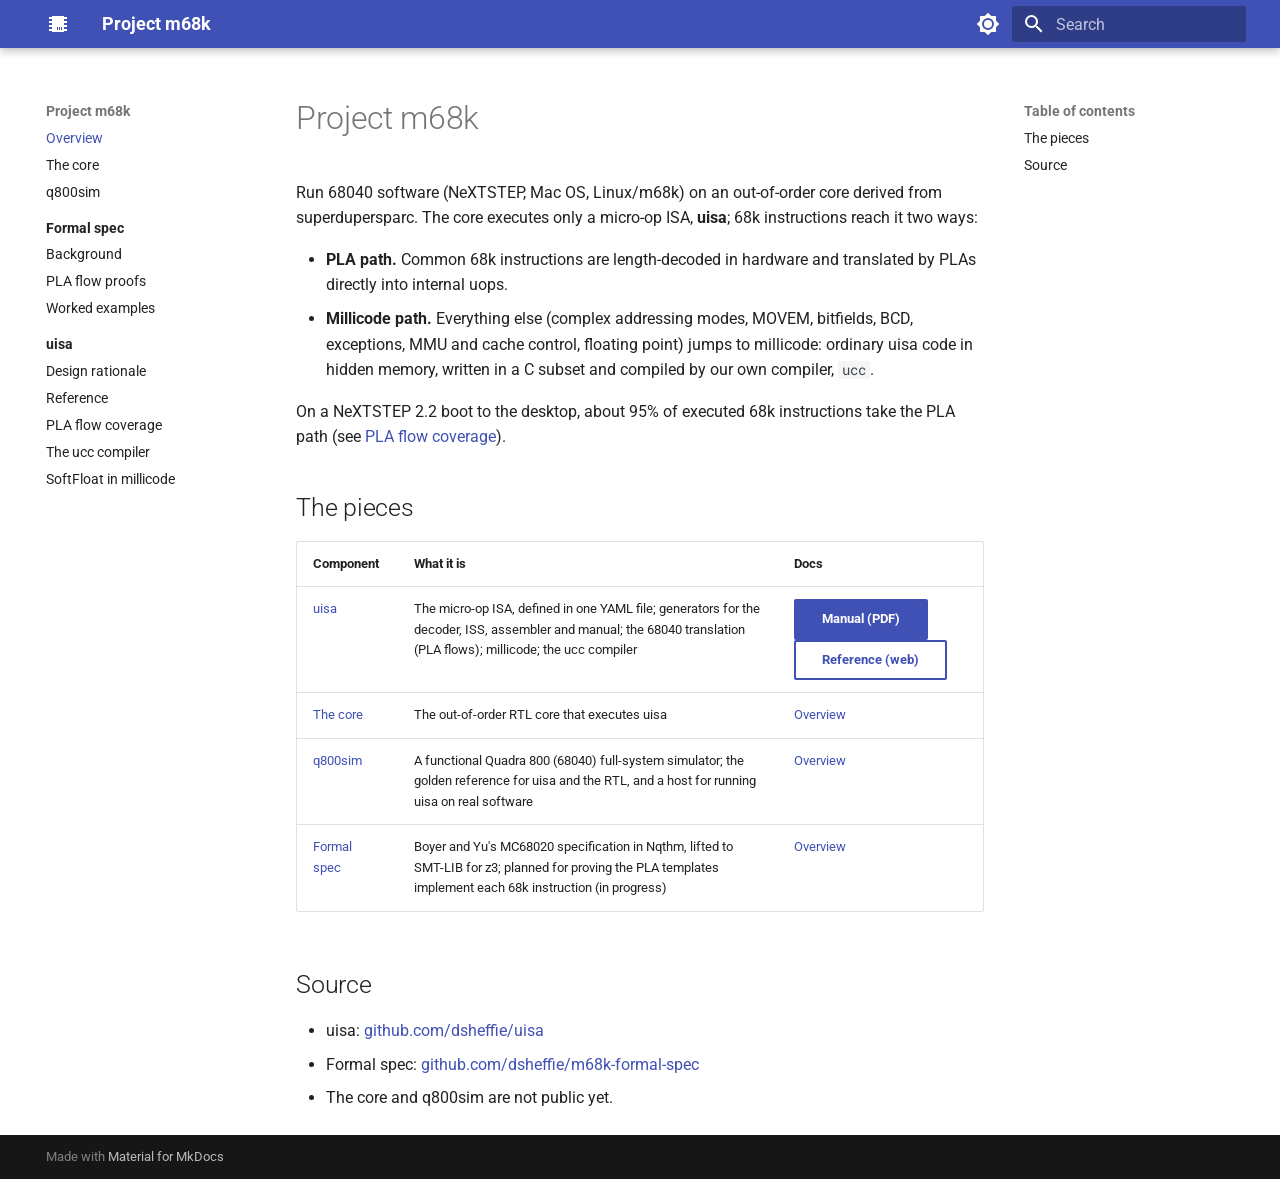
<file: index.html>
<!doctype html>
<html lang="en" class="no-js">
  <head>
    
      <meta charset="utf-8">
      <meta name="viewport" content="width=device-width,initial-scale=1">
      
        <meta name="description" content="A 68040 on an out-of-order core: the uisa micro-op ISA, its millicode and compiler, the core, and the q800sim reference simulator.">
      
      
      
        <link rel="canonical" href="https://dsheffie.github.io/m68k-project/">
      
      
      
        <link rel="next" href="core/">
      
      
        
      
      
      <link rel="icon" href="assets/images/favicon.png">
      <meta name="generator" content="mkdocs-1.6.1, mkdocs-material-9.8.2">
    
    
      
        <title>Project m68k</title>
      
    
    
      <link rel="stylesheet" href="assets/stylesheets/main.57a0d79d.min.css">
      
        
        <link rel="stylesheet" href="assets/stylesheets/palette.fb2fffe2.min.css">
      
      


    
    
      
    
    
      
        
        
        <link rel="preconnect" href="https://fonts.gstatic.com" crossorigin>
        <link rel="stylesheet" href="https://fonts.googleapis.com/css?family=Roboto:300,300i,400,400i,700,700i%7CRoboto+Mono:400,400i,700,700i&display=fallback">
        <style>:root{--md-text-font:"Roboto";--md-code-font:"Roboto Mono"}</style>
      
    
    
      <link rel="stylesheet" href="stylesheets/extra.css">
    
    <script>__md_scope=new URL(".",location),__md_hash=e=>[...e].reduce(((e,_)=>(e<<5)-e+_.charCodeAt(0)),0),__md_get=(e,_=localStorage,t=__md_scope)=>JSON.parse(_.getItem(t.pathname+"."+e)),__md_set=(e,_,t=localStorage,a=__md_scope)=>{try{t.setItem(a.pathname+"."+e,JSON.stringify(_))}catch(e){}}</script>
    
      

    
    
  </head>
  
  
    
    
      
    
    
    
    
    <body dir="ltr" data-md-color-scheme="default" data-md-color-primary="indigo" data-md-color-accent="amber">
  
    
    <input class="md-toggle" data-md-toggle="drawer" type="checkbox" id="__drawer" autocomplete="off">
    <input class="md-toggle" data-md-toggle="search" type="checkbox" id="__search" autocomplete="off">
    <label class="md-overlay" for="__drawer"></label>
    <div data-md-component="skip">
      
        
        <a href="#project-m68k" class="md-skip">
          Skip to content
        </a>
      
    </div>
    <div data-md-component="announce">
      
    </div>
    
    
      

  

<header class="md-header md-header--shadow" data-md-component="header">
  <nav class="md-header__inner md-grid" aria-label="Header">
    <a href="." title="Project m68k" class="md-header__button md-logo" aria-label="Project m68k" data-md-component="logo">
      
  
  <svg xmlns="http://www.w3.org/2000/svg" viewBox="0 0 24 24"><path d="M6 4h12v1h3v2h-3v2h3v2h-3v2h3v2h-3v2h3v2h-3v1H6v-1H3v-2h3v-2H3v-2h3v-2H3V9h3V7H3V5h3zm5 11v3h1v-3zm2 0v3h1v-3zm2 0v3h1v-3z"/></svg>

    </a>
    <label class="md-header__button md-icon" for="__drawer">
      
      <svg xmlns="http://www.w3.org/2000/svg" viewBox="0 0 24 24"><path d="M3 6h18v2H3zm0 5h18v2H3zm0 5h18v2H3z"/></svg>
    </label>
    <div class="md-header__title" data-md-component="header-title">
      <div class="md-header__ellipsis">
        <div class="md-header__topic">
          <span class="md-ellipsis">
            Project m68k
          </span>
        </div>
        <div class="md-header__topic" data-md-component="header-topic">
          <span class="md-ellipsis">
            
              Overview
            
          </span>
        </div>
      </div>
    </div>
    
      
        <form class="md-header__option" data-md-component="palette">
  
    
    
    
    <input class="md-option" data-md-color-media="" data-md-color-scheme="default" data-md-color-primary="indigo" data-md-color-accent="amber"  aria-label="Switch to dark mode"  type="radio" name="__palette" id="__palette_0">
    
      <label class="md-header__button md-icon" title="Switch to dark mode" for="__palette_1" hidden>
        <svg xmlns="http://www.w3.org/2000/svg" viewBox="0 0 24 24"><path d="M12 8a4 4 0 0 0-4 4 4 4 0 0 0 4 4 4 4 0 0 0 4-4 4 4 0 0 0-4-4m0 10a6 6 0 0 1-6-6 6 6 0 0 1 6-6 6 6 0 0 1 6 6 6 6 0 0 1-6 6m8-9.31V4h-4.69L12 .69 8.69 4H4v4.69L.69 12 4 15.31V20h4.69L12 23.31 15.31 20H20v-4.69L23.31 12z"/></svg>
      </label>
    
  
    
    
    
    <input class="md-option" data-md-color-media="" data-md-color-scheme="slate" data-md-color-primary="indigo" data-md-color-accent="amber"  aria-label="Switch to light mode"  type="radio" name="__palette" id="__palette_1">
    
      <label class="md-header__button md-icon" title="Switch to light mode" for="__palette_0" hidden>
        <svg xmlns="http://www.w3.org/2000/svg" viewBox="0 0 24 24"><path d="M12 18c-.89 0-1.74-.2-2.5-.55C11.56 16.5 13 14.42 13 12s-1.44-4.5-3.5-5.45C10.26 6.2 11.11 6 12 6a6 6 0 0 1 6 6 6 6 0 0 1-6 6m8-9.31V4h-4.69L12 .69 8.69 4H4v4.69L.69 12 4 15.31V20h4.69L12 23.31 15.31 20H20v-4.69L23.31 12z"/></svg>
      </label>
    
  
</form>
      
    
    
      <script>var palette=__md_get("__palette");if(palette&&palette.color){if("(prefers-color-scheme)"===palette.color.media){var media=matchMedia("(prefers-color-scheme: light)"),input=document.querySelector(media.matches?"[data-md-color-media='(prefers-color-scheme: light)']":"[data-md-color-media='(prefers-color-scheme: dark)']");palette.color.media=input.getAttribute("data-md-color-media"),palette.color.scheme=input.getAttribute("data-md-color-scheme"),palette.color.primary=input.getAttribute("data-md-color-primary"),palette.color.accent=input.getAttribute("data-md-color-accent")}for(var[key,value]of Object.entries(palette.color))document.body.setAttribute("data-md-color-"+key,value)}</script>
    
    
    
      
      
        <label class="md-header__button md-icon" for="__search">
          
          <svg xmlns="http://www.w3.org/2000/svg" viewBox="0 0 24 24"><path d="M9.5 3A6.5 6.5 0 0 1 16 9.5c0 1.61-.59 3.09-1.56 4.23l.27.27h.79l5 5-1.5 1.5-5-5v-.79l-.27-.27A6.52 6.52 0 0 1 9.5 16 6.5 6.5 0 0 1 3 9.5 6.5 6.5 0 0 1 9.5 3m0 2C7 5 5 7 5 9.5S7 14 9.5 14 14 12 14 9.5 12 5 9.5 5"/></svg>
        </label>
        <div class="md-search" data-md-component="search" role="dialog">
  <label class="md-search__overlay" for="__search"></label>
  <div class="md-search__inner" role="search">
    <form class="md-search__form" name="search">
      <input type="text" class="md-search__input" name="query" aria-label="Search" placeholder="Search" autocapitalize="off" autocorrect="off" autocomplete="off" spellcheck="false" data-md-component="search-query" required>
      <label class="md-search__icon md-icon" for="__search">
        
        <svg xmlns="http://www.w3.org/2000/svg" viewBox="0 0 24 24"><path d="M9.5 3A6.5 6.5 0 0 1 16 9.5c0 1.61-.59 3.09-1.56 4.23l.27.27h.79l5 5-1.5 1.5-5-5v-.79l-.27-.27A6.52 6.52 0 0 1 9.5 16 6.5 6.5 0 0 1 3 9.5 6.5 6.5 0 0 1 9.5 3m0 2C7 5 5 7 5 9.5S7 14 9.5 14 14 12 14 9.5 12 5 9.5 5"/></svg>
        
        <svg xmlns="http://www.w3.org/2000/svg" viewBox="0 0 24 24"><path d="M20 11v2H8l5.5 5.5-1.42 1.42L4.16 12l7.92-7.92L13.5 5.5 8 11z"/></svg>
      </label>
      <nav class="md-search__options" aria-label="Search">
        
        <button type="reset" class="md-search__icon md-icon" title="Clear" aria-label="Clear" tabindex="-1">
          
          <svg xmlns="http://www.w3.org/2000/svg" viewBox="0 0 24 24"><path d="M19 6.41 17.59 5 12 10.59 6.41 5 5 6.41 10.59 12 5 17.59 6.41 19 12 13.41 17.59 19 19 17.59 13.41 12z"/></svg>
        </button>
      </nav>
      
    </form>
    <div class="md-search__output">
      <div class="md-search__scrollwrap" tabindex="0" data-md-scrollfix>
        <div class="md-search-result" data-md-component="search-result">
          <div class="md-search-result__meta">
            Initializing search
          </div>
          <ol class="md-search-result__list" role="presentation"></ol>
        </div>
      </div>
    </div>
  </div>
</div>
      
    
    
  </nav>
  
</header>
    
    <div class="md-container" data-md-component="container">
      
      
        
          
        
      
      <main class="md-main" data-md-component="main">
        <div class="md-main__inner md-grid">
          
            
              
              <div class="md-sidebar md-sidebar--primary" data-md-component="sidebar" data-md-type="navigation" >
                <div class="md-sidebar__scrollwrap">
                  <div class="md-sidebar__inner">
                    



<nav class="md-nav md-nav--primary" aria-label="Navigation" data-md-level="0">
  <label class="md-nav__title" for="__drawer">
    <a href="." title="Project m68k" class="md-nav__button md-logo" aria-label="Project m68k" data-md-component="logo">
      
  
  <svg xmlns="http://www.w3.org/2000/svg" viewBox="0 0 24 24"><path d="M6 4h12v1h3v2h-3v2h3v2h-3v2h3v2h-3v2h3v2h-3v1H6v-1H3v-2h3v-2H3v-2h3v-2H3V9h3V7H3V5h3zm5 11v3h1v-3zm2 0v3h1v-3zm2 0v3h1v-3z"/></svg>

    </a>
    Project m68k
  </label>
  
  <ul class="md-nav__list" data-md-scrollfix>
    
      
      
  
  
    
  
  
  
    <li class="md-nav__item md-nav__item--active">
      
      <input class="md-nav__toggle md-toggle" type="checkbox" id="__toc">
      
      
        
      
      
        <label class="md-nav__link md-nav__link--active" for="__toc">
          
  
  
  <span class="md-ellipsis">
    
  
    Overview
  

    
  </span>
  
  

          <span class="md-nav__icon md-icon"></span>
        </label>
      
      <a href="." class="md-nav__link md-nav__link--active">
        
  
  
  <span class="md-ellipsis">
    
  
    Overview
  

    
  </span>
  
  

      </a>
      
        

<nav class="md-nav md-nav--secondary" aria-label="Table of contents">
  
  
  
    
  
  
    <label class="md-nav__title" for="__toc">
      <span class="md-nav__icon md-icon"></span>
      Table of contents
    </label>
    <ul class="md-nav__list" data-md-component="toc" data-md-scrollfix>
      
        <li class="md-nav__item">
  <a href="#the-pieces" class="md-nav__link">
    <span class="md-ellipsis">
      
        The pieces
      
    </span>
  </a>
  
</li>
      
        <li class="md-nav__item">
  <a href="#source" class="md-nav__link">
    <span class="md-ellipsis">
      
        Source
      
    </span>
  </a>
  
</li>
      
    </ul>
  
</nav>
      
    </li>
  

    
      
      
  
  
  
  
    <li class="md-nav__item">
      <a href="core/" class="md-nav__link">
        
  
  
  <span class="md-ellipsis">
    
  
    The core
  

    
  </span>
  
  

      </a>
    </li>
  

    
      
      
  
  
  
  
    <li class="md-nav__item">
      <a href="q800sim/" class="md-nav__link">
        
  
  
  <span class="md-ellipsis">
    
  
    q800sim
  

    
  </span>
  
  

      </a>
    </li>
  

    
      
      
  
  
  
  
    
    
      
        
          
        
      
        
      
        
      
        
      
    
    
    
      
        
        
      
    
    
    <li class="md-nav__item md-nav__item--section md-nav__item--nested">
      
        
        
        <input class="md-nav__toggle md-toggle " type="checkbox" id="__nav_4" >
        
          
          <div class="md-nav__link md-nav__container">
            <a href="formal-spec/" class="md-nav__link ">
              
  
  
  <span class="md-ellipsis">
    
  
    Formal spec
  

    
  </span>
  
  

            </a>
            
              
              <label class="md-nav__link " for="__nav_4" id="__nav_4_label" tabindex="">
                <span class="md-nav__icon md-icon"></span>
              </label>
            
          </div>
        
        <nav class="md-nav" data-md-level="1" aria-labelledby="__nav_4_label" aria-expanded="false">
          <label class="md-nav__title" for="__nav_4">
            <span class="md-nav__icon md-icon"></span>
            
  
    Formal spec
  

          </label>
          <ul class="md-nav__list" data-md-scrollfix>
            
              
            
              
                
  
  
  
  
    <li class="md-nav__item">
      <a href="formal-spec/background/" class="md-nav__link">
        
  
  
  <span class="md-ellipsis">
    
  
    Background
  

    
  </span>
  
  

      </a>
    </li>
  

              
            
              
                
  
  
  
  
    <li class="md-nav__item">
      <a href="formal-spec/pla/" class="md-nav__link">
        
  
  
  <span class="md-ellipsis">
    
  
    PLA flow proofs
  

    
  </span>
  
  

      </a>
    </li>
  

              
            
              
                
  
  
  
  
    <li class="md-nav__item">
      <a href="formal-spec/examples/" class="md-nav__link">
        
  
  
  <span class="md-ellipsis">
    
  
    Worked examples
  

    
  </span>
  
  

      </a>
    </li>
  

              
            
          </ul>
        </nav>
      
    </li>
  

    
      
      
  
  
  
  
    
    
      
        
          
        
      
        
      
        
      
        
      
        
      
        
      
    
    
    
      
        
        
      
    
    
    <li class="md-nav__item md-nav__item--section md-nav__item--nested">
      
        
        
        <input class="md-nav__toggle md-toggle " type="checkbox" id="__nav_5" >
        
          
          <div class="md-nav__link md-nav__container">
            <a href="uisa/" class="md-nav__link ">
              
  
  
  <span class="md-ellipsis">
    
  
    uisa
  

    
  </span>
  
  

            </a>
            
              
              <label class="md-nav__link " for="__nav_5" id="__nav_5_label" tabindex="">
                <span class="md-nav__icon md-icon"></span>
              </label>
            
          </div>
        
        <nav class="md-nav" data-md-level="1" aria-labelledby="__nav_5_label" aria-expanded="false">
          <label class="md-nav__title" for="__nav_5">
            <span class="md-nav__icon md-icon"></span>
            
  
    uisa
  

          </label>
          <ul class="md-nav__list" data-md-scrollfix>
            
              
            
              
                
  
  
  
  
    <li class="md-nav__item">
      <a href="uisa/rationale/" class="md-nav__link">
        
  
  
  <span class="md-ellipsis">
    
  
    Design rationale
  

    
  </span>
  
  

      </a>
    </li>
  

              
            
              
                
  
  
  
  
    <li class="md-nav__item">
      <a href="uisa/reference/" class="md-nav__link">
        
  
  
  <span class="md-ellipsis">
    
  
    Reference
  

    
  </span>
  
  

      </a>
    </li>
  

              
            
              
                
  
  
  
  
    <li class="md-nav__item">
      <a href="uisa/flows/" class="md-nav__link">
        
  
  
  <span class="md-ellipsis">
    
  
    PLA flow coverage
  

    
  </span>
  
  

      </a>
    </li>
  

              
            
              
                
  
  
  
  
    <li class="md-nav__item">
      <a href="uisa/ucc/" class="md-nav__link">
        
  
  
  <span class="md-ellipsis">
    
  
    The ucc compiler
  

    
  </span>
  
  

      </a>
    </li>
  

              
            
              
                
  
  
  
  
    <li class="md-nav__item">
      <a href="uisa/softfloat/" class="md-nav__link">
        
  
  
  <span class="md-ellipsis">
    
  
    SoftFloat in millicode
  

    
  </span>
  
  

      </a>
    </li>
  

              
            
          </ul>
        </nav>
      
    </li>
  

    
  </ul>
</nav>
                  </div>
                </div>
              </div>
            
            
              
              <div class="md-sidebar md-sidebar--secondary" data-md-component="sidebar" data-md-type="toc" >
                <div class="md-sidebar__scrollwrap">
                  <div class="md-sidebar__inner">
                    

<nav class="md-nav md-nav--secondary" aria-label="Table of contents">
  
  
  
    
  
  
    <label class="md-nav__title" for="__toc">
      <span class="md-nav__icon md-icon"></span>
      Table of contents
    </label>
    <ul class="md-nav__list" data-md-component="toc" data-md-scrollfix>
      
        <li class="md-nav__item">
  <a href="#the-pieces" class="md-nav__link">
    <span class="md-ellipsis">
      
        The pieces
      
    </span>
  </a>
  
</li>
      
        <li class="md-nav__item">
  <a href="#source" class="md-nav__link">
    <span class="md-ellipsis">
      
        Source
      
    </span>
  </a>
  
</li>
      
    </ul>
  
</nav>
                  </div>
                </div>
              </div>
            
          
          
            <div class="md-content" data-md-component="content">
              
              <article class="md-content__inner md-typeset">
                
                  



<h1 id="project-m68k">Project m68k<a class="headerlink" href="#project-m68k" title="Permanent link">&para;</a></h1>
<p>Run 68040 software (NeXTSTEP, Mac OS, Linux/m68k) on an out-of-order core
derived from superdupersparc. The core executes only a micro-op ISA, <strong>uisa</strong>;
68k instructions reach it two ways:</p>
<ul>
<li><strong>PLA path.</strong> Common 68k instructions are length-decoded in hardware and
  translated by PLAs directly into internal uops.</li>
<li><strong>Millicode path.</strong> Everything else (complex addressing modes, MOVEM,
  bitfields, BCD, exceptions, MMU and cache control, floating point) jumps to
  millicode: ordinary uisa code in hidden memory, written in a C subset and
  compiled by our own compiler, <code>ucc</code>.</li>
</ul>
<p>On a NeXTSTEP 2.2 boot to the desktop, about 95% of executed 68k instructions
take the PLA path (see <a href="uisa/flows/">PLA flow coverage</a>).</p>
<h2 id="the-pieces">The pieces<a class="headerlink" href="#the-pieces" title="Permanent link">&para;</a></h2>
<table>
<thead>
<tr>
<th>Component</th>
<th>What it is</th>
<th>Docs</th>
</tr>
</thead>
<tbody>
<tr>
<td><a href="uisa/">uisa</a></td>
<td>The micro-op ISA, defined in one YAML file; generators for the decoder, ISS, assembler and manual; the 68040 translation (PLA flows); millicode; the ucc compiler</td>
<td><a class="md-button md-button--primary" href="uisa/uisa.pdf">Manual (PDF)</a> <a class="md-button" href="uisa/reference/">Reference (web)</a></td>
</tr>
<tr>
<td><a href="core/">The core</a></td>
<td>The out-of-order RTL core that executes uisa</td>
<td><a href="core/">Overview</a></td>
</tr>
<tr>
<td><a href="q800sim/">q800sim</a></td>
<td>A functional Quadra 800 (68040) full-system simulator; the golden reference for uisa and the RTL, and a host for running uisa on real software</td>
<td><a href="q800sim/">Overview</a></td>
</tr>
<tr>
<td><a href="formal-spec/">Formal spec</a></td>
<td>Boyer and Yu's MC68020 specification in Nqthm, lifted to SMT-LIB for z3; planned for proving the PLA templates implement each 68k instruction (in progress)</td>
<td><a href="formal-spec/">Overview</a></td>
</tr>
</tbody>
</table>
<h2 id="source">Source<a class="headerlink" href="#source" title="Permanent link">&para;</a></h2>
<ul>
<li>uisa: <a href="https://github.com/dsheffie/uisa">github.com/dsheffie/uisa</a></li>
<li>Formal spec: <a href="https://github.com/dsheffie/m68k-formal-spec">github.com/dsheffie/m68k-formal-spec</a></li>
<li>The core and q800sim are not public yet.</li>
</ul>












                
              </article>
            </div>
          
          
<script>var target=document.getElementById(location.hash.slice(1));target&&target.name&&(target.checked=target.name.startsWith("__tabbed_"))</script>
        </div>
        
          <button type="button" class="md-top md-icon" data-md-component="top" hidden>
  
  <svg xmlns="http://www.w3.org/2000/svg" viewBox="0 0 24 24"><path d="M13 20h-2V8l-5.5 5.5-1.42-1.42L12 4.16l7.92 7.92-1.42 1.42L13 8z"/></svg>
  Back to top
</button>
        
      </main>
      
        <footer class="md-footer">
  
  <div class="md-footer-meta md-typeset">
    <div class="md-footer-meta__inner md-grid">
      <div class="md-copyright">
  
  
    Made with
    <a href="https://squidfunk.github.io/mkdocs-material/" target="_blank" rel="noopener">
      Material for MkDocs
    </a>
  
</div>
      
    </div>
  </div>
</footer>
      
    </div>
    <div class="md-dialog" data-md-component="dialog">
      <div class="md-dialog__inner md-typeset"></div>
    </div>
    
    
    
      
      
      <script id="__config" type="application/json">{"annotate": null, "base": ".", "features": ["navigation.sections", "navigation.top", "navigation.indexes", "navigation.tracking", "toc.follow", "content.code.copy"], "search": "assets/javascripts/workers/search.a7633da7.min.js", "tags": null, "translations": {"clipboard.copied": "Copied to clipboard", "clipboard.copy": "Copy to clipboard", "search.result.more.one": "1 more on this page", "search.result.more.other": "# more on this page", "search.result.none": "No matching documents", "search.result.one": "1 matching document", "search.result.other": "# matching documents", "search.result.placeholder": "Type to start searching", "search.result.term.missing": "Missing", "select.version": "Select version"}, "version": null}</script>
    
    
      <script src="assets/javascripts/bundle.a5f9d56c.min.js"></script>
      
    
  </body>
</html>
</file>
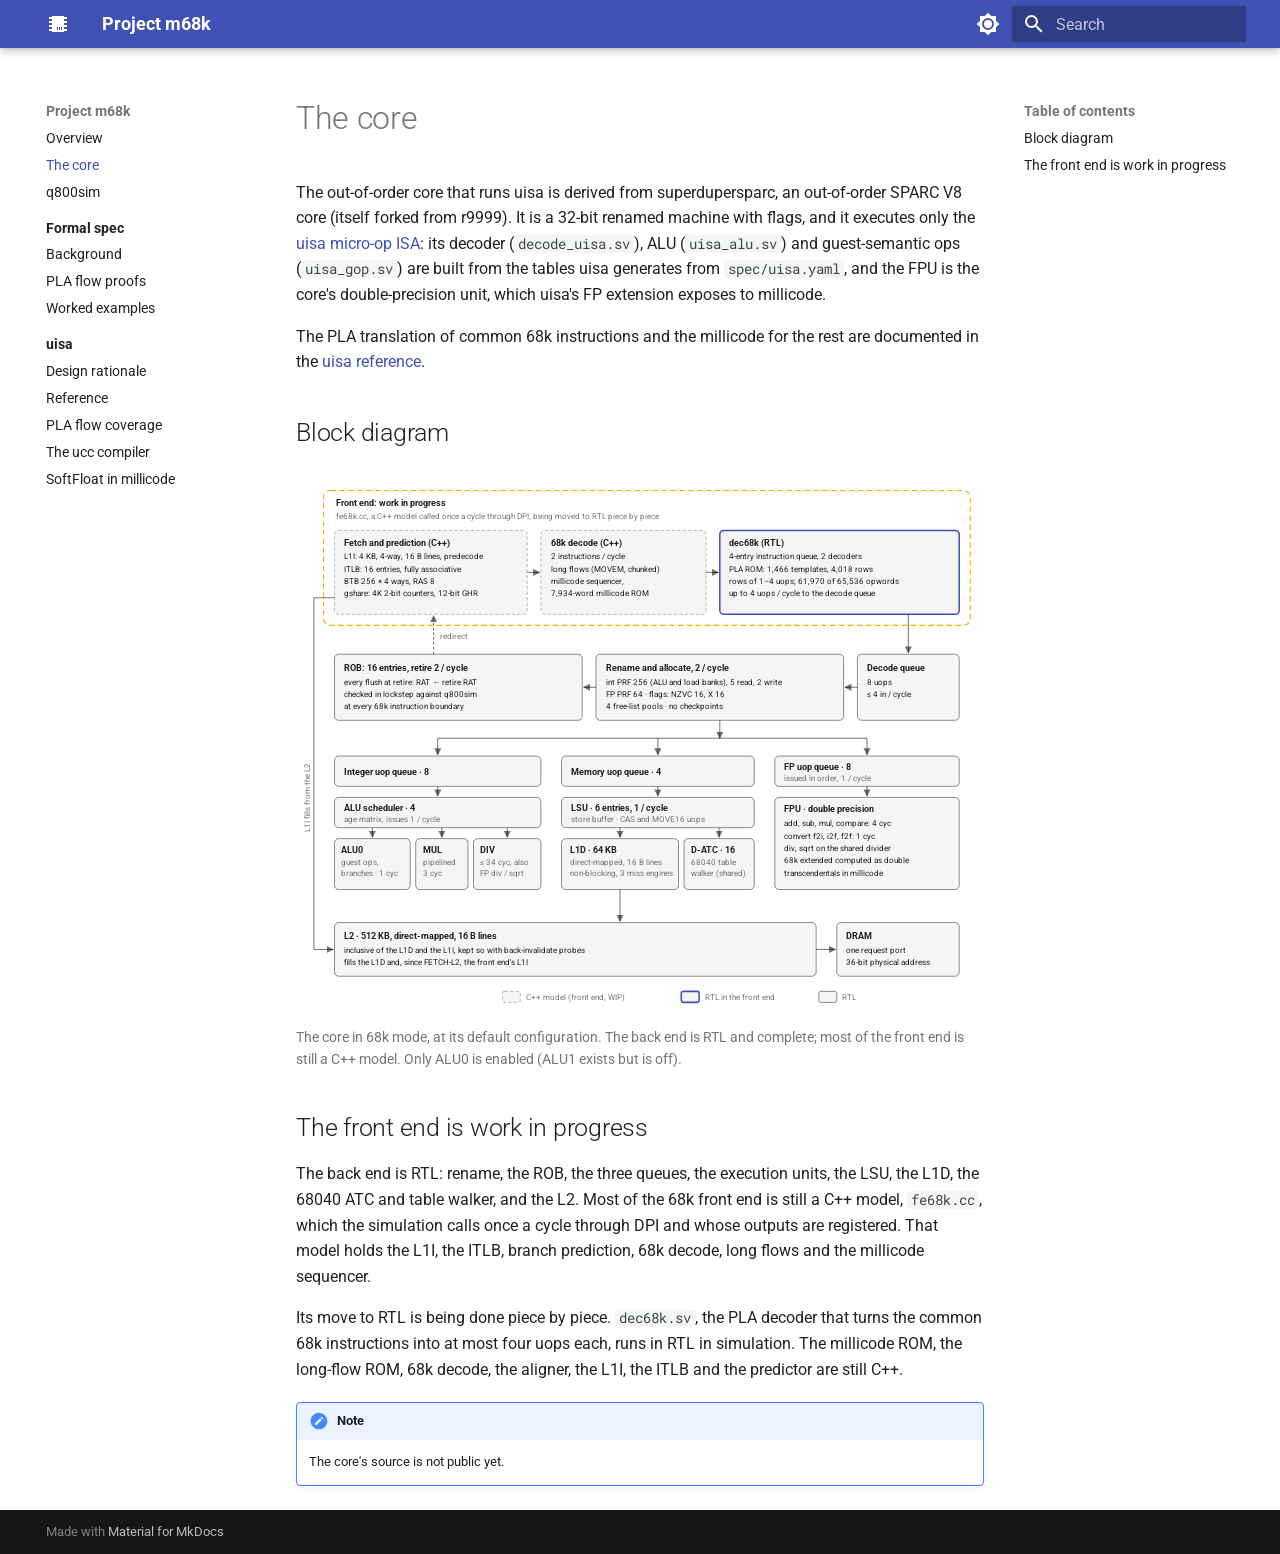
<file: core/index.html>
<!doctype html>
<html lang="en" class="no-js">
  <head>
    
      <meta charset="utf-8">
      <meta name="viewport" content="width=device-width,initial-scale=1">
      
        <meta name="description" content="A 68040 on an out-of-order core: the uisa micro-op ISA, its millicode and compiler, the core, and the q800sim reference simulator.">
      
      
      
        <link rel="canonical" href="https://dsheffie.github.io/m68k-project/core/">
      
      
        <link rel="prev" href="..">
      
      
        <link rel="next" href="../q800sim/">
      
      
        
      
      
      <link rel="icon" href="../assets/images/favicon.png">
      <meta name="generator" content="mkdocs-1.6.1, mkdocs-material-9.8.2">
    
    
      
        <title>The core - Project m68k</title>
      
    
    
      <link rel="stylesheet" href="../assets/stylesheets/main.57a0d79d.min.css">
      
        
        <link rel="stylesheet" href="../assets/stylesheets/palette.fb2fffe2.min.css">
      
      


    
    
      
    
    
      
        
        
        <link rel="preconnect" href="https://fonts.gstatic.com" crossorigin>
        <link rel="stylesheet" href="https://fonts.googleapis.com/css?family=Roboto:300,300i,400,400i,700,700i%7CRoboto+Mono:400,400i,700,700i&display=fallback">
        <style>:root{--md-text-font:"Roboto";--md-code-font:"Roboto Mono"}</style>
      
    
    
      <link rel="stylesheet" href="../stylesheets/extra.css">
    
    <script>__md_scope=new URL("..",location),__md_hash=e=>[...e].reduce(((e,_)=>(e<<5)-e+_.charCodeAt(0)),0),__md_get=(e,_=localStorage,t=__md_scope)=>JSON.parse(_.getItem(t.pathname+"."+e)),__md_set=(e,_,t=localStorage,a=__md_scope)=>{try{t.setItem(a.pathname+"."+e,JSON.stringify(_))}catch(e){}}</script>
    
      

    
    
  </head>
  
  
    
    
      
    
    
    
    
    <body dir="ltr" data-md-color-scheme="default" data-md-color-primary="indigo" data-md-color-accent="amber">
  
    
    <input class="md-toggle" data-md-toggle="drawer" type="checkbox" id="__drawer" autocomplete="off">
    <input class="md-toggle" data-md-toggle="search" type="checkbox" id="__search" autocomplete="off">
    <label class="md-overlay" for="__drawer"></label>
    <div data-md-component="skip">
      
        
        <a href="#the-core" class="md-skip">
          Skip to content
        </a>
      
    </div>
    <div data-md-component="announce">
      
    </div>
    
    
      

  

<header class="md-header md-header--shadow" data-md-component="header">
  <nav class="md-header__inner md-grid" aria-label="Header">
    <a href=".." title="Project m68k" class="md-header__button md-logo" aria-label="Project m68k" data-md-component="logo">
      
  
  <svg xmlns="http://www.w3.org/2000/svg" viewBox="0 0 24 24"><path d="M6 4h12v1h3v2h-3v2h3v2h-3v2h3v2h-3v2h3v2h-3v1H6v-1H3v-2h3v-2H3v-2h3v-2H3V9h3V7H3V5h3zm5 11v3h1v-3zm2 0v3h1v-3zm2 0v3h1v-3z"/></svg>

    </a>
    <label class="md-header__button md-icon" for="__drawer">
      
      <svg xmlns="http://www.w3.org/2000/svg" viewBox="0 0 24 24"><path d="M3 6h18v2H3zm0 5h18v2H3zm0 5h18v2H3z"/></svg>
    </label>
    <div class="md-header__title" data-md-component="header-title">
      <div class="md-header__ellipsis">
        <div class="md-header__topic">
          <span class="md-ellipsis">
            Project m68k
          </span>
        </div>
        <div class="md-header__topic" data-md-component="header-topic">
          <span class="md-ellipsis">
            
              The core
            
          </span>
        </div>
      </div>
    </div>
    
      
        <form class="md-header__option" data-md-component="palette">
  
    
    
    
    <input class="md-option" data-md-color-media="" data-md-color-scheme="default" data-md-color-primary="indigo" data-md-color-accent="amber"  aria-label="Switch to dark mode"  type="radio" name="__palette" id="__palette_0">
    
      <label class="md-header__button md-icon" title="Switch to dark mode" for="__palette_1" hidden>
        <svg xmlns="http://www.w3.org/2000/svg" viewBox="0 0 24 24"><path d="M12 8a4 4 0 0 0-4 4 4 4 0 0 0 4 4 4 4 0 0 0 4-4 4 4 0 0 0-4-4m0 10a6 6 0 0 1-6-6 6 6 0 0 1 6-6 6 6 0 0 1 6 6 6 6 0 0 1-6 6m8-9.31V4h-4.69L12 .69 8.69 4H4v4.69L.69 12 4 15.31V20h4.69L12 23.31 15.31 20H20v-4.69L23.31 12z"/></svg>
      </label>
    
  
    
    
    
    <input class="md-option" data-md-color-media="" data-md-color-scheme="slate" data-md-color-primary="indigo" data-md-color-accent="amber"  aria-label="Switch to light mode"  type="radio" name="__palette" id="__palette_1">
    
      <label class="md-header__button md-icon" title="Switch to light mode" for="__palette_0" hidden>
        <svg xmlns="http://www.w3.org/2000/svg" viewBox="0 0 24 24"><path d="M12 18c-.89 0-1.74-.2-2.5-.55C11.56 16.5 13 14.42 13 12s-1.44-4.5-3.5-5.45C10.26 6.2 11.11 6 12 6a6 6 0 0 1 6 6 6 6 0 0 1-6 6m8-9.31V4h-4.69L12 .69 8.69 4H4v4.69L.69 12 4 15.31V20h4.69L12 23.31 15.31 20H20v-4.69L23.31 12z"/></svg>
      </label>
    
  
</form>
      
    
    
      <script>var palette=__md_get("__palette");if(palette&&palette.color){if("(prefers-color-scheme)"===palette.color.media){var media=matchMedia("(prefers-color-scheme: light)"),input=document.querySelector(media.matches?"[data-md-color-media='(prefers-color-scheme: light)']":"[data-md-color-media='(prefers-color-scheme: dark)']");palette.color.media=input.getAttribute("data-md-color-media"),palette.color.scheme=input.getAttribute("data-md-color-scheme"),palette.color.primary=input.getAttribute("data-md-color-primary"),palette.color.accent=input.getAttribute("data-md-color-accent")}for(var[key,value]of Object.entries(palette.color))document.body.setAttribute("data-md-color-"+key,value)}</script>
    
    
    
      
      
        <label class="md-header__button md-icon" for="__search">
          
          <svg xmlns="http://www.w3.org/2000/svg" viewBox="0 0 24 24"><path d="M9.5 3A6.5 6.5 0 0 1 16 9.5c0 1.61-.59 3.09-1.56 4.23l.27.27h.79l5 5-1.5 1.5-5-5v-.79l-.27-.27A6.52 6.52 0 0 1 9.5 16 6.5 6.5 0 0 1 3 9.5 6.5 6.5 0 0 1 9.5 3m0 2C7 5 5 7 5 9.5S7 14 9.5 14 14 12 14 9.5 12 5 9.5 5"/></svg>
        </label>
        <div class="md-search" data-md-component="search" role="dialog">
  <label class="md-search__overlay" for="__search"></label>
  <div class="md-search__inner" role="search">
    <form class="md-search__form" name="search">
      <input type="text" class="md-search__input" name="query" aria-label="Search" placeholder="Search" autocapitalize="off" autocorrect="off" autocomplete="off" spellcheck="false" data-md-component="search-query" required>
      <label class="md-search__icon md-icon" for="__search">
        
        <svg xmlns="http://www.w3.org/2000/svg" viewBox="0 0 24 24"><path d="M9.5 3A6.5 6.5 0 0 1 16 9.5c0 1.61-.59 3.09-1.56 4.23l.27.27h.79l5 5-1.5 1.5-5-5v-.79l-.27-.27A6.52 6.52 0 0 1 9.5 16 6.5 6.5 0 0 1 3 9.5 6.5 6.5 0 0 1 9.5 3m0 2C7 5 5 7 5 9.5S7 14 9.5 14 14 12 14 9.5 12 5 9.5 5"/></svg>
        
        <svg xmlns="http://www.w3.org/2000/svg" viewBox="0 0 24 24"><path d="M20 11v2H8l5.5 5.5-1.42 1.42L4.16 12l7.92-7.92L13.5 5.5 8 11z"/></svg>
      </label>
      <nav class="md-search__options" aria-label="Search">
        
        <button type="reset" class="md-search__icon md-icon" title="Clear" aria-label="Clear" tabindex="-1">
          
          <svg xmlns="http://www.w3.org/2000/svg" viewBox="0 0 24 24"><path d="M19 6.41 17.59 5 12 10.59 6.41 5 5 6.41 10.59 12 5 17.59 6.41 19 12 13.41 17.59 19 19 17.59 13.41 12z"/></svg>
        </button>
      </nav>
      
    </form>
    <div class="md-search__output">
      <div class="md-search__scrollwrap" tabindex="0" data-md-scrollfix>
        <div class="md-search-result" data-md-component="search-result">
          <div class="md-search-result__meta">
            Initializing search
          </div>
          <ol class="md-search-result__list" role="presentation"></ol>
        </div>
      </div>
    </div>
  </div>
</div>
      
    
    
  </nav>
  
</header>
    
    <div class="md-container" data-md-component="container">
      
      
        
          
        
      
      <main class="md-main" data-md-component="main">
        <div class="md-main__inner md-grid">
          
            
              
              <div class="md-sidebar md-sidebar--primary" data-md-component="sidebar" data-md-type="navigation" >
                <div class="md-sidebar__scrollwrap">
                  <div class="md-sidebar__inner">
                    



<nav class="md-nav md-nav--primary" aria-label="Navigation" data-md-level="0">
  <label class="md-nav__title" for="__drawer">
    <a href=".." title="Project m68k" class="md-nav__button md-logo" aria-label="Project m68k" data-md-component="logo">
      
  
  <svg xmlns="http://www.w3.org/2000/svg" viewBox="0 0 24 24"><path d="M6 4h12v1h3v2h-3v2h3v2h-3v2h3v2h-3v2h3v2h-3v1H6v-1H3v-2h3v-2H3v-2h3v-2H3V9h3V7H3V5h3zm5 11v3h1v-3zm2 0v3h1v-3zm2 0v3h1v-3z"/></svg>

    </a>
    Project m68k
  </label>
  
  <ul class="md-nav__list" data-md-scrollfix>
    
      
      
  
  
  
  
    <li class="md-nav__item">
      <a href=".." class="md-nav__link">
        
  
  
  <span class="md-ellipsis">
    
  
    Overview
  

    
  </span>
  
  

      </a>
    </li>
  

    
      
      
  
  
    
  
  
  
    <li class="md-nav__item md-nav__item--active">
      
      <input class="md-nav__toggle md-toggle" type="checkbox" id="__toc">
      
      
        
      
      
        <label class="md-nav__link md-nav__link--active" for="__toc">
          
  
  
  <span class="md-ellipsis">
    
  
    The core
  

    
  </span>
  
  

          <span class="md-nav__icon md-icon"></span>
        </label>
      
      <a href="./" class="md-nav__link md-nav__link--active">
        
  
  
  <span class="md-ellipsis">
    
  
    The core
  

    
  </span>
  
  

      </a>
      
        

<nav class="md-nav md-nav--secondary" aria-label="Table of contents">
  
  
  
    
  
  
    <label class="md-nav__title" for="__toc">
      <span class="md-nav__icon md-icon"></span>
      Table of contents
    </label>
    <ul class="md-nav__list" data-md-component="toc" data-md-scrollfix>
      
        <li class="md-nav__item">
  <a href="#block-diagram" class="md-nav__link">
    <span class="md-ellipsis">
      
        Block diagram
      
    </span>
  </a>
  
</li>
      
        <li class="md-nav__item">
  <a href="#the-front-end-is-work-in-progress" class="md-nav__link">
    <span class="md-ellipsis">
      
        The front end is work in progress
      
    </span>
  </a>
  
</li>
      
    </ul>
  
</nav>
      
    </li>
  

    
      
      
  
  
  
  
    <li class="md-nav__item">
      <a href="../q800sim/" class="md-nav__link">
        
  
  
  <span class="md-ellipsis">
    
  
    q800sim
  

    
  </span>
  
  

      </a>
    </li>
  

    
      
      
  
  
  
  
    
    
      
        
          
        
      
        
      
        
      
        
      
    
    
    
      
        
        
      
    
    
    <li class="md-nav__item md-nav__item--section md-nav__item--nested">
      
        
        
        <input class="md-nav__toggle md-toggle " type="checkbox" id="__nav_4" >
        
          
          <div class="md-nav__link md-nav__container">
            <a href="../formal-spec/" class="md-nav__link ">
              
  
  
  <span class="md-ellipsis">
    
  
    Formal spec
  

    
  </span>
  
  

            </a>
            
              
              <label class="md-nav__link " for="__nav_4" id="__nav_4_label" tabindex="">
                <span class="md-nav__icon md-icon"></span>
              </label>
            
          </div>
        
        <nav class="md-nav" data-md-level="1" aria-labelledby="__nav_4_label" aria-expanded="false">
          <label class="md-nav__title" for="__nav_4">
            <span class="md-nav__icon md-icon"></span>
            
  
    Formal spec
  

          </label>
          <ul class="md-nav__list" data-md-scrollfix>
            
              
            
              
                
  
  
  
  
    <li class="md-nav__item">
      <a href="../formal-spec/background/" class="md-nav__link">
        
  
  
  <span class="md-ellipsis">
    
  
    Background
  

    
  </span>
  
  

      </a>
    </li>
  

              
            
              
                
  
  
  
  
    <li class="md-nav__item">
      <a href="../formal-spec/pla/" class="md-nav__link">
        
  
  
  <span class="md-ellipsis">
    
  
    PLA flow proofs
  

    
  </span>
  
  

      </a>
    </li>
  

              
            
              
                
  
  
  
  
    <li class="md-nav__item">
      <a href="../formal-spec/examples/" class="md-nav__link">
        
  
  
  <span class="md-ellipsis">
    
  
    Worked examples
  

    
  </span>
  
  

      </a>
    </li>
  

              
            
          </ul>
        </nav>
      
    </li>
  

    
      
      
  
  
  
  
    
    
      
        
          
        
      
        
      
        
      
        
      
        
      
        
      
    
    
    
      
        
        
      
    
    
    <li class="md-nav__item md-nav__item--section md-nav__item--nested">
      
        
        
        <input class="md-nav__toggle md-toggle " type="checkbox" id="__nav_5" >
        
          
          <div class="md-nav__link md-nav__container">
            <a href="../uisa/" class="md-nav__link ">
              
  
  
  <span class="md-ellipsis">
    
  
    uisa
  

    
  </span>
  
  

            </a>
            
              
              <label class="md-nav__link " for="__nav_5" id="__nav_5_label" tabindex="">
                <span class="md-nav__icon md-icon"></span>
              </label>
            
          </div>
        
        <nav class="md-nav" data-md-level="1" aria-labelledby="__nav_5_label" aria-expanded="false">
          <label class="md-nav__title" for="__nav_5">
            <span class="md-nav__icon md-icon"></span>
            
  
    uisa
  

          </label>
          <ul class="md-nav__list" data-md-scrollfix>
            
              
            
              
                
  
  
  
  
    <li class="md-nav__item">
      <a href="../uisa/rationale/" class="md-nav__link">
        
  
  
  <span class="md-ellipsis">
    
  
    Design rationale
  

    
  </span>
  
  

      </a>
    </li>
  

              
            
              
                
  
  
  
  
    <li class="md-nav__item">
      <a href="../uisa/reference/" class="md-nav__link">
        
  
  
  <span class="md-ellipsis">
    
  
    Reference
  

    
  </span>
  
  

      </a>
    </li>
  

              
            
              
                
  
  
  
  
    <li class="md-nav__item">
      <a href="../uisa/flows/" class="md-nav__link">
        
  
  
  <span class="md-ellipsis">
    
  
    PLA flow coverage
  

    
  </span>
  
  

      </a>
    </li>
  

              
            
              
                
  
  
  
  
    <li class="md-nav__item">
      <a href="../uisa/ucc/" class="md-nav__link">
        
  
  
  <span class="md-ellipsis">
    
  
    The ucc compiler
  

    
  </span>
  
  

      </a>
    </li>
  

              
            
              
                
  
  
  
  
    <li class="md-nav__item">
      <a href="../uisa/softfloat/" class="md-nav__link">
        
  
  
  <span class="md-ellipsis">
    
  
    SoftFloat in millicode
  

    
  </span>
  
  

      </a>
    </li>
  

              
            
          </ul>
        </nav>
      
    </li>
  

    
  </ul>
</nav>
                  </div>
                </div>
              </div>
            
            
              
              <div class="md-sidebar md-sidebar--secondary" data-md-component="sidebar" data-md-type="toc" >
                <div class="md-sidebar__scrollwrap">
                  <div class="md-sidebar__inner">
                    

<nav class="md-nav md-nav--secondary" aria-label="Table of contents">
  
  
  
    
  
  
    <label class="md-nav__title" for="__toc">
      <span class="md-nav__icon md-icon"></span>
      Table of contents
    </label>
    <ul class="md-nav__list" data-md-component="toc" data-md-scrollfix>
      
        <li class="md-nav__item">
  <a href="#block-diagram" class="md-nav__link">
    <span class="md-ellipsis">
      
        Block diagram
      
    </span>
  </a>
  
</li>
      
        <li class="md-nav__item">
  <a href="#the-front-end-is-work-in-progress" class="md-nav__link">
    <span class="md-ellipsis">
      
        The front end is work in progress
      
    </span>
  </a>
  
</li>
      
    </ul>
  
</nav>
                  </div>
                </div>
              </div>
            
          
          
            <div class="md-content" data-md-component="content">
              
              <article class="md-content__inner md-typeset">
                
                  



<h1 id="the-core">The core<a class="headerlink" href="#the-core" title="Permanent link">&para;</a></h1>
<p>The out-of-order core that runs uisa is derived from superdupersparc, an
out-of-order SPARC V8 core (itself forked from r9999). It is a 32-bit
renamed machine with flags, and it executes only the
<a href="../uisa/">uisa micro-op ISA</a>: its decoder (<code>decode_uisa.sv</code>), ALU
(<code>uisa_alu.sv</code>) and guest-semantic ops (<code>uisa_gop.sv</code>) are built from the
tables uisa generates from <code>spec/uisa.yaml</code>, and the FPU is the core's
double-precision unit, which uisa's FP extension exposes to millicode.</p>
<p>The PLA translation of common 68k instructions and the millicode for the
rest are documented in the <a href="../uisa/reference/">uisa reference</a>.</p>
<h2 id="block-diagram">Block diagram<a class="headerlink" href="#block-diagram" title="Permanent link">&para;</a></h2>
<figure class="core-fig" markdown="0">
<svg viewBox="0 0 1000 790" role="img" aria-labelledby="core-fig-title core-fig-desc" xmlns="http://www.w3.org/2000/svg">
<title id="core-fig-title">Block diagram of the out-of-order core in 68k mode</title>
<desc id="core-fig-desc">A front end, mostly a C++ model with the dec68k PLA decoder in RTL, feeds a decode queue, two-wide rename and a 16-entry ROB. Allocation fills integer, memory and FP queues, which feed ALU0, multiply and divide; the LSU and L1D; and the FPU. The L1D and the front end's L1I fill from an inclusive 512 KB L2 in front of DRAM.</desc>
<defs><marker id="core-arr" viewBox="0 0 10 10" refX="9" refY="5" markerWidth="7" markerHeight="7" orient="auto-start-reverse"><path class="head" d="M0,0 L10,5 L0,10 z"/></marker></defs>
<rect class="fe" x="40" y="24" width="940" height="196" rx="10"/>
<text class="t" x="58" y="47">Front end: work in progress</text>
<text class="s" x="58" y="66">fe68k.cc, a C++ model called once a cycle through DPI; being moved to RTL piece by piece</text>
<rect class="cxx" x="56" y="82" width="280" height="122" rx="6"/>
<text class="t" x="70" y="104">Fetch and prediction (C++)</text>
<text x="70" y="124">L1I: 4 KB, 4-way, 16 B lines, predecode</text>
<text x="70" y="142">ITLB: 16 entries, fully associative</text>
<text x="70" y="160">BTB 256 × 4 ways, RAS 8</text>
<text x="70" y="178">gshare: 4K 2-bit counters, 12-bit GHR</text>
<rect class="cxx" x="356" y="82" width="240" height="122" rx="6"/>
<text class="t" x="370" y="104">68k decode (C++)</text>
<text x="370" y="124">2 instructions / cycle</text>
<text x="370" y="142">long flows (MOVEM, chunked)</text>
<text x="370" y="160">millicode sequencer,</text>
<text x="370" y="178">7,934-word millicode ROM</text>
<rect class="box rtl" x="616" y="82" width="348" height="122" rx="6"/>
<text class="t" x="630" y="104">dec68k (RTL)</text>
<text x="630" y="124">4-entry instruction queue, 2 decoders</text>
<text x="630" y="142">PLA ROM: 1,466 templates, 4,018 rows</text>
<text x="630" y="160">rows of 1–4 uops; 61,970 of 65,536 opwords</text>
<text x="630" y="178">up to 4 uops / cycle to the decode queue</text>
<line class="wire" x1="336" y1="143" x2="354" y2="143"/>
<line class="wire" x1="596" y1="143" x2="614" y2="143"/>
<rect class="box" x="816" y="262" width="148" height="96" rx="6"/>
<text class="t" x="830" y="286">Decode queue</text>
<text x="830" y="306">8 uops</text>
<text x="830" y="324">≤ 4 in / cycle</text>
<rect class="box" x="436" y="262" width="360" height="96" rx="6"/>
<text class="t" x="450" y="286">Rename and allocate, 2 / cycle</text>
<text x="450" y="306">int PRF 256 (ALU and load banks), 5 read, 2 write</text>
<text x="450" y="324">FP PRF 64 · flags: NZVC 16, X 16</text>
<text x="450" y="342">4 free-list pools · no checkpoints</text>
<rect class="box" x="56" y="262" width="360" height="96" rx="6"/>
<text class="t" x="70" y="286">ROB: 16 entries, retire 2 / cycle</text>
<text x="70" y="306">every flush at retire: RAT ← retire RAT</text>
<text x="70" y="324">checked in lockstep against q800sim</text>
<text x="70" y="342">at every 68k instruction boundary</text>
<line class="wire" x1="890" y1="204" x2="890" y2="260"/>
<line class="wire" x1="816" y1="310" x2="798" y2="310"/>
<line class="wire" x1="436" y1="310" x2="418" y2="310"/>
<line class="wire dash" x1="200" y1="262" x2="200" y2="206"/>
<text class="s" x="210" y="240">redirect</text>
<path class="wire" d="M616,358 V384"/>
<path class="bus" d="M206,384 H830"/>
<line class="wire" x1="206" y1="384" x2="206" y2="408"/>
<line class="wire" x1="526" y1="384" x2="526" y2="408"/>
<line class="wire" x1="830" y1="384" x2="830" y2="408"/>
<rect class="box" x="56" y="410" width="300" height="44" rx="6"/>
<text class="t" x="70" y="437">Integer uop queue · 8</text>
<rect class="box" x="56" y="470" width="300" height="44" rx="6"/>
<text class="t" x="70" y="490">ALU scheduler · 4</text>
<text class="s" x="70" y="506">age matrix, issues 1 / cycle</text>
<rect class="box" x="56" y="530" width="110" height="74" rx="6"/>
<text class="t" x="66" y="551">ALU0</text>
<text class="s" x="66" y="569">guest ops,</text>
<text class="s" x="66" y="585">branches · 1 cyc</text>
<rect class="box" x="174" y="530" width="76" height="74" rx="6"/>
<text class="t" x="184" y="551">MUL</text>
<text class="s" x="184" y="569">pipelined</text>
<text class="s" x="184" y="585">3 cyc</text>
<rect class="box" x="258" y="530" width="98" height="74" rx="6"/>
<text class="t" x="268" y="551">DIV</text>
<text class="s" x="268" y="569">≤ 34 cyc, also</text>
<text class="s" x="268" y="585">FP div / sqrt</text>
<line class="wire" x1="206" y1="454" x2="206" y2="468"/>
<line class="wire" x1="111" y1="514" x2="111" y2="528"/>
<line class="wire" x1="212" y1="514" x2="212" y2="528"/>
<line class="wire" x1="307" y1="514" x2="307" y2="528"/>
<rect class="box" x="386" y="410" width="280" height="44" rx="6"/>
<text class="t" x="400" y="437">Memory uop queue · 4</text>
<rect class="box" x="386" y="470" width="280" height="44" rx="6"/>
<text class="t" x="400" y="490">LSU · 6 entries, 1 / cycle</text>
<text class="s" x="400" y="506">store buffer · CAS and MOVE16 uops</text>
<rect class="box" x="386" y="530" width="170" height="74" rx="6"/>
<text class="t" x="398" y="551">L1D · 64 KB</text>
<text class="s" x="398" y="569">direct-mapped, 16 B lines</text>
<text class="s" x="398" y="585">non-blocking, 3 miss engines</text>
<rect class="box" x="564" y="530" width="102" height="74" rx="6"/>
<text class="t" x="574" y="551">D-ATC · 16</text>
<text class="s" x="574" y="569">68040 table</text>
<text class="s" x="574" y="585">walker (shared)</text>
<line class="wire" x1="526" y1="454" x2="526" y2="468"/>
<line class="wire" x1="471" y1="514" x2="471" y2="528"/>
<line class="wire" x1="615" y1="514" x2="615" y2="528"/>
<rect class="box" x="696" y="410" width="268" height="44" rx="6"/>
<text class="t" x="710" y="430">FP uop queue · 8</text>
<text class="s" x="710" y="446">issued in order, 1 / cycle</text>
<rect class="box" x="696" y="470" width="268" height="134" rx="6"/>
<text class="t" x="710" y="492">FPU · double precision</text>
<text x="710" y="512">add, sub, mul, compare: 4 cyc</text>
<text x="710" y="530">convert f2i, i2f, f2f: 1 cyc</text>
<text x="710" y="548">div, sqrt on the shared divider</text>
<text x="710" y="566">68k extended computed as double</text>
<text x="710" y="584">transcendentals in millicode</text>
<line class="wire" x1="830" y1="454" x2="830" y2="468"/>
<rect class="box" x="56" y="652" width="700" height="78" rx="6"/>
<text class="t" x="70" y="676">L2 · 512 KB, direct-mapped, 16 B lines</text>
<text x="70" y="696">inclusive of the L1D and the L1I, kept so with back-invalidate probes</text>
<text x="70" y="714">fills the L1D and, since FETCH-L2, the front end's L1I</text>
<rect class="box" x="786" y="652" width="178" height="78" rx="6"/>
<text class="t" x="800" y="676">DRAM</text>
<text x="800" y="696">one request port</text>
<text x="800" y="714">36-bit physical address</text>
<line class="wire" x1="471" y1="604" x2="471" y2="650"/>
<line class="wire" x1="756" y1="691" x2="784" y2="691"/>
<path class="wire" d="M56,180 H26 V691 H54"/>
<text class="s" x="0" y="0" transform="translate(20,470) rotate(-90)" text-anchor="middle">L1I fills from the L2</text>
<rect class="cxx" x="300" y="752" width="26" height="16" rx="3"/>
<text class="s" x="334" y="765">C++ model (front end, WIP)</text>
<rect class="box rtl" x="560" y="752" width="26" height="16" rx="3"/>
<text class="s" x="594" y="765">RTL in the front end</text>
<rect class="box" x="760" y="752" width="26" height="16" rx="3"/>
<text class="s" x="794" y="765">RTL</text>
</svg>
<figcaption>The core in 68k mode, at its default configuration. The back end is
RTL and complete; most of the front end is still a C++ model. Only ALU0 is
enabled (ALU1 exists but is off).</figcaption>
</figure>

<h2 id="the-front-end-is-work-in-progress">The front end is work in progress<a class="headerlink" href="#the-front-end-is-work-in-progress" title="Permanent link">&para;</a></h2>
<p>The back end is RTL: rename, the ROB, the three queues, the execution
units, the LSU, the L1D, the 68040 ATC and table walker, and the L2. Most of
the 68k front end is still a C++ model, <code>fe68k.cc</code>, which the simulation
calls once a cycle through DPI and whose outputs are registered. That model
holds the L1I, the ITLB, branch prediction, 68k decode, long flows and the
millicode sequencer.</p>
<p>Its move to RTL is being done piece by piece. <code>dec68k.sv</code>, the PLA decoder
that turns the common 68k instructions into at most four uops each, runs in
RTL in simulation. The millicode ROM, the long-flow ROM, 68k decode, the
aligner, the L1I, the ITLB and the predictor are still C++.</p>
<div class="admonition note">
<p class="admonition-title">Note</p>
<p>The core's source is not public yet.</p>
</div>












                
              </article>
            </div>
          
          
<script>var target=document.getElementById(location.hash.slice(1));target&&target.name&&(target.checked=target.name.startsWith("__tabbed_"))</script>
        </div>
        
          <button type="button" class="md-top md-icon" data-md-component="top" hidden>
  
  <svg xmlns="http://www.w3.org/2000/svg" viewBox="0 0 24 24"><path d="M13 20h-2V8l-5.5 5.5-1.42-1.42L12 4.16l7.92 7.92-1.42 1.42L13 8z"/></svg>
  Back to top
</button>
        
      </main>
      
        <footer class="md-footer">
  
  <div class="md-footer-meta md-typeset">
    <div class="md-footer-meta__inner md-grid">
      <div class="md-copyright">
  
  
    Made with
    <a href="https://squidfunk.github.io/mkdocs-material/" target="_blank" rel="noopener">
      Material for MkDocs
    </a>
  
</div>
      
    </div>
  </div>
</footer>
      
    </div>
    <div class="md-dialog" data-md-component="dialog">
      <div class="md-dialog__inner md-typeset"></div>
    </div>
    
    
    
      
      
      <script id="__config" type="application/json">{"annotate": null, "base": "..", "features": ["navigation.sections", "navigation.top", "navigation.indexes", "navigation.tracking", "toc.follow", "content.code.copy"], "search": "../assets/javascripts/workers/search.a7633da7.min.js", "tags": null, "translations": {"clipboard.copied": "Copied to clipboard", "clipboard.copy": "Copy to clipboard", "search.result.more.one": "1 more on this page", "search.result.more.other": "# more on this page", "search.result.none": "No matching documents", "search.result.one": "1 matching document", "search.result.other": "# matching documents", "search.result.placeholder": "Type to start searching", "search.result.term.missing": "Missing", "select.version": "Select version"}, "version": null}</script>
    
    
      <script src="../assets/javascripts/bundle.a5f9d56c.min.js"></script>
      
    
  </body>
</html>
</file>
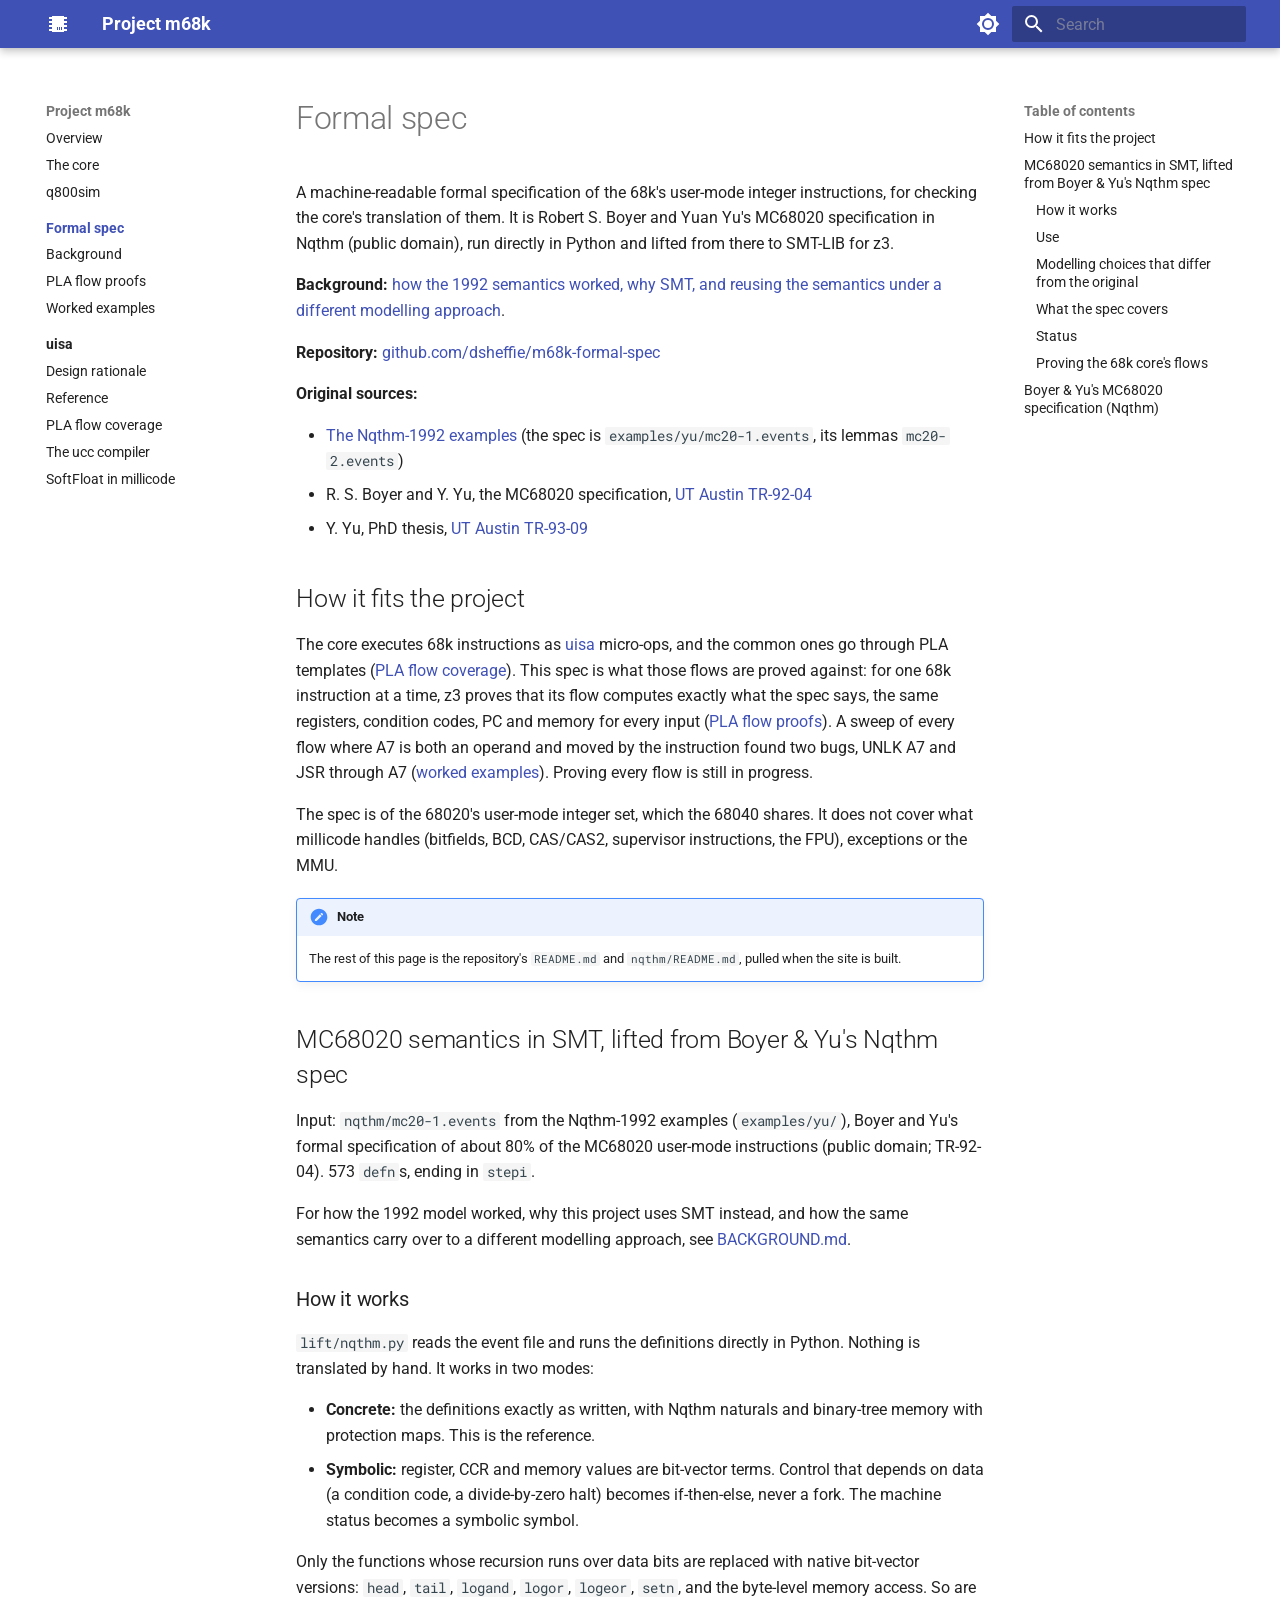
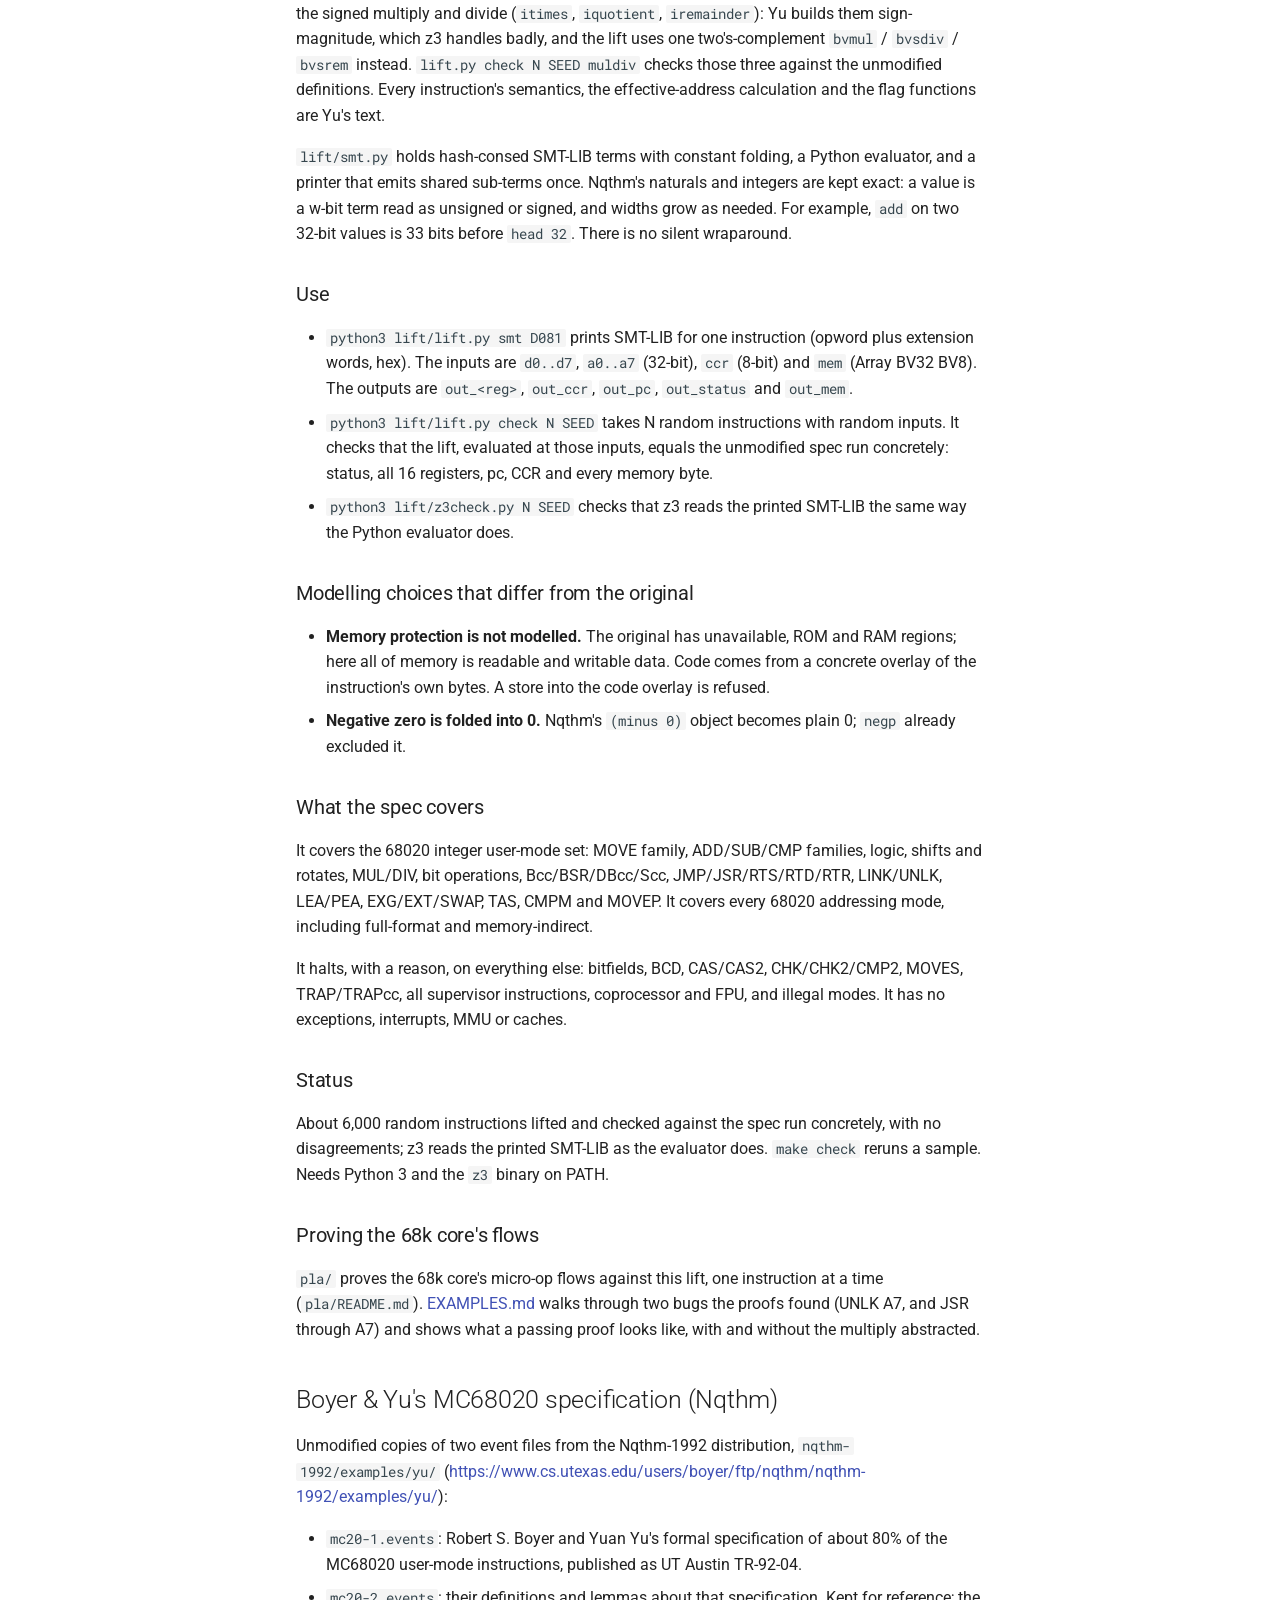
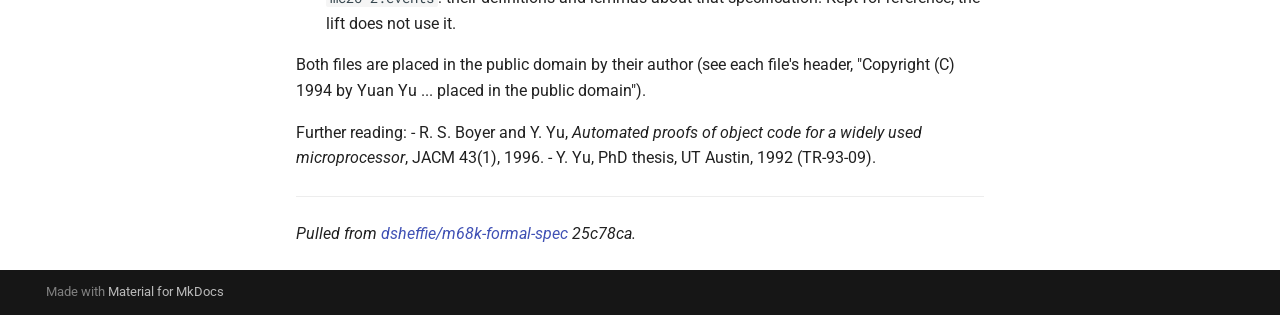
<file: formal-spec/index.html>
<!doctype html>
<html lang="en" class="no-js">
  <head>
    
      <meta charset="utf-8">
      <meta name="viewport" content="width=device-width,initial-scale=1">
      
        <meta name="description" content="A 68040 on an out-of-order core: the uisa micro-op ISA, its millicode and compiler, the core, and the q800sim reference simulator.">
      
      
      
        <link rel="canonical" href="https://dsheffie.github.io/m68k-project/formal-spec/">
      
      
        <link rel="prev" href="../q800sim/">
      
      
        <link rel="next" href="background/">
      
      
        
      
      
      <link rel="icon" href="../assets/images/favicon.png">
      <meta name="generator" content="mkdocs-1.6.1, mkdocs-material-9.8.2">
    
    
      
        <title>Formal spec - Project m68k</title>
      
    
    
      <link rel="stylesheet" href="../assets/stylesheets/main.57a0d79d.min.css">
      
        
        <link rel="stylesheet" href="../assets/stylesheets/palette.fb2fffe2.min.css">
      
      


    
    
      
    
    
      
        
        
        <link rel="preconnect" href="https://fonts.gstatic.com" crossorigin>
        <link rel="stylesheet" href="https://fonts.googleapis.com/css?family=Roboto:300,300i,400,400i,700,700i%7CRoboto+Mono:400,400i,700,700i&display=fallback">
        <style>:root{--md-text-font:"Roboto";--md-code-font:"Roboto Mono"}</style>
      
    
    
      <link rel="stylesheet" href="../stylesheets/extra.css">
    
    <script>__md_scope=new URL("..",location),__md_hash=e=>[...e].reduce(((e,_)=>(e<<5)-e+_.charCodeAt(0)),0),__md_get=(e,_=localStorage,t=__md_scope)=>JSON.parse(_.getItem(t.pathname+"."+e)),__md_set=(e,_,t=localStorage,a=__md_scope)=>{try{t.setItem(a.pathname+"."+e,JSON.stringify(_))}catch(e){}}</script>
    
      

    
    
  </head>
  
  
    
    
      
    
    
    
    
    <body dir="ltr" data-md-color-scheme="default" data-md-color-primary="indigo" data-md-color-accent="amber">
  
    
    <input class="md-toggle" data-md-toggle="drawer" type="checkbox" id="__drawer" autocomplete="off">
    <input class="md-toggle" data-md-toggle="search" type="checkbox" id="__search" autocomplete="off">
    <label class="md-overlay" for="__drawer"></label>
    <div data-md-component="skip">
      
        
        <a href="#formal-spec" class="md-skip">
          Skip to content
        </a>
      
    </div>
    <div data-md-component="announce">
      
    </div>
    
    
      

  

<header class="md-header md-header--shadow" data-md-component="header">
  <nav class="md-header__inner md-grid" aria-label="Header">
    <a href=".." title="Project m68k" class="md-header__button md-logo" aria-label="Project m68k" data-md-component="logo">
      
  
  <svg xmlns="http://www.w3.org/2000/svg" viewBox="0 0 24 24"><path d="M6 4h12v1h3v2h-3v2h3v2h-3v2h3v2h-3v2h3v2h-3v1H6v-1H3v-2h3v-2H3v-2h3v-2H3V9h3V7H3V5h3zm5 11v3h1v-3zm2 0v3h1v-3zm2 0v3h1v-3z"/></svg>

    </a>
    <label class="md-header__button md-icon" for="__drawer">
      
      <svg xmlns="http://www.w3.org/2000/svg" viewBox="0 0 24 24"><path d="M3 6h18v2H3zm0 5h18v2H3zm0 5h18v2H3z"/></svg>
    </label>
    <div class="md-header__title" data-md-component="header-title">
      <div class="md-header__ellipsis">
        <div class="md-header__topic">
          <span class="md-ellipsis">
            Project m68k
          </span>
        </div>
        <div class="md-header__topic" data-md-component="header-topic">
          <span class="md-ellipsis">
            
              Formal spec
            
          </span>
        </div>
      </div>
    </div>
    
      
        <form class="md-header__option" data-md-component="palette">
  
    
    
    
    <input class="md-option" data-md-color-media="" data-md-color-scheme="default" data-md-color-primary="indigo" data-md-color-accent="amber"  aria-label="Switch to dark mode"  type="radio" name="__palette" id="__palette_0">
    
      <label class="md-header__button md-icon" title="Switch to dark mode" for="__palette_1" hidden>
        <svg xmlns="http://www.w3.org/2000/svg" viewBox="0 0 24 24"><path d="M12 8a4 4 0 0 0-4 4 4 4 0 0 0 4 4 4 4 0 0 0 4-4 4 4 0 0 0-4-4m0 10a6 6 0 0 1-6-6 6 6 0 0 1 6-6 6 6 0 0 1 6 6 6 6 0 0 1-6 6m8-9.31V4h-4.69L12 .69 8.69 4H4v4.69L.69 12 4 15.31V20h4.69L12 23.31 15.31 20H20v-4.69L23.31 12z"/></svg>
      </label>
    
  
    
    
    
    <input class="md-option" data-md-color-media="" data-md-color-scheme="slate" data-md-color-primary="indigo" data-md-color-accent="amber"  aria-label="Switch to light mode"  type="radio" name="__palette" id="__palette_1">
    
      <label class="md-header__button md-icon" title="Switch to light mode" for="__palette_0" hidden>
        <svg xmlns="http://www.w3.org/2000/svg" viewBox="0 0 24 24"><path d="M12 18c-.89 0-1.74-.2-2.5-.55C11.56 16.5 13 14.42 13 12s-1.44-4.5-3.5-5.45C10.26 6.2 11.11 6 12 6a6 6 0 0 1 6 6 6 6 0 0 1-6 6m8-9.31V4h-4.69L12 .69 8.69 4H4v4.69L.69 12 4 15.31V20h4.69L12 23.31 15.31 20H20v-4.69L23.31 12z"/></svg>
      </label>
    
  
</form>
      
    
    
      <script>var palette=__md_get("__palette");if(palette&&palette.color){if("(prefers-color-scheme)"===palette.color.media){var media=matchMedia("(prefers-color-scheme: light)"),input=document.querySelector(media.matches?"[data-md-color-media='(prefers-color-scheme: light)']":"[data-md-color-media='(prefers-color-scheme: dark)']");palette.color.media=input.getAttribute("data-md-color-media"),palette.color.scheme=input.getAttribute("data-md-color-scheme"),palette.color.primary=input.getAttribute("data-md-color-primary"),palette.color.accent=input.getAttribute("data-md-color-accent")}for(var[key,value]of Object.entries(palette.color))document.body.setAttribute("data-md-color-"+key,value)}</script>
    
    
    
      
      
        <label class="md-header__button md-icon" for="__search">
          
          <svg xmlns="http://www.w3.org/2000/svg" viewBox="0 0 24 24"><path d="M9.5 3A6.5 6.5 0 0 1 16 9.5c0 1.61-.59 3.09-1.56 4.23l.27.27h.79l5 5-1.5 1.5-5-5v-.79l-.27-.27A6.52 6.52 0 0 1 9.5 16 6.5 6.5 0 0 1 3 9.5 6.5 6.5 0 0 1 9.5 3m0 2C7 5 5 7 5 9.5S7 14 9.5 14 14 12 14 9.5 12 5 9.5 5"/></svg>
        </label>
        <div class="md-search" data-md-component="search" role="dialog">
  <label class="md-search__overlay" for="__search"></label>
  <div class="md-search__inner" role="search">
    <form class="md-search__form" name="search">
      <input type="text" class="md-search__input" name="query" aria-label="Search" placeholder="Search" autocapitalize="off" autocorrect="off" autocomplete="off" spellcheck="false" data-md-component="search-query" required>
      <label class="md-search__icon md-icon" for="__search">
        
        <svg xmlns="http://www.w3.org/2000/svg" viewBox="0 0 24 24"><path d="M9.5 3A6.5 6.5 0 0 1 16 9.5c0 1.61-.59 3.09-1.56 4.23l.27.27h.79l5 5-1.5 1.5-5-5v-.79l-.27-.27A6.52 6.52 0 0 1 9.5 16 6.5 6.5 0 0 1 3 9.5 6.5 6.5 0 0 1 9.5 3m0 2C7 5 5 7 5 9.5S7 14 9.5 14 14 12 14 9.5 12 5 9.5 5"/></svg>
        
        <svg xmlns="http://www.w3.org/2000/svg" viewBox="0 0 24 24"><path d="M20 11v2H8l5.5 5.5-1.42 1.42L4.16 12l7.92-7.92L13.5 5.5 8 11z"/></svg>
      </label>
      <nav class="md-search__options" aria-label="Search">
        
        <button type="reset" class="md-search__icon md-icon" title="Clear" aria-label="Clear" tabindex="-1">
          
          <svg xmlns="http://www.w3.org/2000/svg" viewBox="0 0 24 24"><path d="M19 6.41 17.59 5 12 10.59 6.41 5 5 6.41 10.59 12 5 17.59 6.41 19 12 13.41 17.59 19 19 17.59 13.41 12z"/></svg>
        </button>
      </nav>
      
    </form>
    <div class="md-search__output">
      <div class="md-search__scrollwrap" tabindex="0" data-md-scrollfix>
        <div class="md-search-result" data-md-component="search-result">
          <div class="md-search-result__meta">
            Initializing search
          </div>
          <ol class="md-search-result__list" role="presentation"></ol>
        </div>
      </div>
    </div>
  </div>
</div>
      
    
    
  </nav>
  
</header>
    
    <div class="md-container" data-md-component="container">
      
      
        
          
        
      
      <main class="md-main" data-md-component="main">
        <div class="md-main__inner md-grid">
          
            
              
              <div class="md-sidebar md-sidebar--primary" data-md-component="sidebar" data-md-type="navigation" >
                <div class="md-sidebar__scrollwrap">
                  <div class="md-sidebar__inner">
                    



<nav class="md-nav md-nav--primary" aria-label="Navigation" data-md-level="0">
  <label class="md-nav__title" for="__drawer">
    <a href=".." title="Project m68k" class="md-nav__button md-logo" aria-label="Project m68k" data-md-component="logo">
      
  
  <svg xmlns="http://www.w3.org/2000/svg" viewBox="0 0 24 24"><path d="M6 4h12v1h3v2h-3v2h3v2h-3v2h3v2h-3v2h3v2h-3v1H6v-1H3v-2h3v-2H3v-2h3v-2H3V9h3V7H3V5h3zm5 11v3h1v-3zm2 0v3h1v-3zm2 0v3h1v-3z"/></svg>

    </a>
    Project m68k
  </label>
  
  <ul class="md-nav__list" data-md-scrollfix>
    
      
      
  
  
  
  
    <li class="md-nav__item">
      <a href=".." class="md-nav__link">
        
  
  
  <span class="md-ellipsis">
    
  
    Overview
  

    
  </span>
  
  

      </a>
    </li>
  

    
      
      
  
  
  
  
    <li class="md-nav__item">
      <a href="../core/" class="md-nav__link">
        
  
  
  <span class="md-ellipsis">
    
  
    The core
  

    
  </span>
  
  

      </a>
    </li>
  

    
      
      
  
  
  
  
    <li class="md-nav__item">
      <a href="../q800sim/" class="md-nav__link">
        
  
  
  <span class="md-ellipsis">
    
  
    q800sim
  

    
  </span>
  
  

      </a>
    </li>
  

    
      
      
  
  
    
  
  
  
    
    
      
        
          
        
      
        
      
        
      
        
      
    
    
    
      
        
        
      
    
    
    <li class="md-nav__item md-nav__item--active md-nav__item--section md-nav__item--nested">
      
        
        
        <input class="md-nav__toggle md-toggle " type="checkbox" id="__nav_4" checked>
        
          
          <div class="md-nav__link md-nav__container">
            <a href="./" class="md-nav__link md-nav__link--active">
              
  
  
  <span class="md-ellipsis">
    
  
    Formal spec
  

    
  </span>
  
  

            </a>
            
              
              <label class="md-nav__link md-nav__link--active" for="__nav_4" id="__nav_4_label" tabindex="">
                <span class="md-nav__icon md-icon"></span>
              </label>
            
          </div>
        
        <nav class="md-nav" data-md-level="1" aria-labelledby="__nav_4_label" aria-expanded="true">
          <label class="md-nav__title" for="__nav_4">
            <span class="md-nav__icon md-icon"></span>
            
  
    Formal spec
  

          </label>
          <ul class="md-nav__list" data-md-scrollfix>
            
              
            
              
                
  
  
  
  
    <li class="md-nav__item">
      <a href="background/" class="md-nav__link">
        
  
  
  <span class="md-ellipsis">
    
  
    Background
  

    
  </span>
  
  

      </a>
    </li>
  

              
            
              
                
  
  
  
  
    <li class="md-nav__item">
      <a href="pla/" class="md-nav__link">
        
  
  
  <span class="md-ellipsis">
    
  
    PLA flow proofs
  

    
  </span>
  
  

      </a>
    </li>
  

              
            
              
                
  
  
  
  
    <li class="md-nav__item">
      <a href="examples/" class="md-nav__link">
        
  
  
  <span class="md-ellipsis">
    
  
    Worked examples
  

    
  </span>
  
  

      </a>
    </li>
  

              
            
          </ul>
        </nav>
      
    </li>
  

    
      
      
  
  
  
  
    
    
      
        
          
        
      
        
      
        
      
        
      
        
      
        
      
    
    
    
      
        
        
      
    
    
    <li class="md-nav__item md-nav__item--section md-nav__item--nested">
      
        
        
        <input class="md-nav__toggle md-toggle " type="checkbox" id="__nav_5" >
        
          
          <div class="md-nav__link md-nav__container">
            <a href="../uisa/" class="md-nav__link ">
              
  
  
  <span class="md-ellipsis">
    
  
    uisa
  

    
  </span>
  
  

            </a>
            
              
              <label class="md-nav__link " for="__nav_5" id="__nav_5_label" tabindex="">
                <span class="md-nav__icon md-icon"></span>
              </label>
            
          </div>
        
        <nav class="md-nav" data-md-level="1" aria-labelledby="__nav_5_label" aria-expanded="false">
          <label class="md-nav__title" for="__nav_5">
            <span class="md-nav__icon md-icon"></span>
            
  
    uisa
  

          </label>
          <ul class="md-nav__list" data-md-scrollfix>
            
              
            
              
                
  
  
  
  
    <li class="md-nav__item">
      <a href="../uisa/rationale/" class="md-nav__link">
        
  
  
  <span class="md-ellipsis">
    
  
    Design rationale
  

    
  </span>
  
  

      </a>
    </li>
  

              
            
              
                
  
  
  
  
    <li class="md-nav__item">
      <a href="../uisa/reference/" class="md-nav__link">
        
  
  
  <span class="md-ellipsis">
    
  
    Reference
  

    
  </span>
  
  

      </a>
    </li>
  

              
            
              
                
  
  
  
  
    <li class="md-nav__item">
      <a href="../uisa/flows/" class="md-nav__link">
        
  
  
  <span class="md-ellipsis">
    
  
    PLA flow coverage
  

    
  </span>
  
  

      </a>
    </li>
  

              
            
              
                
  
  
  
  
    <li class="md-nav__item">
      <a href="../uisa/ucc/" class="md-nav__link">
        
  
  
  <span class="md-ellipsis">
    
  
    The ucc compiler
  

    
  </span>
  
  

      </a>
    </li>
  

              
            
              
                
  
  
  
  
    <li class="md-nav__item">
      <a href="../uisa/softfloat/" class="md-nav__link">
        
  
  
  <span class="md-ellipsis">
    
  
    SoftFloat in millicode
  

    
  </span>
  
  

      </a>
    </li>
  

              
            
          </ul>
        </nav>
      
    </li>
  

    
  </ul>
</nav>
                  </div>
                </div>
              </div>
            
            
              
              <div class="md-sidebar md-sidebar--secondary" data-md-component="sidebar" data-md-type="toc" >
                <div class="md-sidebar__scrollwrap">
                  <div class="md-sidebar__inner">
                    

<nav class="md-nav md-nav--secondary" aria-label="Table of contents">
  
  
  
    
  
  
    <label class="md-nav__title" for="__toc">
      <span class="md-nav__icon md-icon"></span>
      Table of contents
    </label>
    <ul class="md-nav__list" data-md-component="toc" data-md-scrollfix>
      
        <li class="md-nav__item">
  <a href="#how-it-fits-the-project" class="md-nav__link">
    <span class="md-ellipsis">
      
        How it fits the project
      
    </span>
  </a>
  
</li>
      
        <li class="md-nav__item">
  <a href="#mc68020-semantics-in-smt-lifted-from-boyer-yus-nqthm-spec" class="md-nav__link">
    <span class="md-ellipsis">
      
        MC68020 semantics in SMT, lifted from Boyer &amp; Yu's Nqthm spec
      
    </span>
  </a>
  
    <nav class="md-nav" aria-label="MC68020 semantics in SMT, lifted from Boyer &amp; Yu&#39;s Nqthm spec">
      <ul class="md-nav__list">
        
          <li class="md-nav__item">
  <a href="#how-it-works" class="md-nav__link">
    <span class="md-ellipsis">
      
        How it works
      
    </span>
  </a>
  
</li>
        
          <li class="md-nav__item">
  <a href="#use" class="md-nav__link">
    <span class="md-ellipsis">
      
        Use
      
    </span>
  </a>
  
</li>
        
          <li class="md-nav__item">
  <a href="#modelling-choices-that-differ-from-the-original" class="md-nav__link">
    <span class="md-ellipsis">
      
        Modelling choices that differ from the original
      
    </span>
  </a>
  
</li>
        
          <li class="md-nav__item">
  <a href="#what-the-spec-covers" class="md-nav__link">
    <span class="md-ellipsis">
      
        What the spec covers
      
    </span>
  </a>
  
</li>
        
          <li class="md-nav__item">
  <a href="#status" class="md-nav__link">
    <span class="md-ellipsis">
      
        Status
      
    </span>
  </a>
  
</li>
        
          <li class="md-nav__item">
  <a href="#proving-the-68k-cores-flows" class="md-nav__link">
    <span class="md-ellipsis">
      
        Proving the 68k core's flows
      
    </span>
  </a>
  
</li>
        
      </ul>
    </nav>
  
</li>
      
        <li class="md-nav__item">
  <a href="#boyer-yus-mc68020-specification-nqthm" class="md-nav__link">
    <span class="md-ellipsis">
      
        Boyer &amp; Yu's MC68020 specification (Nqthm)
      
    </span>
  </a>
  
</li>
      
    </ul>
  
</nav>
                  </div>
                </div>
              </div>
            
          
          
            <div class="md-content" data-md-component="content">
              
              <article class="md-content__inner md-typeset">
                
                  



<h1 id="formal-spec">Formal spec<a class="headerlink" href="#formal-spec" title="Permanent link">&para;</a></h1>
<p>A machine-readable formal specification of the 68k's user-mode integer
instructions, for checking the core's translation of them. It is Robert S.
Boyer and Yuan Yu's MC68020 specification in Nqthm (public domain), run
directly in Python and lifted from there to SMT-LIB for z3.</p>
<p><strong>Background:</strong> <a href="background/">how the 1992 semantics worked, why SMT, and reusing the
semantics under a different modelling approach</a>.</p>
<p><strong>Repository:</strong> <a href="https://github.com/dsheffie/m68k-formal-spec">github.com/dsheffie/m68k-formal-spec</a></p>
<p><strong>Original sources:</strong></p>
<ul>
<li><a href="https://www.cs.utexas.edu/~boyer/nqthm-1992-examples.html">The Nqthm-1992 examples</a>
  (the spec is <code>examples/yu/mc20-1.events</code>, its lemmas <code>mc20-2.events</code>)</li>
<li>R. S. Boyer and Y. Yu, the MC68020 specification,
  <a href="https://www.cs.utexas.edu/ftp/techreports/tr92-04.pdf">UT Austin TR-92-04</a></li>
<li>Y. Yu, PhD thesis,
  <a href="https://www.cs.utexas.edu/ftp/techreports/tr93-09.pdf">UT Austin TR-93-09</a></li>
</ul>
<h2 id="how-it-fits-the-project">How it fits the project<a class="headerlink" href="#how-it-fits-the-project" title="Permanent link">&para;</a></h2>
<p>The core executes 68k instructions as <a href="../uisa/">uisa</a> micro-ops, and
the common ones go through PLA templates
(<a href="../uisa/flows/">PLA flow coverage</a>). This spec is what those flows are
proved against: for one 68k instruction at a time, z3 proves that its flow
computes exactly what the spec says, the same registers, condition codes, PC
and memory for every input (<a href="pla/">PLA flow proofs</a>). A sweep of every flow
where A7 is both an operand and moved by the instruction found two bugs,
UNLK A7 and JSR through A7 (<a href="examples/">worked examples</a>). Proving every
flow is still in progress.</p>
<p>The spec is of the 68020's user-mode integer set, which the 68040 shares. It
does not cover what millicode handles (bitfields, BCD, CAS/CAS2, supervisor
instructions, the FPU), exceptions or the MMU.</p>
<div class="admonition note">
<p class="admonition-title">Note</p>
<p>The rest of this page is the repository's <code>README.md</code> and
<code>nqthm/README.md</code>, pulled when the site is built.</p>
</div>
<h2 id="mc68020-semantics-in-smt-lifted-from-boyer-yus-nqthm-spec">MC68020 semantics in SMT, lifted from Boyer &amp; Yu's Nqthm spec<a class="headerlink" href="#mc68020-semantics-in-smt-lifted-from-boyer-yus-nqthm-spec" title="Permanent link">&para;</a></h2>
<p>Input: <code>nqthm/mc20-1.events</code> from the Nqthm-1992 examples (<code>examples/yu/</code>), Boyer
and Yu's formal specification of about 80% of the MC68020 user-mode instructions
(public domain; TR-92-04). 573 <code>defn</code>s, ending in <code>stepi</code>.</p>
<p>For how the 1992 model worked, why this project uses SMT instead, and how
the same semantics carry over to a different modelling approach, see
<a href="background/">BACKGROUND.md</a>.</p>
<h3 id="how-it-works">How it works<a class="headerlink" href="#how-it-works" title="Permanent link">&para;</a></h3>
<p><code>lift/nqthm.py</code> reads the event file and runs the definitions directly in Python.
Nothing is translated by hand. It works in two modes:</p>
<ul>
<li><strong>Concrete:</strong> the definitions exactly as written, with Nqthm naturals and
  binary-tree memory with protection maps. This is the reference.</li>
<li><strong>Symbolic:</strong> register, CCR and memory values are bit-vector terms. Control
  that depends on data (a condition code, a divide-by-zero halt) becomes
  if-then-else, never a fork. The machine status becomes a symbolic symbol.</li>
</ul>
<p>Only the functions whose recursion runs over data bits are replaced with
native bit-vector versions: <code>head</code>, <code>tail</code>, <code>logand</code>, <code>logor</code>, <code>logeor</code>,
<code>setn</code>, and the byte-level memory access. So are the signed multiply and
divide (<code>itimes</code>, <code>iquotient</code>, <code>iremainder</code>): Yu builds them sign-magnitude,
which z3 handles badly, and the lift uses one two's-complement <code>bvmul</code> /
<code>bvsdiv</code> / <code>bvsrem</code> instead. <code>lift.py check N SEED muldiv</code> checks those three
against the unmodified definitions. Every instruction's semantics, the
effective-address calculation and the flag functions are Yu's text.</p>
<p><code>lift/smt.py</code> holds hash-consed SMT-LIB terms with constant folding, a Python
evaluator, and a printer that emits shared sub-terms once. Nqthm's naturals and
integers are kept exact: a value is a w-bit term read as unsigned or signed,
and widths grow as needed. For example, <code>add</code> on two 32-bit values is 33 bits
before <code>head 32</code>. There is no silent wraparound.</p>
<h3 id="use">Use<a class="headerlink" href="#use" title="Permanent link">&para;</a></h3>
<ul>
<li><code>python3 lift/lift.py smt D081</code> prints SMT-LIB for one instruction (opword plus
  extension words, hex). The inputs are <code>d0..d7</code>, <code>a0..a7</code> (32-bit), <code>ccr</code>
  (8-bit) and <code>mem</code> (Array BV32 BV8). The outputs are <code>out_&lt;reg&gt;</code>, <code>out_ccr</code>,
  <code>out_pc</code>, <code>out_status</code> and <code>out_mem</code>.</li>
<li><code>python3 lift/lift.py check N SEED</code> takes N random instructions with random
  inputs. It checks that the lift, evaluated at those inputs, equals the
  unmodified spec run concretely: status, all 16 registers, pc, CCR and every
  memory byte.</li>
<li><code>python3 lift/z3check.py N SEED</code> checks that z3 reads the printed SMT-LIB the
  same way the Python evaluator does.</li>
</ul>
<h3 id="modelling-choices-that-differ-from-the-original">Modelling choices that differ from the original<a class="headerlink" href="#modelling-choices-that-differ-from-the-original" title="Permanent link">&para;</a></h3>
<ul>
<li><strong>Memory protection is not modelled.</strong> The original has unavailable, ROM
  and RAM regions; here all of memory is readable and writable data. Code
  comes from a concrete overlay of the instruction's own bytes. A store into
  the code overlay is refused.</li>
<li><strong>Negative zero is folded into 0.</strong> Nqthm's <code>(minus 0)</code> object becomes plain
  0; <code>negp</code> already excluded it.</li>
</ul>
<h3 id="what-the-spec-covers">What the spec covers<a class="headerlink" href="#what-the-spec-covers" title="Permanent link">&para;</a></h3>
<p>It covers the 68020 integer user-mode set: MOVE family, ADD/SUB/CMP families,
logic, shifts and rotates, MUL/DIV, bit operations, Bcc/BSR/DBcc/Scc,
JMP/JSR/RTS/RTD/RTR, LINK/UNLK, LEA/PEA, EXG/EXT/SWAP, TAS, CMPM and MOVEP. It
covers every 68020 addressing mode, including full-format and memory-indirect.</p>
<p>It halts, with a reason, on everything else: bitfields, BCD, CAS/CAS2,
CHK/CHK2/CMP2, MOVES, TRAP/TRAPcc, all supervisor instructions, coprocessor
and FPU, and illegal modes. It has no exceptions, interrupts, MMU or caches.</p>
<h3 id="status">Status<a class="headerlink" href="#status" title="Permanent link">&para;</a></h3>
<p>About 6,000 random instructions lifted and checked against the spec run
concretely, with no disagreements; z3 reads the printed SMT-LIB as the
evaluator does. <code>make check</code> reruns a sample. Needs Python 3 and the <code>z3</code>
binary on PATH.</p>
<h3 id="proving-the-68k-cores-flows">Proving the 68k core's flows<a class="headerlink" href="#proving-the-68k-cores-flows" title="Permanent link">&para;</a></h3>
<p><code>pla/</code> proves the 68k core's micro-op flows against this lift, one
instruction at a time (<code>pla/README.md</code>). <a href="examples/">EXAMPLES.md</a> walks
through two bugs the proofs found (UNLK A7, and JSR through A7) and shows
what a passing proof looks like, with and without the multiply abstracted.</p>
<h2 id="boyer-yus-mc68020-specification-nqthm">Boyer &amp; Yu's MC68020 specification (Nqthm)<a class="headerlink" href="#boyer-yus-mc68020-specification-nqthm" title="Permanent link">&para;</a></h2>
<p>Unmodified copies of two event files from the Nqthm-1992 distribution,
<code>nqthm-1992/examples/yu/</code>
(<a href="https://www.cs.utexas.edu/users/boyer/ftp/nqthm/nqthm-1992/examples/yu/">https://www.cs.utexas.edu/users/boyer/ftp/nqthm/nqthm-1992/examples/yu/</a>):</p>
<ul>
<li><code>mc20-1.events</code>: Robert S. Boyer and Yuan Yu's formal specification of about
  80% of the MC68020 user-mode instructions, published as UT Austin
  TR-92-04.</li>
<li><code>mc20-2.events</code>: their definitions and lemmas about that specification.
  Kept for reference; the lift does not use it.</li>
</ul>
<p>Both files are placed in the public domain by their author (see each file's
header, "Copyright (C) 1994 by Yuan Yu ... placed in the public domain").</p>
<p>Further reading:
- R. S. Boyer and Y. Yu, <em>Automated proofs of object code for a widely used
  microprocessor</em>, JACM 43(1), 1996.
- Y. Yu, PhD thesis, UT Austin, 1992 (TR-93-09).</p>
<hr />
<p><em>Pulled from <a href="https://github.com/dsheffie/m68k-formal-spec/tree/25c78ca">dsheffie/m68k-formal-spec</a> 25c78ca.</em></p>












                
              </article>
            </div>
          
          
<script>var target=document.getElementById(location.hash.slice(1));target&&target.name&&(target.checked=target.name.startsWith("__tabbed_"))</script>
        </div>
        
          <button type="button" class="md-top md-icon" data-md-component="top" hidden>
  
  <svg xmlns="http://www.w3.org/2000/svg" viewBox="0 0 24 24"><path d="M13 20h-2V8l-5.5 5.5-1.42-1.42L12 4.16l7.92 7.92-1.42 1.42L13 8z"/></svg>
  Back to top
</button>
        
      </main>
      
        <footer class="md-footer">
  
  <div class="md-footer-meta md-typeset">
    <div class="md-footer-meta__inner md-grid">
      <div class="md-copyright">
  
  
    Made with
    <a href="https://squidfunk.github.io/mkdocs-material/" target="_blank" rel="noopener">
      Material for MkDocs
    </a>
  
</div>
      
    </div>
  </div>
</footer>
      
    </div>
    <div class="md-dialog" data-md-component="dialog">
      <div class="md-dialog__inner md-typeset"></div>
    </div>
    
    
    
      
      
      <script id="__config" type="application/json">{"annotate": null, "base": "..", "features": ["navigation.sections", "navigation.top", "navigation.indexes", "navigation.tracking", "toc.follow", "content.code.copy"], "search": "../assets/javascripts/workers/search.a7633da7.min.js", "tags": null, "translations": {"clipboard.copied": "Copied to clipboard", "clipboard.copy": "Copy to clipboard", "search.result.more.one": "1 more on this page", "search.result.more.other": "# more on this page", "search.result.none": "No matching documents", "search.result.one": "1 matching document", "search.result.other": "# matching documents", "search.result.placeholder": "Type to start searching", "search.result.term.missing": "Missing", "select.version": "Select version"}, "version": null}</script>
    
    
      <script src="../assets/javascripts/bundle.a5f9d56c.min.js"></script>
      
    
  </body>
</html>
</file>
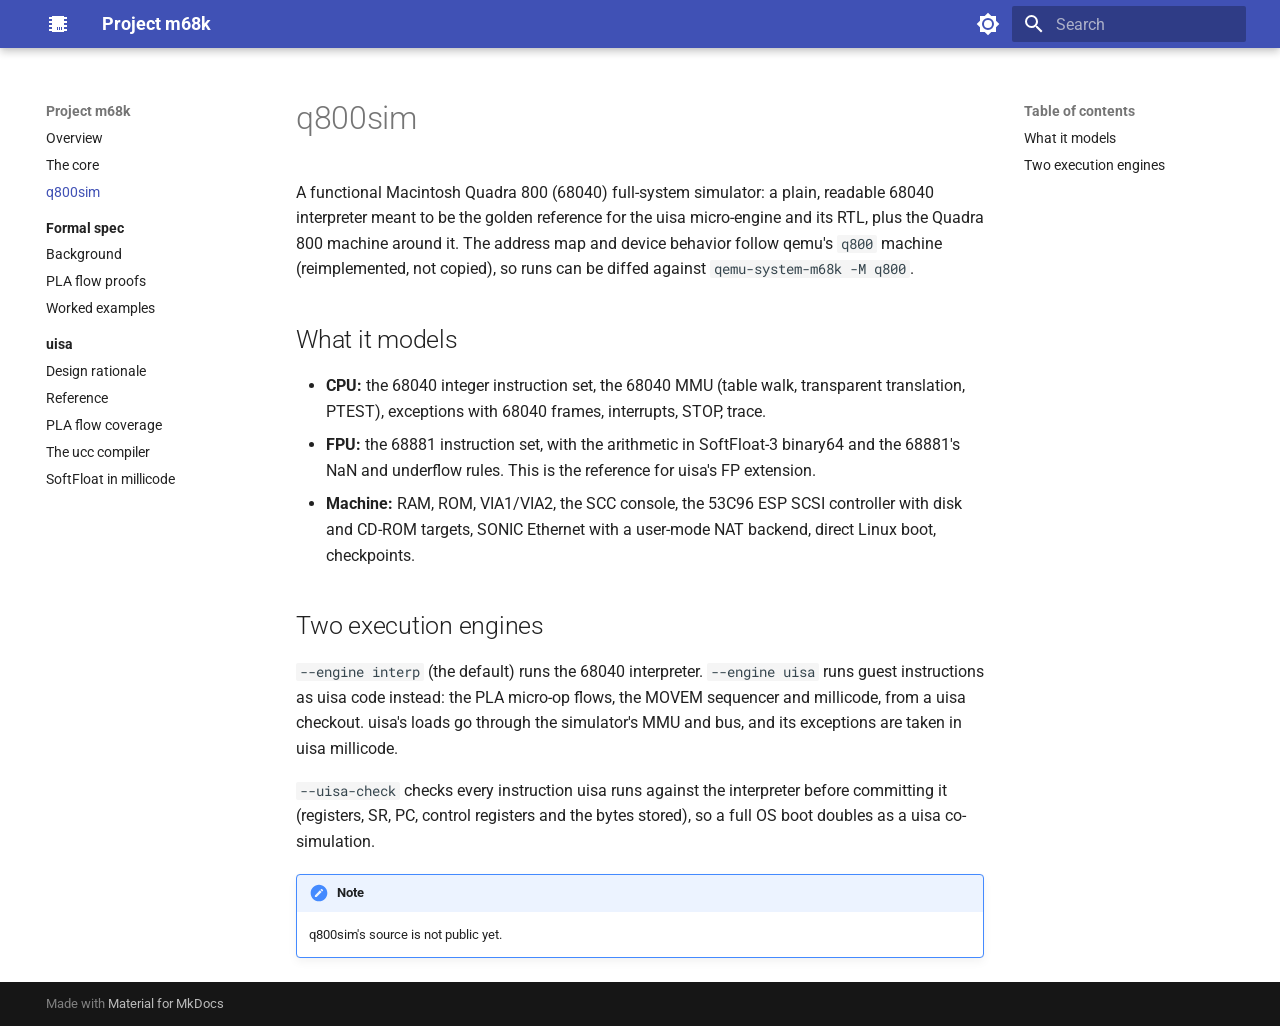
<file: q800sim/index.html>
<!doctype html>
<html lang="en" class="no-js">
  <head>
    
      <meta charset="utf-8">
      <meta name="viewport" content="width=device-width,initial-scale=1">
      
        <meta name="description" content="A 68040 on an out-of-order core: the uisa micro-op ISA, its millicode and compiler, the core, and the q800sim reference simulator.">
      
      
      
        <link rel="canonical" href="https://dsheffie.github.io/m68k-project/q800sim/">
      
      
        <link rel="prev" href="../core/">
      
      
        <link rel="next" href="../formal-spec/">
      
      
        
      
      
      <link rel="icon" href="../assets/images/favicon.png">
      <meta name="generator" content="mkdocs-1.6.1, mkdocs-material-9.8.2">
    
    
      
        <title>q800sim - Project m68k</title>
      
    
    
      <link rel="stylesheet" href="../assets/stylesheets/main.57a0d79d.min.css">
      
        
        <link rel="stylesheet" href="../assets/stylesheets/palette.fb2fffe2.min.css">
      
      


    
    
      
    
    
      
        
        
        <link rel="preconnect" href="https://fonts.gstatic.com" crossorigin>
        <link rel="stylesheet" href="https://fonts.googleapis.com/css?family=Roboto:300,300i,400,400i,700,700i%7CRoboto+Mono:400,400i,700,700i&display=fallback">
        <style>:root{--md-text-font:"Roboto";--md-code-font:"Roboto Mono"}</style>
      
    
    
      <link rel="stylesheet" href="../stylesheets/extra.css">
    
    <script>__md_scope=new URL("..",location),__md_hash=e=>[...e].reduce(((e,_)=>(e<<5)-e+_.charCodeAt(0)),0),__md_get=(e,_=localStorage,t=__md_scope)=>JSON.parse(_.getItem(t.pathname+"."+e)),__md_set=(e,_,t=localStorage,a=__md_scope)=>{try{t.setItem(a.pathname+"."+e,JSON.stringify(_))}catch(e){}}</script>
    
      

    
    
  </head>
  
  
    
    
      
    
    
    
    
    <body dir="ltr" data-md-color-scheme="default" data-md-color-primary="indigo" data-md-color-accent="amber">
  
    
    <input class="md-toggle" data-md-toggle="drawer" type="checkbox" id="__drawer" autocomplete="off">
    <input class="md-toggle" data-md-toggle="search" type="checkbox" id="__search" autocomplete="off">
    <label class="md-overlay" for="__drawer"></label>
    <div data-md-component="skip">
      
        
        <a href="#q800sim" class="md-skip">
          Skip to content
        </a>
      
    </div>
    <div data-md-component="announce">
      
    </div>
    
    
      

  

<header class="md-header md-header--shadow" data-md-component="header">
  <nav class="md-header__inner md-grid" aria-label="Header">
    <a href=".." title="Project m68k" class="md-header__button md-logo" aria-label="Project m68k" data-md-component="logo">
      
  
  <svg xmlns="http://www.w3.org/2000/svg" viewBox="0 0 24 24"><path d="M6 4h12v1h3v2h-3v2h3v2h-3v2h3v2h-3v2h3v2h-3v1H6v-1H3v-2h3v-2H3v-2h3v-2H3V9h3V7H3V5h3zm5 11v3h1v-3zm2 0v3h1v-3zm2 0v3h1v-3z"/></svg>

    </a>
    <label class="md-header__button md-icon" for="__drawer">
      
      <svg xmlns="http://www.w3.org/2000/svg" viewBox="0 0 24 24"><path d="M3 6h18v2H3zm0 5h18v2H3zm0 5h18v2H3z"/></svg>
    </label>
    <div class="md-header__title" data-md-component="header-title">
      <div class="md-header__ellipsis">
        <div class="md-header__topic">
          <span class="md-ellipsis">
            Project m68k
          </span>
        </div>
        <div class="md-header__topic" data-md-component="header-topic">
          <span class="md-ellipsis">
            
              q800sim
            
          </span>
        </div>
      </div>
    </div>
    
      
        <form class="md-header__option" data-md-component="palette">
  
    
    
    
    <input class="md-option" data-md-color-media="" data-md-color-scheme="default" data-md-color-primary="indigo" data-md-color-accent="amber"  aria-label="Switch to dark mode"  type="radio" name="__palette" id="__palette_0">
    
      <label class="md-header__button md-icon" title="Switch to dark mode" for="__palette_1" hidden>
        <svg xmlns="http://www.w3.org/2000/svg" viewBox="0 0 24 24"><path d="M12 8a4 4 0 0 0-4 4 4 4 0 0 0 4 4 4 4 0 0 0 4-4 4 4 0 0 0-4-4m0 10a6 6 0 0 1-6-6 6 6 0 0 1 6-6 6 6 0 0 1 6 6 6 6 0 0 1-6 6m8-9.31V4h-4.69L12 .69 8.69 4H4v4.69L.69 12 4 15.31V20h4.69L12 23.31 15.31 20H20v-4.69L23.31 12z"/></svg>
      </label>
    
  
    
    
    
    <input class="md-option" data-md-color-media="" data-md-color-scheme="slate" data-md-color-primary="indigo" data-md-color-accent="amber"  aria-label="Switch to light mode"  type="radio" name="__palette" id="__palette_1">
    
      <label class="md-header__button md-icon" title="Switch to light mode" for="__palette_0" hidden>
        <svg xmlns="http://www.w3.org/2000/svg" viewBox="0 0 24 24"><path d="M12 18c-.89 0-1.74-.2-2.5-.55C11.56 16.5 13 14.42 13 12s-1.44-4.5-3.5-5.45C10.26 6.2 11.11 6 12 6a6 6 0 0 1 6 6 6 6 0 0 1-6 6m8-9.31V4h-4.69L12 .69 8.69 4H4v4.69L.69 12 4 15.31V20h4.69L12 23.31 15.31 20H20v-4.69L23.31 12z"/></svg>
      </label>
    
  
</form>
      
    
    
      <script>var palette=__md_get("__palette");if(palette&&palette.color){if("(prefers-color-scheme)"===palette.color.media){var media=matchMedia("(prefers-color-scheme: light)"),input=document.querySelector(media.matches?"[data-md-color-media='(prefers-color-scheme: light)']":"[data-md-color-media='(prefers-color-scheme: dark)']");palette.color.media=input.getAttribute("data-md-color-media"),palette.color.scheme=input.getAttribute("data-md-color-scheme"),palette.color.primary=input.getAttribute("data-md-color-primary"),palette.color.accent=input.getAttribute("data-md-color-accent")}for(var[key,value]of Object.entries(palette.color))document.body.setAttribute("data-md-color-"+key,value)}</script>
    
    
    
      
      
        <label class="md-header__button md-icon" for="__search">
          
          <svg xmlns="http://www.w3.org/2000/svg" viewBox="0 0 24 24"><path d="M9.5 3A6.5 6.5 0 0 1 16 9.5c0 1.61-.59 3.09-1.56 4.23l.27.27h.79l5 5-1.5 1.5-5-5v-.79l-.27-.27A6.52 6.52 0 0 1 9.5 16 6.5 6.5 0 0 1 3 9.5 6.5 6.5 0 0 1 9.5 3m0 2C7 5 5 7 5 9.5S7 14 9.5 14 14 12 14 9.5 12 5 9.5 5"/></svg>
        </label>
        <div class="md-search" data-md-component="search" role="dialog">
  <label class="md-search__overlay" for="__search"></label>
  <div class="md-search__inner" role="search">
    <form class="md-search__form" name="search">
      <input type="text" class="md-search__input" name="query" aria-label="Search" placeholder="Search" autocapitalize="off" autocorrect="off" autocomplete="off" spellcheck="false" data-md-component="search-query" required>
      <label class="md-search__icon md-icon" for="__search">
        
        <svg xmlns="http://www.w3.org/2000/svg" viewBox="0 0 24 24"><path d="M9.5 3A6.5 6.5 0 0 1 16 9.5c0 1.61-.59 3.09-1.56 4.23l.27.27h.79l5 5-1.5 1.5-5-5v-.79l-.27-.27A6.52 6.52 0 0 1 9.5 16 6.5 6.5 0 0 1 3 9.5 6.5 6.5 0 0 1 9.5 3m0 2C7 5 5 7 5 9.5S7 14 9.5 14 14 12 14 9.5 12 5 9.5 5"/></svg>
        
        <svg xmlns="http://www.w3.org/2000/svg" viewBox="0 0 24 24"><path d="M20 11v2H8l5.5 5.5-1.42 1.42L4.16 12l7.92-7.92L13.5 5.5 8 11z"/></svg>
      </label>
      <nav class="md-search__options" aria-label="Search">
        
        <button type="reset" class="md-search__icon md-icon" title="Clear" aria-label="Clear" tabindex="-1">
          
          <svg xmlns="http://www.w3.org/2000/svg" viewBox="0 0 24 24"><path d="M19 6.41 17.59 5 12 10.59 6.41 5 5 6.41 10.59 12 5 17.59 6.41 19 12 13.41 17.59 19 19 17.59 13.41 12z"/></svg>
        </button>
      </nav>
      
    </form>
    <div class="md-search__output">
      <div class="md-search__scrollwrap" tabindex="0" data-md-scrollfix>
        <div class="md-search-result" data-md-component="search-result">
          <div class="md-search-result__meta">
            Initializing search
          </div>
          <ol class="md-search-result__list" role="presentation"></ol>
        </div>
      </div>
    </div>
  </div>
</div>
      
    
    
  </nav>
  
</header>
    
    <div class="md-container" data-md-component="container">
      
      
        
          
        
      
      <main class="md-main" data-md-component="main">
        <div class="md-main__inner md-grid">
          
            
              
              <div class="md-sidebar md-sidebar--primary" data-md-component="sidebar" data-md-type="navigation" >
                <div class="md-sidebar__scrollwrap">
                  <div class="md-sidebar__inner">
                    



<nav class="md-nav md-nav--primary" aria-label="Navigation" data-md-level="0">
  <label class="md-nav__title" for="__drawer">
    <a href=".." title="Project m68k" class="md-nav__button md-logo" aria-label="Project m68k" data-md-component="logo">
      
  
  <svg xmlns="http://www.w3.org/2000/svg" viewBox="0 0 24 24"><path d="M6 4h12v1h3v2h-3v2h3v2h-3v2h3v2h-3v2h3v2h-3v1H6v-1H3v-2h3v-2H3v-2h3v-2H3V9h3V7H3V5h3zm5 11v3h1v-3zm2 0v3h1v-3zm2 0v3h1v-3z"/></svg>

    </a>
    Project m68k
  </label>
  
  <ul class="md-nav__list" data-md-scrollfix>
    
      
      
  
  
  
  
    <li class="md-nav__item">
      <a href=".." class="md-nav__link">
        
  
  
  <span class="md-ellipsis">
    
  
    Overview
  

    
  </span>
  
  

      </a>
    </li>
  

    
      
      
  
  
  
  
    <li class="md-nav__item">
      <a href="../core/" class="md-nav__link">
        
  
  
  <span class="md-ellipsis">
    
  
    The core
  

    
  </span>
  
  

      </a>
    </li>
  

    
      
      
  
  
    
  
  
  
    <li class="md-nav__item md-nav__item--active">
      
      <input class="md-nav__toggle md-toggle" type="checkbox" id="__toc">
      
      
        
      
      
        <label class="md-nav__link md-nav__link--active" for="__toc">
          
  
  
  <span class="md-ellipsis">
    
  
    q800sim
  

    
  </span>
  
  

          <span class="md-nav__icon md-icon"></span>
        </label>
      
      <a href="./" class="md-nav__link md-nav__link--active">
        
  
  
  <span class="md-ellipsis">
    
  
    q800sim
  

    
  </span>
  
  

      </a>
      
        

<nav class="md-nav md-nav--secondary" aria-label="Table of contents">
  
  
  
    
  
  
    <label class="md-nav__title" for="__toc">
      <span class="md-nav__icon md-icon"></span>
      Table of contents
    </label>
    <ul class="md-nav__list" data-md-component="toc" data-md-scrollfix>
      
        <li class="md-nav__item">
  <a href="#what-it-models" class="md-nav__link">
    <span class="md-ellipsis">
      
        What it models
      
    </span>
  </a>
  
</li>
      
        <li class="md-nav__item">
  <a href="#two-execution-engines" class="md-nav__link">
    <span class="md-ellipsis">
      
        Two execution engines
      
    </span>
  </a>
  
</li>
      
    </ul>
  
</nav>
      
    </li>
  

    
      
      
  
  
  
  
    
    
      
        
          
        
      
        
      
        
      
        
      
    
    
    
      
        
        
      
    
    
    <li class="md-nav__item md-nav__item--section md-nav__item--nested">
      
        
        
        <input class="md-nav__toggle md-toggle " type="checkbox" id="__nav_4" >
        
          
          <div class="md-nav__link md-nav__container">
            <a href="../formal-spec/" class="md-nav__link ">
              
  
  
  <span class="md-ellipsis">
    
  
    Formal spec
  

    
  </span>
  
  

            </a>
            
              
              <label class="md-nav__link " for="__nav_4" id="__nav_4_label" tabindex="">
                <span class="md-nav__icon md-icon"></span>
              </label>
            
          </div>
        
        <nav class="md-nav" data-md-level="1" aria-labelledby="__nav_4_label" aria-expanded="false">
          <label class="md-nav__title" for="__nav_4">
            <span class="md-nav__icon md-icon"></span>
            
  
    Formal spec
  

          </label>
          <ul class="md-nav__list" data-md-scrollfix>
            
              
            
              
                
  
  
  
  
    <li class="md-nav__item">
      <a href="../formal-spec/background/" class="md-nav__link">
        
  
  
  <span class="md-ellipsis">
    
  
    Background
  

    
  </span>
  
  

      </a>
    </li>
  

              
            
              
                
  
  
  
  
    <li class="md-nav__item">
      <a href="../formal-spec/pla/" class="md-nav__link">
        
  
  
  <span class="md-ellipsis">
    
  
    PLA flow proofs
  

    
  </span>
  
  

      </a>
    </li>
  

              
            
              
                
  
  
  
  
    <li class="md-nav__item">
      <a href="../formal-spec/examples/" class="md-nav__link">
        
  
  
  <span class="md-ellipsis">
    
  
    Worked examples
  

    
  </span>
  
  

      </a>
    </li>
  

              
            
          </ul>
        </nav>
      
    </li>
  

    
      
      
  
  
  
  
    
    
      
        
          
        
      
        
      
        
      
        
      
        
      
        
      
    
    
    
      
        
        
      
    
    
    <li class="md-nav__item md-nav__item--section md-nav__item--nested">
      
        
        
        <input class="md-nav__toggle md-toggle " type="checkbox" id="__nav_5" >
        
          
          <div class="md-nav__link md-nav__container">
            <a href="../uisa/" class="md-nav__link ">
              
  
  
  <span class="md-ellipsis">
    
  
    uisa
  

    
  </span>
  
  

            </a>
            
              
              <label class="md-nav__link " for="__nav_5" id="__nav_5_label" tabindex="">
                <span class="md-nav__icon md-icon"></span>
              </label>
            
          </div>
        
        <nav class="md-nav" data-md-level="1" aria-labelledby="__nav_5_label" aria-expanded="false">
          <label class="md-nav__title" for="__nav_5">
            <span class="md-nav__icon md-icon"></span>
            
  
    uisa
  

          </label>
          <ul class="md-nav__list" data-md-scrollfix>
            
              
            
              
                
  
  
  
  
    <li class="md-nav__item">
      <a href="../uisa/rationale/" class="md-nav__link">
        
  
  
  <span class="md-ellipsis">
    
  
    Design rationale
  

    
  </span>
  
  

      </a>
    </li>
  

              
            
              
                
  
  
  
  
    <li class="md-nav__item">
      <a href="../uisa/reference/" class="md-nav__link">
        
  
  
  <span class="md-ellipsis">
    
  
    Reference
  

    
  </span>
  
  

      </a>
    </li>
  

              
            
              
                
  
  
  
  
    <li class="md-nav__item">
      <a href="../uisa/flows/" class="md-nav__link">
        
  
  
  <span class="md-ellipsis">
    
  
    PLA flow coverage
  

    
  </span>
  
  

      </a>
    </li>
  

              
            
              
                
  
  
  
  
    <li class="md-nav__item">
      <a href="../uisa/ucc/" class="md-nav__link">
        
  
  
  <span class="md-ellipsis">
    
  
    The ucc compiler
  

    
  </span>
  
  

      </a>
    </li>
  

              
            
              
                
  
  
  
  
    <li class="md-nav__item">
      <a href="../uisa/softfloat/" class="md-nav__link">
        
  
  
  <span class="md-ellipsis">
    
  
    SoftFloat in millicode
  

    
  </span>
  
  

      </a>
    </li>
  

              
            
          </ul>
        </nav>
      
    </li>
  

    
  </ul>
</nav>
                  </div>
                </div>
              </div>
            
            
              
              <div class="md-sidebar md-sidebar--secondary" data-md-component="sidebar" data-md-type="toc" >
                <div class="md-sidebar__scrollwrap">
                  <div class="md-sidebar__inner">
                    

<nav class="md-nav md-nav--secondary" aria-label="Table of contents">
  
  
  
    
  
  
    <label class="md-nav__title" for="__toc">
      <span class="md-nav__icon md-icon"></span>
      Table of contents
    </label>
    <ul class="md-nav__list" data-md-component="toc" data-md-scrollfix>
      
        <li class="md-nav__item">
  <a href="#what-it-models" class="md-nav__link">
    <span class="md-ellipsis">
      
        What it models
      
    </span>
  </a>
  
</li>
      
        <li class="md-nav__item">
  <a href="#two-execution-engines" class="md-nav__link">
    <span class="md-ellipsis">
      
        Two execution engines
      
    </span>
  </a>
  
</li>
      
    </ul>
  
</nav>
                  </div>
                </div>
              </div>
            
          
          
            <div class="md-content" data-md-component="content">
              
              <article class="md-content__inner md-typeset">
                
                  



<h1 id="q800sim">q800sim<a class="headerlink" href="#q800sim" title="Permanent link">&para;</a></h1>
<p>A functional Macintosh Quadra 800 (68040) full-system simulator: a plain,
readable 68040 interpreter meant to be the golden reference for the uisa
micro-engine and its RTL, plus the Quadra 800 machine around it. The address
map and device behavior follow qemu's <code>q800</code> machine (reimplemented, not
copied), so runs can be diffed against <code>qemu-system-m68k -M q800</code>.</p>
<h2 id="what-it-models">What it models<a class="headerlink" href="#what-it-models" title="Permanent link">&para;</a></h2>
<ul>
<li><strong>CPU:</strong> the 68040 integer instruction set, the 68040 MMU (table walk,
  transparent translation, PTEST), exceptions with 68040 frames, interrupts,
  STOP, trace.</li>
<li><strong>FPU:</strong> the 68881 instruction set, with the arithmetic in SoftFloat-3
  binary64 and the 68881's NaN and underflow rules. This is the reference for
  uisa's FP extension.</li>
<li><strong>Machine:</strong> RAM, ROM, VIA1/VIA2, the SCC console, the 53C96 ESP SCSI
  controller with disk and CD-ROM targets, SONIC Ethernet with a user-mode NAT
  backend, direct Linux boot, checkpoints.</li>
</ul>
<h2 id="two-execution-engines">Two execution engines<a class="headerlink" href="#two-execution-engines" title="Permanent link">&para;</a></h2>
<p><code>--engine interp</code> (the default) runs the 68040 interpreter.
<code>--engine uisa</code> runs guest instructions as uisa code instead: the PLA
micro-op flows, the MOVEM sequencer and millicode, from a uisa checkout.
uisa's loads go through the simulator's MMU and bus, and its exceptions are
taken in uisa millicode.</p>
<p><code>--uisa-check</code> checks every instruction uisa runs against the interpreter
before committing it (registers, SR, PC, control registers and the bytes
stored), so a full OS boot doubles as a uisa co-simulation.</p>
<div class="admonition note">
<p class="admonition-title">Note</p>
<p>q800sim's source is not public yet.</p>
</div>












                
              </article>
            </div>
          
          
<script>var target=document.getElementById(location.hash.slice(1));target&&target.name&&(target.checked=target.name.startsWith("__tabbed_"))</script>
        </div>
        
          <button type="button" class="md-top md-icon" data-md-component="top" hidden>
  
  <svg xmlns="http://www.w3.org/2000/svg" viewBox="0 0 24 24"><path d="M13 20h-2V8l-5.5 5.5-1.42-1.42L12 4.16l7.92 7.92-1.42 1.42L13 8z"/></svg>
  Back to top
</button>
        
      </main>
      
        <footer class="md-footer">
  
  <div class="md-footer-meta md-typeset">
    <div class="md-footer-meta__inner md-grid">
      <div class="md-copyright">
  
  
    Made with
    <a href="https://squidfunk.github.io/mkdocs-material/" target="_blank" rel="noopener">
      Material for MkDocs
    </a>
  
</div>
      
    </div>
  </div>
</footer>
      
    </div>
    <div class="md-dialog" data-md-component="dialog">
      <div class="md-dialog__inner md-typeset"></div>
    </div>
    
    
    
      
      
      <script id="__config" type="application/json">{"annotate": null, "base": "..", "features": ["navigation.sections", "navigation.top", "navigation.indexes", "navigation.tracking", "toc.follow", "content.code.copy"], "search": "../assets/javascripts/workers/search.a7633da7.min.js", "tags": null, "translations": {"clipboard.copied": "Copied to clipboard", "clipboard.copy": "Copy to clipboard", "search.result.more.one": "1 more on this page", "search.result.more.other": "# more on this page", "search.result.none": "No matching documents", "search.result.one": "1 matching document", "search.result.other": "# matching documents", "search.result.placeholder": "Type to start searching", "search.result.term.missing": "Missing", "select.version": "Select version"}, "version": null}</script>
    
    
      <script src="../assets/javascripts/bundle.a5f9d56c.min.js"></script>
      
    
  </body>
</html>
</file>
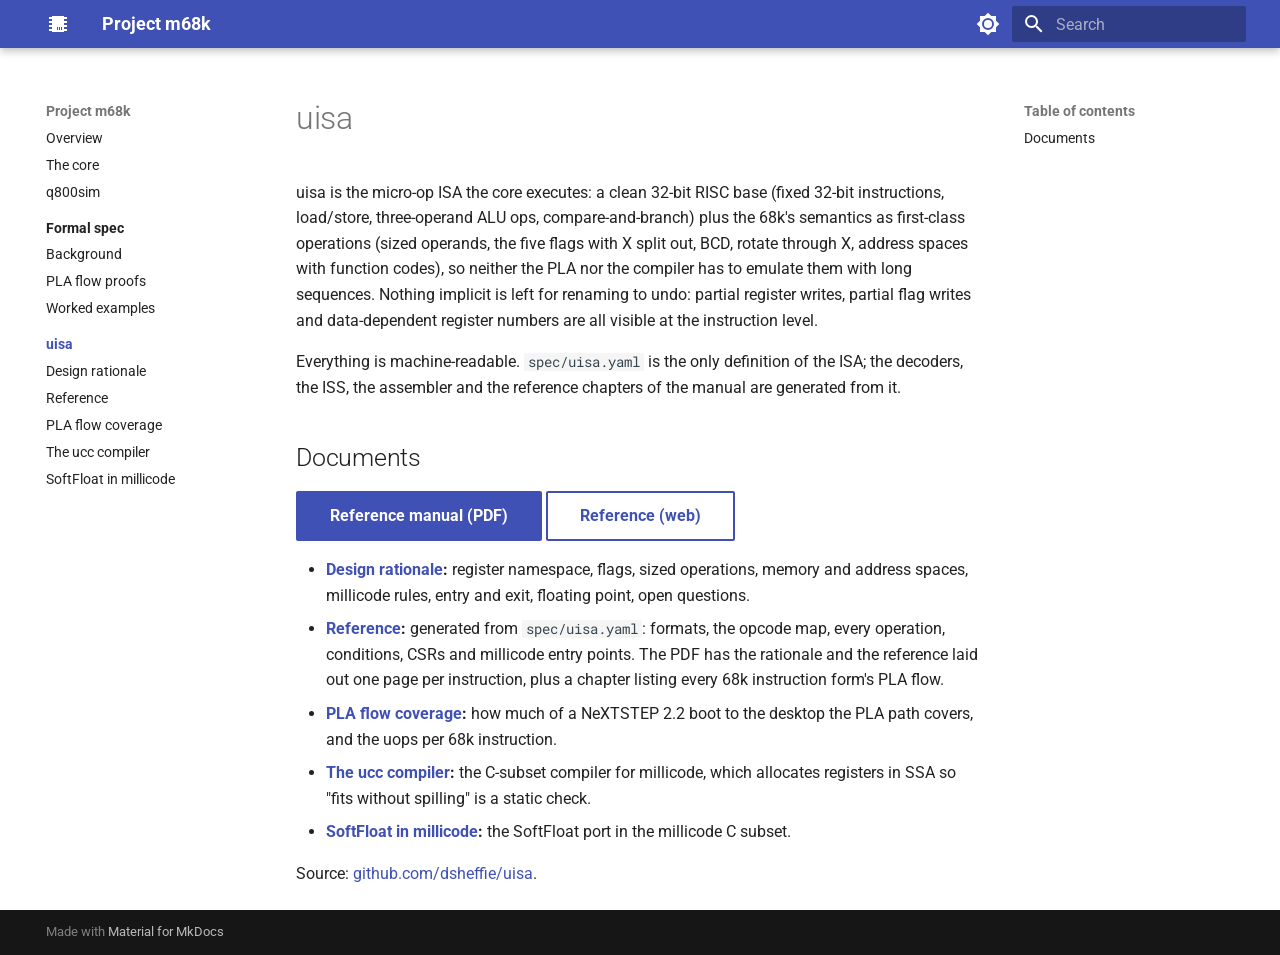
<file: uisa/index.html>
<!doctype html>
<html lang="en" class="no-js">
  <head>
    
      <meta charset="utf-8">
      <meta name="viewport" content="width=device-width,initial-scale=1">
      
        <meta name="description" content="A 68040 on an out-of-order core: the uisa micro-op ISA, its millicode and compiler, the core, and the q800sim reference simulator.">
      
      
      
        <link rel="canonical" href="https://dsheffie.github.io/m68k-project/uisa/">
      
      
        <link rel="prev" href="../formal-spec/examples/">
      
      
        <link rel="next" href="rationale/">
      
      
        
      
      
      <link rel="icon" href="../assets/images/favicon.png">
      <meta name="generator" content="mkdocs-1.6.1, mkdocs-material-9.8.2">
    
    
      
        <title>uisa - Project m68k</title>
      
    
    
      <link rel="stylesheet" href="../assets/stylesheets/main.57a0d79d.min.css">
      
        
        <link rel="stylesheet" href="../assets/stylesheets/palette.fb2fffe2.min.css">
      
      


    
    
      
    
    
      
        
        
        <link rel="preconnect" href="https://fonts.gstatic.com" crossorigin>
        <link rel="stylesheet" href="https://fonts.googleapis.com/css?family=Roboto:300,300i,400,400i,700,700i%7CRoboto+Mono:400,400i,700,700i&display=fallback">
        <style>:root{--md-text-font:"Roboto";--md-code-font:"Roboto Mono"}</style>
      
    
    
      <link rel="stylesheet" href="../stylesheets/extra.css">
    
    <script>__md_scope=new URL("..",location),__md_hash=e=>[...e].reduce(((e,_)=>(e<<5)-e+_.charCodeAt(0)),0),__md_get=(e,_=localStorage,t=__md_scope)=>JSON.parse(_.getItem(t.pathname+"."+e)),__md_set=(e,_,t=localStorage,a=__md_scope)=>{try{t.setItem(a.pathname+"."+e,JSON.stringify(_))}catch(e){}}</script>
    
      

    
    
  </head>
  
  
    
    
      
    
    
    
    
    <body dir="ltr" data-md-color-scheme="default" data-md-color-primary="indigo" data-md-color-accent="amber">
  
    
    <input class="md-toggle" data-md-toggle="drawer" type="checkbox" id="__drawer" autocomplete="off">
    <input class="md-toggle" data-md-toggle="search" type="checkbox" id="__search" autocomplete="off">
    <label class="md-overlay" for="__drawer"></label>
    <div data-md-component="skip">
      
        
        <a href="#uisa" class="md-skip">
          Skip to content
        </a>
      
    </div>
    <div data-md-component="announce">
      
    </div>
    
    
      

  

<header class="md-header md-header--shadow" data-md-component="header">
  <nav class="md-header__inner md-grid" aria-label="Header">
    <a href=".." title="Project m68k" class="md-header__button md-logo" aria-label="Project m68k" data-md-component="logo">
      
  
  <svg xmlns="http://www.w3.org/2000/svg" viewBox="0 0 24 24"><path d="M6 4h12v1h3v2h-3v2h3v2h-3v2h3v2h-3v2h3v2h-3v1H6v-1H3v-2h3v-2H3v-2h3v-2H3V9h3V7H3V5h3zm5 11v3h1v-3zm2 0v3h1v-3zm2 0v3h1v-3z"/></svg>

    </a>
    <label class="md-header__button md-icon" for="__drawer">
      
      <svg xmlns="http://www.w3.org/2000/svg" viewBox="0 0 24 24"><path d="M3 6h18v2H3zm0 5h18v2H3zm0 5h18v2H3z"/></svg>
    </label>
    <div class="md-header__title" data-md-component="header-title">
      <div class="md-header__ellipsis">
        <div class="md-header__topic">
          <span class="md-ellipsis">
            Project m68k
          </span>
        </div>
        <div class="md-header__topic" data-md-component="header-topic">
          <span class="md-ellipsis">
            
              uisa
            
          </span>
        </div>
      </div>
    </div>
    
      
        <form class="md-header__option" data-md-component="palette">
  
    
    
    
    <input class="md-option" data-md-color-media="" data-md-color-scheme="default" data-md-color-primary="indigo" data-md-color-accent="amber"  aria-label="Switch to dark mode"  type="radio" name="__palette" id="__palette_0">
    
      <label class="md-header__button md-icon" title="Switch to dark mode" for="__palette_1" hidden>
        <svg xmlns="http://www.w3.org/2000/svg" viewBox="0 0 24 24"><path d="M12 8a4 4 0 0 0-4 4 4 4 0 0 0 4 4 4 4 0 0 0 4-4 4 4 0 0 0-4-4m0 10a6 6 0 0 1-6-6 6 6 0 0 1 6-6 6 6 0 0 1 6 6 6 6 0 0 1-6 6m8-9.31V4h-4.69L12 .69 8.69 4H4v4.69L.69 12 4 15.31V20h4.69L12 23.31 15.31 20H20v-4.69L23.31 12z"/></svg>
      </label>
    
  
    
    
    
    <input class="md-option" data-md-color-media="" data-md-color-scheme="slate" data-md-color-primary="indigo" data-md-color-accent="amber"  aria-label="Switch to light mode"  type="radio" name="__palette" id="__palette_1">
    
      <label class="md-header__button md-icon" title="Switch to light mode" for="__palette_0" hidden>
        <svg xmlns="http://www.w3.org/2000/svg" viewBox="0 0 24 24"><path d="M12 18c-.89 0-1.74-.2-2.5-.55C11.56 16.5 13 14.42 13 12s-1.44-4.5-3.5-5.45C10.26 6.2 11.11 6 12 6a6 6 0 0 1 6 6 6 6 0 0 1-6 6m8-9.31V4h-4.69L12 .69 8.69 4H4v4.69L.69 12 4 15.31V20h4.69L12 23.31 15.31 20H20v-4.69L23.31 12z"/></svg>
      </label>
    
  
</form>
      
    
    
      <script>var palette=__md_get("__palette");if(palette&&palette.color){if("(prefers-color-scheme)"===palette.color.media){var media=matchMedia("(prefers-color-scheme: light)"),input=document.querySelector(media.matches?"[data-md-color-media='(prefers-color-scheme: light)']":"[data-md-color-media='(prefers-color-scheme: dark)']");palette.color.media=input.getAttribute("data-md-color-media"),palette.color.scheme=input.getAttribute("data-md-color-scheme"),palette.color.primary=input.getAttribute("data-md-color-primary"),palette.color.accent=input.getAttribute("data-md-color-accent")}for(var[key,value]of Object.entries(palette.color))document.body.setAttribute("data-md-color-"+key,value)}</script>
    
    
    
      
      
        <label class="md-header__button md-icon" for="__search">
          
          <svg xmlns="http://www.w3.org/2000/svg" viewBox="0 0 24 24"><path d="M9.5 3A6.5 6.5 0 0 1 16 9.5c0 1.61-.59 3.09-1.56 4.23l.27.27h.79l5 5-1.5 1.5-5-5v-.79l-.27-.27A6.52 6.52 0 0 1 9.5 16 6.5 6.5 0 0 1 3 9.5 6.5 6.5 0 0 1 9.5 3m0 2C7 5 5 7 5 9.5S7 14 9.5 14 14 12 14 9.5 12 5 9.5 5"/></svg>
        </label>
        <div class="md-search" data-md-component="search" role="dialog">
  <label class="md-search__overlay" for="__search"></label>
  <div class="md-search__inner" role="search">
    <form class="md-search__form" name="search">
      <input type="text" class="md-search__input" name="query" aria-label="Search" placeholder="Search" autocapitalize="off" autocorrect="off" autocomplete="off" spellcheck="false" data-md-component="search-query" required>
      <label class="md-search__icon md-icon" for="__search">
        
        <svg xmlns="http://www.w3.org/2000/svg" viewBox="0 0 24 24"><path d="M9.5 3A6.5 6.5 0 0 1 16 9.5c0 1.61-.59 3.09-1.56 4.23l.27.27h.79l5 5-1.5 1.5-5-5v-.79l-.27-.27A6.52 6.52 0 0 1 9.5 16 6.5 6.5 0 0 1 3 9.5 6.5 6.5 0 0 1 9.5 3m0 2C7 5 5 7 5 9.5S7 14 9.5 14 14 12 14 9.5 12 5 9.5 5"/></svg>
        
        <svg xmlns="http://www.w3.org/2000/svg" viewBox="0 0 24 24"><path d="M20 11v2H8l5.5 5.5-1.42 1.42L4.16 12l7.92-7.92L13.5 5.5 8 11z"/></svg>
      </label>
      <nav class="md-search__options" aria-label="Search">
        
        <button type="reset" class="md-search__icon md-icon" title="Clear" aria-label="Clear" tabindex="-1">
          
          <svg xmlns="http://www.w3.org/2000/svg" viewBox="0 0 24 24"><path d="M19 6.41 17.59 5 12 10.59 6.41 5 5 6.41 10.59 12 5 17.59 6.41 19 12 13.41 17.59 19 19 17.59 13.41 12z"/></svg>
        </button>
      </nav>
      
    </form>
    <div class="md-search__output">
      <div class="md-search__scrollwrap" tabindex="0" data-md-scrollfix>
        <div class="md-search-result" data-md-component="search-result">
          <div class="md-search-result__meta">
            Initializing search
          </div>
          <ol class="md-search-result__list" role="presentation"></ol>
        </div>
      </div>
    </div>
  </div>
</div>
      
    
    
  </nav>
  
</header>
    
    <div class="md-container" data-md-component="container">
      
      
        
          
        
      
      <main class="md-main" data-md-component="main">
        <div class="md-main__inner md-grid">
          
            
              
              <div class="md-sidebar md-sidebar--primary" data-md-component="sidebar" data-md-type="navigation" >
                <div class="md-sidebar__scrollwrap">
                  <div class="md-sidebar__inner">
                    



<nav class="md-nav md-nav--primary" aria-label="Navigation" data-md-level="0">
  <label class="md-nav__title" for="__drawer">
    <a href=".." title="Project m68k" class="md-nav__button md-logo" aria-label="Project m68k" data-md-component="logo">
      
  
  <svg xmlns="http://www.w3.org/2000/svg" viewBox="0 0 24 24"><path d="M6 4h12v1h3v2h-3v2h3v2h-3v2h3v2h-3v2h3v2h-3v1H6v-1H3v-2h3v-2H3v-2h3v-2H3V9h3V7H3V5h3zm5 11v3h1v-3zm2 0v3h1v-3zm2 0v3h1v-3z"/></svg>

    </a>
    Project m68k
  </label>
  
  <ul class="md-nav__list" data-md-scrollfix>
    
      
      
  
  
  
  
    <li class="md-nav__item">
      <a href=".." class="md-nav__link">
        
  
  
  <span class="md-ellipsis">
    
  
    Overview
  

    
  </span>
  
  

      </a>
    </li>
  

    
      
      
  
  
  
  
    <li class="md-nav__item">
      <a href="../core/" class="md-nav__link">
        
  
  
  <span class="md-ellipsis">
    
  
    The core
  

    
  </span>
  
  

      </a>
    </li>
  

    
      
      
  
  
  
  
    <li class="md-nav__item">
      <a href="../q800sim/" class="md-nav__link">
        
  
  
  <span class="md-ellipsis">
    
  
    q800sim
  

    
  </span>
  
  

      </a>
    </li>
  

    
      
      
  
  
  
  
    
    
      
        
          
        
      
        
      
        
      
        
      
    
    
    
      
        
        
      
    
    
    <li class="md-nav__item md-nav__item--section md-nav__item--nested">
      
        
        
        <input class="md-nav__toggle md-toggle " type="checkbox" id="__nav_4" >
        
          
          <div class="md-nav__link md-nav__container">
            <a href="../formal-spec/" class="md-nav__link ">
              
  
  
  <span class="md-ellipsis">
    
  
    Formal spec
  

    
  </span>
  
  

            </a>
            
              
              <label class="md-nav__link " for="__nav_4" id="__nav_4_label" tabindex="">
                <span class="md-nav__icon md-icon"></span>
              </label>
            
          </div>
        
        <nav class="md-nav" data-md-level="1" aria-labelledby="__nav_4_label" aria-expanded="false">
          <label class="md-nav__title" for="__nav_4">
            <span class="md-nav__icon md-icon"></span>
            
  
    Formal spec
  

          </label>
          <ul class="md-nav__list" data-md-scrollfix>
            
              
            
              
                
  
  
  
  
    <li class="md-nav__item">
      <a href="../formal-spec/background/" class="md-nav__link">
        
  
  
  <span class="md-ellipsis">
    
  
    Background
  

    
  </span>
  
  

      </a>
    </li>
  

              
            
              
                
  
  
  
  
    <li class="md-nav__item">
      <a href="../formal-spec/pla/" class="md-nav__link">
        
  
  
  <span class="md-ellipsis">
    
  
    PLA flow proofs
  

    
  </span>
  
  

      </a>
    </li>
  

              
            
              
                
  
  
  
  
    <li class="md-nav__item">
      <a href="../formal-spec/examples/" class="md-nav__link">
        
  
  
  <span class="md-ellipsis">
    
  
    Worked examples
  

    
  </span>
  
  

      </a>
    </li>
  

              
            
          </ul>
        </nav>
      
    </li>
  

    
      
      
  
  
    
  
  
  
    
    
      
        
          
        
      
        
      
        
      
        
      
        
      
        
      
    
    
    
      
        
        
      
    
    
    <li class="md-nav__item md-nav__item--active md-nav__item--section md-nav__item--nested">
      
        
        
        <input class="md-nav__toggle md-toggle " type="checkbox" id="__nav_5" checked>
        
          
          <div class="md-nav__link md-nav__container">
            <a href="./" class="md-nav__link md-nav__link--active">
              
  
  
  <span class="md-ellipsis">
    
  
    uisa
  

    
  </span>
  
  

            </a>
            
              
              <label class="md-nav__link md-nav__link--active" for="__nav_5" id="__nav_5_label" tabindex="">
                <span class="md-nav__icon md-icon"></span>
              </label>
            
          </div>
        
        <nav class="md-nav" data-md-level="1" aria-labelledby="__nav_5_label" aria-expanded="true">
          <label class="md-nav__title" for="__nav_5">
            <span class="md-nav__icon md-icon"></span>
            
  
    uisa
  

          </label>
          <ul class="md-nav__list" data-md-scrollfix>
            
              
            
              
                
  
  
  
  
    <li class="md-nav__item">
      <a href="rationale/" class="md-nav__link">
        
  
  
  <span class="md-ellipsis">
    
  
    Design rationale
  

    
  </span>
  
  

      </a>
    </li>
  

              
            
              
                
  
  
  
  
    <li class="md-nav__item">
      <a href="reference/" class="md-nav__link">
        
  
  
  <span class="md-ellipsis">
    
  
    Reference
  

    
  </span>
  
  

      </a>
    </li>
  

              
            
              
                
  
  
  
  
    <li class="md-nav__item">
      <a href="flows/" class="md-nav__link">
        
  
  
  <span class="md-ellipsis">
    
  
    PLA flow coverage
  

    
  </span>
  
  

      </a>
    </li>
  

              
            
              
                
  
  
  
  
    <li class="md-nav__item">
      <a href="ucc/" class="md-nav__link">
        
  
  
  <span class="md-ellipsis">
    
  
    The ucc compiler
  

    
  </span>
  
  

      </a>
    </li>
  

              
            
              
                
  
  
  
  
    <li class="md-nav__item">
      <a href="softfloat/" class="md-nav__link">
        
  
  
  <span class="md-ellipsis">
    
  
    SoftFloat in millicode
  

    
  </span>
  
  

      </a>
    </li>
  

              
            
          </ul>
        </nav>
      
    </li>
  

    
  </ul>
</nav>
                  </div>
                </div>
              </div>
            
            
              
              <div class="md-sidebar md-sidebar--secondary" data-md-component="sidebar" data-md-type="toc" >
                <div class="md-sidebar__scrollwrap">
                  <div class="md-sidebar__inner">
                    

<nav class="md-nav md-nav--secondary" aria-label="Table of contents">
  
  
  
    
  
  
    <label class="md-nav__title" for="__toc">
      <span class="md-nav__icon md-icon"></span>
      Table of contents
    </label>
    <ul class="md-nav__list" data-md-component="toc" data-md-scrollfix>
      
        <li class="md-nav__item">
  <a href="#documents" class="md-nav__link">
    <span class="md-ellipsis">
      
        Documents
      
    </span>
  </a>
  
</li>
      
    </ul>
  
</nav>
                  </div>
                </div>
              </div>
            
          
          
            <div class="md-content" data-md-component="content">
              
              <article class="md-content__inner md-typeset">
                
                  



<h1 id="uisa">uisa<a class="headerlink" href="#uisa" title="Permanent link">&para;</a></h1>
<p>uisa is the micro-op ISA the core executes: a clean 32-bit RISC base (fixed
32-bit instructions, load/store, three-operand ALU ops, compare-and-branch)
plus the 68k's semantics as first-class operations (sized operands, the five
flags with X split out, BCD, rotate through X, address spaces with function
codes), so neither the PLA nor the compiler has to emulate them with long
sequences. Nothing implicit is left for renaming to undo: partial register
writes, partial flag writes and data-dependent register numbers are all
visible at the instruction level.</p>
<p>Everything is machine-readable. <code>spec/uisa.yaml</code> is the only definition of
the ISA; the decoders, the ISS, the assembler and the reference chapters of
the manual are generated from it.</p>
<h2 id="documents">Documents<a class="headerlink" href="#documents" title="Permanent link">&para;</a></h2>
<p><a class="md-button md-button--primary" href="uisa.pdf">Reference manual (PDF)</a>
<a class="md-button" href="reference/">Reference (web)</a></p>
<ul>
<li><strong><a href="rationale/">Design rationale</a>:</strong> register namespace, flags, sized
  operations, memory and address spaces, millicode rules, entry and exit,
  floating point, open questions.</li>
<li><strong><a href="reference/">Reference</a>:</strong> generated from <code>spec/uisa.yaml</code>: formats,
  the opcode map, every operation, conditions, CSRs and millicode entry
  points. The PDF has the rationale and the reference laid out one page per
  instruction, plus a chapter listing every 68k instruction form's PLA flow.</li>
<li><strong><a href="flows/">PLA flow coverage</a>:</strong> how much of a NeXTSTEP 2.2 boot to the
  desktop the PLA path covers, and the uops per 68k instruction.</li>
<li><strong><a href="ucc/">The ucc compiler</a>:</strong> the C-subset compiler for millicode, which
  allocates registers in SSA so "fits without spilling" is a static check.</li>
<li><strong><a href="softfloat/">SoftFloat in millicode</a>:</strong> the SoftFloat port in the
  millicode C subset.</li>
</ul>
<p>Source: <a href="https://github.com/dsheffie/uisa">github.com/dsheffie/uisa</a>.</p>












                
              </article>
            </div>
          
          
<script>var target=document.getElementById(location.hash.slice(1));target&&target.name&&(target.checked=target.name.startsWith("__tabbed_"))</script>
        </div>
        
          <button type="button" class="md-top md-icon" data-md-component="top" hidden>
  
  <svg xmlns="http://www.w3.org/2000/svg" viewBox="0 0 24 24"><path d="M13 20h-2V8l-5.5 5.5-1.42-1.42L12 4.16l7.92 7.92-1.42 1.42L13 8z"/></svg>
  Back to top
</button>
        
      </main>
      
        <footer class="md-footer">
  
  <div class="md-footer-meta md-typeset">
    <div class="md-footer-meta__inner md-grid">
      <div class="md-copyright">
  
  
    Made with
    <a href="https://squidfunk.github.io/mkdocs-material/" target="_blank" rel="noopener">
      Material for MkDocs
    </a>
  
</div>
      
    </div>
  </div>
</footer>
      
    </div>
    <div class="md-dialog" data-md-component="dialog">
      <div class="md-dialog__inner md-typeset"></div>
    </div>
    
    
    
      
      
      <script id="__config" type="application/json">{"annotate": null, "base": "..", "features": ["navigation.sections", "navigation.top", "navigation.indexes", "navigation.tracking", "toc.follow", "content.code.copy"], "search": "../assets/javascripts/workers/search.a7633da7.min.js", "tags": null, "translations": {"clipboard.copied": "Copied to clipboard", "clipboard.copy": "Copy to clipboard", "search.result.more.one": "1 more on this page", "search.result.more.other": "# more on this page", "search.result.none": "No matching documents", "search.result.one": "1 matching document", "search.result.other": "# matching documents", "search.result.placeholder": "Type to start searching", "search.result.term.missing": "Missing", "select.version": "Select version"}, "version": null}</script>
    
    
      <script src="../assets/javascripts/bundle.a5f9d56c.min.js"></script>
      
    
  </body>
</html>
</file>
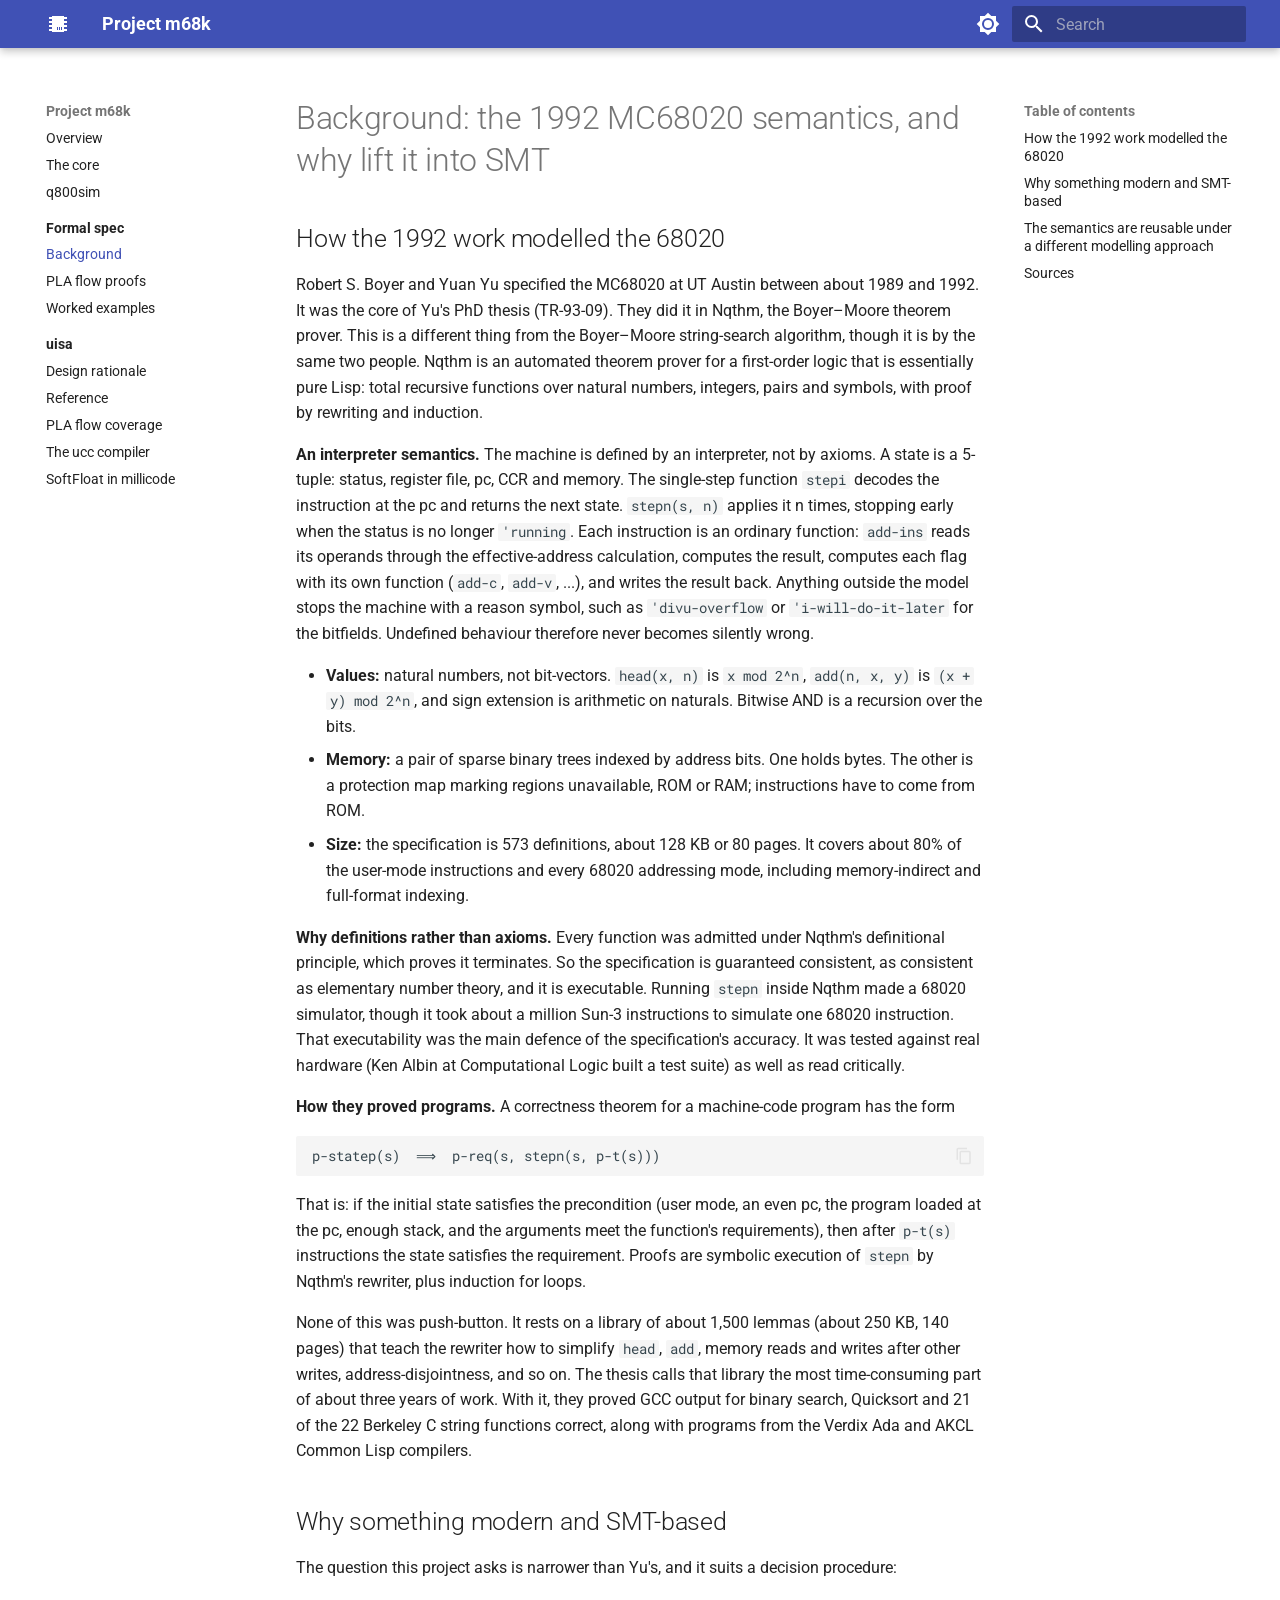
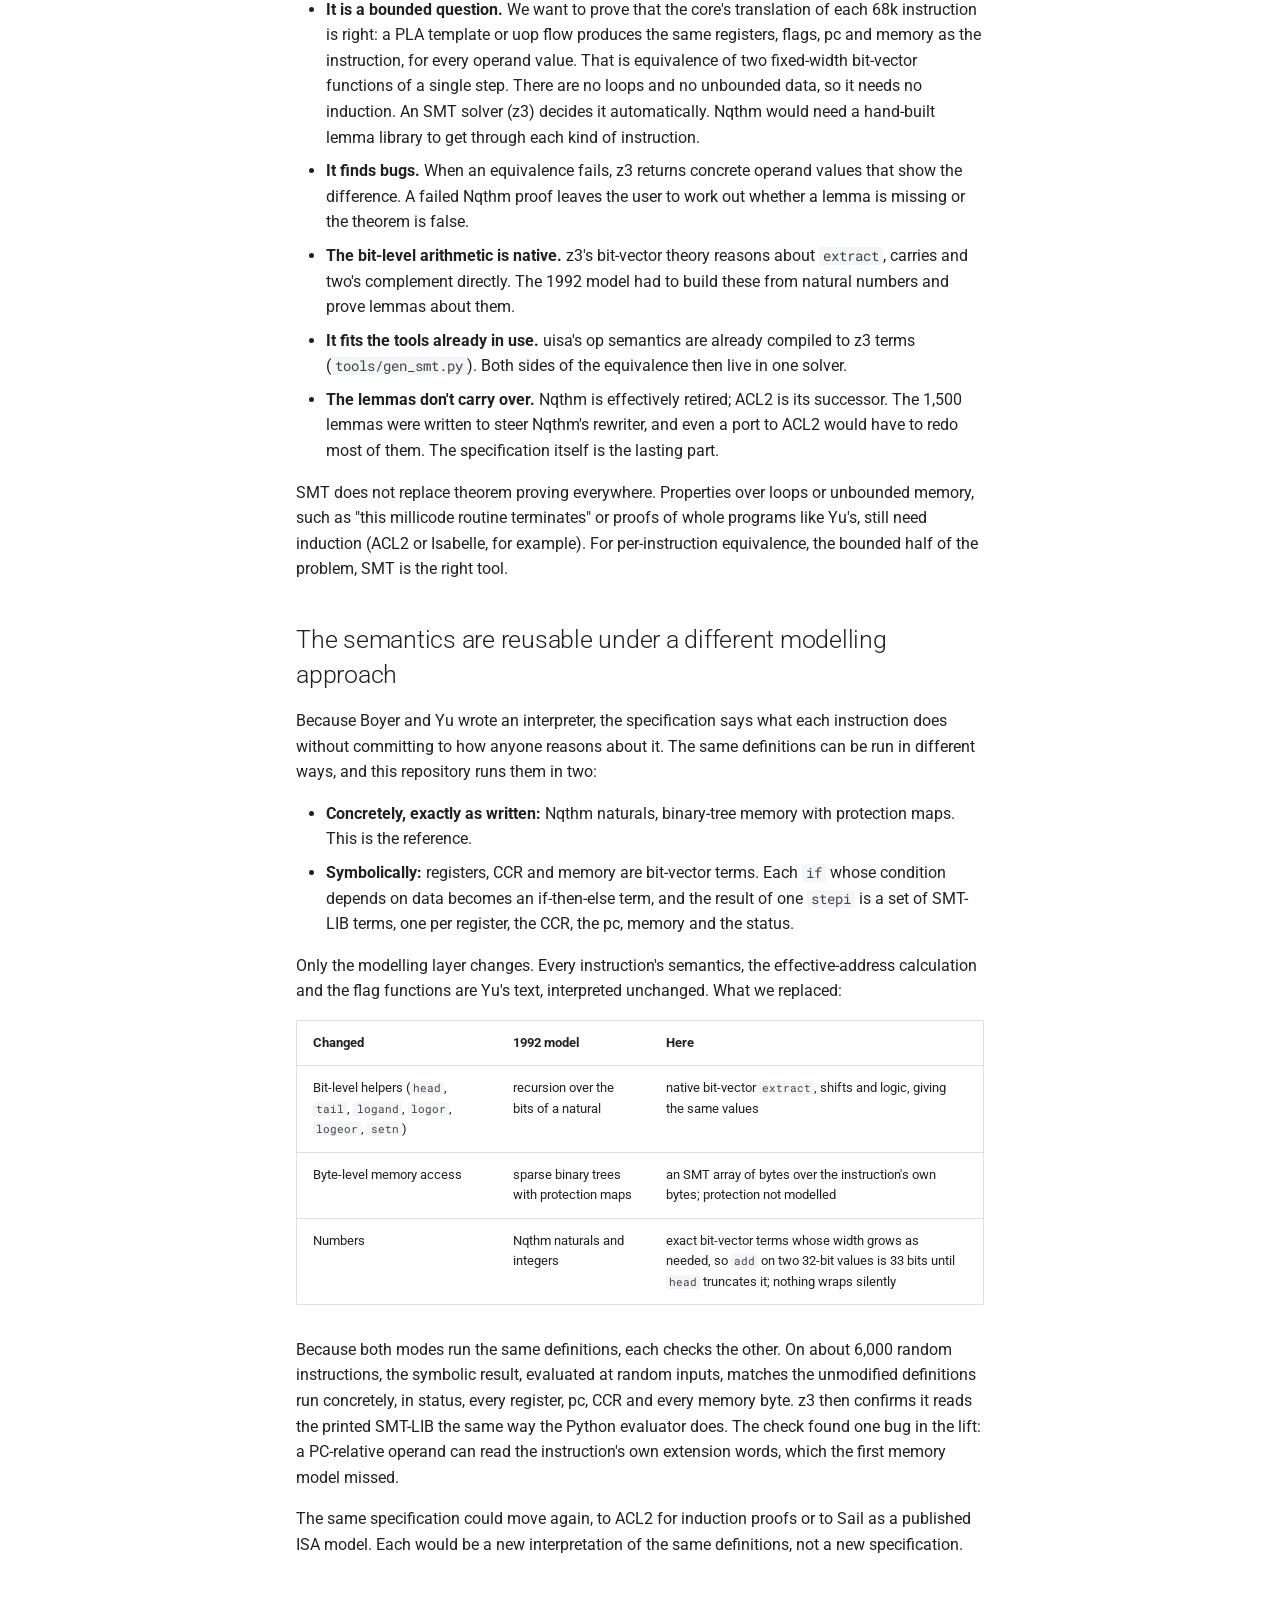
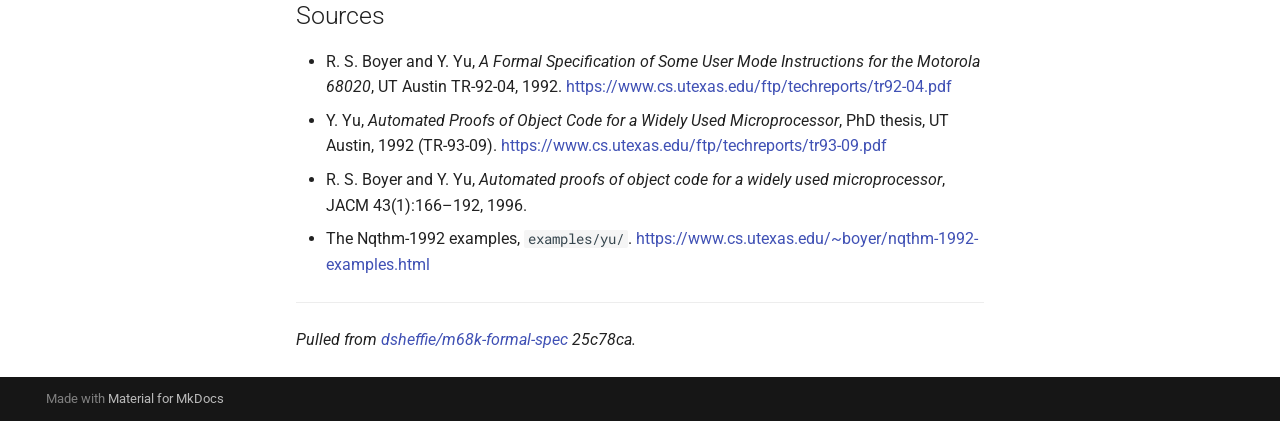
<file: formal-spec/background/index.html>
<!doctype html>
<html lang="en" class="no-js">
  <head>
    
      <meta charset="utf-8">
      <meta name="viewport" content="width=device-width,initial-scale=1">
      
        <meta name="description" content="A 68040 on an out-of-order core: the uisa micro-op ISA, its millicode and compiler, the core, and the q800sim reference simulator.">
      
      
      
        <link rel="canonical" href="https://dsheffie.github.io/m68k-project/formal-spec/background/">
      
      
        <link rel="prev" href="../">
      
      
        <link rel="next" href="../pla/">
      
      
        
      
      
      <link rel="icon" href="../../assets/images/favicon.png">
      <meta name="generator" content="mkdocs-1.6.1, mkdocs-material-9.8.2">
    
    
      
        <title>Background - Project m68k</title>
      
    
    
      <link rel="stylesheet" href="../../assets/stylesheets/main.57a0d79d.min.css">
      
        
        <link rel="stylesheet" href="../../assets/stylesheets/palette.fb2fffe2.min.css">
      
      


    
    
      
    
    
      
        
        
        <link rel="preconnect" href="https://fonts.gstatic.com" crossorigin>
        <link rel="stylesheet" href="https://fonts.googleapis.com/css?family=Roboto:300,300i,400,400i,700,700i%7CRoboto+Mono:400,400i,700,700i&display=fallback">
        <style>:root{--md-text-font:"Roboto";--md-code-font:"Roboto Mono"}</style>
      
    
    
      <link rel="stylesheet" href="../../stylesheets/extra.css">
    
    <script>__md_scope=new URL("../..",location),__md_hash=e=>[...e].reduce(((e,_)=>(e<<5)-e+_.charCodeAt(0)),0),__md_get=(e,_=localStorage,t=__md_scope)=>JSON.parse(_.getItem(t.pathname+"."+e)),__md_set=(e,_,t=localStorage,a=__md_scope)=>{try{t.setItem(a.pathname+"."+e,JSON.stringify(_))}catch(e){}}</script>
    
      

    
    
  </head>
  
  
    
    
      
    
    
    
    
    <body dir="ltr" data-md-color-scheme="default" data-md-color-primary="indigo" data-md-color-accent="amber">
  
    
    <input class="md-toggle" data-md-toggle="drawer" type="checkbox" id="__drawer" autocomplete="off">
    <input class="md-toggle" data-md-toggle="search" type="checkbox" id="__search" autocomplete="off">
    <label class="md-overlay" for="__drawer"></label>
    <div data-md-component="skip">
      
        
        <a href="#background-the-1992-mc68020-semantics-and-why-lift-it-into-smt" class="md-skip">
          Skip to content
        </a>
      
    </div>
    <div data-md-component="announce">
      
    </div>
    
    
      

  

<header class="md-header md-header--shadow" data-md-component="header">
  <nav class="md-header__inner md-grid" aria-label="Header">
    <a href="../.." title="Project m68k" class="md-header__button md-logo" aria-label="Project m68k" data-md-component="logo">
      
  
  <svg xmlns="http://www.w3.org/2000/svg" viewBox="0 0 24 24"><path d="M6 4h12v1h3v2h-3v2h3v2h-3v2h3v2h-3v2h3v2h-3v1H6v-1H3v-2h3v-2H3v-2h3v-2H3V9h3V7H3V5h3zm5 11v3h1v-3zm2 0v3h1v-3zm2 0v3h1v-3z"/></svg>

    </a>
    <label class="md-header__button md-icon" for="__drawer">
      
      <svg xmlns="http://www.w3.org/2000/svg" viewBox="0 0 24 24"><path d="M3 6h18v2H3zm0 5h18v2H3zm0 5h18v2H3z"/></svg>
    </label>
    <div class="md-header__title" data-md-component="header-title">
      <div class="md-header__ellipsis">
        <div class="md-header__topic">
          <span class="md-ellipsis">
            Project m68k
          </span>
        </div>
        <div class="md-header__topic" data-md-component="header-topic">
          <span class="md-ellipsis">
            
              Background
            
          </span>
        </div>
      </div>
    </div>
    
      
        <form class="md-header__option" data-md-component="palette">
  
    
    
    
    <input class="md-option" data-md-color-media="" data-md-color-scheme="default" data-md-color-primary="indigo" data-md-color-accent="amber"  aria-label="Switch to dark mode"  type="radio" name="__palette" id="__palette_0">
    
      <label class="md-header__button md-icon" title="Switch to dark mode" for="__palette_1" hidden>
        <svg xmlns="http://www.w3.org/2000/svg" viewBox="0 0 24 24"><path d="M12 8a4 4 0 0 0-4 4 4 4 0 0 0 4 4 4 4 0 0 0 4-4 4 4 0 0 0-4-4m0 10a6 6 0 0 1-6-6 6 6 0 0 1 6-6 6 6 0 0 1 6 6 6 6 0 0 1-6 6m8-9.31V4h-4.69L12 .69 8.69 4H4v4.69L.69 12 4 15.31V20h4.69L12 23.31 15.31 20H20v-4.69L23.31 12z"/></svg>
      </label>
    
  
    
    
    
    <input class="md-option" data-md-color-media="" data-md-color-scheme="slate" data-md-color-primary="indigo" data-md-color-accent="amber"  aria-label="Switch to light mode"  type="radio" name="__palette" id="__palette_1">
    
      <label class="md-header__button md-icon" title="Switch to light mode" for="__palette_0" hidden>
        <svg xmlns="http://www.w3.org/2000/svg" viewBox="0 0 24 24"><path d="M12 18c-.89 0-1.74-.2-2.5-.55C11.56 16.5 13 14.42 13 12s-1.44-4.5-3.5-5.45C10.26 6.2 11.11 6 12 6a6 6 0 0 1 6 6 6 6 0 0 1-6 6m8-9.31V4h-4.69L12 .69 8.69 4H4v4.69L.69 12 4 15.31V20h4.69L12 23.31 15.31 20H20v-4.69L23.31 12z"/></svg>
      </label>
    
  
</form>
      
    
    
      <script>var palette=__md_get("__palette");if(palette&&palette.color){if("(prefers-color-scheme)"===palette.color.media){var media=matchMedia("(prefers-color-scheme: light)"),input=document.querySelector(media.matches?"[data-md-color-media='(prefers-color-scheme: light)']":"[data-md-color-media='(prefers-color-scheme: dark)']");palette.color.media=input.getAttribute("data-md-color-media"),palette.color.scheme=input.getAttribute("data-md-color-scheme"),palette.color.primary=input.getAttribute("data-md-color-primary"),palette.color.accent=input.getAttribute("data-md-color-accent")}for(var[key,value]of Object.entries(palette.color))document.body.setAttribute("data-md-color-"+key,value)}</script>
    
    
    
      
      
        <label class="md-header__button md-icon" for="__search">
          
          <svg xmlns="http://www.w3.org/2000/svg" viewBox="0 0 24 24"><path d="M9.5 3A6.5 6.5 0 0 1 16 9.5c0 1.61-.59 3.09-1.56 4.23l.27.27h.79l5 5-1.5 1.5-5-5v-.79l-.27-.27A6.52 6.52 0 0 1 9.5 16 6.5 6.5 0 0 1 3 9.5 6.5 6.5 0 0 1 9.5 3m0 2C7 5 5 7 5 9.5S7 14 9.5 14 14 12 14 9.5 12 5 9.5 5"/></svg>
        </label>
        <div class="md-search" data-md-component="search" role="dialog">
  <label class="md-search__overlay" for="__search"></label>
  <div class="md-search__inner" role="search">
    <form class="md-search__form" name="search">
      <input type="text" class="md-search__input" name="query" aria-label="Search" placeholder="Search" autocapitalize="off" autocorrect="off" autocomplete="off" spellcheck="false" data-md-component="search-query" required>
      <label class="md-search__icon md-icon" for="__search">
        
        <svg xmlns="http://www.w3.org/2000/svg" viewBox="0 0 24 24"><path d="M9.5 3A6.5 6.5 0 0 1 16 9.5c0 1.61-.59 3.09-1.56 4.23l.27.27h.79l5 5-1.5 1.5-5-5v-.79l-.27-.27A6.52 6.52 0 0 1 9.5 16 6.5 6.5 0 0 1 3 9.5 6.5 6.5 0 0 1 9.5 3m0 2C7 5 5 7 5 9.5S7 14 9.5 14 14 12 14 9.5 12 5 9.5 5"/></svg>
        
        <svg xmlns="http://www.w3.org/2000/svg" viewBox="0 0 24 24"><path d="M20 11v2H8l5.5 5.5-1.42 1.42L4.16 12l7.92-7.92L13.5 5.5 8 11z"/></svg>
      </label>
      <nav class="md-search__options" aria-label="Search">
        
        <button type="reset" class="md-search__icon md-icon" title="Clear" aria-label="Clear" tabindex="-1">
          
          <svg xmlns="http://www.w3.org/2000/svg" viewBox="0 0 24 24"><path d="M19 6.41 17.59 5 12 10.59 6.41 5 5 6.41 10.59 12 5 17.59 6.41 19 12 13.41 17.59 19 19 17.59 13.41 12z"/></svg>
        </button>
      </nav>
      
    </form>
    <div class="md-search__output">
      <div class="md-search__scrollwrap" tabindex="0" data-md-scrollfix>
        <div class="md-search-result" data-md-component="search-result">
          <div class="md-search-result__meta">
            Initializing search
          </div>
          <ol class="md-search-result__list" role="presentation"></ol>
        </div>
      </div>
    </div>
  </div>
</div>
      
    
    
  </nav>
  
</header>
    
    <div class="md-container" data-md-component="container">
      
      
        
          
        
      
      <main class="md-main" data-md-component="main">
        <div class="md-main__inner md-grid">
          
            
              
              <div class="md-sidebar md-sidebar--primary" data-md-component="sidebar" data-md-type="navigation" >
                <div class="md-sidebar__scrollwrap">
                  <div class="md-sidebar__inner">
                    



<nav class="md-nav md-nav--primary" aria-label="Navigation" data-md-level="0">
  <label class="md-nav__title" for="__drawer">
    <a href="../.." title="Project m68k" class="md-nav__button md-logo" aria-label="Project m68k" data-md-component="logo">
      
  
  <svg xmlns="http://www.w3.org/2000/svg" viewBox="0 0 24 24"><path d="M6 4h12v1h3v2h-3v2h3v2h-3v2h3v2h-3v2h3v2h-3v1H6v-1H3v-2h3v-2H3v-2h3v-2H3V9h3V7H3V5h3zm5 11v3h1v-3zm2 0v3h1v-3zm2 0v3h1v-3z"/></svg>

    </a>
    Project m68k
  </label>
  
  <ul class="md-nav__list" data-md-scrollfix>
    
      
      
  
  
  
  
    <li class="md-nav__item">
      <a href="../.." class="md-nav__link">
        
  
  
  <span class="md-ellipsis">
    
  
    Overview
  

    
  </span>
  
  

      </a>
    </li>
  

    
      
      
  
  
  
  
    <li class="md-nav__item">
      <a href="../../core/" class="md-nav__link">
        
  
  
  <span class="md-ellipsis">
    
  
    The core
  

    
  </span>
  
  

      </a>
    </li>
  

    
      
      
  
  
  
  
    <li class="md-nav__item">
      <a href="../../q800sim/" class="md-nav__link">
        
  
  
  <span class="md-ellipsis">
    
  
    q800sim
  

    
  </span>
  
  

      </a>
    </li>
  

    
      
      
  
  
    
  
  
  
    
    
      
        
          
        
      
        
      
        
      
        
      
    
    
    
      
        
        
      
    
    
    <li class="md-nav__item md-nav__item--active md-nav__item--section md-nav__item--nested">
      
        
        
        <input class="md-nav__toggle md-toggle " type="checkbox" id="__nav_4" checked>
        
          
          <div class="md-nav__link md-nav__container">
            <a href="../" class="md-nav__link ">
              
  
  
  <span class="md-ellipsis">
    
  
    Formal spec
  

    
  </span>
  
  

            </a>
            
              
              <label class="md-nav__link " for="__nav_4" id="__nav_4_label" tabindex="">
                <span class="md-nav__icon md-icon"></span>
              </label>
            
          </div>
        
        <nav class="md-nav" data-md-level="1" aria-labelledby="__nav_4_label" aria-expanded="true">
          <label class="md-nav__title" for="__nav_4">
            <span class="md-nav__icon md-icon"></span>
            
  
    Formal spec
  

          </label>
          <ul class="md-nav__list" data-md-scrollfix>
            
              
            
              
                
  
  
    
  
  
  
    <li class="md-nav__item md-nav__item--active">
      
      <input class="md-nav__toggle md-toggle" type="checkbox" id="__toc">
      
      
        
      
      
        <label class="md-nav__link md-nav__link--active" for="__toc">
          
  
  
  <span class="md-ellipsis">
    
  
    Background
  

    
  </span>
  
  

          <span class="md-nav__icon md-icon"></span>
        </label>
      
      <a href="./" class="md-nav__link md-nav__link--active">
        
  
  
  <span class="md-ellipsis">
    
  
    Background
  

    
  </span>
  
  

      </a>
      
        

<nav class="md-nav md-nav--secondary" aria-label="Table of contents">
  
  
  
    
  
  
    <label class="md-nav__title" for="__toc">
      <span class="md-nav__icon md-icon"></span>
      Table of contents
    </label>
    <ul class="md-nav__list" data-md-component="toc" data-md-scrollfix>
      
        <li class="md-nav__item">
  <a href="#how-the-1992-work-modelled-the-68020" class="md-nav__link">
    <span class="md-ellipsis">
      
        How the 1992 work modelled the 68020
      
    </span>
  </a>
  
</li>
      
        <li class="md-nav__item">
  <a href="#why-something-modern-and-smt-based" class="md-nav__link">
    <span class="md-ellipsis">
      
        Why something modern and SMT-based
      
    </span>
  </a>
  
</li>
      
        <li class="md-nav__item">
  <a href="#the-semantics-are-reusable-under-a-different-modelling-approach" class="md-nav__link">
    <span class="md-ellipsis">
      
        The semantics are reusable under a different modelling approach
      
    </span>
  </a>
  
</li>
      
        <li class="md-nav__item">
  <a href="#sources" class="md-nav__link">
    <span class="md-ellipsis">
      
        Sources
      
    </span>
  </a>
  
</li>
      
    </ul>
  
</nav>
      
    </li>
  

              
            
              
                
  
  
  
  
    <li class="md-nav__item">
      <a href="../pla/" class="md-nav__link">
        
  
  
  <span class="md-ellipsis">
    
  
    PLA flow proofs
  

    
  </span>
  
  

      </a>
    </li>
  

              
            
              
                
  
  
  
  
    <li class="md-nav__item">
      <a href="../examples/" class="md-nav__link">
        
  
  
  <span class="md-ellipsis">
    
  
    Worked examples
  

    
  </span>
  
  

      </a>
    </li>
  

              
            
          </ul>
        </nav>
      
    </li>
  

    
      
      
  
  
  
  
    
    
      
        
          
        
      
        
      
        
      
        
      
        
      
        
      
    
    
    
      
        
        
      
    
    
    <li class="md-nav__item md-nav__item--section md-nav__item--nested">
      
        
        
        <input class="md-nav__toggle md-toggle " type="checkbox" id="__nav_5" >
        
          
          <div class="md-nav__link md-nav__container">
            <a href="../../uisa/" class="md-nav__link ">
              
  
  
  <span class="md-ellipsis">
    
  
    uisa
  

    
  </span>
  
  

            </a>
            
              
              <label class="md-nav__link " for="__nav_5" id="__nav_5_label" tabindex="">
                <span class="md-nav__icon md-icon"></span>
              </label>
            
          </div>
        
        <nav class="md-nav" data-md-level="1" aria-labelledby="__nav_5_label" aria-expanded="false">
          <label class="md-nav__title" for="__nav_5">
            <span class="md-nav__icon md-icon"></span>
            
  
    uisa
  

          </label>
          <ul class="md-nav__list" data-md-scrollfix>
            
              
            
              
                
  
  
  
  
    <li class="md-nav__item">
      <a href="../../uisa/rationale/" class="md-nav__link">
        
  
  
  <span class="md-ellipsis">
    
  
    Design rationale
  

    
  </span>
  
  

      </a>
    </li>
  

              
            
              
                
  
  
  
  
    <li class="md-nav__item">
      <a href="../../uisa/reference/" class="md-nav__link">
        
  
  
  <span class="md-ellipsis">
    
  
    Reference
  

    
  </span>
  
  

      </a>
    </li>
  

              
            
              
                
  
  
  
  
    <li class="md-nav__item">
      <a href="../../uisa/flows/" class="md-nav__link">
        
  
  
  <span class="md-ellipsis">
    
  
    PLA flow coverage
  

    
  </span>
  
  

      </a>
    </li>
  

              
            
              
                
  
  
  
  
    <li class="md-nav__item">
      <a href="../../uisa/ucc/" class="md-nav__link">
        
  
  
  <span class="md-ellipsis">
    
  
    The ucc compiler
  

    
  </span>
  
  

      </a>
    </li>
  

              
            
              
                
  
  
  
  
    <li class="md-nav__item">
      <a href="../../uisa/softfloat/" class="md-nav__link">
        
  
  
  <span class="md-ellipsis">
    
  
    SoftFloat in millicode
  

    
  </span>
  
  

      </a>
    </li>
  

              
            
          </ul>
        </nav>
      
    </li>
  

    
  </ul>
</nav>
                  </div>
                </div>
              </div>
            
            
              
              <div class="md-sidebar md-sidebar--secondary" data-md-component="sidebar" data-md-type="toc" >
                <div class="md-sidebar__scrollwrap">
                  <div class="md-sidebar__inner">
                    

<nav class="md-nav md-nav--secondary" aria-label="Table of contents">
  
  
  
    
  
  
    <label class="md-nav__title" for="__toc">
      <span class="md-nav__icon md-icon"></span>
      Table of contents
    </label>
    <ul class="md-nav__list" data-md-component="toc" data-md-scrollfix>
      
        <li class="md-nav__item">
  <a href="#how-the-1992-work-modelled-the-68020" class="md-nav__link">
    <span class="md-ellipsis">
      
        How the 1992 work modelled the 68020
      
    </span>
  </a>
  
</li>
      
        <li class="md-nav__item">
  <a href="#why-something-modern-and-smt-based" class="md-nav__link">
    <span class="md-ellipsis">
      
        Why something modern and SMT-based
      
    </span>
  </a>
  
</li>
      
        <li class="md-nav__item">
  <a href="#the-semantics-are-reusable-under-a-different-modelling-approach" class="md-nav__link">
    <span class="md-ellipsis">
      
        The semantics are reusable under a different modelling approach
      
    </span>
  </a>
  
</li>
      
        <li class="md-nav__item">
  <a href="#sources" class="md-nav__link">
    <span class="md-ellipsis">
      
        Sources
      
    </span>
  </a>
  
</li>
      
    </ul>
  
</nav>
                  </div>
                </div>
              </div>
            
          
          
            <div class="md-content" data-md-component="content">
              
              <article class="md-content__inner md-typeset">
                
                  



<h1 id="background-the-1992-mc68020-semantics-and-why-lift-it-into-smt">Background: the 1992 MC68020 semantics, and why lift it into SMT<a class="headerlink" href="#background-the-1992-mc68020-semantics-and-why-lift-it-into-smt" title="Permanent link">&para;</a></h1>
<h2 id="how-the-1992-work-modelled-the-68020">How the 1992 work modelled the 68020<a class="headerlink" href="#how-the-1992-work-modelled-the-68020" title="Permanent link">&para;</a></h2>
<p>Robert S. Boyer and Yuan Yu specified the MC68020 at UT Austin between about
1989 and 1992. It was the core of Yu's PhD thesis (TR-93-09). They did it in
Nqthm, the Boyer–Moore theorem prover. This is a different thing from the
Boyer–Moore string-search algorithm, though it is by the same two people.
Nqthm is an automated theorem prover for a first-order logic that is
essentially pure Lisp: total recursive functions over natural numbers,
integers, pairs and symbols, with proof by rewriting and induction.</p>
<p><strong>An interpreter semantics.</strong> The machine is defined by an interpreter, not
by axioms. A state is a 5-tuple: status, register file, pc, CCR and memory.
The single-step function <code>stepi</code> decodes the instruction at the pc and returns
the next state. <code>stepn(s, n)</code> applies it n times, stopping early when the
status is no longer <code>'running</code>. Each instruction is an ordinary function:
<code>add-ins</code> reads its operands through the effective-address calculation,
computes the result, computes each flag with its own function (<code>add-c</code>,
<code>add-v</code>, ...), and writes the result back. Anything outside the model stops
the machine with a reason symbol, such as <code>'divu-overflow</code> or
<code>'i-will-do-it-later</code> for the bitfields. Undefined behaviour therefore never
becomes silently wrong.</p>
<ul>
<li><strong>Values:</strong> natural numbers, not bit-vectors. <code>head(x, n)</code> is
  <code>x mod 2^n</code>, <code>add(n, x, y)</code> is <code>(x + y) mod 2^n</code>, and sign extension is
  arithmetic on naturals. Bitwise AND is a recursion over the bits.</li>
<li><strong>Memory:</strong> a pair of sparse binary trees indexed by address bits. One holds
  bytes. The other is a protection map marking regions unavailable, ROM or RAM;
  instructions have to come from ROM.</li>
<li><strong>Size:</strong> the specification is 573 definitions, about 128 KB or 80 pages.
  It covers about 80% of the user-mode instructions and every 68020
  addressing mode, including memory-indirect and full-format indexing.</li>
</ul>
<p><strong>Why definitions rather than axioms.</strong> Every function was admitted under
Nqthm's definitional principle, which proves it terminates. So the
specification is guaranteed consistent, as consistent as elementary number
theory, and it is executable. Running <code>stepn</code> inside Nqthm made a 68020
simulator, though it took about a million Sun-3 instructions to simulate one
68020 instruction. That executability was the main defence of the
specification's accuracy. It was tested against real hardware (Ken Albin at
Computational Logic built a test suite) as well as read critically.</p>
<p><strong>How they proved programs.</strong> A correctness theorem for a machine-code
program has the form</p>
<div class="highlight"><pre><span></span><code>p-statep(s)  ⟹  p-req(s, stepn(s, p-t(s)))
</code></pre></div>
<p>That is: if the initial state satisfies the precondition (user mode, an even
pc, the program loaded at the pc, enough stack, and the arguments meet the
function's requirements), then after <code>p-t(s)</code> instructions the state satisfies
the requirement. Proofs are symbolic execution of <code>stepn</code> by Nqthm's
rewriter, plus induction for loops.</p>
<p>None of this was push-button. It rests on a library of about 1,500 lemmas
(about 250 KB, 140 pages) that teach the rewriter how to simplify <code>head</code>,
<code>add</code>, memory reads and writes after other writes, address-disjointness, and
so on. The thesis calls that library the most time-consuming part of about
three years of work. With it, they proved GCC output for binary search,
Quicksort and 21 of the 22 Berkeley C string functions correct, along with
programs from the Verdix Ada and AKCL Common Lisp compilers.</p>
<h2 id="why-something-modern-and-smt-based">Why something modern and SMT-based<a class="headerlink" href="#why-something-modern-and-smt-based" title="Permanent link">&para;</a></h2>
<p>The question this project asks is narrower than Yu's, and it suits a
decision procedure:</p>
<ul>
<li><strong>It is a bounded question.</strong> We want to prove that the core's
  translation of each 68k instruction is right: a PLA template or uop flow
  produces the same registers, flags, pc and memory as the instruction, for
  every operand value. That is equivalence of two fixed-width bit-vector
  functions of a single step. There are no loops and no unbounded data, so it
  needs no induction. An SMT solver (z3) decides it automatically. Nqthm would
  need a hand-built lemma library to get through each kind of instruction.</li>
<li><strong>It finds bugs.</strong> When an equivalence fails, z3 returns concrete operand
  values that show the difference. A failed Nqthm proof leaves the user to
  work out whether a lemma is missing or the theorem is false.</li>
<li><strong>The bit-level arithmetic is native.</strong> z3's bit-vector theory reasons
  about <code>extract</code>, carries and two's complement directly. The 1992 model had
  to build these from natural numbers and prove lemmas about them.</li>
<li><strong>It fits the tools already in use.</strong> uisa's op semantics are already
  compiled to z3 terms (<code>tools/gen_smt.py</code>). Both sides of the equivalence
  then live in one solver.</li>
<li><strong>The lemmas don't carry over.</strong> Nqthm is effectively retired; ACL2 is
  its successor. The 1,500 lemmas were written to steer Nqthm's rewriter, and
  even a port to ACL2 would have to redo most of them. The specification
  itself is the lasting part.</li>
</ul>
<p>SMT does not replace theorem proving everywhere. Properties over loops or
unbounded memory, such as "this millicode routine terminates" or proofs of
whole programs like Yu's, still need induction (ACL2 or Isabelle, for
example). For per-instruction equivalence, the bounded half of the problem,
SMT is the right tool.</p>
<h2 id="the-semantics-are-reusable-under-a-different-modelling-approach">The semantics are reusable under a different modelling approach<a class="headerlink" href="#the-semantics-are-reusable-under-a-different-modelling-approach" title="Permanent link">&para;</a></h2>
<p>Because Boyer and Yu wrote an interpreter, the specification says what each
instruction does without committing to how anyone reasons about it. The same
definitions can be run in different ways, and this repository runs them in
two:</p>
<ul>
<li><strong>Concretely, exactly as written:</strong> Nqthm naturals, binary-tree memory with
  protection maps. This is the reference.</li>
<li><strong>Symbolically:</strong> registers, CCR and memory are bit-vector terms. Each
  <code>if</code> whose condition depends on data becomes an if-then-else term, and the
  result of one <code>stepi</code> is a set of SMT-LIB terms, one per register, the CCR,
  the pc, memory and the status.</li>
</ul>
<p>Only the modelling layer changes. Every instruction's semantics, the
effective-address calculation and the flag functions are Yu's text,
interpreted unchanged. What we replaced:</p>
<table>
<thead>
<tr>
<th>Changed</th>
<th>1992 model</th>
<th>Here</th>
</tr>
</thead>
<tbody>
<tr>
<td>Bit-level helpers (<code>head</code>, <code>tail</code>, <code>logand</code>, <code>logor</code>, <code>logeor</code>, <code>setn</code>)</td>
<td>recursion over the bits of a natural</td>
<td>native bit-vector <code>extract</code>, shifts and logic, giving the same values</td>
</tr>
<tr>
<td>Byte-level memory access</td>
<td>sparse binary trees with protection maps</td>
<td>an SMT array of bytes over the instruction's own bytes; protection not modelled</td>
</tr>
<tr>
<td>Numbers</td>
<td>Nqthm naturals and integers</td>
<td>exact bit-vector terms whose width grows as needed, so <code>add</code> on two 32-bit values is 33 bits until <code>head</code> truncates it; nothing wraps silently</td>
</tr>
</tbody>
</table>
<p>Because both modes run the same definitions, each checks the other. On about
6,000 random instructions, the symbolic result, evaluated at random inputs,
matches the unmodified definitions run concretely, in status, every register,
pc, CCR and every memory byte. z3 then confirms it reads the printed SMT-LIB
the same way the Python evaluator does. The check found one bug in the lift:
a PC-relative operand can read the instruction's own extension words, which
the first memory model missed.</p>
<p>The same specification could move again, to ACL2 for induction proofs or to
Sail as a published ISA model. Each would be a new interpretation of the same
definitions, not a new specification.</p>
<h2 id="sources">Sources<a class="headerlink" href="#sources" title="Permanent link">&para;</a></h2>
<ul>
<li>R. S. Boyer and Y. Yu, <em>A Formal Specification of Some User Mode
  Instructions for the Motorola 68020</em>, UT Austin TR-92-04, 1992.
  <a href="https://www.cs.utexas.edu/ftp/techreports/tr92-04.pdf">https://www.cs.utexas.edu/ftp/techreports/tr92-04.pdf</a></li>
<li>Y. Yu, <em>Automated Proofs of Object Code for a Widely Used Microprocessor</em>,
  PhD thesis, UT Austin, 1992 (TR-93-09).
  <a href="https://www.cs.utexas.edu/ftp/techreports/tr93-09.pdf">https://www.cs.utexas.edu/ftp/techreports/tr93-09.pdf</a></li>
<li>R. S. Boyer and Y. Yu, <em>Automated proofs of object code for a widely used
  microprocessor</em>, JACM 43(1):166–192, 1996.</li>
<li>The Nqthm-1992 examples, <code>examples/yu/</code>.
  <a href="https://www.cs.utexas.edu/~boyer/nqthm-1992-examples.html">https://www.cs.utexas.edu/~boyer/nqthm-1992-examples.html</a></li>
</ul>
<hr />
<p><em>Pulled from <a href="https://github.com/dsheffie/m68k-formal-spec/tree/25c78ca">dsheffie/m68k-formal-spec</a> 25c78ca.</em></p>












                
              </article>
            </div>
          
          
<script>var target=document.getElementById(location.hash.slice(1));target&&target.name&&(target.checked=target.name.startsWith("__tabbed_"))</script>
        </div>
        
          <button type="button" class="md-top md-icon" data-md-component="top" hidden>
  
  <svg xmlns="http://www.w3.org/2000/svg" viewBox="0 0 24 24"><path d="M13 20h-2V8l-5.5 5.5-1.42-1.42L12 4.16l7.92 7.92-1.42 1.42L13 8z"/></svg>
  Back to top
</button>
        
      </main>
      
        <footer class="md-footer">
  
  <div class="md-footer-meta md-typeset">
    <div class="md-footer-meta__inner md-grid">
      <div class="md-copyright">
  
  
    Made with
    <a href="https://squidfunk.github.io/mkdocs-material/" target="_blank" rel="noopener">
      Material for MkDocs
    </a>
  
</div>
      
    </div>
  </div>
</footer>
      
    </div>
    <div class="md-dialog" data-md-component="dialog">
      <div class="md-dialog__inner md-typeset"></div>
    </div>
    
    
    
      
      
      <script id="__config" type="application/json">{"annotate": null, "base": "../..", "features": ["navigation.sections", "navigation.top", "navigation.indexes", "navigation.tracking", "toc.follow", "content.code.copy"], "search": "../../assets/javascripts/workers/search.a7633da7.min.js", "tags": null, "translations": {"clipboard.copied": "Copied to clipboard", "clipboard.copy": "Copy to clipboard", "search.result.more.one": "1 more on this page", "search.result.more.other": "# more on this page", "search.result.none": "No matching documents", "search.result.one": "1 matching document", "search.result.other": "# matching documents", "search.result.placeholder": "Type to start searching", "search.result.term.missing": "Missing", "select.version": "Select version"}, "version": null}</script>
    
    
      <script src="../../assets/javascripts/bundle.a5f9d56c.min.js"></script>
      
    
  </body>
</html>
</file>
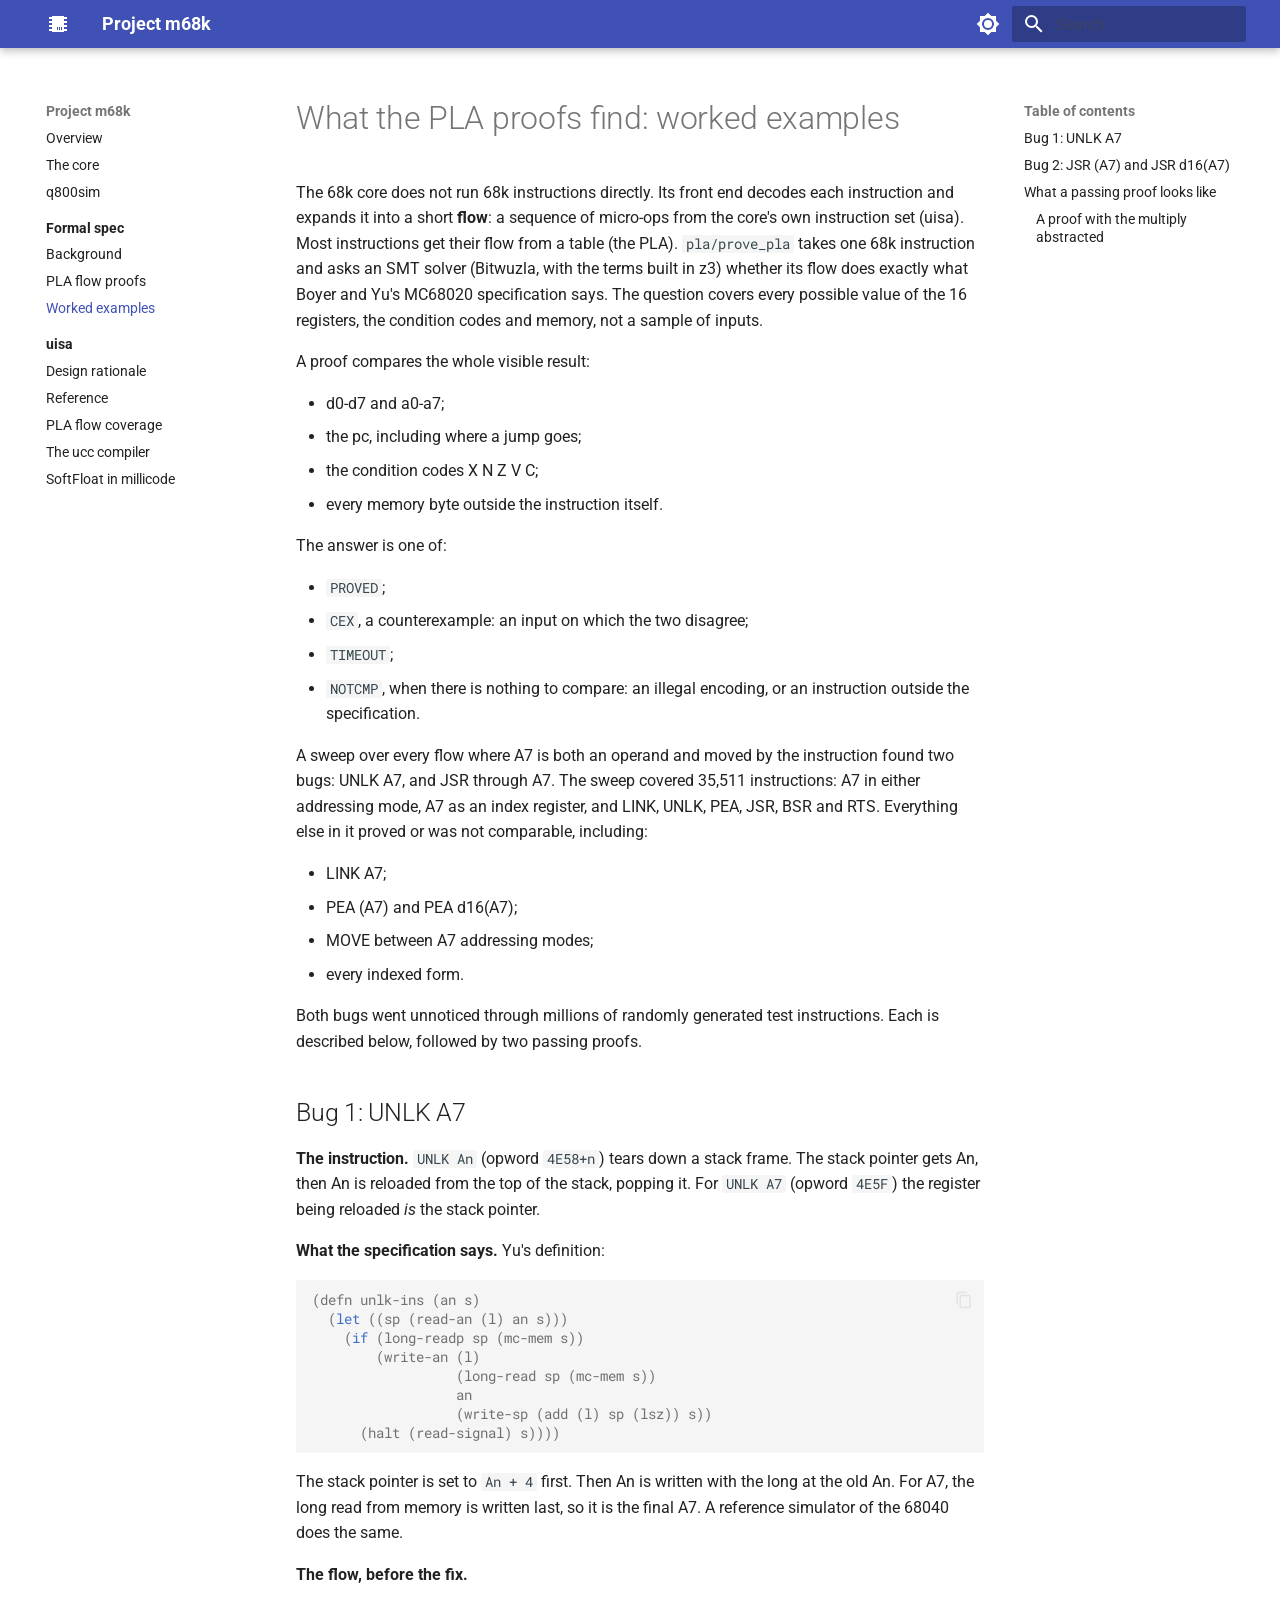
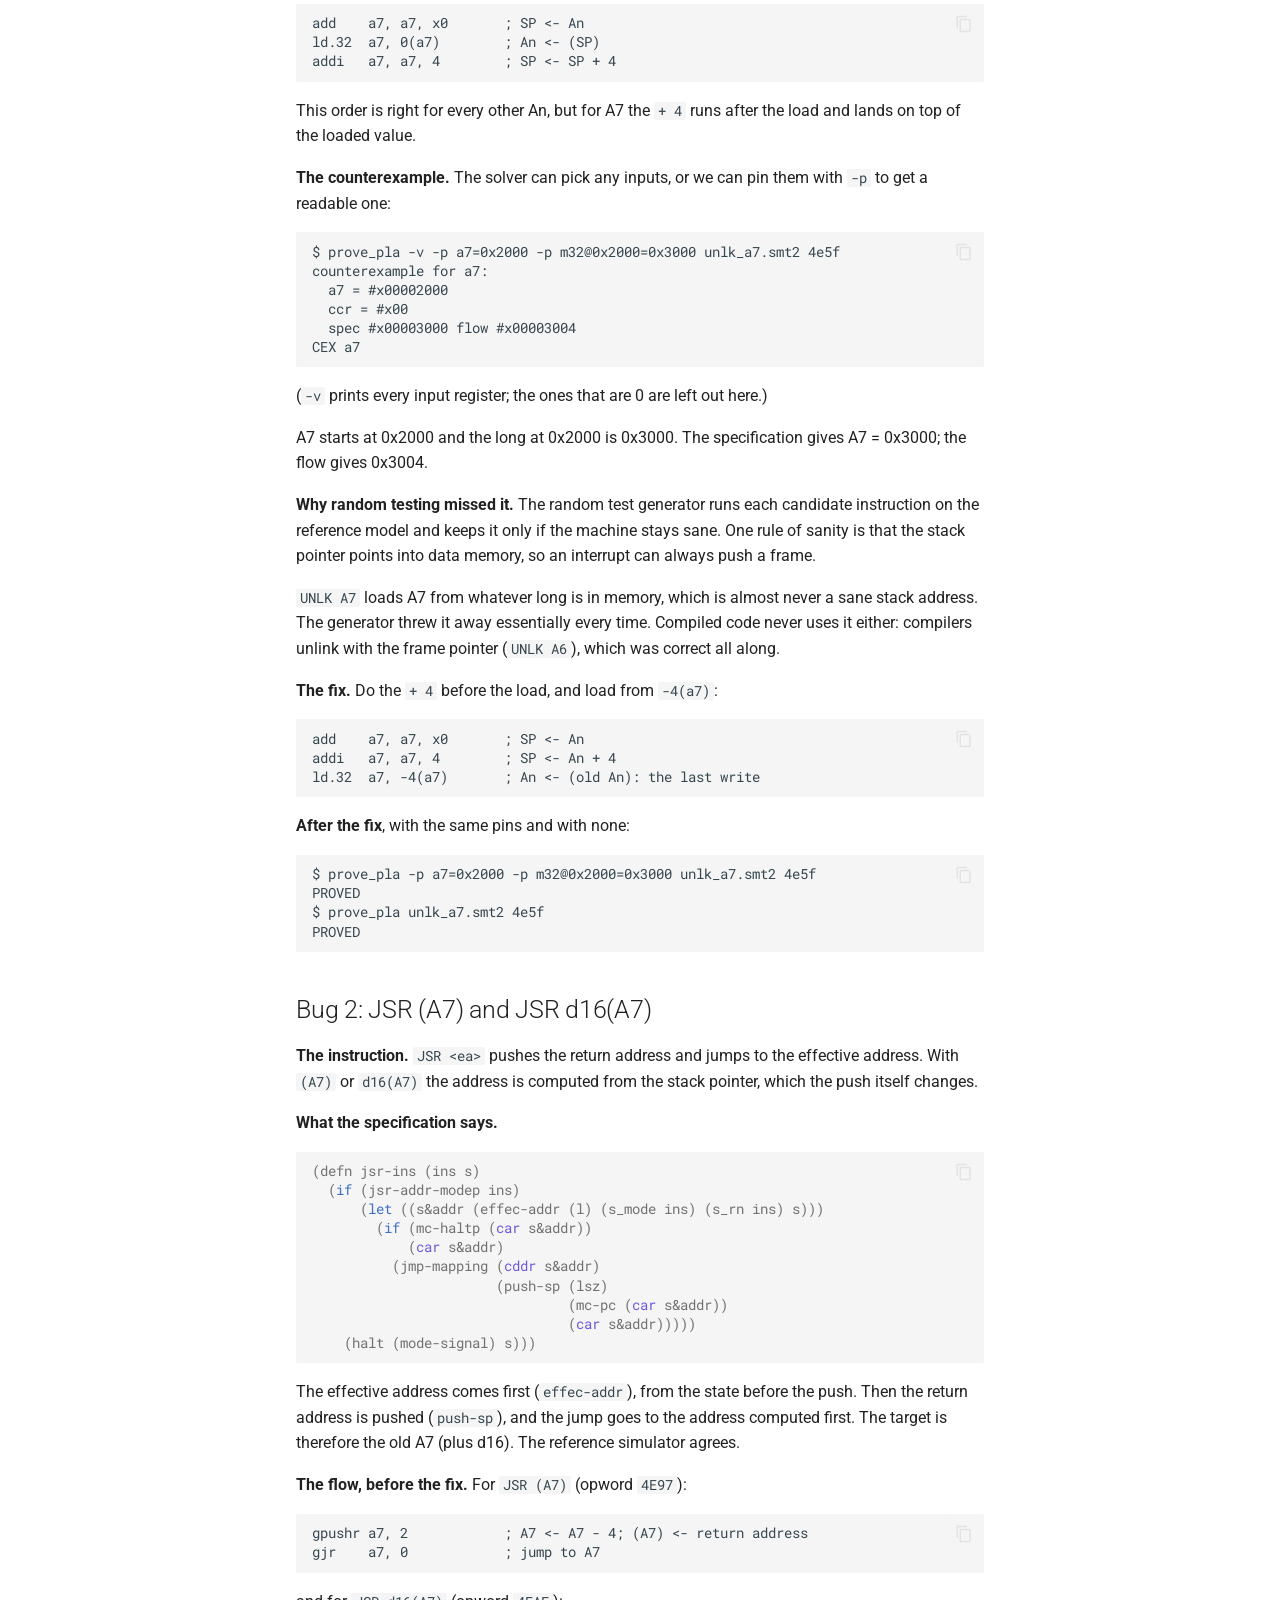
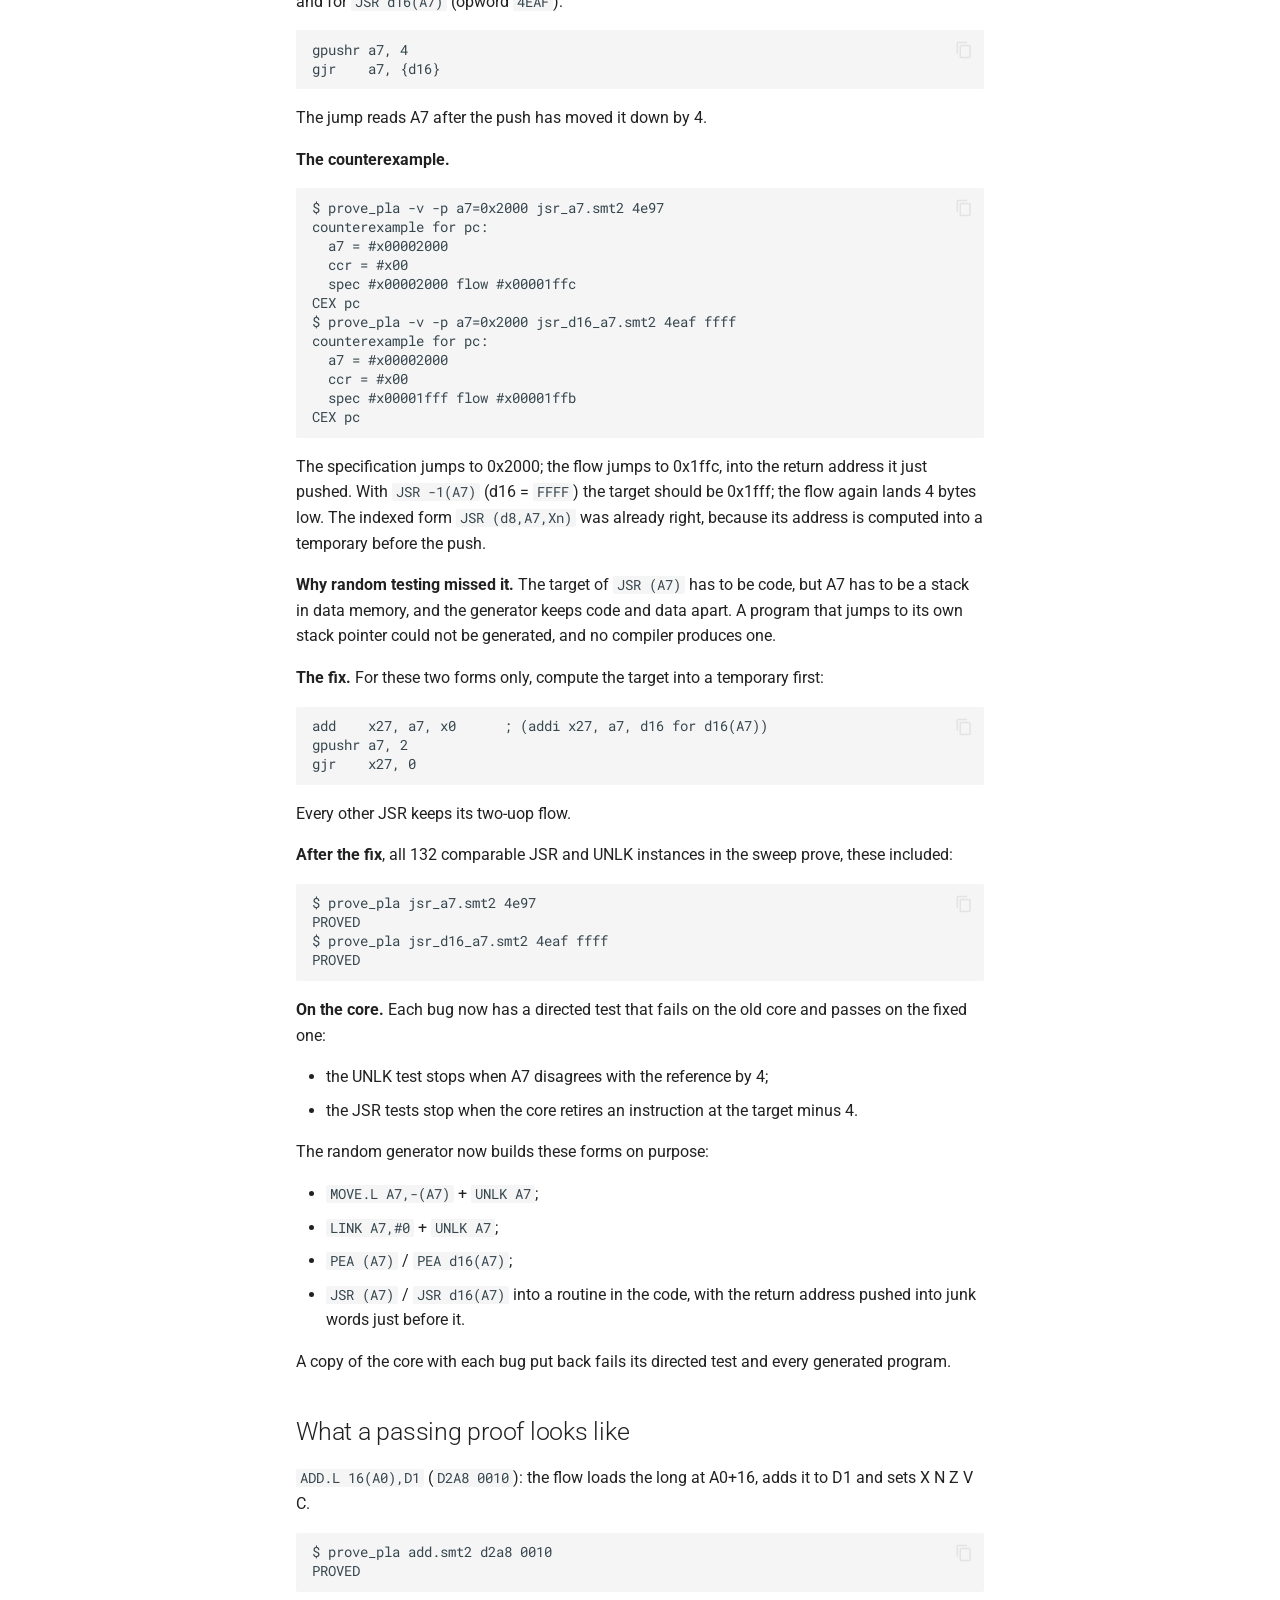
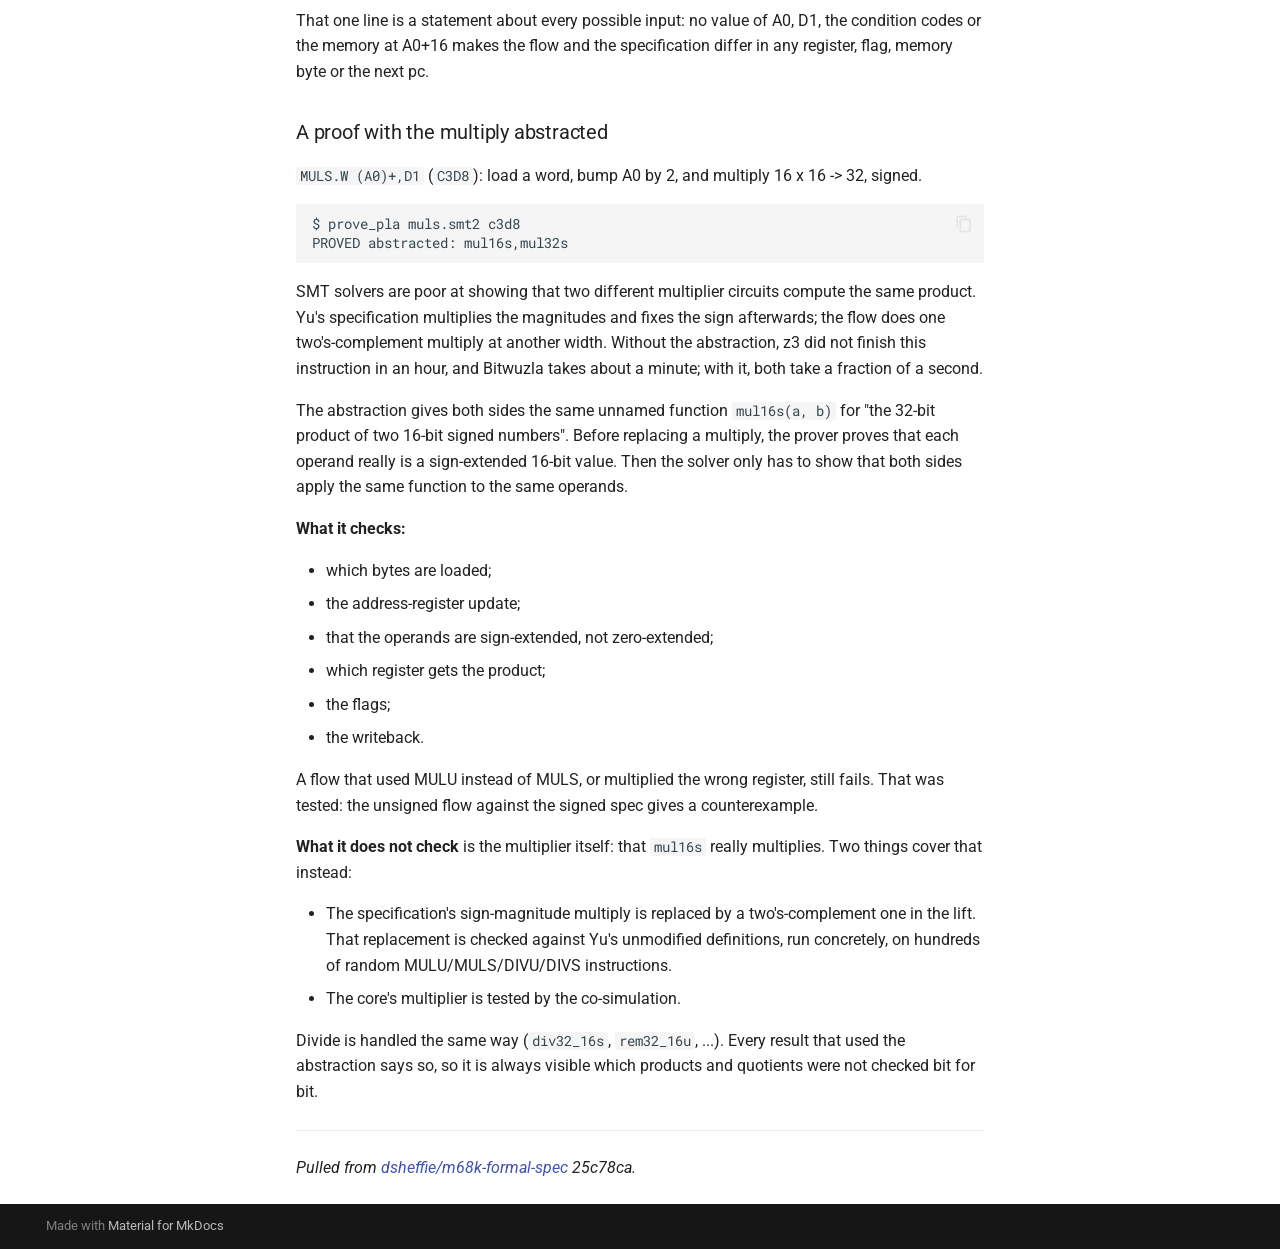
<file: formal-spec/examples/index.html>
<!doctype html>
<html lang="en" class="no-js">
  <head>
    
      <meta charset="utf-8">
      <meta name="viewport" content="width=device-width,initial-scale=1">
      
        <meta name="description" content="A 68040 on an out-of-order core: the uisa micro-op ISA, its millicode and compiler, the core, and the q800sim reference simulator.">
      
      
      
        <link rel="canonical" href="https://dsheffie.github.io/m68k-project/formal-spec/examples/">
      
      
        <link rel="prev" href="../pla/">
      
      
        <link rel="next" href="../../uisa/">
      
      
        
      
      
      <link rel="icon" href="../../assets/images/favicon.png">
      <meta name="generator" content="mkdocs-1.6.1, mkdocs-material-9.8.2">
    
    
      
        <title>Worked examples - Project m68k</title>
      
    
    
      <link rel="stylesheet" href="../../assets/stylesheets/main.57a0d79d.min.css">
      
        
        <link rel="stylesheet" href="../../assets/stylesheets/palette.fb2fffe2.min.css">
      
      


    
    
      
    
    
      
        
        
        <link rel="preconnect" href="https://fonts.gstatic.com" crossorigin>
        <link rel="stylesheet" href="https://fonts.googleapis.com/css?family=Roboto:300,300i,400,400i,700,700i%7CRoboto+Mono:400,400i,700,700i&display=fallback">
        <style>:root{--md-text-font:"Roboto";--md-code-font:"Roboto Mono"}</style>
      
    
    
      <link rel="stylesheet" href="../../stylesheets/extra.css">
    
    <script>__md_scope=new URL("../..",location),__md_hash=e=>[...e].reduce(((e,_)=>(e<<5)-e+_.charCodeAt(0)),0),__md_get=(e,_=localStorage,t=__md_scope)=>JSON.parse(_.getItem(t.pathname+"."+e)),__md_set=(e,_,t=localStorage,a=__md_scope)=>{try{t.setItem(a.pathname+"."+e,JSON.stringify(_))}catch(e){}}</script>
    
      

    
    
  </head>
  
  
    
    
      
    
    
    
    
    <body dir="ltr" data-md-color-scheme="default" data-md-color-primary="indigo" data-md-color-accent="amber">
  
    
    <input class="md-toggle" data-md-toggle="drawer" type="checkbox" id="__drawer" autocomplete="off">
    <input class="md-toggle" data-md-toggle="search" type="checkbox" id="__search" autocomplete="off">
    <label class="md-overlay" for="__drawer"></label>
    <div data-md-component="skip">
      
        
        <a href="#what-the-pla-proofs-find-worked-examples" class="md-skip">
          Skip to content
        </a>
      
    </div>
    <div data-md-component="announce">
      
    </div>
    
    
      

  

<header class="md-header md-header--shadow" data-md-component="header">
  <nav class="md-header__inner md-grid" aria-label="Header">
    <a href="../.." title="Project m68k" class="md-header__button md-logo" aria-label="Project m68k" data-md-component="logo">
      
  
  <svg xmlns="http://www.w3.org/2000/svg" viewBox="0 0 24 24"><path d="M6 4h12v1h3v2h-3v2h3v2h-3v2h3v2h-3v2h3v2h-3v1H6v-1H3v-2h3v-2H3v-2h3v-2H3V9h3V7H3V5h3zm5 11v3h1v-3zm2 0v3h1v-3zm2 0v3h1v-3z"/></svg>

    </a>
    <label class="md-header__button md-icon" for="__drawer">
      
      <svg xmlns="http://www.w3.org/2000/svg" viewBox="0 0 24 24"><path d="M3 6h18v2H3zm0 5h18v2H3zm0 5h18v2H3z"/></svg>
    </label>
    <div class="md-header__title" data-md-component="header-title">
      <div class="md-header__ellipsis">
        <div class="md-header__topic">
          <span class="md-ellipsis">
            Project m68k
          </span>
        </div>
        <div class="md-header__topic" data-md-component="header-topic">
          <span class="md-ellipsis">
            
              Worked examples
            
          </span>
        </div>
      </div>
    </div>
    
      
        <form class="md-header__option" data-md-component="palette">
  
    
    
    
    <input class="md-option" data-md-color-media="" data-md-color-scheme="default" data-md-color-primary="indigo" data-md-color-accent="amber"  aria-label="Switch to dark mode"  type="radio" name="__palette" id="__palette_0">
    
      <label class="md-header__button md-icon" title="Switch to dark mode" for="__palette_1" hidden>
        <svg xmlns="http://www.w3.org/2000/svg" viewBox="0 0 24 24"><path d="M12 8a4 4 0 0 0-4 4 4 4 0 0 0 4 4 4 4 0 0 0 4-4 4 4 0 0 0-4-4m0 10a6 6 0 0 1-6-6 6 6 0 0 1 6-6 6 6 0 0 1 6 6 6 6 0 0 1-6 6m8-9.31V4h-4.69L12 .69 8.69 4H4v4.69L.69 12 4 15.31V20h4.69L12 23.31 15.31 20H20v-4.69L23.31 12z"/></svg>
      </label>
    
  
    
    
    
    <input class="md-option" data-md-color-media="" data-md-color-scheme="slate" data-md-color-primary="indigo" data-md-color-accent="amber"  aria-label="Switch to light mode"  type="radio" name="__palette" id="__palette_1">
    
      <label class="md-header__button md-icon" title="Switch to light mode" for="__palette_0" hidden>
        <svg xmlns="http://www.w3.org/2000/svg" viewBox="0 0 24 24"><path d="M12 18c-.89 0-1.74-.2-2.5-.55C11.56 16.5 13 14.42 13 12s-1.44-4.5-3.5-5.45C10.26 6.2 11.11 6 12 6a6 6 0 0 1 6 6 6 6 0 0 1-6 6m8-9.31V4h-4.69L12 .69 8.69 4H4v4.69L.69 12 4 15.31V20h4.69L12 23.31 15.31 20H20v-4.69L23.31 12z"/></svg>
      </label>
    
  
</form>
      
    
    
      <script>var palette=__md_get("__palette");if(palette&&palette.color){if("(prefers-color-scheme)"===palette.color.media){var media=matchMedia("(prefers-color-scheme: light)"),input=document.querySelector(media.matches?"[data-md-color-media='(prefers-color-scheme: light)']":"[data-md-color-media='(prefers-color-scheme: dark)']");palette.color.media=input.getAttribute("data-md-color-media"),palette.color.scheme=input.getAttribute("data-md-color-scheme"),palette.color.primary=input.getAttribute("data-md-color-primary"),palette.color.accent=input.getAttribute("data-md-color-accent")}for(var[key,value]of Object.entries(palette.color))document.body.setAttribute("data-md-color-"+key,value)}</script>
    
    
    
      
      
        <label class="md-header__button md-icon" for="__search">
          
          <svg xmlns="http://www.w3.org/2000/svg" viewBox="0 0 24 24"><path d="M9.5 3A6.5 6.5 0 0 1 16 9.5c0 1.61-.59 3.09-1.56 4.23l.27.27h.79l5 5-1.5 1.5-5-5v-.79l-.27-.27A6.52 6.52 0 0 1 9.5 16 6.5 6.5 0 0 1 3 9.5 6.5 6.5 0 0 1 9.5 3m0 2C7 5 5 7 5 9.5S7 14 9.5 14 14 12 14 9.5 12 5 9.5 5"/></svg>
        </label>
        <div class="md-search" data-md-component="search" role="dialog">
  <label class="md-search__overlay" for="__search"></label>
  <div class="md-search__inner" role="search">
    <form class="md-search__form" name="search">
      <input type="text" class="md-search__input" name="query" aria-label="Search" placeholder="Search" autocapitalize="off" autocorrect="off" autocomplete="off" spellcheck="false" data-md-component="search-query" required>
      <label class="md-search__icon md-icon" for="__search">
        
        <svg xmlns="http://www.w3.org/2000/svg" viewBox="0 0 24 24"><path d="M9.5 3A6.5 6.5 0 0 1 16 9.5c0 1.61-.59 3.09-1.56 4.23l.27.27h.79l5 5-1.5 1.5-5-5v-.79l-.27-.27A6.52 6.52 0 0 1 9.5 16 6.5 6.5 0 0 1 3 9.5 6.5 6.5 0 0 1 9.5 3m0 2C7 5 5 7 5 9.5S7 14 9.5 14 14 12 14 9.5 12 5 9.5 5"/></svg>
        
        <svg xmlns="http://www.w3.org/2000/svg" viewBox="0 0 24 24"><path d="M20 11v2H8l5.5 5.5-1.42 1.42L4.16 12l7.92-7.92L13.5 5.5 8 11z"/></svg>
      </label>
      <nav class="md-search__options" aria-label="Search">
        
        <button type="reset" class="md-search__icon md-icon" title="Clear" aria-label="Clear" tabindex="-1">
          
          <svg xmlns="http://www.w3.org/2000/svg" viewBox="0 0 24 24"><path d="M19 6.41 17.59 5 12 10.59 6.41 5 5 6.41 10.59 12 5 17.59 6.41 19 12 13.41 17.59 19 19 17.59 13.41 12z"/></svg>
        </button>
      </nav>
      
    </form>
    <div class="md-search__output">
      <div class="md-search__scrollwrap" tabindex="0" data-md-scrollfix>
        <div class="md-search-result" data-md-component="search-result">
          <div class="md-search-result__meta">
            Initializing search
          </div>
          <ol class="md-search-result__list" role="presentation"></ol>
        </div>
      </div>
    </div>
  </div>
</div>
      
    
    
  </nav>
  
</header>
    
    <div class="md-container" data-md-component="container">
      
      
        
          
        
      
      <main class="md-main" data-md-component="main">
        <div class="md-main__inner md-grid">
          
            
              
              <div class="md-sidebar md-sidebar--primary" data-md-component="sidebar" data-md-type="navigation" >
                <div class="md-sidebar__scrollwrap">
                  <div class="md-sidebar__inner">
                    



<nav class="md-nav md-nav--primary" aria-label="Navigation" data-md-level="0">
  <label class="md-nav__title" for="__drawer">
    <a href="../.." title="Project m68k" class="md-nav__button md-logo" aria-label="Project m68k" data-md-component="logo">
      
  
  <svg xmlns="http://www.w3.org/2000/svg" viewBox="0 0 24 24"><path d="M6 4h12v1h3v2h-3v2h3v2h-3v2h3v2h-3v2h3v2h-3v1H6v-1H3v-2h3v-2H3v-2h3v-2H3V9h3V7H3V5h3zm5 11v3h1v-3zm2 0v3h1v-3zm2 0v3h1v-3z"/></svg>

    </a>
    Project m68k
  </label>
  
  <ul class="md-nav__list" data-md-scrollfix>
    
      
      
  
  
  
  
    <li class="md-nav__item">
      <a href="../.." class="md-nav__link">
        
  
  
  <span class="md-ellipsis">
    
  
    Overview
  

    
  </span>
  
  

      </a>
    </li>
  

    
      
      
  
  
  
  
    <li class="md-nav__item">
      <a href="../../core/" class="md-nav__link">
        
  
  
  <span class="md-ellipsis">
    
  
    The core
  

    
  </span>
  
  

      </a>
    </li>
  

    
      
      
  
  
  
  
    <li class="md-nav__item">
      <a href="../../q800sim/" class="md-nav__link">
        
  
  
  <span class="md-ellipsis">
    
  
    q800sim
  

    
  </span>
  
  

      </a>
    </li>
  

    
      
      
  
  
    
  
  
  
    
    
      
        
          
        
      
        
      
        
      
        
      
    
    
    
      
        
        
      
    
    
    <li class="md-nav__item md-nav__item--active md-nav__item--section md-nav__item--nested">
      
        
        
        <input class="md-nav__toggle md-toggle " type="checkbox" id="__nav_4" checked>
        
          
          <div class="md-nav__link md-nav__container">
            <a href="../" class="md-nav__link ">
              
  
  
  <span class="md-ellipsis">
    
  
    Formal spec
  

    
  </span>
  
  

            </a>
            
              
              <label class="md-nav__link " for="__nav_4" id="__nav_4_label" tabindex="">
                <span class="md-nav__icon md-icon"></span>
              </label>
            
          </div>
        
        <nav class="md-nav" data-md-level="1" aria-labelledby="__nav_4_label" aria-expanded="true">
          <label class="md-nav__title" for="__nav_4">
            <span class="md-nav__icon md-icon"></span>
            
  
    Formal spec
  

          </label>
          <ul class="md-nav__list" data-md-scrollfix>
            
              
            
              
                
  
  
  
  
    <li class="md-nav__item">
      <a href="../background/" class="md-nav__link">
        
  
  
  <span class="md-ellipsis">
    
  
    Background
  

    
  </span>
  
  

      </a>
    </li>
  

              
            
              
                
  
  
  
  
    <li class="md-nav__item">
      <a href="../pla/" class="md-nav__link">
        
  
  
  <span class="md-ellipsis">
    
  
    PLA flow proofs
  

    
  </span>
  
  

      </a>
    </li>
  

              
            
              
                
  
  
    
  
  
  
    <li class="md-nav__item md-nav__item--active">
      
      <input class="md-nav__toggle md-toggle" type="checkbox" id="__toc">
      
      
        
      
      
        <label class="md-nav__link md-nav__link--active" for="__toc">
          
  
  
  <span class="md-ellipsis">
    
  
    Worked examples
  

    
  </span>
  
  

          <span class="md-nav__icon md-icon"></span>
        </label>
      
      <a href="./" class="md-nav__link md-nav__link--active">
        
  
  
  <span class="md-ellipsis">
    
  
    Worked examples
  

    
  </span>
  
  

      </a>
      
        

<nav class="md-nav md-nav--secondary" aria-label="Table of contents">
  
  
  
    
  
  
    <label class="md-nav__title" for="__toc">
      <span class="md-nav__icon md-icon"></span>
      Table of contents
    </label>
    <ul class="md-nav__list" data-md-component="toc" data-md-scrollfix>
      
        <li class="md-nav__item">
  <a href="#bug-1-unlk-a7" class="md-nav__link">
    <span class="md-ellipsis">
      
        Bug 1: UNLK A7
      
    </span>
  </a>
  
</li>
      
        <li class="md-nav__item">
  <a href="#bug-2-jsr-a7-and-jsr-d16a7" class="md-nav__link">
    <span class="md-ellipsis">
      
        Bug 2: JSR (A7) and JSR d16(A7)
      
    </span>
  </a>
  
</li>
      
        <li class="md-nav__item">
  <a href="#what-a-passing-proof-looks-like" class="md-nav__link">
    <span class="md-ellipsis">
      
        What a passing proof looks like
      
    </span>
  </a>
  
    <nav class="md-nav" aria-label="What a passing proof looks like">
      <ul class="md-nav__list">
        
          <li class="md-nav__item">
  <a href="#a-proof-with-the-multiply-abstracted" class="md-nav__link">
    <span class="md-ellipsis">
      
        A proof with the multiply abstracted
      
    </span>
  </a>
  
</li>
        
      </ul>
    </nav>
  
</li>
      
    </ul>
  
</nav>
      
    </li>
  

              
            
          </ul>
        </nav>
      
    </li>
  

    
      
      
  
  
  
  
    
    
      
        
          
        
      
        
      
        
      
        
      
        
      
        
      
    
    
    
      
        
        
      
    
    
    <li class="md-nav__item md-nav__item--section md-nav__item--nested">
      
        
        
        <input class="md-nav__toggle md-toggle " type="checkbox" id="__nav_5" >
        
          
          <div class="md-nav__link md-nav__container">
            <a href="../../uisa/" class="md-nav__link ">
              
  
  
  <span class="md-ellipsis">
    
  
    uisa
  

    
  </span>
  
  

            </a>
            
              
              <label class="md-nav__link " for="__nav_5" id="__nav_5_label" tabindex="">
                <span class="md-nav__icon md-icon"></span>
              </label>
            
          </div>
        
        <nav class="md-nav" data-md-level="1" aria-labelledby="__nav_5_label" aria-expanded="false">
          <label class="md-nav__title" for="__nav_5">
            <span class="md-nav__icon md-icon"></span>
            
  
    uisa
  

          </label>
          <ul class="md-nav__list" data-md-scrollfix>
            
              
            
              
                
  
  
  
  
    <li class="md-nav__item">
      <a href="../../uisa/rationale/" class="md-nav__link">
        
  
  
  <span class="md-ellipsis">
    
  
    Design rationale
  

    
  </span>
  
  

      </a>
    </li>
  

              
            
              
                
  
  
  
  
    <li class="md-nav__item">
      <a href="../../uisa/reference/" class="md-nav__link">
        
  
  
  <span class="md-ellipsis">
    
  
    Reference
  

    
  </span>
  
  

      </a>
    </li>
  

              
            
              
                
  
  
  
  
    <li class="md-nav__item">
      <a href="../../uisa/flows/" class="md-nav__link">
        
  
  
  <span class="md-ellipsis">
    
  
    PLA flow coverage
  

    
  </span>
  
  

      </a>
    </li>
  

              
            
              
                
  
  
  
  
    <li class="md-nav__item">
      <a href="../../uisa/ucc/" class="md-nav__link">
        
  
  
  <span class="md-ellipsis">
    
  
    The ucc compiler
  

    
  </span>
  
  

      </a>
    </li>
  

              
            
              
                
  
  
  
  
    <li class="md-nav__item">
      <a href="../../uisa/softfloat/" class="md-nav__link">
        
  
  
  <span class="md-ellipsis">
    
  
    SoftFloat in millicode
  

    
  </span>
  
  

      </a>
    </li>
  

              
            
          </ul>
        </nav>
      
    </li>
  

    
  </ul>
</nav>
                  </div>
                </div>
              </div>
            
            
              
              <div class="md-sidebar md-sidebar--secondary" data-md-component="sidebar" data-md-type="toc" >
                <div class="md-sidebar__scrollwrap">
                  <div class="md-sidebar__inner">
                    

<nav class="md-nav md-nav--secondary" aria-label="Table of contents">
  
  
  
    
  
  
    <label class="md-nav__title" for="__toc">
      <span class="md-nav__icon md-icon"></span>
      Table of contents
    </label>
    <ul class="md-nav__list" data-md-component="toc" data-md-scrollfix>
      
        <li class="md-nav__item">
  <a href="#bug-1-unlk-a7" class="md-nav__link">
    <span class="md-ellipsis">
      
        Bug 1: UNLK A7
      
    </span>
  </a>
  
</li>
      
        <li class="md-nav__item">
  <a href="#bug-2-jsr-a7-and-jsr-d16a7" class="md-nav__link">
    <span class="md-ellipsis">
      
        Bug 2: JSR (A7) and JSR d16(A7)
      
    </span>
  </a>
  
</li>
      
        <li class="md-nav__item">
  <a href="#what-a-passing-proof-looks-like" class="md-nav__link">
    <span class="md-ellipsis">
      
        What a passing proof looks like
      
    </span>
  </a>
  
    <nav class="md-nav" aria-label="What a passing proof looks like">
      <ul class="md-nav__list">
        
          <li class="md-nav__item">
  <a href="#a-proof-with-the-multiply-abstracted" class="md-nav__link">
    <span class="md-ellipsis">
      
        A proof with the multiply abstracted
      
    </span>
  </a>
  
</li>
        
      </ul>
    </nav>
  
</li>
      
    </ul>
  
</nav>
                  </div>
                </div>
              </div>
            
          
          
            <div class="md-content" data-md-component="content">
              
              <article class="md-content__inner md-typeset">
                
                  



<h1 id="what-the-pla-proofs-find-worked-examples">What the PLA proofs find: worked examples<a class="headerlink" href="#what-the-pla-proofs-find-worked-examples" title="Permanent link">&para;</a></h1>
<p>The 68k core does not run 68k instructions directly. Its front end decodes
each instruction and expands it into a short <strong>flow</strong>: a sequence of
micro-ops from the core's own instruction set (uisa). Most instructions get
their flow from a table (the PLA). <code>pla/prove_pla</code> takes one 68k instruction
and asks an SMT solver (Bitwuzla, with the terms built in z3) whether its
flow does exactly what Boyer and Yu's MC68020 specification says. The question covers every possible value of the 16
registers, the condition codes and memory, not a sample of inputs.</p>
<p>A proof compares the whole visible result:</p>
<ul>
<li>d0-d7 and a0-a7;</li>
<li>the pc, including where a jump goes;</li>
<li>the condition codes X N Z V C;</li>
<li>every memory byte outside the instruction itself.</li>
</ul>
<p>The answer is one of:</p>
<ul>
<li><code>PROVED</code>;</li>
<li><code>CEX</code>, a counterexample: an input on which the two disagree;</li>
<li><code>TIMEOUT</code>;</li>
<li><code>NOTCMP</code>, when there is nothing to compare: an illegal encoding, or an
  instruction outside the specification.</li>
</ul>
<p>A sweep over every flow where A7 is both an operand and moved by the
instruction found two bugs: UNLK A7, and JSR through A7. The sweep covered
35,511 instructions: A7 in either addressing mode, A7 as an index register,
and LINK, UNLK, PEA, JSR, BSR and RTS. Everything else in it proved or was
not comparable, including:</p>
<ul>
<li>LINK A7;</li>
<li>PEA (A7) and PEA d16(A7);</li>
<li>MOVE between A7 addressing modes;</li>
<li>every indexed form.</li>
</ul>
<p>Both bugs went unnoticed through millions of randomly generated test
instructions. Each is described below, followed by two passing proofs.</p>
<h2 id="bug-1-unlk-a7">Bug 1: UNLK A7<a class="headerlink" href="#bug-1-unlk-a7" title="Permanent link">&para;</a></h2>
<p><strong>The instruction.</strong> <code>UNLK An</code> (opword <code>4E58+n</code>) tears down a stack frame.
The stack pointer gets An, then An is reloaded from the top of the stack,
popping it. For <code>UNLK A7</code> (opword <code>4E5F</code>) the register being reloaded <em>is</em>
the stack pointer.</p>
<p><strong>What the specification says.</strong> Yu's definition:</p>
<div class="highlight"><pre><span></span><code><a id="__codelineno-0-1" name="__codelineno-0-1" href="#__codelineno-0-1"></a><span class="p">(</span><span class="nv">defn</span><span class="w"> </span><span class="nv">unlk-ins</span><span class="w"> </span><span class="p">(</span><span class="nv">an</span><span class="w"> </span><span class="nv">s</span><span class="p">)</span>
<a id="__codelineno-0-2" name="__codelineno-0-2" href="#__codelineno-0-2"></a><span class="w">  </span><span class="p">(</span><span class="k">let</span><span class="w"> </span><span class="p">((</span><span class="nv">sp</span><span class="w"> </span><span class="p">(</span><span class="nv">read-an</span><span class="w"> </span><span class="p">(</span><span class="nv">l</span><span class="p">)</span><span class="w"> </span><span class="nv">an</span><span class="w"> </span><span class="nv">s</span><span class="p">)))</span>
<a id="__codelineno-0-3" name="__codelineno-0-3" href="#__codelineno-0-3"></a><span class="w">    </span><span class="p">(</span><span class="k">if</span><span class="w"> </span><span class="p">(</span><span class="nv">long-readp</span><span class="w"> </span><span class="nv">sp</span><span class="w"> </span><span class="p">(</span><span class="nv">mc-mem</span><span class="w"> </span><span class="nv">s</span><span class="p">))</span>
<a id="__codelineno-0-4" name="__codelineno-0-4" href="#__codelineno-0-4"></a><span class="w">        </span><span class="p">(</span><span class="nv">write-an</span><span class="w"> </span><span class="p">(</span><span class="nv">l</span><span class="p">)</span>
<a id="__codelineno-0-5" name="__codelineno-0-5" href="#__codelineno-0-5"></a><span class="w">                  </span><span class="p">(</span><span class="nv">long-read</span><span class="w"> </span><span class="nv">sp</span><span class="w"> </span><span class="p">(</span><span class="nv">mc-mem</span><span class="w"> </span><span class="nv">s</span><span class="p">))</span>
<a id="__codelineno-0-6" name="__codelineno-0-6" href="#__codelineno-0-6"></a><span class="w">                  </span><span class="nv">an</span>
<a id="__codelineno-0-7" name="__codelineno-0-7" href="#__codelineno-0-7"></a><span class="w">                  </span><span class="p">(</span><span class="nv">write-sp</span><span class="w"> </span><span class="p">(</span><span class="nv">add</span><span class="w"> </span><span class="p">(</span><span class="nv">l</span><span class="p">)</span><span class="w"> </span><span class="nv">sp</span><span class="w"> </span><span class="p">(</span><span class="nv">lsz</span><span class="p">))</span><span class="w"> </span><span class="nv">s</span><span class="p">))</span>
<a id="__codelineno-0-8" name="__codelineno-0-8" href="#__codelineno-0-8"></a><span class="w">      </span><span class="p">(</span><span class="nv">halt</span><span class="w"> </span><span class="p">(</span><span class="nv">read-signal</span><span class="p">)</span><span class="w"> </span><span class="nv">s</span><span class="p">))))</span>
</code></pre></div>
<p>The stack pointer is set to <code>An + 4</code> first. Then An is written with the long
at the old An. For A7, the long read from memory is written last, so it is
the final A7. A reference simulator of the 68040 does the same.</p>
<p><strong>The flow, before the fix.</strong></p>
<div class="highlight"><pre><span></span><code><a id="__codelineno-1-1" name="__codelineno-1-1" href="#__codelineno-1-1"></a>add    a7, a7, x0       ; SP &lt;- An
<a id="__codelineno-1-2" name="__codelineno-1-2" href="#__codelineno-1-2"></a>ld.32  a7, 0(a7)        ; An &lt;- (SP)
<a id="__codelineno-1-3" name="__codelineno-1-3" href="#__codelineno-1-3"></a>addi   a7, a7, 4        ; SP &lt;- SP + 4
</code></pre></div>
<p>This order is right for every other An, but for A7 the <code>+ 4</code> runs after the
load and lands on top of the loaded value.</p>
<p><strong>The counterexample.</strong> The solver can pick any inputs, or we can pin them with
<code>-p</code> to get a readable one:</p>
<div class="highlight"><pre><span></span><code><a id="__codelineno-2-1" name="__codelineno-2-1" href="#__codelineno-2-1"></a>$ prove_pla -v -p a7=0x2000 -p m32@0x2000=0x3000 unlk_a7.smt2 4e5f
<a id="__codelineno-2-2" name="__codelineno-2-2" href="#__codelineno-2-2"></a>counterexample for a7:
<a id="__codelineno-2-3" name="__codelineno-2-3" href="#__codelineno-2-3"></a>  a7 = #x00002000
<a id="__codelineno-2-4" name="__codelineno-2-4" href="#__codelineno-2-4"></a>  ccr = #x00
<a id="__codelineno-2-5" name="__codelineno-2-5" href="#__codelineno-2-5"></a>  spec #x00003000 flow #x00003004
<a id="__codelineno-2-6" name="__codelineno-2-6" href="#__codelineno-2-6"></a>CEX a7
</code></pre></div>
<p>(<code>-v</code> prints every input register; the ones that are 0 are left out here.)</p>
<p>A7 starts at 0x2000 and the long at 0x2000 is 0x3000. The specification
gives A7 = 0x3000; the flow gives 0x3004.</p>
<p><strong>Why random testing missed it.</strong> The random test generator runs each
candidate instruction on the reference model and keeps it only if the
machine stays sane. One rule of sanity is that the stack pointer points into
data memory, so an interrupt can always push a frame.</p>
<p><code>UNLK A7</code> loads A7 from whatever long is in memory, which is almost never a
sane stack address. The generator threw it away essentially every time.
Compiled code never uses it either: compilers unlink with the frame pointer
(<code>UNLK A6</code>), which was correct all along.</p>
<p><strong>The fix.</strong> Do the <code>+ 4</code> before the load, and load from <code>-4(a7)</code>:</p>
<div class="highlight"><pre><span></span><code><a id="__codelineno-3-1" name="__codelineno-3-1" href="#__codelineno-3-1"></a>add    a7, a7, x0       ; SP &lt;- An
<a id="__codelineno-3-2" name="__codelineno-3-2" href="#__codelineno-3-2"></a>addi   a7, a7, 4        ; SP &lt;- An + 4
<a id="__codelineno-3-3" name="__codelineno-3-3" href="#__codelineno-3-3"></a>ld.32  a7, -4(a7)       ; An &lt;- (old An): the last write
</code></pre></div>
<p><strong>After the fix</strong>, with the same pins and with none:</p>
<div class="highlight"><pre><span></span><code><a id="__codelineno-4-1" name="__codelineno-4-1" href="#__codelineno-4-1"></a>$ prove_pla -p a7=0x2000 -p m32@0x2000=0x3000 unlk_a7.smt2 4e5f
<a id="__codelineno-4-2" name="__codelineno-4-2" href="#__codelineno-4-2"></a>PROVED
<a id="__codelineno-4-3" name="__codelineno-4-3" href="#__codelineno-4-3"></a>$ prove_pla unlk_a7.smt2 4e5f
<a id="__codelineno-4-4" name="__codelineno-4-4" href="#__codelineno-4-4"></a>PROVED
</code></pre></div>
<h2 id="bug-2-jsr-a7-and-jsr-d16a7">Bug 2: JSR (A7) and JSR d16(A7)<a class="headerlink" href="#bug-2-jsr-a7-and-jsr-d16a7" title="Permanent link">&para;</a></h2>
<p><strong>The instruction.</strong> <code>JSR &lt;ea&gt;</code> pushes the return address and jumps to the
effective address. With <code>(A7)</code> or <code>d16(A7)</code> the address is computed from the
stack pointer, which the push itself changes.</p>
<p><strong>What the specification says.</strong></p>
<div class="highlight"><pre><span></span><code><a id="__codelineno-5-1" name="__codelineno-5-1" href="#__codelineno-5-1"></a><span class="p">(</span><span class="nv">defn</span><span class="w"> </span><span class="nv">jsr-ins</span><span class="w"> </span><span class="p">(</span><span class="nv">ins</span><span class="w"> </span><span class="nv">s</span><span class="p">)</span>
<a id="__codelineno-5-2" name="__codelineno-5-2" href="#__codelineno-5-2"></a><span class="w">  </span><span class="p">(</span><span class="k">if</span><span class="w"> </span><span class="p">(</span><span class="nv">jsr-addr-modep</span><span class="w"> </span><span class="nv">ins</span><span class="p">)</span>
<a id="__codelineno-5-3" name="__codelineno-5-3" href="#__codelineno-5-3"></a><span class="w">      </span><span class="p">(</span><span class="k">let</span><span class="w"> </span><span class="p">((</span><span class="nv">s&amp;addr</span><span class="w"> </span><span class="p">(</span><span class="nv">effec-addr</span><span class="w"> </span><span class="p">(</span><span class="nv">l</span><span class="p">)</span><span class="w"> </span><span class="p">(</span><span class="nv">s_mode</span><span class="w"> </span><span class="nv">ins</span><span class="p">)</span><span class="w"> </span><span class="p">(</span><span class="nv">s_rn</span><span class="w"> </span><span class="nv">ins</span><span class="p">)</span><span class="w"> </span><span class="nv">s</span><span class="p">)))</span>
<a id="__codelineno-5-4" name="__codelineno-5-4" href="#__codelineno-5-4"></a><span class="w">        </span><span class="p">(</span><span class="k">if</span><span class="w"> </span><span class="p">(</span><span class="nv">mc-haltp</span><span class="w"> </span><span class="p">(</span><span class="nb">car</span><span class="w"> </span><span class="nv">s&amp;addr</span><span class="p">))</span>
<a id="__codelineno-5-5" name="__codelineno-5-5" href="#__codelineno-5-5"></a><span class="w">            </span><span class="p">(</span><span class="nb">car</span><span class="w"> </span><span class="nv">s&amp;addr</span><span class="p">)</span>
<a id="__codelineno-5-6" name="__codelineno-5-6" href="#__codelineno-5-6"></a><span class="w">          </span><span class="p">(</span><span class="nv">jmp-mapping</span><span class="w"> </span><span class="p">(</span><span class="nb">cddr</span><span class="w"> </span><span class="nv">s&amp;addr</span><span class="p">)</span>
<a id="__codelineno-5-7" name="__codelineno-5-7" href="#__codelineno-5-7"></a><span class="w">                       </span><span class="p">(</span><span class="nv">push-sp</span><span class="w"> </span><span class="p">(</span><span class="nv">lsz</span><span class="p">)</span>
<a id="__codelineno-5-8" name="__codelineno-5-8" href="#__codelineno-5-8"></a><span class="w">                                </span><span class="p">(</span><span class="nv">mc-pc</span><span class="w"> </span><span class="p">(</span><span class="nb">car</span><span class="w"> </span><span class="nv">s&amp;addr</span><span class="p">))</span>
<a id="__codelineno-5-9" name="__codelineno-5-9" href="#__codelineno-5-9"></a><span class="w">                                </span><span class="p">(</span><span class="nb">car</span><span class="w"> </span><span class="nv">s&amp;addr</span><span class="p">)))))</span>
<a id="__codelineno-5-10" name="__codelineno-5-10" href="#__codelineno-5-10"></a><span class="w">    </span><span class="p">(</span><span class="nv">halt</span><span class="w"> </span><span class="p">(</span><span class="nv">mode-signal</span><span class="p">)</span><span class="w"> </span><span class="nv">s</span><span class="p">)))</span>
</code></pre></div>
<p>The effective address comes first (<code>effec-addr</code>), from the state before the
push. Then the return address is pushed (<code>push-sp</code>), and the jump goes to
the address computed first. The target is therefore the old A7 (plus d16).
The reference simulator agrees.</p>
<p><strong>The flow, before the fix.</strong> For <code>JSR (A7)</code> (opword <code>4E97</code>):</p>
<div class="highlight"><pre><span></span><code><a id="__codelineno-6-1" name="__codelineno-6-1" href="#__codelineno-6-1"></a>gpushr a7, 2            ; A7 &lt;- A7 - 4; (A7) &lt;- return address
<a id="__codelineno-6-2" name="__codelineno-6-2" href="#__codelineno-6-2"></a>gjr    a7, 0            ; jump to A7
</code></pre></div>
<p>and for <code>JSR d16(A7)</code> (opword <code>4EAF</code>):</p>
<div class="highlight"><pre><span></span><code><a id="__codelineno-7-1" name="__codelineno-7-1" href="#__codelineno-7-1"></a>gpushr a7, 4
<a id="__codelineno-7-2" name="__codelineno-7-2" href="#__codelineno-7-2"></a>gjr    a7, {d16}
</code></pre></div>
<p>The jump reads A7 after the push has moved it down by 4.</p>
<p><strong>The counterexample.</strong></p>
<div class="highlight"><pre><span></span><code><a id="__codelineno-8-1" name="__codelineno-8-1" href="#__codelineno-8-1"></a>$ prove_pla -v -p a7=0x2000 jsr_a7.smt2 4e97
<a id="__codelineno-8-2" name="__codelineno-8-2" href="#__codelineno-8-2"></a>counterexample for pc:
<a id="__codelineno-8-3" name="__codelineno-8-3" href="#__codelineno-8-3"></a>  a7 = #x00002000
<a id="__codelineno-8-4" name="__codelineno-8-4" href="#__codelineno-8-4"></a>  ccr = #x00
<a id="__codelineno-8-5" name="__codelineno-8-5" href="#__codelineno-8-5"></a>  spec #x00002000 flow #x00001ffc
<a id="__codelineno-8-6" name="__codelineno-8-6" href="#__codelineno-8-6"></a>CEX pc
<a id="__codelineno-8-7" name="__codelineno-8-7" href="#__codelineno-8-7"></a>$ prove_pla -v -p a7=0x2000 jsr_d16_a7.smt2 4eaf ffff
<a id="__codelineno-8-8" name="__codelineno-8-8" href="#__codelineno-8-8"></a>counterexample for pc:
<a id="__codelineno-8-9" name="__codelineno-8-9" href="#__codelineno-8-9"></a>  a7 = #x00002000
<a id="__codelineno-8-10" name="__codelineno-8-10" href="#__codelineno-8-10"></a>  ccr = #x00
<a id="__codelineno-8-11" name="__codelineno-8-11" href="#__codelineno-8-11"></a>  spec #x00001fff flow #x00001ffb
<a id="__codelineno-8-12" name="__codelineno-8-12" href="#__codelineno-8-12"></a>CEX pc
</code></pre></div>
<p>The specification jumps to 0x2000; the flow jumps to 0x1ffc, into the return
address it just pushed. With <code>JSR -1(A7)</code> (d16 = <code>FFFF</code>) the target should
be 0x1fff; the flow again lands 4 bytes low. The indexed
form <code>JSR (d8,A7,Xn)</code> was already right, because its address is computed
into a temporary before the push.</p>
<p><strong>Why random testing missed it.</strong> The target of <code>JSR (A7)</code> has to be code,
but A7 has to be a stack in data memory, and the generator keeps code and
data apart. A program that jumps to its own stack pointer could not be
generated, and no compiler produces one.</p>
<p><strong>The fix.</strong> For these two forms only, compute the target into a temporary
first:</p>
<div class="highlight"><pre><span></span><code><a id="__codelineno-9-1" name="__codelineno-9-1" href="#__codelineno-9-1"></a>add    x27, a7, x0      ; (addi x27, a7, d16 for d16(A7))
<a id="__codelineno-9-2" name="__codelineno-9-2" href="#__codelineno-9-2"></a>gpushr a7, 2
<a id="__codelineno-9-3" name="__codelineno-9-3" href="#__codelineno-9-3"></a>gjr    x27, 0
</code></pre></div>
<p>Every other JSR keeps its two-uop flow.</p>
<p><strong>After the fix</strong>, all 132 comparable JSR and UNLK instances in the sweep
prove, these included:</p>
<div class="highlight"><pre><span></span><code><a id="__codelineno-10-1" name="__codelineno-10-1" href="#__codelineno-10-1"></a>$ prove_pla jsr_a7.smt2 4e97
<a id="__codelineno-10-2" name="__codelineno-10-2" href="#__codelineno-10-2"></a>PROVED
<a id="__codelineno-10-3" name="__codelineno-10-3" href="#__codelineno-10-3"></a>$ prove_pla jsr_d16_a7.smt2 4eaf ffff
<a id="__codelineno-10-4" name="__codelineno-10-4" href="#__codelineno-10-4"></a>PROVED
</code></pre></div>
<p><strong>On the core.</strong> Each bug now has a directed test that fails on the old core
and passes on the fixed one:</p>
<ul>
<li>the UNLK test stops when A7 disagrees with the reference by 4;</li>
<li>the JSR tests stop when the core retires an instruction at the target
  minus 4.</li>
</ul>
<p>The random generator now builds these forms on purpose:</p>
<ul>
<li><code>MOVE.L A7,-(A7)</code> + <code>UNLK A7</code>;</li>
<li><code>LINK A7,#0</code> + <code>UNLK A7</code>;</li>
<li><code>PEA (A7)</code> / <code>PEA d16(A7)</code>;</li>
<li><code>JSR (A7)</code> / <code>JSR d16(A7)</code> into a routine in the code, with the return
  address pushed into junk words just before it.</li>
</ul>
<p>A copy of the core with each bug put back fails its directed test and every
generated program.</p>
<h2 id="what-a-passing-proof-looks-like">What a passing proof looks like<a class="headerlink" href="#what-a-passing-proof-looks-like" title="Permanent link">&para;</a></h2>
<p><code>ADD.L 16(A0),D1</code> (<code>D2A8 0010</code>): the flow loads the long at A0+16, adds it to
D1 and sets X N Z V C.</p>
<div class="highlight"><pre><span></span><code><a id="__codelineno-11-1" name="__codelineno-11-1" href="#__codelineno-11-1"></a>$ prove_pla add.smt2 d2a8 0010
<a id="__codelineno-11-2" name="__codelineno-11-2" href="#__codelineno-11-2"></a>PROVED
</code></pre></div>
<p>That one line is a statement about every possible input: no value of A0, D1,
the condition codes or the memory at A0+16 makes the flow and the
specification differ in any register, flag, memory byte or the next pc.</p>
<h3 id="a-proof-with-the-multiply-abstracted">A proof with the multiply abstracted<a class="headerlink" href="#a-proof-with-the-multiply-abstracted" title="Permanent link">&para;</a></h3>
<p><code>MULS.W (A0)+,D1</code> (<code>C3D8</code>): load a word, bump A0 by 2, and multiply 16 x 16
-&gt; 32, signed.</p>
<div class="highlight"><pre><span></span><code><a id="__codelineno-12-1" name="__codelineno-12-1" href="#__codelineno-12-1"></a>$ prove_pla muls.smt2 c3d8
<a id="__codelineno-12-2" name="__codelineno-12-2" href="#__codelineno-12-2"></a>PROVED abstracted: mul16s,mul32s
</code></pre></div>
<p>SMT solvers are poor at showing that two different multiplier circuits
compute the same product. Yu's specification multiplies the magnitudes and
fixes the sign afterwards; the flow does one two's-complement multiply at
another width. Without the abstraction, z3 did not finish this instruction
in an hour, and Bitwuzla takes about a minute; with it, both take a
fraction of a second.</p>
<p>The abstraction gives both sides the same unnamed function <code>mul16s(a, b)</code>
for "the 32-bit product of two 16-bit signed numbers". Before replacing a
multiply, the prover proves that each operand really is a sign-extended
16-bit value. Then the solver only has to show that both sides apply the same
function to the same operands.</p>
<p><strong>What it checks:</strong></p>
<ul>
<li>which bytes are loaded;</li>
<li>the address-register update;</li>
<li>that the operands are sign-extended, not zero-extended;</li>
<li>which register gets the product;</li>
<li>the flags;</li>
<li>the writeback.</li>
</ul>
<p>A flow that used MULU instead of MULS, or multiplied the wrong register,
still fails. That was tested: the unsigned flow against the signed spec
gives a counterexample.</p>
<p><strong>What it does not check</strong> is the multiplier itself: that <code>mul16s</code> really
multiplies. Two things cover that instead:</p>
<ul>
<li>The specification's sign-magnitude multiply is replaced by a
  two's-complement one in the lift. That replacement is checked against
  Yu's unmodified definitions, run concretely, on hundreds of random
  MULU/MULS/DIVU/DIVS instructions.</li>
<li>The core's multiplier is tested by the co-simulation.</li>
</ul>
<p>Divide is handled the same way (<code>div32_16s</code>, <code>rem32_16u</code>, ...). Every result
that used the abstraction says so, so it is always visible which products
and quotients were not checked bit for bit.</p>
<hr />
<p><em>Pulled from <a href="https://github.com/dsheffie/m68k-formal-spec/tree/25c78ca">dsheffie/m68k-formal-spec</a> 25c78ca.</em></p>












                
              </article>
            </div>
          
          
<script>var target=document.getElementById(location.hash.slice(1));target&&target.name&&(target.checked=target.name.startsWith("__tabbed_"))</script>
        </div>
        
          <button type="button" class="md-top md-icon" data-md-component="top" hidden>
  
  <svg xmlns="http://www.w3.org/2000/svg" viewBox="0 0 24 24"><path d="M13 20h-2V8l-5.5 5.5-1.42-1.42L12 4.16l7.92 7.92-1.42 1.42L13 8z"/></svg>
  Back to top
</button>
        
      </main>
      
        <footer class="md-footer">
  
  <div class="md-footer-meta md-typeset">
    <div class="md-footer-meta__inner md-grid">
      <div class="md-copyright">
  
  
    Made with
    <a href="https://squidfunk.github.io/mkdocs-material/" target="_blank" rel="noopener">
      Material for MkDocs
    </a>
  
</div>
      
    </div>
  </div>
</footer>
      
    </div>
    <div class="md-dialog" data-md-component="dialog">
      <div class="md-dialog__inner md-typeset"></div>
    </div>
    
    
    
      
      
      <script id="__config" type="application/json">{"annotate": null, "base": "../..", "features": ["navigation.sections", "navigation.top", "navigation.indexes", "navigation.tracking", "toc.follow", "content.code.copy"], "search": "../../assets/javascripts/workers/search.a7633da7.min.js", "tags": null, "translations": {"clipboard.copied": "Copied to clipboard", "clipboard.copy": "Copy to clipboard", "search.result.more.one": "1 more on this page", "search.result.more.other": "# more on this page", "search.result.none": "No matching documents", "search.result.one": "1 matching document", "search.result.other": "# matching documents", "search.result.placeholder": "Type to start searching", "search.result.term.missing": "Missing", "select.version": "Select version"}, "version": null}</script>
    
    
      <script src="../../assets/javascripts/bundle.a5f9d56c.min.js"></script>
      
    
  </body>
</html>
</file>
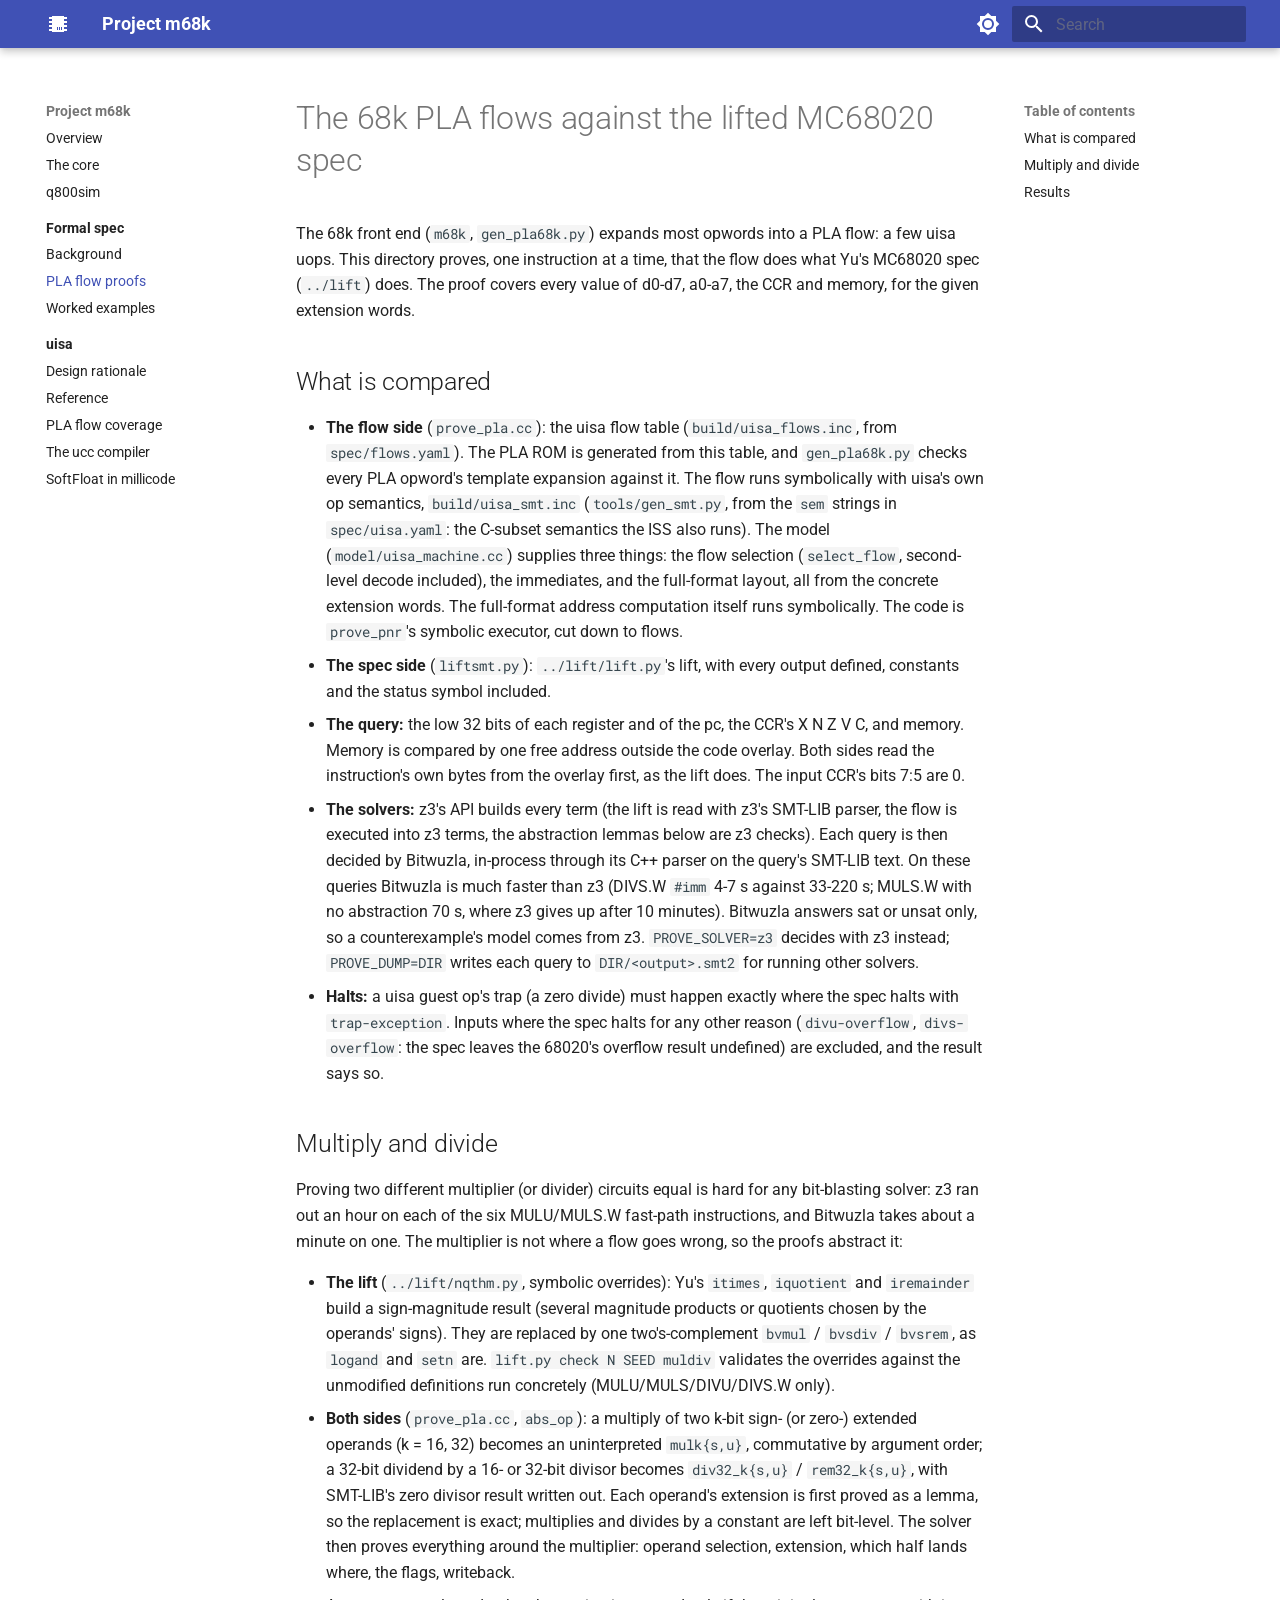
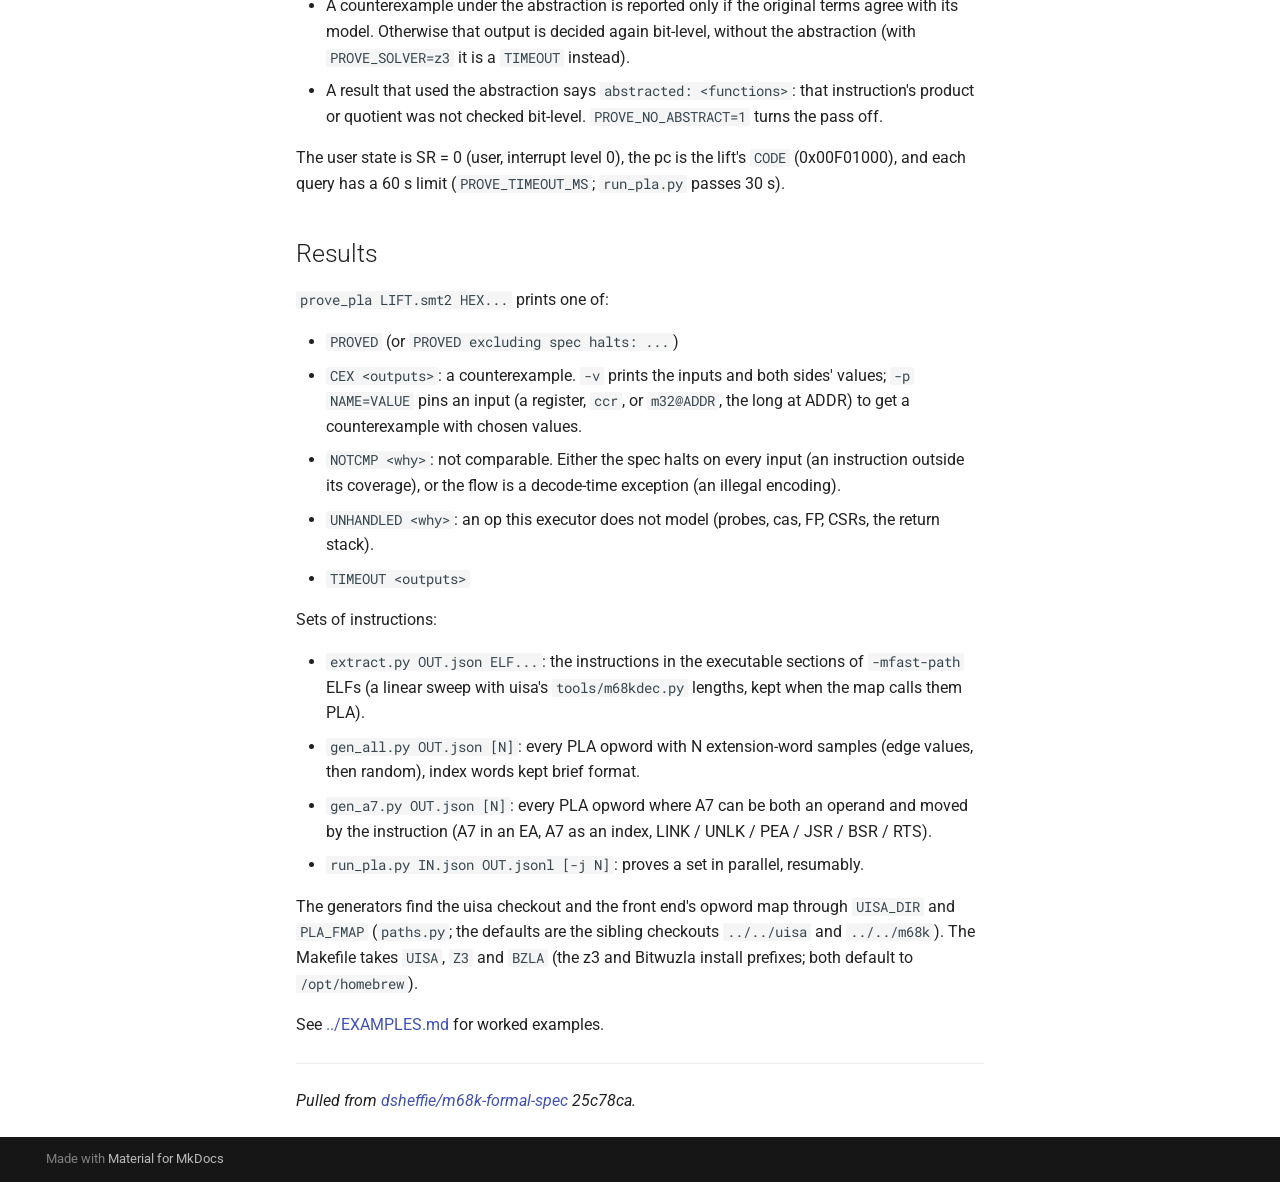
<file: formal-spec/pla/index.html>
<!doctype html>
<html lang="en" class="no-js">
  <head>
    
      <meta charset="utf-8">
      <meta name="viewport" content="width=device-width,initial-scale=1">
      
        <meta name="description" content="A 68040 on an out-of-order core: the uisa micro-op ISA, its millicode and compiler, the core, and the q800sim reference simulator.">
      
      
      
        <link rel="canonical" href="https://dsheffie.github.io/m68k-project/formal-spec/pla/">
      
      
        <link rel="prev" href="../background/">
      
      
        <link rel="next" href="../examples/">
      
      
        
      
      
      <link rel="icon" href="../../assets/images/favicon.png">
      <meta name="generator" content="mkdocs-1.6.1, mkdocs-material-9.8.2">
    
    
      
        <title>PLA flow proofs - Project m68k</title>
      
    
    
      <link rel="stylesheet" href="../../assets/stylesheets/main.57a0d79d.min.css">
      
        
        <link rel="stylesheet" href="../../assets/stylesheets/palette.fb2fffe2.min.css">
      
      


    
    
      
    
    
      
        
        
        <link rel="preconnect" href="https://fonts.gstatic.com" crossorigin>
        <link rel="stylesheet" href="https://fonts.googleapis.com/css?family=Roboto:300,300i,400,400i,700,700i%7CRoboto+Mono:400,400i,700,700i&display=fallback">
        <style>:root{--md-text-font:"Roboto";--md-code-font:"Roboto Mono"}</style>
      
    
    
      <link rel="stylesheet" href="../../stylesheets/extra.css">
    
    <script>__md_scope=new URL("../..",location),__md_hash=e=>[...e].reduce(((e,_)=>(e<<5)-e+_.charCodeAt(0)),0),__md_get=(e,_=localStorage,t=__md_scope)=>JSON.parse(_.getItem(t.pathname+"."+e)),__md_set=(e,_,t=localStorage,a=__md_scope)=>{try{t.setItem(a.pathname+"."+e,JSON.stringify(_))}catch(e){}}</script>
    
      

    
    
  </head>
  
  
    
    
      
    
    
    
    
    <body dir="ltr" data-md-color-scheme="default" data-md-color-primary="indigo" data-md-color-accent="amber">
  
    
    <input class="md-toggle" data-md-toggle="drawer" type="checkbox" id="__drawer" autocomplete="off">
    <input class="md-toggle" data-md-toggle="search" type="checkbox" id="__search" autocomplete="off">
    <label class="md-overlay" for="__drawer"></label>
    <div data-md-component="skip">
      
        
        <a href="#the-68k-pla-flows-against-the-lifted-mc68020-spec" class="md-skip">
          Skip to content
        </a>
      
    </div>
    <div data-md-component="announce">
      
    </div>
    
    
      

  

<header class="md-header md-header--shadow" data-md-component="header">
  <nav class="md-header__inner md-grid" aria-label="Header">
    <a href="../.." title="Project m68k" class="md-header__button md-logo" aria-label="Project m68k" data-md-component="logo">
      
  
  <svg xmlns="http://www.w3.org/2000/svg" viewBox="0 0 24 24"><path d="M6 4h12v1h3v2h-3v2h3v2h-3v2h3v2h-3v2h3v2h-3v1H6v-1H3v-2h3v-2H3v-2h3v-2H3V9h3V7H3V5h3zm5 11v3h1v-3zm2 0v3h1v-3zm2 0v3h1v-3z"/></svg>

    </a>
    <label class="md-header__button md-icon" for="__drawer">
      
      <svg xmlns="http://www.w3.org/2000/svg" viewBox="0 0 24 24"><path d="M3 6h18v2H3zm0 5h18v2H3zm0 5h18v2H3z"/></svg>
    </label>
    <div class="md-header__title" data-md-component="header-title">
      <div class="md-header__ellipsis">
        <div class="md-header__topic">
          <span class="md-ellipsis">
            Project m68k
          </span>
        </div>
        <div class="md-header__topic" data-md-component="header-topic">
          <span class="md-ellipsis">
            
              PLA flow proofs
            
          </span>
        </div>
      </div>
    </div>
    
      
        <form class="md-header__option" data-md-component="palette">
  
    
    
    
    <input class="md-option" data-md-color-media="" data-md-color-scheme="default" data-md-color-primary="indigo" data-md-color-accent="amber"  aria-label="Switch to dark mode"  type="radio" name="__palette" id="__palette_0">
    
      <label class="md-header__button md-icon" title="Switch to dark mode" for="__palette_1" hidden>
        <svg xmlns="http://www.w3.org/2000/svg" viewBox="0 0 24 24"><path d="M12 8a4 4 0 0 0-4 4 4 4 0 0 0 4 4 4 4 0 0 0 4-4 4 4 0 0 0-4-4m0 10a6 6 0 0 1-6-6 6 6 0 0 1 6-6 6 6 0 0 1 6 6 6 6 0 0 1-6 6m8-9.31V4h-4.69L12 .69 8.69 4H4v4.69L.69 12 4 15.31V20h4.69L12 23.31 15.31 20H20v-4.69L23.31 12z"/></svg>
      </label>
    
  
    
    
    
    <input class="md-option" data-md-color-media="" data-md-color-scheme="slate" data-md-color-primary="indigo" data-md-color-accent="amber"  aria-label="Switch to light mode"  type="radio" name="__palette" id="__palette_1">
    
      <label class="md-header__button md-icon" title="Switch to light mode" for="__palette_0" hidden>
        <svg xmlns="http://www.w3.org/2000/svg" viewBox="0 0 24 24"><path d="M12 18c-.89 0-1.74-.2-2.5-.55C11.56 16.5 13 14.42 13 12s-1.44-4.5-3.5-5.45C10.26 6.2 11.11 6 12 6a6 6 0 0 1 6 6 6 6 0 0 1-6 6m8-9.31V4h-4.69L12 .69 8.69 4H4v4.69L.69 12 4 15.31V20h4.69L12 23.31 15.31 20H20v-4.69L23.31 12z"/></svg>
      </label>
    
  
</form>
      
    
    
      <script>var palette=__md_get("__palette");if(palette&&palette.color){if("(prefers-color-scheme)"===palette.color.media){var media=matchMedia("(prefers-color-scheme: light)"),input=document.querySelector(media.matches?"[data-md-color-media='(prefers-color-scheme: light)']":"[data-md-color-media='(prefers-color-scheme: dark)']");palette.color.media=input.getAttribute("data-md-color-media"),palette.color.scheme=input.getAttribute("data-md-color-scheme"),palette.color.primary=input.getAttribute("data-md-color-primary"),palette.color.accent=input.getAttribute("data-md-color-accent")}for(var[key,value]of Object.entries(palette.color))document.body.setAttribute("data-md-color-"+key,value)}</script>
    
    
    
      
      
        <label class="md-header__button md-icon" for="__search">
          
          <svg xmlns="http://www.w3.org/2000/svg" viewBox="0 0 24 24"><path d="M9.5 3A6.5 6.5 0 0 1 16 9.5c0 1.61-.59 3.09-1.56 4.23l.27.27h.79l5 5-1.5 1.5-5-5v-.79l-.27-.27A6.52 6.52 0 0 1 9.5 16 6.5 6.5 0 0 1 3 9.5 6.5 6.5 0 0 1 9.5 3m0 2C7 5 5 7 5 9.5S7 14 9.5 14 14 12 14 9.5 12 5 9.5 5"/></svg>
        </label>
        <div class="md-search" data-md-component="search" role="dialog">
  <label class="md-search__overlay" for="__search"></label>
  <div class="md-search__inner" role="search">
    <form class="md-search__form" name="search">
      <input type="text" class="md-search__input" name="query" aria-label="Search" placeholder="Search" autocapitalize="off" autocorrect="off" autocomplete="off" spellcheck="false" data-md-component="search-query" required>
      <label class="md-search__icon md-icon" for="__search">
        
        <svg xmlns="http://www.w3.org/2000/svg" viewBox="0 0 24 24"><path d="M9.5 3A6.5 6.5 0 0 1 16 9.5c0 1.61-.59 3.09-1.56 4.23l.27.27h.79l5 5-1.5 1.5-5-5v-.79l-.27-.27A6.52 6.52 0 0 1 9.5 16 6.5 6.5 0 0 1 3 9.5 6.5 6.5 0 0 1 9.5 3m0 2C7 5 5 7 5 9.5S7 14 9.5 14 14 12 14 9.5 12 5 9.5 5"/></svg>
        
        <svg xmlns="http://www.w3.org/2000/svg" viewBox="0 0 24 24"><path d="M20 11v2H8l5.5 5.5-1.42 1.42L4.16 12l7.92-7.92L13.5 5.5 8 11z"/></svg>
      </label>
      <nav class="md-search__options" aria-label="Search">
        
        <button type="reset" class="md-search__icon md-icon" title="Clear" aria-label="Clear" tabindex="-1">
          
          <svg xmlns="http://www.w3.org/2000/svg" viewBox="0 0 24 24"><path d="M19 6.41 17.59 5 12 10.59 6.41 5 5 6.41 10.59 12 5 17.59 6.41 19 12 13.41 17.59 19 19 17.59 13.41 12z"/></svg>
        </button>
      </nav>
      
    </form>
    <div class="md-search__output">
      <div class="md-search__scrollwrap" tabindex="0" data-md-scrollfix>
        <div class="md-search-result" data-md-component="search-result">
          <div class="md-search-result__meta">
            Initializing search
          </div>
          <ol class="md-search-result__list" role="presentation"></ol>
        </div>
      </div>
    </div>
  </div>
</div>
      
    
    
  </nav>
  
</header>
    
    <div class="md-container" data-md-component="container">
      
      
        
          
        
      
      <main class="md-main" data-md-component="main">
        <div class="md-main__inner md-grid">
          
            
              
              <div class="md-sidebar md-sidebar--primary" data-md-component="sidebar" data-md-type="navigation" >
                <div class="md-sidebar__scrollwrap">
                  <div class="md-sidebar__inner">
                    



<nav class="md-nav md-nav--primary" aria-label="Navigation" data-md-level="0">
  <label class="md-nav__title" for="__drawer">
    <a href="../.." title="Project m68k" class="md-nav__button md-logo" aria-label="Project m68k" data-md-component="logo">
      
  
  <svg xmlns="http://www.w3.org/2000/svg" viewBox="0 0 24 24"><path d="M6 4h12v1h3v2h-3v2h3v2h-3v2h3v2h-3v2h3v2h-3v1H6v-1H3v-2h3v-2H3v-2h3v-2H3V9h3V7H3V5h3zm5 11v3h1v-3zm2 0v3h1v-3zm2 0v3h1v-3z"/></svg>

    </a>
    Project m68k
  </label>
  
  <ul class="md-nav__list" data-md-scrollfix>
    
      
      
  
  
  
  
    <li class="md-nav__item">
      <a href="../.." class="md-nav__link">
        
  
  
  <span class="md-ellipsis">
    
  
    Overview
  

    
  </span>
  
  

      </a>
    </li>
  

    
      
      
  
  
  
  
    <li class="md-nav__item">
      <a href="../../core/" class="md-nav__link">
        
  
  
  <span class="md-ellipsis">
    
  
    The core
  

    
  </span>
  
  

      </a>
    </li>
  

    
      
      
  
  
  
  
    <li class="md-nav__item">
      <a href="../../q800sim/" class="md-nav__link">
        
  
  
  <span class="md-ellipsis">
    
  
    q800sim
  

    
  </span>
  
  

      </a>
    </li>
  

    
      
      
  
  
    
  
  
  
    
    
      
        
          
        
      
        
      
        
      
        
      
    
    
    
      
        
        
      
    
    
    <li class="md-nav__item md-nav__item--active md-nav__item--section md-nav__item--nested">
      
        
        
        <input class="md-nav__toggle md-toggle " type="checkbox" id="__nav_4" checked>
        
          
          <div class="md-nav__link md-nav__container">
            <a href="../" class="md-nav__link ">
              
  
  
  <span class="md-ellipsis">
    
  
    Formal spec
  

    
  </span>
  
  

            </a>
            
              
              <label class="md-nav__link " for="__nav_4" id="__nav_4_label" tabindex="">
                <span class="md-nav__icon md-icon"></span>
              </label>
            
          </div>
        
        <nav class="md-nav" data-md-level="1" aria-labelledby="__nav_4_label" aria-expanded="true">
          <label class="md-nav__title" for="__nav_4">
            <span class="md-nav__icon md-icon"></span>
            
  
    Formal spec
  

          </label>
          <ul class="md-nav__list" data-md-scrollfix>
            
              
            
              
                
  
  
  
  
    <li class="md-nav__item">
      <a href="../background/" class="md-nav__link">
        
  
  
  <span class="md-ellipsis">
    
  
    Background
  

    
  </span>
  
  

      </a>
    </li>
  

              
            
              
                
  
  
    
  
  
  
    <li class="md-nav__item md-nav__item--active">
      
      <input class="md-nav__toggle md-toggle" type="checkbox" id="__toc">
      
      
        
      
      
        <label class="md-nav__link md-nav__link--active" for="__toc">
          
  
  
  <span class="md-ellipsis">
    
  
    PLA flow proofs
  

    
  </span>
  
  

          <span class="md-nav__icon md-icon"></span>
        </label>
      
      <a href="./" class="md-nav__link md-nav__link--active">
        
  
  
  <span class="md-ellipsis">
    
  
    PLA flow proofs
  

    
  </span>
  
  

      </a>
      
        

<nav class="md-nav md-nav--secondary" aria-label="Table of contents">
  
  
  
    
  
  
    <label class="md-nav__title" for="__toc">
      <span class="md-nav__icon md-icon"></span>
      Table of contents
    </label>
    <ul class="md-nav__list" data-md-component="toc" data-md-scrollfix>
      
        <li class="md-nav__item">
  <a href="#what-is-compared" class="md-nav__link">
    <span class="md-ellipsis">
      
        What is compared
      
    </span>
  </a>
  
</li>
      
        <li class="md-nav__item">
  <a href="#multiply-and-divide" class="md-nav__link">
    <span class="md-ellipsis">
      
        Multiply and divide
      
    </span>
  </a>
  
</li>
      
        <li class="md-nav__item">
  <a href="#results" class="md-nav__link">
    <span class="md-ellipsis">
      
        Results
      
    </span>
  </a>
  
</li>
      
    </ul>
  
</nav>
      
    </li>
  

              
            
              
                
  
  
  
  
    <li class="md-nav__item">
      <a href="../examples/" class="md-nav__link">
        
  
  
  <span class="md-ellipsis">
    
  
    Worked examples
  

    
  </span>
  
  

      </a>
    </li>
  

              
            
          </ul>
        </nav>
      
    </li>
  

    
      
      
  
  
  
  
    
    
      
        
          
        
      
        
      
        
      
        
      
        
      
        
      
    
    
    
      
        
        
      
    
    
    <li class="md-nav__item md-nav__item--section md-nav__item--nested">
      
        
        
        <input class="md-nav__toggle md-toggle " type="checkbox" id="__nav_5" >
        
          
          <div class="md-nav__link md-nav__container">
            <a href="../../uisa/" class="md-nav__link ">
              
  
  
  <span class="md-ellipsis">
    
  
    uisa
  

    
  </span>
  
  

            </a>
            
              
              <label class="md-nav__link " for="__nav_5" id="__nav_5_label" tabindex="">
                <span class="md-nav__icon md-icon"></span>
              </label>
            
          </div>
        
        <nav class="md-nav" data-md-level="1" aria-labelledby="__nav_5_label" aria-expanded="false">
          <label class="md-nav__title" for="__nav_5">
            <span class="md-nav__icon md-icon"></span>
            
  
    uisa
  

          </label>
          <ul class="md-nav__list" data-md-scrollfix>
            
              
            
              
                
  
  
  
  
    <li class="md-nav__item">
      <a href="../../uisa/rationale/" class="md-nav__link">
        
  
  
  <span class="md-ellipsis">
    
  
    Design rationale
  

    
  </span>
  
  

      </a>
    </li>
  

              
            
              
                
  
  
  
  
    <li class="md-nav__item">
      <a href="../../uisa/reference/" class="md-nav__link">
        
  
  
  <span class="md-ellipsis">
    
  
    Reference
  

    
  </span>
  
  

      </a>
    </li>
  

              
            
              
                
  
  
  
  
    <li class="md-nav__item">
      <a href="../../uisa/flows/" class="md-nav__link">
        
  
  
  <span class="md-ellipsis">
    
  
    PLA flow coverage
  

    
  </span>
  
  

      </a>
    </li>
  

              
            
              
                
  
  
  
  
    <li class="md-nav__item">
      <a href="../../uisa/ucc/" class="md-nav__link">
        
  
  
  <span class="md-ellipsis">
    
  
    The ucc compiler
  

    
  </span>
  
  

      </a>
    </li>
  

              
            
              
                
  
  
  
  
    <li class="md-nav__item">
      <a href="../../uisa/softfloat/" class="md-nav__link">
        
  
  
  <span class="md-ellipsis">
    
  
    SoftFloat in millicode
  

    
  </span>
  
  

      </a>
    </li>
  

              
            
          </ul>
        </nav>
      
    </li>
  

    
  </ul>
</nav>
                  </div>
                </div>
              </div>
            
            
              
              <div class="md-sidebar md-sidebar--secondary" data-md-component="sidebar" data-md-type="toc" >
                <div class="md-sidebar__scrollwrap">
                  <div class="md-sidebar__inner">
                    

<nav class="md-nav md-nav--secondary" aria-label="Table of contents">
  
  
  
    
  
  
    <label class="md-nav__title" for="__toc">
      <span class="md-nav__icon md-icon"></span>
      Table of contents
    </label>
    <ul class="md-nav__list" data-md-component="toc" data-md-scrollfix>
      
        <li class="md-nav__item">
  <a href="#what-is-compared" class="md-nav__link">
    <span class="md-ellipsis">
      
        What is compared
      
    </span>
  </a>
  
</li>
      
        <li class="md-nav__item">
  <a href="#multiply-and-divide" class="md-nav__link">
    <span class="md-ellipsis">
      
        Multiply and divide
      
    </span>
  </a>
  
</li>
      
        <li class="md-nav__item">
  <a href="#results" class="md-nav__link">
    <span class="md-ellipsis">
      
        Results
      
    </span>
  </a>
  
</li>
      
    </ul>
  
</nav>
                  </div>
                </div>
              </div>
            
          
          
            <div class="md-content" data-md-component="content">
              
              <article class="md-content__inner md-typeset">
                
                  



<h1 id="the-68k-pla-flows-against-the-lifted-mc68020-spec">The 68k PLA flows against the lifted MC68020 spec<a class="headerlink" href="#the-68k-pla-flows-against-the-lifted-mc68020-spec" title="Permanent link">&para;</a></h1>
<p>The 68k front end (<code>m68k</code>, <code>gen_pla68k.py</code>) expands most opwords into a PLA
flow: a few uisa uops. This directory proves, one instruction at a time,
that the flow does what Yu's MC68020 spec (<code>../lift</code>) does. The proof
covers every value of d0-d7, a0-a7, the CCR and memory, for the given
extension words.</p>
<h2 id="what-is-compared">What is compared<a class="headerlink" href="#what-is-compared" title="Permanent link">&para;</a></h2>
<ul>
<li><strong>The flow side</strong> (<code>prove_pla.cc</code>): the uisa flow table
  (<code>build/uisa_flows.inc</code>, from <code>spec/flows.yaml</code>). The PLA ROM is generated
  from this table, and <code>gen_pla68k.py</code> checks every PLA opword's template
  expansion against it. The flow runs symbolically with uisa's own op
  semantics, <code>build/uisa_smt.inc</code> (<code>tools/gen_smt.py</code>, from the <code>sem</code>
  strings in <code>spec/uisa.yaml</code>: the C-subset semantics the ISS also runs).
  The model (<code>model/uisa_machine.cc</code>) supplies three things: the flow
  selection (<code>select_flow</code>, second-level decode included), the immediates,
  and the full-format layout, all from the concrete extension words. The
  full-format address computation itself runs symbolically. The code is
  <code>prove_pnr</code>'s symbolic executor, cut down to flows.</li>
<li><strong>The spec side</strong> (<code>liftsmt.py</code>): <code>../lift/lift.py</code>'s lift, with every
  output defined, constants and the status symbol included.</li>
<li><strong>The query:</strong> the low 32 bits of each register and of the pc, the CCR's
  X N Z V C, and memory. Memory is compared by one free address outside the
  code overlay. Both sides read the instruction's own bytes from the overlay
  first, as the lift does. The input CCR's bits 7:5 are 0.</li>
<li><strong>The solvers:</strong> z3's API builds every term (the lift is read with z3's
  SMT-LIB parser, the flow is executed into z3 terms, the abstraction lemmas
  below are z3 checks). Each query is then decided by Bitwuzla, in-process
  through its C++ parser on the query's SMT-LIB text. On these queries
  Bitwuzla is much faster than z3 (DIVS.W <code>#imm</code> 4-7 s against 33-220 s;
  MULS.W with no abstraction 70 s, where z3 gives up after 10 minutes).
  Bitwuzla answers sat or unsat only, so a counterexample's model comes from
  z3. <code>PROVE_SOLVER=z3</code> decides with z3 instead; <code>PROVE_DUMP=DIR</code> writes each
  query to <code>DIR/&lt;output&gt;.smt2</code> for running other solvers.</li>
<li><strong>Halts:</strong> a uisa guest op's trap (a zero divide) must happen exactly
  where the spec halts with <code>trap-exception</code>. Inputs where the spec halts
  for any other reason (<code>divu-overflow</code>, <code>divs-overflow</code>: the spec leaves
  the 68020's overflow result undefined) are excluded, and the result says
  so.</li>
</ul>
<h2 id="multiply-and-divide">Multiply and divide<a class="headerlink" href="#multiply-and-divide" title="Permanent link">&para;</a></h2>
<p>Proving two different multiplier (or divider) circuits equal is hard for
any bit-blasting solver: z3 ran out an hour on each of the six MULU/MULS.W
fast-path instructions, and Bitwuzla takes about a minute on one. The
multiplier is not where a flow goes wrong, so the proofs abstract it:</p>
<ul>
<li><strong>The lift</strong> (<code>../lift/nqthm.py</code>, symbolic overrides): Yu's <code>itimes</code>,
  <code>iquotient</code> and <code>iremainder</code> build a sign-magnitude result (several
  magnitude products or quotients chosen by the operands' signs). They are
  replaced by one two's-complement <code>bvmul</code> / <code>bvsdiv</code> / <code>bvsrem</code>, as <code>logand</code>
  and <code>setn</code> are. <code>lift.py check N SEED muldiv</code> validates the overrides against
  the unmodified definitions run concretely (MULU/MULS/DIVU/DIVS.W only).</li>
<li><strong>Both sides</strong> (<code>prove_pla.cc</code>, <code>abs_op</code>): a multiply of two k-bit
  sign- (or zero-) extended operands (k = 16, 32) becomes an uninterpreted
  <code>mulk{s,u}</code>, commutative by argument order; a 32-bit dividend by a 16- or
  32-bit divisor becomes <code>div32_k{s,u}</code> / <code>rem32_k{s,u}</code>, with SMT-LIB's zero
  divisor result written out. Each operand's extension is first proved as a
  lemma, so the replacement is exact; multiplies and divides by a constant are
  left bit-level. The solver then proves everything around the multiplier: operand
  selection, extension, which half lands where, the flags, writeback.</li>
<li>A counterexample under the abstraction is reported only if the original
  terms agree with its model. Otherwise that output is decided again
  bit-level, without the abstraction (with <code>PROVE_SOLVER=z3</code> it is a
  <code>TIMEOUT</code> instead).</li>
<li>A result that used the abstraction says <code>abstracted: &lt;functions&gt;</code>: that
  instruction's product or quotient was not checked bit-level.
  <code>PROVE_NO_ABSTRACT=1</code> turns the pass off.</li>
</ul>
<p>The user state is SR = 0 (user, interrupt level 0), the pc is the lift's
<code>CODE</code> (0x00F01000), and each query has a 60 s limit (<code>PROVE_TIMEOUT_MS</code>;
<code>run_pla.py</code> passes 30 s).</p>
<h2 id="results">Results<a class="headerlink" href="#results" title="Permanent link">&para;</a></h2>
<p><code>prove_pla LIFT.smt2 HEX...</code> prints one of:</p>
<ul>
<li><code>PROVED</code> (or <code>PROVED excluding spec halts: ...</code>)</li>
<li><code>CEX &lt;outputs&gt;</code>: a counterexample. <code>-v</code> prints the inputs and both sides'
  values; <code>-p NAME=VALUE</code> pins an input (a register, <code>ccr</code>, or <code>m32@ADDR</code>, the
  long at ADDR) to get a counterexample with chosen values.</li>
<li><code>NOTCMP &lt;why&gt;</code>: not comparable. Either the spec halts on every input (an
  instruction outside its coverage), or the flow is a decode-time exception
  (an illegal encoding).</li>
<li><code>UNHANDLED &lt;why&gt;</code>: an op this executor does not model (probes, cas, FP,
  CSRs, the return stack).</li>
<li><code>TIMEOUT &lt;outputs&gt;</code></li>
</ul>
<p>Sets of instructions:</p>
<ul>
<li><code>extract.py OUT.json ELF...</code>: the instructions in the executable sections
  of <code>-mfast-path</code> ELFs (a linear sweep with uisa's <code>tools/m68kdec.py</code>
  lengths, kept when the map calls them PLA).</li>
<li><code>gen_all.py OUT.json [N]</code>: every PLA opword with N extension-word samples
  (edge values, then random), index words kept brief format.</li>
<li><code>gen_a7.py OUT.json [N]</code>: every PLA opword where A7 can be both an operand
  and moved by the instruction (A7 in an EA, A7 as an index, LINK / UNLK / PEA
  / JSR / BSR / RTS).</li>
<li><code>run_pla.py IN.json OUT.jsonl [-j N]</code>: proves a set in parallel, resumably.</li>
</ul>
<p>The generators find the uisa checkout and the front end's opword map through
<code>UISA_DIR</code> and <code>PLA_FMAP</code> (<code>paths.py</code>; the defaults are the sibling checkouts
<code>../../uisa</code> and <code>../../m68k</code>). The Makefile takes <code>UISA</code>, <code>Z3</code> and <code>BZLA</code> (the z3 and Bitwuzla install
prefixes; both default to <code>/opt/homebrew</code>).</p>
<p>See <a href="../examples/">../EXAMPLES.md</a> for worked examples.</p>
<hr />
<p><em>Pulled from <a href="https://github.com/dsheffie/m68k-formal-spec/tree/25c78ca">dsheffie/m68k-formal-spec</a> 25c78ca.</em></p>












                
              </article>
            </div>
          
          
<script>var target=document.getElementById(location.hash.slice(1));target&&target.name&&(target.checked=target.name.startsWith("__tabbed_"))</script>
        </div>
        
          <button type="button" class="md-top md-icon" data-md-component="top" hidden>
  
  <svg xmlns="http://www.w3.org/2000/svg" viewBox="0 0 24 24"><path d="M13 20h-2V8l-5.5 5.5-1.42-1.42L12 4.16l7.92 7.92-1.42 1.42L13 8z"/></svg>
  Back to top
</button>
        
      </main>
      
        <footer class="md-footer">
  
  <div class="md-footer-meta md-typeset">
    <div class="md-footer-meta__inner md-grid">
      <div class="md-copyright">
  
  
    Made with
    <a href="https://squidfunk.github.io/mkdocs-material/" target="_blank" rel="noopener">
      Material for MkDocs
    </a>
  
</div>
      
    </div>
  </div>
</footer>
      
    </div>
    <div class="md-dialog" data-md-component="dialog">
      <div class="md-dialog__inner md-typeset"></div>
    </div>
    
    
    
      
      
      <script id="__config" type="application/json">{"annotate": null, "base": "../..", "features": ["navigation.sections", "navigation.top", "navigation.indexes", "navigation.tracking", "toc.follow", "content.code.copy"], "search": "../../assets/javascripts/workers/search.a7633da7.min.js", "tags": null, "translations": {"clipboard.copied": "Copied to clipboard", "clipboard.copy": "Copy to clipboard", "search.result.more.one": "1 more on this page", "search.result.more.other": "# more on this page", "search.result.none": "No matching documents", "search.result.one": "1 matching document", "search.result.other": "# matching documents", "search.result.placeholder": "Type to start searching", "search.result.term.missing": "Missing", "select.version": "Select version"}, "version": null}</script>
    
    
      <script src="../../assets/javascripts/bundle.a5f9d56c.min.js"></script>
      
    
  </body>
</html>
</file>
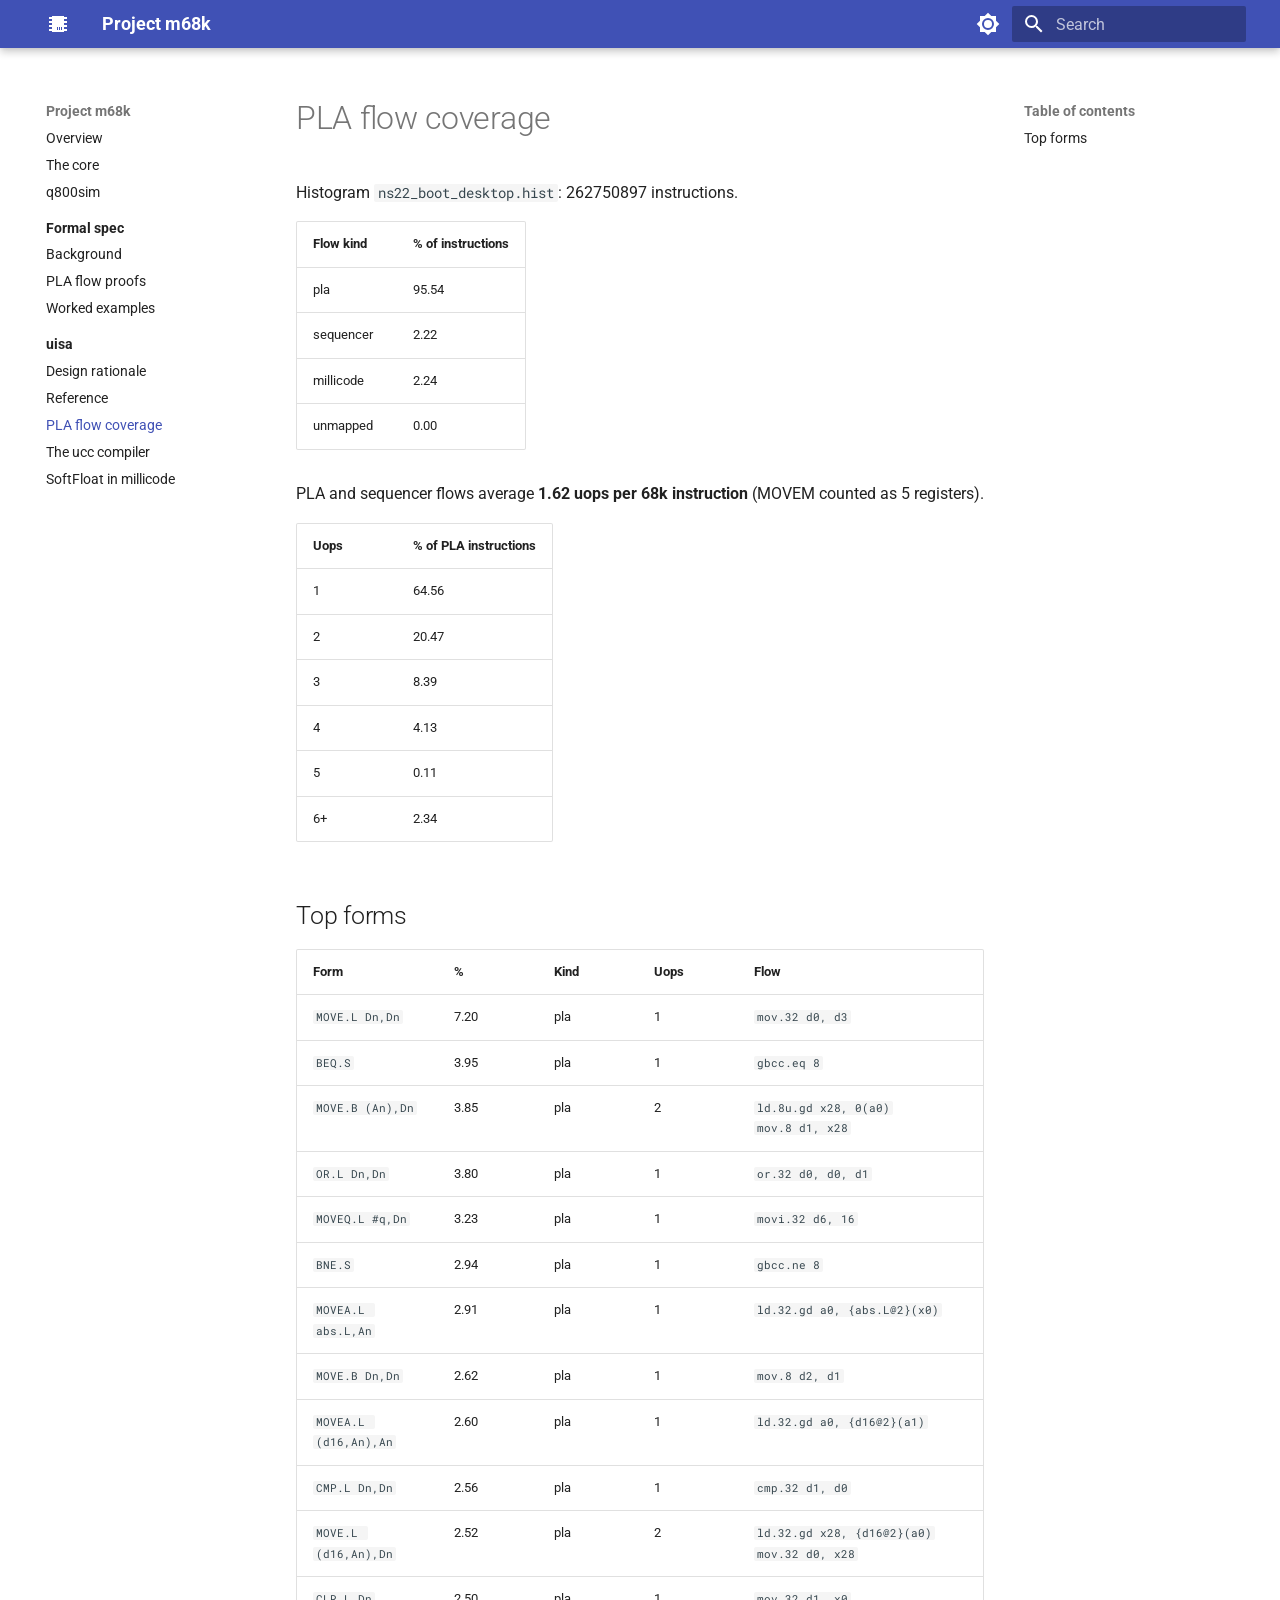
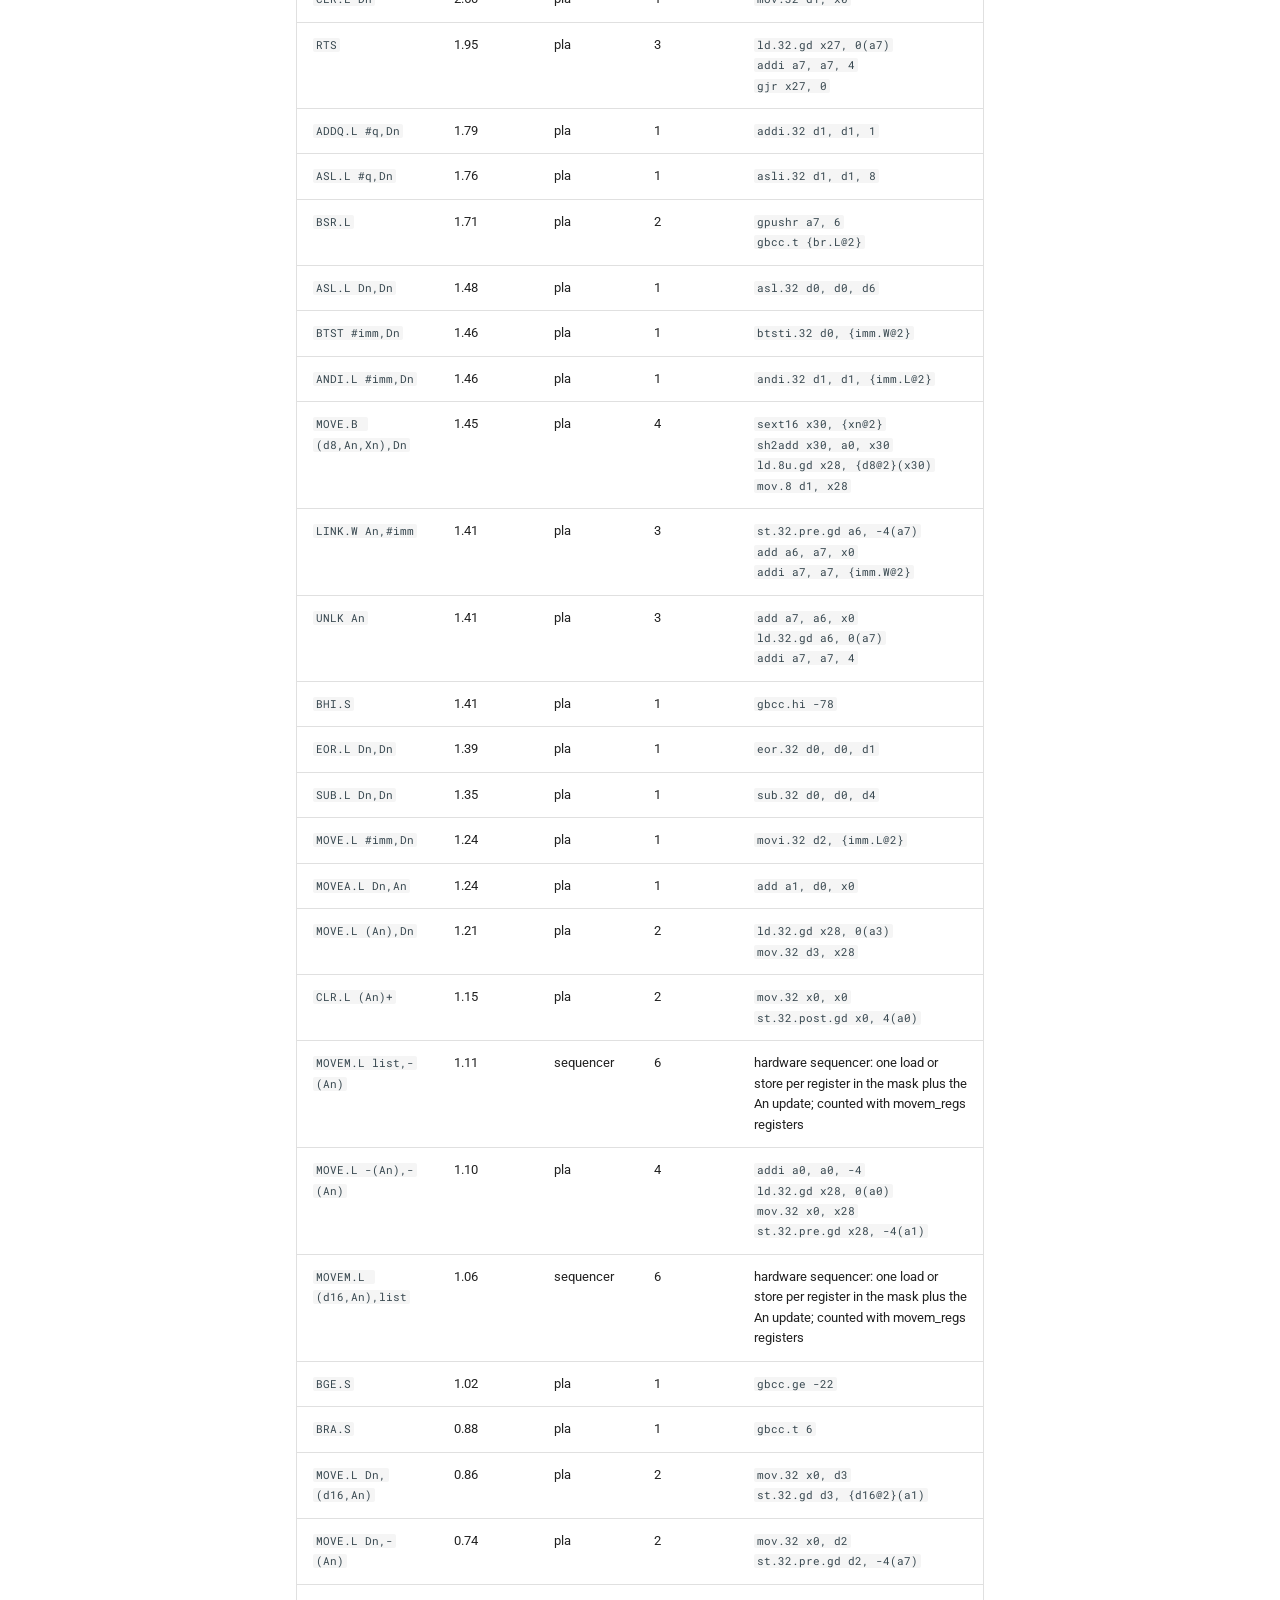
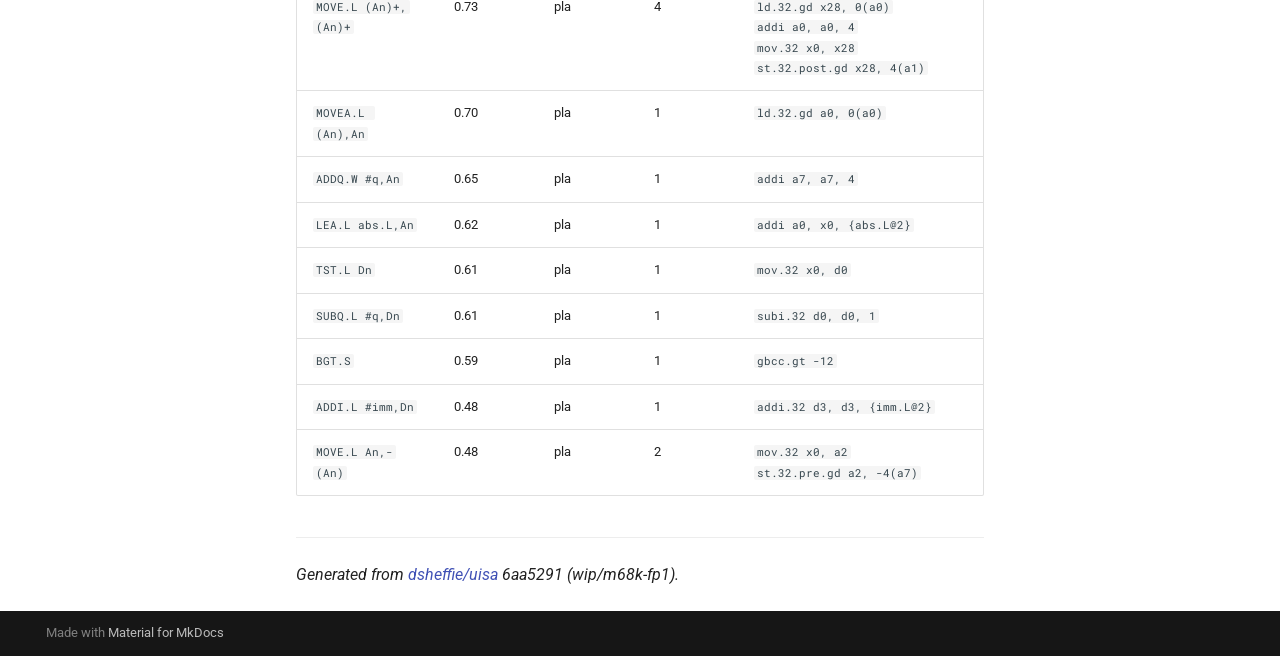
<file: uisa/flows/index.html>
<!doctype html>
<html lang="en" class="no-js">
  <head>
    
      <meta charset="utf-8">
      <meta name="viewport" content="width=device-width,initial-scale=1">
      
        <meta name="description" content="A 68040 on an out-of-order core: the uisa micro-op ISA, its millicode and compiler, the core, and the q800sim reference simulator.">
      
      
      
        <link rel="canonical" href="https://dsheffie.github.io/m68k-project/uisa/flows/">
      
      
        <link rel="prev" href="../reference/">
      
      
        <link rel="next" href="../ucc/">
      
      
        
      
      
      <link rel="icon" href="../../assets/images/favicon.png">
      <meta name="generator" content="mkdocs-1.6.1, mkdocs-material-9.8.2">
    
    
      
        <title>PLA flow coverage - Project m68k</title>
      
    
    
      <link rel="stylesheet" href="../../assets/stylesheets/main.57a0d79d.min.css">
      
        
        <link rel="stylesheet" href="../../assets/stylesheets/palette.fb2fffe2.min.css">
      
      


    
    
      
    
    
      
        
        
        <link rel="preconnect" href="https://fonts.gstatic.com" crossorigin>
        <link rel="stylesheet" href="https://fonts.googleapis.com/css?family=Roboto:300,300i,400,400i,700,700i%7CRoboto+Mono:400,400i,700,700i&display=fallback">
        <style>:root{--md-text-font:"Roboto";--md-code-font:"Roboto Mono"}</style>
      
    
    
      <link rel="stylesheet" href="../../stylesheets/extra.css">
    
    <script>__md_scope=new URL("../..",location),__md_hash=e=>[...e].reduce(((e,_)=>(e<<5)-e+_.charCodeAt(0)),0),__md_get=(e,_=localStorage,t=__md_scope)=>JSON.parse(_.getItem(t.pathname+"."+e)),__md_set=(e,_,t=localStorage,a=__md_scope)=>{try{t.setItem(a.pathname+"."+e,JSON.stringify(_))}catch(e){}}</script>
    
      

    
    
  </head>
  
  
    
    
      
    
    
    
    
    <body dir="ltr" data-md-color-scheme="default" data-md-color-primary="indigo" data-md-color-accent="amber">
  
    
    <input class="md-toggle" data-md-toggle="drawer" type="checkbox" id="__drawer" autocomplete="off">
    <input class="md-toggle" data-md-toggle="search" type="checkbox" id="__search" autocomplete="off">
    <label class="md-overlay" for="__drawer"></label>
    <div data-md-component="skip">
      
        
        <a href="#pla-flow-coverage" class="md-skip">
          Skip to content
        </a>
      
    </div>
    <div data-md-component="announce">
      
    </div>
    
    
      

  

<header class="md-header md-header--shadow" data-md-component="header">
  <nav class="md-header__inner md-grid" aria-label="Header">
    <a href="../.." title="Project m68k" class="md-header__button md-logo" aria-label="Project m68k" data-md-component="logo">
      
  
  <svg xmlns="http://www.w3.org/2000/svg" viewBox="0 0 24 24"><path d="M6 4h12v1h3v2h-3v2h3v2h-3v2h3v2h-3v2h3v2h-3v1H6v-1H3v-2h3v-2H3v-2h3v-2H3V9h3V7H3V5h3zm5 11v3h1v-3zm2 0v3h1v-3zm2 0v3h1v-3z"/></svg>

    </a>
    <label class="md-header__button md-icon" for="__drawer">
      
      <svg xmlns="http://www.w3.org/2000/svg" viewBox="0 0 24 24"><path d="M3 6h18v2H3zm0 5h18v2H3zm0 5h18v2H3z"/></svg>
    </label>
    <div class="md-header__title" data-md-component="header-title">
      <div class="md-header__ellipsis">
        <div class="md-header__topic">
          <span class="md-ellipsis">
            Project m68k
          </span>
        </div>
        <div class="md-header__topic" data-md-component="header-topic">
          <span class="md-ellipsis">
            
              PLA flow coverage
            
          </span>
        </div>
      </div>
    </div>
    
      
        <form class="md-header__option" data-md-component="palette">
  
    
    
    
    <input class="md-option" data-md-color-media="" data-md-color-scheme="default" data-md-color-primary="indigo" data-md-color-accent="amber"  aria-label="Switch to dark mode"  type="radio" name="__palette" id="__palette_0">
    
      <label class="md-header__button md-icon" title="Switch to dark mode" for="__palette_1" hidden>
        <svg xmlns="http://www.w3.org/2000/svg" viewBox="0 0 24 24"><path d="M12 8a4 4 0 0 0-4 4 4 4 0 0 0 4 4 4 4 0 0 0 4-4 4 4 0 0 0-4-4m0 10a6 6 0 0 1-6-6 6 6 0 0 1 6-6 6 6 0 0 1 6 6 6 6 0 0 1-6 6m8-9.31V4h-4.69L12 .69 8.69 4H4v4.69L.69 12 4 15.31V20h4.69L12 23.31 15.31 20H20v-4.69L23.31 12z"/></svg>
      </label>
    
  
    
    
    
    <input class="md-option" data-md-color-media="" data-md-color-scheme="slate" data-md-color-primary="indigo" data-md-color-accent="amber"  aria-label="Switch to light mode"  type="radio" name="__palette" id="__palette_1">
    
      <label class="md-header__button md-icon" title="Switch to light mode" for="__palette_0" hidden>
        <svg xmlns="http://www.w3.org/2000/svg" viewBox="0 0 24 24"><path d="M12 18c-.89 0-1.74-.2-2.5-.55C11.56 16.5 13 14.42 13 12s-1.44-4.5-3.5-5.45C10.26 6.2 11.11 6 12 6a6 6 0 0 1 6 6 6 6 0 0 1-6 6m8-9.31V4h-4.69L12 .69 8.69 4H4v4.69L.69 12 4 15.31V20h4.69L12 23.31 15.31 20H20v-4.69L23.31 12z"/></svg>
      </label>
    
  
</form>
      
    
    
      <script>var palette=__md_get("__palette");if(palette&&palette.color){if("(prefers-color-scheme)"===palette.color.media){var media=matchMedia("(prefers-color-scheme: light)"),input=document.querySelector(media.matches?"[data-md-color-media='(prefers-color-scheme: light)']":"[data-md-color-media='(prefers-color-scheme: dark)']");palette.color.media=input.getAttribute("data-md-color-media"),palette.color.scheme=input.getAttribute("data-md-color-scheme"),palette.color.primary=input.getAttribute("data-md-color-primary"),palette.color.accent=input.getAttribute("data-md-color-accent")}for(var[key,value]of Object.entries(palette.color))document.body.setAttribute("data-md-color-"+key,value)}</script>
    
    
    
      
      
        <label class="md-header__button md-icon" for="__search">
          
          <svg xmlns="http://www.w3.org/2000/svg" viewBox="0 0 24 24"><path d="M9.5 3A6.5 6.5 0 0 1 16 9.5c0 1.61-.59 3.09-1.56 4.23l.27.27h.79l5 5-1.5 1.5-5-5v-.79l-.27-.27A6.52 6.52 0 0 1 9.5 16 6.5 6.5 0 0 1 3 9.5 6.5 6.5 0 0 1 9.5 3m0 2C7 5 5 7 5 9.5S7 14 9.5 14 14 12 14 9.5 12 5 9.5 5"/></svg>
        </label>
        <div class="md-search" data-md-component="search" role="dialog">
  <label class="md-search__overlay" for="__search"></label>
  <div class="md-search__inner" role="search">
    <form class="md-search__form" name="search">
      <input type="text" class="md-search__input" name="query" aria-label="Search" placeholder="Search" autocapitalize="off" autocorrect="off" autocomplete="off" spellcheck="false" data-md-component="search-query" required>
      <label class="md-search__icon md-icon" for="__search">
        
        <svg xmlns="http://www.w3.org/2000/svg" viewBox="0 0 24 24"><path d="M9.5 3A6.5 6.5 0 0 1 16 9.5c0 1.61-.59 3.09-1.56 4.23l.27.27h.79l5 5-1.5 1.5-5-5v-.79l-.27-.27A6.52 6.52 0 0 1 9.5 16 6.5 6.5 0 0 1 3 9.5 6.5 6.5 0 0 1 9.5 3m0 2C7 5 5 7 5 9.5S7 14 9.5 14 14 12 14 9.5 12 5 9.5 5"/></svg>
        
        <svg xmlns="http://www.w3.org/2000/svg" viewBox="0 0 24 24"><path d="M20 11v2H8l5.5 5.5-1.42 1.42L4.16 12l7.92-7.92L13.5 5.5 8 11z"/></svg>
      </label>
      <nav class="md-search__options" aria-label="Search">
        
        <button type="reset" class="md-search__icon md-icon" title="Clear" aria-label="Clear" tabindex="-1">
          
          <svg xmlns="http://www.w3.org/2000/svg" viewBox="0 0 24 24"><path d="M19 6.41 17.59 5 12 10.59 6.41 5 5 6.41 10.59 12 5 17.59 6.41 19 12 13.41 17.59 19 19 17.59 13.41 12z"/></svg>
        </button>
      </nav>
      
    </form>
    <div class="md-search__output">
      <div class="md-search__scrollwrap" tabindex="0" data-md-scrollfix>
        <div class="md-search-result" data-md-component="search-result">
          <div class="md-search-result__meta">
            Initializing search
          </div>
          <ol class="md-search-result__list" role="presentation"></ol>
        </div>
      </div>
    </div>
  </div>
</div>
      
    
    
  </nav>
  
</header>
    
    <div class="md-container" data-md-component="container">
      
      
        
          
        
      
      <main class="md-main" data-md-component="main">
        <div class="md-main__inner md-grid">
          
            
              
              <div class="md-sidebar md-sidebar--primary" data-md-component="sidebar" data-md-type="navigation" >
                <div class="md-sidebar__scrollwrap">
                  <div class="md-sidebar__inner">
                    



<nav class="md-nav md-nav--primary" aria-label="Navigation" data-md-level="0">
  <label class="md-nav__title" for="__drawer">
    <a href="../.." title="Project m68k" class="md-nav__button md-logo" aria-label="Project m68k" data-md-component="logo">
      
  
  <svg xmlns="http://www.w3.org/2000/svg" viewBox="0 0 24 24"><path d="M6 4h12v1h3v2h-3v2h3v2h-3v2h3v2h-3v2h3v2h-3v1H6v-1H3v-2h3v-2H3v-2h3v-2H3V9h3V7H3V5h3zm5 11v3h1v-3zm2 0v3h1v-3zm2 0v3h1v-3z"/></svg>

    </a>
    Project m68k
  </label>
  
  <ul class="md-nav__list" data-md-scrollfix>
    
      
      
  
  
  
  
    <li class="md-nav__item">
      <a href="../.." class="md-nav__link">
        
  
  
  <span class="md-ellipsis">
    
  
    Overview
  

    
  </span>
  
  

      </a>
    </li>
  

    
      
      
  
  
  
  
    <li class="md-nav__item">
      <a href="../../core/" class="md-nav__link">
        
  
  
  <span class="md-ellipsis">
    
  
    The core
  

    
  </span>
  
  

      </a>
    </li>
  

    
      
      
  
  
  
  
    <li class="md-nav__item">
      <a href="../../q800sim/" class="md-nav__link">
        
  
  
  <span class="md-ellipsis">
    
  
    q800sim
  

    
  </span>
  
  

      </a>
    </li>
  

    
      
      
  
  
  
  
    
    
      
        
          
        
      
        
      
        
      
        
      
    
    
    
      
        
        
      
    
    
    <li class="md-nav__item md-nav__item--section md-nav__item--nested">
      
        
        
        <input class="md-nav__toggle md-toggle " type="checkbox" id="__nav_4" >
        
          
          <div class="md-nav__link md-nav__container">
            <a href="../../formal-spec/" class="md-nav__link ">
              
  
  
  <span class="md-ellipsis">
    
  
    Formal spec
  

    
  </span>
  
  

            </a>
            
              
              <label class="md-nav__link " for="__nav_4" id="__nav_4_label" tabindex="">
                <span class="md-nav__icon md-icon"></span>
              </label>
            
          </div>
        
        <nav class="md-nav" data-md-level="1" aria-labelledby="__nav_4_label" aria-expanded="false">
          <label class="md-nav__title" for="__nav_4">
            <span class="md-nav__icon md-icon"></span>
            
  
    Formal spec
  

          </label>
          <ul class="md-nav__list" data-md-scrollfix>
            
              
            
              
                
  
  
  
  
    <li class="md-nav__item">
      <a href="../../formal-spec/background/" class="md-nav__link">
        
  
  
  <span class="md-ellipsis">
    
  
    Background
  

    
  </span>
  
  

      </a>
    </li>
  

              
            
              
                
  
  
  
  
    <li class="md-nav__item">
      <a href="../../formal-spec/pla/" class="md-nav__link">
        
  
  
  <span class="md-ellipsis">
    
  
    PLA flow proofs
  

    
  </span>
  
  

      </a>
    </li>
  

              
            
              
                
  
  
  
  
    <li class="md-nav__item">
      <a href="../../formal-spec/examples/" class="md-nav__link">
        
  
  
  <span class="md-ellipsis">
    
  
    Worked examples
  

    
  </span>
  
  

      </a>
    </li>
  

              
            
          </ul>
        </nav>
      
    </li>
  

    
      
      
  
  
    
  
  
  
    
    
      
        
          
        
      
        
      
        
      
        
      
        
      
        
      
    
    
    
      
        
        
      
    
    
    <li class="md-nav__item md-nav__item--active md-nav__item--section md-nav__item--nested">
      
        
        
        <input class="md-nav__toggle md-toggle " type="checkbox" id="__nav_5" checked>
        
          
          <div class="md-nav__link md-nav__container">
            <a href="../" class="md-nav__link ">
              
  
  
  <span class="md-ellipsis">
    
  
    uisa
  

    
  </span>
  
  

            </a>
            
              
              <label class="md-nav__link " for="__nav_5" id="__nav_5_label" tabindex="">
                <span class="md-nav__icon md-icon"></span>
              </label>
            
          </div>
        
        <nav class="md-nav" data-md-level="1" aria-labelledby="__nav_5_label" aria-expanded="true">
          <label class="md-nav__title" for="__nav_5">
            <span class="md-nav__icon md-icon"></span>
            
  
    uisa
  

          </label>
          <ul class="md-nav__list" data-md-scrollfix>
            
              
            
              
                
  
  
  
  
    <li class="md-nav__item">
      <a href="../rationale/" class="md-nav__link">
        
  
  
  <span class="md-ellipsis">
    
  
    Design rationale
  

    
  </span>
  
  

      </a>
    </li>
  

              
            
              
                
  
  
  
  
    <li class="md-nav__item">
      <a href="../reference/" class="md-nav__link">
        
  
  
  <span class="md-ellipsis">
    
  
    Reference
  

    
  </span>
  
  

      </a>
    </li>
  

              
            
              
                
  
  
    
  
  
  
    <li class="md-nav__item md-nav__item--active">
      
      <input class="md-nav__toggle md-toggle" type="checkbox" id="__toc">
      
      
        
      
      
        <label class="md-nav__link md-nav__link--active" for="__toc">
          
  
  
  <span class="md-ellipsis">
    
  
    PLA flow coverage
  

    
  </span>
  
  

          <span class="md-nav__icon md-icon"></span>
        </label>
      
      <a href="./" class="md-nav__link md-nav__link--active">
        
  
  
  <span class="md-ellipsis">
    
  
    PLA flow coverage
  

    
  </span>
  
  

      </a>
      
        

<nav class="md-nav md-nav--secondary" aria-label="Table of contents">
  
  
  
    
  
  
    <label class="md-nav__title" for="__toc">
      <span class="md-nav__icon md-icon"></span>
      Table of contents
    </label>
    <ul class="md-nav__list" data-md-component="toc" data-md-scrollfix>
      
        <li class="md-nav__item">
  <a href="#top-forms" class="md-nav__link">
    <span class="md-ellipsis">
      
        Top forms
      
    </span>
  </a>
  
</li>
      
    </ul>
  
</nav>
      
    </li>
  

              
            
              
                
  
  
  
  
    <li class="md-nav__item">
      <a href="../ucc/" class="md-nav__link">
        
  
  
  <span class="md-ellipsis">
    
  
    The ucc compiler
  

    
  </span>
  
  

      </a>
    </li>
  

              
            
              
                
  
  
  
  
    <li class="md-nav__item">
      <a href="../softfloat/" class="md-nav__link">
        
  
  
  <span class="md-ellipsis">
    
  
    SoftFloat in millicode
  

    
  </span>
  
  

      </a>
    </li>
  

              
            
          </ul>
        </nav>
      
    </li>
  

    
  </ul>
</nav>
                  </div>
                </div>
              </div>
            
            
              
              <div class="md-sidebar md-sidebar--secondary" data-md-component="sidebar" data-md-type="toc" >
                <div class="md-sidebar__scrollwrap">
                  <div class="md-sidebar__inner">
                    

<nav class="md-nav md-nav--secondary" aria-label="Table of contents">
  
  
  
    
  
  
    <label class="md-nav__title" for="__toc">
      <span class="md-nav__icon md-icon"></span>
      Table of contents
    </label>
    <ul class="md-nav__list" data-md-component="toc" data-md-scrollfix>
      
        <li class="md-nav__item">
  <a href="#top-forms" class="md-nav__link">
    <span class="md-ellipsis">
      
        Top forms
      
    </span>
  </a>
  
</li>
      
    </ul>
  
</nav>
                  </div>
                </div>
              </div>
            
          
          
            <div class="md-content" data-md-component="content">
              
              <article class="md-content__inner md-typeset">
                
                  



<h1 id="pla-flow-coverage">PLA flow coverage<a class="headerlink" href="#pla-flow-coverage" title="Permanent link">&para;</a></h1>
<p>Histogram <code>ns22_boot_desktop.hist</code>: 262750897 instructions.</p>
<table>
<thead>
<tr>
<th>Flow kind</th>
<th>% of instructions</th>
</tr>
</thead>
<tbody>
<tr>
<td>pla</td>
<td>95.54</td>
</tr>
<tr>
<td>sequencer</td>
<td>2.22</td>
</tr>
<tr>
<td>millicode</td>
<td>2.24</td>
</tr>
<tr>
<td>unmapped</td>
<td>0.00</td>
</tr>
</tbody>
</table>
<p>PLA and sequencer flows average <strong>1.62 uops per 68k instruction</strong> (MOVEM counted as 5 registers).</p>
<table>
<thead>
<tr>
<th>Uops</th>
<th>% of PLA instructions</th>
</tr>
</thead>
<tbody>
<tr>
<td>1</td>
<td>64.56</td>
</tr>
<tr>
<td>2</td>
<td>20.47</td>
</tr>
<tr>
<td>3</td>
<td>8.39</td>
</tr>
<tr>
<td>4</td>
<td>4.13</td>
</tr>
<tr>
<td>5</td>
<td>0.11</td>
</tr>
<tr>
<td>6+</td>
<td>2.34</td>
</tr>
</tbody>
</table>
<h2 id="top-forms">Top forms<a class="headerlink" href="#top-forms" title="Permanent link">&para;</a></h2>
<table>
<thead>
<tr>
<th>Form</th>
<th>%</th>
<th>Kind</th>
<th>Uops</th>
<th>Flow</th>
</tr>
</thead>
<tbody>
<tr>
<td><code>MOVE.L Dn,Dn</code></td>
<td>7.20</td>
<td>pla</td>
<td>1</td>
<td><code>mov.32 d0, d3</code></td>
</tr>
<tr>
<td><code>BEQ.S</code></td>
<td>3.95</td>
<td>pla</td>
<td>1</td>
<td><code>gbcc.eq 8</code></td>
</tr>
<tr>
<td><code>MOVE.B (An),Dn</code></td>
<td>3.85</td>
<td>pla</td>
<td>2</td>
<td><code>ld.8u.gd x28, 0(a0)</code><br><code>mov.8 d1, x28</code></td>
</tr>
<tr>
<td><code>OR.L Dn,Dn</code></td>
<td>3.80</td>
<td>pla</td>
<td>1</td>
<td><code>or.32 d0, d0, d1</code></td>
</tr>
<tr>
<td><code>MOVEQ.L #q,Dn</code></td>
<td>3.23</td>
<td>pla</td>
<td>1</td>
<td><code>movi.32 d6, 16</code></td>
</tr>
<tr>
<td><code>BNE.S</code></td>
<td>2.94</td>
<td>pla</td>
<td>1</td>
<td><code>gbcc.ne 8</code></td>
</tr>
<tr>
<td><code>MOVEA.L abs.L,An</code></td>
<td>2.91</td>
<td>pla</td>
<td>1</td>
<td><code>ld.32.gd a0, {abs.L@2}(x0)</code></td>
</tr>
<tr>
<td><code>MOVE.B Dn,Dn</code></td>
<td>2.62</td>
<td>pla</td>
<td>1</td>
<td><code>mov.8 d2, d1</code></td>
</tr>
<tr>
<td><code>MOVEA.L (d16,An),An</code></td>
<td>2.60</td>
<td>pla</td>
<td>1</td>
<td><code>ld.32.gd a0, {d16@2}(a1)</code></td>
</tr>
<tr>
<td><code>CMP.L Dn,Dn</code></td>
<td>2.56</td>
<td>pla</td>
<td>1</td>
<td><code>cmp.32 d1, d0</code></td>
</tr>
<tr>
<td><code>MOVE.L (d16,An),Dn</code></td>
<td>2.52</td>
<td>pla</td>
<td>2</td>
<td><code>ld.32.gd x28, {d16@2}(a0)</code><br><code>mov.32 d0, x28</code></td>
</tr>
<tr>
<td><code>CLR.L Dn</code></td>
<td>2.50</td>
<td>pla</td>
<td>1</td>
<td><code>mov.32 d1, x0</code></td>
</tr>
<tr>
<td><code>RTS</code></td>
<td>1.95</td>
<td>pla</td>
<td>3</td>
<td><code>ld.32.gd x27, 0(a7)</code><br><code>addi a7, a7, 4</code><br><code>gjr x27, 0</code></td>
</tr>
<tr>
<td><code>ADDQ.L #q,Dn</code></td>
<td>1.79</td>
<td>pla</td>
<td>1</td>
<td><code>addi.32 d1, d1, 1</code></td>
</tr>
<tr>
<td><code>ASL.L #q,Dn</code></td>
<td>1.76</td>
<td>pla</td>
<td>1</td>
<td><code>asli.32 d1, d1, 8</code></td>
</tr>
<tr>
<td><code>BSR.L</code></td>
<td>1.71</td>
<td>pla</td>
<td>2</td>
<td><code>gpushr a7, 6</code><br><code>gbcc.t {br.L@2}</code></td>
</tr>
<tr>
<td><code>ASL.L Dn,Dn</code></td>
<td>1.48</td>
<td>pla</td>
<td>1</td>
<td><code>asl.32 d0, d0, d6</code></td>
</tr>
<tr>
<td><code>BTST #imm,Dn</code></td>
<td>1.46</td>
<td>pla</td>
<td>1</td>
<td><code>btsti.32 d0, {imm.W@2}</code></td>
</tr>
<tr>
<td><code>ANDI.L #imm,Dn</code></td>
<td>1.46</td>
<td>pla</td>
<td>1</td>
<td><code>andi.32 d1, d1, {imm.L@2}</code></td>
</tr>
<tr>
<td><code>MOVE.B (d8,An,Xn),Dn</code></td>
<td>1.45</td>
<td>pla</td>
<td>4</td>
<td><code>sext16 x30, {xn@2}</code><br><code>sh2add x30, a0, x30</code><br><code>ld.8u.gd x28, {d8@2}(x30)</code><br><code>mov.8 d1, x28</code></td>
</tr>
<tr>
<td><code>LINK.W An,#imm</code></td>
<td>1.41</td>
<td>pla</td>
<td>3</td>
<td><code>st.32.pre.gd a6, -4(a7)</code><br><code>add a6, a7, x0</code><br><code>addi a7, a7, {imm.W@2}</code></td>
</tr>
<tr>
<td><code>UNLK An</code></td>
<td>1.41</td>
<td>pla</td>
<td>3</td>
<td><code>add a7, a6, x0</code><br><code>ld.32.gd a6, 0(a7)</code><br><code>addi a7, a7, 4</code></td>
</tr>
<tr>
<td><code>BHI.S</code></td>
<td>1.41</td>
<td>pla</td>
<td>1</td>
<td><code>gbcc.hi -78</code></td>
</tr>
<tr>
<td><code>EOR.L Dn,Dn</code></td>
<td>1.39</td>
<td>pla</td>
<td>1</td>
<td><code>eor.32 d0, d0, d1</code></td>
</tr>
<tr>
<td><code>SUB.L Dn,Dn</code></td>
<td>1.35</td>
<td>pla</td>
<td>1</td>
<td><code>sub.32 d0, d0, d4</code></td>
</tr>
<tr>
<td><code>MOVE.L #imm,Dn</code></td>
<td>1.24</td>
<td>pla</td>
<td>1</td>
<td><code>movi.32 d2, {imm.L@2}</code></td>
</tr>
<tr>
<td><code>MOVEA.L Dn,An</code></td>
<td>1.24</td>
<td>pla</td>
<td>1</td>
<td><code>add a1, d0, x0</code></td>
</tr>
<tr>
<td><code>MOVE.L (An),Dn</code></td>
<td>1.21</td>
<td>pla</td>
<td>2</td>
<td><code>ld.32.gd x28, 0(a3)</code><br><code>mov.32 d3, x28</code></td>
</tr>
<tr>
<td><code>CLR.L (An)+</code></td>
<td>1.15</td>
<td>pla</td>
<td>2</td>
<td><code>mov.32 x0, x0</code><br><code>st.32.post.gd x0, 4(a0)</code></td>
</tr>
<tr>
<td><code>MOVEM.L list,-(An)</code></td>
<td>1.11</td>
<td>sequencer</td>
<td>6</td>
<td>hardware sequencer: one load or store per register in the mask plus the An update; counted with movem_regs registers</td>
</tr>
<tr>
<td><code>MOVE.L -(An),-(An)</code></td>
<td>1.10</td>
<td>pla</td>
<td>4</td>
<td><code>addi a0, a0, -4</code><br><code>ld.32.gd x28, 0(a0)</code><br><code>mov.32 x0, x28</code><br><code>st.32.pre.gd x28, -4(a1)</code></td>
</tr>
<tr>
<td><code>MOVEM.L (d16,An),list</code></td>
<td>1.06</td>
<td>sequencer</td>
<td>6</td>
<td>hardware sequencer: one load or store per register in the mask plus the An update; counted with movem_regs registers</td>
</tr>
<tr>
<td><code>BGE.S</code></td>
<td>1.02</td>
<td>pla</td>
<td>1</td>
<td><code>gbcc.ge -22</code></td>
</tr>
<tr>
<td><code>BRA.S</code></td>
<td>0.88</td>
<td>pla</td>
<td>1</td>
<td><code>gbcc.t 6</code></td>
</tr>
<tr>
<td><code>MOVE.L Dn,(d16,An)</code></td>
<td>0.86</td>
<td>pla</td>
<td>2</td>
<td><code>mov.32 x0, d3</code><br><code>st.32.gd d3, {d16@2}(a1)</code></td>
</tr>
<tr>
<td><code>MOVE.L Dn,-(An)</code></td>
<td>0.74</td>
<td>pla</td>
<td>2</td>
<td><code>mov.32 x0, d2</code><br><code>st.32.pre.gd d2, -4(a7)</code></td>
</tr>
<tr>
<td><code>MOVE.L (An)+,(An)+</code></td>
<td>0.73</td>
<td>pla</td>
<td>4</td>
<td><code>ld.32.gd x28, 0(a0)</code><br><code>addi a0, a0, 4</code><br><code>mov.32 x0, x28</code><br><code>st.32.post.gd x28, 4(a1)</code></td>
</tr>
<tr>
<td><code>MOVEA.L (An),An</code></td>
<td>0.70</td>
<td>pla</td>
<td>1</td>
<td><code>ld.32.gd a0, 0(a0)</code></td>
</tr>
<tr>
<td><code>ADDQ.W #q,An</code></td>
<td>0.65</td>
<td>pla</td>
<td>1</td>
<td><code>addi a7, a7, 4</code></td>
</tr>
<tr>
<td><code>LEA.L abs.L,An</code></td>
<td>0.62</td>
<td>pla</td>
<td>1</td>
<td><code>addi a0, x0, {abs.L@2}</code></td>
</tr>
<tr>
<td><code>TST.L Dn</code></td>
<td>0.61</td>
<td>pla</td>
<td>1</td>
<td><code>mov.32 x0, d0</code></td>
</tr>
<tr>
<td><code>SUBQ.L #q,Dn</code></td>
<td>0.61</td>
<td>pla</td>
<td>1</td>
<td><code>subi.32 d0, d0, 1</code></td>
</tr>
<tr>
<td><code>BGT.S</code></td>
<td>0.59</td>
<td>pla</td>
<td>1</td>
<td><code>gbcc.gt -12</code></td>
</tr>
<tr>
<td><code>ADDI.L #imm,Dn</code></td>
<td>0.48</td>
<td>pla</td>
<td>1</td>
<td><code>addi.32 d3, d3, {imm.L@2}</code></td>
</tr>
<tr>
<td><code>MOVE.L An,-(An)</code></td>
<td>0.48</td>
<td>pla</td>
<td>2</td>
<td><code>mov.32 x0, a2</code><br><code>st.32.pre.gd a2, -4(a7)</code></td>
</tr>
</tbody>
</table>
<hr />
<p><em>Generated from <a href="https://github.com/dsheffie/uisa/tree/6aa5291">dsheffie/uisa</a> 6aa5291 (wip/m68k-fp1).</em></p>












                
              </article>
            </div>
          
          
<script>var target=document.getElementById(location.hash.slice(1));target&&target.name&&(target.checked=target.name.startsWith("__tabbed_"))</script>
        </div>
        
          <button type="button" class="md-top md-icon" data-md-component="top" hidden>
  
  <svg xmlns="http://www.w3.org/2000/svg" viewBox="0 0 24 24"><path d="M13 20h-2V8l-5.5 5.5-1.42-1.42L12 4.16l7.92 7.92-1.42 1.42L13 8z"/></svg>
  Back to top
</button>
        
      </main>
      
        <footer class="md-footer">
  
  <div class="md-footer-meta md-typeset">
    <div class="md-footer-meta__inner md-grid">
      <div class="md-copyright">
  
  
    Made with
    <a href="https://squidfunk.github.io/mkdocs-material/" target="_blank" rel="noopener">
      Material for MkDocs
    </a>
  
</div>
      
    </div>
  </div>
</footer>
      
    </div>
    <div class="md-dialog" data-md-component="dialog">
      <div class="md-dialog__inner md-typeset"></div>
    </div>
    
    
    
      
      
      <script id="__config" type="application/json">{"annotate": null, "base": "../..", "features": ["navigation.sections", "navigation.top", "navigation.indexes", "navigation.tracking", "toc.follow", "content.code.copy"], "search": "../../assets/javascripts/workers/search.a7633da7.min.js", "tags": null, "translations": {"clipboard.copied": "Copied to clipboard", "clipboard.copy": "Copy to clipboard", "search.result.more.one": "1 more on this page", "search.result.more.other": "# more on this page", "search.result.none": "No matching documents", "search.result.one": "1 matching document", "search.result.other": "# matching documents", "search.result.placeholder": "Type to start searching", "search.result.term.missing": "Missing", "select.version": "Select version"}, "version": null}</script>
    
    
      <script src="../../assets/javascripts/bundle.a5f9d56c.min.js"></script>
      
    
  </body>
</html>
</file>
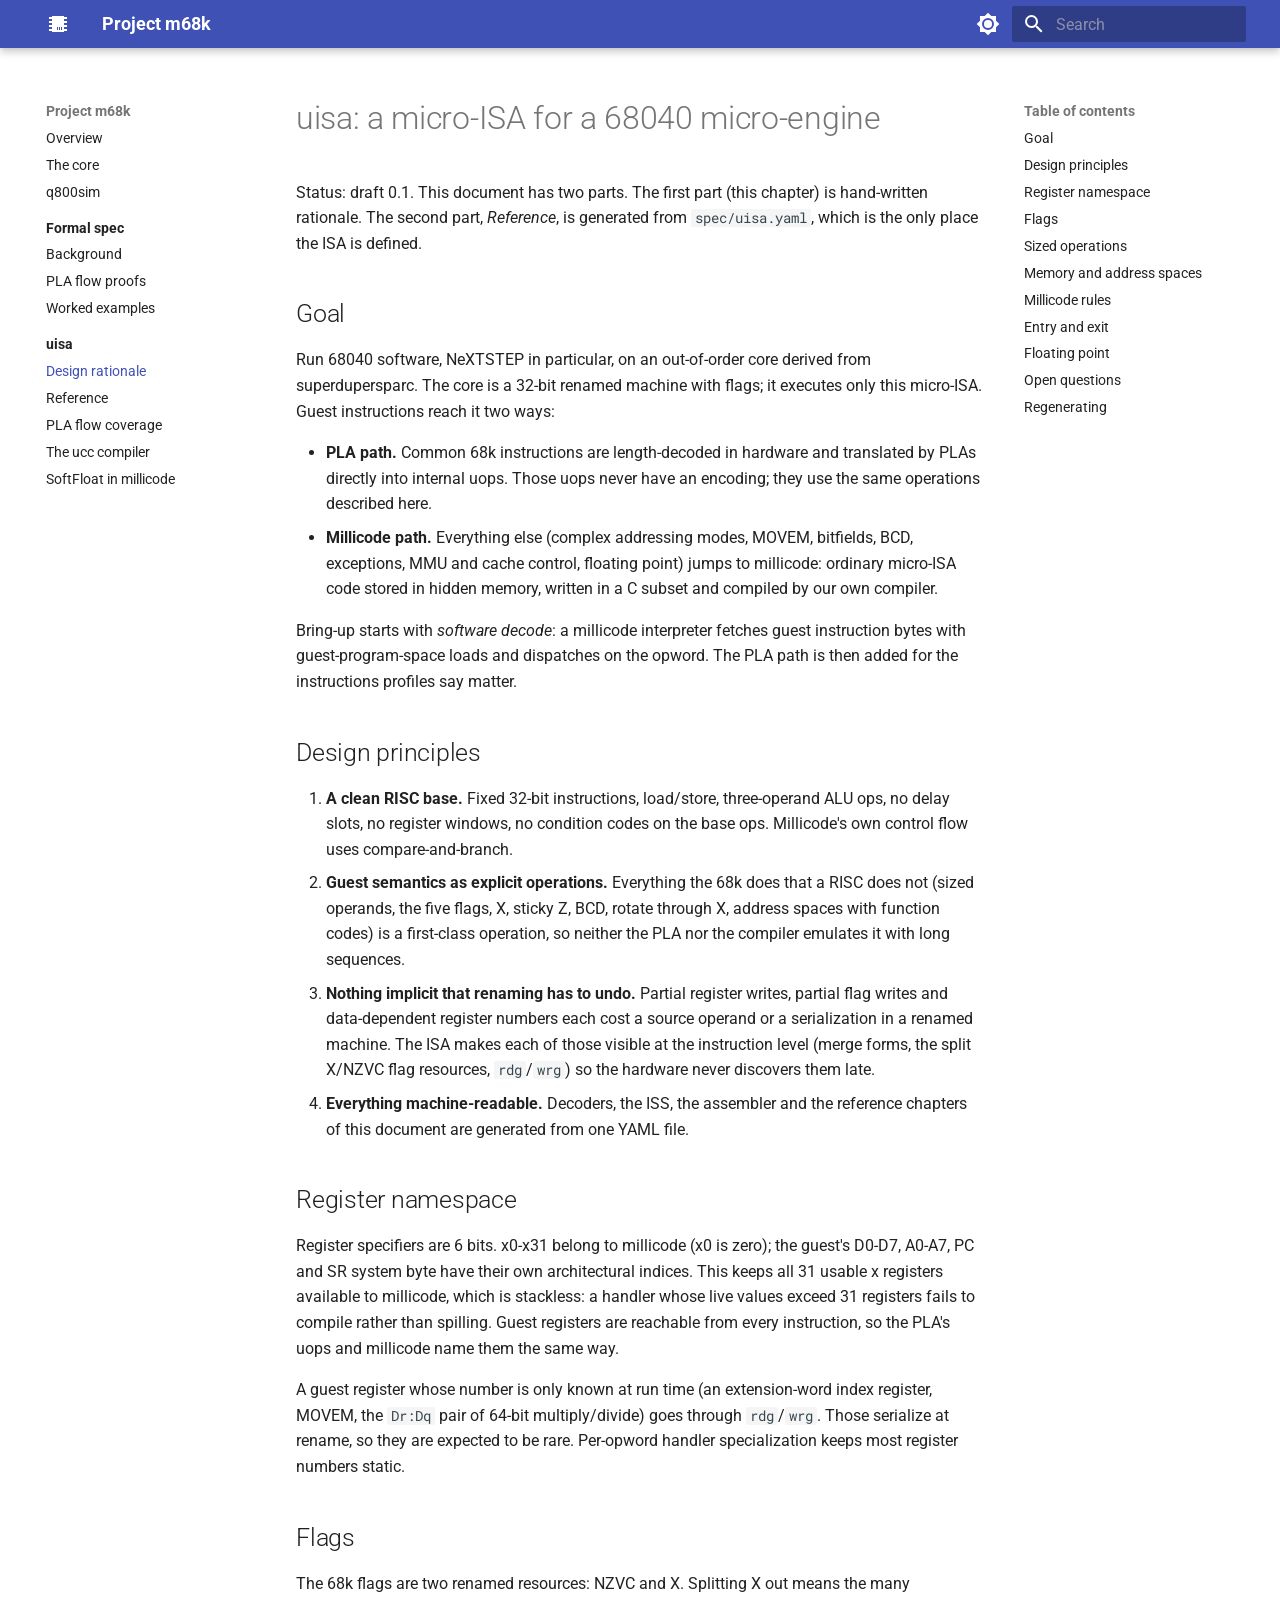
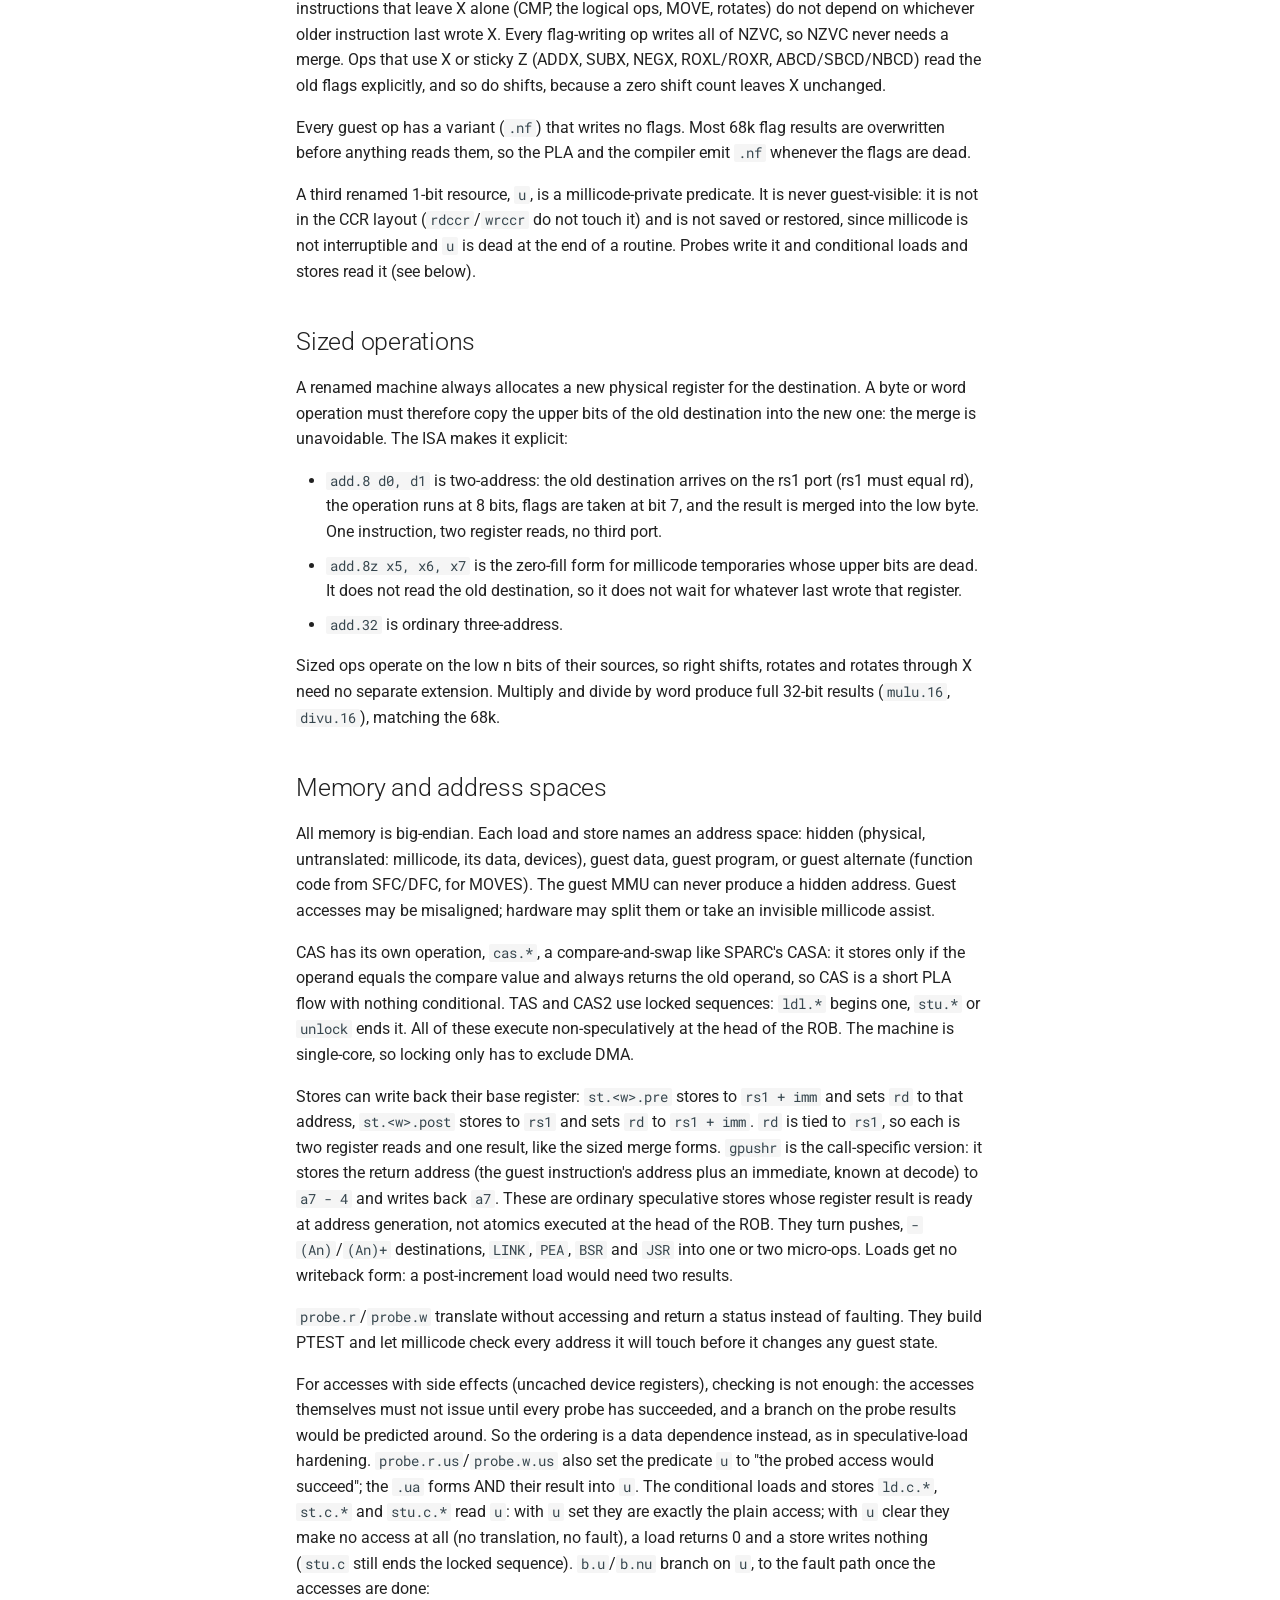
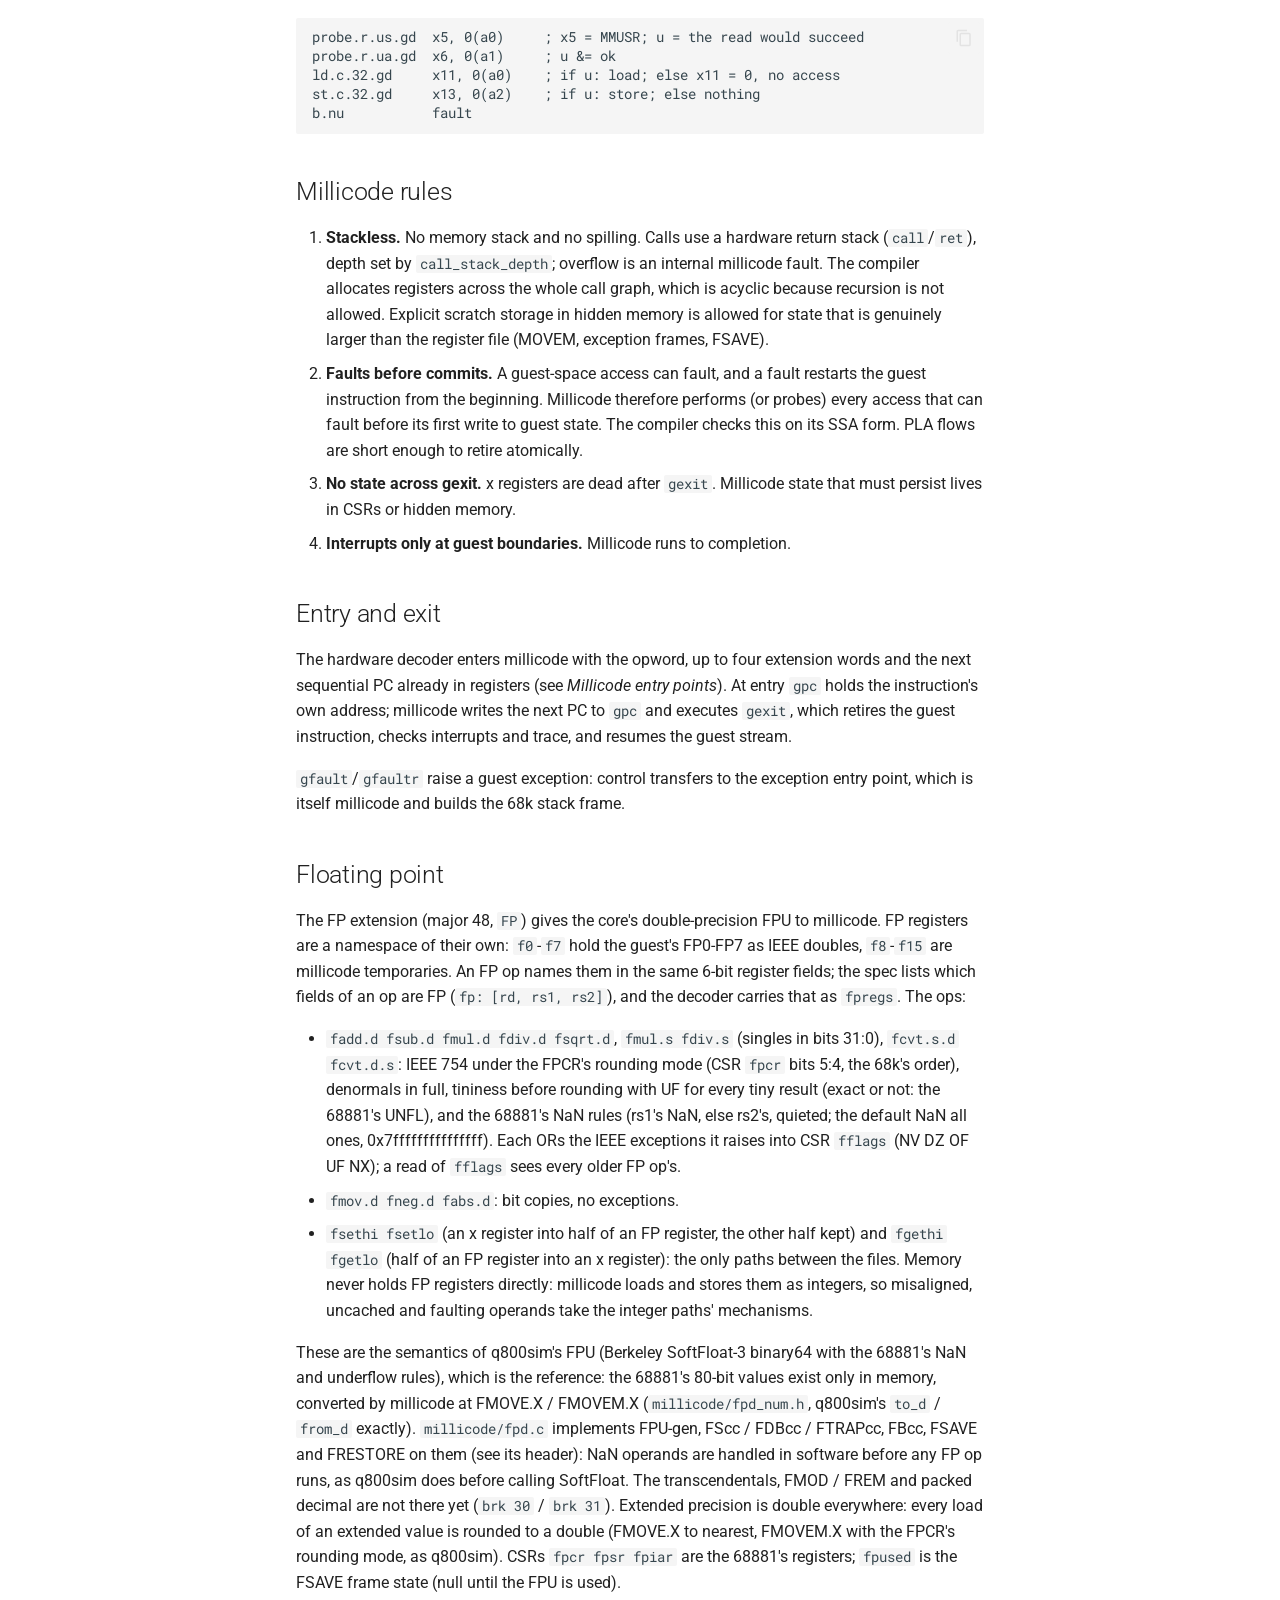
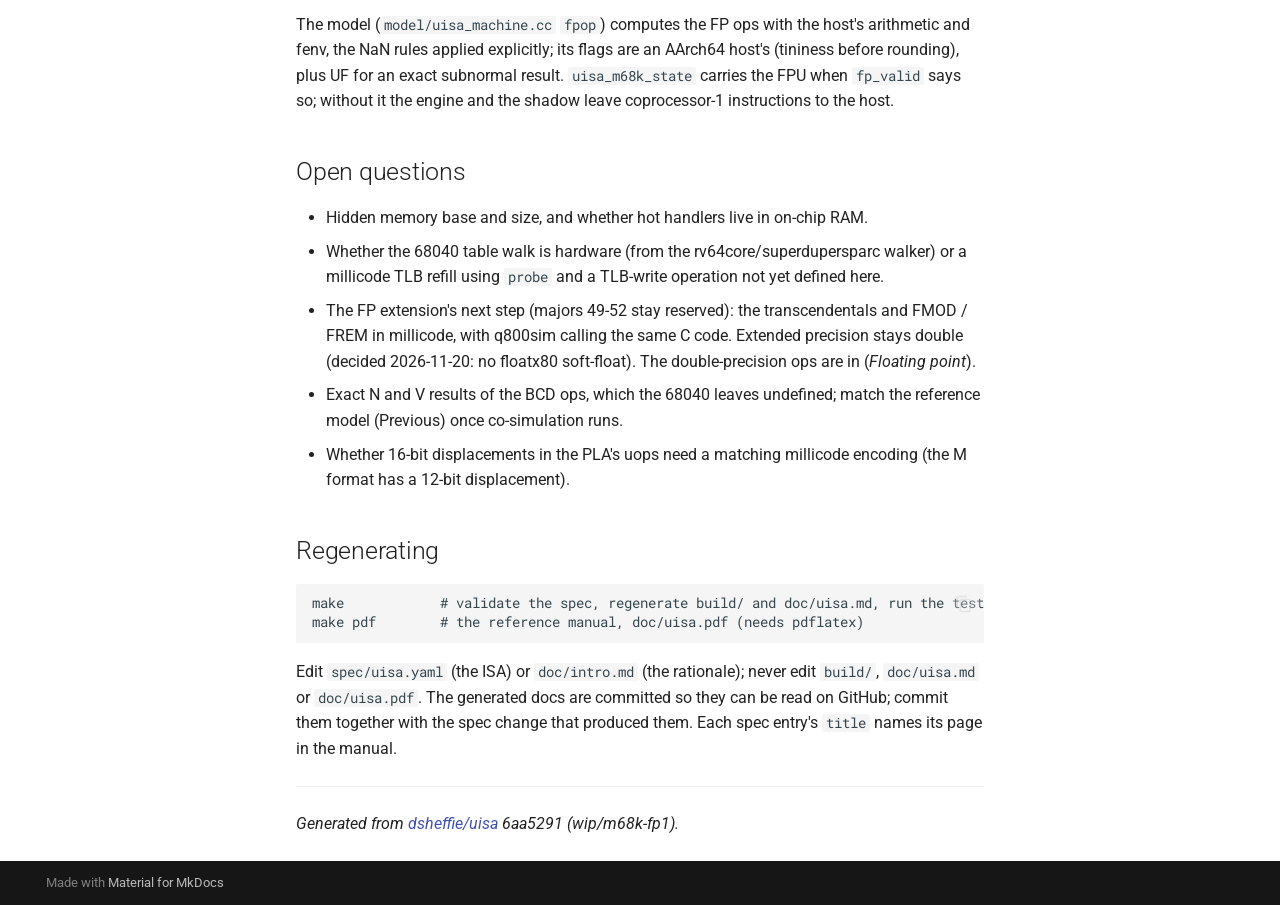
<file: uisa/rationale/index.html>
<!doctype html>
<html lang="en" class="no-js">
  <head>
    
      <meta charset="utf-8">
      <meta name="viewport" content="width=device-width,initial-scale=1">
      
        <meta name="description" content="A 68040 on an out-of-order core: the uisa micro-op ISA, its millicode and compiler, the core, and the q800sim reference simulator.">
      
      
      
        <link rel="canonical" href="https://dsheffie.github.io/m68k-project/uisa/rationale/">
      
      
        <link rel="prev" href="../">
      
      
        <link rel="next" href="../reference/">
      
      
        
      
      
      <link rel="icon" href="../../assets/images/favicon.png">
      <meta name="generator" content="mkdocs-1.6.1, mkdocs-material-9.8.2">
    
    
      
        <title>Design rationale - Project m68k</title>
      
    
    
      <link rel="stylesheet" href="../../assets/stylesheets/main.57a0d79d.min.css">
      
        
        <link rel="stylesheet" href="../../assets/stylesheets/palette.fb2fffe2.min.css">
      
      


    
    
      
    
    
      
        
        
        <link rel="preconnect" href="https://fonts.gstatic.com" crossorigin>
        <link rel="stylesheet" href="https://fonts.googleapis.com/css?family=Roboto:300,300i,400,400i,700,700i%7CRoboto+Mono:400,400i,700,700i&display=fallback">
        <style>:root{--md-text-font:"Roboto";--md-code-font:"Roboto Mono"}</style>
      
    
    
      <link rel="stylesheet" href="../../stylesheets/extra.css">
    
    <script>__md_scope=new URL("../..",location),__md_hash=e=>[...e].reduce(((e,_)=>(e<<5)-e+_.charCodeAt(0)),0),__md_get=(e,_=localStorage,t=__md_scope)=>JSON.parse(_.getItem(t.pathname+"."+e)),__md_set=(e,_,t=localStorage,a=__md_scope)=>{try{t.setItem(a.pathname+"."+e,JSON.stringify(_))}catch(e){}}</script>
    
      

    
    
  </head>
  
  
    
    
      
    
    
    
    
    <body dir="ltr" data-md-color-scheme="default" data-md-color-primary="indigo" data-md-color-accent="amber">
  
    
    <input class="md-toggle" data-md-toggle="drawer" type="checkbox" id="__drawer" autocomplete="off">
    <input class="md-toggle" data-md-toggle="search" type="checkbox" id="__search" autocomplete="off">
    <label class="md-overlay" for="__drawer"></label>
    <div data-md-component="skip">
      
        
        <a href="#uisa-a-micro-isa-for-a-68040-micro-engine" class="md-skip">
          Skip to content
        </a>
      
    </div>
    <div data-md-component="announce">
      
    </div>
    
    
      

  

<header class="md-header md-header--shadow" data-md-component="header">
  <nav class="md-header__inner md-grid" aria-label="Header">
    <a href="../.." title="Project m68k" class="md-header__button md-logo" aria-label="Project m68k" data-md-component="logo">
      
  
  <svg xmlns="http://www.w3.org/2000/svg" viewBox="0 0 24 24"><path d="M6 4h12v1h3v2h-3v2h3v2h-3v2h3v2h-3v2h3v2h-3v1H6v-1H3v-2h3v-2H3v-2h3v-2H3V9h3V7H3V5h3zm5 11v3h1v-3zm2 0v3h1v-3zm2 0v3h1v-3z"/></svg>

    </a>
    <label class="md-header__button md-icon" for="__drawer">
      
      <svg xmlns="http://www.w3.org/2000/svg" viewBox="0 0 24 24"><path d="M3 6h18v2H3zm0 5h18v2H3zm0 5h18v2H3z"/></svg>
    </label>
    <div class="md-header__title" data-md-component="header-title">
      <div class="md-header__ellipsis">
        <div class="md-header__topic">
          <span class="md-ellipsis">
            Project m68k
          </span>
        </div>
        <div class="md-header__topic" data-md-component="header-topic">
          <span class="md-ellipsis">
            
              Design rationale
            
          </span>
        </div>
      </div>
    </div>
    
      
        <form class="md-header__option" data-md-component="palette">
  
    
    
    
    <input class="md-option" data-md-color-media="" data-md-color-scheme="default" data-md-color-primary="indigo" data-md-color-accent="amber"  aria-label="Switch to dark mode"  type="radio" name="__palette" id="__palette_0">
    
      <label class="md-header__button md-icon" title="Switch to dark mode" for="__palette_1" hidden>
        <svg xmlns="http://www.w3.org/2000/svg" viewBox="0 0 24 24"><path d="M12 8a4 4 0 0 0-4 4 4 4 0 0 0 4 4 4 4 0 0 0 4-4 4 4 0 0 0-4-4m0 10a6 6 0 0 1-6-6 6 6 0 0 1 6-6 6 6 0 0 1 6 6 6 6 0 0 1-6 6m8-9.31V4h-4.69L12 .69 8.69 4H4v4.69L.69 12 4 15.31V20h4.69L12 23.31 15.31 20H20v-4.69L23.31 12z"/></svg>
      </label>
    
  
    
    
    
    <input class="md-option" data-md-color-media="" data-md-color-scheme="slate" data-md-color-primary="indigo" data-md-color-accent="amber"  aria-label="Switch to light mode"  type="radio" name="__palette" id="__palette_1">
    
      <label class="md-header__button md-icon" title="Switch to light mode" for="__palette_0" hidden>
        <svg xmlns="http://www.w3.org/2000/svg" viewBox="0 0 24 24"><path d="M12 18c-.89 0-1.74-.2-2.5-.55C11.56 16.5 13 14.42 13 12s-1.44-4.5-3.5-5.45C10.26 6.2 11.11 6 12 6a6 6 0 0 1 6 6 6 6 0 0 1-6 6m8-9.31V4h-4.69L12 .69 8.69 4H4v4.69L.69 12 4 15.31V20h4.69L12 23.31 15.31 20H20v-4.69L23.31 12z"/></svg>
      </label>
    
  
</form>
      
    
    
      <script>var palette=__md_get("__palette");if(palette&&palette.color){if("(prefers-color-scheme)"===palette.color.media){var media=matchMedia("(prefers-color-scheme: light)"),input=document.querySelector(media.matches?"[data-md-color-media='(prefers-color-scheme: light)']":"[data-md-color-media='(prefers-color-scheme: dark)']");palette.color.media=input.getAttribute("data-md-color-media"),palette.color.scheme=input.getAttribute("data-md-color-scheme"),palette.color.primary=input.getAttribute("data-md-color-primary"),palette.color.accent=input.getAttribute("data-md-color-accent")}for(var[key,value]of Object.entries(palette.color))document.body.setAttribute("data-md-color-"+key,value)}</script>
    
    
    
      
      
        <label class="md-header__button md-icon" for="__search">
          
          <svg xmlns="http://www.w3.org/2000/svg" viewBox="0 0 24 24"><path d="M9.5 3A6.5 6.5 0 0 1 16 9.5c0 1.61-.59 3.09-1.56 4.23l.27.27h.79l5 5-1.5 1.5-5-5v-.79l-.27-.27A6.52 6.52 0 0 1 9.5 16 6.5 6.5 0 0 1 3 9.5 6.5 6.5 0 0 1 9.5 3m0 2C7 5 5 7 5 9.5S7 14 9.5 14 14 12 14 9.5 12 5 9.5 5"/></svg>
        </label>
        <div class="md-search" data-md-component="search" role="dialog">
  <label class="md-search__overlay" for="__search"></label>
  <div class="md-search__inner" role="search">
    <form class="md-search__form" name="search">
      <input type="text" class="md-search__input" name="query" aria-label="Search" placeholder="Search" autocapitalize="off" autocorrect="off" autocomplete="off" spellcheck="false" data-md-component="search-query" required>
      <label class="md-search__icon md-icon" for="__search">
        
        <svg xmlns="http://www.w3.org/2000/svg" viewBox="0 0 24 24"><path d="M9.5 3A6.5 6.5 0 0 1 16 9.5c0 1.61-.59 3.09-1.56 4.23l.27.27h.79l5 5-1.5 1.5-5-5v-.79l-.27-.27A6.52 6.52 0 0 1 9.5 16 6.5 6.5 0 0 1 3 9.5 6.5 6.5 0 0 1 9.5 3m0 2C7 5 5 7 5 9.5S7 14 9.5 14 14 12 14 9.5 12 5 9.5 5"/></svg>
        
        <svg xmlns="http://www.w3.org/2000/svg" viewBox="0 0 24 24"><path d="M20 11v2H8l5.5 5.5-1.42 1.42L4.16 12l7.92-7.92L13.5 5.5 8 11z"/></svg>
      </label>
      <nav class="md-search__options" aria-label="Search">
        
        <button type="reset" class="md-search__icon md-icon" title="Clear" aria-label="Clear" tabindex="-1">
          
          <svg xmlns="http://www.w3.org/2000/svg" viewBox="0 0 24 24"><path d="M19 6.41 17.59 5 12 10.59 6.41 5 5 6.41 10.59 12 5 17.59 6.41 19 12 13.41 17.59 19 19 17.59 13.41 12z"/></svg>
        </button>
      </nav>
      
    </form>
    <div class="md-search__output">
      <div class="md-search__scrollwrap" tabindex="0" data-md-scrollfix>
        <div class="md-search-result" data-md-component="search-result">
          <div class="md-search-result__meta">
            Initializing search
          </div>
          <ol class="md-search-result__list" role="presentation"></ol>
        </div>
      </div>
    </div>
  </div>
</div>
      
    
    
  </nav>
  
</header>
    
    <div class="md-container" data-md-component="container">
      
      
        
          
        
      
      <main class="md-main" data-md-component="main">
        <div class="md-main__inner md-grid">
          
            
              
              <div class="md-sidebar md-sidebar--primary" data-md-component="sidebar" data-md-type="navigation" >
                <div class="md-sidebar__scrollwrap">
                  <div class="md-sidebar__inner">
                    



<nav class="md-nav md-nav--primary" aria-label="Navigation" data-md-level="0">
  <label class="md-nav__title" for="__drawer">
    <a href="../.." title="Project m68k" class="md-nav__button md-logo" aria-label="Project m68k" data-md-component="logo">
      
  
  <svg xmlns="http://www.w3.org/2000/svg" viewBox="0 0 24 24"><path d="M6 4h12v1h3v2h-3v2h3v2h-3v2h3v2h-3v2h3v2h-3v1H6v-1H3v-2h3v-2H3v-2h3v-2H3V9h3V7H3V5h3zm5 11v3h1v-3zm2 0v3h1v-3zm2 0v3h1v-3z"/></svg>

    </a>
    Project m68k
  </label>
  
  <ul class="md-nav__list" data-md-scrollfix>
    
      
      
  
  
  
  
    <li class="md-nav__item">
      <a href="../.." class="md-nav__link">
        
  
  
  <span class="md-ellipsis">
    
  
    Overview
  

    
  </span>
  
  

      </a>
    </li>
  

    
      
      
  
  
  
  
    <li class="md-nav__item">
      <a href="../../core/" class="md-nav__link">
        
  
  
  <span class="md-ellipsis">
    
  
    The core
  

    
  </span>
  
  

      </a>
    </li>
  

    
      
      
  
  
  
  
    <li class="md-nav__item">
      <a href="../../q800sim/" class="md-nav__link">
        
  
  
  <span class="md-ellipsis">
    
  
    q800sim
  

    
  </span>
  
  

      </a>
    </li>
  

    
      
      
  
  
  
  
    
    
      
        
          
        
      
        
      
        
      
        
      
    
    
    
      
        
        
      
    
    
    <li class="md-nav__item md-nav__item--section md-nav__item--nested">
      
        
        
        <input class="md-nav__toggle md-toggle " type="checkbox" id="__nav_4" >
        
          
          <div class="md-nav__link md-nav__container">
            <a href="../../formal-spec/" class="md-nav__link ">
              
  
  
  <span class="md-ellipsis">
    
  
    Formal spec
  

    
  </span>
  
  

            </a>
            
              
              <label class="md-nav__link " for="__nav_4" id="__nav_4_label" tabindex="">
                <span class="md-nav__icon md-icon"></span>
              </label>
            
          </div>
        
        <nav class="md-nav" data-md-level="1" aria-labelledby="__nav_4_label" aria-expanded="false">
          <label class="md-nav__title" for="__nav_4">
            <span class="md-nav__icon md-icon"></span>
            
  
    Formal spec
  

          </label>
          <ul class="md-nav__list" data-md-scrollfix>
            
              
            
              
                
  
  
  
  
    <li class="md-nav__item">
      <a href="../../formal-spec/background/" class="md-nav__link">
        
  
  
  <span class="md-ellipsis">
    
  
    Background
  

    
  </span>
  
  

      </a>
    </li>
  

              
            
              
                
  
  
  
  
    <li class="md-nav__item">
      <a href="../../formal-spec/pla/" class="md-nav__link">
        
  
  
  <span class="md-ellipsis">
    
  
    PLA flow proofs
  

    
  </span>
  
  

      </a>
    </li>
  

              
            
              
                
  
  
  
  
    <li class="md-nav__item">
      <a href="../../formal-spec/examples/" class="md-nav__link">
        
  
  
  <span class="md-ellipsis">
    
  
    Worked examples
  

    
  </span>
  
  

      </a>
    </li>
  

              
            
          </ul>
        </nav>
      
    </li>
  

    
      
      
  
  
    
  
  
  
    
    
      
        
          
        
      
        
      
        
      
        
      
        
      
        
      
    
    
    
      
        
        
      
    
    
    <li class="md-nav__item md-nav__item--active md-nav__item--section md-nav__item--nested">
      
        
        
        <input class="md-nav__toggle md-toggle " type="checkbox" id="__nav_5" checked>
        
          
          <div class="md-nav__link md-nav__container">
            <a href="../" class="md-nav__link ">
              
  
  
  <span class="md-ellipsis">
    
  
    uisa
  

    
  </span>
  
  

            </a>
            
              
              <label class="md-nav__link " for="__nav_5" id="__nav_5_label" tabindex="">
                <span class="md-nav__icon md-icon"></span>
              </label>
            
          </div>
        
        <nav class="md-nav" data-md-level="1" aria-labelledby="__nav_5_label" aria-expanded="true">
          <label class="md-nav__title" for="__nav_5">
            <span class="md-nav__icon md-icon"></span>
            
  
    uisa
  

          </label>
          <ul class="md-nav__list" data-md-scrollfix>
            
              
            
              
                
  
  
    
  
  
  
    <li class="md-nav__item md-nav__item--active">
      
      <input class="md-nav__toggle md-toggle" type="checkbox" id="__toc">
      
      
        
      
      
        <label class="md-nav__link md-nav__link--active" for="__toc">
          
  
  
  <span class="md-ellipsis">
    
  
    Design rationale
  

    
  </span>
  
  

          <span class="md-nav__icon md-icon"></span>
        </label>
      
      <a href="./" class="md-nav__link md-nav__link--active">
        
  
  
  <span class="md-ellipsis">
    
  
    Design rationale
  

    
  </span>
  
  

      </a>
      
        

<nav class="md-nav md-nav--secondary" aria-label="Table of contents">
  
  
  
    
  
  
    <label class="md-nav__title" for="__toc">
      <span class="md-nav__icon md-icon"></span>
      Table of contents
    </label>
    <ul class="md-nav__list" data-md-component="toc" data-md-scrollfix>
      
        <li class="md-nav__item">
  <a href="#goal" class="md-nav__link">
    <span class="md-ellipsis">
      
        Goal
      
    </span>
  </a>
  
</li>
      
        <li class="md-nav__item">
  <a href="#design-principles" class="md-nav__link">
    <span class="md-ellipsis">
      
        Design principles
      
    </span>
  </a>
  
</li>
      
        <li class="md-nav__item">
  <a href="#register-namespace" class="md-nav__link">
    <span class="md-ellipsis">
      
        Register namespace
      
    </span>
  </a>
  
</li>
      
        <li class="md-nav__item">
  <a href="#flags" class="md-nav__link">
    <span class="md-ellipsis">
      
        Flags
      
    </span>
  </a>
  
</li>
      
        <li class="md-nav__item">
  <a href="#sized-operations" class="md-nav__link">
    <span class="md-ellipsis">
      
        Sized operations
      
    </span>
  </a>
  
</li>
      
        <li class="md-nav__item">
  <a href="#memory-and-address-spaces" class="md-nav__link">
    <span class="md-ellipsis">
      
        Memory and address spaces
      
    </span>
  </a>
  
</li>
      
        <li class="md-nav__item">
  <a href="#millicode-rules" class="md-nav__link">
    <span class="md-ellipsis">
      
        Millicode rules
      
    </span>
  </a>
  
</li>
      
        <li class="md-nav__item">
  <a href="#entry-and-exit" class="md-nav__link">
    <span class="md-ellipsis">
      
        Entry and exit
      
    </span>
  </a>
  
</li>
      
        <li class="md-nav__item">
  <a href="#floating-point" class="md-nav__link">
    <span class="md-ellipsis">
      
        Floating point
      
    </span>
  </a>
  
</li>
      
        <li class="md-nav__item">
  <a href="#open-questions" class="md-nav__link">
    <span class="md-ellipsis">
      
        Open questions
      
    </span>
  </a>
  
</li>
      
        <li class="md-nav__item">
  <a href="#regenerating" class="md-nav__link">
    <span class="md-ellipsis">
      
        Regenerating
      
    </span>
  </a>
  
</li>
      
    </ul>
  
</nav>
      
    </li>
  

              
            
              
                
  
  
  
  
    <li class="md-nav__item">
      <a href="../reference/" class="md-nav__link">
        
  
  
  <span class="md-ellipsis">
    
  
    Reference
  

    
  </span>
  
  

      </a>
    </li>
  

              
            
              
                
  
  
  
  
    <li class="md-nav__item">
      <a href="../flows/" class="md-nav__link">
        
  
  
  <span class="md-ellipsis">
    
  
    PLA flow coverage
  

    
  </span>
  
  

      </a>
    </li>
  

              
            
              
                
  
  
  
  
    <li class="md-nav__item">
      <a href="../ucc/" class="md-nav__link">
        
  
  
  <span class="md-ellipsis">
    
  
    The ucc compiler
  

    
  </span>
  
  

      </a>
    </li>
  

              
            
              
                
  
  
  
  
    <li class="md-nav__item">
      <a href="../softfloat/" class="md-nav__link">
        
  
  
  <span class="md-ellipsis">
    
  
    SoftFloat in millicode
  

    
  </span>
  
  

      </a>
    </li>
  

              
            
          </ul>
        </nav>
      
    </li>
  

    
  </ul>
</nav>
                  </div>
                </div>
              </div>
            
            
              
              <div class="md-sidebar md-sidebar--secondary" data-md-component="sidebar" data-md-type="toc" >
                <div class="md-sidebar__scrollwrap">
                  <div class="md-sidebar__inner">
                    

<nav class="md-nav md-nav--secondary" aria-label="Table of contents">
  
  
  
    
  
  
    <label class="md-nav__title" for="__toc">
      <span class="md-nav__icon md-icon"></span>
      Table of contents
    </label>
    <ul class="md-nav__list" data-md-component="toc" data-md-scrollfix>
      
        <li class="md-nav__item">
  <a href="#goal" class="md-nav__link">
    <span class="md-ellipsis">
      
        Goal
      
    </span>
  </a>
  
</li>
      
        <li class="md-nav__item">
  <a href="#design-principles" class="md-nav__link">
    <span class="md-ellipsis">
      
        Design principles
      
    </span>
  </a>
  
</li>
      
        <li class="md-nav__item">
  <a href="#register-namespace" class="md-nav__link">
    <span class="md-ellipsis">
      
        Register namespace
      
    </span>
  </a>
  
</li>
      
        <li class="md-nav__item">
  <a href="#flags" class="md-nav__link">
    <span class="md-ellipsis">
      
        Flags
      
    </span>
  </a>
  
</li>
      
        <li class="md-nav__item">
  <a href="#sized-operations" class="md-nav__link">
    <span class="md-ellipsis">
      
        Sized operations
      
    </span>
  </a>
  
</li>
      
        <li class="md-nav__item">
  <a href="#memory-and-address-spaces" class="md-nav__link">
    <span class="md-ellipsis">
      
        Memory and address spaces
      
    </span>
  </a>
  
</li>
      
        <li class="md-nav__item">
  <a href="#millicode-rules" class="md-nav__link">
    <span class="md-ellipsis">
      
        Millicode rules
      
    </span>
  </a>
  
</li>
      
        <li class="md-nav__item">
  <a href="#entry-and-exit" class="md-nav__link">
    <span class="md-ellipsis">
      
        Entry and exit
      
    </span>
  </a>
  
</li>
      
        <li class="md-nav__item">
  <a href="#floating-point" class="md-nav__link">
    <span class="md-ellipsis">
      
        Floating point
      
    </span>
  </a>
  
</li>
      
        <li class="md-nav__item">
  <a href="#open-questions" class="md-nav__link">
    <span class="md-ellipsis">
      
        Open questions
      
    </span>
  </a>
  
</li>
      
        <li class="md-nav__item">
  <a href="#regenerating" class="md-nav__link">
    <span class="md-ellipsis">
      
        Regenerating
      
    </span>
  </a>
  
</li>
      
    </ul>
  
</nav>
                  </div>
                </div>
              </div>
            
          
          
            <div class="md-content" data-md-component="content">
              
              <article class="md-content__inner md-typeset">
                
                  



<h1 id="uisa-a-micro-isa-for-a-68040-micro-engine">uisa: a micro-ISA for a 68040 micro-engine<a class="headerlink" href="#uisa-a-micro-isa-for-a-68040-micro-engine" title="Permanent link">&para;</a></h1>
<p>Status: draft 0.1. This document has two parts. The first part (this
chapter) is hand-written rationale. The second part, <em>Reference</em>, is generated
from <code>spec/uisa.yaml</code>, which is the only place the ISA is defined.</p>
<h2 id="goal">Goal<a class="headerlink" href="#goal" title="Permanent link">&para;</a></h2>
<p>Run 68040 software, NeXTSTEP in particular, on an out-of-order core derived
from superdupersparc. The core is a 32-bit renamed machine with flags; it
executes only this micro-ISA. Guest instructions reach it two ways:</p>
<ul>
<li><strong>PLA path.</strong> Common 68k instructions are length-decoded in hardware and
  translated by PLAs directly into internal uops. Those uops never have an
  encoding; they use the same operations described here.</li>
<li><strong>Millicode path.</strong> Everything else (complex addressing modes, MOVEM,
  bitfields, BCD, exceptions, MMU and cache control, floating point) jumps to
  millicode: ordinary micro-ISA code stored in hidden memory, written in a
  C subset and compiled by our own compiler.</li>
</ul>
<p>Bring-up starts with <em>software decode</em>: a millicode interpreter fetches guest
instruction bytes with guest-program-space loads and dispatches on the opword.
The PLA path is then added for the instructions profiles say matter.</p>
<h2 id="design-principles">Design principles<a class="headerlink" href="#design-principles" title="Permanent link">&para;</a></h2>
<ol>
<li><strong>A clean RISC base.</strong> Fixed 32-bit instructions, load/store, three-operand
   ALU ops, no delay slots, no register windows, no condition codes on the
   base ops. Millicode's own control flow uses compare-and-branch.</li>
<li><strong>Guest semantics as explicit operations.</strong> Everything the 68k does that a
   RISC does not (sized operands, the five flags, X, sticky Z, BCD, rotate
   through X, address spaces with function codes) is a first-class operation,
   so neither the PLA nor the compiler emulates it with long sequences.</li>
<li><strong>Nothing implicit that renaming has to undo.</strong> Partial register writes,
   partial flag writes and data-dependent register numbers each cost a source
   operand or a serialization in a renamed machine. The ISA makes each of those
   visible at the instruction level (merge forms, the split X/NZVC flag
   resources, <code>rdg</code>/<code>wrg</code>) so the hardware never discovers them late.</li>
<li><strong>Everything machine-readable.</strong> Decoders, the ISS, the assembler and the
   reference chapters of this document are generated from one YAML file.</li>
</ol>
<h2 id="register-namespace">Register namespace<a class="headerlink" href="#register-namespace" title="Permanent link">&para;</a></h2>
<p>Register specifiers are 6 bits. x0-x31 belong to millicode (x0 is zero); the
guest's D0-D7, A0-A7, PC and SR system byte have their own architectural
indices. This keeps all 31 usable x registers available to millicode, which is
stackless: a handler whose live values exceed 31 registers fails to compile
rather than spilling. Guest registers are reachable from every instruction,
so the PLA's uops and millicode name them the same way.</p>
<p>A guest register whose number is only known at run time (an extension-word
index register, MOVEM, the <code>Dr:Dq</code> pair of 64-bit multiply/divide) goes
through <code>rdg</code>/<code>wrg</code>. Those serialize at rename, so they are expected to be
rare. Per-opword handler specialization keeps most register numbers static.</p>
<h2 id="flags">Flags<a class="headerlink" href="#flags" title="Permanent link">&para;</a></h2>
<p>The 68k flags are two renamed resources: NZVC and X. Splitting X out means the
many instructions that leave X alone (CMP, the logical ops, MOVE, rotates) do
not depend on whichever older instruction last wrote X. Every flag-writing op
writes all of NZVC, so NZVC never needs a merge. Ops that use X or sticky Z
(ADDX, SUBX, NEGX, ROXL/ROXR, ABCD/SBCD/NBCD) read the old flags explicitly,
and so do shifts, because a zero shift count leaves X unchanged.</p>
<p>Every guest op has a variant (<code>.nf</code>) that writes no flags. Most 68k flag
results are overwritten before anything reads them, so the PLA and the
compiler emit <code>.nf</code> whenever the flags are dead.</p>
<p>A third renamed 1-bit resource, <code>u</code>, is a millicode-private predicate. It is
never guest-visible: it is not in the CCR layout (<code>rdccr</code>/<code>wrccr</code> do not touch
it) and is not saved or restored, since millicode is not interruptible and <code>u</code>
is dead at the end of a routine. Probes write it and conditional loads and
stores read it (see below).</p>
<h2 id="sized-operations">Sized operations<a class="headerlink" href="#sized-operations" title="Permanent link">&para;</a></h2>
<p>A renamed machine always allocates a new physical register for the
destination. A byte or word operation must therefore copy the upper bits of
the old destination into the new one: the merge is unavoidable. The ISA makes
it explicit:</p>
<ul>
<li><code>add.8 d0, d1</code> is two-address: the old destination arrives on the rs1 port
  (rs1 must equal rd), the operation runs at 8 bits, flags are taken at bit 7,
  and the result is merged into the low byte. One instruction, two register
  reads, no third port.</li>
<li><code>add.8z x5, x6, x7</code> is the zero-fill form for millicode temporaries whose
  upper bits are dead. It does not read the old destination, so it does not
  wait for whatever last wrote that register.</li>
<li><code>add.32</code> is ordinary three-address.</li>
</ul>
<p>Sized ops operate on the low n bits of their sources, so right shifts,
rotates and rotates through X need no separate extension. Multiply and divide
by word produce full 32-bit results (<code>mulu.16</code>, <code>divu.16</code>), matching the 68k.</p>
<h2 id="memory-and-address-spaces">Memory and address spaces<a class="headerlink" href="#memory-and-address-spaces" title="Permanent link">&para;</a></h2>
<p>All memory is big-endian. Each load and store names an address space:
hidden (physical, untranslated: millicode, its data, devices), guest data,
guest program, or guest alternate (function code from SFC/DFC, for MOVES).
The guest MMU can never produce a hidden address. Guest accesses may be
misaligned; hardware may split them or take an invisible millicode assist.</p>
<p>CAS has its own operation, <code>cas.*</code>, a compare-and-swap like SPARC's CASA:
it stores only if the operand equals the compare value and always returns
the old operand, so CAS is a short PLA flow with nothing conditional. TAS and
CAS2 use locked sequences: <code>ldl.*</code> begins one, <code>stu.*</code> or <code>unlock</code> ends it.
All of these execute non-speculatively at the head of the ROB. The machine is
single-core, so locking only has to exclude DMA.</p>
<p>Stores can write back their base register: <code>st.&lt;w&gt;.pre</code> stores to <code>rs1 + imm</code>
and sets <code>rd</code> to that address, <code>st.&lt;w&gt;.post</code> stores to <code>rs1</code> and sets <code>rd</code> to
<code>rs1 + imm</code>. <code>rd</code> is tied to <code>rs1</code>, so each is two register reads and one
result, like the sized merge forms. <code>gpushr</code> is the call-specific version: it
stores the return address (the guest instruction's address plus an immediate,
known at decode) to <code>a7 - 4</code> and writes back <code>a7</code>. These are ordinary
speculative stores whose register result is ready at address generation, not
atomics executed at the head of the ROB. They turn pushes, <code>-(An)</code>/<code>(An)+</code>
destinations, <code>LINK</code>, <code>PEA</code>, <code>BSR</code> and <code>JSR</code> into one or two micro-ops. Loads
get no writeback form: a post-increment load would need two results.</p>
<p><code>probe.r</code>/<code>probe.w</code> translate without accessing and return a status instead
of faulting. They build PTEST and let millicode check every address it will
touch before it changes any guest state.</p>
<p>For accesses with side effects (uncached device registers), checking is not
enough: the accesses themselves must not issue until every probe has
succeeded, and a branch on the probe results would be predicted around. So
the ordering is a data dependence instead, as in speculative-load hardening.
<code>probe.r.us</code>/<code>probe.w.us</code> also set the predicate <code>u</code> to "the probed access
would succeed"; the <code>.ua</code> forms AND their result into <code>u</code>. The conditional
loads and stores <code>ld.c.*</code>, <code>st.c.*</code> and <code>stu.c.*</code> read <code>u</code>: with <code>u</code> set they
are exactly the plain access; with <code>u</code> clear they make no access at all (no
translation, no fault), a load returns 0 and a store writes nothing (<code>stu.c</code>
still ends the locked sequence). <code>b.u</code>/<code>b.nu</code> branch on <code>u</code>, to the fault
path once the accesses are done:</p>
<div class="highlight"><pre><span></span><code><a id="__codelineno-0-1" name="__codelineno-0-1" href="#__codelineno-0-1"></a>probe.r.us.gd  x5, 0(a0)     ; x5 = MMUSR; u = the read would succeed
<a id="__codelineno-0-2" name="__codelineno-0-2" href="#__codelineno-0-2"></a>probe.r.ua.gd  x6, 0(a1)     ; u &amp;= ok
<a id="__codelineno-0-3" name="__codelineno-0-3" href="#__codelineno-0-3"></a>ld.c.32.gd     x11, 0(a0)    ; if u: load; else x11 = 0, no access
<a id="__codelineno-0-4" name="__codelineno-0-4" href="#__codelineno-0-4"></a>st.c.32.gd     x13, 0(a2)    ; if u: store; else nothing
<a id="__codelineno-0-5" name="__codelineno-0-5" href="#__codelineno-0-5"></a>b.nu           fault
</code></pre></div>
<h2 id="millicode-rules">Millicode rules<a class="headerlink" href="#millicode-rules" title="Permanent link">&para;</a></h2>
<ol>
<li><strong>Stackless.</strong> No memory stack and no spilling. Calls use a hardware return
   stack (<code>call</code>/<code>ret</code>), depth set by <code>call_stack_depth</code>; overflow is an
   internal millicode fault. The compiler allocates registers across the whole
   call graph, which is acyclic because recursion is not allowed. Explicit
   scratch storage in hidden memory is allowed for state that is genuinely
   larger than the register file (MOVEM, exception frames, FSAVE).</li>
<li><strong>Faults before commits.</strong> A guest-space access can fault, and a fault
   restarts the guest instruction from the beginning. Millicode therefore
   performs (or probes) every access that can fault before its first write to
   guest state. The compiler checks this on its SSA form. PLA flows are short
   enough to retire atomically.</li>
<li><strong>No state across gexit.</strong> x registers are dead after <code>gexit</code>. Millicode
   state that must persist lives in CSRs or hidden memory.</li>
<li><strong>Interrupts only at guest boundaries.</strong> Millicode runs to completion.</li>
</ol>
<h2 id="entry-and-exit">Entry and exit<a class="headerlink" href="#entry-and-exit" title="Permanent link">&para;</a></h2>
<p>The hardware decoder enters millicode with the opword, up to four extension
words and the next sequential PC already in registers (see <em>Millicode entry
points</em>). At entry <code>gpc</code> holds the instruction's own address; millicode writes
the next PC to <code>gpc</code> and executes <code>gexit</code>, which retires the guest
instruction, checks interrupts and trace, and resumes the guest stream.</p>
<p><code>gfault</code>/<code>gfaultr</code> raise a guest exception: control transfers to the
exception entry point, which is itself millicode and builds the 68k stack
frame.</p>
<h2 id="floating-point">Floating point<a class="headerlink" href="#floating-point" title="Permanent link">&para;</a></h2>
<p>The FP extension (major 48, <code>FP</code>) gives the core's double-precision FPU to
millicode. FP registers are a namespace of their own: <code>f0</code>-<code>f7</code> hold the
guest's FP0-FP7 as IEEE doubles, <code>f8</code>-<code>f15</code> are millicode temporaries. An FP
op names them in the same 6-bit register fields; the spec lists which fields
of an op are FP (<code>fp: [rd, rs1, rs2]</code>), and the decoder carries that as
<code>fpregs</code>. The ops:</p>
<ul>
<li><code>fadd.d fsub.d fmul.d fdiv.d fsqrt.d</code>, <code>fmul.s fdiv.s</code> (singles in bits
  31:0), <code>fcvt.s.d fcvt.d.s</code>: IEEE 754 under the FPCR's rounding mode (CSR
  <code>fpcr</code> bits 5:4, the 68k's order), denormals in full, tininess before
  rounding with UF for every tiny result (exact or not: the 68881's UNFL),
  and the 68881's NaN rules (rs1's NaN, else rs2's, quieted; the default NaN
  all ones, 0x7fffffffffffffff). Each ORs the IEEE
  exceptions it raises into CSR <code>fflags</code> (NV DZ OF UF NX); a read of <code>fflags</code>
  sees every older FP op's.</li>
<li><code>fmov.d fneg.d fabs.d</code>: bit copies, no exceptions.</li>
<li><code>fsethi fsetlo</code> (an x register into half of an FP register, the other half
  kept) and <code>fgethi fgetlo</code> (half of an FP register into an x register): the
  only paths between the files. Memory never holds FP registers directly:
  millicode loads and stores them as integers, so misaligned, uncached and
  faulting operands take the integer paths' mechanisms.</li>
</ul>
<p>These are the semantics of q800sim's FPU (Berkeley SoftFloat-3 binary64
with the 68881's NaN and underflow rules), which is the reference: the
68881's 80-bit values exist only in memory, converted by millicode at
FMOVE.X / FMOVEM.X (<code>millicode/fpd_num.h</code>, q800sim's <code>to_d</code> / <code>from_d</code>
exactly). <code>millicode/fpd.c</code> implements FPU-gen, FScc / FDBcc / FTRAPcc,
FBcc, FSAVE and FRESTORE on them (see its header): NaN operands are handled
in software before any FP op runs, as q800sim does before calling
SoftFloat. The transcendentals, FMOD / FREM and packed decimal are not
there yet (<code>brk 30</code> / <code>brk 31</code>). Extended precision is double everywhere:
every load of an extended value is rounded to a double (FMOVE.X to nearest,
FMOVEM.X with the FPCR's rounding mode, as q800sim). CSRs <code>fpcr fpsr fpiar</code> are the 68881's registers; <code>fpused</code> is the
FSAVE frame state (null until the FPU is used).</p>
<p>The model (<code>model/uisa_machine.cc</code> <code>fpop</code>) computes the FP ops with the
host's arithmetic and fenv, the NaN rules applied explicitly; its flags are
an AArch64 host's (tininess before rounding), plus UF for an exact subnormal
result.
<code>uisa_m68k_state</code> carries the FPU when <code>fp_valid</code> says so; without it the
engine and the shadow leave coprocessor-1 instructions to the host.</p>
<h2 id="open-questions">Open questions<a class="headerlink" href="#open-questions" title="Permanent link">&para;</a></h2>
<ul>
<li>Hidden memory base and size, and whether hot handlers live in on-chip RAM.</li>
<li>Whether the 68040 table walk is hardware (from the rv64core/superdupersparc
  walker) or a millicode TLB refill using <code>probe</code> and a TLB-write operation
  not yet defined here.</li>
<li>The FP extension's next step (majors 49-52 stay reserved): the
  transcendentals and FMOD / FREM in millicode, with q800sim calling the same
  C code. Extended precision stays double (decided 2026-11-20: no floatx80
  soft-float). The double-precision ops are in (<em>Floating point</em>).</li>
<li>Exact N and V results of the BCD ops, which the 68040 leaves undefined;
  match the reference model (Previous) once co-simulation runs.</li>
<li>Whether 16-bit displacements in the PLA's uops need a matching millicode
  encoding (the M format has a 12-bit displacement).</li>
</ul>
<h2 id="regenerating">Regenerating<a class="headerlink" href="#regenerating" title="Permanent link">&para;</a></h2>
<div class="highlight"><pre><span></span><code><a id="__codelineno-1-1" name="__codelineno-1-1" href="#__codelineno-1-1"></a>make            # validate the spec, regenerate build/ and doc/uisa.md, run the tests
<a id="__codelineno-1-2" name="__codelineno-1-2" href="#__codelineno-1-2"></a>make pdf        # the reference manual, doc/uisa.pdf (needs pdflatex)
</code></pre></div>
<p>Edit <code>spec/uisa.yaml</code> (the ISA) or <code>doc/intro.md</code> (the rationale); never edit
<code>build/</code>, <code>doc/uisa.md</code> or <code>doc/uisa.pdf</code>. The generated docs are committed so
they can be read on GitHub; commit them together with the spec change that
produced them. Each spec entry's <code>title</code> names its page in the manual.</p>
<hr />
<p><em>Generated from <a href="https://github.com/dsheffie/uisa/tree/6aa5291">dsheffie/uisa</a> 6aa5291 (wip/m68k-fp1).</em></p>












                
              </article>
            </div>
          
          
<script>var target=document.getElementById(location.hash.slice(1));target&&target.name&&(target.checked=target.name.startsWith("__tabbed_"))</script>
        </div>
        
          <button type="button" class="md-top md-icon" data-md-component="top" hidden>
  
  <svg xmlns="http://www.w3.org/2000/svg" viewBox="0 0 24 24"><path d="M13 20h-2V8l-5.5 5.5-1.42-1.42L12 4.16l7.92 7.92-1.42 1.42L13 8z"/></svg>
  Back to top
</button>
        
      </main>
      
        <footer class="md-footer">
  
  <div class="md-footer-meta md-typeset">
    <div class="md-footer-meta__inner md-grid">
      <div class="md-copyright">
  
  
    Made with
    <a href="https://squidfunk.github.io/mkdocs-material/" target="_blank" rel="noopener">
      Material for MkDocs
    </a>
  
</div>
      
    </div>
  </div>
</footer>
      
    </div>
    <div class="md-dialog" data-md-component="dialog">
      <div class="md-dialog__inner md-typeset"></div>
    </div>
    
    
    
      
      
      <script id="__config" type="application/json">{"annotate": null, "base": "../..", "features": ["navigation.sections", "navigation.top", "navigation.indexes", "navigation.tracking", "toc.follow", "content.code.copy"], "search": "../../assets/javascripts/workers/search.a7633da7.min.js", "tags": null, "translations": {"clipboard.copied": "Copied to clipboard", "clipboard.copy": "Copy to clipboard", "search.result.more.one": "1 more on this page", "search.result.more.other": "# more on this page", "search.result.none": "No matching documents", "search.result.one": "1 matching document", "search.result.other": "# matching documents", "search.result.placeholder": "Type to start searching", "search.result.term.missing": "Missing", "select.version": "Select version"}, "version": null}</script>
    
    
      <script src="../../assets/javascripts/bundle.a5f9d56c.min.js"></script>
      
    
  </body>
</html>
</file>
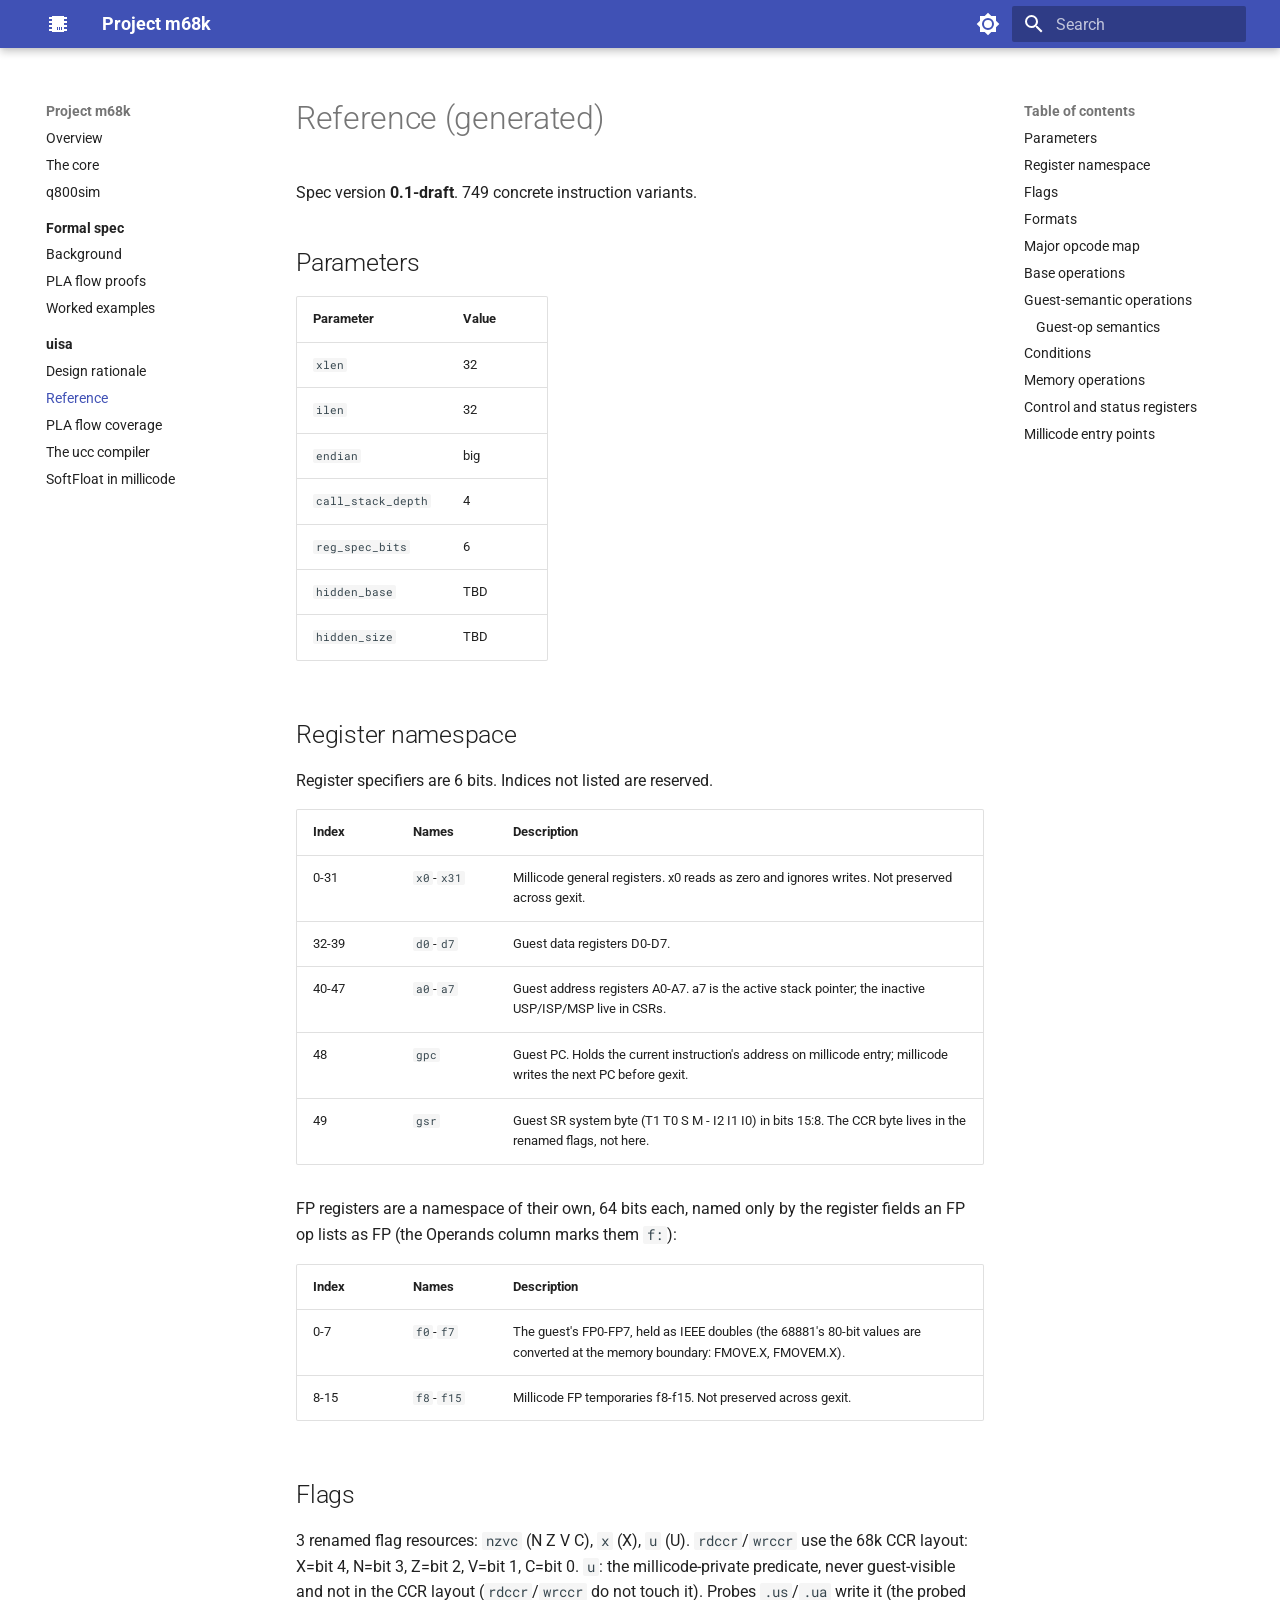
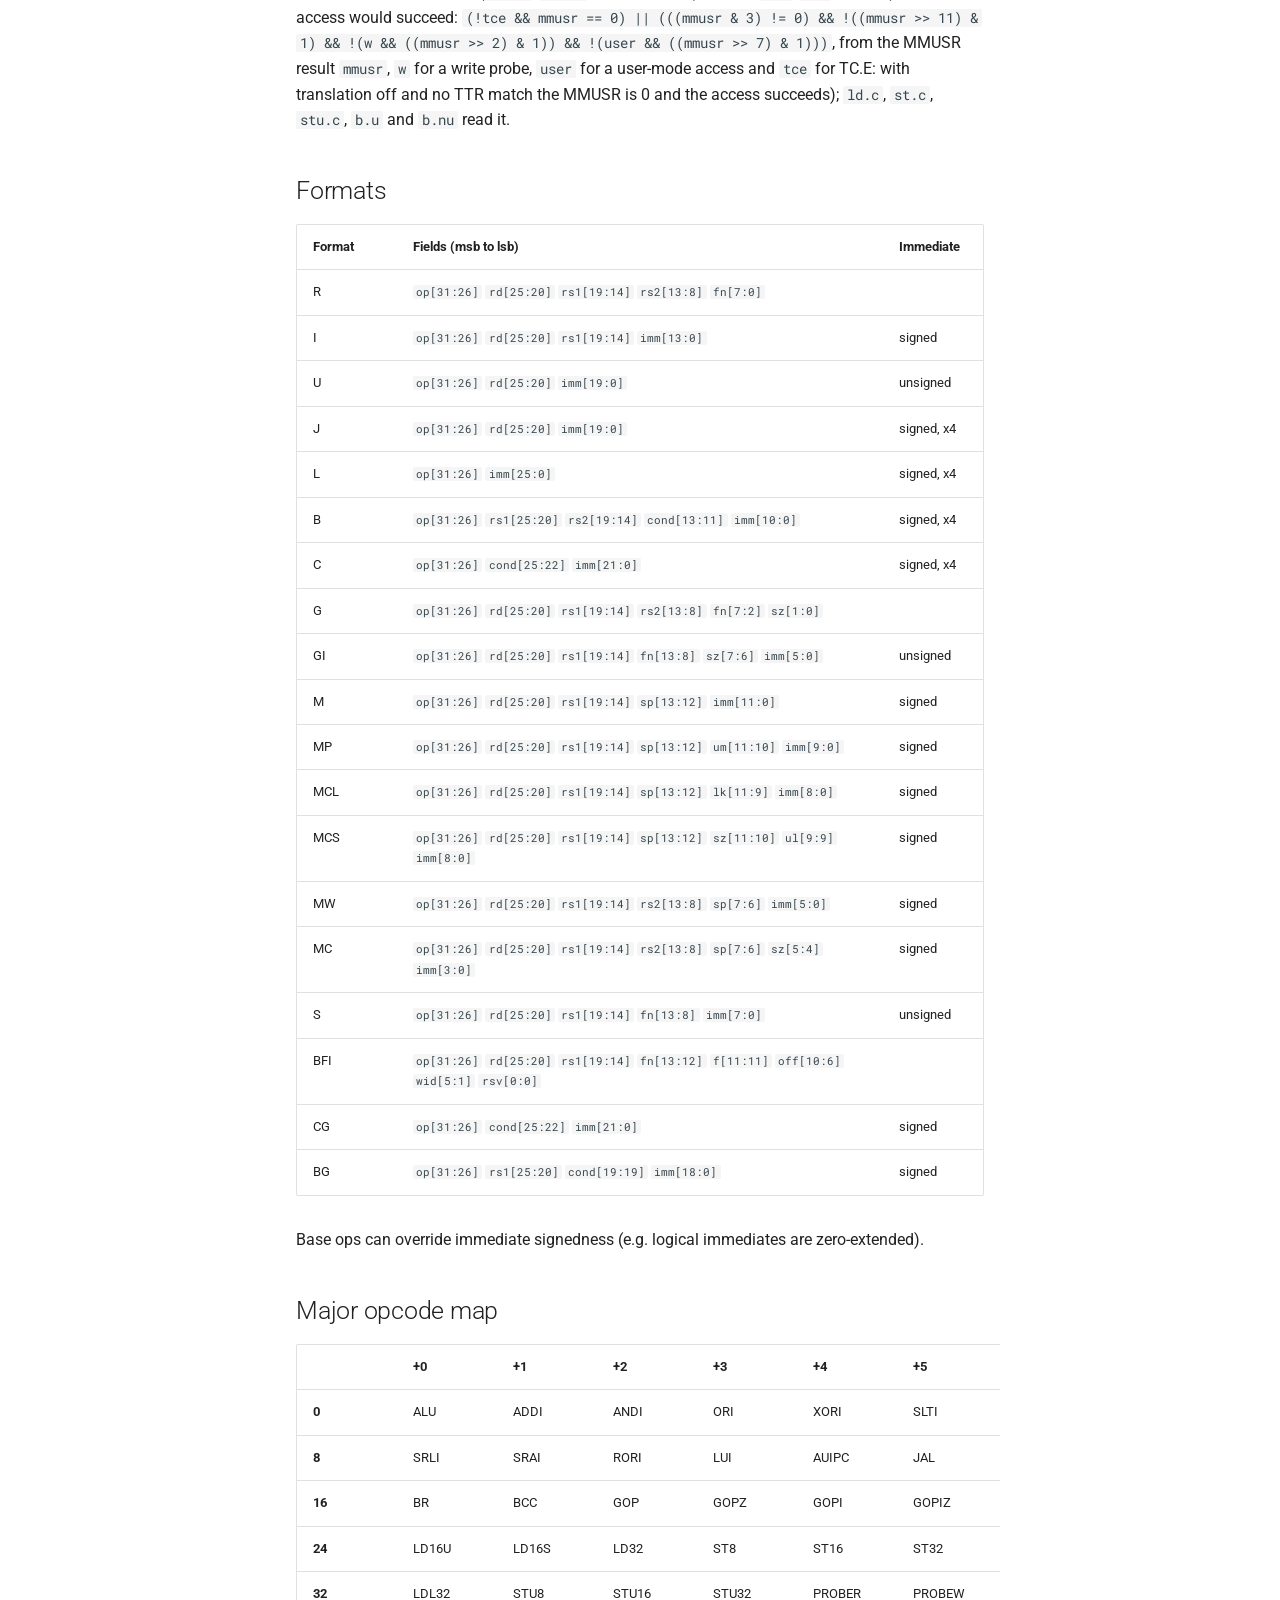
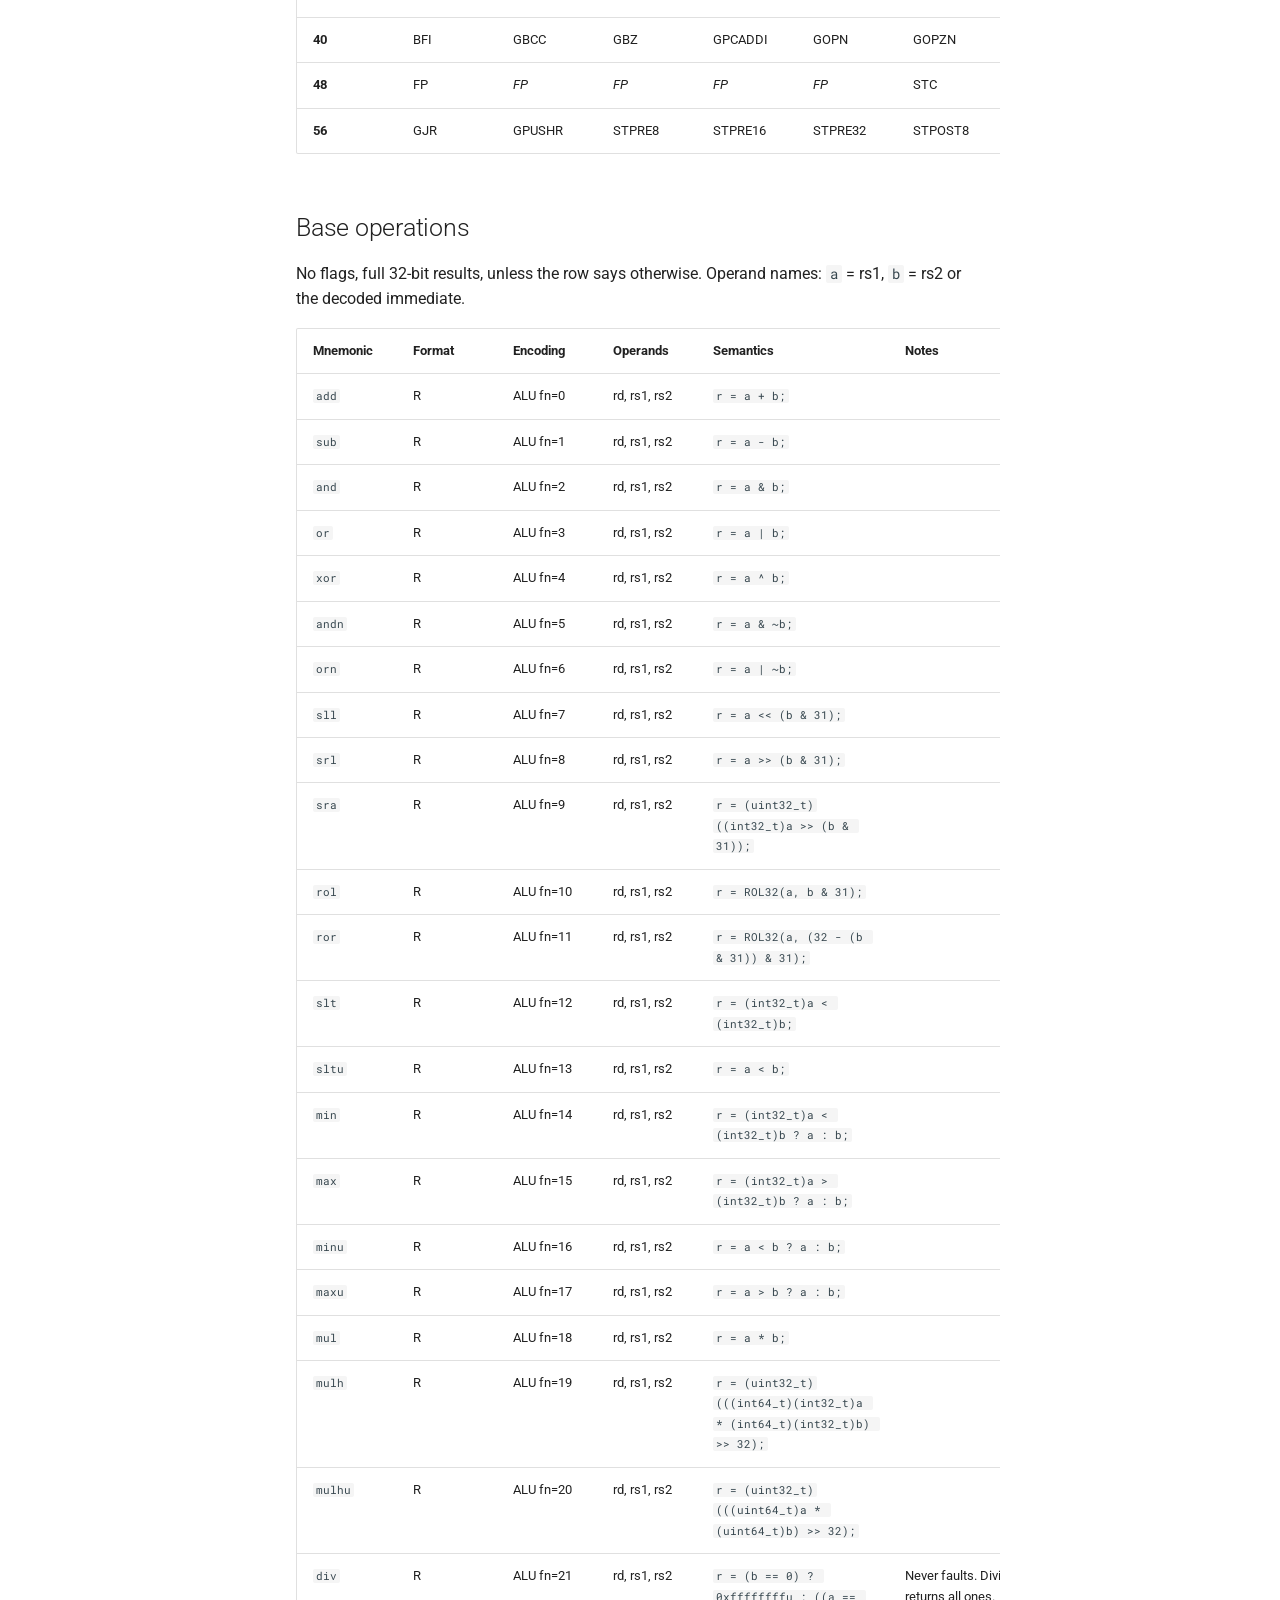
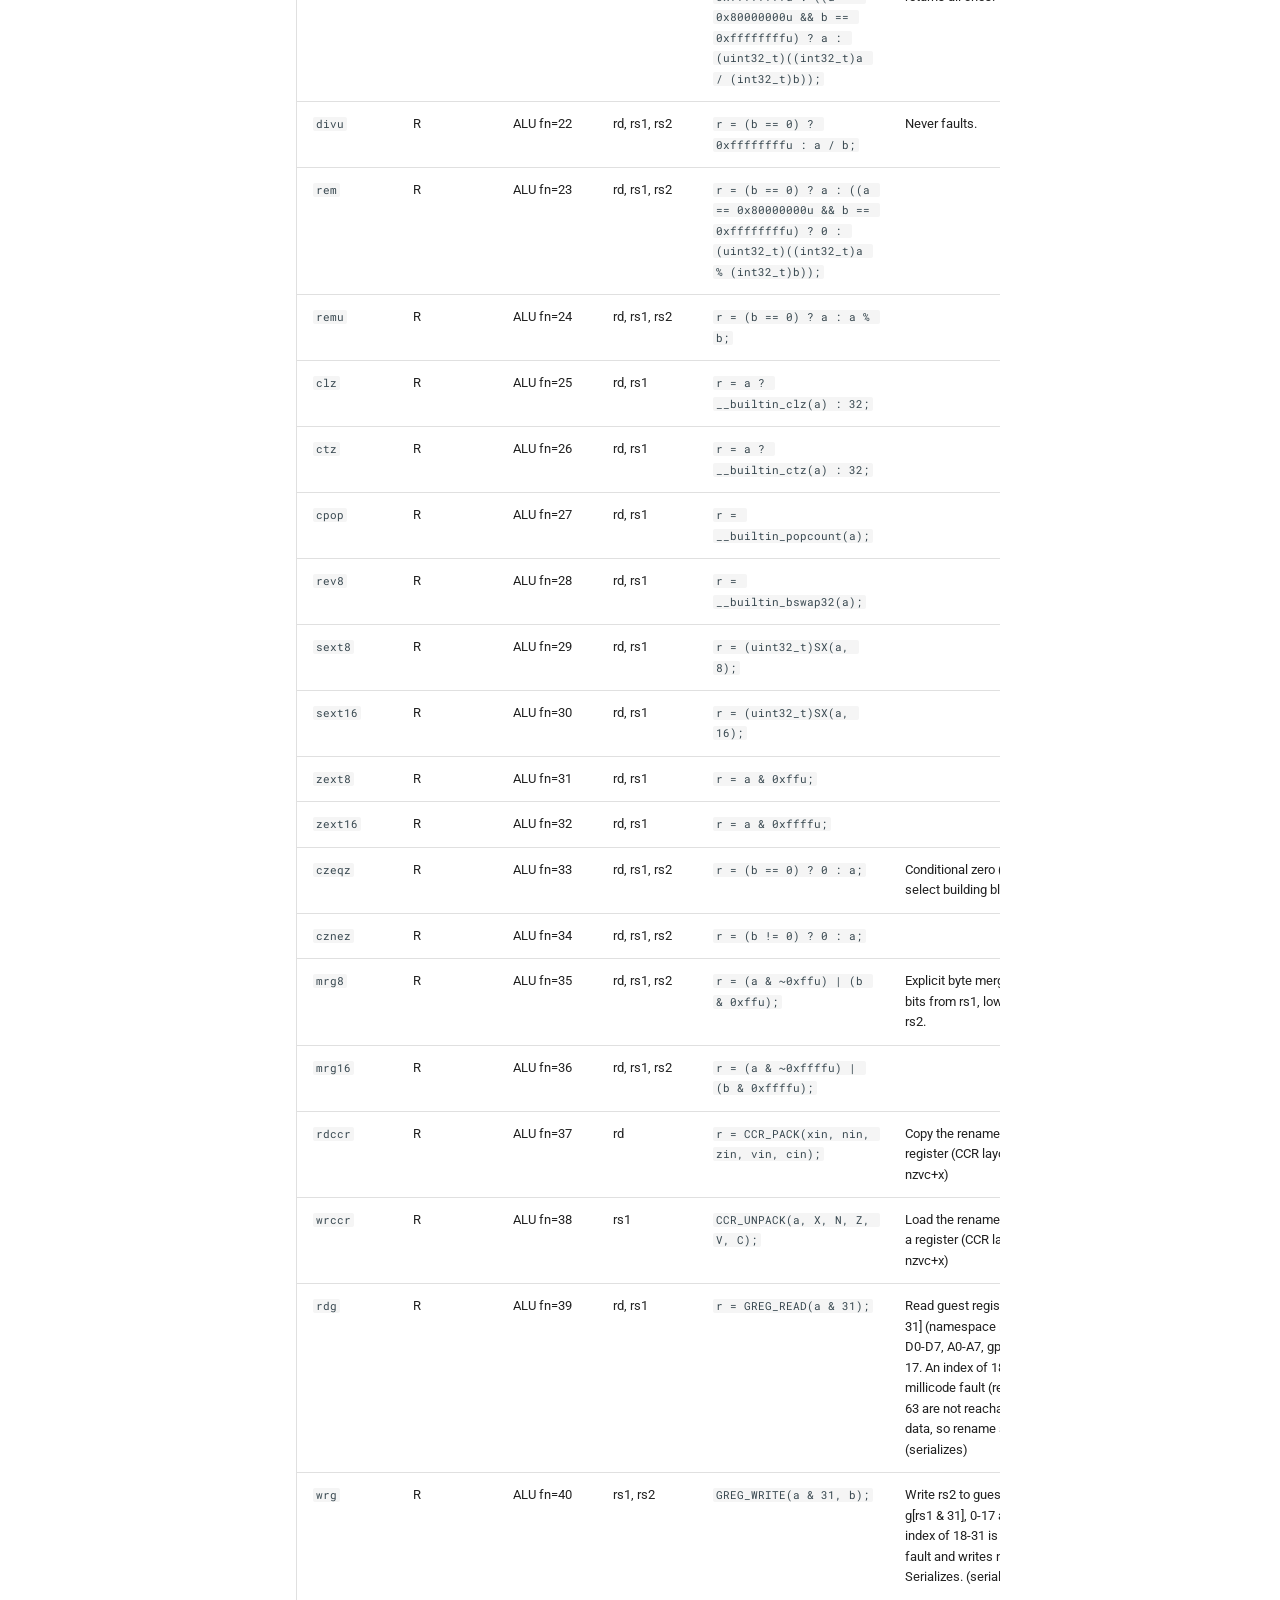
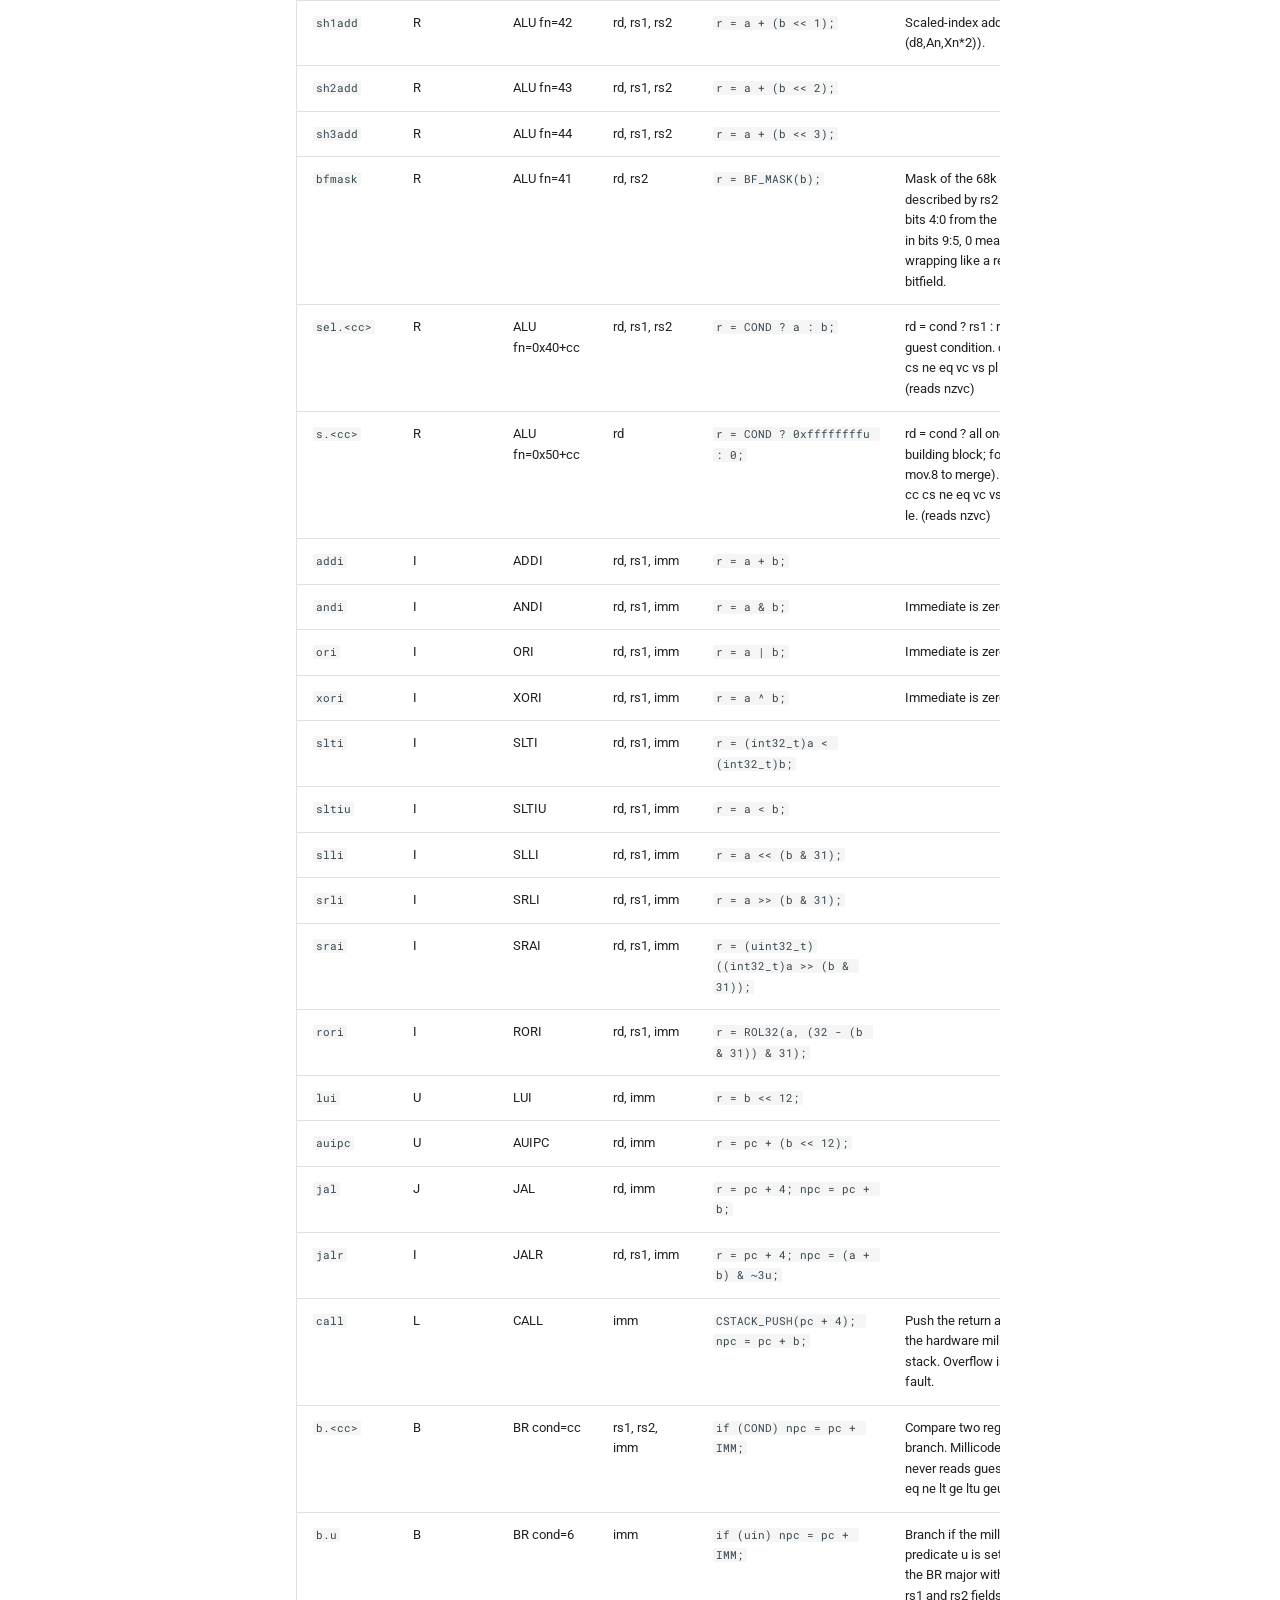
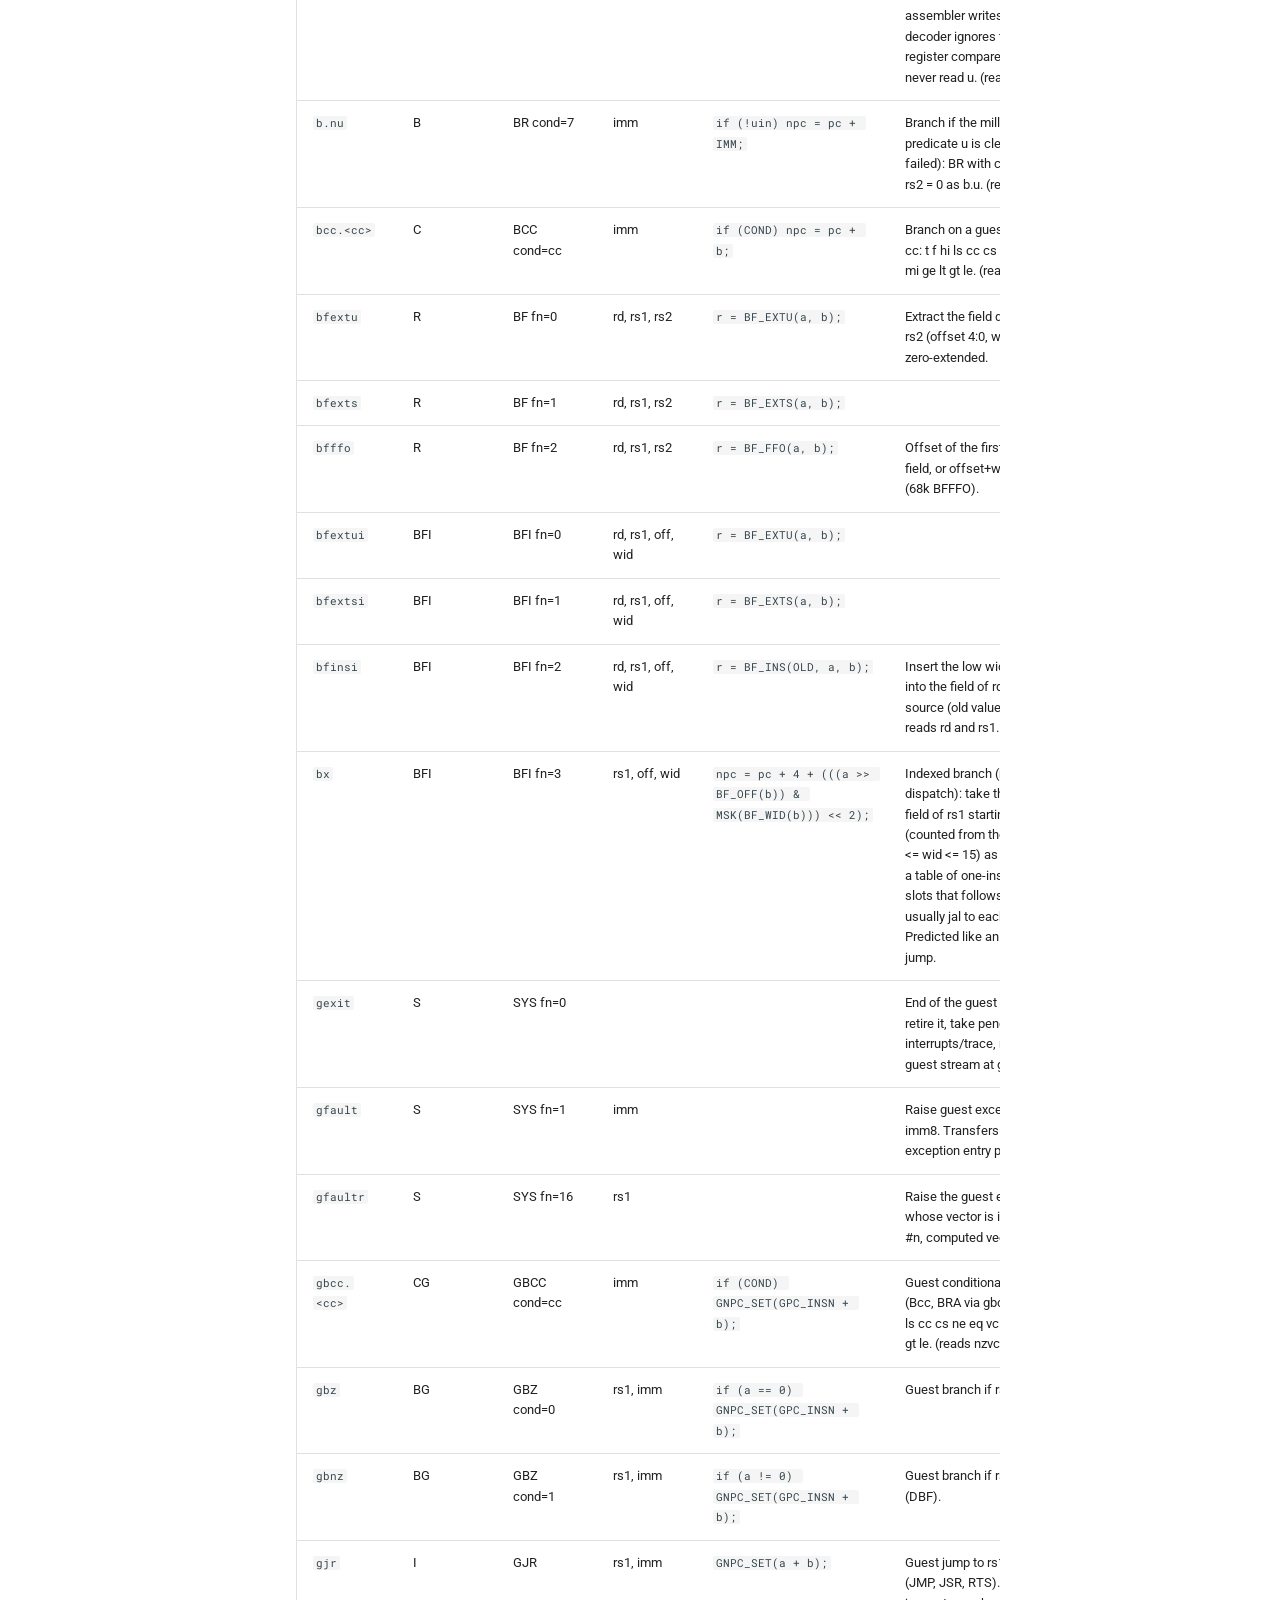
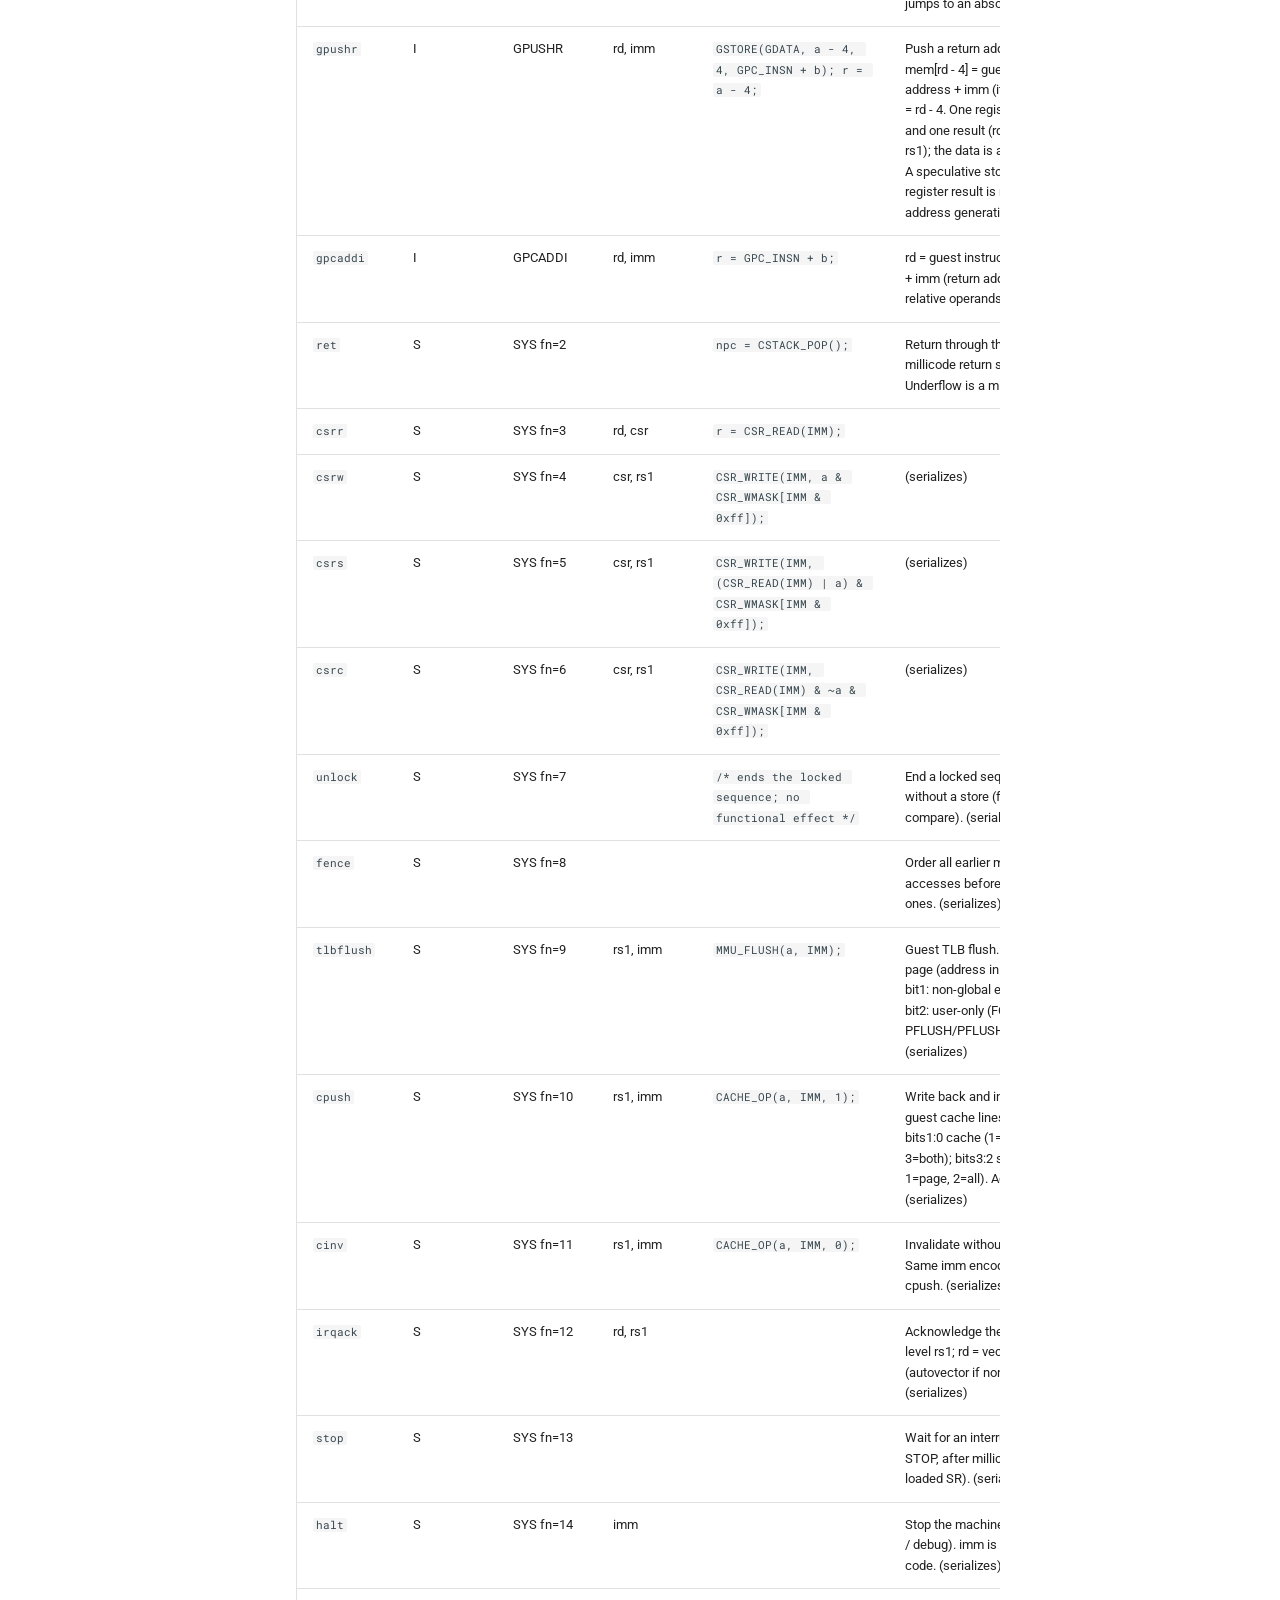
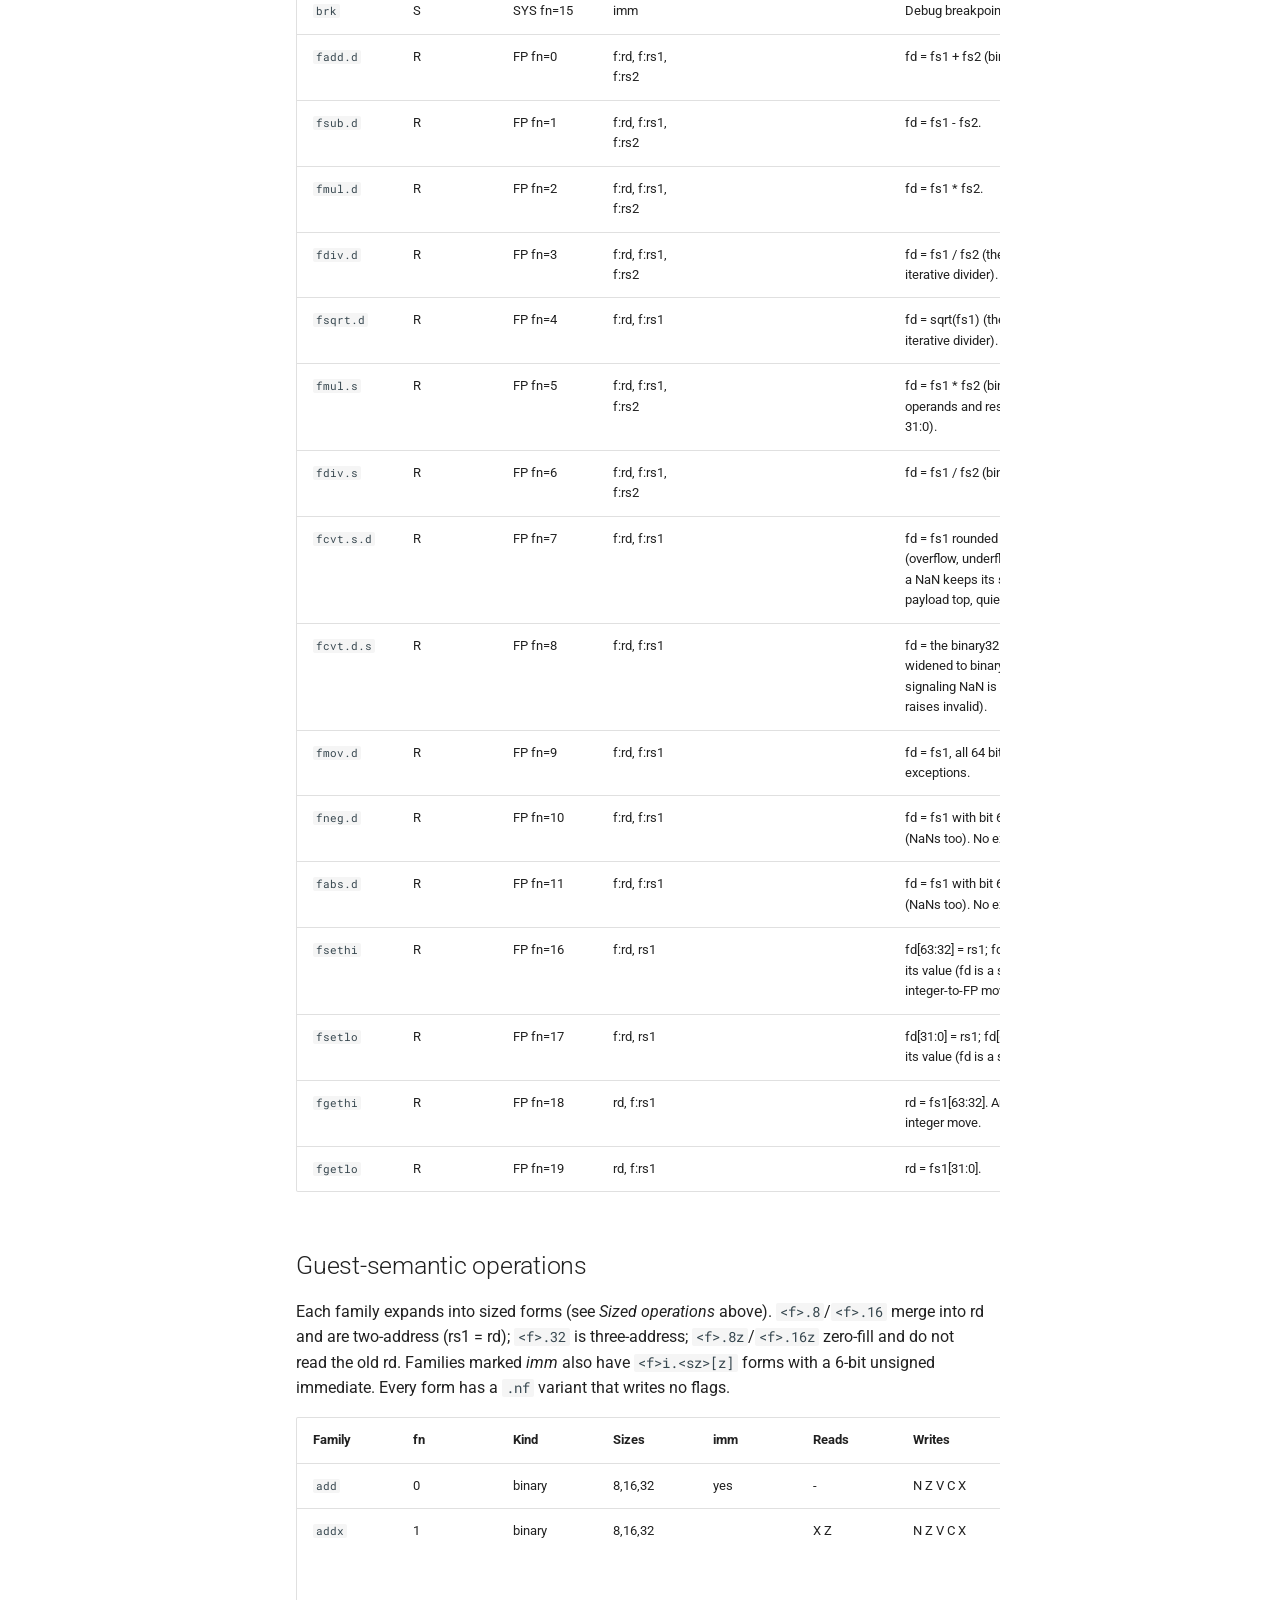
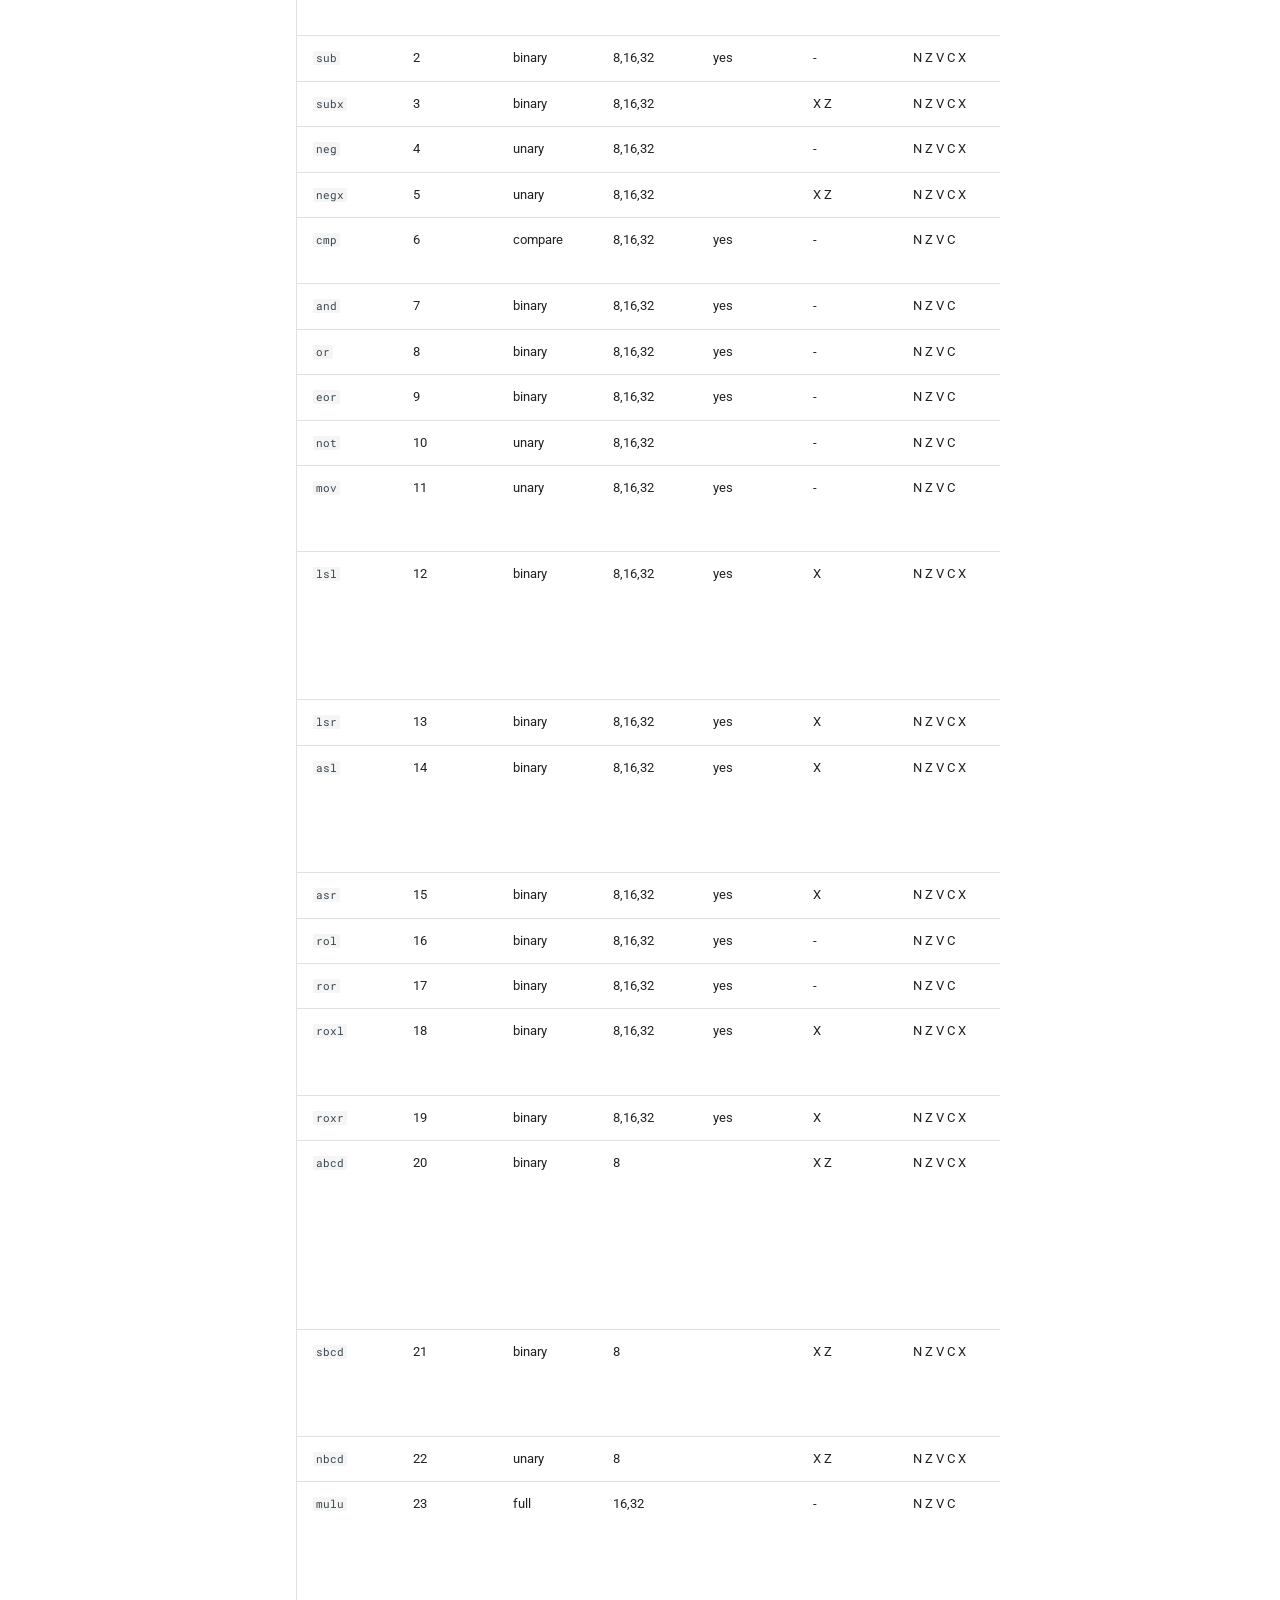
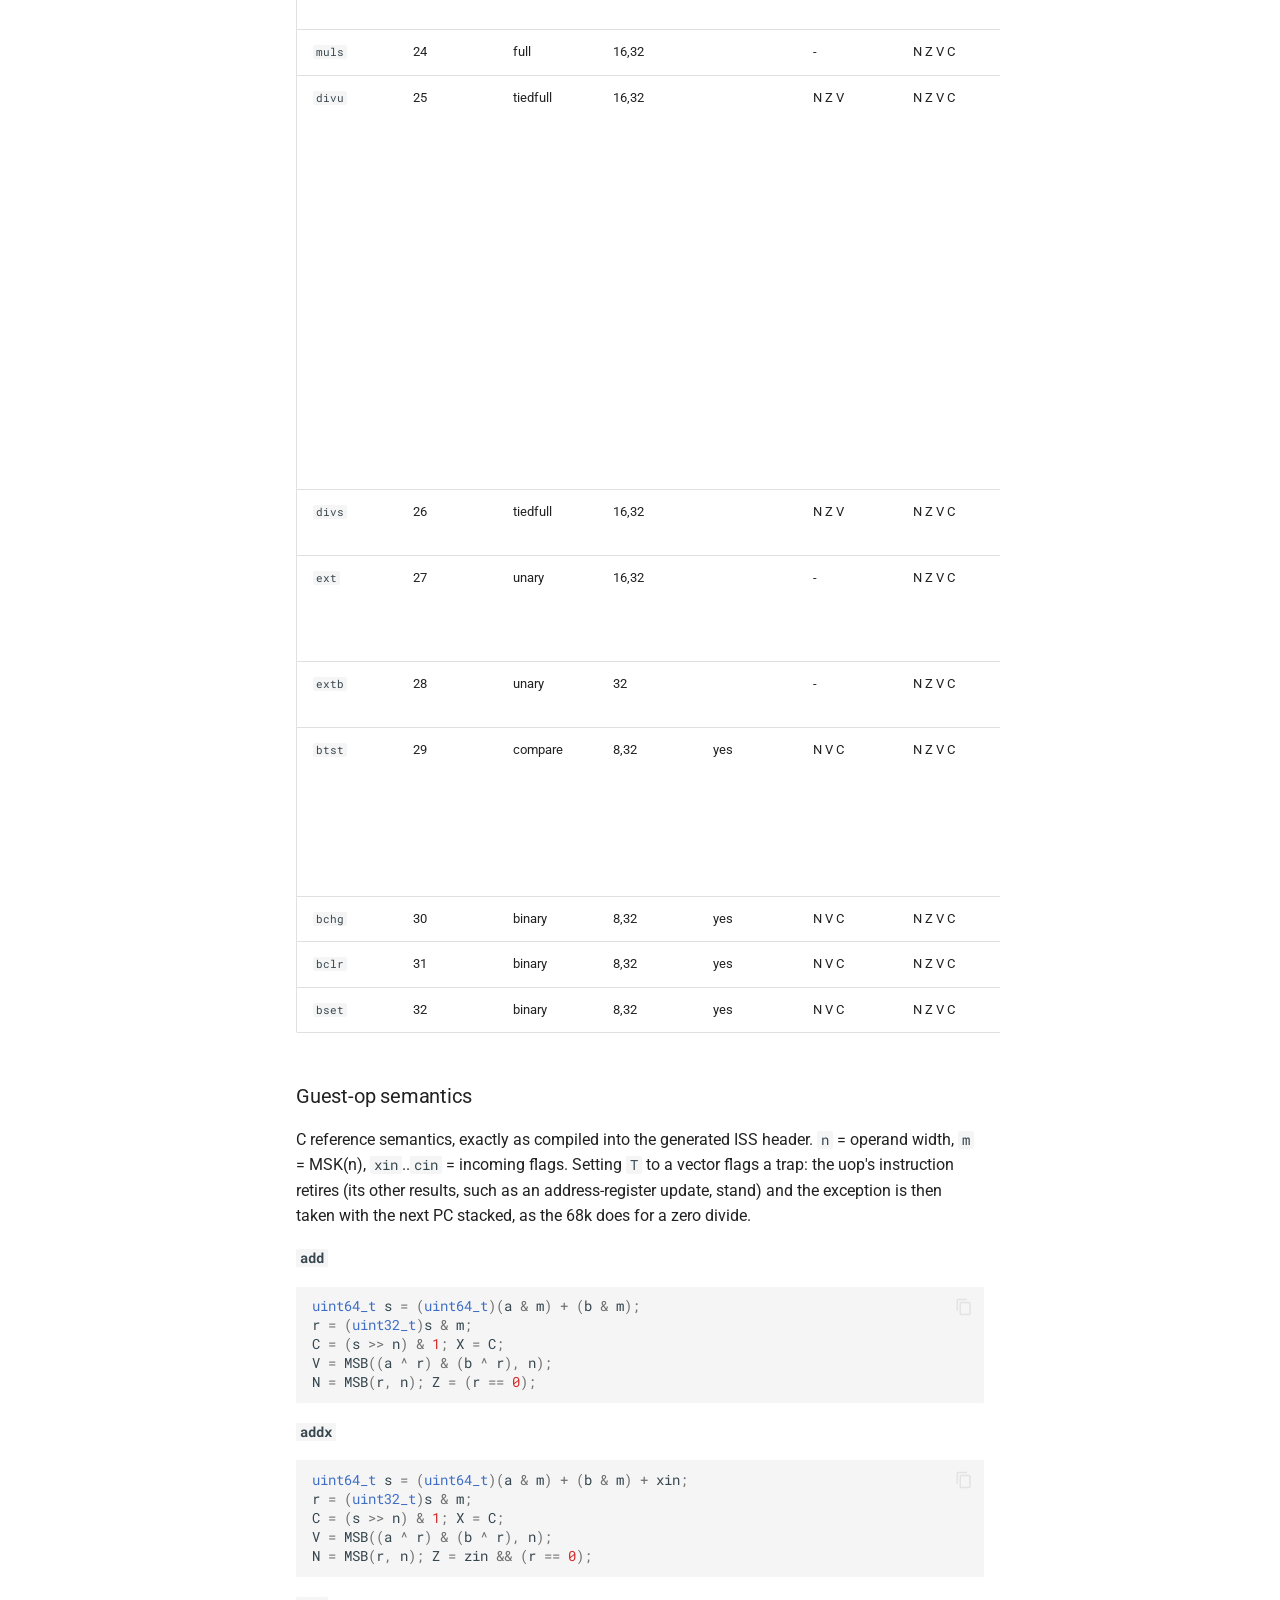
<file: uisa/reference/index.html>
<!doctype html>
<html lang="en" class="no-js">
  <head>
    
      <meta charset="utf-8">
      <meta name="viewport" content="width=device-width,initial-scale=1">
      
        <meta name="description" content="A 68040 on an out-of-order core: the uisa micro-op ISA, its millicode and compiler, the core, and the q800sim reference simulator.">
      
      
      
        <link rel="canonical" href="https://dsheffie.github.io/m68k-project/uisa/reference/">
      
      
        <link rel="prev" href="../rationale/">
      
      
        <link rel="next" href="../flows/">
      
      
        
      
      
      <link rel="icon" href="../../assets/images/favicon.png">
      <meta name="generator" content="mkdocs-1.6.1, mkdocs-material-9.8.2">
    
    
      
        <title>Reference - Project m68k</title>
      
    
    
      <link rel="stylesheet" href="../../assets/stylesheets/main.57a0d79d.min.css">
      
        
        <link rel="stylesheet" href="../../assets/stylesheets/palette.fb2fffe2.min.css">
      
      


    
    
      
    
    
      
        
        
        <link rel="preconnect" href="https://fonts.gstatic.com" crossorigin>
        <link rel="stylesheet" href="https://fonts.googleapis.com/css?family=Roboto:300,300i,400,400i,700,700i%7CRoboto+Mono:400,400i,700,700i&display=fallback">
        <style>:root{--md-text-font:"Roboto";--md-code-font:"Roboto Mono"}</style>
      
    
    
      <link rel="stylesheet" href="../../stylesheets/extra.css">
    
    <script>__md_scope=new URL("../..",location),__md_hash=e=>[...e].reduce(((e,_)=>(e<<5)-e+_.charCodeAt(0)),0),__md_get=(e,_=localStorage,t=__md_scope)=>JSON.parse(_.getItem(t.pathname+"."+e)),__md_set=(e,_,t=localStorage,a=__md_scope)=>{try{t.setItem(a.pathname+"."+e,JSON.stringify(_))}catch(e){}}</script>
    
      

    
    
  </head>
  
  
    
    
      
    
    
    
    
    <body dir="ltr" data-md-color-scheme="default" data-md-color-primary="indigo" data-md-color-accent="amber">
  
    
    <input class="md-toggle" data-md-toggle="drawer" type="checkbox" id="__drawer" autocomplete="off">
    <input class="md-toggle" data-md-toggle="search" type="checkbox" id="__search" autocomplete="off">
    <label class="md-overlay" for="__drawer"></label>
    <div data-md-component="skip">
      
        
        <a href="#reference-generated" class="md-skip">
          Skip to content
        </a>
      
    </div>
    <div data-md-component="announce">
      
    </div>
    
    
      

  

<header class="md-header md-header--shadow" data-md-component="header">
  <nav class="md-header__inner md-grid" aria-label="Header">
    <a href="../.." title="Project m68k" class="md-header__button md-logo" aria-label="Project m68k" data-md-component="logo">
      
  
  <svg xmlns="http://www.w3.org/2000/svg" viewBox="0 0 24 24"><path d="M6 4h12v1h3v2h-3v2h3v2h-3v2h3v2h-3v2h3v2h-3v1H6v-1H3v-2h3v-2H3v-2h3v-2H3V9h3V7H3V5h3zm5 11v3h1v-3zm2 0v3h1v-3zm2 0v3h1v-3z"/></svg>

    </a>
    <label class="md-header__button md-icon" for="__drawer">
      
      <svg xmlns="http://www.w3.org/2000/svg" viewBox="0 0 24 24"><path d="M3 6h18v2H3zm0 5h18v2H3zm0 5h18v2H3z"/></svg>
    </label>
    <div class="md-header__title" data-md-component="header-title">
      <div class="md-header__ellipsis">
        <div class="md-header__topic">
          <span class="md-ellipsis">
            Project m68k
          </span>
        </div>
        <div class="md-header__topic" data-md-component="header-topic">
          <span class="md-ellipsis">
            
              Reference
            
          </span>
        </div>
      </div>
    </div>
    
      
        <form class="md-header__option" data-md-component="palette">
  
    
    
    
    <input class="md-option" data-md-color-media="" data-md-color-scheme="default" data-md-color-primary="indigo" data-md-color-accent="amber"  aria-label="Switch to dark mode"  type="radio" name="__palette" id="__palette_0">
    
      <label class="md-header__button md-icon" title="Switch to dark mode" for="__palette_1" hidden>
        <svg xmlns="http://www.w3.org/2000/svg" viewBox="0 0 24 24"><path d="M12 8a4 4 0 0 0-4 4 4 4 0 0 0 4 4 4 4 0 0 0 4-4 4 4 0 0 0-4-4m0 10a6 6 0 0 1-6-6 6 6 0 0 1 6-6 6 6 0 0 1 6 6 6 6 0 0 1-6 6m8-9.31V4h-4.69L12 .69 8.69 4H4v4.69L.69 12 4 15.31V20h4.69L12 23.31 15.31 20H20v-4.69L23.31 12z"/></svg>
      </label>
    
  
    
    
    
    <input class="md-option" data-md-color-media="" data-md-color-scheme="slate" data-md-color-primary="indigo" data-md-color-accent="amber"  aria-label="Switch to light mode"  type="radio" name="__palette" id="__palette_1">
    
      <label class="md-header__button md-icon" title="Switch to light mode" for="__palette_0" hidden>
        <svg xmlns="http://www.w3.org/2000/svg" viewBox="0 0 24 24"><path d="M12 18c-.89 0-1.74-.2-2.5-.55C11.56 16.5 13 14.42 13 12s-1.44-4.5-3.5-5.45C10.26 6.2 11.11 6 12 6a6 6 0 0 1 6 6 6 6 0 0 1-6 6m8-9.31V4h-4.69L12 .69 8.69 4H4v4.69L.69 12 4 15.31V20h4.69L12 23.31 15.31 20H20v-4.69L23.31 12z"/></svg>
      </label>
    
  
</form>
      
    
    
      <script>var palette=__md_get("__palette");if(palette&&palette.color){if("(prefers-color-scheme)"===palette.color.media){var media=matchMedia("(prefers-color-scheme: light)"),input=document.querySelector(media.matches?"[data-md-color-media='(prefers-color-scheme: light)']":"[data-md-color-media='(prefers-color-scheme: dark)']");palette.color.media=input.getAttribute("data-md-color-media"),palette.color.scheme=input.getAttribute("data-md-color-scheme"),palette.color.primary=input.getAttribute("data-md-color-primary"),palette.color.accent=input.getAttribute("data-md-color-accent")}for(var[key,value]of Object.entries(palette.color))document.body.setAttribute("data-md-color-"+key,value)}</script>
    
    
    
      
      
        <label class="md-header__button md-icon" for="__search">
          
          <svg xmlns="http://www.w3.org/2000/svg" viewBox="0 0 24 24"><path d="M9.5 3A6.5 6.5 0 0 1 16 9.5c0 1.61-.59 3.09-1.56 4.23l.27.27h.79l5 5-1.5 1.5-5-5v-.79l-.27-.27A6.52 6.52 0 0 1 9.5 16 6.5 6.5 0 0 1 3 9.5 6.5 6.5 0 0 1 9.5 3m0 2C7 5 5 7 5 9.5S7 14 9.5 14 14 12 14 9.5 12 5 9.5 5"/></svg>
        </label>
        <div class="md-search" data-md-component="search" role="dialog">
  <label class="md-search__overlay" for="__search"></label>
  <div class="md-search__inner" role="search">
    <form class="md-search__form" name="search">
      <input type="text" class="md-search__input" name="query" aria-label="Search" placeholder="Search" autocapitalize="off" autocorrect="off" autocomplete="off" spellcheck="false" data-md-component="search-query" required>
      <label class="md-search__icon md-icon" for="__search">
        
        <svg xmlns="http://www.w3.org/2000/svg" viewBox="0 0 24 24"><path d="M9.5 3A6.5 6.5 0 0 1 16 9.5c0 1.61-.59 3.09-1.56 4.23l.27.27h.79l5 5-1.5 1.5-5-5v-.79l-.27-.27A6.52 6.52 0 0 1 9.5 16 6.5 6.5 0 0 1 3 9.5 6.5 6.5 0 0 1 9.5 3m0 2C7 5 5 7 5 9.5S7 14 9.5 14 14 12 14 9.5 12 5 9.5 5"/></svg>
        
        <svg xmlns="http://www.w3.org/2000/svg" viewBox="0 0 24 24"><path d="M20 11v2H8l5.5 5.5-1.42 1.42L4.16 12l7.92-7.92L13.5 5.5 8 11z"/></svg>
      </label>
      <nav class="md-search__options" aria-label="Search">
        
        <button type="reset" class="md-search__icon md-icon" title="Clear" aria-label="Clear" tabindex="-1">
          
          <svg xmlns="http://www.w3.org/2000/svg" viewBox="0 0 24 24"><path d="M19 6.41 17.59 5 12 10.59 6.41 5 5 6.41 10.59 12 5 17.59 6.41 19 12 13.41 17.59 19 19 17.59 13.41 12z"/></svg>
        </button>
      </nav>
      
    </form>
    <div class="md-search__output">
      <div class="md-search__scrollwrap" tabindex="0" data-md-scrollfix>
        <div class="md-search-result" data-md-component="search-result">
          <div class="md-search-result__meta">
            Initializing search
          </div>
          <ol class="md-search-result__list" role="presentation"></ol>
        </div>
      </div>
    </div>
  </div>
</div>
      
    
    
  </nav>
  
</header>
    
    <div class="md-container" data-md-component="container">
      
      
        
          
        
      
      <main class="md-main" data-md-component="main">
        <div class="md-main__inner md-grid">
          
            
              
              <div class="md-sidebar md-sidebar--primary" data-md-component="sidebar" data-md-type="navigation" >
                <div class="md-sidebar__scrollwrap">
                  <div class="md-sidebar__inner">
                    



<nav class="md-nav md-nav--primary" aria-label="Navigation" data-md-level="0">
  <label class="md-nav__title" for="__drawer">
    <a href="../.." title="Project m68k" class="md-nav__button md-logo" aria-label="Project m68k" data-md-component="logo">
      
  
  <svg xmlns="http://www.w3.org/2000/svg" viewBox="0 0 24 24"><path d="M6 4h12v1h3v2h-3v2h3v2h-3v2h3v2h-3v2h3v2h-3v1H6v-1H3v-2h3v-2H3v-2h3v-2H3V9h3V7H3V5h3zm5 11v3h1v-3zm2 0v3h1v-3zm2 0v3h1v-3z"/></svg>

    </a>
    Project m68k
  </label>
  
  <ul class="md-nav__list" data-md-scrollfix>
    
      
      
  
  
  
  
    <li class="md-nav__item">
      <a href="../.." class="md-nav__link">
        
  
  
  <span class="md-ellipsis">
    
  
    Overview
  

    
  </span>
  
  

      </a>
    </li>
  

    
      
      
  
  
  
  
    <li class="md-nav__item">
      <a href="../../core/" class="md-nav__link">
        
  
  
  <span class="md-ellipsis">
    
  
    The core
  

    
  </span>
  
  

      </a>
    </li>
  

    
      
      
  
  
  
  
    <li class="md-nav__item">
      <a href="../../q800sim/" class="md-nav__link">
        
  
  
  <span class="md-ellipsis">
    
  
    q800sim
  

    
  </span>
  
  

      </a>
    </li>
  

    
      
      
  
  
  
  
    
    
      
        
          
        
      
        
      
        
      
        
      
    
    
    
      
        
        
      
    
    
    <li class="md-nav__item md-nav__item--section md-nav__item--nested">
      
        
        
        <input class="md-nav__toggle md-toggle " type="checkbox" id="__nav_4" >
        
          
          <div class="md-nav__link md-nav__container">
            <a href="../../formal-spec/" class="md-nav__link ">
              
  
  
  <span class="md-ellipsis">
    
  
    Formal spec
  

    
  </span>
  
  

            </a>
            
              
              <label class="md-nav__link " for="__nav_4" id="__nav_4_label" tabindex="">
                <span class="md-nav__icon md-icon"></span>
              </label>
            
          </div>
        
        <nav class="md-nav" data-md-level="1" aria-labelledby="__nav_4_label" aria-expanded="false">
          <label class="md-nav__title" for="__nav_4">
            <span class="md-nav__icon md-icon"></span>
            
  
    Formal spec
  

          </label>
          <ul class="md-nav__list" data-md-scrollfix>
            
              
            
              
                
  
  
  
  
    <li class="md-nav__item">
      <a href="../../formal-spec/background/" class="md-nav__link">
        
  
  
  <span class="md-ellipsis">
    
  
    Background
  

    
  </span>
  
  

      </a>
    </li>
  

              
            
              
                
  
  
  
  
    <li class="md-nav__item">
      <a href="../../formal-spec/pla/" class="md-nav__link">
        
  
  
  <span class="md-ellipsis">
    
  
    PLA flow proofs
  

    
  </span>
  
  

      </a>
    </li>
  

              
            
              
                
  
  
  
  
    <li class="md-nav__item">
      <a href="../../formal-spec/examples/" class="md-nav__link">
        
  
  
  <span class="md-ellipsis">
    
  
    Worked examples
  

    
  </span>
  
  

      </a>
    </li>
  

              
            
          </ul>
        </nav>
      
    </li>
  

    
      
      
  
  
    
  
  
  
    
    
      
        
          
        
      
        
      
        
      
        
      
        
      
        
      
    
    
    
      
        
        
      
    
    
    <li class="md-nav__item md-nav__item--active md-nav__item--section md-nav__item--nested">
      
        
        
        <input class="md-nav__toggle md-toggle " type="checkbox" id="__nav_5" checked>
        
          
          <div class="md-nav__link md-nav__container">
            <a href="../" class="md-nav__link ">
              
  
  
  <span class="md-ellipsis">
    
  
    uisa
  

    
  </span>
  
  

            </a>
            
              
              <label class="md-nav__link " for="__nav_5" id="__nav_5_label" tabindex="">
                <span class="md-nav__icon md-icon"></span>
              </label>
            
          </div>
        
        <nav class="md-nav" data-md-level="1" aria-labelledby="__nav_5_label" aria-expanded="true">
          <label class="md-nav__title" for="__nav_5">
            <span class="md-nav__icon md-icon"></span>
            
  
    uisa
  

          </label>
          <ul class="md-nav__list" data-md-scrollfix>
            
              
            
              
                
  
  
  
  
    <li class="md-nav__item">
      <a href="../rationale/" class="md-nav__link">
        
  
  
  <span class="md-ellipsis">
    
  
    Design rationale
  

    
  </span>
  
  

      </a>
    </li>
  

              
            
              
                
  
  
    
  
  
  
    <li class="md-nav__item md-nav__item--active">
      
      <input class="md-nav__toggle md-toggle" type="checkbox" id="__toc">
      
      
        
      
      
        <label class="md-nav__link md-nav__link--active" for="__toc">
          
  
  
  <span class="md-ellipsis">
    
  
    Reference
  

    
  </span>
  
  

          <span class="md-nav__icon md-icon"></span>
        </label>
      
      <a href="./" class="md-nav__link md-nav__link--active">
        
  
  
  <span class="md-ellipsis">
    
  
    Reference
  

    
  </span>
  
  

      </a>
      
        

<nav class="md-nav md-nav--secondary" aria-label="Table of contents">
  
  
  
    
  
  
    <label class="md-nav__title" for="__toc">
      <span class="md-nav__icon md-icon"></span>
      Table of contents
    </label>
    <ul class="md-nav__list" data-md-component="toc" data-md-scrollfix>
      
        <li class="md-nav__item">
  <a href="#parameters" class="md-nav__link">
    <span class="md-ellipsis">
      
        Parameters
      
    </span>
  </a>
  
</li>
      
        <li class="md-nav__item">
  <a href="#register-namespace" class="md-nav__link">
    <span class="md-ellipsis">
      
        Register namespace
      
    </span>
  </a>
  
</li>
      
        <li class="md-nav__item">
  <a href="#flags" class="md-nav__link">
    <span class="md-ellipsis">
      
        Flags
      
    </span>
  </a>
  
</li>
      
        <li class="md-nav__item">
  <a href="#formats" class="md-nav__link">
    <span class="md-ellipsis">
      
        Formats
      
    </span>
  </a>
  
</li>
      
        <li class="md-nav__item">
  <a href="#major-opcode-map" class="md-nav__link">
    <span class="md-ellipsis">
      
        Major opcode map
      
    </span>
  </a>
  
</li>
      
        <li class="md-nav__item">
  <a href="#base-operations" class="md-nav__link">
    <span class="md-ellipsis">
      
        Base operations
      
    </span>
  </a>
  
</li>
      
        <li class="md-nav__item">
  <a href="#guest-semantic-operations" class="md-nav__link">
    <span class="md-ellipsis">
      
        Guest-semantic operations
      
    </span>
  </a>
  
    <nav class="md-nav" aria-label="Guest-semantic operations">
      <ul class="md-nav__list">
        
          <li class="md-nav__item">
  <a href="#guest-op-semantics" class="md-nav__link">
    <span class="md-ellipsis">
      
        Guest-op semantics
      
    </span>
  </a>
  
</li>
        
      </ul>
    </nav>
  
</li>
      
        <li class="md-nav__item">
  <a href="#conditions" class="md-nav__link">
    <span class="md-ellipsis">
      
        Conditions
      
    </span>
  </a>
  
</li>
      
        <li class="md-nav__item">
  <a href="#memory-operations" class="md-nav__link">
    <span class="md-ellipsis">
      
        Memory operations
      
    </span>
  </a>
  
</li>
      
        <li class="md-nav__item">
  <a href="#control-and-status-registers" class="md-nav__link">
    <span class="md-ellipsis">
      
        Control and status registers
      
    </span>
  </a>
  
</li>
      
        <li class="md-nav__item">
  <a href="#millicode-entry-points" class="md-nav__link">
    <span class="md-ellipsis">
      
        Millicode entry points
      
    </span>
  </a>
  
</li>
      
    </ul>
  
</nav>
      
    </li>
  

              
            
              
                
  
  
  
  
    <li class="md-nav__item">
      <a href="../flows/" class="md-nav__link">
        
  
  
  <span class="md-ellipsis">
    
  
    PLA flow coverage
  

    
  </span>
  
  

      </a>
    </li>
  

              
            
              
                
  
  
  
  
    <li class="md-nav__item">
      <a href="../ucc/" class="md-nav__link">
        
  
  
  <span class="md-ellipsis">
    
  
    The ucc compiler
  

    
  </span>
  
  

      </a>
    </li>
  

              
            
              
                
  
  
  
  
    <li class="md-nav__item">
      <a href="../softfloat/" class="md-nav__link">
        
  
  
  <span class="md-ellipsis">
    
  
    SoftFloat in millicode
  

    
  </span>
  
  

      </a>
    </li>
  

              
            
          </ul>
        </nav>
      
    </li>
  

    
  </ul>
</nav>
                  </div>
                </div>
              </div>
            
            
              
              <div class="md-sidebar md-sidebar--secondary" data-md-component="sidebar" data-md-type="toc" >
                <div class="md-sidebar__scrollwrap">
                  <div class="md-sidebar__inner">
                    

<nav class="md-nav md-nav--secondary" aria-label="Table of contents">
  
  
  
    
  
  
    <label class="md-nav__title" for="__toc">
      <span class="md-nav__icon md-icon"></span>
      Table of contents
    </label>
    <ul class="md-nav__list" data-md-component="toc" data-md-scrollfix>
      
        <li class="md-nav__item">
  <a href="#parameters" class="md-nav__link">
    <span class="md-ellipsis">
      
        Parameters
      
    </span>
  </a>
  
</li>
      
        <li class="md-nav__item">
  <a href="#register-namespace" class="md-nav__link">
    <span class="md-ellipsis">
      
        Register namespace
      
    </span>
  </a>
  
</li>
      
        <li class="md-nav__item">
  <a href="#flags" class="md-nav__link">
    <span class="md-ellipsis">
      
        Flags
      
    </span>
  </a>
  
</li>
      
        <li class="md-nav__item">
  <a href="#formats" class="md-nav__link">
    <span class="md-ellipsis">
      
        Formats
      
    </span>
  </a>
  
</li>
      
        <li class="md-nav__item">
  <a href="#major-opcode-map" class="md-nav__link">
    <span class="md-ellipsis">
      
        Major opcode map
      
    </span>
  </a>
  
</li>
      
        <li class="md-nav__item">
  <a href="#base-operations" class="md-nav__link">
    <span class="md-ellipsis">
      
        Base operations
      
    </span>
  </a>
  
</li>
      
        <li class="md-nav__item">
  <a href="#guest-semantic-operations" class="md-nav__link">
    <span class="md-ellipsis">
      
        Guest-semantic operations
      
    </span>
  </a>
  
    <nav class="md-nav" aria-label="Guest-semantic operations">
      <ul class="md-nav__list">
        
          <li class="md-nav__item">
  <a href="#guest-op-semantics" class="md-nav__link">
    <span class="md-ellipsis">
      
        Guest-op semantics
      
    </span>
  </a>
  
</li>
        
      </ul>
    </nav>
  
</li>
      
        <li class="md-nav__item">
  <a href="#conditions" class="md-nav__link">
    <span class="md-ellipsis">
      
        Conditions
      
    </span>
  </a>
  
</li>
      
        <li class="md-nav__item">
  <a href="#memory-operations" class="md-nav__link">
    <span class="md-ellipsis">
      
        Memory operations
      
    </span>
  </a>
  
</li>
      
        <li class="md-nav__item">
  <a href="#control-and-status-registers" class="md-nav__link">
    <span class="md-ellipsis">
      
        Control and status registers
      
    </span>
  </a>
  
</li>
      
        <li class="md-nav__item">
  <a href="#millicode-entry-points" class="md-nav__link">
    <span class="md-ellipsis">
      
        Millicode entry points
      
    </span>
  </a>
  
</li>
      
    </ul>
  
</nav>
                  </div>
                </div>
              </div>
            
          
          
            <div class="md-content" data-md-component="content">
              
              <article class="md-content__inner md-typeset">
                
                  



<h1 id="reference-generated">Reference (generated)<a class="headerlink" href="#reference-generated" title="Permanent link">&para;</a></h1>
<p>Spec version <strong>0.1-draft</strong>. 749 concrete instruction variants.</p>
<h2 id="parameters">Parameters<a class="headerlink" href="#parameters" title="Permanent link">&para;</a></h2>
<table>
<thead>
<tr>
<th>Parameter</th>
<th>Value</th>
</tr>
</thead>
<tbody>
<tr>
<td><code>xlen</code></td>
<td>32</td>
</tr>
<tr>
<td><code>ilen</code></td>
<td>32</td>
</tr>
<tr>
<td><code>endian</code></td>
<td>big</td>
</tr>
<tr>
<td><code>call_stack_depth</code></td>
<td>4</td>
</tr>
<tr>
<td><code>reg_spec_bits</code></td>
<td>6</td>
</tr>
<tr>
<td><code>hidden_base</code></td>
<td>TBD</td>
</tr>
<tr>
<td><code>hidden_size</code></td>
<td>TBD</td>
</tr>
</tbody>
</table>
<h2 id="register-namespace">Register namespace<a class="headerlink" href="#register-namespace" title="Permanent link">&para;</a></h2>
<p>Register specifiers are 6 bits. Indices not listed are reserved.</p>
<table>
<thead>
<tr>
<th>Index</th>
<th>Names</th>
<th>Description</th>
</tr>
</thead>
<tbody>
<tr>
<td>0-31</td>
<td><code>x0</code>-<code>x31</code></td>
<td>Millicode general registers. x0 reads as zero and ignores writes. Not preserved across gexit.</td>
</tr>
<tr>
<td>32-39</td>
<td><code>d0</code>-<code>d7</code></td>
<td>Guest data registers D0-D7.</td>
</tr>
<tr>
<td>40-47</td>
<td><code>a0</code>-<code>a7</code></td>
<td>Guest address registers A0-A7. a7 is the active stack pointer; the inactive USP/ISP/MSP live in CSRs.</td>
</tr>
<tr>
<td>48</td>
<td><code>gpc</code></td>
<td>Guest PC. Holds the current instruction's address on millicode entry; millicode writes the next PC before gexit.</td>
</tr>
<tr>
<td>49</td>
<td><code>gsr</code></td>
<td>Guest SR system byte (T1 T0 S M - I2 I1 I0) in bits 15:8. The CCR byte lives in the renamed flags, not here.</td>
</tr>
</tbody>
</table>
<p>FP registers are a namespace of their own, 64 bits each, named only by the register fields an FP op lists as FP (the Operands column marks them <code>f:</code>):</p>
<table>
<thead>
<tr>
<th>Index</th>
<th>Names</th>
<th>Description</th>
</tr>
</thead>
<tbody>
<tr>
<td>0-7</td>
<td><code>f0</code>-<code>f7</code></td>
<td>The guest's FP0-FP7, held as IEEE doubles (the 68881's 80-bit values are converted at the memory boundary: FMOVE.X, FMOVEM.X).</td>
</tr>
<tr>
<td>8-15</td>
<td><code>f8</code>-<code>f15</code></td>
<td>Millicode FP temporaries f8-f15. Not preserved across gexit.</td>
</tr>
</tbody>
</table>
<h2 id="flags">Flags<a class="headerlink" href="#flags" title="Permanent link">&para;</a></h2>
<p>3 renamed flag resources: <code>nzvc</code> (N Z V C), <code>x</code> (X), <code>u</code> (U).
<code>rdccr</code>/<code>wrccr</code> use the 68k CCR layout: X=bit 4, N=bit 3, Z=bit 2, V=bit 1, C=bit 0.
<code>u</code>: the millicode-private predicate, never guest-visible and not in the CCR layout (<code>rdccr</code>/<code>wrccr</code> do not touch it). Probes <code>.us</code>/<code>.ua</code> write it (the probed access would succeed: <code>(!tce &amp;&amp; mmusr == 0) || (((mmusr &amp; 3) != 0) &amp;&amp; !((mmusr &gt;&gt; 11) &amp; 1) &amp;&amp; !(w &amp;&amp; ((mmusr &gt;&gt; 2) &amp; 1)) &amp;&amp; !(user &amp;&amp; ((mmusr &gt;&gt; 7) &amp; 1)))</code>, from the MMUSR result <code>mmusr</code>, <code>w</code> for a write probe, <code>user</code> for a user-mode access and <code>tce</code> for TC.E: with translation off and no TTR match the MMUSR is 0 and the access succeeds); <code>ld.c</code>, <code>st.c</code>, <code>stu.c</code>, <code>b.u</code> and <code>b.nu</code> read it.</p>
<h2 id="formats">Formats<a class="headerlink" href="#formats" title="Permanent link">&para;</a></h2>
<table>
<thead>
<tr>
<th>Format</th>
<th>Fields (msb to lsb)</th>
<th>Immediate</th>
</tr>
</thead>
<tbody>
<tr>
<td>R</td>
<td><code>op[31:26]</code> <code>rd[25:20]</code> <code>rs1[19:14]</code> <code>rs2[13:8]</code> <code>fn[7:0]</code></td>
<td></td>
</tr>
<tr>
<td>I</td>
<td><code>op[31:26]</code> <code>rd[25:20]</code> <code>rs1[19:14]</code> <code>imm[13:0]</code></td>
<td>signed</td>
</tr>
<tr>
<td>U</td>
<td><code>op[31:26]</code> <code>rd[25:20]</code> <code>imm[19:0]</code></td>
<td>unsigned</td>
</tr>
<tr>
<td>J</td>
<td><code>op[31:26]</code> <code>rd[25:20]</code> <code>imm[19:0]</code></td>
<td>signed, x4</td>
</tr>
<tr>
<td>L</td>
<td><code>op[31:26]</code> <code>imm[25:0]</code></td>
<td>signed, x4</td>
</tr>
<tr>
<td>B</td>
<td><code>op[31:26]</code> <code>rs1[25:20]</code> <code>rs2[19:14]</code> <code>cond[13:11]</code> <code>imm[10:0]</code></td>
<td>signed, x4</td>
</tr>
<tr>
<td>C</td>
<td><code>op[31:26]</code> <code>cond[25:22]</code> <code>imm[21:0]</code></td>
<td>signed, x4</td>
</tr>
<tr>
<td>G</td>
<td><code>op[31:26]</code> <code>rd[25:20]</code> <code>rs1[19:14]</code> <code>rs2[13:8]</code> <code>fn[7:2]</code> <code>sz[1:0]</code></td>
<td></td>
</tr>
<tr>
<td>GI</td>
<td><code>op[31:26]</code> <code>rd[25:20]</code> <code>rs1[19:14]</code> <code>fn[13:8]</code> <code>sz[7:6]</code> <code>imm[5:0]</code></td>
<td>unsigned</td>
</tr>
<tr>
<td>M</td>
<td><code>op[31:26]</code> <code>rd[25:20]</code> <code>rs1[19:14]</code> <code>sp[13:12]</code> <code>imm[11:0]</code></td>
<td>signed</td>
</tr>
<tr>
<td>MP</td>
<td><code>op[31:26]</code> <code>rd[25:20]</code> <code>rs1[19:14]</code> <code>sp[13:12]</code> <code>um[11:10]</code> <code>imm[9:0]</code></td>
<td>signed</td>
</tr>
<tr>
<td>MCL</td>
<td><code>op[31:26]</code> <code>rd[25:20]</code> <code>rs1[19:14]</code> <code>sp[13:12]</code> <code>lk[11:9]</code> <code>imm[8:0]</code></td>
<td>signed</td>
</tr>
<tr>
<td>MCS</td>
<td><code>op[31:26]</code> <code>rd[25:20]</code> <code>rs1[19:14]</code> <code>sp[13:12]</code> <code>sz[11:10]</code> <code>ul[9:9]</code> <code>imm[8:0]</code></td>
<td>signed</td>
</tr>
<tr>
<td>MW</td>
<td><code>op[31:26]</code> <code>rd[25:20]</code> <code>rs1[19:14]</code> <code>rs2[13:8]</code> <code>sp[7:6]</code> <code>imm[5:0]</code></td>
<td>signed</td>
</tr>
<tr>
<td>MC</td>
<td><code>op[31:26]</code> <code>rd[25:20]</code> <code>rs1[19:14]</code> <code>rs2[13:8]</code> <code>sp[7:6]</code> <code>sz[5:4]</code> <code>imm[3:0]</code></td>
<td>signed</td>
</tr>
<tr>
<td>S</td>
<td><code>op[31:26]</code> <code>rd[25:20]</code> <code>rs1[19:14]</code> <code>fn[13:8]</code> <code>imm[7:0]</code></td>
<td>unsigned</td>
</tr>
<tr>
<td>BFI</td>
<td><code>op[31:26]</code> <code>rd[25:20]</code> <code>rs1[19:14]</code> <code>fn[13:12]</code> <code>f[11:11]</code> <code>off[10:6]</code> <code>wid[5:1]</code> <code>rsv[0:0]</code></td>
<td></td>
</tr>
<tr>
<td>CG</td>
<td><code>op[31:26]</code> <code>cond[25:22]</code> <code>imm[21:0]</code></td>
<td>signed</td>
</tr>
<tr>
<td>BG</td>
<td><code>op[31:26]</code> <code>rs1[25:20]</code> <code>cond[19:19]</code> <code>imm[18:0]</code></td>
<td>signed</td>
</tr>
</tbody>
</table>
<p>Base ops can override immediate signedness (e.g. logical immediates are zero-extended).</p>
<h2 id="major-opcode-map">Major opcode map<a class="headerlink" href="#major-opcode-map" title="Permanent link">&para;</a></h2>
<table>
<thead>
<tr>
<th></th>
<th>+0</th>
<th>+1</th>
<th>+2</th>
<th>+3</th>
<th>+4</th>
<th>+5</th>
<th>+6</th>
<th>+7</th>
</tr>
</thead>
<tbody>
<tr>
<td><strong>0</strong></td>
<td>ALU</td>
<td>ADDI</td>
<td>ANDI</td>
<td>ORI</td>
<td>XORI</td>
<td>SLTI</td>
<td>SLTIU</td>
<td>SLLI</td>
</tr>
<tr>
<td><strong>8</strong></td>
<td>SRLI</td>
<td>SRAI</td>
<td>RORI</td>
<td>LUI</td>
<td>AUIPC</td>
<td>JAL</td>
<td>JALR</td>
<td>CALL</td>
</tr>
<tr>
<td><strong>16</strong></td>
<td>BR</td>
<td>BCC</td>
<td>GOP</td>
<td>GOPZ</td>
<td>GOPI</td>
<td>GOPIZ</td>
<td>LD8U</td>
<td>LD8S</td>
</tr>
<tr>
<td><strong>24</strong></td>
<td>LD16U</td>
<td>LD16S</td>
<td>LD32</td>
<td>ST8</td>
<td>ST16</td>
<td>ST32</td>
<td>LDL8</td>
<td>LDL16</td>
</tr>
<tr>
<td><strong>32</strong></td>
<td>LDL32</td>
<td>STU8</td>
<td>STU16</td>
<td>STU32</td>
<td>PROBER</td>
<td>PROBEW</td>
<td>SYS</td>
<td>BF</td>
</tr>
<tr>
<td><strong>40</strong></td>
<td>BFI</td>
<td>GBCC</td>
<td>GBZ</td>
<td>GPCADDI</td>
<td>GOPN</td>
<td>GOPZN</td>
<td>GOPIN</td>
<td>GOPIZN</td>
</tr>
<tr>
<td><strong>48</strong></td>
<td>FP</td>
<td><em>FP</em></td>
<td><em>FP</em></td>
<td><em>FP</em></td>
<td><em>FP</em></td>
<td>STC</td>
<td>LDC</td>
<td>CAS</td>
</tr>
<tr>
<td><strong>56</strong></td>
<td>GJR</td>
<td>GPUSHR</td>
<td>STPRE8</td>
<td>STPRE16</td>
<td>STPRE32</td>
<td>STPOST8</td>
<td>STPOST16</td>
<td>STPOST32</td>
</tr>
</tbody>
</table>
<h2 id="base-operations">Base operations<a class="headerlink" href="#base-operations" title="Permanent link">&para;</a></h2>
<p>No flags, full 32-bit results, unless the row says otherwise. Operand names: <code>a</code> = rs1, <code>b</code> = rs2 or the decoded immediate.</p>
<table>
<thead>
<tr>
<th>Mnemonic</th>
<th>Format</th>
<th>Encoding</th>
<th>Operands</th>
<th>Semantics</th>
<th>Notes</th>
</tr>
</thead>
<tbody>
<tr>
<td><code>add</code></td>
<td>R</td>
<td>ALU fn=0</td>
<td>rd, rs1, rs2</td>
<td><code>r = a + b;</code></td>
<td></td>
</tr>
<tr>
<td><code>sub</code></td>
<td>R</td>
<td>ALU fn=1</td>
<td>rd, rs1, rs2</td>
<td><code>r = a - b;</code></td>
<td></td>
</tr>
<tr>
<td><code>and</code></td>
<td>R</td>
<td>ALU fn=2</td>
<td>rd, rs1, rs2</td>
<td><code>r = a &amp; b;</code></td>
<td></td>
</tr>
<tr>
<td><code>or</code></td>
<td>R</td>
<td>ALU fn=3</td>
<td>rd, rs1, rs2</td>
<td><code>r = a | b;</code></td>
<td></td>
</tr>
<tr>
<td><code>xor</code></td>
<td>R</td>
<td>ALU fn=4</td>
<td>rd, rs1, rs2</td>
<td><code>r = a ^ b;</code></td>
<td></td>
</tr>
<tr>
<td><code>andn</code></td>
<td>R</td>
<td>ALU fn=5</td>
<td>rd, rs1, rs2</td>
<td><code>r = a &amp; ~b;</code></td>
<td></td>
</tr>
<tr>
<td><code>orn</code></td>
<td>R</td>
<td>ALU fn=6</td>
<td>rd, rs1, rs2</td>
<td><code>r = a | ~b;</code></td>
<td></td>
</tr>
<tr>
<td><code>sll</code></td>
<td>R</td>
<td>ALU fn=7</td>
<td>rd, rs1, rs2</td>
<td><code>r = a &lt;&lt; (b &amp; 31);</code></td>
<td></td>
</tr>
<tr>
<td><code>srl</code></td>
<td>R</td>
<td>ALU fn=8</td>
<td>rd, rs1, rs2</td>
<td><code>r = a &gt;&gt; (b &amp; 31);</code></td>
<td></td>
</tr>
<tr>
<td><code>sra</code></td>
<td>R</td>
<td>ALU fn=9</td>
<td>rd, rs1, rs2</td>
<td><code>r = (uint32_t)((int32_t)a &gt;&gt; (b &amp; 31));</code></td>
<td></td>
</tr>
<tr>
<td><code>rol</code></td>
<td>R</td>
<td>ALU fn=10</td>
<td>rd, rs1, rs2</td>
<td><code>r = ROL32(a, b &amp; 31);</code></td>
<td></td>
</tr>
<tr>
<td><code>ror</code></td>
<td>R</td>
<td>ALU fn=11</td>
<td>rd, rs1, rs2</td>
<td><code>r = ROL32(a, (32 - (b &amp; 31)) &amp; 31);</code></td>
<td></td>
</tr>
<tr>
<td><code>slt</code></td>
<td>R</td>
<td>ALU fn=12</td>
<td>rd, rs1, rs2</td>
<td><code>r = (int32_t)a &lt; (int32_t)b;</code></td>
<td></td>
</tr>
<tr>
<td><code>sltu</code></td>
<td>R</td>
<td>ALU fn=13</td>
<td>rd, rs1, rs2</td>
<td><code>r = a &lt; b;</code></td>
<td></td>
</tr>
<tr>
<td><code>min</code></td>
<td>R</td>
<td>ALU fn=14</td>
<td>rd, rs1, rs2</td>
<td><code>r = (int32_t)a &lt; (int32_t)b ? a : b;</code></td>
<td></td>
</tr>
<tr>
<td><code>max</code></td>
<td>R</td>
<td>ALU fn=15</td>
<td>rd, rs1, rs2</td>
<td><code>r = (int32_t)a &gt; (int32_t)b ? a : b;</code></td>
<td></td>
</tr>
<tr>
<td><code>minu</code></td>
<td>R</td>
<td>ALU fn=16</td>
<td>rd, rs1, rs2</td>
<td><code>r = a &lt; b ? a : b;</code></td>
<td></td>
</tr>
<tr>
<td><code>maxu</code></td>
<td>R</td>
<td>ALU fn=17</td>
<td>rd, rs1, rs2</td>
<td><code>r = a &gt; b ? a : b;</code></td>
<td></td>
</tr>
<tr>
<td><code>mul</code></td>
<td>R</td>
<td>ALU fn=18</td>
<td>rd, rs1, rs2</td>
<td><code>r = a * b;</code></td>
<td></td>
</tr>
<tr>
<td><code>mulh</code></td>
<td>R</td>
<td>ALU fn=19</td>
<td>rd, rs1, rs2</td>
<td><code>r = (uint32_t)(((int64_t)(int32_t)a * (int64_t)(int32_t)b) &gt;&gt; 32);</code></td>
<td></td>
</tr>
<tr>
<td><code>mulhu</code></td>
<td>R</td>
<td>ALU fn=20</td>
<td>rd, rs1, rs2</td>
<td><code>r = (uint32_t)(((uint64_t)a * (uint64_t)b) &gt;&gt; 32);</code></td>
<td></td>
</tr>
<tr>
<td><code>div</code></td>
<td>R</td>
<td>ALU fn=21</td>
<td>rd, rs1, rs2</td>
<td><code>r = (b == 0) ? 0xffffffffu : ((a == 0x80000000u &amp;&amp; b == 0xffffffffu) ? a : (uint32_t)((int32_t)a / (int32_t)b));</code></td>
<td>Never faults. Division by zero returns all ones.</td>
</tr>
<tr>
<td><code>divu</code></td>
<td>R</td>
<td>ALU fn=22</td>
<td>rd, rs1, rs2</td>
<td><code>r = (b == 0) ? 0xffffffffu : a / b;</code></td>
<td>Never faults.</td>
</tr>
<tr>
<td><code>rem</code></td>
<td>R</td>
<td>ALU fn=23</td>
<td>rd, rs1, rs2</td>
<td><code>r = (b == 0) ? a : ((a == 0x80000000u &amp;&amp; b == 0xffffffffu) ? 0 : (uint32_t)((int32_t)a % (int32_t)b));</code></td>
<td></td>
</tr>
<tr>
<td><code>remu</code></td>
<td>R</td>
<td>ALU fn=24</td>
<td>rd, rs1, rs2</td>
<td><code>r = (b == 0) ? a : a % b;</code></td>
<td></td>
</tr>
<tr>
<td><code>clz</code></td>
<td>R</td>
<td>ALU fn=25</td>
<td>rd, rs1</td>
<td><code>r = a ? __builtin_clz(a) : 32;</code></td>
<td></td>
</tr>
<tr>
<td><code>ctz</code></td>
<td>R</td>
<td>ALU fn=26</td>
<td>rd, rs1</td>
<td><code>r = a ? __builtin_ctz(a) : 32;</code></td>
<td></td>
</tr>
<tr>
<td><code>cpop</code></td>
<td>R</td>
<td>ALU fn=27</td>
<td>rd, rs1</td>
<td><code>r = __builtin_popcount(a);</code></td>
<td></td>
</tr>
<tr>
<td><code>rev8</code></td>
<td>R</td>
<td>ALU fn=28</td>
<td>rd, rs1</td>
<td><code>r = __builtin_bswap32(a);</code></td>
<td></td>
</tr>
<tr>
<td><code>sext8</code></td>
<td>R</td>
<td>ALU fn=29</td>
<td>rd, rs1</td>
<td><code>r = (uint32_t)SX(a, 8);</code></td>
<td></td>
</tr>
<tr>
<td><code>sext16</code></td>
<td>R</td>
<td>ALU fn=30</td>
<td>rd, rs1</td>
<td><code>r = (uint32_t)SX(a, 16);</code></td>
<td></td>
</tr>
<tr>
<td><code>zext8</code></td>
<td>R</td>
<td>ALU fn=31</td>
<td>rd, rs1</td>
<td><code>r = a &amp; 0xffu;</code></td>
<td></td>
</tr>
<tr>
<td><code>zext16</code></td>
<td>R</td>
<td>ALU fn=32</td>
<td>rd, rs1</td>
<td><code>r = a &amp; 0xffffu;</code></td>
<td></td>
</tr>
<tr>
<td><code>czeqz</code></td>
<td>R</td>
<td>ALU fn=33</td>
<td>rd, rs1, rs2</td>
<td><code>r = (b == 0) ? 0 : a;</code></td>
<td>Conditional zero (branch-free select building block).</td>
</tr>
<tr>
<td><code>cznez</code></td>
<td>R</td>
<td>ALU fn=34</td>
<td>rd, rs1, rs2</td>
<td><code>r = (b != 0) ? 0 : a;</code></td>
<td></td>
</tr>
<tr>
<td><code>mrg8</code></td>
<td>R</td>
<td>ALU fn=35</td>
<td>rd, rs1, rs2</td>
<td><code>r = (a &amp; ~0xffu) | (b &amp; 0xffu);</code></td>
<td>Explicit byte merge: upper 24 bits from rs1, low byte from rs2.</td>
</tr>
<tr>
<td><code>mrg16</code></td>
<td>R</td>
<td>ALU fn=36</td>
<td>rd, rs1, rs2</td>
<td><code>r = (a &amp; ~0xffffu) | (b &amp; 0xffffu);</code></td>
<td></td>
</tr>
<tr>
<td><code>rdccr</code></td>
<td>R</td>
<td>ALU fn=37</td>
<td>rd</td>
<td><code>r = CCR_PACK(xin, nin, zin, vin, cin);</code></td>
<td>Copy the renamed flags into a register (CCR layout). (reads nzvc+x)</td>
</tr>
<tr>
<td><code>wrccr</code></td>
<td>R</td>
<td>ALU fn=38</td>
<td>rs1</td>
<td><code>CCR_UNPACK(a, X, N, Z, V, C);</code></td>
<td>Load the renamed flags from a register (CCR layout). (writes nzvc+x)</td>
</tr>
<tr>
<td><code>rdg</code></td>
<td>R</td>
<td>ALU fn=39</td>
<td>rd, rs1</td>
<td><code>r = GREG_READ(a &amp; 31);</code></td>
<td>Read guest register g[rs1 &amp; 31] (namespace index 32 + n): D0-D7, A0-A7, gpc, gsr are 0-17. An index of 18-31 is a millicode fault (registers 50-63 are not reachable). Index is data, so rename serializes. (serializes)</td>
</tr>
<tr>
<td><code>wrg</code></td>
<td>R</td>
<td>ALU fn=40</td>
<td>rs1, rs2</td>
<td><code>GREG_WRITE(a &amp; 31, b);</code></td>
<td>Write rs2 to guest register g[rs1 &amp; 31], 0-17 as rdg; an index of 18-31 is a millicode fault and writes nothing. Serializes. (serializes)</td>
</tr>
<tr>
<td><code>sh1add</code></td>
<td>R</td>
<td>ALU fn=42</td>
<td>rd, rs1, rs2</td>
<td><code>r = a + (b &lt;&lt; 1);</code></td>
<td>Scaled-index add (68k (d8,An,Xn*2)).</td>
</tr>
<tr>
<td><code>sh2add</code></td>
<td>R</td>
<td>ALU fn=43</td>
<td>rd, rs1, rs2</td>
<td><code>r = a + (b &lt;&lt; 2);</code></td>
<td></td>
</tr>
<tr>
<td><code>sh3add</code></td>
<td>R</td>
<td>ALU fn=44</td>
<td>rd, rs1, rs2</td>
<td><code>r = a + (b &lt;&lt; 3);</code></td>
<td></td>
</tr>
<tr>
<td><code>bfmask</code></td>
<td>R</td>
<td>ALU fn=41</td>
<td>rd, rs2</td>
<td><code>r = BF_MASK(b);</code></td>
<td>Mask of the 68k bitfield described by rs2 (offset in bits 4:0 from the MSB, width in bits 9:5, 0 means 32), wrapping like a register bitfield.</td>
</tr>
<tr>
<td><code>sel.&lt;cc&gt;</code></td>
<td>R</td>
<td>ALU fn=0x40+cc</td>
<td>rd, rs1, rs2</td>
<td><code>r = COND ? a : b;</code></td>
<td>rd = cond ? rs1 : rs2, on the guest condition. cc: t f hi ls cc cs ne eq vc vs pl mi ge lt gt le. (reads nzvc)</td>
</tr>
<tr>
<td><code>s.&lt;cc&gt;</code></td>
<td>R</td>
<td>ALU fn=0x50+cc</td>
<td>rd</td>
<td><code>r = COND ? 0xffffffffu : 0;</code></td>
<td>rd = cond ? all ones : 0 (Scc building block; follow with mov.8 to merge). cc: t f hi ls cc cs ne eq vc vs pl mi ge lt gt le. (reads nzvc)</td>
</tr>
<tr>
<td><code>addi</code></td>
<td>I</td>
<td>ADDI</td>
<td>rd, rs1, imm</td>
<td><code>r = a + b;</code></td>
<td></td>
</tr>
<tr>
<td><code>andi</code></td>
<td>I</td>
<td>ANDI</td>
<td>rd, rs1, imm</td>
<td><code>r = a &amp; b;</code></td>
<td>Immediate is zero-extended.</td>
</tr>
<tr>
<td><code>ori</code></td>
<td>I</td>
<td>ORI</td>
<td>rd, rs1, imm</td>
<td><code>r = a | b;</code></td>
<td>Immediate is zero-extended.</td>
</tr>
<tr>
<td><code>xori</code></td>
<td>I</td>
<td>XORI</td>
<td>rd, rs1, imm</td>
<td><code>r = a ^ b;</code></td>
<td>Immediate is zero-extended.</td>
</tr>
<tr>
<td><code>slti</code></td>
<td>I</td>
<td>SLTI</td>
<td>rd, rs1, imm</td>
<td><code>r = (int32_t)a &lt; (int32_t)b;</code></td>
<td></td>
</tr>
<tr>
<td><code>sltiu</code></td>
<td>I</td>
<td>SLTIU</td>
<td>rd, rs1, imm</td>
<td><code>r = a &lt; b;</code></td>
<td></td>
</tr>
<tr>
<td><code>slli</code></td>
<td>I</td>
<td>SLLI</td>
<td>rd, rs1, imm</td>
<td><code>r = a &lt;&lt; (b &amp; 31);</code></td>
<td></td>
</tr>
<tr>
<td><code>srli</code></td>
<td>I</td>
<td>SRLI</td>
<td>rd, rs1, imm</td>
<td><code>r = a &gt;&gt; (b &amp; 31);</code></td>
<td></td>
</tr>
<tr>
<td><code>srai</code></td>
<td>I</td>
<td>SRAI</td>
<td>rd, rs1, imm</td>
<td><code>r = (uint32_t)((int32_t)a &gt;&gt; (b &amp; 31));</code></td>
<td></td>
</tr>
<tr>
<td><code>rori</code></td>
<td>I</td>
<td>RORI</td>
<td>rd, rs1, imm</td>
<td><code>r = ROL32(a, (32 - (b &amp; 31)) &amp; 31);</code></td>
<td></td>
</tr>
<tr>
<td><code>lui</code></td>
<td>U</td>
<td>LUI</td>
<td>rd, imm</td>
<td><code>r = b &lt;&lt; 12;</code></td>
<td></td>
</tr>
<tr>
<td><code>auipc</code></td>
<td>U</td>
<td>AUIPC</td>
<td>rd, imm</td>
<td><code>r = pc + (b &lt;&lt; 12);</code></td>
<td></td>
</tr>
<tr>
<td><code>jal</code></td>
<td>J</td>
<td>JAL</td>
<td>rd, imm</td>
<td><code>r = pc + 4; npc = pc + b;</code></td>
<td></td>
</tr>
<tr>
<td><code>jalr</code></td>
<td>I</td>
<td>JALR</td>
<td>rd, rs1, imm</td>
<td><code>r = pc + 4; npc = (a + b) &amp; ~3u;</code></td>
<td></td>
</tr>
<tr>
<td><code>call</code></td>
<td>L</td>
<td>CALL</td>
<td>imm</td>
<td><code>CSTACK_PUSH(pc + 4); npc = pc + b;</code></td>
<td>Push the return address on the hardware millicode return stack. Overflow is a millicode fault.</td>
</tr>
<tr>
<td><code>b.&lt;cc&gt;</code></td>
<td>B</td>
<td>BR cond=cc</td>
<td>rs1, rs2, imm</td>
<td><code>if (COND) npc = pc + IMM;</code></td>
<td>Compare two registers and branch. Millicode control flow; never reads guest flags. cc: eq ne lt ge ltu geu.</td>
</tr>
<tr>
<td><code>b.u</code></td>
<td>B</td>
<td>BR cond=6</td>
<td>imm</td>
<td><code>if (uin) npc = pc + IMM;</code></td>
<td>Branch if the millicode predicate u is set. Encoded in the BR major with cond 6; the rs1 and rs2 fields are zero (the assembler writes zeros; the decoder ignores them). The register compare branches never read u. (reads u)</td>
</tr>
<tr>
<td><code>b.nu</code></td>
<td>B</td>
<td>BR cond=7</td>
<td>imm</td>
<td><code>if (!uin) npc = pc + IMM;</code></td>
<td>Branch if the millicode predicate u is clear (a probe failed): BR with cond 7, rs1 = rs2 = 0 as b.u. (reads u)</td>
</tr>
<tr>
<td><code>bcc.&lt;cc&gt;</code></td>
<td>C</td>
<td>BCC cond=cc</td>
<td>imm</td>
<td><code>if (COND) npc = pc + b;</code></td>
<td>Branch on a guest condition. cc: t f hi ls cc cs ne eq vc vs pl mi ge lt gt le. (reads nzvc)</td>
</tr>
<tr>
<td><code>bfextu</code></td>
<td>R</td>
<td>BF fn=0</td>
<td>rd, rs1, rs2</td>
<td><code>r = BF_EXTU(a, b);</code></td>
<td>Extract the field described by rs2 (offset 4:0, width 9:5), zero-extended.</td>
</tr>
<tr>
<td><code>bfexts</code></td>
<td>R</td>
<td>BF fn=1</td>
<td>rd, rs1, rs2</td>
<td><code>r = BF_EXTS(a, b);</code></td>
<td></td>
</tr>
<tr>
<td><code>bfffo</code></td>
<td>R</td>
<td>BF fn=2</td>
<td>rd, rs1, rs2</td>
<td><code>r = BF_FFO(a, b);</code></td>
<td>Offset of the first 1 bit in the field, or offset+width if none (68k BFFFO).</td>
</tr>
<tr>
<td><code>bfextui</code></td>
<td>BFI</td>
<td>BFI fn=0</td>
<td>rd, rs1, off, wid</td>
<td><code>r = BF_EXTU(a, b);</code></td>
<td></td>
</tr>
<tr>
<td><code>bfextsi</code></td>
<td>BFI</td>
<td>BFI fn=1</td>
<td>rd, rs1, off, wid</td>
<td><code>r = BF_EXTS(a, b);</code></td>
<td></td>
</tr>
<tr>
<td><code>bfinsi</code></td>
<td>BFI</td>
<td>BFI fn=2</td>
<td>rd, rs1, off, wid</td>
<td><code>r = BF_INS(OLD, a, b);</code></td>
<td>Insert the low wid bits of rs1 into the field of rd. rd is also a source (old value), so the op reads rd and rs1.</td>
</tr>
<tr>
<td><code>bx</code></td>
<td>BFI</td>
<td>BFI fn=3</td>
<td>rs1, off, wid</td>
<td><code>npc = pc + 4 + (((a &gt;&gt; BF_OFF(b)) &amp; MSK(BF_WID(b))) &lt;&lt; 2);</code></td>
<td>Indexed branch (n-way dispatch): take the wid-bit field of rs1 starting at bit off (counted from the LSB here, 1 &lt;= wid &lt;= 15) as an index into a table of one-instruction slots that follows the bx, usually jal to each case. Predicted like an indirect jump.</td>
</tr>
<tr>
<td><code>gexit</code></td>
<td>S</td>
<td>SYS fn=0</td>
<td></td>
<td></td>
<td>End of the guest instruction: retire it, take pending interrupts/trace, resume the guest stream at gpc.</td>
</tr>
<tr>
<td><code>gfault</code></td>
<td>S</td>
<td>SYS fn=1</td>
<td>imm</td>
<td></td>
<td>Raise guest exception vector imm8. Transfers to the exception entry point.</td>
</tr>
<tr>
<td><code>gfaultr</code></td>
<td>S</td>
<td>SYS fn=16</td>
<td>rs1</td>
<td></td>
<td>Raise the guest exception whose vector is in rs1 (TRAP #n, computed vectors).</td>
</tr>
<tr>
<td><code>gbcc.&lt;cc&gt;</code></td>
<td>CG</td>
<td>GBCC cond=cc</td>
<td>imm</td>
<td><code>if (COND) GNPC_SET(GPC_INSN + b);</code></td>
<td>Guest conditional branch (Bcc, BRA via gbcc.t). cc: t f hi ls cc cs ne eq vc vs pl mi ge lt gt le. (reads nzvc)</td>
</tr>
<tr>
<td><code>gbz</code></td>
<td>BG</td>
<td>GBZ cond=0</td>
<td>rs1, imm</td>
<td><code>if (a == 0) GNPC_SET(GPC_INSN + b);</code></td>
<td>Guest branch if rs1 is zero.</td>
</tr>
<tr>
<td><code>gbnz</code></td>
<td>BG</td>
<td>GBZ cond=1</td>
<td>rs1, imm</td>
<td><code>if (a != 0) GNPC_SET(GPC_INSN + b);</code></td>
<td>Guest branch if rs1 is nonzero (DBF).</td>
</tr>
<tr>
<td><code>gjr</code></td>
<td>I</td>
<td>GJR</td>
<td>rs1, imm</td>
<td><code>GNPC_SET(a + b);</code></td>
<td>Guest jump to rs1 + imm (JMP, JSR, RTS). gjr x0, abs jumps to an absolute address.</td>
</tr>
<tr>
<td><code>gpushr</code></td>
<td>I</td>
<td>GPUSHR</td>
<td>rd, imm</td>
<td><code>GSTORE(GDATA, a - 4, 4, GPC_INSN + b); r = a - 4;</code></td>
<td>Push a return address: mem[rd - 4] = guest instruction address + imm (its length); rd = rd - 4. One register source and one result (rd is tied to rs1); the data is an immediate. A speculative store whose register result is ready at address generation.</td>
</tr>
<tr>
<td><code>gpcaddi</code></td>
<td>I</td>
<td>GPCADDI</td>
<td>rd, imm</td>
<td><code>r = GPC_INSN + b;</code></td>
<td>rd = guest instruction address + imm (return addresses, PC-relative operands).</td>
</tr>
<tr>
<td><code>ret</code></td>
<td>S</td>
<td>SYS fn=2</td>
<td></td>
<td><code>npc = CSTACK_POP();</code></td>
<td>Return through the hardware millicode return stack. Underflow is a millicode fault.</td>
</tr>
<tr>
<td><code>csrr</code></td>
<td>S</td>
<td>SYS fn=3</td>
<td>rd, csr</td>
<td><code>r = CSR_READ(IMM);</code></td>
<td></td>
</tr>
<tr>
<td><code>csrw</code></td>
<td>S</td>
<td>SYS fn=4</td>
<td>csr, rs1</td>
<td><code>CSR_WRITE(IMM, a &amp; CSR_WMASK[IMM &amp; 0xff]);</code></td>
<td>(serializes)</td>
</tr>
<tr>
<td><code>csrs</code></td>
<td>S</td>
<td>SYS fn=5</td>
<td>csr, rs1</td>
<td><code>CSR_WRITE(IMM, (CSR_READ(IMM) | a) &amp; CSR_WMASK[IMM &amp; 0xff]);</code></td>
<td>(serializes)</td>
</tr>
<tr>
<td><code>csrc</code></td>
<td>S</td>
<td>SYS fn=6</td>
<td>csr, rs1</td>
<td><code>CSR_WRITE(IMM, CSR_READ(IMM) &amp; ~a &amp; CSR_WMASK[IMM &amp; 0xff]);</code></td>
<td>(serializes)</td>
</tr>
<tr>
<td><code>unlock</code></td>
<td>S</td>
<td>SYS fn=7</td>
<td></td>
<td><code>/* ends the locked sequence; no functional effect */</code></td>
<td>End a locked sequence without a store (failed CAS compare). (serializes)</td>
</tr>
<tr>
<td><code>fence</code></td>
<td>S</td>
<td>SYS fn=8</td>
<td></td>
<td></td>
<td>Order all earlier memory accesses before all later ones. (serializes)</td>
</tr>
<tr>
<td><code>tlbflush</code></td>
<td>S</td>
<td>SYS fn=9</td>
<td>rs1, imm</td>
<td><code>MMU_FLUSH(a, IMM);</code></td>
<td>Guest TLB flush. imm bit0: page (address in rs1) vs all; bit1: non-global entries only; bit2: user-only (FC). Covers PFLUSH/PFLUSHN/PFLUSHA. (serializes)</td>
</tr>
<tr>
<td><code>cpush</code></td>
<td>S</td>
<td>SYS fn=10</td>
<td>rs1, imm</td>
<td><code>CACHE_OP(a, IMM, 1);</code></td>
<td>Write back and invalidate guest cache lines. imm bits1:0 cache (1=D, 2=I, 3=both); bits3:2 scope (0=line, 1=page, 2=all). Address in rs1. (serializes)</td>
</tr>
<tr>
<td><code>cinv</code></td>
<td>S</td>
<td>SYS fn=11</td>
<td>rs1, imm</td>
<td><code>CACHE_OP(a, IMM, 0);</code></td>
<td>Invalidate without write back. Same imm encoding as cpush. (serializes)</td>
</tr>
<tr>
<td><code>irqack</code></td>
<td>S</td>
<td>SYS fn=12</td>
<td>rd, rs1</td>
<td></td>
<td>Acknowledge the interrupt at level rs1; rd = vector (autovector if none supplied). (serializes)</td>
</tr>
<tr>
<td><code>stop</code></td>
<td>S</td>
<td>SYS fn=13</td>
<td></td>
<td></td>
<td>Wait for an interrupt (68k STOP, after millicode has loaded SR). (serializes)</td>
</tr>
<tr>
<td><code>halt</code></td>
<td>S</td>
<td>SYS fn=14</td>
<td>imm</td>
<td></td>
<td>Stop the machine (simulation / debug). imm is a status code. (serializes)</td>
</tr>
<tr>
<td><code>brk</code></td>
<td>S</td>
<td>SYS fn=15</td>
<td>imm</td>
<td></td>
<td>Debug breakpoint. (serializes)</td>
</tr>
<tr>
<td><code>fadd.d</code></td>
<td>R</td>
<td>FP fn=0</td>
<td>f:rd, f:rs1, f:rs2</td>
<td></td>
<td>fd = fs1 + fs2 (binary64).</td>
</tr>
<tr>
<td><code>fsub.d</code></td>
<td>R</td>
<td>FP fn=1</td>
<td>f:rd, f:rs1, f:rs2</td>
<td></td>
<td>fd = fs1 - fs2.</td>
</tr>
<tr>
<td><code>fmul.d</code></td>
<td>R</td>
<td>FP fn=2</td>
<td>f:rd, f:rs1, f:rs2</td>
<td></td>
<td>fd = fs1 * fs2.</td>
</tr>
<tr>
<td><code>fdiv.d</code></td>
<td>R</td>
<td>FP fn=3</td>
<td>f:rd, f:rs1, f:rs2</td>
<td></td>
<td>fd = fs1 / fs2 (the shared iterative divider).</td>
</tr>
<tr>
<td><code>fsqrt.d</code></td>
<td>R</td>
<td>FP fn=4</td>
<td>f:rd, f:rs1</td>
<td></td>
<td>fd = sqrt(fs1) (the shared iterative divider).</td>
</tr>
<tr>
<td><code>fmul.s</code></td>
<td>R</td>
<td>FP fn=5</td>
<td>f:rd, f:rs1, f:rs2</td>
<td></td>
<td>fd = fs1 * fs2 (binary32, operands and result in bits 31:0).</td>
</tr>
<tr>
<td><code>fdiv.s</code></td>
<td>R</td>
<td>FP fn=6</td>
<td>f:rd, f:rs1, f:rs2</td>
<td></td>
<td>fd = fs1 / fs2 (binary32).</td>
</tr>
<tr>
<td><code>fcvt.s.d</code></td>
<td>R</td>
<td>FP fn=7</td>
<td>f:rd, f:rs1</td>
<td></td>
<td>fd = fs1 rounded to binary32 (overflow, underflow, inexact; a NaN keeps its sign and payload top, quieted).</td>
</tr>
<tr>
<td><code>fcvt.d.s</code></td>
<td>R</td>
<td>FP fn=8</td>
<td>f:rd, f:rs1</td>
<td></td>
<td>fd = the binary32 in fs1 widened to binary64 (exact; a signaling NaN is quieted and raises invalid).</td>
</tr>
<tr>
<td><code>fmov.d</code></td>
<td>R</td>
<td>FP fn=9</td>
<td>f:rd, f:rs1</td>
<td></td>
<td>fd = fs1, all 64 bits. No exceptions.</td>
</tr>
<tr>
<td><code>fneg.d</code></td>
<td>R</td>
<td>FP fn=10</td>
<td>f:rd, f:rs1</td>
<td></td>
<td>fd = fs1 with bit 63 inverted (NaNs too). No exceptions.</td>
</tr>
<tr>
<td><code>fabs.d</code></td>
<td>R</td>
<td>FP fn=11</td>
<td>f:rd, f:rs1</td>
<td></td>
<td>fd = fs1 with bit 63 cleared (NaNs too). No exceptions.</td>
</tr>
<tr>
<td><code>fsethi</code></td>
<td>R</td>
<td>FP fn=16</td>
<td>f:rd, rs1</td>
<td></td>
<td>fd[63:32] = rs1; fd[31:0] keeps its value (fd is a source). An integer-to-FP move.</td>
</tr>
<tr>
<td><code>fsetlo</code></td>
<td>R</td>
<td>FP fn=17</td>
<td>f:rd, rs1</td>
<td></td>
<td>fd[31:0] = rs1; fd[63:32] keeps its value (fd is a source).</td>
</tr>
<tr>
<td><code>fgethi</code></td>
<td>R</td>
<td>FP fn=18</td>
<td>rd, f:rs1</td>
<td></td>
<td>rd = fs1[63:32]. An FP-to-integer move.</td>
</tr>
<tr>
<td><code>fgetlo</code></td>
<td>R</td>
<td>FP fn=19</td>
<td>rd, f:rs1</td>
<td></td>
<td>rd = fs1[31:0].</td>
</tr>
</tbody>
</table>
<h2 id="guest-semantic-operations">Guest-semantic operations<a class="headerlink" href="#guest-semantic-operations" title="Permanent link">&para;</a></h2>
<p>Each family expands into sized forms (see <em>Sized operations</em> above). <code>&lt;f&gt;.8</code>/<code>&lt;f&gt;.16</code> merge into rd and are two-address (rs1 = rd); <code>&lt;f&gt;.32</code> is three-address; <code>&lt;f&gt;.8z</code>/<code>&lt;f&gt;.16z</code> zero-fill and do not read the old rd. Families marked <em>imm</em> also have <code>&lt;f&gt;i.&lt;sz&gt;[z]</code> forms with a 6-bit unsigned immediate. Every form has a <code>.nf</code> variant that writes no flags.</p>
<table>
<thead>
<tr>
<th>Family</th>
<th>fn</th>
<th>Kind</th>
<th>Sizes</th>
<th>imm</th>
<th>Reads</th>
<th>Writes</th>
<th>Notes</th>
</tr>
</thead>
<tbody>
<tr>
<td><code>add</code></td>
<td>0</td>
<td>binary</td>
<td>8,16,32</td>
<td>yes</td>
<td>-</td>
<td>N Z V C X</td>
<td></td>
</tr>
<tr>
<td><code>addx</code></td>
<td>1</td>
<td>binary</td>
<td>8,16,32</td>
<td></td>
<td>X Z</td>
<td>N Z V C X</td>
<td>Z is sticky: cleared if the result is nonzero, otherwise unchanged.</td>
</tr>
<tr>
<td><code>sub</code></td>
<td>2</td>
<td>binary</td>
<td>8,16,32</td>
<td>yes</td>
<td>-</td>
<td>N Z V C X</td>
<td></td>
</tr>
<tr>
<td><code>subx</code></td>
<td>3</td>
<td>binary</td>
<td>8,16,32</td>
<td></td>
<td>X Z</td>
<td>N Z V C X</td>
<td></td>
</tr>
<tr>
<td><code>neg</code></td>
<td>4</td>
<td>unary</td>
<td>8,16,32</td>
<td></td>
<td>-</td>
<td>N Z V C X</td>
<td></td>
</tr>
<tr>
<td><code>negx</code></td>
<td>5</td>
<td>unary</td>
<td>8,16,32</td>
<td></td>
<td>X Z</td>
<td>N Z V C X</td>
<td></td>
</tr>
<tr>
<td><code>cmp</code></td>
<td>6</td>
<td>compare</td>
<td>8,16,32</td>
<td>yes</td>
<td>-</td>
<td>N Z V C</td>
<td>Flags of rs1 - rs2. X unaffected.</td>
</tr>
<tr>
<td><code>and</code></td>
<td>7</td>
<td>binary</td>
<td>8,16,32</td>
<td>yes</td>
<td>-</td>
<td>N Z V C</td>
<td></td>
</tr>
<tr>
<td><code>or</code></td>
<td>8</td>
<td>binary</td>
<td>8,16,32</td>
<td>yes</td>
<td>-</td>
<td>N Z V C</td>
<td></td>
</tr>
<tr>
<td><code>eor</code></td>
<td>9</td>
<td>binary</td>
<td>8,16,32</td>
<td>yes</td>
<td>-</td>
<td>N Z V C</td>
<td></td>
</tr>
<tr>
<td><code>not</code></td>
<td>10</td>
<td>unary</td>
<td>8,16,32</td>
<td></td>
<td>-</td>
<td>N Z V C</td>
<td></td>
</tr>
<tr>
<td><code>mov</code></td>
<td>11</td>
<td>unary</td>
<td>8,16,32</td>
<td>yes</td>
<td>-</td>
<td>N Z V C</td>
<td>MOVE / TST. mov.8z x0, rs gives TST.B.</td>
</tr>
<tr>
<td><code>lsl</code></td>
<td>12</td>
<td>binary</td>
<td>8,16,32</td>
<td>yes</td>
<td>X</td>
<td>N Z V C X</td>
<td>Count is rs2 mod 64. A zero count clears C and leaves X; X is therefore always read.</td>
</tr>
<tr>
<td><code>lsr</code></td>
<td>13</td>
<td>binary</td>
<td>8,16,32</td>
<td>yes</td>
<td>X</td>
<td>N Z V C X</td>
<td></td>
</tr>
<tr>
<td><code>asl</code></td>
<td>14</td>
<td>binary</td>
<td>8,16,32</td>
<td>yes</td>
<td>X</td>
<td>N Z V C X</td>
<td>V is set if the most significant bit changes at any time during the shift.</td>
</tr>
<tr>
<td><code>asr</code></td>
<td>15</td>
<td>binary</td>
<td>8,16,32</td>
<td>yes</td>
<td>X</td>
<td>N Z V C X</td>
<td></td>
</tr>
<tr>
<td><code>rol</code></td>
<td>16</td>
<td>binary</td>
<td>8,16,32</td>
<td>yes</td>
<td>-</td>
<td>N Z V C</td>
<td>X unaffected.</td>
</tr>
<tr>
<td><code>ror</code></td>
<td>17</td>
<td>binary</td>
<td>8,16,32</td>
<td>yes</td>
<td>-</td>
<td>N Z V C</td>
<td></td>
</tr>
<tr>
<td><code>roxl</code></td>
<td>18</td>
<td>binary</td>
<td>8,16,32</td>
<td>yes</td>
<td>X</td>
<td>N Z V C X</td>
<td>Rotate through X (n+1 bits). A zero count sets C to X.</td>
</tr>
<tr>
<td><code>roxr</code></td>
<td>19</td>
<td>binary</td>
<td>8,16,32</td>
<td>yes</td>
<td>X</td>
<td>N Z V C X</td>
<td></td>
</tr>
<tr>
<td><code>abcd</code></td>
<td>20</td>
<td>binary</td>
<td>8</td>
<td></td>
<td>X Z</td>
<td>N Z V C X</td>
<td>Packed BCD add with X. N and V are undefined on the 68040; the values here are placeholders to be matched to the reference model.</td>
</tr>
<tr>
<td><code>sbcd</code></td>
<td>21</td>
<td>binary</td>
<td>8</td>
<td></td>
<td>X Z</td>
<td>N Z V C X</td>
<td>Packed BCD rs1 - rs2 - X. N and V undefined (placeholders).</td>
</tr>
<tr>
<td><code>nbcd</code></td>
<td>22</td>
<td>unary</td>
<td>8</td>
<td></td>
<td>X Z</td>
<td>N Z V C X</td>
<td></td>
</tr>
<tr>
<td><code>mulu</code></td>
<td>23</td>
<td>full</td>
<td>16,32</td>
<td></td>
<td>-</td>
<td>N Z V C</td>
<td>.16: 16x16-&gt;32 (MULU.W). .32: low 32 bits, V on overflow (MULU.L 32-bit result). High half: base mulhu.</td>
</tr>
<tr>
<td><code>muls</code></td>
<td>24</td>
<td>full</td>
<td>16,32</td>
<td></td>
<td>-</td>
<td>N Z V C</td>
<td></td>
</tr>
<tr>
<td><code>divu</code></td>
<td>25</td>
<td>tiedfull</td>
<td>16,32</td>
<td></td>
<td>N Z V</td>
<td>N Z V C</td>
<td>.16: 32/16 -&gt; remainder:quotient (DIVU.W); on overflow rd, N and Z are unchanged, V is set and C cleared (as the 68040 does). .32: quotient only; remainder via base remu. Trap: zero divisor: rd, N, Z and V unchanged, C cleared, and the zero-divide trap (vector 5) taken once the instruction retires</td>
</tr>
<tr>
<td><code>divs</code></td>
<td>26</td>
<td>tiedfull</td>
<td>16,32</td>
<td></td>
<td>N Z V</td>
<td>N Z V C</td>
<td>Trap: zero divisor: as divu</td>
</tr>
<tr>
<td><code>ext</code></td>
<td>27</td>
<td>unary</td>
<td>16,32</td>
<td></td>
<td>-</td>
<td>N Z V C</td>
<td>.16: EXT.W (byte to word, merged). .32: EXT.L (word to long).</td>
</tr>
<tr>
<td><code>extb</code></td>
<td>28</td>
<td>unary</td>
<td>32</td>
<td></td>
<td>-</td>
<td>N Z V C</td>
<td>EXTB.L (byte to long).</td>
</tr>
<tr>
<td><code>btst</code></td>
<td>29</td>
<td>compare</td>
<td>8,32</td>
<td>yes</td>
<td>N V C</td>
<td>N Z V C</td>
<td>Bit test: only Z changes, so NZVC is read and merged. .8 for memory operands (bit mod 8), .32 for Dn (bit mod 32).</td>
</tr>
<tr>
<td><code>bchg</code></td>
<td>30</td>
<td>binary</td>
<td>8,32</td>
<td>yes</td>
<td>N V C</td>
<td>N Z V C</td>
<td></td>
</tr>
<tr>
<td><code>bclr</code></td>
<td>31</td>
<td>binary</td>
<td>8,32</td>
<td>yes</td>
<td>N V C</td>
<td>N Z V C</td>
<td></td>
</tr>
<tr>
<td><code>bset</code></td>
<td>32</td>
<td>binary</td>
<td>8,32</td>
<td>yes</td>
<td>N V C</td>
<td>N Z V C</td>
<td></td>
</tr>
</tbody>
</table>
<h3 id="guest-op-semantics">Guest-op semantics<a class="headerlink" href="#guest-op-semantics" title="Permanent link">&para;</a></h3>
<p>C reference semantics, exactly as compiled into the generated ISS header. <code>n</code> = operand width, <code>m</code> = MSK(n), <code>xin</code>..<code>cin</code> = incoming flags. Setting <code>T</code> to a vector flags a trap: the uop's instruction retires (its other results, such as an address-register update, stand) and the exception is then taken with the next PC stacked, as the 68k does for a zero divide.</p>
<p><strong><code>add</code></strong></p>
<div class="highlight"><pre><span></span><code><a id="__codelineno-0-1" name="__codelineno-0-1" href="#__codelineno-0-1"></a><span class="kt">uint64_t</span><span class="w"> </span><span class="n">s</span><span class="w"> </span><span class="o">=</span><span class="w"> </span><span class="p">(</span><span class="kt">uint64_t</span><span class="p">)(</span><span class="n">a</span><span class="w"> </span><span class="o">&amp;</span><span class="w"> </span><span class="n">m</span><span class="p">)</span><span class="w"> </span><span class="o">+</span><span class="w"> </span><span class="p">(</span><span class="n">b</span><span class="w"> </span><span class="o">&amp;</span><span class="w"> </span><span class="n">m</span><span class="p">);</span>
<a id="__codelineno-0-2" name="__codelineno-0-2" href="#__codelineno-0-2"></a><span class="n">r</span><span class="w"> </span><span class="o">=</span><span class="w"> </span><span class="p">(</span><span class="kt">uint32_t</span><span class="p">)</span><span class="n">s</span><span class="w"> </span><span class="o">&amp;</span><span class="w"> </span><span class="n">m</span><span class="p">;</span>
<a id="__codelineno-0-3" name="__codelineno-0-3" href="#__codelineno-0-3"></a><span class="n">C</span><span class="w"> </span><span class="o">=</span><span class="w"> </span><span class="p">(</span><span class="n">s</span><span class="w"> </span><span class="o">&gt;&gt;</span><span class="w"> </span><span class="n">n</span><span class="p">)</span><span class="w"> </span><span class="o">&amp;</span><span class="w"> </span><span class="mi">1</span><span class="p">;</span><span class="w"> </span><span class="n">X</span><span class="w"> </span><span class="o">=</span><span class="w"> </span><span class="n">C</span><span class="p">;</span>
<a id="__codelineno-0-4" name="__codelineno-0-4" href="#__codelineno-0-4"></a><span class="n">V</span><span class="w"> </span><span class="o">=</span><span class="w"> </span><span class="n">MSB</span><span class="p">((</span><span class="n">a</span><span class="w"> </span><span class="o">^</span><span class="w"> </span><span class="n">r</span><span class="p">)</span><span class="w"> </span><span class="o">&amp;</span><span class="w"> </span><span class="p">(</span><span class="n">b</span><span class="w"> </span><span class="o">^</span><span class="w"> </span><span class="n">r</span><span class="p">),</span><span class="w"> </span><span class="n">n</span><span class="p">);</span>
<a id="__codelineno-0-5" name="__codelineno-0-5" href="#__codelineno-0-5"></a><span class="n">N</span><span class="w"> </span><span class="o">=</span><span class="w"> </span><span class="n">MSB</span><span class="p">(</span><span class="n">r</span><span class="p">,</span><span class="w"> </span><span class="n">n</span><span class="p">);</span><span class="w"> </span><span class="n">Z</span><span class="w"> </span><span class="o">=</span><span class="w"> </span><span class="p">(</span><span class="n">r</span><span class="w"> </span><span class="o">==</span><span class="w"> </span><span class="mi">0</span><span class="p">);</span>
</code></pre></div>
<p><strong><code>addx</code></strong></p>
<div class="highlight"><pre><span></span><code><a id="__codelineno-1-1" name="__codelineno-1-1" href="#__codelineno-1-1"></a><span class="kt">uint64_t</span><span class="w"> </span><span class="n">s</span><span class="w"> </span><span class="o">=</span><span class="w"> </span><span class="p">(</span><span class="kt">uint64_t</span><span class="p">)(</span><span class="n">a</span><span class="w"> </span><span class="o">&amp;</span><span class="w"> </span><span class="n">m</span><span class="p">)</span><span class="w"> </span><span class="o">+</span><span class="w"> </span><span class="p">(</span><span class="n">b</span><span class="w"> </span><span class="o">&amp;</span><span class="w"> </span><span class="n">m</span><span class="p">)</span><span class="w"> </span><span class="o">+</span><span class="w"> </span><span class="n">xin</span><span class="p">;</span>
<a id="__codelineno-1-2" name="__codelineno-1-2" href="#__codelineno-1-2"></a><span class="n">r</span><span class="w"> </span><span class="o">=</span><span class="w"> </span><span class="p">(</span><span class="kt">uint32_t</span><span class="p">)</span><span class="n">s</span><span class="w"> </span><span class="o">&amp;</span><span class="w"> </span><span class="n">m</span><span class="p">;</span>
<a id="__codelineno-1-3" name="__codelineno-1-3" href="#__codelineno-1-3"></a><span class="n">C</span><span class="w"> </span><span class="o">=</span><span class="w"> </span><span class="p">(</span><span class="n">s</span><span class="w"> </span><span class="o">&gt;&gt;</span><span class="w"> </span><span class="n">n</span><span class="p">)</span><span class="w"> </span><span class="o">&amp;</span><span class="w"> </span><span class="mi">1</span><span class="p">;</span><span class="w"> </span><span class="n">X</span><span class="w"> </span><span class="o">=</span><span class="w"> </span><span class="n">C</span><span class="p">;</span>
<a id="__codelineno-1-4" name="__codelineno-1-4" href="#__codelineno-1-4"></a><span class="n">V</span><span class="w"> </span><span class="o">=</span><span class="w"> </span><span class="n">MSB</span><span class="p">((</span><span class="n">a</span><span class="w"> </span><span class="o">^</span><span class="w"> </span><span class="n">r</span><span class="p">)</span><span class="w"> </span><span class="o">&amp;</span><span class="w"> </span><span class="p">(</span><span class="n">b</span><span class="w"> </span><span class="o">^</span><span class="w"> </span><span class="n">r</span><span class="p">),</span><span class="w"> </span><span class="n">n</span><span class="p">);</span>
<a id="__codelineno-1-5" name="__codelineno-1-5" href="#__codelineno-1-5"></a><span class="n">N</span><span class="w"> </span><span class="o">=</span><span class="w"> </span><span class="n">MSB</span><span class="p">(</span><span class="n">r</span><span class="p">,</span><span class="w"> </span><span class="n">n</span><span class="p">);</span><span class="w"> </span><span class="n">Z</span><span class="w"> </span><span class="o">=</span><span class="w"> </span><span class="n">zin</span><span class="w"> </span><span class="o">&amp;&amp;</span><span class="w"> </span><span class="p">(</span><span class="n">r</span><span class="w"> </span><span class="o">==</span><span class="w"> </span><span class="mi">0</span><span class="p">);</span>
</code></pre></div>
<p><strong><code>sub</code></strong></p>
<div class="highlight"><pre><span></span><code><a id="__codelineno-2-1" name="__codelineno-2-1" href="#__codelineno-2-1"></a><span class="n">r</span><span class="w"> </span><span class="o">=</span><span class="w"> </span><span class="p">(</span><span class="n">a</span><span class="w"> </span><span class="o">-</span><span class="w"> </span><span class="n">b</span><span class="p">)</span><span class="w"> </span><span class="o">&amp;</span><span class="w"> </span><span class="n">m</span><span class="p">;</span>
<a id="__codelineno-2-2" name="__codelineno-2-2" href="#__codelineno-2-2"></a><span class="n">C</span><span class="w"> </span><span class="o">=</span><span class="w"> </span><span class="p">(</span><span class="n">b</span><span class="w"> </span><span class="o">&amp;</span><span class="w"> </span><span class="n">m</span><span class="p">)</span><span class="w"> </span><span class="o">&gt;</span><span class="w"> </span><span class="p">(</span><span class="n">a</span><span class="w"> </span><span class="o">&amp;</span><span class="w"> </span><span class="n">m</span><span class="p">);</span><span class="w"> </span><span class="n">X</span><span class="w"> </span><span class="o">=</span><span class="w"> </span><span class="n">C</span><span class="p">;</span>
<a id="__codelineno-2-3" name="__codelineno-2-3" href="#__codelineno-2-3"></a><span class="n">V</span><span class="w"> </span><span class="o">=</span><span class="w"> </span><span class="n">MSB</span><span class="p">((</span><span class="n">a</span><span class="w"> </span><span class="o">^</span><span class="w"> </span><span class="n">b</span><span class="p">)</span><span class="w"> </span><span class="o">&amp;</span><span class="w"> </span><span class="p">(</span><span class="n">a</span><span class="w"> </span><span class="o">^</span><span class="w"> </span><span class="n">r</span><span class="p">),</span><span class="w"> </span><span class="n">n</span><span class="p">);</span>
<a id="__codelineno-2-4" name="__codelineno-2-4" href="#__codelineno-2-4"></a><span class="n">N</span><span class="w"> </span><span class="o">=</span><span class="w"> </span><span class="n">MSB</span><span class="p">(</span><span class="n">r</span><span class="p">,</span><span class="w"> </span><span class="n">n</span><span class="p">);</span><span class="w"> </span><span class="n">Z</span><span class="w"> </span><span class="o">=</span><span class="w"> </span><span class="p">(</span><span class="n">r</span><span class="w"> </span><span class="o">==</span><span class="w"> </span><span class="mi">0</span><span class="p">);</span>
</code></pre></div>
<p><strong><code>subx</code></strong></p>
<div class="highlight"><pre><span></span><code><a id="__codelineno-3-1" name="__codelineno-3-1" href="#__codelineno-3-1"></a><span class="n">r</span><span class="w"> </span><span class="o">=</span><span class="w"> </span><span class="p">(</span><span class="n">a</span><span class="w"> </span><span class="o">-</span><span class="w"> </span><span class="n">b</span><span class="w"> </span><span class="o">-</span><span class="w"> </span><span class="n">xin</span><span class="p">)</span><span class="w"> </span><span class="o">&amp;</span><span class="w"> </span><span class="n">m</span><span class="p">;</span>
<a id="__codelineno-3-2" name="__codelineno-3-2" href="#__codelineno-3-2"></a><span class="n">C</span><span class="w"> </span><span class="o">=</span><span class="w"> </span><span class="p">(</span><span class="kt">uint64_t</span><span class="p">)(</span><span class="n">b</span><span class="w"> </span><span class="o">&amp;</span><span class="w"> </span><span class="n">m</span><span class="p">)</span><span class="w"> </span><span class="o">+</span><span class="w"> </span><span class="n">xin</span><span class="w"> </span><span class="o">&gt;</span><span class="w"> </span><span class="p">(</span><span class="n">a</span><span class="w"> </span><span class="o">&amp;</span><span class="w"> </span><span class="n">m</span><span class="p">);</span><span class="w"> </span><span class="n">X</span><span class="w"> </span><span class="o">=</span><span class="w"> </span><span class="n">C</span><span class="p">;</span>
<a id="__codelineno-3-3" name="__codelineno-3-3" href="#__codelineno-3-3"></a><span class="n">V</span><span class="w"> </span><span class="o">=</span><span class="w"> </span><span class="n">MSB</span><span class="p">((</span><span class="n">a</span><span class="w"> </span><span class="o">^</span><span class="w"> </span><span class="n">b</span><span class="p">)</span><span class="w"> </span><span class="o">&amp;</span><span class="w"> </span><span class="p">(</span><span class="n">a</span><span class="w"> </span><span class="o">^</span><span class="w"> </span><span class="n">r</span><span class="p">),</span><span class="w"> </span><span class="n">n</span><span class="p">);</span>
<a id="__codelineno-3-4" name="__codelineno-3-4" href="#__codelineno-3-4"></a><span class="n">N</span><span class="w"> </span><span class="o">=</span><span class="w"> </span><span class="n">MSB</span><span class="p">(</span><span class="n">r</span><span class="p">,</span><span class="w"> </span><span class="n">n</span><span class="p">);</span><span class="w"> </span><span class="n">Z</span><span class="w"> </span><span class="o">=</span><span class="w"> </span><span class="n">zin</span><span class="w"> </span><span class="o">&amp;&amp;</span><span class="w"> </span><span class="p">(</span><span class="n">r</span><span class="w"> </span><span class="o">==</span><span class="w"> </span><span class="mi">0</span><span class="p">);</span>
</code></pre></div>
<p><strong><code>neg</code></strong></p>
<div class="highlight"><pre><span></span><code><a id="__codelineno-4-1" name="__codelineno-4-1" href="#__codelineno-4-1"></a><span class="n">r</span><span class="w"> </span><span class="o">=</span><span class="w"> </span><span class="p">(</span><span class="mi">0u</span><span class="w"> </span><span class="o">-</span><span class="w"> </span><span class="n">b</span><span class="p">)</span><span class="w"> </span><span class="o">&amp;</span><span class="w"> </span><span class="n">m</span><span class="p">;</span>
<a id="__codelineno-4-2" name="__codelineno-4-2" href="#__codelineno-4-2"></a><span class="n">C</span><span class="w"> </span><span class="o">=</span><span class="w"> </span><span class="p">(</span><span class="n">b</span><span class="w"> </span><span class="o">&amp;</span><span class="w"> </span><span class="n">m</span><span class="p">)</span><span class="w"> </span><span class="o">!=</span><span class="w"> </span><span class="mi">0</span><span class="p">;</span><span class="w"> </span><span class="n">X</span><span class="w"> </span><span class="o">=</span><span class="w"> </span><span class="n">C</span><span class="p">;</span>
<a id="__codelineno-4-3" name="__codelineno-4-3" href="#__codelineno-4-3"></a><span class="n">V</span><span class="w"> </span><span class="o">=</span><span class="w"> </span><span class="n">MSB</span><span class="p">(</span><span class="n">b</span><span class="w"> </span><span class="o">&amp;</span><span class="w"> </span><span class="n">r</span><span class="p">,</span><span class="w"> </span><span class="n">n</span><span class="p">);</span>
<a id="__codelineno-4-4" name="__codelineno-4-4" href="#__codelineno-4-4"></a><span class="n">N</span><span class="w"> </span><span class="o">=</span><span class="w"> </span><span class="n">MSB</span><span class="p">(</span><span class="n">r</span><span class="p">,</span><span class="w"> </span><span class="n">n</span><span class="p">);</span><span class="w"> </span><span class="n">Z</span><span class="w"> </span><span class="o">=</span><span class="w"> </span><span class="p">(</span><span class="n">r</span><span class="w"> </span><span class="o">==</span><span class="w"> </span><span class="mi">0</span><span class="p">);</span>
</code></pre></div>
<p><strong><code>negx</code></strong></p>
<div class="highlight"><pre><span></span><code><a id="__codelineno-5-1" name="__codelineno-5-1" href="#__codelineno-5-1"></a><span class="n">r</span><span class="w"> </span><span class="o">=</span><span class="w"> </span><span class="p">(</span><span class="mi">0u</span><span class="w"> </span><span class="o">-</span><span class="w"> </span><span class="n">b</span><span class="w"> </span><span class="o">-</span><span class="w"> </span><span class="n">xin</span><span class="p">)</span><span class="w"> </span><span class="o">&amp;</span><span class="w"> </span><span class="n">m</span><span class="p">;</span>
<a id="__codelineno-5-2" name="__codelineno-5-2" href="#__codelineno-5-2"></a><span class="n">C</span><span class="w"> </span><span class="o">=</span><span class="w"> </span><span class="p">((</span><span class="kt">uint64_t</span><span class="p">)(</span><span class="n">b</span><span class="w"> </span><span class="o">&amp;</span><span class="w"> </span><span class="n">m</span><span class="p">)</span><span class="w"> </span><span class="o">+</span><span class="w"> </span><span class="n">xin</span><span class="p">)</span><span class="w"> </span><span class="o">!=</span><span class="w"> </span><span class="mi">0</span><span class="p">;</span><span class="w"> </span><span class="n">X</span><span class="w"> </span><span class="o">=</span><span class="w"> </span><span class="n">C</span><span class="p">;</span>
<a id="__codelineno-5-3" name="__codelineno-5-3" href="#__codelineno-5-3"></a><span class="n">V</span><span class="w"> </span><span class="o">=</span><span class="w"> </span><span class="n">MSB</span><span class="p">(</span><span class="n">b</span><span class="w"> </span><span class="o">&amp;</span><span class="w"> </span><span class="n">r</span><span class="p">,</span><span class="w"> </span><span class="n">n</span><span class="p">);</span>
<a id="__codelineno-5-4" name="__codelineno-5-4" href="#__codelineno-5-4"></a><span class="n">N</span><span class="w"> </span><span class="o">=</span><span class="w"> </span><span class="n">MSB</span><span class="p">(</span><span class="n">r</span><span class="p">,</span><span class="w"> </span><span class="n">n</span><span class="p">);</span><span class="w"> </span><span class="n">Z</span><span class="w"> </span><span class="o">=</span><span class="w"> </span><span class="n">zin</span><span class="w"> </span><span class="o">&amp;&amp;</span><span class="w"> </span><span class="p">(</span><span class="n">r</span><span class="w"> </span><span class="o">==</span><span class="w"> </span><span class="mi">0</span><span class="p">);</span>
</code></pre></div>
<p><strong><code>cmp</code></strong></p>
<div class="highlight"><pre><span></span><code><a id="__codelineno-6-1" name="__codelineno-6-1" href="#__codelineno-6-1"></a><span class="n">r</span><span class="w"> </span><span class="o">=</span><span class="w"> </span><span class="p">(</span><span class="n">a</span><span class="w"> </span><span class="o">-</span><span class="w"> </span><span class="n">b</span><span class="p">)</span><span class="w"> </span><span class="o">&amp;</span><span class="w"> </span><span class="n">m</span><span class="p">;</span>
<a id="__codelineno-6-2" name="__codelineno-6-2" href="#__codelineno-6-2"></a><span class="n">C</span><span class="w"> </span><span class="o">=</span><span class="w"> </span><span class="p">(</span><span class="n">b</span><span class="w"> </span><span class="o">&amp;</span><span class="w"> </span><span class="n">m</span><span class="p">)</span><span class="w"> </span><span class="o">&gt;</span><span class="w"> </span><span class="p">(</span><span class="n">a</span><span class="w"> </span><span class="o">&amp;</span><span class="w"> </span><span class="n">m</span><span class="p">);</span>
<a id="__codelineno-6-3" name="__codelineno-6-3" href="#__codelineno-6-3"></a><span class="n">V</span><span class="w"> </span><span class="o">=</span><span class="w"> </span><span class="n">MSB</span><span class="p">((</span><span class="n">a</span><span class="w"> </span><span class="o">^</span><span class="w"> </span><span class="n">b</span><span class="p">)</span><span class="w"> </span><span class="o">&amp;</span><span class="w"> </span><span class="p">(</span><span class="n">a</span><span class="w"> </span><span class="o">^</span><span class="w"> </span><span class="n">r</span><span class="p">),</span><span class="w"> </span><span class="n">n</span><span class="p">);</span>
<a id="__codelineno-6-4" name="__codelineno-6-4" href="#__codelineno-6-4"></a><span class="n">N</span><span class="w"> </span><span class="o">=</span><span class="w"> </span><span class="n">MSB</span><span class="p">(</span><span class="n">r</span><span class="p">,</span><span class="w"> </span><span class="n">n</span><span class="p">);</span><span class="w"> </span><span class="n">Z</span><span class="w"> </span><span class="o">=</span><span class="w"> </span><span class="p">(</span><span class="n">r</span><span class="w"> </span><span class="o">==</span><span class="w"> </span><span class="mi">0</span><span class="p">);</span>
</code></pre></div>
<p><strong><code>and</code></strong></p>
<div class="highlight"><pre><span></span><code><a id="__codelineno-7-1" name="__codelineno-7-1" href="#__codelineno-7-1"></a><span class="n">r</span><span class="w"> </span><span class="o">=</span><span class="w"> </span><span class="p">(</span><span class="n">a</span><span class="w"> </span><span class="o">&amp;</span><span class="w"> </span><span class="n">b</span><span class="p">)</span><span class="w"> </span><span class="o">&amp;</span><span class="w"> </span><span class="n">m</span><span class="p">;</span><span class="w"> </span><span class="n">N</span><span class="w"> </span><span class="o">=</span><span class="w"> </span><span class="n">MSB</span><span class="p">(</span><span class="n">r</span><span class="p">,</span><span class="w"> </span><span class="n">n</span><span class="p">);</span><span class="w"> </span><span class="n">Z</span><span class="w"> </span><span class="o">=</span><span class="w"> </span><span class="p">(</span><span class="n">r</span><span class="w"> </span><span class="o">==</span><span class="w"> </span><span class="mi">0</span><span class="p">);</span><span class="w"> </span><span class="n">V</span><span class="w"> </span><span class="o">=</span><span class="w"> </span><span class="mi">0</span><span class="p">;</span><span class="w"> </span><span class="n">C</span><span class="w"> </span><span class="o">=</span><span class="w"> </span><span class="mi">0</span><span class="p">;</span>
</code></pre></div>
<p><strong><code>or</code></strong></p>
<div class="highlight"><pre><span></span><code><a id="__codelineno-8-1" name="__codelineno-8-1" href="#__codelineno-8-1"></a><span class="n">r</span><span class="w"> </span><span class="o">=</span><span class="w"> </span><span class="p">(</span><span class="n">a</span><span class="w"> </span><span class="o">|</span><span class="w"> </span><span class="n">b</span><span class="p">)</span><span class="w"> </span><span class="o">&amp;</span><span class="w"> </span><span class="n">m</span><span class="p">;</span><span class="w"> </span><span class="n">N</span><span class="w"> </span><span class="o">=</span><span class="w"> </span><span class="n">MSB</span><span class="p">(</span><span class="n">r</span><span class="p">,</span><span class="w"> </span><span class="n">n</span><span class="p">);</span><span class="w"> </span><span class="n">Z</span><span class="w"> </span><span class="o">=</span><span class="w"> </span><span class="p">(</span><span class="n">r</span><span class="w"> </span><span class="o">==</span><span class="w"> </span><span class="mi">0</span><span class="p">);</span><span class="w"> </span><span class="n">V</span><span class="w"> </span><span class="o">=</span><span class="w"> </span><span class="mi">0</span><span class="p">;</span><span class="w"> </span><span class="n">C</span><span class="w"> </span><span class="o">=</span><span class="w"> </span><span class="mi">0</span><span class="p">;</span>
</code></pre></div>
<p><strong><code>eor</code></strong></p>
<div class="highlight"><pre><span></span><code><a id="__codelineno-9-1" name="__codelineno-9-1" href="#__codelineno-9-1"></a><span class="n">r</span><span class="w"> </span><span class="o">=</span><span class="w"> </span><span class="p">(</span><span class="n">a</span><span class="w"> </span><span class="o">^</span><span class="w"> </span><span class="n">b</span><span class="p">)</span><span class="w"> </span><span class="o">&amp;</span><span class="w"> </span><span class="n">m</span><span class="p">;</span><span class="w"> </span><span class="n">N</span><span class="w"> </span><span class="o">=</span><span class="w"> </span><span class="n">MSB</span><span class="p">(</span><span class="n">r</span><span class="p">,</span><span class="w"> </span><span class="n">n</span><span class="p">);</span><span class="w"> </span><span class="n">Z</span><span class="w"> </span><span class="o">=</span><span class="w"> </span><span class="p">(</span><span class="n">r</span><span class="w"> </span><span class="o">==</span><span class="w"> </span><span class="mi">0</span><span class="p">);</span><span class="w"> </span><span class="n">V</span><span class="w"> </span><span class="o">=</span><span class="w"> </span><span class="mi">0</span><span class="p">;</span><span class="w"> </span><span class="n">C</span><span class="w"> </span><span class="o">=</span><span class="w"> </span><span class="mi">0</span><span class="p">;</span>
</code></pre></div>
<p><strong><code>not</code></strong></p>
<div class="highlight"><pre><span></span><code><a id="__codelineno-10-1" name="__codelineno-10-1" href="#__codelineno-10-1"></a><span class="n">r</span><span class="w"> </span><span class="o">=</span><span class="w"> </span><span class="o">~</span><span class="n">b</span><span class="w"> </span><span class="o">&amp;</span><span class="w"> </span><span class="n">m</span><span class="p">;</span><span class="w"> </span><span class="n">N</span><span class="w"> </span><span class="o">=</span><span class="w"> </span><span class="n">MSB</span><span class="p">(</span><span class="n">r</span><span class="p">,</span><span class="w"> </span><span class="n">n</span><span class="p">);</span><span class="w"> </span><span class="n">Z</span><span class="w"> </span><span class="o">=</span><span class="w"> </span><span class="p">(</span><span class="n">r</span><span class="w"> </span><span class="o">==</span><span class="w"> </span><span class="mi">0</span><span class="p">);</span><span class="w"> </span><span class="n">V</span><span class="w"> </span><span class="o">=</span><span class="w"> </span><span class="mi">0</span><span class="p">;</span><span class="w"> </span><span class="n">C</span><span class="w"> </span><span class="o">=</span><span class="w"> </span><span class="mi">0</span><span class="p">;</span>
</code></pre></div>
<p><strong><code>mov</code></strong></p>
<div class="highlight"><pre><span></span><code><a id="__codelineno-11-1" name="__codelineno-11-1" href="#__codelineno-11-1"></a><span class="n">r</span><span class="w"> </span><span class="o">=</span><span class="w"> </span><span class="n">b</span><span class="w"> </span><span class="o">&amp;</span><span class="w"> </span><span class="n">m</span><span class="p">;</span><span class="w"> </span><span class="n">N</span><span class="w"> </span><span class="o">=</span><span class="w"> </span><span class="n">MSB</span><span class="p">(</span><span class="n">r</span><span class="p">,</span><span class="w"> </span><span class="n">n</span><span class="p">);</span><span class="w"> </span><span class="n">Z</span><span class="w"> </span><span class="o">=</span><span class="w"> </span><span class="p">(</span><span class="n">r</span><span class="w"> </span><span class="o">==</span><span class="w"> </span><span class="mi">0</span><span class="p">);</span><span class="w"> </span><span class="n">V</span><span class="w"> </span><span class="o">=</span><span class="w"> </span><span class="mi">0</span><span class="p">;</span><span class="w"> </span><span class="n">C</span><span class="w"> </span><span class="o">=</span><span class="w"> </span><span class="mi">0</span><span class="p">;</span>
</code></pre></div>
<p><strong><code>lsl</code></strong></p>
<div class="highlight"><pre><span></span><code><a id="__codelineno-12-1" name="__codelineno-12-1" href="#__codelineno-12-1"></a><span class="kt">unsigned</span><span class="w"> </span><span class="n">k</span><span class="w"> </span><span class="o">=</span><span class="w"> </span><span class="n">b</span><span class="w"> </span><span class="o">&amp;</span><span class="w"> </span><span class="mi">63</span><span class="p">;</span><span class="w"> </span><span class="kt">uint64_t</span><span class="w"> </span><span class="n">v</span><span class="w"> </span><span class="o">=</span><span class="w"> </span><span class="n">a</span><span class="w"> </span><span class="o">&amp;</span><span class="w"> </span><span class="n">m</span><span class="p">;</span>
<a id="__codelineno-12-2" name="__codelineno-12-2" href="#__codelineno-12-2"></a><span class="k">if</span><span class="w"> </span><span class="p">(</span><span class="n">k</span><span class="w"> </span><span class="o">==</span><span class="w"> </span><span class="mi">0</span><span class="p">)</span><span class="w"> </span><span class="p">{</span><span class="w"> </span><span class="n">r</span><span class="w"> </span><span class="o">=</span><span class="w"> </span><span class="p">(</span><span class="kt">uint32_t</span><span class="p">)</span><span class="n">v</span><span class="p">;</span><span class="w"> </span><span class="n">C</span><span class="w"> </span><span class="o">=</span><span class="w"> </span><span class="mi">0</span><span class="p">;</span><span class="w"> </span><span class="n">X</span><span class="w"> </span><span class="o">=</span><span class="w"> </span><span class="n">xin</span><span class="p">;</span><span class="w"> </span><span class="p">}</span>
<a id="__codelineno-12-3" name="__codelineno-12-3" href="#__codelineno-12-3"></a><span class="k">else</span><span class="w"> </span><span class="p">{</span><span class="w"> </span><span class="n">C</span><span class="w"> </span><span class="o">=</span><span class="w"> </span><span class="p">(</span><span class="n">k</span><span class="w"> </span><span class="o">&lt;=</span><span class="w"> </span><span class="n">n</span><span class="p">)</span><span class="w"> </span><span class="o">?</span><span class="w"> </span><span class="p">((</span><span class="n">v</span><span class="w"> </span><span class="o">&gt;&gt;</span><span class="w"> </span><span class="p">(</span><span class="n">n</span><span class="w"> </span><span class="o">-</span><span class="w"> </span><span class="n">k</span><span class="p">))</span><span class="w"> </span><span class="o">&amp;</span><span class="w"> </span><span class="mi">1</span><span class="p">)</span><span class="w"> </span><span class="o">:</span><span class="w"> </span><span class="mi">0</span><span class="p">;</span><span class="w"> </span><span class="n">X</span><span class="w"> </span><span class="o">=</span><span class="w"> </span><span class="n">C</span><span class="p">;</span><span class="w"> </span><span class="n">r</span><span class="w"> </span><span class="o">=</span><span class="w"> </span><span class="p">(</span><span class="n">k</span><span class="w"> </span><span class="o">&lt;</span><span class="w"> </span><span class="n">n</span><span class="p">)</span><span class="w"> </span><span class="o">?</span><span class="w"> </span><span class="p">(</span><span class="kt">uint32_t</span><span class="p">)((</span><span class="n">v</span><span class="w"> </span><span class="o">&lt;&lt;</span><span class="w"> </span><span class="n">k</span><span class="p">)</span><span class="w"> </span><span class="o">&amp;</span><span class="w"> </span><span class="n">m</span><span class="p">)</span><span class="w"> </span><span class="o">:</span><span class="w"> </span><span class="mi">0</span><span class="p">;</span><span class="w"> </span><span class="p">}</span>
<a id="__codelineno-12-4" name="__codelineno-12-4" href="#__codelineno-12-4"></a><span class="n">V</span><span class="w"> </span><span class="o">=</span><span class="w"> </span><span class="mi">0</span><span class="p">;</span><span class="w"> </span><span class="n">N</span><span class="w"> </span><span class="o">=</span><span class="w"> </span><span class="n">MSB</span><span class="p">(</span><span class="n">r</span><span class="p">,</span><span class="w"> </span><span class="n">n</span><span class="p">);</span><span class="w"> </span><span class="n">Z</span><span class="w"> </span><span class="o">=</span><span class="w"> </span><span class="p">(</span><span class="n">r</span><span class="w"> </span><span class="o">==</span><span class="w"> </span><span class="mi">0</span><span class="p">);</span>
</code></pre></div>
<p><strong><code>lsr</code></strong></p>
<div class="highlight"><pre><span></span><code><a id="__codelineno-13-1" name="__codelineno-13-1" href="#__codelineno-13-1"></a><span class="kt">unsigned</span><span class="w"> </span><span class="n">k</span><span class="w"> </span><span class="o">=</span><span class="w"> </span><span class="n">b</span><span class="w"> </span><span class="o">&amp;</span><span class="w"> </span><span class="mi">63</span><span class="p">;</span><span class="w"> </span><span class="kt">uint64_t</span><span class="w"> </span><span class="n">v</span><span class="w"> </span><span class="o">=</span><span class="w"> </span><span class="n">a</span><span class="w"> </span><span class="o">&amp;</span><span class="w"> </span><span class="n">m</span><span class="p">;</span>
<a id="__codelineno-13-2" name="__codelineno-13-2" href="#__codelineno-13-2"></a><span class="k">if</span><span class="w"> </span><span class="p">(</span><span class="n">k</span><span class="w"> </span><span class="o">==</span><span class="w"> </span><span class="mi">0</span><span class="p">)</span><span class="w"> </span><span class="p">{</span><span class="w"> </span><span class="n">r</span><span class="w"> </span><span class="o">=</span><span class="w"> </span><span class="p">(</span><span class="kt">uint32_t</span><span class="p">)</span><span class="n">v</span><span class="p">;</span><span class="w"> </span><span class="n">C</span><span class="w"> </span><span class="o">=</span><span class="w"> </span><span class="mi">0</span><span class="p">;</span><span class="w"> </span><span class="n">X</span><span class="w"> </span><span class="o">=</span><span class="w"> </span><span class="n">xin</span><span class="p">;</span><span class="w"> </span><span class="p">}</span>
<a id="__codelineno-13-3" name="__codelineno-13-3" href="#__codelineno-13-3"></a><span class="k">else</span><span class="w"> </span><span class="p">{</span><span class="w"> </span><span class="n">C</span><span class="w"> </span><span class="o">=</span><span class="w"> </span><span class="p">(</span><span class="n">k</span><span class="w"> </span><span class="o">&lt;=</span><span class="w"> </span><span class="n">n</span><span class="p">)</span><span class="w"> </span><span class="o">?</span><span class="w"> </span><span class="p">((</span><span class="n">v</span><span class="w"> </span><span class="o">&gt;&gt;</span><span class="w"> </span><span class="p">(</span><span class="n">k</span><span class="w"> </span><span class="o">-</span><span class="w"> </span><span class="mi">1</span><span class="p">))</span><span class="w"> </span><span class="o">&amp;</span><span class="w"> </span><span class="mi">1</span><span class="p">)</span><span class="w"> </span><span class="o">:</span><span class="w"> </span><span class="mi">0</span><span class="p">;</span><span class="w"> </span><span class="n">X</span><span class="w"> </span><span class="o">=</span><span class="w"> </span><span class="n">C</span><span class="p">;</span><span class="w"> </span><span class="n">r</span><span class="w"> </span><span class="o">=</span><span class="w"> </span><span class="p">(</span><span class="n">k</span><span class="w"> </span><span class="o">&lt;</span><span class="w"> </span><span class="n">n</span><span class="p">)</span><span class="w"> </span><span class="o">?</span><span class="w"> </span><span class="p">(</span><span class="kt">uint32_t</span><span class="p">)(</span><span class="n">v</span><span class="w"> </span><span class="o">&gt;&gt;</span><span class="w"> </span><span class="n">k</span><span class="p">)</span><span class="w"> </span><span class="o">:</span><span class="w"> </span><span class="mi">0</span><span class="p">;</span><span class="w"> </span><span class="p">}</span>
<a id="__codelineno-13-4" name="__codelineno-13-4" href="#__codelineno-13-4"></a><span class="n">V</span><span class="w"> </span><span class="o">=</span><span class="w"> </span><span class="mi">0</span><span class="p">;</span><span class="w"> </span><span class="n">N</span><span class="w"> </span><span class="o">=</span><span class="w"> </span><span class="n">MSB</span><span class="p">(</span><span class="n">r</span><span class="p">,</span><span class="w"> </span><span class="n">n</span><span class="p">);</span><span class="w"> </span><span class="n">Z</span><span class="w"> </span><span class="o">=</span><span class="w"> </span><span class="p">(</span><span class="n">r</span><span class="w"> </span><span class="o">==</span><span class="w"> </span><span class="mi">0</span><span class="p">);</span>
</code></pre></div>
<p><strong><code>asl</code></strong></p>
<div class="highlight"><pre><span></span><code><a id="__codelineno-14-1" name="__codelineno-14-1" href="#__codelineno-14-1"></a><span class="kt">unsigned</span><span class="w"> </span><span class="n">k</span><span class="w"> </span><span class="o">=</span><span class="w"> </span><span class="n">b</span><span class="w"> </span><span class="o">&amp;</span><span class="w"> </span><span class="mi">63</span><span class="p">;</span><span class="w"> </span><span class="kt">uint64_t</span><span class="w"> </span><span class="n">v</span><span class="w"> </span><span class="o">=</span><span class="w"> </span><span class="n">a</span><span class="w"> </span><span class="o">&amp;</span><span class="w"> </span><span class="n">m</span><span class="p">;</span>
<a id="__codelineno-14-2" name="__codelineno-14-2" href="#__codelineno-14-2"></a><span class="k">if</span><span class="w"> </span><span class="p">(</span><span class="n">k</span><span class="w"> </span><span class="o">==</span><span class="w"> </span><span class="mi">0</span><span class="p">)</span><span class="w"> </span><span class="p">{</span><span class="w"> </span><span class="n">r</span><span class="w"> </span><span class="o">=</span><span class="w"> </span><span class="p">(</span><span class="kt">uint32_t</span><span class="p">)</span><span class="n">v</span><span class="p">;</span><span class="w"> </span><span class="n">C</span><span class="w"> </span><span class="o">=</span><span class="w"> </span><span class="mi">0</span><span class="p">;</span><span class="w"> </span><span class="n">X</span><span class="w"> </span><span class="o">=</span><span class="w"> </span><span class="n">xin</span><span class="p">;</span><span class="w"> </span><span class="n">V</span><span class="w"> </span><span class="o">=</span><span class="w"> </span><span class="mi">0</span><span class="p">;</span><span class="w"> </span><span class="p">}</span>
<a id="__codelineno-14-3" name="__codelineno-14-3" href="#__codelineno-14-3"></a><span class="k">else</span><span class="w"> </span><span class="p">{</span>
<a id="__codelineno-14-4" name="__codelineno-14-4" href="#__codelineno-14-4"></a><span class="w">  </span><span class="n">C</span><span class="w"> </span><span class="o">=</span><span class="w"> </span><span class="p">(</span><span class="n">k</span><span class="w"> </span><span class="o">&lt;=</span><span class="w"> </span><span class="n">n</span><span class="p">)</span><span class="w"> </span><span class="o">?</span><span class="w"> </span><span class="p">((</span><span class="n">v</span><span class="w"> </span><span class="o">&gt;&gt;</span><span class="w"> </span><span class="p">(</span><span class="n">n</span><span class="w"> </span><span class="o">-</span><span class="w"> </span><span class="n">k</span><span class="p">))</span><span class="w"> </span><span class="o">&amp;</span><span class="w"> </span><span class="mi">1</span><span class="p">)</span><span class="w"> </span><span class="o">:</span><span class="w"> </span><span class="mi">0</span><span class="p">;</span><span class="w"> </span><span class="n">X</span><span class="w"> </span><span class="o">=</span><span class="w"> </span><span class="n">C</span><span class="p">;</span>
<a id="__codelineno-14-5" name="__codelineno-14-5" href="#__codelineno-14-5"></a><span class="w">  </span><span class="n">r</span><span class="w"> </span><span class="o">=</span><span class="w"> </span><span class="p">(</span><span class="n">k</span><span class="w"> </span><span class="o">&lt;</span><span class="w"> </span><span class="n">n</span><span class="p">)</span><span class="w"> </span><span class="o">?</span><span class="w"> </span><span class="p">(</span><span class="kt">uint32_t</span><span class="p">)((</span><span class="n">v</span><span class="w"> </span><span class="o">&lt;&lt;</span><span class="w"> </span><span class="n">k</span><span class="p">)</span><span class="w"> </span><span class="o">&amp;</span><span class="w"> </span><span class="n">m</span><span class="p">)</span><span class="w"> </span><span class="o">:</span><span class="w"> </span><span class="mi">0</span><span class="p">;</span>
<a id="__codelineno-14-6" name="__codelineno-14-6" href="#__codelineno-14-6"></a><span class="w">  </span><span class="k">if</span><span class="w"> </span><span class="p">(</span><span class="n">k</span><span class="w"> </span><span class="o">&gt;=</span><span class="w"> </span><span class="n">n</span><span class="p">)</span><span class="w"> </span><span class="n">V</span><span class="w"> </span><span class="o">=</span><span class="w"> </span><span class="p">(</span><span class="n">v</span><span class="w"> </span><span class="o">!=</span><span class="w"> </span><span class="mi">0</span><span class="p">);</span>
<a id="__codelineno-14-7" name="__codelineno-14-7" href="#__codelineno-14-7"></a><span class="w">  </span><span class="k">else</span><span class="w"> </span><span class="p">{</span><span class="w"> </span><span class="kt">uint64_t</span><span class="w"> </span><span class="n">hm</span><span class="w"> </span><span class="o">=</span><span class="w"> </span><span class="n">MSK</span><span class="p">(</span><span class="n">k</span><span class="w"> </span><span class="o">+</span><span class="w"> </span><span class="mi">1</span><span class="p">)</span><span class="w"> </span><span class="o">&lt;&lt;</span><span class="w"> </span><span class="p">(</span><span class="n">n</span><span class="w"> </span><span class="o">-</span><span class="w"> </span><span class="mi">1</span><span class="w"> </span><span class="o">-</span><span class="w"> </span><span class="n">k</span><span class="p">);</span><span class="w"> </span><span class="kt">uint64_t</span><span class="w"> </span><span class="n">t</span><span class="w"> </span><span class="o">=</span><span class="w"> </span><span class="n">v</span><span class="w"> </span><span class="o">&amp;</span><span class="w"> </span><span class="n">hm</span><span class="p">;</span><span class="w"> </span><span class="n">V</span><span class="w"> </span><span class="o">=</span><span class="w"> </span><span class="o">!</span><span class="p">(</span><span class="n">t</span><span class="w"> </span><span class="o">==</span><span class="w"> </span><span class="mi">0</span><span class="w"> </span><span class="o">||</span><span class="w"> </span><span class="n">t</span><span class="w"> </span><span class="o">==</span><span class="w"> </span><span class="n">hm</span><span class="p">);</span><span class="w"> </span><span class="p">}</span>
<a id="__codelineno-14-8" name="__codelineno-14-8" href="#__codelineno-14-8"></a><span class="p">}</span>
<a id="__codelineno-14-9" name="__codelineno-14-9" href="#__codelineno-14-9"></a><span class="n">N</span><span class="w"> </span><span class="o">=</span><span class="w"> </span><span class="n">MSB</span><span class="p">(</span><span class="n">r</span><span class="p">,</span><span class="w"> </span><span class="n">n</span><span class="p">);</span><span class="w"> </span><span class="n">Z</span><span class="w"> </span><span class="o">=</span><span class="w"> </span><span class="p">(</span><span class="n">r</span><span class="w"> </span><span class="o">==</span><span class="w"> </span><span class="mi">0</span><span class="p">);</span>
</code></pre></div>
<p><strong><code>asr</code></strong></p>
<div class="highlight"><pre><span></span><code><a id="__codelineno-15-1" name="__codelineno-15-1" href="#__codelineno-15-1"></a><span class="kt">unsigned</span><span class="w"> </span><span class="n">k</span><span class="w"> </span><span class="o">=</span><span class="w"> </span><span class="n">b</span><span class="w"> </span><span class="o">&amp;</span><span class="w"> </span><span class="mi">63</span><span class="p">;</span><span class="w"> </span><span class="kt">int64_t</span><span class="w"> </span><span class="n">sv</span><span class="w"> </span><span class="o">=</span><span class="w"> </span><span class="n">SX</span><span class="p">(</span><span class="n">a</span><span class="p">,</span><span class="w"> </span><span class="n">n</span><span class="p">);</span>
<a id="__codelineno-15-2" name="__codelineno-15-2" href="#__codelineno-15-2"></a><span class="k">if</span><span class="w"> </span><span class="p">(</span><span class="n">k</span><span class="w"> </span><span class="o">==</span><span class="w"> </span><span class="mi">0</span><span class="p">)</span><span class="w"> </span><span class="p">{</span><span class="w"> </span><span class="n">r</span><span class="w"> </span><span class="o">=</span><span class="w"> </span><span class="n">a</span><span class="w"> </span><span class="o">&amp;</span><span class="w"> </span><span class="n">m</span><span class="p">;</span><span class="w"> </span><span class="n">C</span><span class="w"> </span><span class="o">=</span><span class="w"> </span><span class="mi">0</span><span class="p">;</span><span class="w"> </span><span class="n">X</span><span class="w"> </span><span class="o">=</span><span class="w"> </span><span class="n">xin</span><span class="p">;</span><span class="w"> </span><span class="p">}</span>
<a id="__codelineno-15-3" name="__codelineno-15-3" href="#__codelineno-15-3"></a><span class="k">else</span><span class="w"> </span><span class="p">{</span><span class="w"> </span><span class="n">C</span><span class="w"> </span><span class="o">=</span><span class="w"> </span><span class="p">(</span><span class="n">k</span><span class="w"> </span><span class="o">&lt;=</span><span class="w"> </span><span class="n">n</span><span class="p">)</span><span class="w"> </span><span class="o">?</span><span class="w"> </span><span class="p">((</span><span class="n">sv</span><span class="w"> </span><span class="o">&gt;&gt;</span><span class="w"> </span><span class="p">(</span><span class="n">k</span><span class="w"> </span><span class="o">-</span><span class="w"> </span><span class="mi">1</span><span class="p">))</span><span class="w"> </span><span class="o">&amp;</span><span class="w"> </span><span class="mi">1</span><span class="p">)</span><span class="w"> </span><span class="o">:</span><span class="w"> </span><span class="n">MSB</span><span class="p">(</span><span class="n">a</span><span class="p">,</span><span class="w"> </span><span class="n">n</span><span class="p">);</span><span class="w"> </span><span class="n">X</span><span class="w"> </span><span class="o">=</span><span class="w"> </span><span class="n">C</span><span class="p">;</span><span class="w"> </span><span class="n">r</span><span class="w"> </span><span class="o">=</span><span class="w"> </span><span class="p">(</span><span class="kt">uint32_t</span><span class="p">)(</span><span class="n">sv</span><span class="w"> </span><span class="o">&gt;&gt;</span><span class="w"> </span><span class="p">(</span><span class="n">k</span><span class="w"> </span><span class="o">&lt;</span><span class="w"> </span><span class="mi">63</span><span class="w"> </span><span class="o">?</span><span class="w"> </span><span class="n">k</span><span class="w"> </span><span class="o">:</span><span class="w"> </span><span class="mi">63</span><span class="p">))</span><span class="w"> </span><span class="o">&amp;</span><span class="w"> </span><span class="n">m</span><span class="p">;</span><span class="w"> </span><span class="p">}</span>
<a id="__codelineno-15-4" name="__codelineno-15-4" href="#__codelineno-15-4"></a><span class="n">V</span><span class="w"> </span><span class="o">=</span><span class="w"> </span><span class="mi">0</span><span class="p">;</span><span class="w"> </span><span class="n">N</span><span class="w"> </span><span class="o">=</span><span class="w"> </span><span class="n">MSB</span><span class="p">(</span><span class="n">r</span><span class="p">,</span><span class="w"> </span><span class="n">n</span><span class="p">);</span><span class="w"> </span><span class="n">Z</span><span class="w"> </span><span class="o">=</span><span class="w"> </span><span class="p">(</span><span class="n">r</span><span class="w"> </span><span class="o">==</span><span class="w"> </span><span class="mi">0</span><span class="p">);</span>
</code></pre></div>
<p><strong><code>rol</code></strong></p>
<div class="highlight"><pre><span></span><code><a id="__codelineno-16-1" name="__codelineno-16-1" href="#__codelineno-16-1"></a><span class="kt">unsigned</span><span class="w"> </span><span class="n">k</span><span class="w"> </span><span class="o">=</span><span class="w"> </span><span class="n">b</span><span class="w"> </span><span class="o">&amp;</span><span class="w"> </span><span class="mi">63</span><span class="p">;</span><span class="w"> </span><span class="kt">uint64_t</span><span class="w"> </span><span class="n">v</span><span class="w"> </span><span class="o">=</span><span class="w"> </span><span class="n">a</span><span class="w"> </span><span class="o">&amp;</span><span class="w"> </span><span class="n">m</span><span class="p">;</span>
<a id="__codelineno-16-2" name="__codelineno-16-2" href="#__codelineno-16-2"></a><span class="k">if</span><span class="w"> </span><span class="p">(</span><span class="n">k</span><span class="w"> </span><span class="o">==</span><span class="w"> </span><span class="mi">0</span><span class="p">)</span><span class="w"> </span><span class="p">{</span><span class="w"> </span><span class="n">r</span><span class="w"> </span><span class="o">=</span><span class="w"> </span><span class="p">(</span><span class="kt">uint32_t</span><span class="p">)</span><span class="n">v</span><span class="p">;</span><span class="w"> </span><span class="n">C</span><span class="w"> </span><span class="o">=</span><span class="w"> </span><span class="mi">0</span><span class="p">;</span><span class="w"> </span><span class="p">}</span>
<a id="__codelineno-16-3" name="__codelineno-16-3" href="#__codelineno-16-3"></a><span class="k">else</span><span class="w"> </span><span class="p">{</span><span class="w"> </span><span class="kt">unsigned</span><span class="w"> </span><span class="n">s</span><span class="w"> </span><span class="o">=</span><span class="w"> </span><span class="n">k</span><span class="w"> </span><span class="o">%</span><span class="w"> </span><span class="n">n</span><span class="p">;</span><span class="w"> </span><span class="n">r</span><span class="w"> </span><span class="o">=</span><span class="w"> </span><span class="p">(</span><span class="kt">uint32_t</span><span class="p">)(</span><span class="n">s</span><span class="w"> </span><span class="o">?</span><span class="w"> </span><span class="p">(((</span><span class="n">v</span><span class="w"> </span><span class="o">&lt;&lt;</span><span class="w"> </span><span class="n">s</span><span class="p">)</span><span class="w"> </span><span class="o">|</span><span class="w"> </span><span class="p">(</span><span class="n">v</span><span class="w"> </span><span class="o">&gt;&gt;</span><span class="w"> </span><span class="p">(</span><span class="n">n</span><span class="w"> </span><span class="o">-</span><span class="w"> </span><span class="n">s</span><span class="p">)))</span><span class="w"> </span><span class="o">&amp;</span><span class="w"> </span><span class="n">m</span><span class="p">)</span><span class="w"> </span><span class="o">:</span><span class="w"> </span><span class="n">v</span><span class="p">);</span><span class="w"> </span><span class="n">C</span><span class="w"> </span><span class="o">=</span><span class="w"> </span><span class="n">r</span><span class="w"> </span><span class="o">&amp;</span><span class="w"> </span><span class="mi">1</span><span class="p">;</span><span class="w"> </span><span class="p">}</span>
<a id="__codelineno-16-4" name="__codelineno-16-4" href="#__codelineno-16-4"></a><span class="n">V</span><span class="w"> </span><span class="o">=</span><span class="w"> </span><span class="mi">0</span><span class="p">;</span><span class="w"> </span><span class="n">N</span><span class="w"> </span><span class="o">=</span><span class="w"> </span><span class="n">MSB</span><span class="p">(</span><span class="n">r</span><span class="p">,</span><span class="w"> </span><span class="n">n</span><span class="p">);</span><span class="w"> </span><span class="n">Z</span><span class="w"> </span><span class="o">=</span><span class="w"> </span><span class="p">(</span><span class="n">r</span><span class="w"> </span><span class="o">==</span><span class="w"> </span><span class="mi">0</span><span class="p">);</span>
</code></pre></div>
<p><strong><code>ror</code></strong></p>
<div class="highlight"><pre><span></span><code><a id="__codelineno-17-1" name="__codelineno-17-1" href="#__codelineno-17-1"></a><span class="kt">unsigned</span><span class="w"> </span><span class="n">k</span><span class="w"> </span><span class="o">=</span><span class="w"> </span><span class="n">b</span><span class="w"> </span><span class="o">&amp;</span><span class="w"> </span><span class="mi">63</span><span class="p">;</span><span class="w"> </span><span class="kt">uint64_t</span><span class="w"> </span><span class="n">v</span><span class="w"> </span><span class="o">=</span><span class="w"> </span><span class="n">a</span><span class="w"> </span><span class="o">&amp;</span><span class="w"> </span><span class="n">m</span><span class="p">;</span>
<a id="__codelineno-17-2" name="__codelineno-17-2" href="#__codelineno-17-2"></a><span class="k">if</span><span class="w"> </span><span class="p">(</span><span class="n">k</span><span class="w"> </span><span class="o">==</span><span class="w"> </span><span class="mi">0</span><span class="p">)</span><span class="w"> </span><span class="p">{</span><span class="w"> </span><span class="n">r</span><span class="w"> </span><span class="o">=</span><span class="w"> </span><span class="p">(</span><span class="kt">uint32_t</span><span class="p">)</span><span class="n">v</span><span class="p">;</span><span class="w"> </span><span class="n">C</span><span class="w"> </span><span class="o">=</span><span class="w"> </span><span class="mi">0</span><span class="p">;</span><span class="w"> </span><span class="p">}</span>
<a id="__codelineno-17-3" name="__codelineno-17-3" href="#__codelineno-17-3"></a><span class="k">else</span><span class="w"> </span><span class="p">{</span><span class="w"> </span><span class="kt">unsigned</span><span class="w"> </span><span class="n">s</span><span class="w"> </span><span class="o">=</span><span class="w"> </span><span class="n">k</span><span class="w"> </span><span class="o">%</span><span class="w"> </span><span class="n">n</span><span class="p">;</span><span class="w"> </span><span class="n">r</span><span class="w"> </span><span class="o">=</span><span class="w"> </span><span class="p">(</span><span class="kt">uint32_t</span><span class="p">)(</span><span class="n">s</span><span class="w"> </span><span class="o">?</span><span class="w"> </span><span class="p">(((</span><span class="n">v</span><span class="w"> </span><span class="o">&gt;&gt;</span><span class="w"> </span><span class="n">s</span><span class="p">)</span><span class="w"> </span><span class="o">|</span><span class="w"> </span><span class="p">(</span><span class="n">v</span><span class="w"> </span><span class="o">&lt;&lt;</span><span class="w"> </span><span class="p">(</span><span class="n">n</span><span class="w"> </span><span class="o">-</span><span class="w"> </span><span class="n">s</span><span class="p">)))</span><span class="w"> </span><span class="o">&amp;</span><span class="w"> </span><span class="n">m</span><span class="p">)</span><span class="w"> </span><span class="o">:</span><span class="w"> </span><span class="n">v</span><span class="p">);</span><span class="w"> </span><span class="n">C</span><span class="w"> </span><span class="o">=</span><span class="w"> </span><span class="n">MSB</span><span class="p">(</span><span class="n">r</span><span class="p">,</span><span class="w"> </span><span class="n">n</span><span class="p">);</span><span class="w"> </span><span class="p">}</span>
<a id="__codelineno-17-4" name="__codelineno-17-4" href="#__codelineno-17-4"></a><span class="n">V</span><span class="w"> </span><span class="o">=</span><span class="w"> </span><span class="mi">0</span><span class="p">;</span><span class="w"> </span><span class="n">N</span><span class="w"> </span><span class="o">=</span><span class="w"> </span><span class="n">MSB</span><span class="p">(</span><span class="n">r</span><span class="p">,</span><span class="w"> </span><span class="n">n</span><span class="p">);</span><span class="w"> </span><span class="n">Z</span><span class="w"> </span><span class="o">=</span><span class="w"> </span><span class="p">(</span><span class="n">r</span><span class="w"> </span><span class="o">==</span><span class="w"> </span><span class="mi">0</span><span class="p">);</span>
</code></pre></div>
<p><strong><code>roxl</code></strong></p>
<div class="highlight"><pre><span></span><code><a id="__codelineno-18-1" name="__codelineno-18-1" href="#__codelineno-18-1"></a><span class="kt">unsigned</span><span class="w"> </span><span class="n">k</span><span class="w"> </span><span class="o">=</span><span class="w"> </span><span class="p">(</span><span class="n">b</span><span class="w"> </span><span class="o">&amp;</span><span class="w"> </span><span class="mi">63</span><span class="p">)</span><span class="w"> </span><span class="o">%</span><span class="w"> </span><span class="p">(</span><span class="n">n</span><span class="w"> </span><span class="o">+</span><span class="w"> </span><span class="mi">1</span><span class="p">);</span><span class="w"> </span><span class="kt">uint64_t</span><span class="w"> </span><span class="n">w</span><span class="w"> </span><span class="o">=</span><span class="w"> </span><span class="p">((</span><span class="kt">uint64_t</span><span class="p">)</span><span class="n">xin</span><span class="w"> </span><span class="o">&lt;&lt;</span><span class="w"> </span><span class="n">n</span><span class="p">)</span><span class="w"> </span><span class="o">|</span><span class="w"> </span><span class="p">(</span><span class="n">a</span><span class="w"> </span><span class="o">&amp;</span><span class="w"> </span><span class="n">m</span><span class="p">);</span><span class="w"> </span><span class="kt">uint64_t</span><span class="w"> </span><span class="n">wm</span><span class="w"> </span><span class="o">=</span><span class="w"> </span><span class="p">(</span><span class="mi">1ull</span><span class="w"> </span><span class="o">&lt;&lt;</span><span class="w"> </span><span class="p">(</span><span class="n">n</span><span class="w"> </span><span class="o">+</span><span class="w"> </span><span class="mi">1</span><span class="p">))</span><span class="w"> </span><span class="o">-</span><span class="w"> </span><span class="mi">1</span><span class="p">;</span><span class="w">   </span><span class="cm">/* n + 1 bits: MSK() saturates at 32 */</span>
<a id="__codelineno-18-2" name="__codelineno-18-2" href="#__codelineno-18-2"></a><span class="k">if</span><span class="w"> </span><span class="p">(</span><span class="n">k</span><span class="p">)</span><span class="w"> </span><span class="n">w</span><span class="w"> </span><span class="o">=</span><span class="w"> </span><span class="p">((</span><span class="n">w</span><span class="w"> </span><span class="o">&lt;&lt;</span><span class="w"> </span><span class="n">k</span><span class="p">)</span><span class="w"> </span><span class="o">|</span><span class="w"> </span><span class="p">(</span><span class="n">w</span><span class="w"> </span><span class="o">&gt;&gt;</span><span class="w"> </span><span class="p">(</span><span class="n">n</span><span class="w"> </span><span class="o">+</span><span class="w"> </span><span class="mi">1</span><span class="w"> </span><span class="o">-</span><span class="w"> </span><span class="n">k</span><span class="p">)))</span><span class="w"> </span><span class="o">&amp;</span><span class="w"> </span><span class="n">wm</span><span class="p">;</span>
<a id="__codelineno-18-3" name="__codelineno-18-3" href="#__codelineno-18-3"></a><span class="n">r</span><span class="w"> </span><span class="o">=</span><span class="w"> </span><span class="p">(</span><span class="kt">uint32_t</span><span class="p">)(</span><span class="n">w</span><span class="w"> </span><span class="o">&amp;</span><span class="w"> </span><span class="n">m</span><span class="p">);</span><span class="w"> </span><span class="n">X</span><span class="w"> </span><span class="o">=</span><span class="w"> </span><span class="p">(</span><span class="n">w</span><span class="w"> </span><span class="o">&gt;&gt;</span><span class="w"> </span><span class="n">n</span><span class="p">)</span><span class="w"> </span><span class="o">&amp;</span><span class="w"> </span><span class="mi">1</span><span class="p">;</span><span class="w"> </span><span class="n">C</span><span class="w"> </span><span class="o">=</span><span class="w"> </span><span class="n">X</span><span class="p">;</span>
<a id="__codelineno-18-4" name="__codelineno-18-4" href="#__codelineno-18-4"></a><span class="n">V</span><span class="w"> </span><span class="o">=</span><span class="w"> </span><span class="mi">0</span><span class="p">;</span><span class="w"> </span><span class="n">N</span><span class="w"> </span><span class="o">=</span><span class="w"> </span><span class="n">MSB</span><span class="p">(</span><span class="n">r</span><span class="p">,</span><span class="w"> </span><span class="n">n</span><span class="p">);</span><span class="w"> </span><span class="n">Z</span><span class="w"> </span><span class="o">=</span><span class="w"> </span><span class="p">(</span><span class="n">r</span><span class="w"> </span><span class="o">==</span><span class="w"> </span><span class="mi">0</span><span class="p">);</span>
</code></pre></div>
<p><strong><code>roxr</code></strong></p>
<div class="highlight"><pre><span></span><code><a id="__codelineno-19-1" name="__codelineno-19-1" href="#__codelineno-19-1"></a><span class="kt">unsigned</span><span class="w"> </span><span class="n">k</span><span class="w"> </span><span class="o">=</span><span class="w"> </span><span class="p">(</span><span class="n">b</span><span class="w"> </span><span class="o">&amp;</span><span class="w"> </span><span class="mi">63</span><span class="p">)</span><span class="w"> </span><span class="o">%</span><span class="w"> </span><span class="p">(</span><span class="n">n</span><span class="w"> </span><span class="o">+</span><span class="w"> </span><span class="mi">1</span><span class="p">);</span><span class="w"> </span><span class="kt">uint64_t</span><span class="w"> </span><span class="n">w</span><span class="w"> </span><span class="o">=</span><span class="w"> </span><span class="p">((</span><span class="kt">uint64_t</span><span class="p">)</span><span class="n">xin</span><span class="w"> </span><span class="o">&lt;&lt;</span><span class="w"> </span><span class="n">n</span><span class="p">)</span><span class="w"> </span><span class="o">|</span><span class="w"> </span><span class="p">(</span><span class="n">a</span><span class="w"> </span><span class="o">&amp;</span><span class="w"> </span><span class="n">m</span><span class="p">);</span><span class="w"> </span><span class="kt">uint64_t</span><span class="w"> </span><span class="n">wm</span><span class="w"> </span><span class="o">=</span><span class="w"> </span><span class="p">(</span><span class="mi">1ull</span><span class="w"> </span><span class="o">&lt;&lt;</span><span class="w"> </span><span class="p">(</span><span class="n">n</span><span class="w"> </span><span class="o">+</span><span class="w"> </span><span class="mi">1</span><span class="p">))</span><span class="w"> </span><span class="o">-</span><span class="w"> </span><span class="mi">1</span><span class="p">;</span><span class="w">   </span><span class="cm">/* n + 1 bits: MSK() saturates at 32 */</span>
<a id="__codelineno-19-2" name="__codelineno-19-2" href="#__codelineno-19-2"></a><span class="k">if</span><span class="w"> </span><span class="p">(</span><span class="n">k</span><span class="p">)</span><span class="w"> </span><span class="n">w</span><span class="w"> </span><span class="o">=</span><span class="w"> </span><span class="p">((</span><span class="n">w</span><span class="w"> </span><span class="o">&gt;&gt;</span><span class="w"> </span><span class="n">k</span><span class="p">)</span><span class="w"> </span><span class="o">|</span><span class="w"> </span><span class="p">(</span><span class="n">w</span><span class="w"> </span><span class="o">&lt;&lt;</span><span class="w"> </span><span class="p">(</span><span class="n">n</span><span class="w"> </span><span class="o">+</span><span class="w"> </span><span class="mi">1</span><span class="w"> </span><span class="o">-</span><span class="w"> </span><span class="n">k</span><span class="p">)))</span><span class="w"> </span><span class="o">&amp;</span><span class="w"> </span><span class="n">wm</span><span class="p">;</span>
<a id="__codelineno-19-3" name="__codelineno-19-3" href="#__codelineno-19-3"></a><span class="n">r</span><span class="w"> </span><span class="o">=</span><span class="w"> </span><span class="p">(</span><span class="kt">uint32_t</span><span class="p">)(</span><span class="n">w</span><span class="w"> </span><span class="o">&amp;</span><span class="w"> </span><span class="n">m</span><span class="p">);</span><span class="w"> </span><span class="n">X</span><span class="w"> </span><span class="o">=</span><span class="w"> </span><span class="p">(</span><span class="n">w</span><span class="w"> </span><span class="o">&gt;&gt;</span><span class="w"> </span><span class="n">n</span><span class="p">)</span><span class="w"> </span><span class="o">&amp;</span><span class="w"> </span><span class="mi">1</span><span class="p">;</span><span class="w"> </span><span class="n">C</span><span class="w"> </span><span class="o">=</span><span class="w"> </span><span class="n">X</span><span class="p">;</span>
<a id="__codelineno-19-4" name="__codelineno-19-4" href="#__codelineno-19-4"></a><span class="n">V</span><span class="w"> </span><span class="o">=</span><span class="w"> </span><span class="mi">0</span><span class="p">;</span><span class="w"> </span><span class="n">N</span><span class="w"> </span><span class="o">=</span><span class="w"> </span><span class="n">MSB</span><span class="p">(</span><span class="n">r</span><span class="p">,</span><span class="w"> </span><span class="n">n</span><span class="p">);</span><span class="w"> </span><span class="n">Z</span><span class="w"> </span><span class="o">=</span><span class="w"> </span><span class="p">(</span><span class="n">r</span><span class="w"> </span><span class="o">==</span><span class="w"> </span><span class="mi">0</span><span class="p">);</span>
</code></pre></div>
<p><strong><code>abcd</code></strong></p>
<div class="highlight"><pre><span></span><code><a id="__codelineno-20-1" name="__codelineno-20-1" href="#__codelineno-20-1"></a><span class="kt">int</span><span class="w"> </span><span class="n">lo</span><span class="w"> </span><span class="o">=</span><span class="w"> </span><span class="p">(</span><span class="n">a</span><span class="w"> </span><span class="o">&amp;</span><span class="w"> </span><span class="mi">15</span><span class="p">)</span><span class="w"> </span><span class="o">+</span><span class="w"> </span><span class="p">(</span><span class="n">b</span><span class="w"> </span><span class="o">&amp;</span><span class="w"> </span><span class="mi">15</span><span class="p">)</span><span class="w"> </span><span class="o">+</span><span class="w"> </span><span class="n">xin</span><span class="p">;</span>
<a id="__codelineno-20-2" name="__codelineno-20-2" href="#__codelineno-20-2"></a><span class="k">if</span><span class="w"> </span><span class="p">(</span><span class="n">lo</span><span class="w"> </span><span class="o">&gt;</span><span class="w"> </span><span class="mi">9</span><span class="p">)</span><span class="w"> </span><span class="n">lo</span><span class="w"> </span><span class="o">+=</span><span class="w"> </span><span class="mi">6</span><span class="p">;</span>
<a id="__codelineno-20-3" name="__codelineno-20-3" href="#__codelineno-20-3"></a><span class="kt">int</span><span class="w"> </span><span class="n">s</span><span class="w"> </span><span class="o">=</span><span class="w"> </span><span class="n">lo</span><span class="w"> </span><span class="o">+</span><span class="w"> </span><span class="p">(</span><span class="n">a</span><span class="w"> </span><span class="o">&amp;</span><span class="w"> </span><span class="mh">0xf0</span><span class="p">)</span><span class="w"> </span><span class="o">+</span><span class="w"> </span><span class="p">(</span><span class="n">b</span><span class="w"> </span><span class="o">&amp;</span><span class="w"> </span><span class="mh">0xf0</span><span class="p">);</span>
<a id="__codelineno-20-4" name="__codelineno-20-4" href="#__codelineno-20-4"></a><span class="n">C</span><span class="w"> </span><span class="o">=</span><span class="w"> </span><span class="n">s</span><span class="w"> </span><span class="o">&gt;</span><span class="w"> </span><span class="mh">0x99</span><span class="p">;</span><span class="w"> </span><span class="n">X</span><span class="w"> </span><span class="o">=</span><span class="w"> </span><span class="n">C</span><span class="p">;</span>
<a id="__codelineno-20-5" name="__codelineno-20-5" href="#__codelineno-20-5"></a><span class="k">if</span><span class="w"> </span><span class="p">(</span><span class="n">C</span><span class="p">)</span><span class="w"> </span><span class="n">s</span><span class="w"> </span><span class="o">-=</span><span class="w"> </span><span class="mh">0xa0</span><span class="p">;</span>
<a id="__codelineno-20-6" name="__codelineno-20-6" href="#__codelineno-20-6"></a><span class="n">r</span><span class="w"> </span><span class="o">=</span><span class="w"> </span><span class="p">(</span><span class="kt">uint32_t</span><span class="p">)</span><span class="n">s</span><span class="w"> </span><span class="o">&amp;</span><span class="w"> </span><span class="mh">0xff</span><span class="p">;</span>
<a id="__codelineno-20-7" name="__codelineno-20-7" href="#__codelineno-20-7"></a><span class="n">Z</span><span class="w"> </span><span class="o">=</span><span class="w"> </span><span class="n">zin</span><span class="w"> </span><span class="o">&amp;&amp;</span><span class="w"> </span><span class="p">(</span><span class="n">r</span><span class="w"> </span><span class="o">==</span><span class="w"> </span><span class="mi">0</span><span class="p">);</span><span class="w"> </span><span class="n">N</span><span class="w"> </span><span class="o">=</span><span class="w"> </span><span class="n">MSB</span><span class="p">(</span><span class="n">r</span><span class="p">,</span><span class="w"> </span><span class="mi">8</span><span class="p">);</span><span class="w"> </span><span class="n">V</span><span class="w"> </span><span class="o">=</span><span class="w"> </span><span class="mi">0</span><span class="p">;</span>
</code></pre></div>
<p><strong><code>sbcd</code></strong></p>
<div class="highlight"><pre><span></span><code><a id="__codelineno-21-1" name="__codelineno-21-1" href="#__codelineno-21-1"></a><span class="kt">int</span><span class="w"> </span><span class="n">lo</span><span class="w"> </span><span class="o">=</span><span class="w"> </span><span class="p">(</span><span class="kt">int</span><span class="p">)(</span><span class="n">a</span><span class="w"> </span><span class="o">&amp;</span><span class="w"> </span><span class="mi">15</span><span class="p">)</span><span class="w"> </span><span class="o">-</span><span class="w"> </span><span class="p">(</span><span class="kt">int</span><span class="p">)(</span><span class="n">b</span><span class="w"> </span><span class="o">&amp;</span><span class="w"> </span><span class="mi">15</span><span class="p">)</span><span class="w"> </span><span class="o">-</span><span class="w"> </span><span class="p">(</span><span class="kt">int</span><span class="p">)</span><span class="n">xin</span><span class="p">;</span>
<a id="__codelineno-21-2" name="__codelineno-21-2" href="#__codelineno-21-2"></a><span class="kt">int</span><span class="w"> </span><span class="n">s</span><span class="w"> </span><span class="o">=</span><span class="w"> </span><span class="p">(</span><span class="kt">int</span><span class="p">)(</span><span class="n">a</span><span class="w"> </span><span class="o">&amp;</span><span class="w"> </span><span class="mh">0xf0</span><span class="p">)</span><span class="w"> </span><span class="o">-</span><span class="w"> </span><span class="p">(</span><span class="kt">int</span><span class="p">)(</span><span class="n">b</span><span class="w"> </span><span class="o">&amp;</span><span class="w"> </span><span class="mh">0xf0</span><span class="p">)</span><span class="w"> </span><span class="o">+</span><span class="w"> </span><span class="n">lo</span><span class="p">;</span>
<a id="__codelineno-21-3" name="__codelineno-21-3" href="#__codelineno-21-3"></a><span class="k">if</span><span class="w"> </span><span class="p">(</span><span class="n">lo</span><span class="w"> </span><span class="o">&lt;</span><span class="w"> </span><span class="mi">0</span><span class="p">)</span><span class="w"> </span><span class="n">s</span><span class="w"> </span><span class="o">-=</span><span class="w"> </span><span class="mi">6</span><span class="p">;</span>
<a id="__codelineno-21-4" name="__codelineno-21-4" href="#__codelineno-21-4"></a><span class="n">C</span><span class="w"> </span><span class="o">=</span><span class="w"> </span><span class="n">s</span><span class="w"> </span><span class="o">&lt;</span><span class="w"> </span><span class="mi">0</span><span class="p">;</span><span class="w"> </span><span class="n">X</span><span class="w"> </span><span class="o">=</span><span class="w"> </span><span class="n">C</span><span class="p">;</span>
<a id="__codelineno-21-5" name="__codelineno-21-5" href="#__codelineno-21-5"></a><span class="k">if</span><span class="w"> </span><span class="p">(</span><span class="n">C</span><span class="p">)</span><span class="w"> </span><span class="n">s</span><span class="w"> </span><span class="o">+=</span><span class="w"> </span><span class="mh">0xa0</span><span class="p">;</span>
<a id="__codelineno-21-6" name="__codelineno-21-6" href="#__codelineno-21-6"></a><span class="n">r</span><span class="w"> </span><span class="o">=</span><span class="w"> </span><span class="p">(</span><span class="kt">uint32_t</span><span class="p">)</span><span class="n">s</span><span class="w"> </span><span class="o">&amp;</span><span class="w"> </span><span class="mh">0xff</span><span class="p">;</span>
<a id="__codelineno-21-7" name="__codelineno-21-7" href="#__codelineno-21-7"></a><span class="n">Z</span><span class="w"> </span><span class="o">=</span><span class="w"> </span><span class="n">zin</span><span class="w"> </span><span class="o">&amp;&amp;</span><span class="w"> </span><span class="p">(</span><span class="n">r</span><span class="w"> </span><span class="o">==</span><span class="w"> </span><span class="mi">0</span><span class="p">);</span><span class="w"> </span><span class="n">N</span><span class="w"> </span><span class="o">=</span><span class="w"> </span><span class="n">MSB</span><span class="p">(</span><span class="n">r</span><span class="p">,</span><span class="w"> </span><span class="mi">8</span><span class="p">);</span><span class="w"> </span><span class="n">V</span><span class="w"> </span><span class="o">=</span><span class="w"> </span><span class="mi">0</span><span class="p">;</span>
</code></pre></div>
<p><strong><code>nbcd</code></strong></p>
<div class="highlight"><pre><span></span><code><a id="__codelineno-22-1" name="__codelineno-22-1" href="#__codelineno-22-1"></a><span class="kt">int</span><span class="w"> </span><span class="n">lo</span><span class="w"> </span><span class="o">=</span><span class="w"> </span><span class="mi">0</span><span class="w"> </span><span class="o">-</span><span class="w"> </span><span class="p">(</span><span class="kt">int</span><span class="p">)(</span><span class="n">b</span><span class="w"> </span><span class="o">&amp;</span><span class="w"> </span><span class="mi">15</span><span class="p">)</span><span class="w"> </span><span class="o">-</span><span class="w"> </span><span class="p">(</span><span class="kt">int</span><span class="p">)</span><span class="n">xin</span><span class="p">;</span>
<a id="__codelineno-22-2" name="__codelineno-22-2" href="#__codelineno-22-2"></a><span class="kt">int</span><span class="w"> </span><span class="n">s</span><span class="w"> </span><span class="o">=</span><span class="w"> </span><span class="mi">0</span><span class="w"> </span><span class="o">-</span><span class="w"> </span><span class="p">(</span><span class="kt">int</span><span class="p">)(</span><span class="n">b</span><span class="w"> </span><span class="o">&amp;</span><span class="w"> </span><span class="mh">0xf0</span><span class="p">)</span><span class="w"> </span><span class="o">+</span><span class="w"> </span><span class="n">lo</span><span class="p">;</span>
<a id="__codelineno-22-3" name="__codelineno-22-3" href="#__codelineno-22-3"></a><span class="k">if</span><span class="w"> </span><span class="p">(</span><span class="n">lo</span><span class="w"> </span><span class="o">&lt;</span><span class="w"> </span><span class="mi">0</span><span class="p">)</span><span class="w"> </span><span class="n">s</span><span class="w"> </span><span class="o">-=</span><span class="w"> </span><span class="mi">6</span><span class="p">;</span>
<a id="__codelineno-22-4" name="__codelineno-22-4" href="#__codelineno-22-4"></a><span class="n">C</span><span class="w"> </span><span class="o">=</span><span class="w"> </span><span class="n">s</span><span class="w"> </span><span class="o">&lt;</span><span class="w"> </span><span class="mi">0</span><span class="p">;</span><span class="w"> </span><span class="n">X</span><span class="w"> </span><span class="o">=</span><span class="w"> </span><span class="n">C</span><span class="p">;</span>
<a id="__codelineno-22-5" name="__codelineno-22-5" href="#__codelineno-22-5"></a><span class="k">if</span><span class="w"> </span><span class="p">(</span><span class="n">C</span><span class="p">)</span><span class="w"> </span><span class="n">s</span><span class="w"> </span><span class="o">+=</span><span class="w"> </span><span class="mh">0xa0</span><span class="p">;</span>
<a id="__codelineno-22-6" name="__codelineno-22-6" href="#__codelineno-22-6"></a><span class="n">r</span><span class="w"> </span><span class="o">=</span><span class="w"> </span><span class="p">(</span><span class="kt">uint32_t</span><span class="p">)</span><span class="n">s</span><span class="w"> </span><span class="o">&amp;</span><span class="w"> </span><span class="mh">0xff</span><span class="p">;</span>
<a id="__codelineno-22-7" name="__codelineno-22-7" href="#__codelineno-22-7"></a><span class="n">Z</span><span class="w"> </span><span class="o">=</span><span class="w"> </span><span class="n">zin</span><span class="w"> </span><span class="o">&amp;&amp;</span><span class="w"> </span><span class="p">(</span><span class="n">r</span><span class="w"> </span><span class="o">==</span><span class="w"> </span><span class="mi">0</span><span class="p">);</span><span class="w"> </span><span class="n">N</span><span class="w"> </span><span class="o">=</span><span class="w"> </span><span class="n">MSB</span><span class="p">(</span><span class="n">r</span><span class="p">,</span><span class="w"> </span><span class="mi">8</span><span class="p">);</span><span class="w"> </span><span class="n">V</span><span class="w"> </span><span class="o">=</span><span class="w"> </span><span class="mi">0</span><span class="p">;</span>
</code></pre></div>
<p><strong><code>mulu</code></strong></p>
<div class="highlight"><pre><span></span><code><a id="__codelineno-23-1" name="__codelineno-23-1" href="#__codelineno-23-1"></a><span class="k">if</span><span class="w"> </span><span class="p">(</span><span class="n">n</span><span class="w"> </span><span class="o">==</span><span class="w"> </span><span class="mi">16</span><span class="p">)</span><span class="w"> </span><span class="p">{</span><span class="w"> </span><span class="n">r</span><span class="w"> </span><span class="o">=</span><span class="w"> </span><span class="p">(</span><span class="n">a</span><span class="w"> </span><span class="o">&amp;</span><span class="w"> </span><span class="mh">0xffff</span><span class="p">)</span><span class="w"> </span><span class="o">*</span><span class="w"> </span><span class="p">(</span><span class="n">b</span><span class="w"> </span><span class="o">&amp;</span><span class="w"> </span><span class="mh">0xffff</span><span class="p">);</span><span class="w"> </span><span class="n">V</span><span class="w"> </span><span class="o">=</span><span class="w"> </span><span class="mi">0</span><span class="p">;</span><span class="w"> </span><span class="p">}</span>
<a id="__codelineno-23-2" name="__codelineno-23-2" href="#__codelineno-23-2"></a><span class="k">else</span><span class="w"> </span><span class="p">{</span><span class="w"> </span><span class="kt">uint64_t</span><span class="w"> </span><span class="n">p</span><span class="w"> </span><span class="o">=</span><span class="w"> </span><span class="p">(</span><span class="kt">uint64_t</span><span class="p">)</span><span class="n">a</span><span class="w"> </span><span class="o">*</span><span class="w"> </span><span class="n">b</span><span class="p">;</span><span class="w"> </span><span class="n">r</span><span class="w"> </span><span class="o">=</span><span class="w"> </span><span class="p">(</span><span class="kt">uint32_t</span><span class="p">)</span><span class="n">p</span><span class="p">;</span><span class="w"> </span><span class="n">V</span><span class="w"> </span><span class="o">=</span><span class="w"> </span><span class="p">(</span><span class="n">p</span><span class="w"> </span><span class="o">&gt;&gt;</span><span class="w"> </span><span class="mi">32</span><span class="p">)</span><span class="w"> </span><span class="o">!=</span><span class="w"> </span><span class="mi">0</span><span class="p">;</span><span class="w"> </span><span class="p">}</span>
<a id="__codelineno-23-3" name="__codelineno-23-3" href="#__codelineno-23-3"></a><span class="n">N</span><span class="w"> </span><span class="o">=</span><span class="w"> </span><span class="n">MSB</span><span class="p">(</span><span class="n">r</span><span class="p">,</span><span class="w"> </span><span class="mi">32</span><span class="p">);</span><span class="w"> </span><span class="n">Z</span><span class="w"> </span><span class="o">=</span><span class="w"> </span><span class="p">(</span><span class="n">r</span><span class="w"> </span><span class="o">==</span><span class="w"> </span><span class="mi">0</span><span class="p">);</span><span class="w"> </span><span class="n">C</span><span class="w"> </span><span class="o">=</span><span class="w"> </span><span class="mi">0</span><span class="p">;</span>
</code></pre></div>
<p><strong><code>muls</code></strong></p>
<div class="highlight"><pre><span></span><code><a id="__codelineno-24-1" name="__codelineno-24-1" href="#__codelineno-24-1"></a><span class="k">if</span><span class="w"> </span><span class="p">(</span><span class="n">n</span><span class="w"> </span><span class="o">==</span><span class="w"> </span><span class="mi">16</span><span class="p">)</span><span class="w"> </span><span class="p">{</span><span class="w"> </span><span class="n">r</span><span class="w"> </span><span class="o">=</span><span class="w"> </span><span class="p">(</span><span class="kt">uint32_t</span><span class="p">)(</span><span class="n">SX</span><span class="p">(</span><span class="n">a</span><span class="p">,</span><span class="w"> </span><span class="mi">16</span><span class="p">)</span><span class="w"> </span><span class="o">*</span><span class="w"> </span><span class="n">SX</span><span class="p">(</span><span class="n">b</span><span class="p">,</span><span class="w"> </span><span class="mi">16</span><span class="p">));</span><span class="w"> </span><span class="n">V</span><span class="w"> </span><span class="o">=</span><span class="w"> </span><span class="mi">0</span><span class="p">;</span><span class="w"> </span><span class="p">}</span>
<a id="__codelineno-24-2" name="__codelineno-24-2" href="#__codelineno-24-2"></a><span class="k">else</span><span class="w"> </span><span class="p">{</span><span class="w"> </span><span class="kt">int64_t</span><span class="w"> </span><span class="n">p</span><span class="w"> </span><span class="o">=</span><span class="w"> </span><span class="p">(</span><span class="kt">int64_t</span><span class="p">)(</span><span class="kt">int32_t</span><span class="p">)</span><span class="n">a</span><span class="w"> </span><span class="o">*</span><span class="w"> </span><span class="p">(</span><span class="kt">int32_t</span><span class="p">)</span><span class="n">b</span><span class="p">;</span><span class="w"> </span><span class="n">r</span><span class="w"> </span><span class="o">=</span><span class="w"> </span><span class="p">(</span><span class="kt">uint32_t</span><span class="p">)</span><span class="n">p</span><span class="p">;</span><span class="w"> </span><span class="n">V</span><span class="w"> </span><span class="o">=</span><span class="w"> </span><span class="n">p</span><span class="w"> </span><span class="o">!=</span><span class="w"> </span><span class="p">(</span><span class="kt">int64_t</span><span class="p">)(</span><span class="kt">int32_t</span><span class="p">)</span><span class="n">r</span><span class="p">;</span><span class="w"> </span><span class="p">}</span>
<a id="__codelineno-24-3" name="__codelineno-24-3" href="#__codelineno-24-3"></a><span class="n">N</span><span class="w"> </span><span class="o">=</span><span class="w"> </span><span class="n">MSB</span><span class="p">(</span><span class="n">r</span><span class="p">,</span><span class="w"> </span><span class="mi">32</span><span class="p">);</span><span class="w"> </span><span class="n">Z</span><span class="w"> </span><span class="o">=</span><span class="w"> </span><span class="p">(</span><span class="n">r</span><span class="w"> </span><span class="o">==</span><span class="w"> </span><span class="mi">0</span><span class="p">);</span><span class="w"> </span><span class="n">C</span><span class="w"> </span><span class="o">=</span><span class="w"> </span><span class="mi">0</span><span class="p">;</span>
</code></pre></div>
<p><strong><code>divu</code></strong></p>
<div class="highlight"><pre><span></span><code><a id="__codelineno-25-1" name="__codelineno-25-1" href="#__codelineno-25-1"></a><span class="k">if</span><span class="w"> </span><span class="p">((</span><span class="n">n</span><span class="w"> </span><span class="o">==</span><span class="w"> </span><span class="mi">16</span><span class="w"> </span><span class="o">?</span><span class="w"> </span><span class="p">(</span><span class="n">b</span><span class="w"> </span><span class="o">&amp;</span><span class="w"> </span><span class="mh">0xffff</span><span class="p">)</span><span class="w"> </span><span class="o">:</span><span class="w"> </span><span class="n">b</span><span class="p">)</span><span class="w"> </span><span class="o">==</span><span class="w"> </span><span class="mi">0</span><span class="p">)</span><span class="w"> </span><span class="p">{</span><span class="w"> </span><span class="n">r</span><span class="w"> </span><span class="o">=</span><span class="w"> </span><span class="n">a</span><span class="p">;</span><span class="w"> </span><span class="n">T</span><span class="w"> </span><span class="o">=</span><span class="w"> </span><span class="mi">5</span><span class="p">;</span><span class="w"> </span><span class="p">}</span>
<a id="__codelineno-25-2" name="__codelineno-25-2" href="#__codelineno-25-2"></a><span class="k">else</span><span class="w"> </span><span class="k">if</span><span class="w"> </span><span class="p">(</span><span class="n">n</span><span class="w"> </span><span class="o">==</span><span class="w"> </span><span class="mi">16</span><span class="p">)</span><span class="w"> </span><span class="p">{</span>
<a id="__codelineno-25-3" name="__codelineno-25-3" href="#__codelineno-25-3"></a><span class="w">  </span><span class="kt">uint32_t</span><span class="w"> </span><span class="n">d</span><span class="w"> </span><span class="o">=</span><span class="w"> </span><span class="n">b</span><span class="w"> </span><span class="o">&amp;</span><span class="w"> </span><span class="mh">0xffff</span><span class="p">,</span><span class="w"> </span><span class="n">q</span><span class="w"> </span><span class="o">=</span><span class="w"> </span><span class="n">a</span><span class="w"> </span><span class="o">/</span><span class="w"> </span><span class="n">d</span><span class="p">,</span><span class="w"> </span><span class="n">rm</span><span class="w"> </span><span class="o">=</span><span class="w"> </span><span class="n">a</span><span class="w"> </span><span class="o">%</span><span class="w"> </span><span class="n">d</span><span class="p">;</span>
<a id="__codelineno-25-4" name="__codelineno-25-4" href="#__codelineno-25-4"></a><span class="w">  </span><span class="k">if</span><span class="w"> </span><span class="p">(</span><span class="n">q</span><span class="w"> </span><span class="o">&gt;</span><span class="w"> </span><span class="mh">0xffff</span><span class="p">)</span><span class="w"> </span><span class="p">{</span><span class="w"> </span><span class="n">r</span><span class="w"> </span><span class="o">=</span><span class="w"> </span><span class="n">a</span><span class="p">;</span><span class="w"> </span><span class="n">V</span><span class="w"> </span><span class="o">=</span><span class="w"> </span><span class="mi">1</span><span class="p">;</span><span class="w"> </span><span class="p">}</span>
<a id="__codelineno-25-5" name="__codelineno-25-5" href="#__codelineno-25-5"></a><span class="w">  </span><span class="k">else</span><span class="w"> </span><span class="p">{</span><span class="w"> </span><span class="n">r</span><span class="w"> </span><span class="o">=</span><span class="w"> </span><span class="p">(</span><span class="n">rm</span><span class="w"> </span><span class="o">&lt;&lt;</span><span class="w"> </span><span class="mi">16</span><span class="p">)</span><span class="w"> </span><span class="o">|</span><span class="w"> </span><span class="n">q</span><span class="p">;</span><span class="w"> </span><span class="n">V</span><span class="w"> </span><span class="o">=</span><span class="w"> </span><span class="mi">0</span><span class="p">;</span><span class="w"> </span><span class="n">N</span><span class="w"> </span><span class="o">=</span><span class="w"> </span><span class="n">MSB</span><span class="p">(</span><span class="n">q</span><span class="p">,</span><span class="w"> </span><span class="mi">16</span><span class="p">);</span><span class="w"> </span><span class="n">Z</span><span class="w"> </span><span class="o">=</span><span class="w"> </span><span class="p">(</span><span class="n">q</span><span class="w"> </span><span class="o">==</span><span class="w"> </span><span class="mi">0</span><span class="p">);</span><span class="w"> </span><span class="p">}</span>
<a id="__codelineno-25-6" name="__codelineno-25-6" href="#__codelineno-25-6"></a><span class="p">}</span><span class="w"> </span><span class="k">else</span><span class="w"> </span><span class="p">{</span><span class="w"> </span><span class="n">r</span><span class="w"> </span><span class="o">=</span><span class="w"> </span><span class="n">a</span><span class="w"> </span><span class="o">/</span><span class="w"> </span><span class="n">b</span><span class="p">;</span><span class="w"> </span><span class="n">V</span><span class="w"> </span><span class="o">=</span><span class="w"> </span><span class="mi">0</span><span class="p">;</span><span class="w"> </span><span class="n">N</span><span class="w"> </span><span class="o">=</span><span class="w"> </span><span class="n">MSB</span><span class="p">(</span><span class="n">r</span><span class="p">,</span><span class="w"> </span><span class="mi">32</span><span class="p">);</span><span class="w"> </span><span class="n">Z</span><span class="w"> </span><span class="o">=</span><span class="w"> </span><span class="p">(</span><span class="n">r</span><span class="w"> </span><span class="o">==</span><span class="w"> </span><span class="mi">0</span><span class="p">);</span><span class="w"> </span><span class="p">}</span>
<a id="__codelineno-25-7" name="__codelineno-25-7" href="#__codelineno-25-7"></a><span class="n">C</span><span class="w"> </span><span class="o">=</span><span class="w"> </span><span class="mi">0</span><span class="p">;</span>
</code></pre></div>
<p><strong><code>divs</code></strong></p>
<div class="highlight"><pre><span></span><code><a id="__codelineno-26-1" name="__codelineno-26-1" href="#__codelineno-26-1"></a><span class="k">if</span><span class="w"> </span><span class="p">((</span><span class="n">n</span><span class="w"> </span><span class="o">==</span><span class="w"> </span><span class="mi">16</span><span class="w"> </span><span class="o">?</span><span class="w"> </span><span class="p">(</span><span class="n">b</span><span class="w"> </span><span class="o">&amp;</span><span class="w"> </span><span class="mh">0xffff</span><span class="p">)</span><span class="w"> </span><span class="o">:</span><span class="w"> </span><span class="n">b</span><span class="p">)</span><span class="w"> </span><span class="o">==</span><span class="w"> </span><span class="mi">0</span><span class="p">)</span><span class="w"> </span><span class="p">{</span><span class="w"> </span><span class="n">r</span><span class="w"> </span><span class="o">=</span><span class="w"> </span><span class="n">a</span><span class="p">;</span><span class="w"> </span><span class="n">T</span><span class="w"> </span><span class="o">=</span><span class="w"> </span><span class="mi">5</span><span class="p">;</span><span class="w"> </span><span class="p">}</span>
<a id="__codelineno-26-2" name="__codelineno-26-2" href="#__codelineno-26-2"></a><span class="k">else</span><span class="w"> </span><span class="k">if</span><span class="w"> </span><span class="p">(</span><span class="n">n</span><span class="w"> </span><span class="o">==</span><span class="w"> </span><span class="mi">16</span><span class="p">)</span><span class="w"> </span><span class="p">{</span>
<a id="__codelineno-26-3" name="__codelineno-26-3" href="#__codelineno-26-3"></a><span class="w">  </span><span class="kt">int64_t</span><span class="w"> </span><span class="n">d</span><span class="w"> </span><span class="o">=</span><span class="w"> </span><span class="n">SX</span><span class="p">(</span><span class="n">b</span><span class="p">,</span><span class="w"> </span><span class="mi">16</span><span class="p">),</span><span class="w"> </span><span class="n">q</span><span class="w"> </span><span class="o">=</span><span class="w"> </span><span class="p">(</span><span class="kt">int64_t</span><span class="p">)(</span><span class="kt">int32_t</span><span class="p">)</span><span class="n">a</span><span class="w"> </span><span class="o">/</span><span class="w"> </span><span class="n">d</span><span class="p">,</span><span class="w"> </span><span class="n">rm</span><span class="w"> </span><span class="o">=</span><span class="w"> </span><span class="p">(</span><span class="kt">int64_t</span><span class="p">)(</span><span class="kt">int32_t</span><span class="p">)</span><span class="n">a</span><span class="w"> </span><span class="o">%</span><span class="w"> </span><span class="n">d</span><span class="p">;</span>
<a id="__codelineno-26-4" name="__codelineno-26-4" href="#__codelineno-26-4"></a><span class="w">  </span><span class="k">if</span><span class="w"> </span><span class="p">(</span><span class="n">q</span><span class="w"> </span><span class="o">&gt;</span><span class="w"> </span><span class="mi">32767</span><span class="w"> </span><span class="o">||</span><span class="w"> </span><span class="n">q</span><span class="w"> </span><span class="o">&lt;</span><span class="w"> </span><span class="mi">-32768</span><span class="p">)</span><span class="w"> </span><span class="p">{</span><span class="w"> </span><span class="n">r</span><span class="w"> </span><span class="o">=</span><span class="w"> </span><span class="n">a</span><span class="p">;</span><span class="w"> </span><span class="n">V</span><span class="w"> </span><span class="o">=</span><span class="w"> </span><span class="mi">1</span><span class="p">;</span><span class="w"> </span><span class="p">}</span>
<a id="__codelineno-26-5" name="__codelineno-26-5" href="#__codelineno-26-5"></a><span class="w">  </span><span class="k">else</span><span class="w"> </span><span class="p">{</span><span class="w"> </span><span class="n">r</span><span class="w"> </span><span class="o">=</span><span class="w"> </span><span class="p">(((</span><span class="kt">uint32_t</span><span class="p">)</span><span class="n">rm</span><span class="w"> </span><span class="o">&amp;</span><span class="w"> </span><span class="mh">0xffff</span><span class="p">)</span><span class="w"> </span><span class="o">&lt;&lt;</span><span class="w"> </span><span class="mi">16</span><span class="p">)</span><span class="w"> </span><span class="o">|</span><span class="w"> </span><span class="p">((</span><span class="kt">uint32_t</span><span class="p">)</span><span class="n">q</span><span class="w"> </span><span class="o">&amp;</span><span class="w"> </span><span class="mh">0xffff</span><span class="p">);</span><span class="w"> </span><span class="n">V</span><span class="w"> </span><span class="o">=</span><span class="w"> </span><span class="mi">0</span><span class="p">;</span><span class="w"> </span><span class="n">N</span><span class="w"> </span><span class="o">=</span><span class="w"> </span><span class="n">MSB</span><span class="p">((</span><span class="kt">uint32_t</span><span class="p">)</span><span class="n">q</span><span class="p">,</span><span class="w"> </span><span class="mi">16</span><span class="p">);</span><span class="w"> </span><span class="n">Z</span><span class="w"> </span><span class="o">=</span><span class="w"> </span><span class="p">(</span><span class="n">q</span><span class="w"> </span><span class="o">==</span><span class="w"> </span><span class="mi">0</span><span class="p">);</span><span class="w"> </span><span class="p">}</span>
<a id="__codelineno-26-6" name="__codelineno-26-6" href="#__codelineno-26-6"></a><span class="p">}</span><span class="w"> </span><span class="k">else</span><span class="w"> </span><span class="k">if</span><span class="w"> </span><span class="p">(</span><span class="n">a</span><span class="w"> </span><span class="o">==</span><span class="w"> </span><span class="mh">0x80000000u</span><span class="w"> </span><span class="o">&amp;&amp;</span><span class="w"> </span><span class="n">b</span><span class="w"> </span><span class="o">==</span><span class="w"> </span><span class="mh">0xffffffffu</span><span class="p">)</span><span class="w"> </span><span class="p">{</span><span class="w"> </span><span class="n">r</span><span class="w"> </span><span class="o">=</span><span class="w"> </span><span class="n">a</span><span class="p">;</span><span class="w"> </span><span class="n">V</span><span class="w"> </span><span class="o">=</span><span class="w"> </span><span class="mi">1</span><span class="p">;</span><span class="w"> </span><span class="p">}</span>
<a id="__codelineno-26-7" name="__codelineno-26-7" href="#__codelineno-26-7"></a><span class="k">else</span><span class="w"> </span><span class="p">{</span><span class="w"> </span><span class="n">r</span><span class="w"> </span><span class="o">=</span><span class="w"> </span><span class="p">(</span><span class="kt">uint32_t</span><span class="p">)((</span><span class="kt">int32_t</span><span class="p">)</span><span class="n">a</span><span class="w"> </span><span class="o">/</span><span class="w"> </span><span class="p">(</span><span class="kt">int32_t</span><span class="p">)</span><span class="n">b</span><span class="p">);</span><span class="w"> </span><span class="n">V</span><span class="w"> </span><span class="o">=</span><span class="w"> </span><span class="mi">0</span><span class="p">;</span><span class="w"> </span><span class="n">N</span><span class="w"> </span><span class="o">=</span><span class="w"> </span><span class="n">MSB</span><span class="p">(</span><span class="n">r</span><span class="p">,</span><span class="w"> </span><span class="mi">32</span><span class="p">);</span><span class="w"> </span><span class="n">Z</span><span class="w"> </span><span class="o">=</span><span class="w"> </span><span class="p">(</span><span class="n">r</span><span class="w"> </span><span class="o">==</span><span class="w"> </span><span class="mi">0</span><span class="p">);</span><span class="w"> </span><span class="p">}</span>
<a id="__codelineno-26-8" name="__codelineno-26-8" href="#__codelineno-26-8"></a><span class="n">C</span><span class="w"> </span><span class="o">=</span><span class="w"> </span><span class="mi">0</span><span class="p">;</span>
</code></pre></div>
<p><strong><code>ext</code></strong></p>
<div class="highlight"><pre><span></span><code><a id="__codelineno-27-1" name="__codelineno-27-1" href="#__codelineno-27-1"></a><span class="n">r</span><span class="w"> </span><span class="o">=</span><span class="w"> </span><span class="p">(</span><span class="kt">uint32_t</span><span class="p">)</span><span class="n">SX</span><span class="p">(</span><span class="n">b</span><span class="p">,</span><span class="w"> </span><span class="n">n</span><span class="w"> </span><span class="o">/</span><span class="w"> </span><span class="mi">2</span><span class="p">)</span><span class="w"> </span><span class="o">&amp;</span><span class="w"> </span><span class="n">m</span><span class="p">;</span><span class="w"> </span><span class="n">N</span><span class="w"> </span><span class="o">=</span><span class="w"> </span><span class="n">MSB</span><span class="p">(</span><span class="n">r</span><span class="p">,</span><span class="w"> </span><span class="n">n</span><span class="p">);</span><span class="w"> </span><span class="n">Z</span><span class="w"> </span><span class="o">=</span><span class="w"> </span><span class="p">(</span><span class="n">r</span><span class="w"> </span><span class="o">==</span><span class="w"> </span><span class="mi">0</span><span class="p">);</span><span class="w"> </span><span class="n">V</span><span class="w"> </span><span class="o">=</span><span class="w"> </span><span class="mi">0</span><span class="p">;</span><span class="w"> </span><span class="n">C</span><span class="w"> </span><span class="o">=</span><span class="w"> </span><span class="mi">0</span><span class="p">;</span>
</code></pre></div>
<p><strong><code>extb</code></strong></p>
<div class="highlight"><pre><span></span><code><a id="__codelineno-28-1" name="__codelineno-28-1" href="#__codelineno-28-1"></a><span class="n">r</span><span class="w"> </span><span class="o">=</span><span class="w"> </span><span class="p">(</span><span class="kt">uint32_t</span><span class="p">)</span><span class="n">SX</span><span class="p">(</span><span class="n">b</span><span class="p">,</span><span class="w"> </span><span class="mi">8</span><span class="p">);</span><span class="w"> </span><span class="n">N</span><span class="w"> </span><span class="o">=</span><span class="w"> </span><span class="n">MSB</span><span class="p">(</span><span class="n">r</span><span class="p">,</span><span class="w"> </span><span class="mi">32</span><span class="p">);</span><span class="w"> </span><span class="n">Z</span><span class="w"> </span><span class="o">=</span><span class="w"> </span><span class="p">(</span><span class="n">r</span><span class="w"> </span><span class="o">==</span><span class="w"> </span><span class="mi">0</span><span class="p">);</span><span class="w"> </span><span class="n">V</span><span class="w"> </span><span class="o">=</span><span class="w"> </span><span class="mi">0</span><span class="p">;</span><span class="w"> </span><span class="n">C</span><span class="w"> </span><span class="o">=</span><span class="w"> </span><span class="mi">0</span><span class="p">;</span>
</code></pre></div>
<p><strong><code>btst</code></strong></p>
<div class="highlight"><pre><span></span><code><a id="__codelineno-29-1" name="__codelineno-29-1" href="#__codelineno-29-1"></a><span class="n">Z</span><span class="w"> </span><span class="o">=</span><span class="w"> </span><span class="o">!</span><span class="p">((</span><span class="n">a</span><span class="w"> </span><span class="o">&gt;&gt;</span><span class="w"> </span><span class="p">(</span><span class="n">b</span><span class="w"> </span><span class="o">&amp;</span><span class="w"> </span><span class="p">(</span><span class="n">n</span><span class="w"> </span><span class="o">-</span><span class="w"> </span><span class="mi">1</span><span class="p">)))</span><span class="w"> </span><span class="o">&amp;</span><span class="w"> </span><span class="mi">1</span><span class="p">);</span><span class="w"> </span><span class="n">N</span><span class="w"> </span><span class="o">=</span><span class="w"> </span><span class="n">nin</span><span class="p">;</span><span class="w"> </span><span class="n">V</span><span class="w"> </span><span class="o">=</span><span class="w"> </span><span class="n">vin</span><span class="p">;</span><span class="w"> </span><span class="n">C</span><span class="w"> </span><span class="o">=</span><span class="w"> </span><span class="n">cin</span><span class="p">;</span>
</code></pre></div>
<p><strong><code>bchg</code></strong></p>
<div class="highlight"><pre><span></span><code><a id="__codelineno-30-1" name="__codelineno-30-1" href="#__codelineno-30-1"></a><span class="kt">unsigned</span><span class="w"> </span><span class="n">k</span><span class="w"> </span><span class="o">=</span><span class="w"> </span><span class="n">b</span><span class="w"> </span><span class="o">&amp;</span><span class="w"> </span><span class="p">(</span><span class="n">n</span><span class="w"> </span><span class="o">-</span><span class="w"> </span><span class="mi">1</span><span class="p">);</span><span class="w"> </span><span class="n">Z</span><span class="w"> </span><span class="o">=</span><span class="w"> </span><span class="o">!</span><span class="p">((</span><span class="n">a</span><span class="w"> </span><span class="o">&gt;&gt;</span><span class="w"> </span><span class="n">k</span><span class="p">)</span><span class="w"> </span><span class="o">&amp;</span><span class="w"> </span><span class="mi">1</span><span class="p">);</span><span class="w"> </span><span class="n">r</span><span class="w"> </span><span class="o">=</span><span class="w"> </span><span class="p">(</span><span class="n">a</span><span class="w"> </span><span class="o">^</span><span class="w"> </span><span class="p">(</span><span class="mi">1u</span><span class="w"> </span><span class="o">&lt;&lt;</span><span class="w"> </span><span class="n">k</span><span class="p">))</span><span class="w"> </span><span class="o">&amp;</span><span class="w"> </span><span class="n">m</span><span class="p">;</span><span class="w"> </span><span class="n">N</span><span class="w"> </span><span class="o">=</span><span class="w"> </span><span class="n">nin</span><span class="p">;</span><span class="w"> </span><span class="n">V</span><span class="w"> </span><span class="o">=</span><span class="w"> </span><span class="n">vin</span><span class="p">;</span><span class="w"> </span><span class="n">C</span><span class="w"> </span><span class="o">=</span><span class="w"> </span><span class="n">cin</span><span class="p">;</span>
</code></pre></div>
<p><strong><code>bclr</code></strong></p>
<div class="highlight"><pre><span></span><code><a id="__codelineno-31-1" name="__codelineno-31-1" href="#__codelineno-31-1"></a><span class="kt">unsigned</span><span class="w"> </span><span class="n">k</span><span class="w"> </span><span class="o">=</span><span class="w"> </span><span class="n">b</span><span class="w"> </span><span class="o">&amp;</span><span class="w"> </span><span class="p">(</span><span class="n">n</span><span class="w"> </span><span class="o">-</span><span class="w"> </span><span class="mi">1</span><span class="p">);</span><span class="w"> </span><span class="n">Z</span><span class="w"> </span><span class="o">=</span><span class="w"> </span><span class="o">!</span><span class="p">((</span><span class="n">a</span><span class="w"> </span><span class="o">&gt;&gt;</span><span class="w"> </span><span class="n">k</span><span class="p">)</span><span class="w"> </span><span class="o">&amp;</span><span class="w"> </span><span class="mi">1</span><span class="p">);</span><span class="w"> </span><span class="n">r</span><span class="w"> </span><span class="o">=</span><span class="w"> </span><span class="p">(</span><span class="n">a</span><span class="w"> </span><span class="o">&amp;</span><span class="w"> </span><span class="o">~</span><span class="p">(</span><span class="mi">1u</span><span class="w"> </span><span class="o">&lt;&lt;</span><span class="w"> </span><span class="n">k</span><span class="p">))</span><span class="w"> </span><span class="o">&amp;</span><span class="w"> </span><span class="n">m</span><span class="p">;</span><span class="w"> </span><span class="n">N</span><span class="w"> </span><span class="o">=</span><span class="w"> </span><span class="n">nin</span><span class="p">;</span><span class="w"> </span><span class="n">V</span><span class="w"> </span><span class="o">=</span><span class="w"> </span><span class="n">vin</span><span class="p">;</span><span class="w"> </span><span class="n">C</span><span class="w"> </span><span class="o">=</span><span class="w"> </span><span class="n">cin</span><span class="p">;</span>
</code></pre></div>
<p><strong><code>bset</code></strong></p>
<div class="highlight"><pre><span></span><code><a id="__codelineno-32-1" name="__codelineno-32-1" href="#__codelineno-32-1"></a><span class="kt">unsigned</span><span class="w"> </span><span class="n">k</span><span class="w"> </span><span class="o">=</span><span class="w"> </span><span class="n">b</span><span class="w"> </span><span class="o">&amp;</span><span class="w"> </span><span class="p">(</span><span class="n">n</span><span class="w"> </span><span class="o">-</span><span class="w"> </span><span class="mi">1</span><span class="p">);</span><span class="w"> </span><span class="n">Z</span><span class="w"> </span><span class="o">=</span><span class="w"> </span><span class="o">!</span><span class="p">((</span><span class="n">a</span><span class="w"> </span><span class="o">&gt;&gt;</span><span class="w"> </span><span class="n">k</span><span class="p">)</span><span class="w"> </span><span class="o">&amp;</span><span class="w"> </span><span class="mi">1</span><span class="p">);</span><span class="w"> </span><span class="n">r</span><span class="w"> </span><span class="o">=</span><span class="w"> </span><span class="p">(</span><span class="n">a</span><span class="w"> </span><span class="o">|</span><span class="w"> </span><span class="p">(</span><span class="mi">1u</span><span class="w"> </span><span class="o">&lt;&lt;</span><span class="w"> </span><span class="n">k</span><span class="p">))</span><span class="w"> </span><span class="o">&amp;</span><span class="w"> </span><span class="n">m</span><span class="p">;</span><span class="w"> </span><span class="n">N</span><span class="w"> </span><span class="o">=</span><span class="w"> </span><span class="n">nin</span><span class="p">;</span><span class="w"> </span><span class="n">V</span><span class="w"> </span><span class="o">=</span><span class="w"> </span><span class="n">vin</span><span class="p">;</span><span class="w"> </span><span class="n">C</span><span class="w"> </span><span class="o">=</span><span class="w"> </span><span class="n">cin</span><span class="p">;</span>
</code></pre></div>
<h2 id="conditions">Conditions<a class="headerlink" href="#conditions" title="Permanent link">&para;</a></h2>
<table>
<thead>
<tr>
<th>Code</th>
<th>Guest (<code>bcc</code>, <code>sel</code>, <code>s</code>)</th>
<th>Expression</th>
<th>Base (<code>b</code>)</th>
<th>Expression</th>
</tr>
</thead>
<tbody>
<tr>
<td>0</td>
<td><code>t</code></td>
<td><code>1</code></td>
<td><code>eq</code></td>
<td><code>a == b</code></td>
</tr>
<tr>
<td>1</td>
<td><code>f</code></td>
<td><code>0</code></td>
<td><code>ne</code></td>
<td><code>a != b</code></td>
</tr>
<tr>
<td>2</td>
<td><code>hi</code></td>
<td><code>!C &amp;&amp; !Z</code></td>
<td><code>lt</code></td>
<td><code>(int32_t)a &lt; (int32_t)b</code></td>
</tr>
<tr>
<td>3</td>
<td><code>ls</code></td>
<td><code>C || Z</code></td>
<td><code>ge</code></td>
<td><code>(int32_t)a &gt;= (int32_t)b</code></td>
</tr>
<tr>
<td>4</td>
<td><code>cc</code></td>
<td><code>!C</code></td>
<td><code>ltu</code></td>
<td><code>a &lt; b</code></td>
</tr>
<tr>
<td>5</td>
<td><code>cs</code></td>
<td><code>C</code></td>
<td><code>geu</code></td>
<td><code>a &gt;= b</code></td>
</tr>
<tr>
<td>6</td>
<td><code>ne</code></td>
<td><code>!Z</code></td>
<td><code>u</code></td>
<td><code>if (uin) npc = pc + IMM;</code> (the <code>b.u</code> op)</td>
</tr>
<tr>
<td>7</td>
<td><code>eq</code></td>
<td><code>Z</code></td>
<td><code>nu</code></td>
<td><code>if (!uin) npc = pc + IMM;</code> (the <code>b.nu</code> op)</td>
</tr>
<tr>
<td>8</td>
<td><code>vc</code></td>
<td><code>!V</code></td>
<td></td>
<td></td>
</tr>
<tr>
<td>9</td>
<td><code>vs</code></td>
<td><code>V</code></td>
<td></td>
<td></td>
</tr>
<tr>
<td>10</td>
<td><code>pl</code></td>
<td><code>!N</code></td>
<td></td>
<td></td>
</tr>
<tr>
<td>11</td>
<td><code>mi</code></td>
<td><code>N</code></td>
<td></td>
<td></td>
</tr>
<tr>
<td>12</td>
<td><code>ge</code></td>
<td><code>N == V</code></td>
<td></td>
<td></td>
</tr>
<tr>
<td>13</td>
<td><code>lt</code></td>
<td><code>N != V</code></td>
<td></td>
<td></td>
</tr>
<tr>
<td>14</td>
<td><code>gt</code></td>
<td><code>!Z &amp;&amp; (N == V)</code></td>
<td></td>
<td></td>
</tr>
<tr>
<td>15</td>
<td><code>le</code></td>
<td><code>Z || (N != V)</code></td>
<td></td>
<td></td>
</tr>
</tbody>
</table>
<h2 id="memory-operations">Memory operations<a class="headerlink" href="#memory-operations" title="Permanent link">&para;</a></h2>
<p>Mnemonic suffix selects the address space: <code>.h</code> hidden, <code>.gd</code> gdata, <code>.gp</code> gprog, <code>.ga</code> galt.
Syntax: <code>ld.32.gd rd, disp(rs1)</code>; stores take the data register in the rd position.</p>
<table>
<thead>
<tr>
<th>Space</th>
<th>Code</th>
<th>Description</th>
</tr>
</thead>
<tbody>
<tr>
<td><code>.h</code></td>
<td>0</td>
<td>Physical, untranslated. Hidden memory and devices. The guest MMU can never produce these addresses.</td>
</tr>
<tr>
<td><code>.gd</code></td>
<td>1</td>
<td>Guest data space: translated with the guest's current privilege (S bit); data function code.</td>
</tr>
<tr>
<td><code>.gp</code></td>
<td>2</td>
<td>Guest program space: as gdata with the program function code (PC-relative operands, extension words).</td>
</tr>
<tr>
<td><code>.ga</code></td>
<td>3</td>
<td>Guest alternate space: function code from SFC (loads) or DFC (stores and probes), for MOVES and PTEST.</td>
</tr>
</tbody>
</table>
<table>
<thead>
<tr>
<th>Op</th>
<th>Major</th>
<th>Kind</th>
<th>Bytes</th>
<th>Notes</th>
</tr>
</thead>
<tbody>
<tr>
<td><code>ld.8u</code></td>
<td>LD8U</td>
<td>load</td>
<td>1</td>
<td></td>
</tr>
<tr>
<td><code>ld.8s</code></td>
<td>LD8S</td>
<td>load (signed)</td>
<td>1</td>
<td></td>
</tr>
<tr>
<td><code>ld.16u</code></td>
<td>LD16U</td>
<td>load</td>
<td>2</td>
<td></td>
</tr>
<tr>
<td><code>ld.16s</code></td>
<td>LD16S</td>
<td>load (signed)</td>
<td>2</td>
<td></td>
</tr>
<tr>
<td><code>ld.32</code></td>
<td>LD32</td>
<td>load</td>
<td>4</td>
<td></td>
</tr>
<tr>
<td><code>st.8</code></td>
<td>ST8</td>
<td>store</td>
<td>1</td>
<td></td>
</tr>
<tr>
<td><code>st.16</code></td>
<td>ST16</td>
<td>store</td>
<td>2</td>
<td></td>
</tr>
<tr>
<td><code>st.32</code></td>
<td>ST32</td>
<td>store</td>
<td>4</td>
<td></td>
</tr>
<tr>
<td><code>ldl.8</code></td>
<td>LDL8</td>
<td>load lock-begin</td>
<td>1</td>
<td>Locked load: begins an atomic sequence (TAS, CAS, CAS2). Executes non-speculatively.</td>
</tr>
<tr>
<td><code>ldl.16</code></td>
<td>LDL16</td>
<td>load lock-begin</td>
<td>2</td>
<td></td>
</tr>
<tr>
<td><code>ldl.32</code></td>
<td>LDL32</td>
<td>load lock-begin</td>
<td>4</td>
<td></td>
</tr>
<tr>
<td><code>stu.8</code></td>
<td>STU8</td>
<td>store lock-end</td>
<td>1</td>
<td>Unlocking store: ends the atomic sequence.</td>
</tr>
<tr>
<td><code>stu.16</code></td>
<td>STU16</td>
<td>store lock-end</td>
<td>2</td>
<td></td>
</tr>
<tr>
<td><code>stu.32</code></td>
<td>STU32</td>
<td>store lock-end</td>
<td>4</td>
<td></td>
</tr>
<tr>
<td><code>cas.8</code></td>
<td>CAS</td>
<td>cas</td>
<td>1</td>
<td>Compare-and-swap byte: if [rs1 + imm] == rs2[7:0], store rd[7:0]; rd = the old byte. Atomic (as SPARC CASA); 68k CAS on the PLA path.</td>
</tr>
<tr>
<td><code>cas.16</code></td>
<td>CAS</td>
<td>cas</td>
<td>2</td>
<td></td>
</tr>
<tr>
<td><code>cas.32</code></td>
<td>CAS</td>
<td>cas</td>
<td>4</td>
<td></td>
</tr>
<tr>
<td><code>probe.r</code></td>
<td>PROBER</td>
<td>probe, forms .us/.ua write u</td>
<td>0</td>
<td>Translate rs1 + imm for a read without accessing memory, using the hardware table walker (transparent translation registers, then the tables; loads the ATC). rd = the 68040 MMUSR value for the translation: physical page in 31:12, then B(11) G(10) U1 U0 S(7) CM(6:5) M(4) W(2) T(1) R(0). With translation disabled (TC.E = 0) and no TTR matching, rd = 0 (the access is untranslated). The access would succeed (ok, spec probe_ok) if translation is disabled and no TTR matched (rd = 0), or if T or R is set and B is clear (and, for probe.w, W is clear; for a user-mode access, S is clear). Never faults. PTESTR/PTESTW are probe.r.ga/probe.w.ga. probe.r.us also sets the millicode predicate u to that success (ok); probe.r.ua sets u = u &amp;&amp; ok, so a chain of probes leaves u set only if every probed access would succeed.</td>
</tr>
<tr>
<td><code>probe.w</code></td>
<td>PROBEW</td>
<td>probe, forms .us/.ua write u</td>
<td>0</td>
<td>As probe.r, translating for a write (ok also needs W clear); probe.w.us / probe.w.ua write u as probe.r.us / probe.r.ua.</td>
</tr>
<tr>
<td><code>ld.c.8u</code></td>
<td>LDC</td>
<td>load, reads u</td>
<td>1</td>
<td>Conditional load: if u is set, exactly ld.8u; if u is clear, rd = 0 and no access is made (no translation, no fault).</td>
</tr>
<tr>
<td><code>ld.c.8s</code></td>
<td>LDC</td>
<td>load (signed), reads u</td>
<td>1</td>
<td>Conditional load: if u is set, exactly ld.8s; if u is clear, rd = 0 and no access is made.</td>
</tr>
<tr>
<td><code>ld.c.16u</code></td>
<td>LDC</td>
<td>load, reads u</td>
<td>2</td>
<td>Conditional load: if u is set, exactly ld.16u; if u is clear, rd = 0 and no access is made.</td>
</tr>
<tr>
<td><code>ld.c.16s</code></td>
<td>LDC</td>
<td>load (signed), reads u</td>
<td>2</td>
<td>Conditional load: if u is set, exactly ld.16s; if u is clear, rd = 0 and no access is made.</td>
</tr>
<tr>
<td><code>ld.c.32</code></td>
<td>LDC</td>
<td>load, reads u</td>
<td>4</td>
<td>Conditional load: if u is set, exactly ld.32; if u is clear, rd = 0 and no access is made.</td>
</tr>
<tr>
<td><code>st.c.8</code></td>
<td>STC</td>
<td>store, reads u</td>
<td>1</td>
<td>Conditional store: if u is set, exactly st.8 (the data is in rd); if u is clear, nothing is stored and no access is made. Only a store that happens is a guest-visible write.</td>
</tr>
<tr>
<td><code>st.c.16</code></td>
<td>STC</td>
<td>store, reads u</td>
<td>2</td>
<td>Conditional store: if u is set, exactly st.16; if u is clear, nothing is stored.</td>
</tr>
<tr>
<td><code>st.c.32</code></td>
<td>STC</td>
<td>store, reads u</td>
<td>4</td>
<td>Conditional store: if u is set, exactly st.32; if u is clear, nothing is stored.</td>
</tr>
<tr>
<td><code>stu.c.8</code></td>
<td>STC</td>
<td>store lock-end, reads u</td>
<td>1</td>
<td>Conditional unlocking store: if u is set, exactly stu.8; if u is clear, nothing is stored. It releases the lock (ends the locked sequence) either way.</td>
</tr>
<tr>
<td><code>stu.c.16</code></td>
<td>STC</td>
<td>store lock-end, reads u</td>
<td>2</td>
<td>Conditional unlocking store: if u is set, exactly stu.16; if u is clear, nothing is stored. It releases the lock either way.</td>
</tr>
<tr>
<td><code>stu.c.32</code></td>
<td>STC</td>
<td>store lock-end, reads u</td>
<td>4</td>
<td>Conditional unlocking store: if u is set, exactly stu.32; if u is clear, nothing is stored. It releases the lock either way.</td>
</tr>
<tr>
<td><code>st.8.pre</code></td>
<td>STPRE8</td>
<td>store</td>
<td>1</td>
<td></td>
</tr>
<tr>
<td><code>st.16.pre</code></td>
<td>STPRE16</td>
<td>store</td>
<td>2</td>
<td></td>
</tr>
<tr>
<td><code>st.32.pre</code></td>
<td>STPRE32</td>
<td>store</td>
<td>4</td>
<td></td>
</tr>
<tr>
<td><code>st.8.post</code></td>
<td>STPOST8</td>
<td>store</td>
<td>1</td>
<td></td>
</tr>
<tr>
<td><code>st.16.post</code></td>
<td>STPOST16</td>
<td>store</td>
<td>2</td>
<td></td>
</tr>
<tr>
<td><code>st.32.post</code></td>
<td>STPOST32</td>
<td>store</td>
<td>4</td>
<td></td>
</tr>
</tbody>
</table>
<h2 id="control-and-status-registers">Control and status registers<a class="headerlink" href="#control-and-status-registers" title="Permanent link">&para;</a></h2>
<table>
<thead>
<tr>
<th>Number</th>
<th>Name</th>
<th>Implemented bits</th>
<th>Description</th>
</tr>
</thead>
<tbody>
<tr>
<td>0x00</td>
<td><code>vbr</code></td>
<td>all</td>
<td>68k vector base register.</td>
</tr>
<tr>
<td>0x01</td>
<td><code>sfc</code></td>
<td><code>0x00000007</code></td>
<td>Source function code (galt loads).</td>
</tr>
<tr>
<td>0x02</td>
<td><code>dfc</code></td>
<td><code>0x00000007</code></td>
<td>Destination function code (galt stores and probes).</td>
</tr>
<tr>
<td>0x03</td>
<td><code>cacr</code></td>
<td><code>0x80008000</code></td>
<td>68040 cache control.</td>
</tr>
<tr>
<td>0x04</td>
<td><code>tc</code></td>
<td><code>0x0000c000</code></td>
<td>68040 MMU translation control.</td>
</tr>
<tr>
<td>0x05</td>
<td><code>itt0</code></td>
<td><code>0xffffe364</code></td>
<td>Instruction transparent translation 0.</td>
</tr>
<tr>
<td>0x06</td>
<td><code>itt1</code></td>
<td><code>0xffffe364</code></td>
<td>Instruction transparent translation 1.</td>
</tr>
<tr>
<td>0x07</td>
<td><code>dtt0</code></td>
<td><code>0xffffe364</code></td>
<td>Data transparent translation 0.</td>
</tr>
<tr>
<td>0x08</td>
<td><code>dtt1</code></td>
<td><code>0xffffe364</code></td>
<td>Data transparent translation 1.</td>
</tr>
<tr>
<td>0x09</td>
<td><code>mmusr</code></td>
<td>all</td>
<td>MMU status (PTEST result, from probe).</td>
</tr>
<tr>
<td>0x0a</td>
<td><code>urp</code></td>
<td><code>0xfffffe00</code></td>
<td>User root pointer.</td>
</tr>
<tr>
<td>0x0b</td>
<td><code>srp</code></td>
<td><code>0xfffffe00</code></td>
<td>Supervisor root pointer.</td>
</tr>
<tr>
<td>0x0c</td>
<td><code>usp</code></td>
<td>all</td>
<td>Inactive user stack pointer.</td>
</tr>
<tr>
<td>0x0d</td>
<td><code>isp</code></td>
<td>all</td>
<td>Inactive interrupt stack pointer.</td>
</tr>
<tr>
<td>0x0e</td>
<td><code>msp</code></td>
<td>all</td>
<td>Inactive master stack pointer.</td>
</tr>
<tr>
<td>0x20</td>
<td><code>fpcr</code></td>
<td>all</td>
<td>68881 FPCR: exception enables 15:8, rounding precision 7:6, rounding mode 5:4 (the FP ops' dynamic rounding mode). All 32 bits are kept (millicode masks what a 68k FMOVE writes).</td>
</tr>
<tr>
<td>0x21</td>
<td><code>fpsr</code></td>
<td><code>0x0ffffff8</code></td>
<td>68881 FPSR: condition codes 27:24, quotient 23:16, exception status 15:8, accrued exceptions 7:3.</td>
</tr>
<tr>
<td>0x22</td>
<td><code>fpiar</code></td>
<td>all</td>
<td>68881 FPIAR: the address of the last FP instruction that set it.</td>
</tr>
<tr>
<td>0x23</td>
<td><code>fflags</code></td>
<td><code>0x0000001f</code></td>
<td>IEEE exceptions accrued by the FP ops: NV 4, DZ 3, OF 2, UF 1, NX 0. Every FP arithmetic or conversion op ORs in what it raises; a read sees every older FP op's flags (an implementation orders it after them).</td>
</tr>
<tr>
<td>0x24</td>
<td><code>fpused</code></td>
<td><code>0x00000001</code></td>
<td>Bit 0: the FPU has been used since its last reset (68040 FSAVE: an idle frame; clear: a null frame). Not 68k-visible.</td>
</tr>
<tr>
<td>0x40</td>
<td><code>mstatus</code></td>
<td>all</td>
<td>Micro-engine status: pending interrupt level, trace pending, locked-sequence active.</td>
</tr>
<tr>
<td>0x41</td>
<td><code>fault_addr</code></td>
<td>all</td>
<td>Guest access fault: faulting address (68040 frame FA and WB3A).</td>
</tr>
<tr>
<td>0x42</td>
<td><code>fault_status</code></td>
<td>all</td>
<td>Guest access fault: 68040 special status word (SSW): read/write, size, transfer type and modifier, continuation bits.</td>
</tr>
<tr>
<td>0x43</td>
<td><code>fault_pc</code></td>
<td>all</td>
<td>Guest PC of the instruction that faulted.</td>
</tr>
<tr>
<td>0x44</td>
<td><code>mcycle</code></td>
<td>all</td>
<td>Cycle counter.</td>
</tr>
<tr>
<td>0x45</td>
<td><code>ginstret</code></td>
<td>all</td>
<td>Guest instructions retired.</td>
</tr>
<tr>
<td>0x46</td>
<td><code>dispatch_base</code></td>
<td>all</td>
<td>Hidden-memory base of the opword dispatch table.</td>
</tr>
<tr>
<td>0x47</td>
<td><code>scratch_base</code></td>
<td>all</td>
<td>Hidden-memory base of millicode scratch storage.</td>
</tr>
<tr>
<td>0x48</td>
<td><code>fault_ea</code></td>
<td>all</td>
<td>Guest access fault: effective address of the faulting instruction (68040 frame EA).</td>
</tr>
<tr>
<td>0x49</td>
<td><code>wb2_status</code></td>
<td>all</td>
<td>Guest access fault: pending writeback 2 status (68040 frame WB2S).</td>
</tr>
<tr>
<td>0x4a</td>
<td><code>wb2_addr</code></td>
<td>all</td>
<td>Guest access fault: pending writeback 2 address (WB2A).</td>
</tr>
<tr>
<td>0x4b</td>
<td><code>wb3_status</code></td>
<td>all</td>
<td>Guest access fault: pending writeback 3 status (WB3S); WB3 is the faulting store.</td>
</tr>
<tr>
<td>0x4c</td>
<td><code>wb3_data</code></td>
<td>all</td>
<td>Guest access fault: pending writeback 3 data (WB3D).</td>
</tr>
<tr>
<td>0x4d</td>
<td><code>fault_pd0</code></td>
<td>all</td>
<td>Guest access fault: MOVE16 line data 0 / writeback 1 data (PD0, WB1D).</td>
</tr>
<tr>
<td>0x4e</td>
<td><code>fault_pd1</code></td>
<td>all</td>
<td>Guest access fault: MOVE16 line data 1 (PD1).</td>
</tr>
<tr>
<td>0x4f</td>
<td><code>fault_pd2</code></td>
<td>all</td>
<td>Guest access fault: MOVE16 line data 2 (PD2).</td>
</tr>
<tr>
<td>0x50</td>
<td><code>fault_pd3</code></td>
<td>all</td>
<td>Guest access fault: MOVE16 line data 3 (PD3).</td>
</tr>
</tbody>
</table>
<h2 id="millicode-entry-points">Millicode entry points<a class="headerlink" href="#millicode-entry-points" title="Permanent link">&para;</a></h2>
<p><strong>insn</strong>: Guest instruction not handled by the PLA. Target = dispatch_base[opword].</p>
<ul>
<li><code>x1</code>: opword (zero-extended)</li>
<li><code>x2</code>: extension words 0:1 (word 0 in bits 31:16)</li>
<li><code>x3</code>: extension words 2:3</li>
<li><code>x4</code>: address of the next sequential guest instruction</li>
</ul>
<p><strong>exception</strong>: Guest exception raised by a guest access fault, gfault, or a decode-time condition (illegal, privilege, line A/F).</p>
<ul>
<li><code>x1</code>: vector number (2 for an access fault)</li>
<li><code>x2</code>: guest PC to stack (gpc when raised; the faulting instruction for access faults)</li>
<li><code>x3</code>: address of the instruction that raised it (format 2 frames)</li>
</ul>
<p>Access faults (vector 2) leave the 68040 frame fields in the fault_* and wb* CSRs.</p>
<p><strong>interrupt</strong>: Taken at a guest instruction boundary when the pending level exceeds the SR mask.</p>
<ul>
<li><code>x1</code>: interrupt level</li>
<li><code>x2</code>: vector number (from the interrupt acknowledge; 24 + level when autovectored)</li>
</ul>
<p><strong>trace</strong>: Taken after gexit when trace is pending.</p>
<ul>
<li><code>x1</code>: address of the traced instruction</li>
</ul>
<p><strong>reset</strong>: Power-on and RESET. All registers undefined.</p>
<p><strong>mfault</strong>: Internal millicode error (misaligned hidden access, return-stack overflow/underflow, illegal micro-instruction). Halts for debug.</p>
<ul>
<li><code>x1</code>: cause</li>
<li><code>x2</code>: millicode PC</li>
</ul>
<hr />
<p><em>Generated from <a href="https://github.com/dsheffie/uisa/tree/6aa5291">dsheffie/uisa</a> 6aa5291 (wip/m68k-fp1).</em></p>












                
              </article>
            </div>
          
          
<script>var target=document.getElementById(location.hash.slice(1));target&&target.name&&(target.checked=target.name.startsWith("__tabbed_"))</script>
        </div>
        
          <button type="button" class="md-top md-icon" data-md-component="top" hidden>
  
  <svg xmlns="http://www.w3.org/2000/svg" viewBox="0 0 24 24"><path d="M13 20h-2V8l-5.5 5.5-1.42-1.42L12 4.16l7.92 7.92-1.42 1.42L13 8z"/></svg>
  Back to top
</button>
        
      </main>
      
        <footer class="md-footer">
  
  <div class="md-footer-meta md-typeset">
    <div class="md-footer-meta__inner md-grid">
      <div class="md-copyright">
  
  
    Made with
    <a href="https://squidfunk.github.io/mkdocs-material/" target="_blank" rel="noopener">
      Material for MkDocs
    </a>
  
</div>
      
    </div>
  </div>
</footer>
      
    </div>
    <div class="md-dialog" data-md-component="dialog">
      <div class="md-dialog__inner md-typeset"></div>
    </div>
    
    
    
      
      
      <script id="__config" type="application/json">{"annotate": null, "base": "../..", "features": ["navigation.sections", "navigation.top", "navigation.indexes", "navigation.tracking", "toc.follow", "content.code.copy"], "search": "../../assets/javascripts/workers/search.a7633da7.min.js", "tags": null, "translations": {"clipboard.copied": "Copied to clipboard", "clipboard.copy": "Copy to clipboard", "search.result.more.one": "1 more on this page", "search.result.more.other": "# more on this page", "search.result.none": "No matching documents", "search.result.one": "1 matching document", "search.result.other": "# matching documents", "search.result.placeholder": "Type to start searching", "search.result.term.missing": "Missing", "select.version": "Select version"}, "version": null}</script>
    
    
      <script src="../../assets/javascripts/bundle.a5f9d56c.min.js"></script>
      
    
  </body>
</html>
</file>
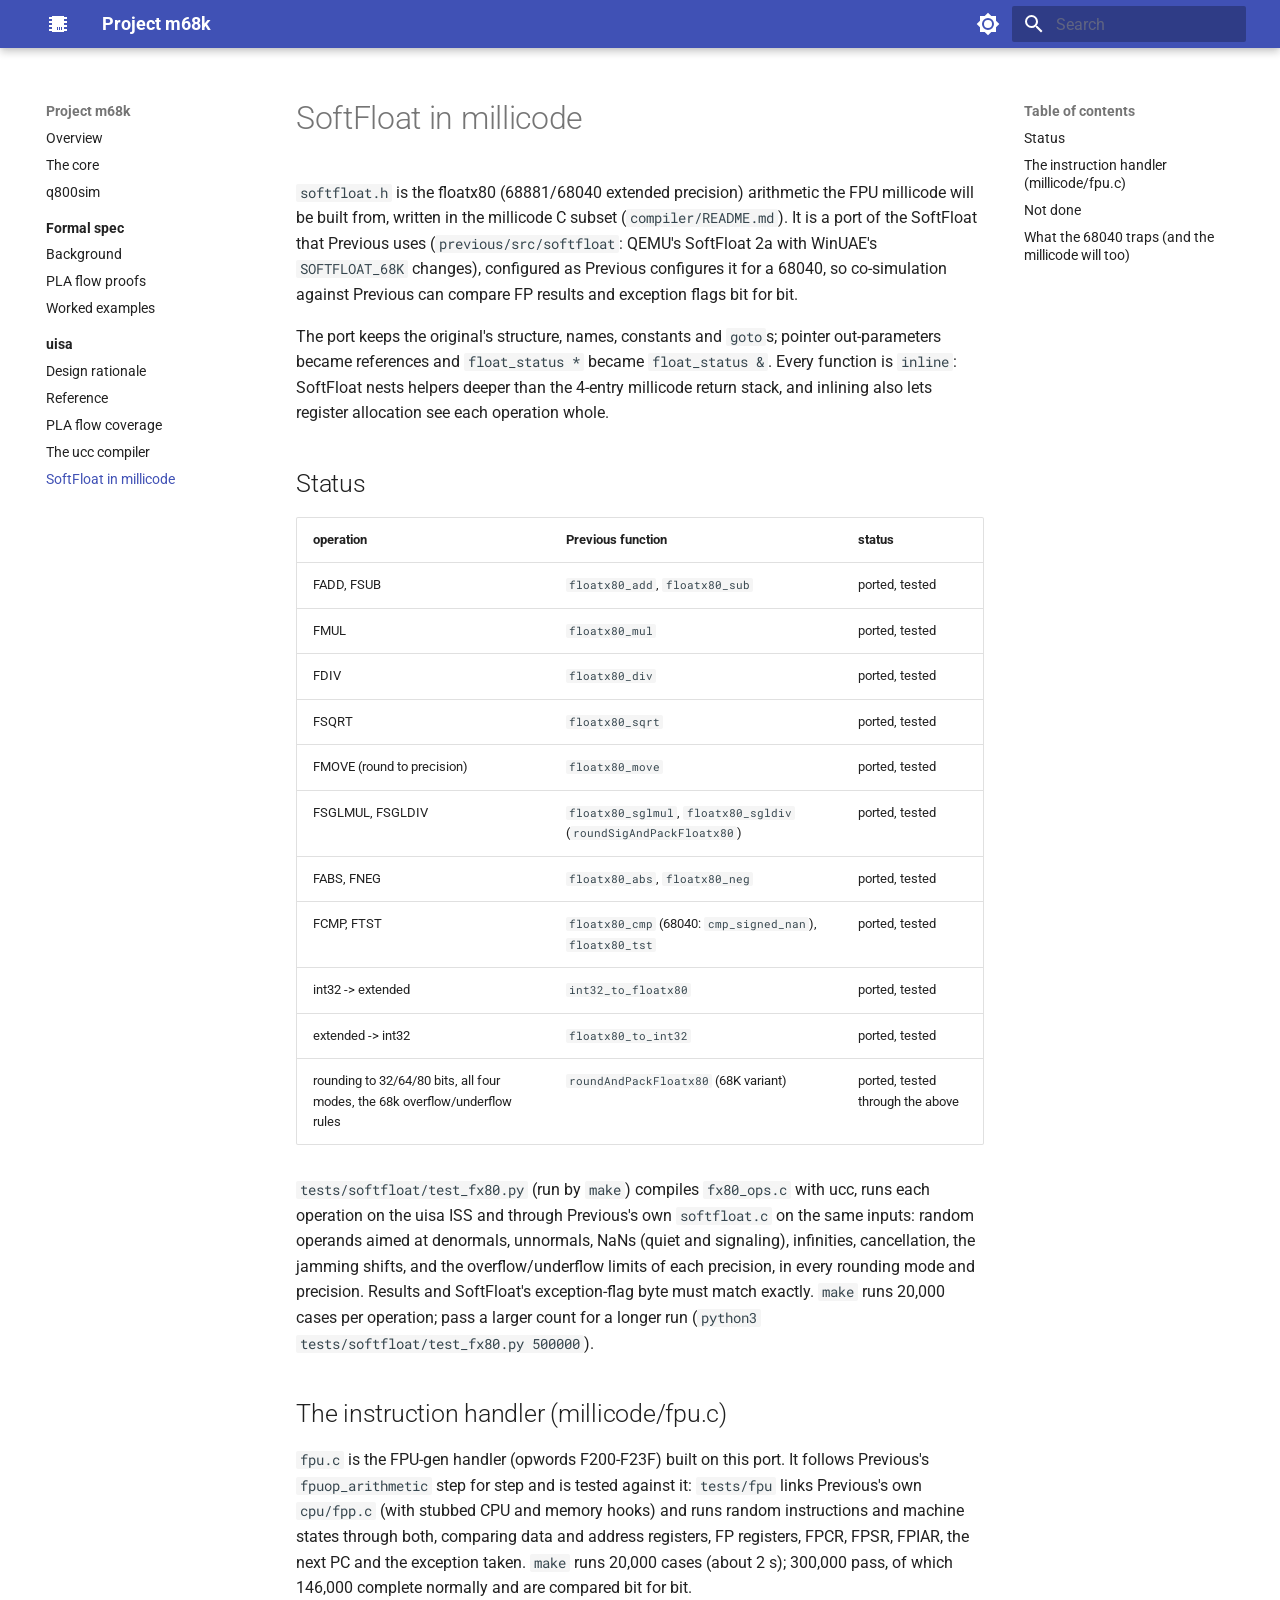
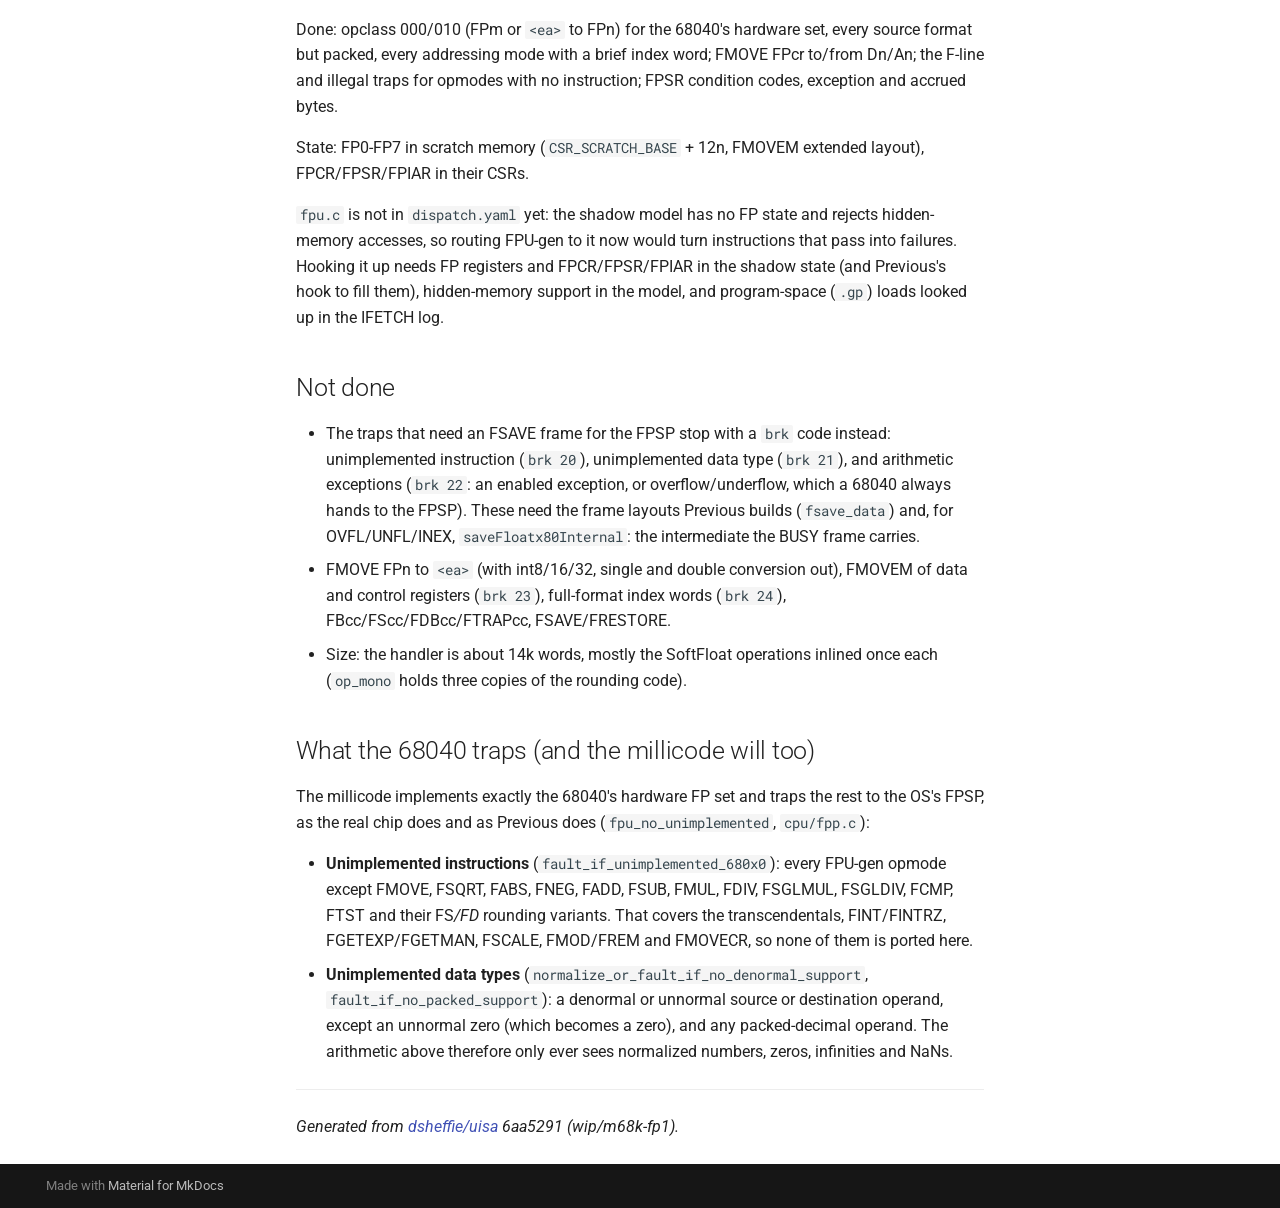
<file: uisa/softfloat/index.html>
<!doctype html>
<html lang="en" class="no-js">
  <head>
    
      <meta charset="utf-8">
      <meta name="viewport" content="width=device-width,initial-scale=1">
      
        <meta name="description" content="A 68040 on an out-of-order core: the uisa micro-op ISA, its millicode and compiler, the core, and the q800sim reference simulator.">
      
      
      
        <link rel="canonical" href="https://dsheffie.github.io/m68k-project/uisa/softfloat/">
      
      
        <link rel="prev" href="../ucc/">
      
      
      
        
      
      
      <link rel="icon" href="../../assets/images/favicon.png">
      <meta name="generator" content="mkdocs-1.6.1, mkdocs-material-9.8.2">
    
    
      
        <title>SoftFloat in millicode - Project m68k</title>
      
    
    
      <link rel="stylesheet" href="../../assets/stylesheets/main.57a0d79d.min.css">
      
        
        <link rel="stylesheet" href="../../assets/stylesheets/palette.fb2fffe2.min.css">
      
      


    
    
      
    
    
      
        
        
        <link rel="preconnect" href="https://fonts.gstatic.com" crossorigin>
        <link rel="stylesheet" href="https://fonts.googleapis.com/css?family=Roboto:300,300i,400,400i,700,700i%7CRoboto+Mono:400,400i,700,700i&display=fallback">
        <style>:root{--md-text-font:"Roboto";--md-code-font:"Roboto Mono"}</style>
      
    
    
      <link rel="stylesheet" href="../../stylesheets/extra.css">
    
    <script>__md_scope=new URL("../..",location),__md_hash=e=>[...e].reduce(((e,_)=>(e<<5)-e+_.charCodeAt(0)),0),__md_get=(e,_=localStorage,t=__md_scope)=>JSON.parse(_.getItem(t.pathname+"."+e)),__md_set=(e,_,t=localStorage,a=__md_scope)=>{try{t.setItem(a.pathname+"."+e,JSON.stringify(_))}catch(e){}}</script>
    
      

    
    
  </head>
  
  
    
    
      
    
    
    
    
    <body dir="ltr" data-md-color-scheme="default" data-md-color-primary="indigo" data-md-color-accent="amber">
  
    
    <input class="md-toggle" data-md-toggle="drawer" type="checkbox" id="__drawer" autocomplete="off">
    <input class="md-toggle" data-md-toggle="search" type="checkbox" id="__search" autocomplete="off">
    <label class="md-overlay" for="__drawer"></label>
    <div data-md-component="skip">
      
        
        <a href="#softfloat-in-millicode" class="md-skip">
          Skip to content
        </a>
      
    </div>
    <div data-md-component="announce">
      
    </div>
    
    
      

  

<header class="md-header md-header--shadow" data-md-component="header">
  <nav class="md-header__inner md-grid" aria-label="Header">
    <a href="../.." title="Project m68k" class="md-header__button md-logo" aria-label="Project m68k" data-md-component="logo">
      
  
  <svg xmlns="http://www.w3.org/2000/svg" viewBox="0 0 24 24"><path d="M6 4h12v1h3v2h-3v2h3v2h-3v2h3v2h-3v2h3v2h-3v1H6v-1H3v-2h3v-2H3v-2h3v-2H3V9h3V7H3V5h3zm5 11v3h1v-3zm2 0v3h1v-3zm2 0v3h1v-3z"/></svg>

    </a>
    <label class="md-header__button md-icon" for="__drawer">
      
      <svg xmlns="http://www.w3.org/2000/svg" viewBox="0 0 24 24"><path d="M3 6h18v2H3zm0 5h18v2H3zm0 5h18v2H3z"/></svg>
    </label>
    <div class="md-header__title" data-md-component="header-title">
      <div class="md-header__ellipsis">
        <div class="md-header__topic">
          <span class="md-ellipsis">
            Project m68k
          </span>
        </div>
        <div class="md-header__topic" data-md-component="header-topic">
          <span class="md-ellipsis">
            
              SoftFloat in millicode
            
          </span>
        </div>
      </div>
    </div>
    
      
        <form class="md-header__option" data-md-component="palette">
  
    
    
    
    <input class="md-option" data-md-color-media="" data-md-color-scheme="default" data-md-color-primary="indigo" data-md-color-accent="amber"  aria-label="Switch to dark mode"  type="radio" name="__palette" id="__palette_0">
    
      <label class="md-header__button md-icon" title="Switch to dark mode" for="__palette_1" hidden>
        <svg xmlns="http://www.w3.org/2000/svg" viewBox="0 0 24 24"><path d="M12 8a4 4 0 0 0-4 4 4 4 0 0 0 4 4 4 4 0 0 0 4-4 4 4 0 0 0-4-4m0 10a6 6 0 0 1-6-6 6 6 0 0 1 6-6 6 6 0 0 1 6 6 6 6 0 0 1-6 6m8-9.31V4h-4.69L12 .69 8.69 4H4v4.69L.69 12 4 15.31V20h4.69L12 23.31 15.31 20H20v-4.69L23.31 12z"/></svg>
      </label>
    
  
    
    
    
    <input class="md-option" data-md-color-media="" data-md-color-scheme="slate" data-md-color-primary="indigo" data-md-color-accent="amber"  aria-label="Switch to light mode"  type="radio" name="__palette" id="__palette_1">
    
      <label class="md-header__button md-icon" title="Switch to light mode" for="__palette_0" hidden>
        <svg xmlns="http://www.w3.org/2000/svg" viewBox="0 0 24 24"><path d="M12 18c-.89 0-1.74-.2-2.5-.55C11.56 16.5 13 14.42 13 12s-1.44-4.5-3.5-5.45C10.26 6.2 11.11 6 12 6a6 6 0 0 1 6 6 6 6 0 0 1-6 6m8-9.31V4h-4.69L12 .69 8.69 4H4v4.69L.69 12 4 15.31V20h4.69L12 23.31 15.31 20H20v-4.69L23.31 12z"/></svg>
      </label>
    
  
</form>
      
    
    
      <script>var palette=__md_get("__palette");if(palette&&palette.color){if("(prefers-color-scheme)"===palette.color.media){var media=matchMedia("(prefers-color-scheme: light)"),input=document.querySelector(media.matches?"[data-md-color-media='(prefers-color-scheme: light)']":"[data-md-color-media='(prefers-color-scheme: dark)']");palette.color.media=input.getAttribute("data-md-color-media"),palette.color.scheme=input.getAttribute("data-md-color-scheme"),palette.color.primary=input.getAttribute("data-md-color-primary"),palette.color.accent=input.getAttribute("data-md-color-accent")}for(var[key,value]of Object.entries(palette.color))document.body.setAttribute("data-md-color-"+key,value)}</script>
    
    
    
      
      
        <label class="md-header__button md-icon" for="__search">
          
          <svg xmlns="http://www.w3.org/2000/svg" viewBox="0 0 24 24"><path d="M9.5 3A6.5 6.5 0 0 1 16 9.5c0 1.61-.59 3.09-1.56 4.23l.27.27h.79l5 5-1.5 1.5-5-5v-.79l-.27-.27A6.52 6.52 0 0 1 9.5 16 6.5 6.5 0 0 1 3 9.5 6.5 6.5 0 0 1 9.5 3m0 2C7 5 5 7 5 9.5S7 14 9.5 14 14 12 14 9.5 12 5 9.5 5"/></svg>
        </label>
        <div class="md-search" data-md-component="search" role="dialog">
  <label class="md-search__overlay" for="__search"></label>
  <div class="md-search__inner" role="search">
    <form class="md-search__form" name="search">
      <input type="text" class="md-search__input" name="query" aria-label="Search" placeholder="Search" autocapitalize="off" autocorrect="off" autocomplete="off" spellcheck="false" data-md-component="search-query" required>
      <label class="md-search__icon md-icon" for="__search">
        
        <svg xmlns="http://www.w3.org/2000/svg" viewBox="0 0 24 24"><path d="M9.5 3A6.5 6.5 0 0 1 16 9.5c0 1.61-.59 3.09-1.56 4.23l.27.27h.79l5 5-1.5 1.5-5-5v-.79l-.27-.27A6.52 6.52 0 0 1 9.5 16 6.5 6.5 0 0 1 3 9.5 6.5 6.5 0 0 1 9.5 3m0 2C7 5 5 7 5 9.5S7 14 9.5 14 14 12 14 9.5 12 5 9.5 5"/></svg>
        
        <svg xmlns="http://www.w3.org/2000/svg" viewBox="0 0 24 24"><path d="M20 11v2H8l5.5 5.5-1.42 1.42L4.16 12l7.92-7.92L13.5 5.5 8 11z"/></svg>
      </label>
      <nav class="md-search__options" aria-label="Search">
        
        <button type="reset" class="md-search__icon md-icon" title="Clear" aria-label="Clear" tabindex="-1">
          
          <svg xmlns="http://www.w3.org/2000/svg" viewBox="0 0 24 24"><path d="M19 6.41 17.59 5 12 10.59 6.41 5 5 6.41 10.59 12 5 17.59 6.41 19 12 13.41 17.59 19 19 17.59 13.41 12z"/></svg>
        </button>
      </nav>
      
    </form>
    <div class="md-search__output">
      <div class="md-search__scrollwrap" tabindex="0" data-md-scrollfix>
        <div class="md-search-result" data-md-component="search-result">
          <div class="md-search-result__meta">
            Initializing search
          </div>
          <ol class="md-search-result__list" role="presentation"></ol>
        </div>
      </div>
    </div>
  </div>
</div>
      
    
    
  </nav>
  
</header>
    
    <div class="md-container" data-md-component="container">
      
      
        
          
        
      
      <main class="md-main" data-md-component="main">
        <div class="md-main__inner md-grid">
          
            
              
              <div class="md-sidebar md-sidebar--primary" data-md-component="sidebar" data-md-type="navigation" >
                <div class="md-sidebar__scrollwrap">
                  <div class="md-sidebar__inner">
                    



<nav class="md-nav md-nav--primary" aria-label="Navigation" data-md-level="0">
  <label class="md-nav__title" for="__drawer">
    <a href="../.." title="Project m68k" class="md-nav__button md-logo" aria-label="Project m68k" data-md-component="logo">
      
  
  <svg xmlns="http://www.w3.org/2000/svg" viewBox="0 0 24 24"><path d="M6 4h12v1h3v2h-3v2h3v2h-3v2h3v2h-3v2h3v2h-3v1H6v-1H3v-2h3v-2H3v-2h3v-2H3V9h3V7H3V5h3zm5 11v3h1v-3zm2 0v3h1v-3zm2 0v3h1v-3z"/></svg>

    </a>
    Project m68k
  </label>
  
  <ul class="md-nav__list" data-md-scrollfix>
    
      
      
  
  
  
  
    <li class="md-nav__item">
      <a href="../.." class="md-nav__link">
        
  
  
  <span class="md-ellipsis">
    
  
    Overview
  

    
  </span>
  
  

      </a>
    </li>
  

    
      
      
  
  
  
  
    <li class="md-nav__item">
      <a href="../../core/" class="md-nav__link">
        
  
  
  <span class="md-ellipsis">
    
  
    The core
  

    
  </span>
  
  

      </a>
    </li>
  

    
      
      
  
  
  
  
    <li class="md-nav__item">
      <a href="../../q800sim/" class="md-nav__link">
        
  
  
  <span class="md-ellipsis">
    
  
    q800sim
  

    
  </span>
  
  

      </a>
    </li>
  

    
      
      
  
  
  
  
    
    
      
        
          
        
      
        
      
        
      
        
      
    
    
    
      
        
        
      
    
    
    <li class="md-nav__item md-nav__item--section md-nav__item--nested">
      
        
        
        <input class="md-nav__toggle md-toggle " type="checkbox" id="__nav_4" >
        
          
          <div class="md-nav__link md-nav__container">
            <a href="../../formal-spec/" class="md-nav__link ">
              
  
  
  <span class="md-ellipsis">
    
  
    Formal spec
  

    
  </span>
  
  

            </a>
            
              
              <label class="md-nav__link " for="__nav_4" id="__nav_4_label" tabindex="">
                <span class="md-nav__icon md-icon"></span>
              </label>
            
          </div>
        
        <nav class="md-nav" data-md-level="1" aria-labelledby="__nav_4_label" aria-expanded="false">
          <label class="md-nav__title" for="__nav_4">
            <span class="md-nav__icon md-icon"></span>
            
  
    Formal spec
  

          </label>
          <ul class="md-nav__list" data-md-scrollfix>
            
              
            
              
                
  
  
  
  
    <li class="md-nav__item">
      <a href="../../formal-spec/background/" class="md-nav__link">
        
  
  
  <span class="md-ellipsis">
    
  
    Background
  

    
  </span>
  
  

      </a>
    </li>
  

              
            
              
                
  
  
  
  
    <li class="md-nav__item">
      <a href="../../formal-spec/pla/" class="md-nav__link">
        
  
  
  <span class="md-ellipsis">
    
  
    PLA flow proofs
  

    
  </span>
  
  

      </a>
    </li>
  

              
            
              
                
  
  
  
  
    <li class="md-nav__item">
      <a href="../../formal-spec/examples/" class="md-nav__link">
        
  
  
  <span class="md-ellipsis">
    
  
    Worked examples
  

    
  </span>
  
  

      </a>
    </li>
  

              
            
          </ul>
        </nav>
      
    </li>
  

    
      
      
  
  
    
  
  
  
    
    
      
        
          
        
      
        
      
        
      
        
      
        
      
        
      
    
    
    
      
        
        
      
    
    
    <li class="md-nav__item md-nav__item--active md-nav__item--section md-nav__item--nested">
      
        
        
        <input class="md-nav__toggle md-toggle " type="checkbox" id="__nav_5" checked>
        
          
          <div class="md-nav__link md-nav__container">
            <a href="../" class="md-nav__link ">
              
  
  
  <span class="md-ellipsis">
    
  
    uisa
  

    
  </span>
  
  

            </a>
            
              
              <label class="md-nav__link " for="__nav_5" id="__nav_5_label" tabindex="">
                <span class="md-nav__icon md-icon"></span>
              </label>
            
          </div>
        
        <nav class="md-nav" data-md-level="1" aria-labelledby="__nav_5_label" aria-expanded="true">
          <label class="md-nav__title" for="__nav_5">
            <span class="md-nav__icon md-icon"></span>
            
  
    uisa
  

          </label>
          <ul class="md-nav__list" data-md-scrollfix>
            
              
            
              
                
  
  
  
  
    <li class="md-nav__item">
      <a href="../rationale/" class="md-nav__link">
        
  
  
  <span class="md-ellipsis">
    
  
    Design rationale
  

    
  </span>
  
  

      </a>
    </li>
  

              
            
              
                
  
  
  
  
    <li class="md-nav__item">
      <a href="../reference/" class="md-nav__link">
        
  
  
  <span class="md-ellipsis">
    
  
    Reference
  

    
  </span>
  
  

      </a>
    </li>
  

              
            
              
                
  
  
  
  
    <li class="md-nav__item">
      <a href="../flows/" class="md-nav__link">
        
  
  
  <span class="md-ellipsis">
    
  
    PLA flow coverage
  

    
  </span>
  
  

      </a>
    </li>
  

              
            
              
                
  
  
  
  
    <li class="md-nav__item">
      <a href="../ucc/" class="md-nav__link">
        
  
  
  <span class="md-ellipsis">
    
  
    The ucc compiler
  

    
  </span>
  
  

      </a>
    </li>
  

              
            
              
                
  
  
    
  
  
  
    <li class="md-nav__item md-nav__item--active">
      
      <input class="md-nav__toggle md-toggle" type="checkbox" id="__toc">
      
      
        
      
      
        <label class="md-nav__link md-nav__link--active" for="__toc">
          
  
  
  <span class="md-ellipsis">
    
  
    SoftFloat in millicode
  

    
  </span>
  
  

          <span class="md-nav__icon md-icon"></span>
        </label>
      
      <a href="./" class="md-nav__link md-nav__link--active">
        
  
  
  <span class="md-ellipsis">
    
  
    SoftFloat in millicode
  

    
  </span>
  
  

      </a>
      
        

<nav class="md-nav md-nav--secondary" aria-label="Table of contents">
  
  
  
    
  
  
    <label class="md-nav__title" for="__toc">
      <span class="md-nav__icon md-icon"></span>
      Table of contents
    </label>
    <ul class="md-nav__list" data-md-component="toc" data-md-scrollfix>
      
        <li class="md-nav__item">
  <a href="#status" class="md-nav__link">
    <span class="md-ellipsis">
      
        Status
      
    </span>
  </a>
  
</li>
      
        <li class="md-nav__item">
  <a href="#the-instruction-handler-millicodefpuc" class="md-nav__link">
    <span class="md-ellipsis">
      
        The instruction handler (millicode/fpu.c)
      
    </span>
  </a>
  
</li>
      
        <li class="md-nav__item">
  <a href="#not-done" class="md-nav__link">
    <span class="md-ellipsis">
      
        Not done
      
    </span>
  </a>
  
</li>
      
        <li class="md-nav__item">
  <a href="#what-the-68040-traps-and-the-millicode-will-too" class="md-nav__link">
    <span class="md-ellipsis">
      
        What the 68040 traps (and the millicode will too)
      
    </span>
  </a>
  
</li>
      
    </ul>
  
</nav>
      
    </li>
  

              
            
          </ul>
        </nav>
      
    </li>
  

    
  </ul>
</nav>
                  </div>
                </div>
              </div>
            
            
              
              <div class="md-sidebar md-sidebar--secondary" data-md-component="sidebar" data-md-type="toc" >
                <div class="md-sidebar__scrollwrap">
                  <div class="md-sidebar__inner">
                    

<nav class="md-nav md-nav--secondary" aria-label="Table of contents">
  
  
  
    
  
  
    <label class="md-nav__title" for="__toc">
      <span class="md-nav__icon md-icon"></span>
      Table of contents
    </label>
    <ul class="md-nav__list" data-md-component="toc" data-md-scrollfix>
      
        <li class="md-nav__item">
  <a href="#status" class="md-nav__link">
    <span class="md-ellipsis">
      
        Status
      
    </span>
  </a>
  
</li>
      
        <li class="md-nav__item">
  <a href="#the-instruction-handler-millicodefpuc" class="md-nav__link">
    <span class="md-ellipsis">
      
        The instruction handler (millicode/fpu.c)
      
    </span>
  </a>
  
</li>
      
        <li class="md-nav__item">
  <a href="#not-done" class="md-nav__link">
    <span class="md-ellipsis">
      
        Not done
      
    </span>
  </a>
  
</li>
      
        <li class="md-nav__item">
  <a href="#what-the-68040-traps-and-the-millicode-will-too" class="md-nav__link">
    <span class="md-ellipsis">
      
        What the 68040 traps (and the millicode will too)
      
    </span>
  </a>
  
</li>
      
    </ul>
  
</nav>
                  </div>
                </div>
              </div>
            
          
          
            <div class="md-content" data-md-component="content">
              
              <article class="md-content__inner md-typeset">
                
                  



<h1 id="softfloat-in-millicode">SoftFloat in millicode<a class="headerlink" href="#softfloat-in-millicode" title="Permanent link">&para;</a></h1>
<p><code>softfloat.h</code> is the floatx80 (68881/68040 extended precision) arithmetic the
FPU millicode will be built from, written in the millicode C subset
(<code>compiler/README.md</code>). It is a port of the SoftFloat that Previous uses
(<code>previous/src/softfloat</code>: QEMU's SoftFloat 2a with WinUAE's <code>SOFTFLOAT_68K</code>
changes), configured as Previous configures it for a 68040, so co-simulation
against Previous can compare FP results and exception flags bit for bit.</p>
<p>The port keeps the original's structure, names, constants and <code>goto</code>s;
pointer out-parameters became references and <code>float_status *</code> became
<code>float_status &amp;</code>. Every function is <code>inline</code>: SoftFloat nests helpers deeper
than the 4-entry millicode return stack, and inlining also lets register
allocation see each operation whole.</p>
<h2 id="status">Status<a class="headerlink" href="#status" title="Permanent link">&para;</a></h2>
<table>
<thead>
<tr>
<th>operation</th>
<th>Previous function</th>
<th>status</th>
</tr>
</thead>
<tbody>
<tr>
<td>FADD, FSUB</td>
<td><code>floatx80_add</code>, <code>floatx80_sub</code></td>
<td>ported, tested</td>
</tr>
<tr>
<td>FMUL</td>
<td><code>floatx80_mul</code></td>
<td>ported, tested</td>
</tr>
<tr>
<td>FDIV</td>
<td><code>floatx80_div</code></td>
<td>ported, tested</td>
</tr>
<tr>
<td>FSQRT</td>
<td><code>floatx80_sqrt</code></td>
<td>ported, tested</td>
</tr>
<tr>
<td>FMOVE (round to precision)</td>
<td><code>floatx80_move</code></td>
<td>ported, tested</td>
</tr>
<tr>
<td>FSGLMUL, FSGLDIV</td>
<td><code>floatx80_sglmul</code>, <code>floatx80_sgldiv</code> (<code>roundSigAndPackFloatx80</code>)</td>
<td>ported, tested</td>
</tr>
<tr>
<td>FABS, FNEG</td>
<td><code>floatx80_abs</code>, <code>floatx80_neg</code></td>
<td>ported, tested</td>
</tr>
<tr>
<td>FCMP, FTST</td>
<td><code>floatx80_cmp</code> (68040: <code>cmp_signed_nan</code>), <code>floatx80_tst</code></td>
<td>ported, tested</td>
</tr>
<tr>
<td>int32 -&gt; extended</td>
<td><code>int32_to_floatx80</code></td>
<td>ported, tested</td>
</tr>
<tr>
<td>extended -&gt; int32</td>
<td><code>floatx80_to_int32</code></td>
<td>ported, tested</td>
</tr>
<tr>
<td>rounding to 32/64/80 bits, all four modes, the 68k overflow/underflow rules</td>
<td><code>roundAndPackFloatx80</code> (68K variant)</td>
<td>ported, tested through the above</td>
</tr>
</tbody>
</table>
<p><code>tests/softfloat/test_fx80.py</code> (run by <code>make</code>) compiles <code>fx80_ops.c</code> with
ucc, runs each operation on the uisa ISS and through Previous's own
<code>softfloat.c</code> on the same inputs: random operands aimed at denormals,
unnormals, NaNs (quiet and signaling), infinities, cancellation, the jamming
shifts, and the overflow/underflow limits of each precision, in every
rounding mode and precision. Results and SoftFloat's exception-flag byte must
match exactly. <code>make</code> runs 20,000 cases per operation; pass a larger count
for a longer run (<code>python3 tests/softfloat/test_fx80.py 500000</code>).</p>
<h2 id="the-instruction-handler-millicodefpuc">The instruction handler (millicode/fpu.c)<a class="headerlink" href="#the-instruction-handler-millicodefpuc" title="Permanent link">&para;</a></h2>
<p><code>fpu.c</code> is the FPU-gen handler (opwords F200-F23F) built on this port. It
follows Previous's <code>fpuop_arithmetic</code> step for step and is tested against it:
<code>tests/fpu</code> links Previous's own <code>cpu/fpp.c</code> (with stubbed CPU and memory
hooks) and runs random instructions and machine states through both, comparing
data and address registers, FP registers, FPCR, FPSR, FPIAR, the next PC and
the exception taken. <code>make</code> runs 20,000 cases (about 2 s); 300,000 pass, of
which 146,000 complete normally and are compared bit for bit.</p>
<p>Done: opclass 000/010 (FPm or <code>&lt;ea&gt;</code> to FPn) for the 68040's hardware set,
every source format but packed, every addressing mode with a brief index
word; FMOVE FPcr to/from Dn/An; the F-line and illegal traps for opmodes
with no instruction; FPSR condition codes, exception and accrued bytes.</p>
<p>State: FP0-FP7 in scratch memory (<code>CSR_SCRATCH_BASE</code> + 12n, FMOVEM extended
layout), FPCR/FPSR/FPIAR in their CSRs.</p>
<p><code>fpu.c</code> is not in <code>dispatch.yaml</code> yet: the shadow model has no FP state and
rejects hidden-memory accesses, so routing FPU-gen to it now would turn
instructions that pass into failures. Hooking it up needs FP registers and
FPCR/FPSR/FPIAR in the shadow state (and Previous's hook to fill them),
hidden-memory support in the model, and program-space (<code>.gp</code>) loads looked
up in the IFETCH log.</p>
<h2 id="not-done">Not done<a class="headerlink" href="#not-done" title="Permanent link">&para;</a></h2>
<ul>
<li>The traps that need an FSAVE frame for the FPSP stop with a <code>brk</code> code
  instead: unimplemented instruction (<code>brk 20</code>), unimplemented data type
  (<code>brk 21</code>), and arithmetic exceptions (<code>brk 22</code>: an enabled exception, or
  overflow/underflow, which a 68040 always hands to the FPSP). These need the
  frame layouts Previous builds (<code>fsave_data</code>) and, for OVFL/UNFL/INEX,
  <code>saveFloatx80Internal</code>: the intermediate the BUSY frame carries.</li>
<li>FMOVE FPn to <code>&lt;ea&gt;</code> (with int8/16/32, single and double conversion out),
  FMOVEM of data and control registers (<code>brk 23</code>), full-format index words
  (<code>brk 24</code>), FBcc/FScc/FDBcc/FTRAPcc, FSAVE/FRESTORE.</li>
<li>Size: the handler is about 14k words, mostly the SoftFloat operations
  inlined once each (<code>op_mono</code> holds three copies of the rounding code).</li>
</ul>
<h2 id="what-the-68040-traps-and-the-millicode-will-too">What the 68040 traps (and the millicode will too)<a class="headerlink" href="#what-the-68040-traps-and-the-millicode-will-too" title="Permanent link">&para;</a></h2>
<p>The millicode implements exactly the 68040's hardware FP set and traps the
rest to the OS's FPSP, as the real chip does and as Previous does
(<code>fpu_no_unimplemented</code>, <code>cpu/fpp.c</code>):</p>
<ul>
<li><strong>Unimplemented instructions</strong> (<code>fault_if_unimplemented_680x0</code>): every
  FPU-gen opmode except FMOVE, FSQRT, FABS, FNEG, FADD, FSUB, FMUL, FDIV,
  FSGLMUL, FSGLDIV, FCMP, FTST and their FS<em>/FD</em> rounding variants. That
  covers the transcendentals, FINT/FINTRZ, FGETEXP/FGETMAN, FSCALE,
  FMOD/FREM and FMOVECR, so none of them is ported here.</li>
<li><strong>Unimplemented data types</strong> (<code>normalize_or_fault_if_no_denormal_support</code>,
  <code>fault_if_no_packed_support</code>): a denormal or unnormal source or
  destination operand, except an unnormal zero (which becomes a zero), and
  any packed-decimal operand. The arithmetic above therefore only ever sees
  normalized numbers, zeros, infinities and NaNs.</li>
</ul>
<hr />
<p><em>Generated from <a href="https://github.com/dsheffie/uisa/tree/6aa5291">dsheffie/uisa</a> 6aa5291 (wip/m68k-fp1).</em></p>












                
              </article>
            </div>
          
          
<script>var target=document.getElementById(location.hash.slice(1));target&&target.name&&(target.checked=target.name.startsWith("__tabbed_"))</script>
        </div>
        
          <button type="button" class="md-top md-icon" data-md-component="top" hidden>
  
  <svg xmlns="http://www.w3.org/2000/svg" viewBox="0 0 24 24"><path d="M13 20h-2V8l-5.5 5.5-1.42-1.42L12 4.16l7.92 7.92-1.42 1.42L13 8z"/></svg>
  Back to top
</button>
        
      </main>
      
        <footer class="md-footer">
  
  <div class="md-footer-meta md-typeset">
    <div class="md-footer-meta__inner md-grid">
      <div class="md-copyright">
  
  
    Made with
    <a href="https://squidfunk.github.io/mkdocs-material/" target="_blank" rel="noopener">
      Material for MkDocs
    </a>
  
</div>
      
    </div>
  </div>
</footer>
      
    </div>
    <div class="md-dialog" data-md-component="dialog">
      <div class="md-dialog__inner md-typeset"></div>
    </div>
    
    
    
      
      
      <script id="__config" type="application/json">{"annotate": null, "base": "../..", "features": ["navigation.sections", "navigation.top", "navigation.indexes", "navigation.tracking", "toc.follow", "content.code.copy"], "search": "../../assets/javascripts/workers/search.a7633da7.min.js", "tags": null, "translations": {"clipboard.copied": "Copied to clipboard", "clipboard.copy": "Copy to clipboard", "search.result.more.one": "1 more on this page", "search.result.more.other": "# more on this page", "search.result.none": "No matching documents", "search.result.one": "1 matching document", "search.result.other": "# matching documents", "search.result.placeholder": "Type to start searching", "search.result.term.missing": "Missing", "select.version": "Select version"}, "version": null}</script>
    
    
      <script src="../../assets/javascripts/bundle.a5f9d56c.min.js"></script>
      
    
  </body>
</html>
</file>
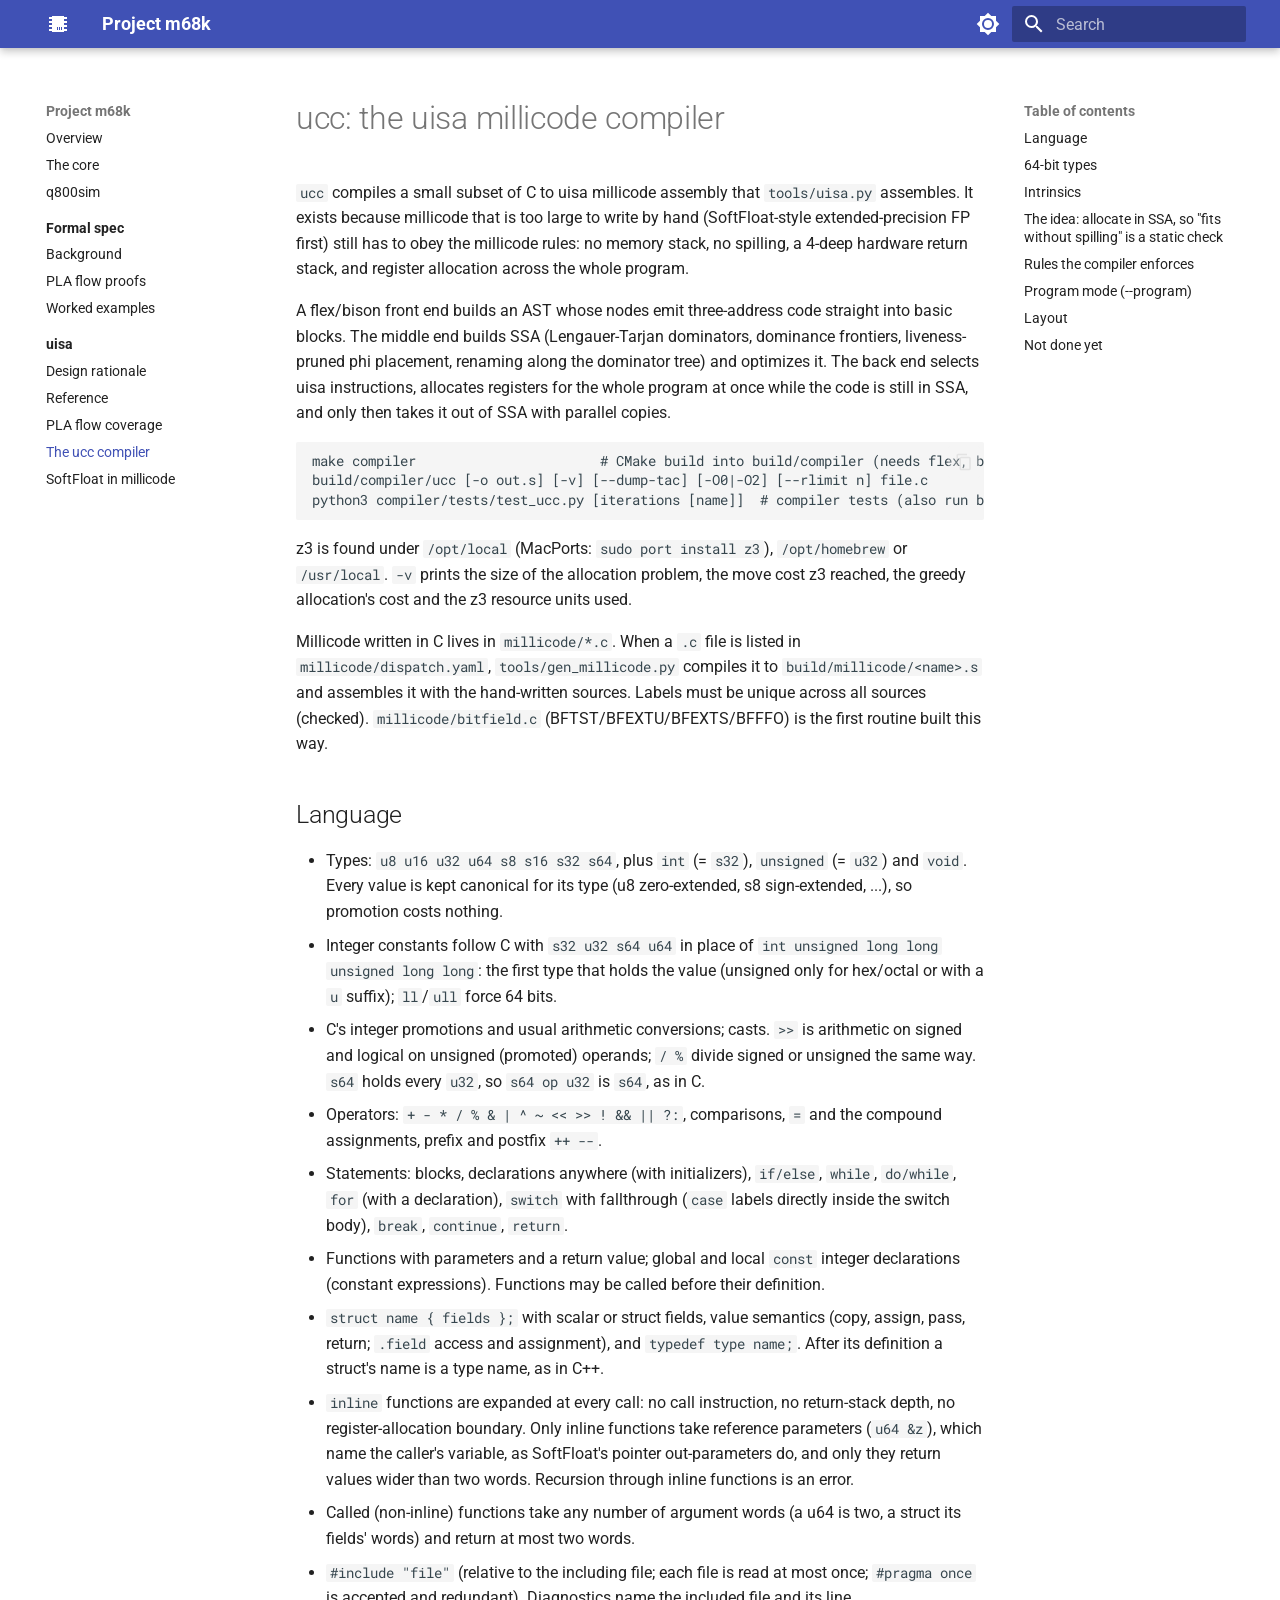
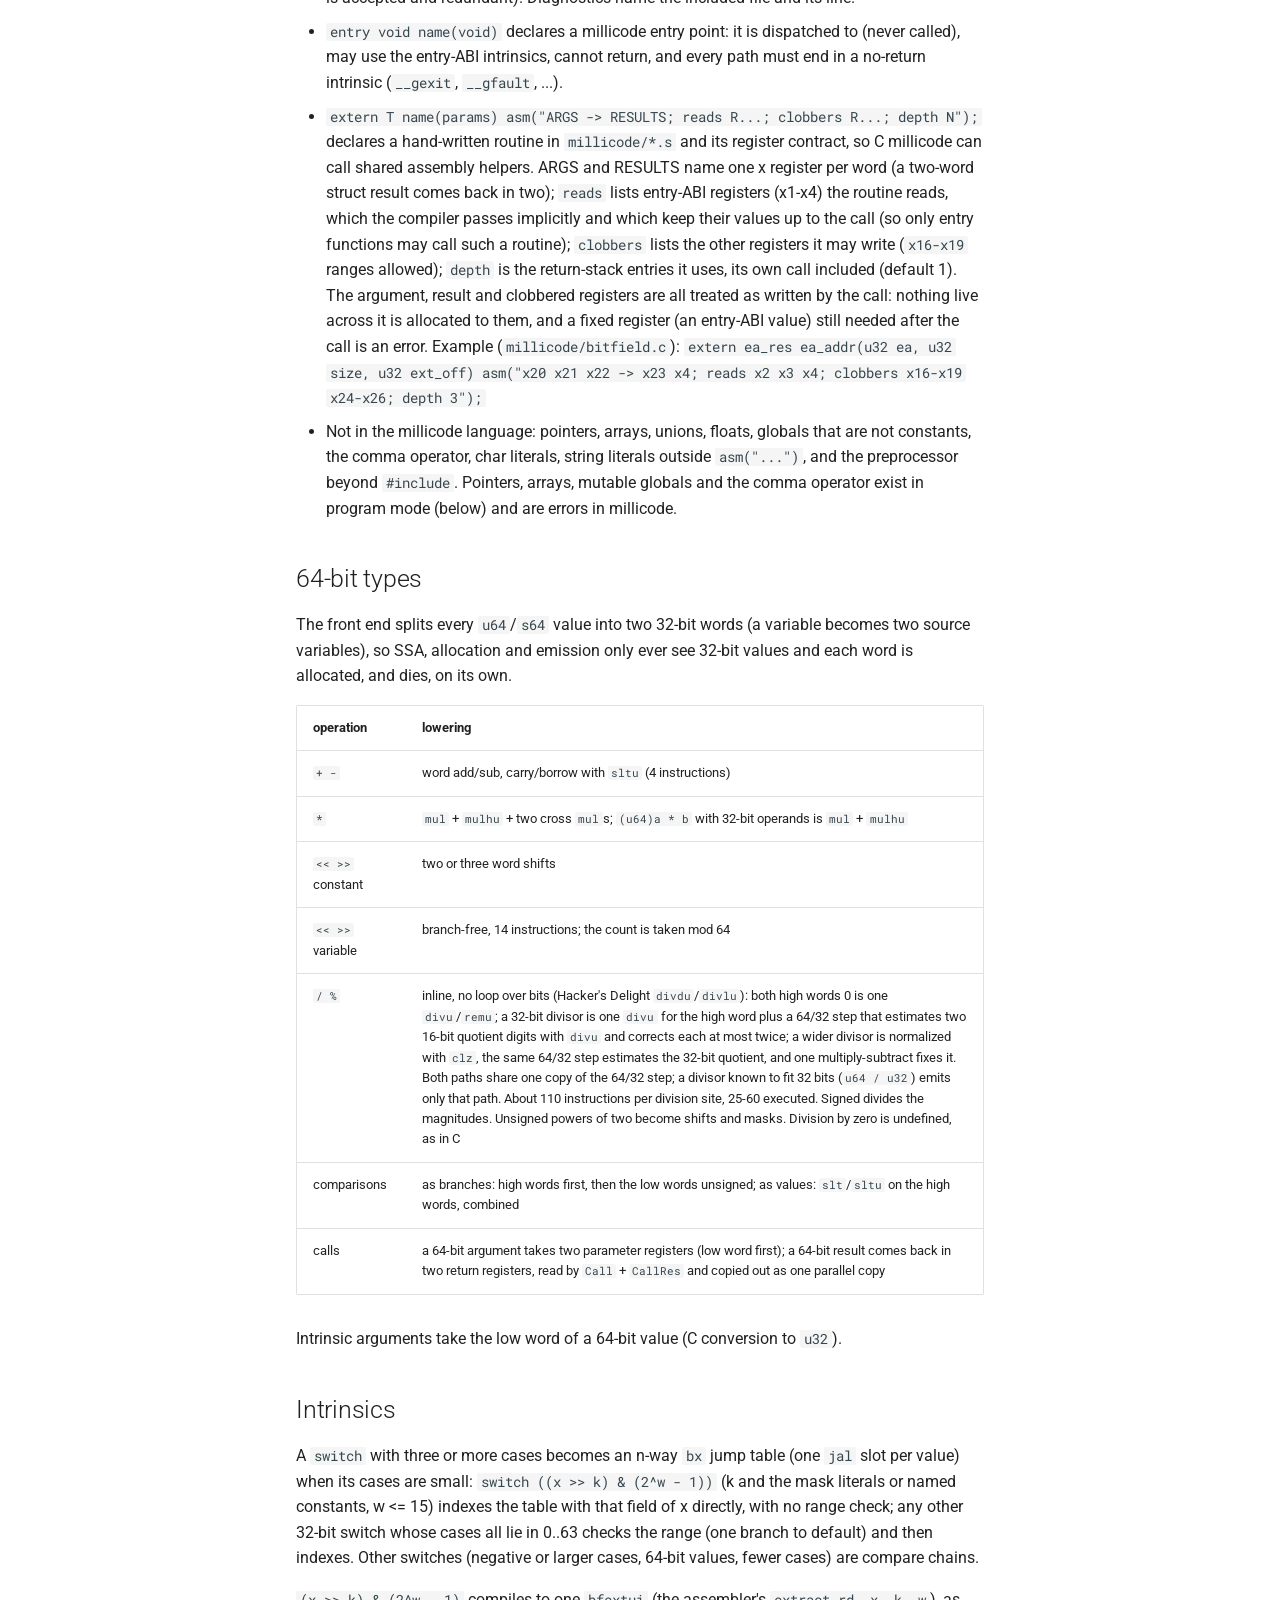
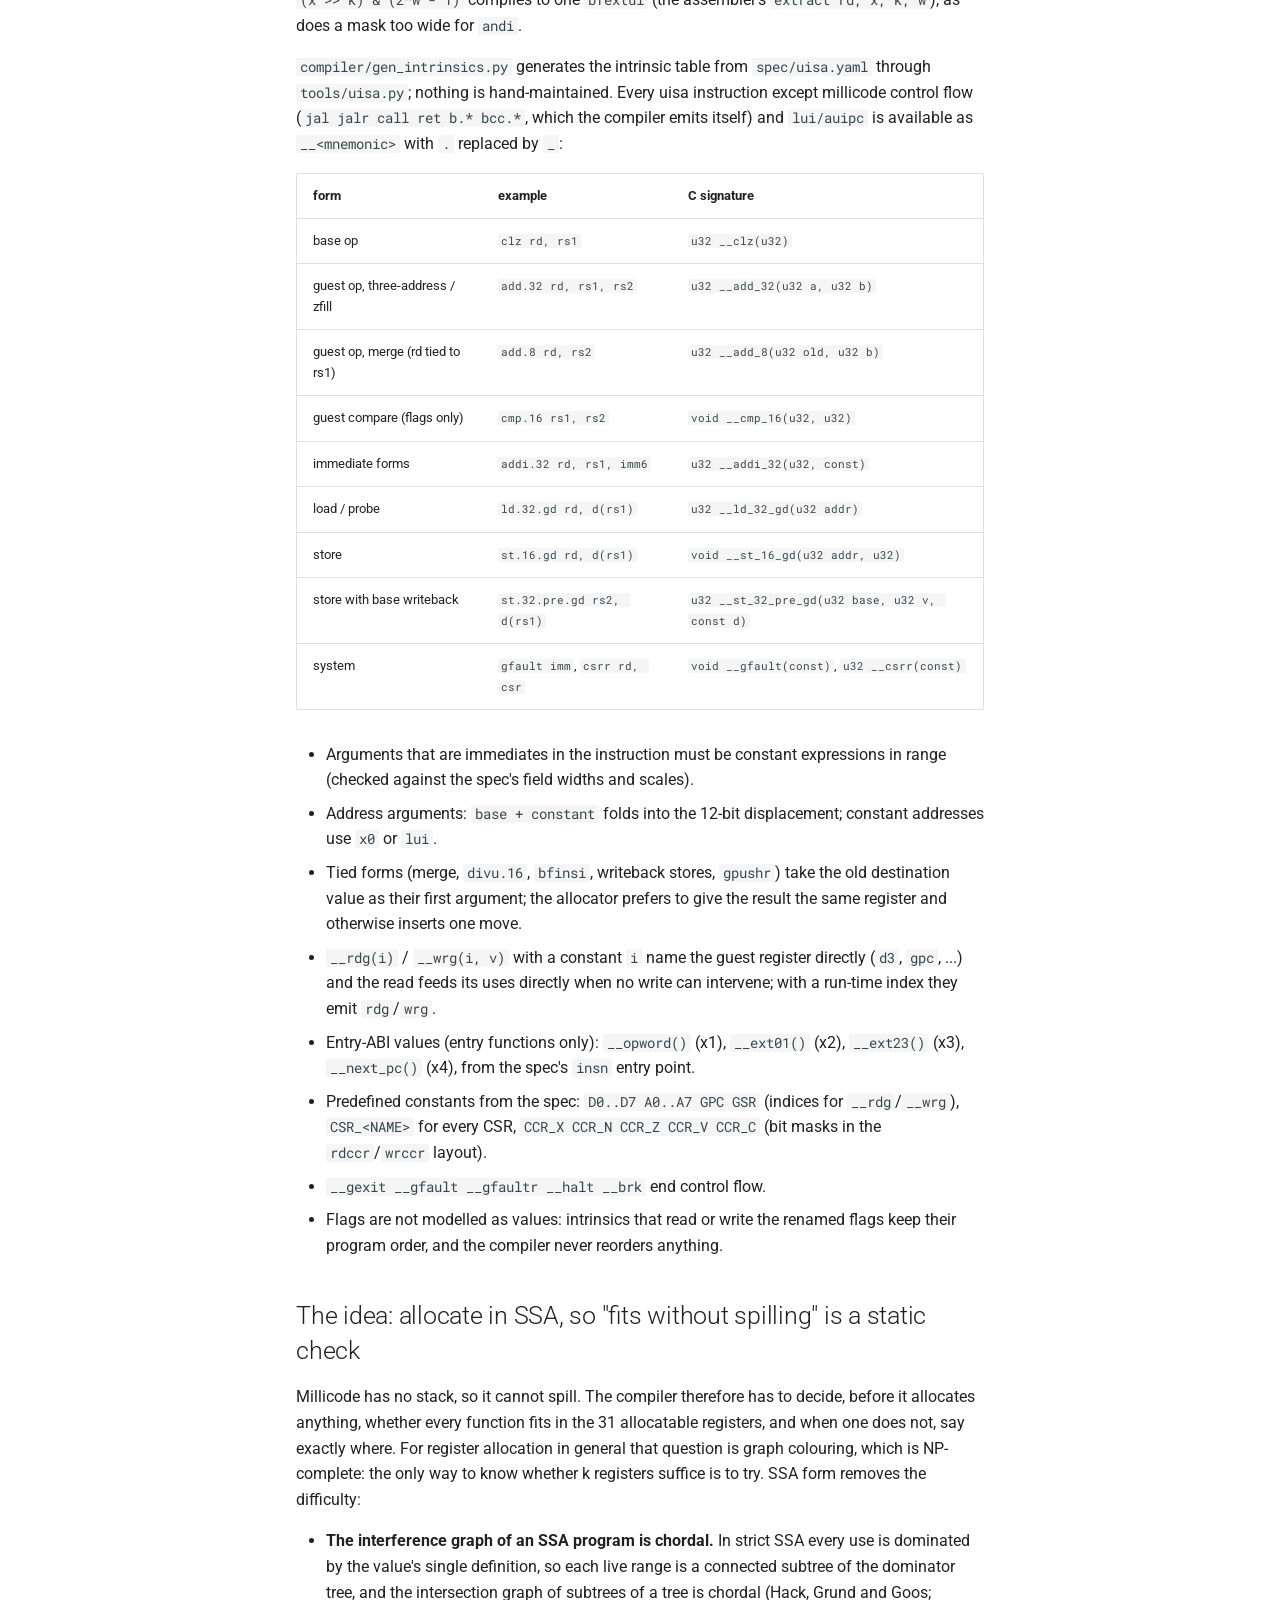
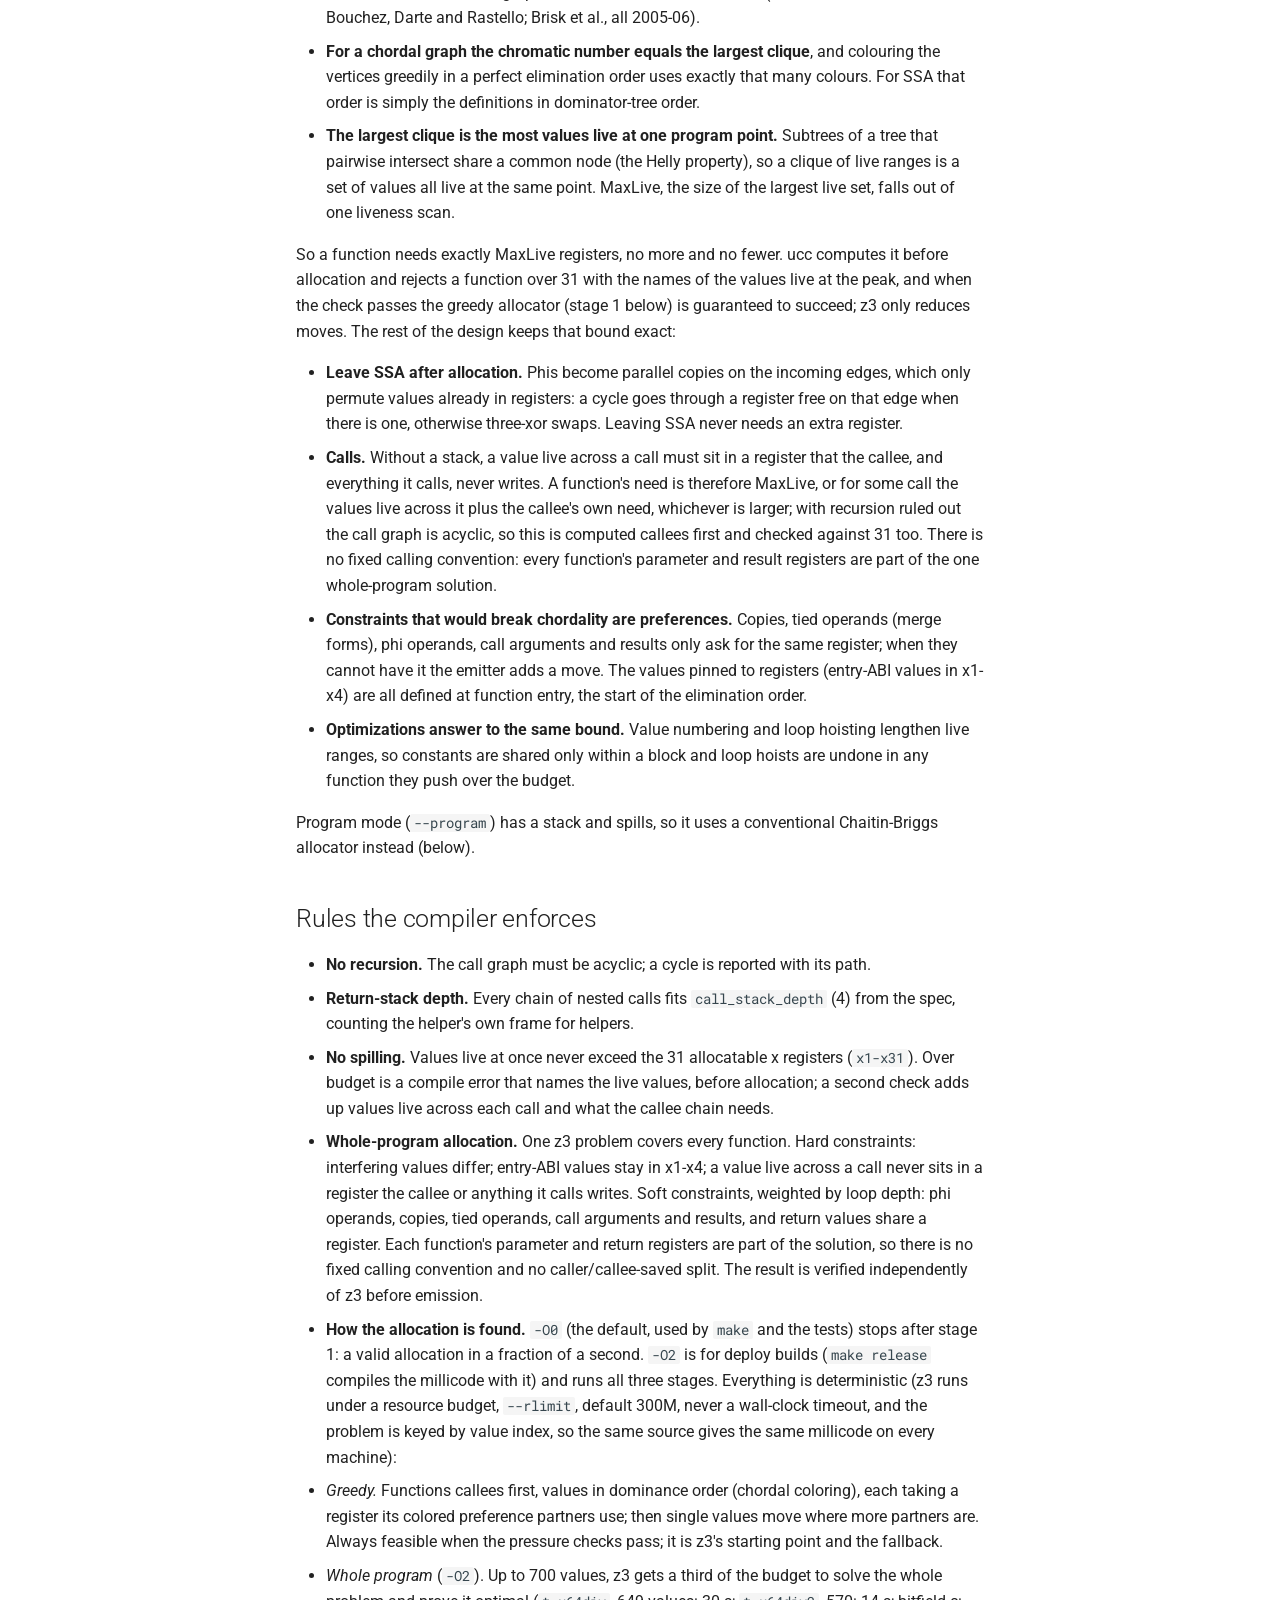
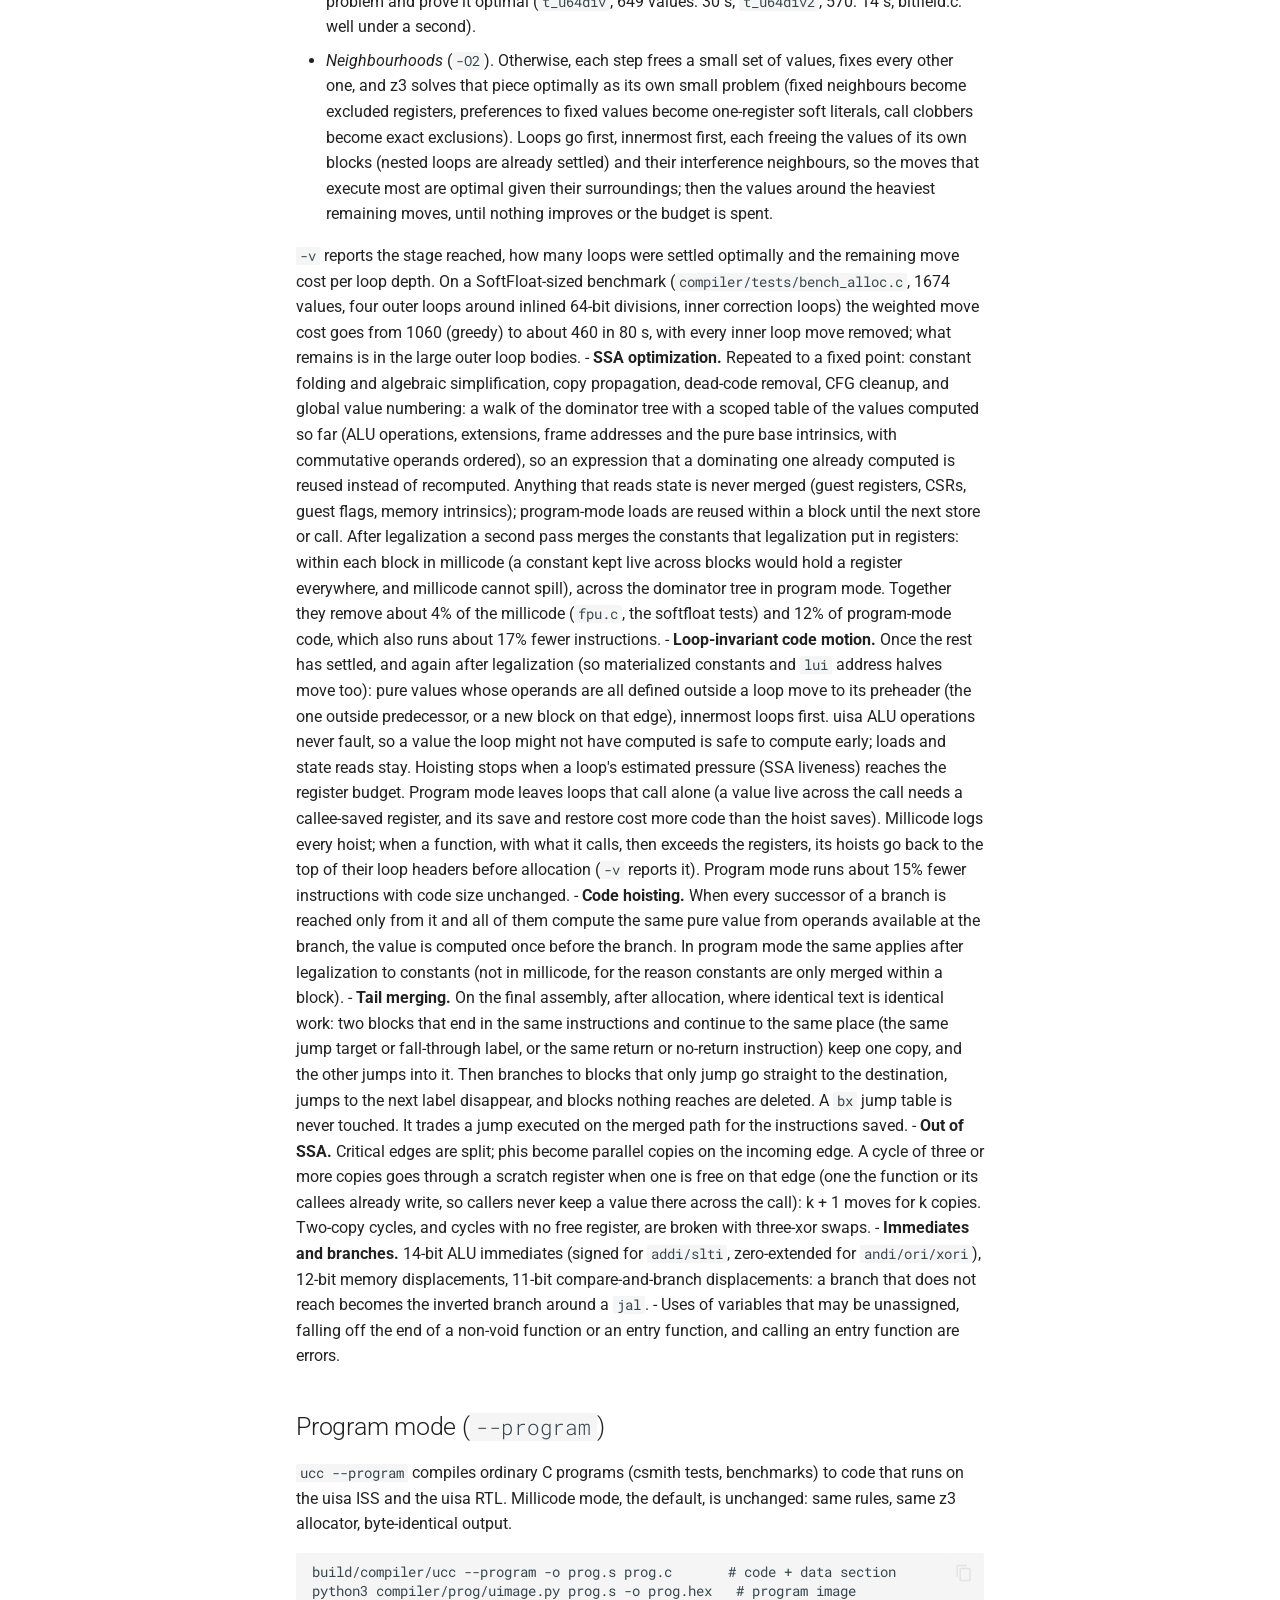
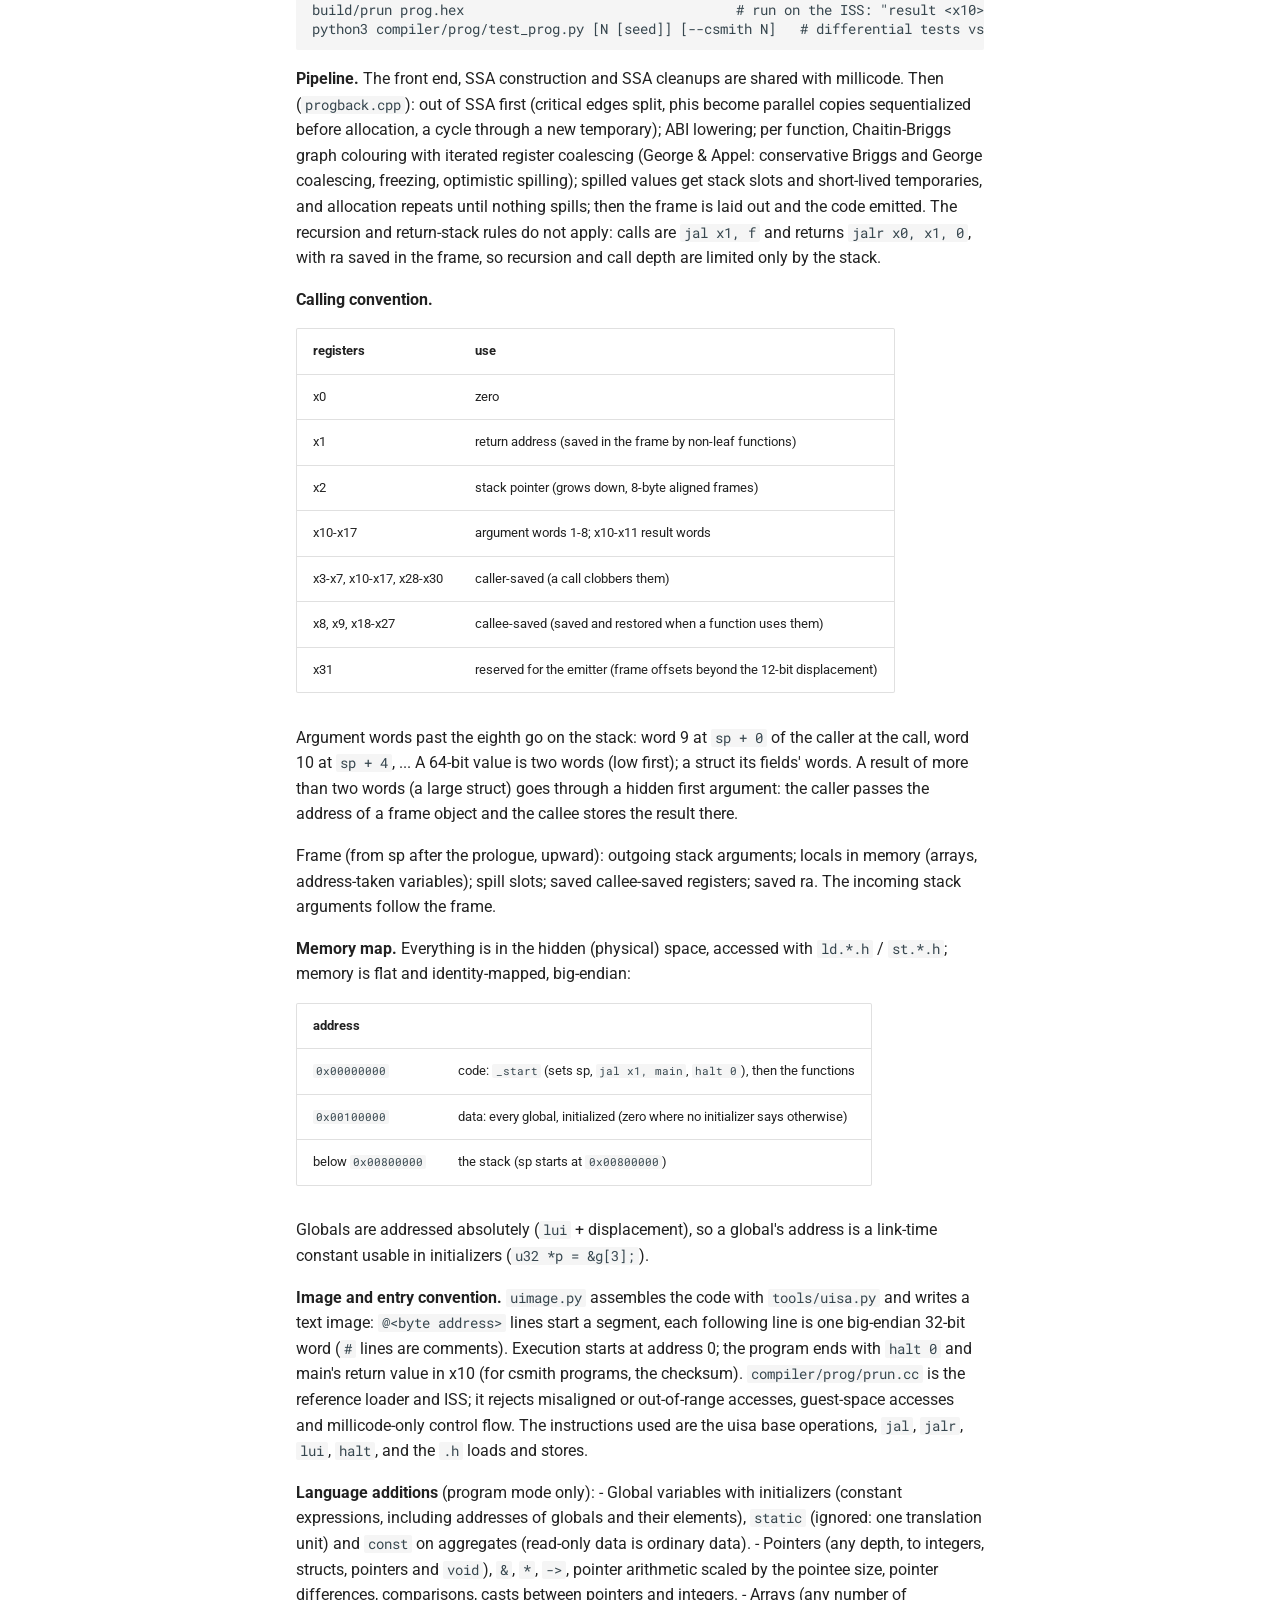
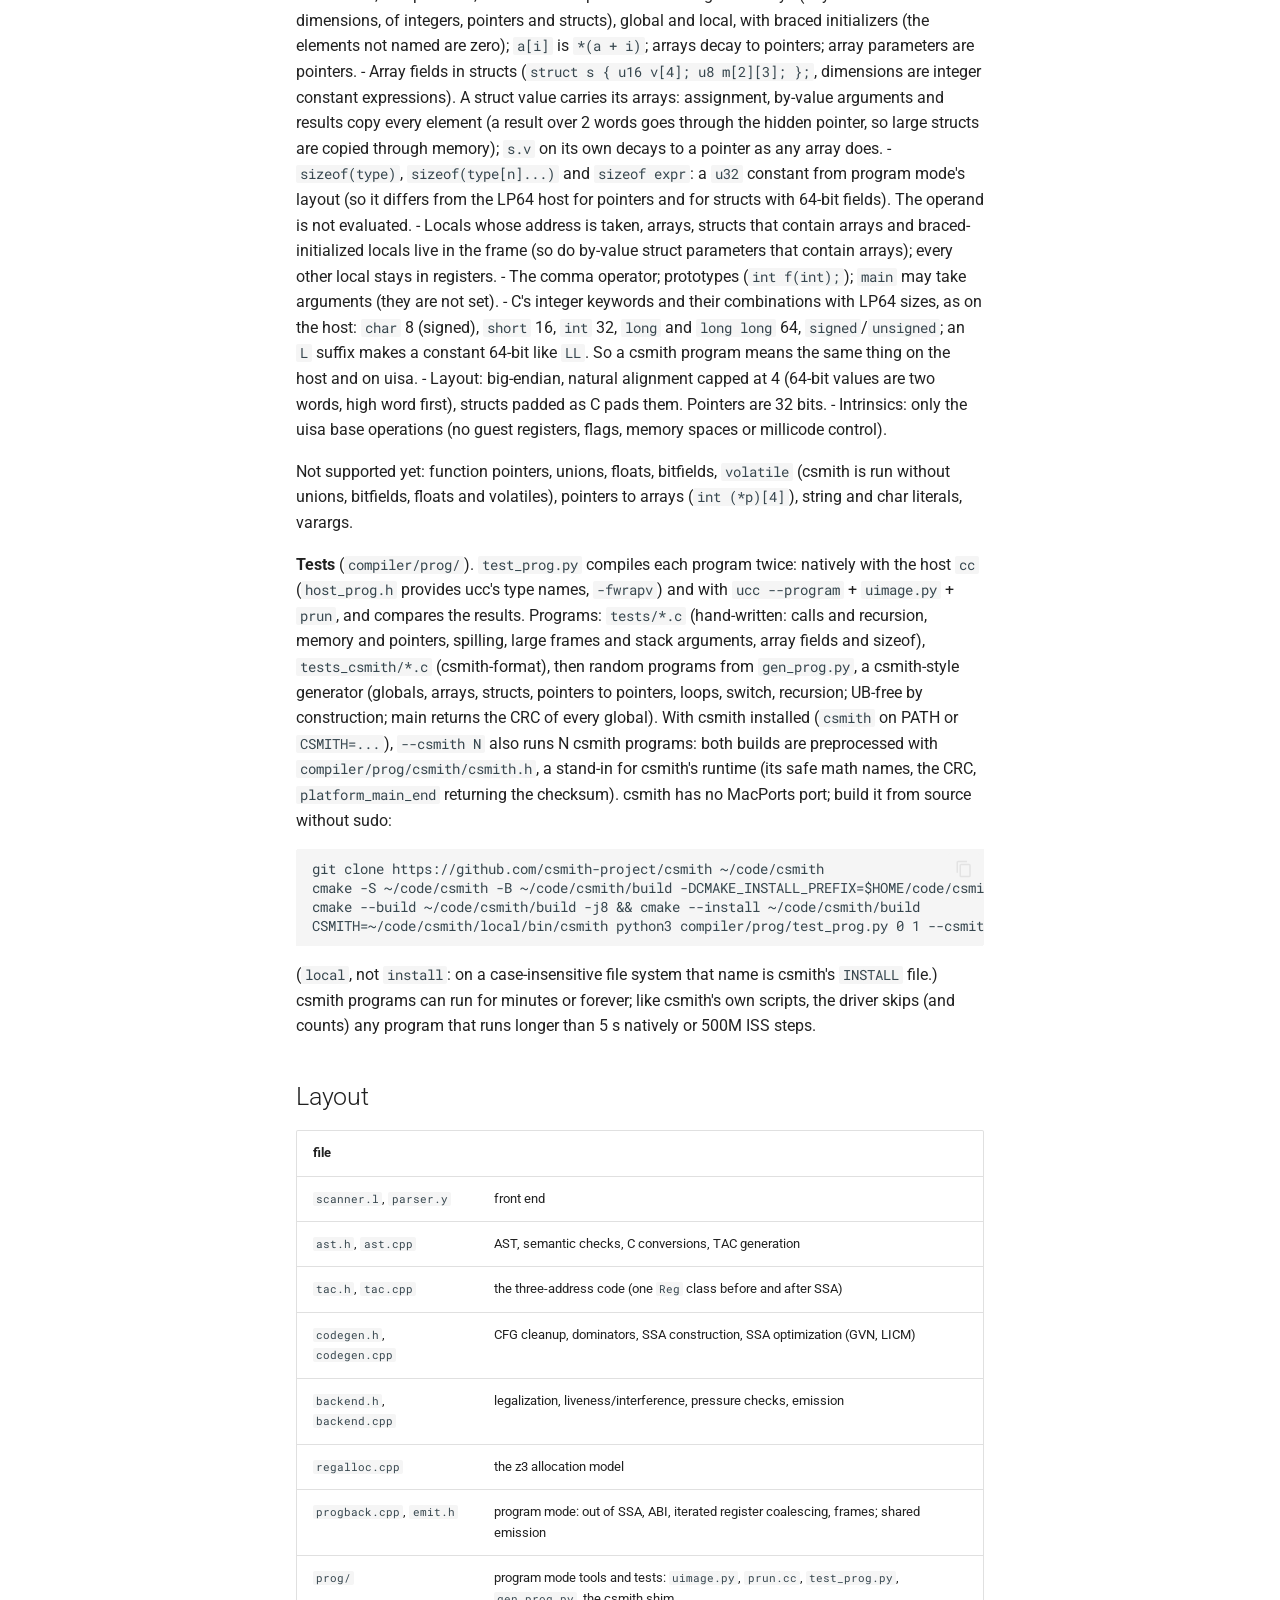
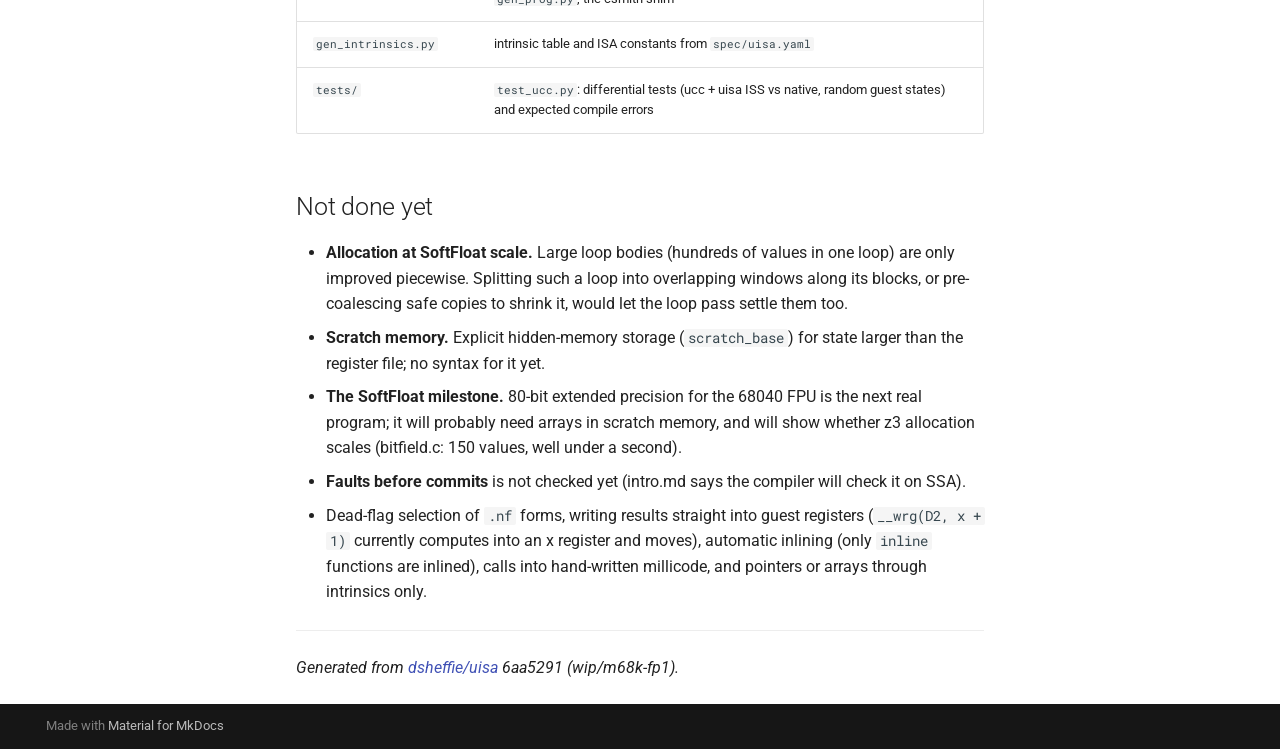
<file: uisa/ucc/index.html>
<!doctype html>
<html lang="en" class="no-js">
  <head>
    
      <meta charset="utf-8">
      <meta name="viewport" content="width=device-width,initial-scale=1">
      
        <meta name="description" content="A 68040 on an out-of-order core: the uisa micro-op ISA, its millicode and compiler, the core, and the q800sim reference simulator.">
      
      
      
        <link rel="canonical" href="https://dsheffie.github.io/m68k-project/uisa/ucc/">
      
      
        <link rel="prev" href="../flows/">
      
      
        <link rel="next" href="../softfloat/">
      
      
        
      
      
      <link rel="icon" href="../../assets/images/favicon.png">
      <meta name="generator" content="mkdocs-1.6.1, mkdocs-material-9.8.2">
    
    
      
        <title>The ucc compiler - Project m68k</title>
      
    
    
      <link rel="stylesheet" href="../../assets/stylesheets/main.57a0d79d.min.css">
      
        
        <link rel="stylesheet" href="../../assets/stylesheets/palette.fb2fffe2.min.css">
      
      


    
    
      
    
    
      
        
        
        <link rel="preconnect" href="https://fonts.gstatic.com" crossorigin>
        <link rel="stylesheet" href="https://fonts.googleapis.com/css?family=Roboto:300,300i,400,400i,700,700i%7CRoboto+Mono:400,400i,700,700i&display=fallback">
        <style>:root{--md-text-font:"Roboto";--md-code-font:"Roboto Mono"}</style>
      
    
    
      <link rel="stylesheet" href="../../stylesheets/extra.css">
    
    <script>__md_scope=new URL("../..",location),__md_hash=e=>[...e].reduce(((e,_)=>(e<<5)-e+_.charCodeAt(0)),0),__md_get=(e,_=localStorage,t=__md_scope)=>JSON.parse(_.getItem(t.pathname+"."+e)),__md_set=(e,_,t=localStorage,a=__md_scope)=>{try{t.setItem(a.pathname+"."+e,JSON.stringify(_))}catch(e){}}</script>
    
      

    
    
  </head>
  
  
    
    
      
    
    
    
    
    <body dir="ltr" data-md-color-scheme="default" data-md-color-primary="indigo" data-md-color-accent="amber">
  
    
    <input class="md-toggle" data-md-toggle="drawer" type="checkbox" id="__drawer" autocomplete="off">
    <input class="md-toggle" data-md-toggle="search" type="checkbox" id="__search" autocomplete="off">
    <label class="md-overlay" for="__drawer"></label>
    <div data-md-component="skip">
      
        
        <a href="#ucc-the-uisa-millicode-compiler" class="md-skip">
          Skip to content
        </a>
      
    </div>
    <div data-md-component="announce">
      
    </div>
    
    
      

  

<header class="md-header md-header--shadow" data-md-component="header">
  <nav class="md-header__inner md-grid" aria-label="Header">
    <a href="../.." title="Project m68k" class="md-header__button md-logo" aria-label="Project m68k" data-md-component="logo">
      
  
  <svg xmlns="http://www.w3.org/2000/svg" viewBox="0 0 24 24"><path d="M6 4h12v1h3v2h-3v2h3v2h-3v2h3v2h-3v2h3v2h-3v1H6v-1H3v-2h3v-2H3v-2h3v-2H3V9h3V7H3V5h3zm5 11v3h1v-3zm2 0v3h1v-3zm2 0v3h1v-3z"/></svg>

    </a>
    <label class="md-header__button md-icon" for="__drawer">
      
      <svg xmlns="http://www.w3.org/2000/svg" viewBox="0 0 24 24"><path d="M3 6h18v2H3zm0 5h18v2H3zm0 5h18v2H3z"/></svg>
    </label>
    <div class="md-header__title" data-md-component="header-title">
      <div class="md-header__ellipsis">
        <div class="md-header__topic">
          <span class="md-ellipsis">
            Project m68k
          </span>
        </div>
        <div class="md-header__topic" data-md-component="header-topic">
          <span class="md-ellipsis">
            
              The ucc compiler
            
          </span>
        </div>
      </div>
    </div>
    
      
        <form class="md-header__option" data-md-component="palette">
  
    
    
    
    <input class="md-option" data-md-color-media="" data-md-color-scheme="default" data-md-color-primary="indigo" data-md-color-accent="amber"  aria-label="Switch to dark mode"  type="radio" name="__palette" id="__palette_0">
    
      <label class="md-header__button md-icon" title="Switch to dark mode" for="__palette_1" hidden>
        <svg xmlns="http://www.w3.org/2000/svg" viewBox="0 0 24 24"><path d="M12 8a4 4 0 0 0-4 4 4 4 0 0 0 4 4 4 4 0 0 0 4-4 4 4 0 0 0-4-4m0 10a6 6 0 0 1-6-6 6 6 0 0 1 6-6 6 6 0 0 1 6 6 6 6 0 0 1-6 6m8-9.31V4h-4.69L12 .69 8.69 4H4v4.69L.69 12 4 15.31V20h4.69L12 23.31 15.31 20H20v-4.69L23.31 12z"/></svg>
      </label>
    
  
    
    
    
    <input class="md-option" data-md-color-media="" data-md-color-scheme="slate" data-md-color-primary="indigo" data-md-color-accent="amber"  aria-label="Switch to light mode"  type="radio" name="__palette" id="__palette_1">
    
      <label class="md-header__button md-icon" title="Switch to light mode" for="__palette_0" hidden>
        <svg xmlns="http://www.w3.org/2000/svg" viewBox="0 0 24 24"><path d="M12 18c-.89 0-1.74-.2-2.5-.55C11.56 16.5 13 14.42 13 12s-1.44-4.5-3.5-5.45C10.26 6.2 11.11 6 12 6a6 6 0 0 1 6 6 6 6 0 0 1-6 6m8-9.31V4h-4.69L12 .69 8.69 4H4v4.69L.69 12 4 15.31V20h4.69L12 23.31 15.31 20H20v-4.69L23.31 12z"/></svg>
      </label>
    
  
</form>
      
    
    
      <script>var palette=__md_get("__palette");if(palette&&palette.color){if("(prefers-color-scheme)"===palette.color.media){var media=matchMedia("(prefers-color-scheme: light)"),input=document.querySelector(media.matches?"[data-md-color-media='(prefers-color-scheme: light)']":"[data-md-color-media='(prefers-color-scheme: dark)']");palette.color.media=input.getAttribute("data-md-color-media"),palette.color.scheme=input.getAttribute("data-md-color-scheme"),palette.color.primary=input.getAttribute("data-md-color-primary"),palette.color.accent=input.getAttribute("data-md-color-accent")}for(var[key,value]of Object.entries(palette.color))document.body.setAttribute("data-md-color-"+key,value)}</script>
    
    
    
      
      
        <label class="md-header__button md-icon" for="__search">
          
          <svg xmlns="http://www.w3.org/2000/svg" viewBox="0 0 24 24"><path d="M9.5 3A6.5 6.5 0 0 1 16 9.5c0 1.61-.59 3.09-1.56 4.23l.27.27h.79l5 5-1.5 1.5-5-5v-.79l-.27-.27A6.52 6.52 0 0 1 9.5 16 6.5 6.5 0 0 1 3 9.5 6.5 6.5 0 0 1 9.5 3m0 2C7 5 5 7 5 9.5S7 14 9.5 14 14 12 14 9.5 12 5 9.5 5"/></svg>
        </label>
        <div class="md-search" data-md-component="search" role="dialog">
  <label class="md-search__overlay" for="__search"></label>
  <div class="md-search__inner" role="search">
    <form class="md-search__form" name="search">
      <input type="text" class="md-search__input" name="query" aria-label="Search" placeholder="Search" autocapitalize="off" autocorrect="off" autocomplete="off" spellcheck="false" data-md-component="search-query" required>
      <label class="md-search__icon md-icon" for="__search">
        
        <svg xmlns="http://www.w3.org/2000/svg" viewBox="0 0 24 24"><path d="M9.5 3A6.5 6.5 0 0 1 16 9.5c0 1.61-.59 3.09-1.56 4.23l.27.27h.79l5 5-1.5 1.5-5-5v-.79l-.27-.27A6.52 6.52 0 0 1 9.5 16 6.5 6.5 0 0 1 3 9.5 6.5 6.5 0 0 1 9.5 3m0 2C7 5 5 7 5 9.5S7 14 9.5 14 14 12 14 9.5 12 5 9.5 5"/></svg>
        
        <svg xmlns="http://www.w3.org/2000/svg" viewBox="0 0 24 24"><path d="M20 11v2H8l5.5 5.5-1.42 1.42L4.16 12l7.92-7.92L13.5 5.5 8 11z"/></svg>
      </label>
      <nav class="md-search__options" aria-label="Search">
        
        <button type="reset" class="md-search__icon md-icon" title="Clear" aria-label="Clear" tabindex="-1">
          
          <svg xmlns="http://www.w3.org/2000/svg" viewBox="0 0 24 24"><path d="M19 6.41 17.59 5 12 10.59 6.41 5 5 6.41 10.59 12 5 17.59 6.41 19 12 13.41 17.59 19 19 17.59 13.41 12z"/></svg>
        </button>
      </nav>
      
    </form>
    <div class="md-search__output">
      <div class="md-search__scrollwrap" tabindex="0" data-md-scrollfix>
        <div class="md-search-result" data-md-component="search-result">
          <div class="md-search-result__meta">
            Initializing search
          </div>
          <ol class="md-search-result__list" role="presentation"></ol>
        </div>
      </div>
    </div>
  </div>
</div>
      
    
    
  </nav>
  
</header>
    
    <div class="md-container" data-md-component="container">
      
      
        
          
        
      
      <main class="md-main" data-md-component="main">
        <div class="md-main__inner md-grid">
          
            
              
              <div class="md-sidebar md-sidebar--primary" data-md-component="sidebar" data-md-type="navigation" >
                <div class="md-sidebar__scrollwrap">
                  <div class="md-sidebar__inner">
                    



<nav class="md-nav md-nav--primary" aria-label="Navigation" data-md-level="0">
  <label class="md-nav__title" for="__drawer">
    <a href="../.." title="Project m68k" class="md-nav__button md-logo" aria-label="Project m68k" data-md-component="logo">
      
  
  <svg xmlns="http://www.w3.org/2000/svg" viewBox="0 0 24 24"><path d="M6 4h12v1h3v2h-3v2h3v2h-3v2h3v2h-3v2h3v2h-3v1H6v-1H3v-2h3v-2H3v-2h3v-2H3V9h3V7H3V5h3zm5 11v3h1v-3zm2 0v3h1v-3zm2 0v3h1v-3z"/></svg>

    </a>
    Project m68k
  </label>
  
  <ul class="md-nav__list" data-md-scrollfix>
    
      
      
  
  
  
  
    <li class="md-nav__item">
      <a href="../.." class="md-nav__link">
        
  
  
  <span class="md-ellipsis">
    
  
    Overview
  

    
  </span>
  
  

      </a>
    </li>
  

    
      
      
  
  
  
  
    <li class="md-nav__item">
      <a href="../../core/" class="md-nav__link">
        
  
  
  <span class="md-ellipsis">
    
  
    The core
  

    
  </span>
  
  

      </a>
    </li>
  

    
      
      
  
  
  
  
    <li class="md-nav__item">
      <a href="../../q800sim/" class="md-nav__link">
        
  
  
  <span class="md-ellipsis">
    
  
    q800sim
  

    
  </span>
  
  

      </a>
    </li>
  

    
      
      
  
  
  
  
    
    
      
        
          
        
      
        
      
        
      
        
      
    
    
    
      
        
        
      
    
    
    <li class="md-nav__item md-nav__item--section md-nav__item--nested">
      
        
        
        <input class="md-nav__toggle md-toggle " type="checkbox" id="__nav_4" >
        
          
          <div class="md-nav__link md-nav__container">
            <a href="../../formal-spec/" class="md-nav__link ">
              
  
  
  <span class="md-ellipsis">
    
  
    Formal spec
  

    
  </span>
  
  

            </a>
            
              
              <label class="md-nav__link " for="__nav_4" id="__nav_4_label" tabindex="">
                <span class="md-nav__icon md-icon"></span>
              </label>
            
          </div>
        
        <nav class="md-nav" data-md-level="1" aria-labelledby="__nav_4_label" aria-expanded="false">
          <label class="md-nav__title" for="__nav_4">
            <span class="md-nav__icon md-icon"></span>
            
  
    Formal spec
  

          </label>
          <ul class="md-nav__list" data-md-scrollfix>
            
              
            
              
                
  
  
  
  
    <li class="md-nav__item">
      <a href="../../formal-spec/background/" class="md-nav__link">
        
  
  
  <span class="md-ellipsis">
    
  
    Background
  

    
  </span>
  
  

      </a>
    </li>
  

              
            
              
                
  
  
  
  
    <li class="md-nav__item">
      <a href="../../formal-spec/pla/" class="md-nav__link">
        
  
  
  <span class="md-ellipsis">
    
  
    PLA flow proofs
  

    
  </span>
  
  

      </a>
    </li>
  

              
            
              
                
  
  
  
  
    <li class="md-nav__item">
      <a href="../../formal-spec/examples/" class="md-nav__link">
        
  
  
  <span class="md-ellipsis">
    
  
    Worked examples
  

    
  </span>
  
  

      </a>
    </li>
  

              
            
          </ul>
        </nav>
      
    </li>
  

    
      
      
  
  
    
  
  
  
    
    
      
        
          
        
      
        
      
        
      
        
      
        
      
        
      
    
    
    
      
        
        
      
    
    
    <li class="md-nav__item md-nav__item--active md-nav__item--section md-nav__item--nested">
      
        
        
        <input class="md-nav__toggle md-toggle " type="checkbox" id="__nav_5" checked>
        
          
          <div class="md-nav__link md-nav__container">
            <a href="../" class="md-nav__link ">
              
  
  
  <span class="md-ellipsis">
    
  
    uisa
  

    
  </span>
  
  

            </a>
            
              
              <label class="md-nav__link " for="__nav_5" id="__nav_5_label" tabindex="">
                <span class="md-nav__icon md-icon"></span>
              </label>
            
          </div>
        
        <nav class="md-nav" data-md-level="1" aria-labelledby="__nav_5_label" aria-expanded="true">
          <label class="md-nav__title" for="__nav_5">
            <span class="md-nav__icon md-icon"></span>
            
  
    uisa
  

          </label>
          <ul class="md-nav__list" data-md-scrollfix>
            
              
            
              
                
  
  
  
  
    <li class="md-nav__item">
      <a href="../rationale/" class="md-nav__link">
        
  
  
  <span class="md-ellipsis">
    
  
    Design rationale
  

    
  </span>
  
  

      </a>
    </li>
  

              
            
              
                
  
  
  
  
    <li class="md-nav__item">
      <a href="../reference/" class="md-nav__link">
        
  
  
  <span class="md-ellipsis">
    
  
    Reference
  

    
  </span>
  
  

      </a>
    </li>
  

              
            
              
                
  
  
  
  
    <li class="md-nav__item">
      <a href="../flows/" class="md-nav__link">
        
  
  
  <span class="md-ellipsis">
    
  
    PLA flow coverage
  

    
  </span>
  
  

      </a>
    </li>
  

              
            
              
                
  
  
    
  
  
  
    <li class="md-nav__item md-nav__item--active">
      
      <input class="md-nav__toggle md-toggle" type="checkbox" id="__toc">
      
      
        
      
      
        <label class="md-nav__link md-nav__link--active" for="__toc">
          
  
  
  <span class="md-ellipsis">
    
  
    The ucc compiler
  

    
  </span>
  
  

          <span class="md-nav__icon md-icon"></span>
        </label>
      
      <a href="./" class="md-nav__link md-nav__link--active">
        
  
  
  <span class="md-ellipsis">
    
  
    The ucc compiler
  

    
  </span>
  
  

      </a>
      
        

<nav class="md-nav md-nav--secondary" aria-label="Table of contents">
  
  
  
    
  
  
    <label class="md-nav__title" for="__toc">
      <span class="md-nav__icon md-icon"></span>
      Table of contents
    </label>
    <ul class="md-nav__list" data-md-component="toc" data-md-scrollfix>
      
        <li class="md-nav__item">
  <a href="#language" class="md-nav__link">
    <span class="md-ellipsis">
      
        Language
      
    </span>
  </a>
  
</li>
      
        <li class="md-nav__item">
  <a href="#64-bit-types" class="md-nav__link">
    <span class="md-ellipsis">
      
        64-bit types
      
    </span>
  </a>
  
</li>
      
        <li class="md-nav__item">
  <a href="#intrinsics" class="md-nav__link">
    <span class="md-ellipsis">
      
        Intrinsics
      
    </span>
  </a>
  
</li>
      
        <li class="md-nav__item">
  <a href="#the-idea-allocate-in-ssa-so-fits-without-spilling-is-a-static-check" class="md-nav__link">
    <span class="md-ellipsis">
      
        The idea: allocate in SSA, so "fits without spilling" is a static check
      
    </span>
  </a>
  
</li>
      
        <li class="md-nav__item">
  <a href="#rules-the-compiler-enforces" class="md-nav__link">
    <span class="md-ellipsis">
      
        Rules the compiler enforces
      
    </span>
  </a>
  
</li>
      
        <li class="md-nav__item">
  <a href="#program-mode-program" class="md-nav__link">
    <span class="md-ellipsis">
      
        Program mode (--program)
      
    </span>
  </a>
  
</li>
      
        <li class="md-nav__item">
  <a href="#layout" class="md-nav__link">
    <span class="md-ellipsis">
      
        Layout
      
    </span>
  </a>
  
</li>
      
        <li class="md-nav__item">
  <a href="#not-done-yet" class="md-nav__link">
    <span class="md-ellipsis">
      
        Not done yet
      
    </span>
  </a>
  
</li>
      
    </ul>
  
</nav>
      
    </li>
  

              
            
              
                
  
  
  
  
    <li class="md-nav__item">
      <a href="../softfloat/" class="md-nav__link">
        
  
  
  <span class="md-ellipsis">
    
  
    SoftFloat in millicode
  

    
  </span>
  
  

      </a>
    </li>
  

              
            
          </ul>
        </nav>
      
    </li>
  

    
  </ul>
</nav>
                  </div>
                </div>
              </div>
            
            
              
              <div class="md-sidebar md-sidebar--secondary" data-md-component="sidebar" data-md-type="toc" >
                <div class="md-sidebar__scrollwrap">
                  <div class="md-sidebar__inner">
                    

<nav class="md-nav md-nav--secondary" aria-label="Table of contents">
  
  
  
    
  
  
    <label class="md-nav__title" for="__toc">
      <span class="md-nav__icon md-icon"></span>
      Table of contents
    </label>
    <ul class="md-nav__list" data-md-component="toc" data-md-scrollfix>
      
        <li class="md-nav__item">
  <a href="#language" class="md-nav__link">
    <span class="md-ellipsis">
      
        Language
      
    </span>
  </a>
  
</li>
      
        <li class="md-nav__item">
  <a href="#64-bit-types" class="md-nav__link">
    <span class="md-ellipsis">
      
        64-bit types
      
    </span>
  </a>
  
</li>
      
        <li class="md-nav__item">
  <a href="#intrinsics" class="md-nav__link">
    <span class="md-ellipsis">
      
        Intrinsics
      
    </span>
  </a>
  
</li>
      
        <li class="md-nav__item">
  <a href="#the-idea-allocate-in-ssa-so-fits-without-spilling-is-a-static-check" class="md-nav__link">
    <span class="md-ellipsis">
      
        The idea: allocate in SSA, so "fits without spilling" is a static check
      
    </span>
  </a>
  
</li>
      
        <li class="md-nav__item">
  <a href="#rules-the-compiler-enforces" class="md-nav__link">
    <span class="md-ellipsis">
      
        Rules the compiler enforces
      
    </span>
  </a>
  
</li>
      
        <li class="md-nav__item">
  <a href="#program-mode-program" class="md-nav__link">
    <span class="md-ellipsis">
      
        Program mode (--program)
      
    </span>
  </a>
  
</li>
      
        <li class="md-nav__item">
  <a href="#layout" class="md-nav__link">
    <span class="md-ellipsis">
      
        Layout
      
    </span>
  </a>
  
</li>
      
        <li class="md-nav__item">
  <a href="#not-done-yet" class="md-nav__link">
    <span class="md-ellipsis">
      
        Not done yet
      
    </span>
  </a>
  
</li>
      
    </ul>
  
</nav>
                  </div>
                </div>
              </div>
            
          
          
            <div class="md-content" data-md-component="content">
              
              <article class="md-content__inner md-typeset">
                
                  



<h1 id="ucc-the-uisa-millicode-compiler">ucc: the uisa millicode compiler<a class="headerlink" href="#ucc-the-uisa-millicode-compiler" title="Permanent link">&para;</a></h1>
<p><code>ucc</code> compiles a small subset of C to uisa millicode assembly that
<code>tools/uisa.py</code> assembles. It exists because millicode that is too large to
write by hand (SoftFloat-style extended-precision FP first) still has to obey
the millicode rules: no memory stack, no spilling, a 4-deep hardware return
stack, and register allocation across the whole program.</p>
<p>A flex/bison front end builds an AST whose nodes emit three-address code
straight into basic blocks. The middle end builds SSA (Lengauer-Tarjan
dominators, dominance frontiers, liveness-pruned phi placement, renaming
along the dominator tree) and optimizes it. The back end selects uisa
instructions, allocates registers for the whole program at once while the
code is still in SSA, and only then takes it out of SSA with parallel copies.</p>
<div class="highlight"><pre><span></span><code><a id="__codelineno-0-1" name="__codelineno-0-1" href="#__codelineno-0-1"></a>make compiler                       # CMake build into build/compiler (needs flex, bison 3, z3, python3 + PyYAML)
<a id="__codelineno-0-2" name="__codelineno-0-2" href="#__codelineno-0-2"></a>build/compiler/ucc [-o out.s] [-v] [--dump-tac] [-O0|-O2] [--rlimit n] file.c
<a id="__codelineno-0-3" name="__codelineno-0-3" href="#__codelineno-0-3"></a>python3 compiler/tests/test_ucc.py [iterations [name]]  # compiler tests (also run by `make`)
</code></pre></div>
<p>z3 is found under <code>/opt/local</code> (MacPorts: <code>sudo port install z3</code>),
<code>/opt/homebrew</code> or <code>/usr/local</code>. <code>-v</code> prints the size of the allocation
problem, the move cost z3 reached, the greedy allocation's cost and the z3
resource units used.</p>
<p>Millicode written in C lives in <code>millicode/*.c</code>. When a <code>.c</code> file is listed in
<code>millicode/dispatch.yaml</code>, <code>tools/gen_millicode.py</code> compiles it to
<code>build/millicode/&lt;name&gt;.s</code> and assembles it with the hand-written sources.
Labels must be unique across all sources (checked). <code>millicode/bitfield.c</code>
(BFTST/BFEXTU/BFEXTS/BFFFO) is the first routine built this way.</p>
<h2 id="language">Language<a class="headerlink" href="#language" title="Permanent link">&para;</a></h2>
<ul>
<li>Types: <code>u8 u16 u32 u64 s8 s16 s32 s64</code>, plus <code>int</code> (= <code>s32</code>), <code>unsigned</code>
  (= <code>u32</code>) and <code>void</code>. Every value is kept canonical for its type (u8
  zero-extended, s8 sign-extended, ...), so promotion costs nothing.</li>
<li>Integer constants follow C with <code>s32 u32 s64 u64</code> in place of <code>int
  unsigned long long unsigned long long</code>: the first type that holds the value
  (unsigned only for hex/octal or with a <code>u</code> suffix); <code>ll</code>/<code>ull</code> force 64 bits.</li>
<li>C's integer promotions and usual arithmetic conversions; casts. <code>&gt;&gt;</code> is
  arithmetic on signed and logical on unsigned (promoted) operands; <code>/ %</code>
  divide signed or unsigned the same way. <code>s64</code> holds every <code>u32</code>, so
  <code>s64 op u32</code> is <code>s64</code>, as in C.</li>
<li>Operators: <code>+ - * / % &amp; | ^ ~ &lt;&lt; &gt;&gt; ! &amp;&amp; || ?:</code>, comparisons, <code>=</code> and the
  compound assignments, prefix and postfix <code>++ --</code>.</li>
<li>Statements: blocks, declarations anywhere (with initializers), <code>if/else</code>,
  <code>while</code>, <code>do/while</code>, <code>for</code> (with a declaration), <code>switch</code> with fallthrough
  (<code>case</code> labels directly inside the switch body), <code>break</code>, <code>continue</code>,
  <code>return</code>.</li>
<li>Functions with parameters and a return value; global and local <code>const</code>
  integer declarations (constant expressions). Functions may be called before
  their definition.</li>
<li><code>struct name { fields };</code> with scalar or struct fields, value semantics
  (copy, assign, pass, return; <code>.field</code> access and assignment), and
  <code>typedef type name;</code>. After its definition a struct's name is a type
  name, as in C++.</li>
<li><code>inline</code> functions are expanded at every call: no call instruction, no
  return-stack depth, no register-allocation boundary. Only inline functions
  take reference parameters (<code>u64 &amp;z</code>), which name the caller's variable, as
  SoftFloat's pointer out-parameters do, and only they return values wider
  than two words. Recursion through inline functions is an error.</li>
<li>Called (non-inline) functions take any number of argument words (a u64 is
  two, a struct its fields' words) and return at most two words.</li>
<li><code>#include "file"</code> (relative to the including file; each file is read at
  most once; <code>#pragma once</code> is accepted and redundant). Diagnostics name the
  included file and its line.</li>
<li><code>entry void name(void)</code> declares a millicode entry point: it is dispatched
  to (never called), may use the entry-ABI intrinsics, cannot return, and
  every path must end in a no-return intrinsic (<code>__gexit</code>, <code>__gfault</code>, ...).</li>
<li><code>extern T name(params) asm("ARGS -&gt; RESULTS; reads R...; clobbers R...;
  depth N");</code> declares a hand-written routine in <code>millicode/*.s</code> and its
  register contract, so C millicode can call shared assembly helpers. ARGS
  and RESULTS name one x register per word (a two-word struct result comes
  back in two); <code>reads</code> lists entry-ABI registers (x1-x4) the routine reads,
  which the compiler passes implicitly and which keep their values up to the
  call (so only entry functions may call such a routine); <code>clobbers</code> lists
  the other registers it may write (<code>x16-x19</code> ranges allowed); <code>depth</code> is
  the return-stack entries it uses, its own call included (default 1). The
  argument, result and clobbered registers are all treated as written by the
  call: nothing live across it is allocated to them, and a fixed register
  (an entry-ABI value) still needed after the call is an error. Example
  (<code>millicode/bitfield.c</code>):
  <code>extern ea_res ea_addr(u32 ea, u32 size, u32 ext_off) asm("x20 x21 x22 -&gt;
  x23 x4; reads x2 x3 x4; clobbers x16-x19 x24-x26; depth 3");</code></li>
<li>Not in the millicode language: pointers, arrays, unions, floats, globals
  that are not constants, the comma operator, char literals, string literals
  outside <code>asm("...")</code>, and the preprocessor beyond <code>#include</code>. Pointers,
  arrays, mutable globals and the comma operator exist in program mode
  (below) and are errors in millicode.</li>
</ul>
<h2 id="64-bit-types">64-bit types<a class="headerlink" href="#64-bit-types" title="Permanent link">&para;</a></h2>
<p>The front end splits every <code>u64</code>/<code>s64</code> value into two 32-bit words (a
variable becomes two source variables), so SSA, allocation and emission only
ever see 32-bit values and each word is allocated, and dies, on its own.</p>
<table>
<thead>
<tr>
<th>operation</th>
<th>lowering</th>
</tr>
</thead>
<tbody>
<tr>
<td><code>+ -</code></td>
<td>word add/sub, carry/borrow with <code>sltu</code> (4 instructions)</td>
</tr>
<tr>
<td><code>*</code></td>
<td><code>mul</code> + <code>mulhu</code> + two cross <code>mul</code>s; <code>(u64)a * b</code> with 32-bit operands is <code>mul</code> + <code>mulhu</code></td>
</tr>
<tr>
<td><code>&lt;&lt; &gt;&gt;</code> constant</td>
<td>two or three word shifts</td>
</tr>
<tr>
<td><code>&lt;&lt; &gt;&gt;</code> variable</td>
<td>branch-free, 14 instructions; the count is taken mod 64</td>
</tr>
<tr>
<td><code>/ %</code></td>
<td>inline, no loop over bits (Hacker's Delight <code>divdu</code>/<code>divlu</code>): both high words 0 is one <code>divu</code>/<code>remu</code>; a 32-bit divisor is one <code>divu</code> for the high word plus a 64/32 step that estimates two 16-bit quotient digits with <code>divu</code> and corrects each at most twice; a wider divisor is normalized with <code>clz</code>, the same 64/32 step estimates the 32-bit quotient, and one multiply-subtract fixes it. Both paths share one copy of the 64/32 step; a divisor known to fit 32 bits (<code>u64 / u32</code>) emits only that path. About 110 instructions per division site, 25-60 executed. Signed divides the magnitudes. Unsigned powers of two become shifts and masks. Division by zero is undefined, as in C</td>
</tr>
<tr>
<td>comparisons</td>
<td>as branches: high words first, then the low words unsigned; as values: <code>slt</code>/<code>sltu</code> on the high words, combined</td>
</tr>
<tr>
<td>calls</td>
<td>a 64-bit argument takes two parameter registers (low word first); a 64-bit result comes back in two return registers, read by <code>Call</code> + <code>CallRes</code> and copied out as one parallel copy</td>
</tr>
</tbody>
</table>
<p>Intrinsic arguments take the low word of a 64-bit value (C conversion to
<code>u32</code>).</p>
<h2 id="intrinsics">Intrinsics<a class="headerlink" href="#intrinsics" title="Permanent link">&para;</a></h2>
<p>A <code>switch</code> with three or more cases becomes an n-way <code>bx</code> jump table (one
<code>jal</code> slot per value) when its cases are small: <code>switch ((x &gt;&gt; k) &amp; (2^w -
1))</code> (k and the mask literals or named constants, w &lt;= 15) indexes the table
with that field of x directly, with no range check; any other 32-bit switch
whose cases all lie in 0..63 checks the range (one branch to default) and
then indexes. Other switches (negative or larger cases, 64-bit values, fewer
cases) are compare chains.</p>
<p><code>(x &gt;&gt; k) &amp; (2^w - 1)</code> compiles to one <code>bfextui</code> (the assembler's <code>extract
rd, x, k, w</code>), as does a mask too wide for <code>andi</code>.</p>
<p><code>compiler/gen_intrinsics.py</code> generates the intrinsic table from
<code>spec/uisa.yaml</code> through <code>tools/uisa.py</code>; nothing is hand-maintained. Every
uisa instruction except millicode control flow (<code>jal jalr call ret b.* bcc.*</code>,
which the compiler emits itself) and <code>lui/auipc</code> is available as
<code>__&lt;mnemonic&gt;</code> with <code>.</code> replaced by <code>_</code>:</p>
<table>
<thead>
<tr>
<th>form</th>
<th>example</th>
<th>C signature</th>
</tr>
</thead>
<tbody>
<tr>
<td>base op</td>
<td><code>clz rd, rs1</code></td>
<td><code>u32 __clz(u32)</code></td>
</tr>
<tr>
<td>guest op, three-address / zfill</td>
<td><code>add.32 rd, rs1, rs2</code></td>
<td><code>u32 __add_32(u32 a, u32 b)</code></td>
</tr>
<tr>
<td>guest op, merge (rd tied to rs1)</td>
<td><code>add.8 rd, rs2</code></td>
<td><code>u32 __add_8(u32 old, u32 b)</code></td>
</tr>
<tr>
<td>guest compare (flags only)</td>
<td><code>cmp.16 rs1, rs2</code></td>
<td><code>void __cmp_16(u32, u32)</code></td>
</tr>
<tr>
<td>immediate forms</td>
<td><code>addi.32 rd, rs1, imm6</code></td>
<td><code>u32 __addi_32(u32, const)</code></td>
</tr>
<tr>
<td>load / probe</td>
<td><code>ld.32.gd rd, d(rs1)</code></td>
<td><code>u32 __ld_32_gd(u32 addr)</code></td>
</tr>
<tr>
<td>store</td>
<td><code>st.16.gd rd, d(rs1)</code></td>
<td><code>void __st_16_gd(u32 addr, u32)</code></td>
</tr>
<tr>
<td>store with base writeback</td>
<td><code>st.32.pre.gd rs2, d(rs1)</code></td>
<td><code>u32 __st_32_pre_gd(u32 base, u32 v, const d)</code></td>
</tr>
<tr>
<td>system</td>
<td><code>gfault imm</code>, <code>csrr rd, csr</code></td>
<td><code>void __gfault(const)</code>, <code>u32 __csrr(const)</code></td>
</tr>
</tbody>
</table>
<ul>
<li>Arguments that are immediates in the instruction must be constant
  expressions in range (checked against the spec's field widths and scales).</li>
<li>Address arguments: <code>base + constant</code> folds into the 12-bit displacement;
  constant addresses use <code>x0</code> or <code>lui</code>.</li>
<li>Tied forms (merge, <code>divu.16</code>, <code>bfinsi</code>, writeback stores, <code>gpushr</code>) take the
  old destination value as their first argument; the allocator prefers to
  give the result the same register and otherwise inserts one move.</li>
<li><code>__rdg(i)</code> / <code>__wrg(i, v)</code> with a constant <code>i</code> name the guest register
  directly (<code>d3</code>, <code>gpc</code>, ...) and the read feeds its uses directly when no
  write can intervene; with a run-time index they emit <code>rdg</code>/<code>wrg</code>.</li>
<li>Entry-ABI values (entry functions only): <code>__opword()</code> (x1), <code>__ext01()</code>
  (x2), <code>__ext23()</code> (x3), <code>__next_pc()</code> (x4), from the spec's <code>insn</code> entry
  point.</li>
<li>Predefined constants from the spec: <code>D0..D7 A0..A7 GPC GSR</code> (indices for
  <code>__rdg</code>/<code>__wrg</code>), <code>CSR_&lt;NAME&gt;</code> for every CSR, <code>CCR_X CCR_N CCR_Z CCR_V
  CCR_C</code> (bit masks in the <code>rdccr</code>/<code>wrccr</code> layout).</li>
<li><code>__gexit __gfault __gfaultr __halt __brk</code> end control flow.</li>
<li>Flags are not modelled as values: intrinsics that read or write the renamed
  flags keep their program order, and the compiler never reorders anything.</li>
</ul>
<h2 id="the-idea-allocate-in-ssa-so-fits-without-spilling-is-a-static-check">The idea: allocate in SSA, so "fits without spilling" is a static check<a class="headerlink" href="#the-idea-allocate-in-ssa-so-fits-without-spilling-is-a-static-check" title="Permanent link">&para;</a></h2>
<p>Millicode has no stack, so it cannot spill. The compiler therefore has to
decide, before it allocates anything, whether every function fits in the 31
allocatable registers, and when one does not, say exactly where. For
register allocation in general that question is graph colouring, which is
NP-complete: the only way to know whether k registers suffice is to try.
SSA form removes the difficulty:</p>
<ul>
<li><strong>The interference graph of an SSA program is chordal.</strong> In strict SSA
  every use is dominated by the value's single definition, so each live range
  is a connected subtree of the dominator tree, and the intersection graph of
  subtrees of a tree is chordal (Hack, Grund and Goos; Bouchez, Darte and
  Rastello; Brisk et al., all 2005-06).</li>
<li><strong>For a chordal graph the chromatic number equals the largest clique</strong>,
  and colouring the vertices greedily in a perfect elimination order uses
  exactly that many colours. For SSA that order is simply the definitions in
  dominator-tree order.</li>
<li><strong>The largest clique is the most values live at one program point.</strong>
  Subtrees of a tree that pairwise intersect share a common node (the Helly
  property), so a clique of live ranges is a set of values all live at the
  same point. MaxLive, the size of the largest live set, falls out of one
  liveness scan.</li>
</ul>
<p>So a function needs exactly MaxLive registers, no more and no fewer. ucc
computes it before allocation and rejects a function over 31 with the names
of the values live at the peak, and when the check passes the greedy
allocator (stage 1 below) is guaranteed to succeed; z3 only reduces moves.
The rest of the design keeps that bound exact:</p>
<ul>
<li><strong>Leave SSA after allocation.</strong> Phis become parallel copies on the
  incoming edges, which only permute values already in registers: a cycle
  goes through a register free on that edge when there is one, otherwise
  three-xor swaps. Leaving SSA never needs an extra register.</li>
<li><strong>Calls.</strong> Without a stack, a value live across a call must sit in a
  register that the callee, and everything it calls, never writes. A
  function's need is therefore MaxLive, or for some call the values live
  across it plus the callee's own need, whichever is larger; with recursion
  ruled out the call graph is acyclic, so this is computed callees first and
  checked against 31 too. There is no fixed calling convention: every
  function's parameter and result registers are part of the one
  whole-program solution.</li>
<li><strong>Constraints that would break chordality are preferences.</strong> Copies, tied
  operands (merge forms), phi operands, call arguments and results only ask
  for the same register; when they cannot have it the emitter adds a move.
  The values pinned to registers (entry-ABI values in x1-x4) are all defined
  at function entry, the start of the elimination order.</li>
<li><strong>Optimizations answer to the same bound.</strong> Value numbering and loop
  hoisting lengthen live ranges, so constants are shared only within a block
  and loop hoists are undone in any function they push over the budget.</li>
</ul>
<p>Program mode (<code>--program</code>) has a stack and spills, so it uses a conventional
Chaitin-Briggs allocator instead (below).</p>
<h2 id="rules-the-compiler-enforces">Rules the compiler enforces<a class="headerlink" href="#rules-the-compiler-enforces" title="Permanent link">&para;</a></h2>
<ul>
<li><strong>No recursion.</strong> The call graph must be acyclic; a cycle is reported with
  its path.</li>
<li><strong>Return-stack depth.</strong> Every chain of nested calls fits
  <code>call_stack_depth</code> (4) from the spec, counting the helper's own frame for
  helpers.</li>
<li><strong>No spilling.</strong> Values live at once never exceed the 31 allocatable x
  registers (<code>x1-x31</code>). Over budget is a compile error that names the live
  values, before allocation; a second check adds up values live across each
  call and what the callee chain needs.</li>
<li><strong>Whole-program allocation.</strong> One z3 problem covers every function. Hard
  constraints: interfering values differ; entry-ABI values stay in x1-x4; a
  value live across a call never sits in a register the callee or anything it
  calls writes. Soft constraints, weighted by loop depth: phi operands,
  copies, tied operands, call arguments and results, and return values share
  a register. Each function's parameter and return registers are part of the
  solution, so there is no fixed calling convention and no caller/callee-saved
  split. The result is verified independently of z3 before emission.</li>
<li><strong>How the allocation is found.</strong> <code>-O0</code> (the default, used by <code>make</code> and
  the tests) stops after stage 1: a valid allocation in a fraction of a
  second. <code>-O2</code> is for deploy builds (<code>make release</code> compiles the millicode
  with it) and runs all three stages. Everything is deterministic (z3 runs
  under a resource budget, <code>--rlimit</code>, default 300M, never a wall-clock
  timeout, and the problem is keyed by value index, so the same source gives
  the same millicode on every machine):</li>
<li><em>Greedy.</em> Functions callees first, values in dominance order (chordal
     coloring), each taking a register its colored preference partners use;
     then single values move where more partners are. Always feasible when
     the pressure checks pass; it is z3's starting point and the fallback.</li>
<li><em>Whole program</em> (<code>-O2</code>). Up to 700 values, z3 gets a third of the budget to
     solve the whole problem and prove it optimal (<code>t_u64div</code>, 649 values:
     30 s; <code>t_u64div2</code>, 570: 14 s; bitfield.c: well under a second).</li>
<li><em>Neighbourhoods</em> (<code>-O2</code>). Otherwise, each step frees a small set of values,
     fixes every other one, and z3 solves that piece optimally as its own
     small problem (fixed neighbours become excluded registers, preferences
     to fixed values become one-register soft literals, call clobbers become
     exact exclusions). Loops go first, innermost first, each freeing the
     values of its own blocks (nested loops are already settled) and their
     interference neighbours, so the moves that execute most are optimal
     given their surroundings; then the values around the heaviest remaining
     moves, until nothing improves or the budget is spent.</li>
</ul>
<p><code>-v</code> reports the stage reached, how many loops were settled optimally and
  the remaining move cost per loop depth. On a SoftFloat-sized benchmark
  (<code>compiler/tests/bench_alloc.c</code>,
  1674 values, four outer loops around inlined 64-bit divisions, inner
  correction loops) the weighted move cost goes from 1060 (greedy) to about
  460 in 80 s, with every inner loop move removed; what remains is in the
  large outer loop bodies.
- <strong>SSA optimization.</strong> Repeated to a fixed point: constant folding and
  algebraic simplification, copy propagation, dead-code removal, CFG
  cleanup, and global value numbering: a walk of the dominator tree with a
  scoped table of the values computed so far (ALU operations, extensions,
  frame addresses and the pure base intrinsics, with commutative operands
  ordered), so an expression that a dominating one already computed is
  reused instead of recomputed. Anything that reads state is never merged
  (guest registers, CSRs, guest flags, memory intrinsics); program-mode loads
  are reused within a block until the next store or call. After
  legalization a second pass merges the constants that legalization put in
  registers: within each block in millicode (a constant kept live across
  blocks would hold a register everywhere, and millicode cannot spill),
  across the dominator tree in program mode. Together they remove about 4%
  of the millicode (<code>fpu.c</code>, the softfloat tests) and 12% of program-mode
  code, which also runs about 17% fewer instructions.
- <strong>Loop-invariant code motion.</strong> Once the rest has settled, and again
  after legalization (so materialized constants and <code>lui</code> address halves
  move too): pure values whose operands are all defined outside a loop move
  to its preheader (the one outside predecessor, or a new block on that
  edge), innermost loops first. uisa ALU operations never fault, so a value
  the loop might not have computed is safe to compute early; loads and state
  reads stay. Hoisting stops when a loop's estimated pressure (SSA liveness)
  reaches the register budget. Program mode leaves loops that call alone (a
  value live across the call needs a callee-saved register, and its save
  and restore cost more code than the hoist saves). Millicode logs every
  hoist; when a function, with what it calls, then exceeds the registers,
  its hoists go back to the top of their loop headers before allocation
  (<code>-v</code> reports it). Program mode runs about 15% fewer instructions with
  code size unchanged.
- <strong>Code hoisting.</strong> When every successor of a branch is reached only from
  it and all of them compute the same pure value from operands available at
  the branch, the value is computed once before the branch. In program mode
  the same applies after legalization to constants (not in millicode, for
  the reason constants are only merged within a block).
- <strong>Tail merging.</strong> On the final assembly, after allocation, where
  identical text is identical work: two blocks that end in the same
  instructions and continue to the same place (the same jump target or
  fall-through label, or the same return or no-return instruction) keep one
  copy, and the other jumps into it. Then branches to blocks that only jump
  go straight to the destination, jumps to the next label disappear, and
  blocks nothing reaches are deleted. A <code>bx</code> jump table is never touched.
  It trades a jump executed on the merged path for the instructions saved.
- <strong>Out of SSA.</strong> Critical edges are split; phis become parallel copies on
  the incoming edge. A cycle of three or more copies goes through a scratch
  register when one is free on that edge (one the function or its callees
  already write, so callers never keep a value there across the call): k + 1
  moves for k copies. Two-copy cycles, and cycles with no free register, are
  broken with three-xor swaps.
- <strong>Immediates and branches.</strong> 14-bit ALU immediates (signed for <code>addi/slti</code>,
  zero-extended for <code>andi/ori/xori</code>), 12-bit memory displacements, 11-bit
  compare-and-branch displacements: a branch that does not reach becomes the
  inverted branch around a <code>jal</code>.
- Uses of variables that may be unassigned, falling off the end of a non-void
  function or an entry function, and calling an entry function are errors.</p>
<h2 id="program-mode-program">Program mode (<code>--program</code>)<a class="headerlink" href="#program-mode-program" title="Permanent link">&para;</a></h2>
<p><code>ucc --program</code> compiles ordinary C programs (csmith tests, benchmarks) to
code that runs on the uisa ISS and the uisa RTL. Millicode mode, the default,
is unchanged: same rules, same z3 allocator, byte-identical output.</p>
<div class="highlight"><pre><span></span><code><a id="__codelineno-1-1" name="__codelineno-1-1" href="#__codelineno-1-1"></a>build/compiler/ucc --program -o prog.s prog.c       # code + data section
<a id="__codelineno-1-2" name="__codelineno-1-2" href="#__codelineno-1-2"></a>python3 compiler/prog/uimage.py prog.s -o prog.hex   # program image
<a id="__codelineno-1-3" name="__codelineno-1-3" href="#__codelineno-1-3"></a>build/prun prog.hex                                  # run on the ISS: "result &lt;x10&gt; steps &lt;n&gt;"
<a id="__codelineno-1-4" name="__codelineno-1-4" href="#__codelineno-1-4"></a>python3 compiler/prog/test_prog.py [N [seed]] [--csmith N]   # differential tests vs the host cc
</code></pre></div>
<p><strong>Pipeline.</strong> The front end, SSA construction and SSA cleanups are shared
with millicode. Then (<code>progback.cpp</code>): out of SSA first (critical edges split,
phis become parallel copies sequentialized before allocation, a cycle through
a new temporary); ABI lowering; per function, Chaitin-Briggs graph colouring
with iterated register coalescing (George &amp; Appel: conservative Briggs and
George coalescing, freezing, optimistic spilling); spilled values get stack
slots and short-lived temporaries, and allocation repeats until nothing
spills; then the frame is laid out and the code emitted. The recursion and
return-stack rules do not apply: calls are <code>jal x1, f</code> and returns
<code>jalr x0, x1, 0</code>, with ra saved in the frame, so recursion and call depth are
limited only by the stack.</p>
<p><strong>Calling convention.</strong></p>
<table>
<thead>
<tr>
<th>registers</th>
<th>use</th>
</tr>
</thead>
<tbody>
<tr>
<td>x0</td>
<td>zero</td>
</tr>
<tr>
<td>x1</td>
<td>return address (saved in the frame by non-leaf functions)</td>
</tr>
<tr>
<td>x2</td>
<td>stack pointer (grows down, 8-byte aligned frames)</td>
</tr>
<tr>
<td>x10-x17</td>
<td>argument words 1-8; x10-x11 result words</td>
</tr>
<tr>
<td>x3-x7, x10-x17, x28-x30</td>
<td>caller-saved (a call clobbers them)</td>
</tr>
<tr>
<td>x8, x9, x18-x27</td>
<td>callee-saved (saved and restored when a function uses them)</td>
</tr>
<tr>
<td>x31</td>
<td>reserved for the emitter (frame offsets beyond the 12-bit displacement)</td>
</tr>
</tbody>
</table>
<p>Argument words past the eighth go on the stack: word 9 at <code>sp + 0</code> of the
caller at the call, word 10 at <code>sp + 4</code>, ... A 64-bit value is two words (low
first); a struct its fields' words. A result of more than two words (a large
struct) goes through a hidden first argument: the caller passes the address
of a frame object and the callee stores the result there.</p>
<p>Frame (from sp after the prologue, upward): outgoing stack arguments; locals
in memory (arrays, address-taken variables); spill slots; saved callee-saved
registers; saved ra. The incoming stack arguments follow the frame.</p>
<p><strong>Memory map.</strong> Everything is in the hidden (physical) space, accessed with
<code>ld.*.h</code> / <code>st.*.h</code>; memory is flat and identity-mapped, big-endian:</p>
<table>
<thead>
<tr>
<th>address</th>
<th></th>
</tr>
</thead>
<tbody>
<tr>
<td><code>0x00000000</code></td>
<td>code: <code>_start</code> (sets sp, <code>jal x1, main</code>, <code>halt 0</code>), then the functions</td>
</tr>
<tr>
<td><code>0x00100000</code></td>
<td>data: every global, initialized (zero where no initializer says otherwise)</td>
</tr>
<tr>
<td>below <code>0x00800000</code></td>
<td>the stack (sp starts at <code>0x00800000</code>)</td>
</tr>
</tbody>
</table>
<p>Globals are addressed absolutely (<code>lui</code> + displacement), so a global's
address is a link-time constant usable in initializers (<code>u32 *p = &amp;g[3];</code>).</p>
<p><strong>Image and entry convention.</strong> <code>uimage.py</code> assembles the code with
<code>tools/uisa.py</code> and writes a text image: <code>@&lt;byte address&gt;</code> lines start a
segment, each following line is one big-endian 32-bit word (<code>#</code> lines are
comments). Execution starts at address 0; the program ends with <code>halt 0</code>
and main's return value in x10 (for csmith programs, the checksum).
<code>compiler/prog/prun.cc</code> is the reference loader and ISS; it rejects
misaligned or out-of-range accesses, guest-space accesses and millicode-only
control flow. The instructions used are the uisa base operations, <code>jal</code>,
<code>jalr</code>, <code>lui</code>, <code>halt</code>, and the <code>.h</code> loads and stores.</p>
<p><strong>Language additions</strong> (program mode only):
- Global variables with initializers (constant expressions, including
  addresses of globals and their elements), <code>static</code> (ignored: one
  translation unit) and <code>const</code> on aggregates (read-only data is ordinary
  data).
- Pointers (any depth, to integers, structs, pointers and <code>void</code>), <code>&amp;</code>, <code>*</code>,
  <code>-&gt;</code>, pointer arithmetic scaled by the pointee size, pointer differences,
  comparisons, casts between pointers and integers.
- Arrays (any number of dimensions, of integers, pointers and structs), global
  and local, with braced initializers (the elements not named are zero);
  <code>a[i]</code> is <code>*(a + i)</code>; arrays decay to pointers; array parameters are
  pointers.
- Array fields in structs (<code>struct s { u16 v[4]; u8 m[2][3]; };</code>, dimensions
  are integer constant expressions). A struct value carries its arrays:
  assignment, by-value arguments and results copy every element (a result
  over 2 words goes through the hidden pointer, so large structs are copied
  through memory); <code>s.v</code> on its own decays to a pointer as any array does.
- <code>sizeof(type)</code>, <code>sizeof(type[n]...)</code> and <code>sizeof expr</code>: a <code>u32</code> constant
  from program mode's layout (so it differs from the LP64 host for pointers
  and for structs with 64-bit fields). The operand is not evaluated.
- Locals whose address is taken, arrays, structs that contain arrays and
  braced-initialized locals live in the frame (so do by-value struct
  parameters that contain arrays); every other local stays in registers.
- The comma operator; prototypes (<code>int f(int);</code>); <code>main</code> may take arguments
  (they are not set).
- C's integer keywords and their combinations with LP64 sizes, as on the
  host: <code>char</code> 8 (signed), <code>short</code> 16, <code>int</code> 32, <code>long</code> and <code>long long</code> 64,
  <code>signed</code>/<code>unsigned</code>; an <code>L</code> suffix makes a constant 64-bit like <code>LL</code>. So a
  csmith program means the same thing on the host and on uisa.
- Layout: big-endian, natural alignment capped at 4 (64-bit values are two
  words, high word first), structs padded as C pads them. Pointers are 32
  bits.
- Intrinsics: only the uisa base operations (no guest registers, flags,
  memory spaces or millicode control).</p>
<p>Not supported yet: function pointers, unions, floats, bitfields, <code>volatile</code> (csmith is run without unions,
bitfields, floats and volatiles), pointers to arrays (<code>int (*p)[4]</code>), string
and char literals, varargs.</p>
<p><strong>Tests</strong> (<code>compiler/prog/</code>). <code>test_prog.py</code> compiles each program twice:
natively with the host <code>cc</code> (<code>host_prog.h</code> provides ucc's type names,
<code>-fwrapv</code>) and with <code>ucc --program</code> + <code>uimage.py</code> + <code>prun</code>, and compares the
results. Programs: <code>tests/*.c</code> (hand-written: calls and recursion, memory and
pointers, spilling, large frames and stack arguments, array fields and
sizeof), <code>tests_csmith/*.c</code>
(csmith-format), then random programs from <code>gen_prog.py</code>, a csmith-style
generator (globals, arrays, structs, pointers to pointers, loops, switch,
recursion; UB-free by construction; main returns the CRC of every global).
With csmith installed (<code>csmith</code> on PATH or <code>CSMITH=...</code>), <code>--csmith N</code> also
runs N csmith programs: both builds are preprocessed with
<code>compiler/prog/csmith/csmith.h</code>, a stand-in for csmith's runtime (its safe
math names, the CRC, <code>platform_main_end</code> returning the checksum). csmith has
no MacPorts port; build it from source without sudo:</p>
<div class="highlight"><pre><span></span><code><a id="__codelineno-2-1" name="__codelineno-2-1" href="#__codelineno-2-1"></a>git clone https://github.com/csmith-project/csmith ~/code/csmith
<a id="__codelineno-2-2" name="__codelineno-2-2" href="#__codelineno-2-2"></a>cmake -S ~/code/csmith -B ~/code/csmith/build -DCMAKE_INSTALL_PREFIX=$HOME/code/csmith/local
<a id="__codelineno-2-3" name="__codelineno-2-3" href="#__codelineno-2-3"></a>cmake --build ~/code/csmith/build -j8 &amp;&amp; cmake --install ~/code/csmith/build
<a id="__codelineno-2-4" name="__codelineno-2-4" href="#__codelineno-2-4"></a>CSMITH=~/code/csmith/local/bin/csmith python3 compiler/prog/test_prog.py 0 1 --csmith 200
</code></pre></div>
<p>(<code>local</code>, not <code>install</code>: on a case-insensitive file system that name is
csmith's <code>INSTALL</code> file.) csmith programs can run for minutes or forever;
like csmith's own scripts, the driver skips (and counts) any program that
runs longer than 5 s natively or 500M ISS steps.</p>
<h2 id="layout">Layout<a class="headerlink" href="#layout" title="Permanent link">&para;</a></h2>
<table>
<thead>
<tr>
<th>file</th>
<th></th>
</tr>
</thead>
<tbody>
<tr>
<td><code>scanner.l</code>, <code>parser.y</code></td>
<td>front end</td>
</tr>
<tr>
<td><code>ast.h</code>, <code>ast.cpp</code></td>
<td>AST, semantic checks, C conversions, TAC generation</td>
</tr>
<tr>
<td><code>tac.h</code>, <code>tac.cpp</code></td>
<td>the three-address code (one <code>Reg</code> class before and after SSA)</td>
</tr>
<tr>
<td><code>codegen.h</code>, <code>codegen.cpp</code></td>
<td>CFG cleanup, dominators, SSA construction, SSA optimization (GVN, LICM)</td>
</tr>
<tr>
<td><code>backend.h</code>, <code>backend.cpp</code></td>
<td>legalization, liveness/interference, pressure checks, emission</td>
</tr>
<tr>
<td><code>regalloc.cpp</code></td>
<td>the z3 allocation model</td>
</tr>
<tr>
<td><code>progback.cpp</code>, <code>emit.h</code></td>
<td>program mode: out of SSA, ABI, iterated register coalescing, frames; shared emission</td>
</tr>
<tr>
<td><code>prog/</code></td>
<td>program mode tools and tests: <code>uimage.py</code>, <code>prun.cc</code>, <code>test_prog.py</code>, <code>gen_prog.py</code>, the csmith shim</td>
</tr>
<tr>
<td><code>gen_intrinsics.py</code></td>
<td>intrinsic table and ISA constants from <code>spec/uisa.yaml</code></td>
</tr>
<tr>
<td><code>tests/</code></td>
<td><code>test_ucc.py</code>: differential tests (ucc + uisa ISS vs native, random guest states) and expected compile errors</td>
</tr>
</tbody>
</table>
<h2 id="not-done-yet">Not done yet<a class="headerlink" href="#not-done-yet" title="Permanent link">&para;</a></h2>
<ul>
<li><strong>Allocation at SoftFloat scale.</strong> Large loop bodies (hundreds of values in
  one loop) are only improved piecewise. Splitting such a loop into
  overlapping windows along its blocks, or pre-coalescing safe copies to
  shrink it, would let the loop pass settle them too.</li>
<li><strong>Scratch memory.</strong> Explicit hidden-memory storage (<code>scratch_base</code>) for
  state larger than the register file; no syntax for it yet.</li>
<li><strong>The SoftFloat milestone.</strong> 80-bit extended precision for the 68040 FPU is
  the next real program; it will probably need arrays in scratch memory, and will show whether z3 allocation scales (bitfield.c: 150
  values, well under a second).</li>
<li><strong>Faults before commits</strong> is not checked yet (intro.md says the compiler
  will check it on SSA).</li>
<li>Dead-flag selection of <code>.nf</code> forms, writing results straight into guest
  registers (<code>__wrg(D2, x + 1)</code> currently computes into an x register and
  moves), automatic inlining (only <code>inline</code> functions are inlined), calls
  into hand-written millicode, and pointers or arrays through intrinsics
  only.</li>
</ul>
<hr />
<p><em>Generated from <a href="https://github.com/dsheffie/uisa/tree/6aa5291">dsheffie/uisa</a> 6aa5291 (wip/m68k-fp1).</em></p>












                
              </article>
            </div>
          
          
<script>var target=document.getElementById(location.hash.slice(1));target&&target.name&&(target.checked=target.name.startsWith("__tabbed_"))</script>
        </div>
        
          <button type="button" class="md-top md-icon" data-md-component="top" hidden>
  
  <svg xmlns="http://www.w3.org/2000/svg" viewBox="0 0 24 24"><path d="M13 20h-2V8l-5.5 5.5-1.42-1.42L12 4.16l7.92 7.92-1.42 1.42L13 8z"/></svg>
  Back to top
</button>
        
      </main>
      
        <footer class="md-footer">
  
  <div class="md-footer-meta md-typeset">
    <div class="md-footer-meta__inner md-grid">
      <div class="md-copyright">
  
  
    Made with
    <a href="https://squidfunk.github.io/mkdocs-material/" target="_blank" rel="noopener">
      Material for MkDocs
    </a>
  
</div>
      
    </div>
  </div>
</footer>
      
    </div>
    <div class="md-dialog" data-md-component="dialog">
      <div class="md-dialog__inner md-typeset"></div>
    </div>
    
    
    
      
      
      <script id="__config" type="application/json">{"annotate": null, "base": "../..", "features": ["navigation.sections", "navigation.top", "navigation.indexes", "navigation.tracking", "toc.follow", "content.code.copy"], "search": "../../assets/javascripts/workers/search.a7633da7.min.js", "tags": null, "translations": {"clipboard.copied": "Copied to clipboard", "clipboard.copy": "Copy to clipboard", "search.result.more.one": "1 more on this page", "search.result.more.other": "# more on this page", "search.result.none": "No matching documents", "search.result.one": "1 matching document", "search.result.other": "# matching documents", "search.result.placeholder": "Type to start searching", "search.result.term.missing": "Missing", "select.version": "Select version"}, "version": null}</script>
    
    
      <script src="../../assets/javascripts/bundle.a5f9d56c.min.js"></script>
      
    
  </body>
</html>
</file>
<file: stylesheets/extra.css>
/* Material lets inline code break between any two characters, which splits
   short expressions in table cells (the uisa reference's Semantics column)
   mid-token. Wrap code in tables only at spaces. */
.md-typeset table:not([class]) td code {
  word-break: normal;
  overflow-wrap: normal;
  white-space: pre-wrap;
}

/* Core block diagram (docs/core.md): inline SVG drawn with the theme's
   colours, so it follows the light/dark toggle. */
.md-typeset .core-fig { margin: 1.5em 0; width: 100%; display: block; }
.core-fig svg { width: 100%; height: auto; display: block;
  font-family: var(--md-text-font-family, sans-serif); }
.core-fig text { fill: var(--md-default-fg-color); font-size: 12px; }
.core-fig .t { font-weight: 700; font-size: 13px; }
.core-fig .s { fill: var(--md-default-fg-color--light); font-size: 11.5px; }
.core-fig .box { fill: var(--md-code-bg-color); stroke: var(--md-default-fg-color--light); stroke-width: 1.2; }
.core-fig .rtl { stroke: var(--md-primary-fg-color); stroke-width: 2.2; }
.core-fig .cxx { fill: var(--md-code-bg-color); stroke: var(--md-default-fg-color--lighter);
  stroke-width: 1.2; stroke-dasharray: 5 3; }
.core-fig .fe { fill: none; stroke: var(--md-accent-fg-color); stroke-width: 1.6; stroke-dasharray: 8 5; }
.core-fig .wire { fill: none; stroke: var(--md-default-fg-color--light); stroke-width: 1.5;
  marker-end: url(#core-arr); }
.core-fig .dash { stroke-dasharray: 4 3; }
.core-fig .bus { fill: none; stroke: var(--md-default-fg-color--light); stroke-width: 1.5; }
.core-fig .head { fill: var(--md-default-fg-color--light); }
.md-typeset .core-fig figcaption { max-width: none; font-style: normal; font-size: .7rem;
  color: var(--md-default-fg-color--light); text-align: left; margin-top: .6em; }
</file>
<file: assets/stylesheets/main.57a0d79d.min.css>
@charset "UTF-8";html{box-sizing:border-box;-webkit-text-size-adjust:none;-moz-text-size-adjust:none;text-size-adjust:none}*,:after,:before{box-sizing:inherit}@media(prefers-reduced-motion){*,:after,:before{transition:none!important}}body{margin:0;-webkit-font-smoothing:antialiased;-moz-osx-font-smoothing:grayscale;--md-text-font-family:var(--md-text-font, _),
    -apple-system, BlinkMacSystemFont, Helvetica, Arial, sans-serif;--md-code-font-family:var(--md-code-font, _),
    SFMono-Regular, Consolas, Menlo, monospace}.md-typeset code:not(.focus-visible),a,button,input,label{-webkit-tap-highlight-color:transparent}a{color:inherit;text-decoration:none}hr{box-sizing:initial;display:block;height:.05rem;padding:0;overflow:visible;border:0}small{font-size:80%}sub,sup{line-height:1em}img{border-style:none}table{border-spacing:0;border-collapse:initial}td,th{font-weight:400;vertical-align:top}button{padding:0;margin:0;font-family:inherit;font-size:inherit;background:#0000;border:0}input{border:0;outline:none}:root{--md-primary-fg-color:#4051b5;--md-primary-fg-color--light:#5d6cc0;--md-primary-fg-color--dark:#303fa1;--md-primary-bg-color:#fff;--md-primary-bg-color--light:#ffffffb3;--md-accent-fg-color:#526cfe;--md-accent-fg-color--transparent:#526cfe1a;--md-accent-bg-color:#fff;--md-accent-bg-color--light:#ffffffb3;--md-typeset-table-sort-icon:url("data:image/svg+xml;charset=utf-8,<svg xmlns='http://www.w3.org/2000/svg' viewBox='0 0 24 24'><path d='m18 21-4-4h3V7h-3l4-4 4 4h-3v10h3M2 19v-2h10v2M2 13v-2h7v2M2 7V5h4v2z'/></svg>");--md-typeset-table-sort-icon--asc:url("data:image/svg+xml;charset=utf-8,<svg xmlns='http://www.w3.org/2000/svg' viewBox='0 0 24 24'><path d='M19 17h3l-4 4-4-4h3V3h2M2 17h10v2H2M6 5v2H2V5m0 6h7v2H2z'/></svg>");--md-typeset-table-sort-icon--desc:url("data:image/svg+xml;charset=utf-8,<svg xmlns='http://www.w3.org/2000/svg' viewBox='0 0 24 24'><path d='M19 7h3l-4-4-4 4h3v14h2M2 17h10v2H2M6 5v2H2V5m0 6h7v2H2z'/></svg>")}[data-md-color-scheme=default]{color-scheme:light}[data-md-color-scheme=default] img[src$="#gh-dark-mode-only"],[data-md-color-scheme=default] img[src$="#only-dark"]{display:none}:root,[data-md-color-scheme=default]{--md-hue:225deg;--md-default-fg-color:#000000de;--md-default-fg-color--light:#0000008a;--md-default-fg-color--lighter:#00000052;--md-default-fg-color--lightest:#00000012;--md-default-bg-color:#fff;--md-default-bg-color--light:#ffffffb3;--md-default-bg-color--lighter:#ffffff4d;--md-default-bg-color--lightest:#ffffff1f;--md-code-fg-color:#36464e;--md-code-bg-color:#f5f5f5;--md-code-bg-color--light:#f5f5f5b3;--md-code-bg-color--lighter:#f5f5f54d;--md-code-hl-color:#4287ff;--md-code-hl-color--light:#4287ff1a;--md-code-hl-number-color:#d52a2a;--md-code-hl-special-color:#db1457;--md-code-hl-function-color:#a846b9;--md-code-hl-constant-color:#6e59d9;--md-code-hl-keyword-color:#3f6ec6;--md-code-hl-string-color:#1c7d4d;--md-code-hl-name-color:var(--md-code-fg-color);--md-code-hl-operator-color:var(--md-default-fg-color--light);--md-code-hl-punctuation-color:var(--md-default-fg-color--light);--md-code-hl-comment-color:var(--md-default-fg-color--light);--md-code-hl-generic-color:var(--md-default-fg-color--light);--md-code-hl-variable-color:var(--md-default-fg-color--light);--md-typeset-color:var(--md-default-fg-color);--md-typeset-a-color:var(--md-primary-fg-color);--md-typeset-del-color:#f5503d26;--md-typeset-ins-color:#0bd57026;--md-typeset-kbd-color:#fafafa;--md-typeset-kbd-accent-color:#fff;--md-typeset-kbd-border-color:#b8b8b8;--md-typeset-mark-color:#ffff0080;--md-typeset-table-color:#0000001f;--md-typeset-table-color--light:#00000009;--md-admonition-fg-color:var(--md-default-fg-color);--md-admonition-bg-color:var(--md-default-bg-color);--md-warning-fg-color:#000000de;--md-warning-bg-color:#ff9;--md-footer-fg-color:#fff;--md-footer-fg-color--light:#ffffffb3;--md-footer-fg-color--lighter:#ffffff73;--md-footer-bg-color:#000000de;--md-footer-bg-color--dark:#00000052;--md-shadow-z1:0 0.2rem 0.5rem #0000000d,
    0 0 0.05rem #0000001a;--md-shadow-z2:0 0.2rem 0.5rem #0000001a,
    0 0 0.05rem #00000040;--md-shadow-z3:0 0.2rem 0.5rem #0003,
    0 0 0.05rem #00000059}.md-icon svg{display:block;width:1.2rem;height:1.2rem;fill:currentcolor}aside,body,input{font-family:var(--md-text-font-family);font-feature-settings:"kern","liga";color:var(--md-typeset-color)}code,kbd,pre{font-family:var(--md-code-font-family);font-feature-settings:"kern"}.md-typeset{font-size:.8rem;line-height:1.6;overflow-wrap:break-word;-webkit-print-color-adjust:exact;color-adjust:exact}@media print{.md-typeset{font-size:.68rem}.md-typeset code,.md-typeset kbd,.md-typeset pre{white-space:pre-wrap}}.md-typeset blockquote,.md-typeset dl,.md-typeset figure,.md-typeset ol,.md-typeset pre,.md-typeset ul{margin-top:1em;margin-bottom:1em}.md-typeset h1{margin:0 0 1.25em;font-size:2em;line-height:1.3;color:var(--md-default-fg-color--light)}.md-typeset h1,.md-typeset h2{font-weight:300;letter-spacing:-.01em}.md-typeset h2{margin:1.6em 0 .64em;font-size:1.5625em;line-height:1.4}.md-typeset h3{margin:1.6em 0 .8em;font-size:1.25em;font-weight:400;line-height:1.5;letter-spacing:-.01em}.md-typeset h2+h3{margin-top:.8em}.md-typeset h4{margin:1em 0;font-weight:700;letter-spacing:-.01em}.md-typeset h5,.md-typeset h6{margin:1.25em 0;font-size:.8em;font-weight:700;color:var(--md-default-fg-color--light);letter-spacing:-.01em}.md-typeset h5{text-transform:uppercase}.md-typeset h5 code{text-transform:none}.md-typeset hr{display:flow-root;margin:1.5em 0;border-bottom:.05rem solid var(--md-default-fg-color--lightest)}.md-typeset a{color:var(--md-typeset-a-color);word-break:break-word}.md-typeset a,.md-typeset a:before{transition:color 125ms}.md-typeset a:focus,.md-typeset a:hover{color:var(--md-accent-fg-color)}.md-typeset a:focus code,.md-typeset a:hover code{color:var(--md-accent-fg-color);background-color:var(--md-accent-fg-color--transparent)}.md-typeset a code{color:var(--md-typeset-a-color)}.md-typeset a.focus-visible{outline-color:var(--md-accent-fg-color);outline-offset:.2rem}.md-typeset code,.md-typeset kbd,.md-typeset pre{font-variant-ligatures:none;color:var(--md-code-fg-color);direction:ltr;transition:background-color 125ms}.md-typeset code{padding:0 .2941176471em;font-size:.85em;word-break:break-word;background-color:var(--md-code-bg-color);border-radius:.1rem;-webkit-box-decoration-break:clone;box-decoration-break:clone;transition:color 125ms,background-color 125ms}.md-typeset code:not(.focus-visible){outline:none}.md-typeset pre{position:relative;display:flow-root;line-height:1.4}.md-typeset pre>code{display:block;padding:.7720588235em 1.1764705882em;margin:0;overflow:auto;word-break:normal;touch-action:auto;scrollbar-color:var(--md-default-fg-color--lighter) #0000;scrollbar-width:thin;outline-color:var(--md-accent-fg-color);box-shadow:none;-webkit-box-decoration-break:slice;box-decoration-break:slice}.md-typeset pre>code:hover{scrollbar-color:var(--md-accent-fg-color) #0000}.md-typeset pre>code::-webkit-scrollbar{width:.2rem;height:.2rem}.md-typeset pre>code::-webkit-scrollbar-thumb{background-color:var(--md-default-fg-color--lighter)}.md-typeset pre>code::-webkit-scrollbar-thumb:hover{background-color:var(--md-accent-fg-color)}.md-typeset kbd{display:inline-block;padding:0 .6666666667em;font-size:.75em;color:var(--md-default-fg-color);word-break:break-word;vertical-align:text-top;background-color:var(--md-typeset-kbd-color);border-radius:.1rem;box-shadow:0 .1rem 0 .05rem var(--md-typeset-kbd-border-color),0 .1rem 0 var(--md-typeset-kbd-border-color),0 -.1rem .2rem var(--md-typeset-kbd-accent-color) inset}.md-typeset mark{color:inherit;word-break:break-word;background-color:var(--md-typeset-mark-color);-webkit-box-decoration-break:clone;box-decoration-break:clone}.md-typeset abbr{text-decoration:none;cursor:help}.md-typeset [data-preview],.md-typeset abbr{border-bottom:.05rem dotted var(--md-default-fg-color--light)}.md-typeset small{opacity:.75}[dir=ltr] .md-typeset sub,[dir=ltr] .md-typeset sup{margin-left:.078125em}[dir=rtl] .md-typeset sub,[dir=rtl] .md-typeset sup{margin-right:.078125em}[dir=ltr] .md-typeset blockquote{padding-left:.6rem;border-left:.2rem solid var(--md-default-fg-color--lighter)}[dir=rtl] .md-typeset blockquote{padding-right:.6rem;border-right:.2rem solid var(--md-default-fg-color--lighter)}.md-typeset blockquote{margin-left:0;margin-right:0;color:var(--md-default-fg-color--light)}.md-typeset ul{list-style-type:disc}.md-typeset ul[type]{list-style-type:revert-layer}[dir=ltr] .md-typeset ol,[dir=ltr] .md-typeset ol li ol,[dir=ltr] .md-typeset ol li ul,[dir=ltr] .md-typeset ul,[dir=ltr] .md-typeset ul li ol,[dir=ltr] .md-typeset ul li ul{margin-left:.625em}[dir=rtl] .md-typeset ol,[dir=rtl] .md-typeset ol li ol,[dir=rtl] .md-typeset ol li ul,[dir=rtl] .md-typeset ul,[dir=rtl] .md-typeset ul li ol,[dir=rtl] .md-typeset ul li ul{margin-right:.625em}.md-typeset ol,.md-typeset ul{padding:0}.md-typeset ol:not([hidden]),.md-typeset ul:not([hidden]){display:flow-root}.md-typeset ol ol,.md-typeset ul ol{list-style-type:lower-alpha}.md-typeset ol ol ol,.md-typeset ul ol ol{list-style-type:lower-roman}.md-typeset ol ol ol ol,.md-typeset ul ol ol ol{list-style-type:upper-alpha}.md-typeset ol ol ol ol ol,.md-typeset ul ol ol ol ol{list-style-type:upper-roman}.md-typeset ol[type],.md-typeset ul[type]{list-style-type:revert-layer}[dir=ltr] .md-typeset ol li,[dir=ltr] .md-typeset ul li{margin-left:1.25em}[dir=rtl] .md-typeset ol li,[dir=rtl] .md-typeset ul li{margin-right:1.25em}.md-typeset ol li,.md-typeset ul li{margin-bottom:.5em}.md-typeset ol li blockquote,.md-typeset ol li p,.md-typeset ul li blockquote,.md-typeset ul li p{margin:.5em 0}.md-typeset ol li:last-child,.md-typeset ul li:last-child{margin-bottom:0}.md-typeset ol li ol,.md-typeset ol li ul,.md-typeset ul li ol,.md-typeset ul li ul{margin-top:.5em;margin-bottom:.5em}[dir=ltr] .md-typeset dd{margin-left:1.875em}[dir=rtl] .md-typeset dd{margin-right:1.875em}.md-typeset dd{margin-top:1em;margin-bottom:1.5em}.md-typeset img,.md-typeset svg,.md-typeset video{max-width:100%;height:auto}.md-typeset img[align=left]{margin:1em 1em 1em 0}.md-typeset img[align=right]{margin:1em 0 1em 1em}.md-typeset img[align]:only-child{margin-top:0}.md-typeset figure{display:flow-root;width:fit-content;max-width:100%;margin:1em auto;text-align:center}.md-typeset figure img{display:block;margin:0 auto}.md-typeset figcaption{max-width:24rem;margin:1em auto;font-style:italic}.md-typeset iframe{max-width:100%}.md-typeset table:not([class]){display:inline-block;max-width:100%;overflow:auto;font-size:.64rem;touch-action:auto;background-color:var(--md-default-bg-color);border:.05rem solid var(--md-typeset-table-color);border-radius:.1rem}@media print{.md-typeset table:not([class]){display:table}}.md-typeset table:not([class])+*{margin-top:1.5em}.md-typeset table:not([class]) td>:first-child,.md-typeset table:not([class]) th>:first-child{margin-top:0}.md-typeset table:not([class]) td>:last-child,.md-typeset table:not([class]) th>:last-child{margin-bottom:0}.md-typeset table:not([class]) td:not([align]),.md-typeset table:not([class]) th:not([align]){text-align:left}[dir=rtl] .md-typeset table:not([class]) td:not([align]),[dir=rtl] .md-typeset table:not([class]) th:not([align]){text-align:right}.md-typeset table:not([class]) th{min-width:5rem;padding:.9375em 1.25em;font-weight:700;vertical-align:top}.md-typeset table:not([class]) td{padding:.9375em 1.25em;vertical-align:top;border-top:.05rem solid var(--md-typeset-table-color)}.md-typeset table:not([class]) tbody tr{transition:background-color 125ms}.md-typeset table:not([class]) tbody tr:hover{background-color:var(--md-typeset-table-color--light);box-shadow:0 .05rem 0 var(--md-default-bg-color) inset}.md-typeset table:not([class]) a{word-break:normal}.md-typeset table th[role=columnheader]{cursor:pointer}[dir=ltr] .md-typeset table th[role=columnheader]:after{margin-left:.5em}[dir=rtl] .md-typeset table th[role=columnheader]:after{margin-right:.5em}.md-typeset table th[role=columnheader]:after{display:inline-block;width:1.2em;height:1.2em;vertical-align:text-bottom;content:"";-webkit-mask-image:var(--md-typeset-table-sort-icon);mask-image:var(--md-typeset-table-sort-icon);-webkit-mask-repeat:no-repeat;mask-repeat:no-repeat;-webkit-mask-size:contain;mask-size:contain;transition:background-color 125ms}.md-typeset table th[role=columnheader]:hover:after{background-color:var(--md-default-fg-color--lighter)}.md-typeset table th[role=columnheader][aria-sort=ascending]:after{background-color:var(--md-default-fg-color--light);-webkit-mask-image:var(--md-typeset-table-sort-icon--asc);mask-image:var(--md-typeset-table-sort-icon--asc)}.md-typeset table th[role=columnheader][aria-sort=descending]:after{background-color:var(--md-default-fg-color--light);-webkit-mask-image:var(--md-typeset-table-sort-icon--desc);mask-image:var(--md-typeset-table-sort-icon--desc)}.md-typeset__scrollwrap{margin:1em -.8rem;overflow-x:auto;touch-action:auto}.md-typeset__table{display:inline-block;padding:0 .8rem;margin-bottom:.5em}@media print{.md-typeset__table{display:block}}html .md-typeset__table table{display:table;width:100%;margin:0;overflow:hidden}@media screen and (max-width:44.984375em){.md-content__inner>pre{margin:1em -.8rem}.md-content__inner>pre code{border-radius:0}}.md-typeset .md-author{position:relative;display:block;flex-shrink:0;width:1.6rem;height:1.6rem;overflow:hidden;border-radius:100%;transition:color 125ms,transform 125ms}.md-typeset .md-author img{display:block}.md-typeset .md-author--more{font-size:.6rem;font-weight:700;line-height:1.6rem;color:var(--md-default-fg-color--lighter);text-align:center;background:var(--md-default-fg-color--lightest)}.md-typeset .md-author--long{width:2.4rem;height:2.4rem}.md-typeset a.md-author{transform:scale(1)}.md-typeset a.md-author img{filter:grayscale(100%) opacity(75%);border-radius:100%;transition:filter 125ms}.md-typeset a.md-author:focus,.md-typeset a.md-author:hover{z-index:1;transform:scale(1.1)}.md-typeset a.md-author:focus img,.md-typeset a.md-author:hover img{filter:grayscale(0)}.md-banner{overflow:auto;color:var(--md-footer-fg-color);background-color:var(--md-footer-bg-color)}@media print{.md-banner{display:none}}.md-banner--warning{color:var(--md-warning-fg-color);background-color:var(--md-warning-bg-color)}.md-banner__inner{padding:0 .8rem;margin:.6rem auto;font-size:.7rem}[dir=ltr] .md-banner__button{float:right}[dir=rtl] .md-banner__button{float:left}.md-banner__button{color:inherit;cursor:pointer;transition:opacity .25s}.no-js .md-banner__button{display:none}.md-banner__button:hover{opacity:.7}html{height:100%;overflow-x:hidden;font-size:125%}@media screen and (min-width:100em){html{font-size:137.5%}}@media screen and (min-width:125em){html{font-size:150%}}body{position:relative;display:flex;flex-direction:column;width:100%;min-height:100%;font-size:.5rem;background-color:var(--md-default-bg-color)}@media print{body{display:block}}@media screen and (max-width:59.984375em){body[data-md-scrolllock]{position:fixed}}.md-grid{max-width:61rem;margin-left:auto;margin-right:auto}.md-container{display:flex;flex-grow:1;flex-direction:column}@media print{.md-container{display:block}}.md-main{flex-grow:1}.md-main__inner{display:flex;height:100%;margin-top:1.5rem}.md-ellipsis{overflow:hidden;text-overflow:ellipsis}.md-toggle{display:none}.md-option{position:absolute;width:0;height:0;opacity:0}.md-option:checked+label:not([hidden]){display:block}.md-option.focus-visible+label{outline-style:auto;outline-color:var(--md-accent-fg-color)}.md-skip{position:fixed;z-index:-1;padding:.3rem .5rem;margin:.5rem;font-size:.64rem;color:var(--md-default-bg-color);background-color:var(--md-default-fg-color);border-radius:.1rem;outline-color:var(--md-accent-fg-color);opacity:0;transform:translateY(.4rem)}.md-skip:focus{z-index:10;opacity:1;transition:transform .25s cubic-bezier(.4,0,.2,1),opacity 175ms 75ms;transform:translateY(0)}@page{margin:25mm}:root{--md-clipboard-icon:url("data:image/svg+xml;charset=utf-8,<svg xmlns='http://www.w3.org/2000/svg' viewBox='0 0 24 24'><path d='M19 21H8V7h11m0-2H8a2 2 0 0 0-2 2v14a2 2 0 0 0 2 2h11a2 2 0 0 0 2-2V7a2 2 0 0 0-2-2m-3-4H4a2 2 0 0 0-2 2v14h2V3h12z'/></svg>");--md-code-select-icon:url("data:image/svg+xml;charset=utf-8,<svg xmlns='http://www.w3.org/2000/svg' viewBox='0 0 24 24'><path d='M19 19h-4v2h4c1.1 0 2-.9 2-2v-4h-2m0-12h-4v2h4v4h2V5c0-1.1-.9-2-2-2M5 5h4V3H5c-1.1 0-2 .9-2 2v4h2m0 6H3v4c0 1.1.9 2 2 2h4v-2H5zm2-4h2v2H7zm4 0h2v2h-2zm4 0h2v2h-2zM7 7h2v2H7zm4 0h2v2h-2zm4 0h2v2h-2zm-8 8h2v2H7zm4 0h2v2h-2zm4 0h2v2h-2z'/></svg>");--md-code-copy-icon:url("data:image/svg+xml;charset=utf-8,<svg xmlns='http://www.w3.org/2000/svg' viewBox='0 0 24 24'><path d='M19 21H8V7h11m0-2H8a2 2 0 0 0-2 2v14a2 2 0 0 0 2 2h11a2 2 0 0 0 2-2V7a2 2 0 0 0-2-2m-3-4H4a2 2 0 0 0-2 2v14h2V3h12z'/></svg>")}.md-clipboard{z-index:1;width:1.5em;height:1.5em;color:var(--md-default-fg-color--lightest);cursor:pointer;border-radius:.1rem;outline-color:var(--md-accent-fg-color);outline-offset:.1rem;transition:color .25s}@media print{.md-clipboard{display:none}}.md-clipboard:not(.focus-visible){outline:none;-webkit-tap-highlight-color:transparent}:hover>.md-clipboard{color:var(--md-default-fg-color--light)}.md-clipboard:focus,.md-clipboard:hover{color:var(--md-accent-fg-color)}.md-clipboard:after{display:block;width:1.125em;height:1.125em;margin:0 auto;content:"";background-color:currentcolor;-webkit-mask-image:var(--md-clipboard-icon);mask-image:var(--md-clipboard-icon);-webkit-mask-repeat:no-repeat;mask-repeat:no-repeat;-webkit-mask-position:center;mask-position:center;-webkit-mask-size:contain;mask-size:contain}.md-clipboard--inline{cursor:pointer}.md-clipboard--inline code{transition:color .25s,background-color .25s}.md-clipboard--inline:focus code,.md-clipboard--inline:hover code{color:var(--md-accent-fg-color);background-color:var(--md-accent-fg-color--transparent)}.md-typeset .md-code__content{display:grid}.md-code__nav{position:absolute;top:.25em;right:.25em;z-index:1;display:flex;gap:.2rem;padding:.2rem;background-color:var(--md-code-bg-color--lighter);border-radius:.1rem;transition:background-color .25s}:hover>.md-code__nav{background-color:var(--md-code-bg-color--light)}.md-code__button{display:block;width:1.5em;height:1.5em;color:var(--md-default-fg-color--lightest);cursor:pointer;outline-color:var(--md-accent-fg-color);outline-offset:.1rem;transition:color .25s}:hover>*>.md-code__button{color:var(--md-default-fg-color--light)}.md-code__button.focus-visible,.md-code__button:hover{color:var(--md-accent-fg-color)}.md-code__button--active{color:var(--md-default-fg-color)!important}.md-code__button:after{display:block;width:1.125em;height:1.125em;margin:0 auto;content:"";background-color:currentcolor;-webkit-mask-repeat:no-repeat;mask-repeat:no-repeat;-webkit-mask-position:center;mask-position:center;-webkit-mask-size:contain;mask-size:contain}.md-code__button[data-md-type=select]:after{-webkit-mask-image:var(--md-code-select-icon);mask-image:var(--md-code-select-icon)}.md-code__button[data-md-type=copy]:after{-webkit-mask-image:var(--md-code-copy-icon);mask-image:var(--md-code-copy-icon)}@keyframes consent{0%{opacity:0;transform:translateY(100%)}to{opacity:1;transform:translateY(0)}}@keyframes overlay{0%{opacity:0}to{opacity:1}}.md-consent__overlay{position:fixed;top:0;z-index:5;width:100%;height:100%;background-color:#0000008a;-webkit-backdrop-filter:blur(.1rem);backdrop-filter:blur(.1rem);opacity:1;animation:overlay .25s both}.md-consent__inner{position:fixed;bottom:0;z-index:5;width:100%;max-height:100%;padding:0;overflow:auto;background-color:var(--md-default-bg-color);border:0;border-radius:.1rem;box-shadow:0 0 .2rem #0000001a,0 .2rem .4rem #0003;animation:consent .5s cubic-bezier(.1,.7,.1,1) both}.md-consent__form{padding:.8rem}.md-consent__settings{display:none;margin:1em 0}input:checked+.md-consent__settings{display:block}.md-consent__controls{margin-bottom:.8rem}.md-typeset .md-consent__controls .md-button{display:inline}@media screen and (max-width:44.984375em){.md-typeset .md-consent__controls .md-button{display:block;width:100%;margin-top:.4rem;text-align:center}}.md-consent label{cursor:pointer}.md-content{flex-grow:1;min-width:0}.md-content__inner{padding-top:.6rem;margin:0 .8rem 1.2rem}@media screen and (min-width:76.25em){[dir=ltr] .md-sidebar--primary:not([hidden])~.md-content>.md-content__inner,[dir=rtl] .md-sidebar--secondary:not([hidden])~.md-content>.md-content__inner{margin-left:1.2rem}[dir=ltr] .md-sidebar--secondary:not([hidden])~.md-content>.md-content__inner,[dir=rtl] .md-sidebar--primary:not([hidden])~.md-content>.md-content__inner{margin-right:1.2rem}}.md-content__inner:before{display:block;height:.4rem;content:""}.md-content__inner>:last-child{margin-bottom:0}[dir=ltr] .md-content__button{float:right;margin-left:.4rem}[dir=rtl] .md-content__button{float:left;margin-right:.4rem}.md-content__button{padding:0;margin:.4rem 0}@media print{.md-content__button{display:none}}.md-typeset .md-content__button{color:var(--md-default-fg-color--lighter)}.md-content__button svg{display:inline;vertical-align:top}[dir=rtl] .md-content__button svg{transform:scaleX(-1)}[dir=ltr] .md-dialog{right:.8rem}[dir=rtl] .md-dialog{left:.8rem}.md-dialog{position:fixed;bottom:.8rem;z-index:4;min-width:11.1rem;padding:.4rem .6rem;pointer-events:none;background-color:var(--md-default-fg-color);border-radius:.1rem;box-shadow:var(--md-shadow-z3);opacity:0;transition:transform 0s .4s,opacity .4s;transform:translateY(100%)}@media print{.md-dialog{display:none}}.md-dialog--active{pointer-events:auto;opacity:1;transition:transform .4s cubic-bezier(.075,.85,.175,1),opacity .4s;transform:translateY(0)}.md-dialog__inner{font-size:.7rem;color:var(--md-default-bg-color)}.md-feedback{margin:2em 0 1em;text-align:center}.md-feedback fieldset{padding:0;margin:0;border:none}.md-feedback__title{margin:1em auto;font-weight:700}.md-feedback__inner{position:relative}.md-feedback__list{position:relative;display:flex;flex-wrap:wrap;place-content:baseline center}.md-feedback__list:hover .md-icon:not(:disabled){color:var(--md-default-fg-color--lighter)}:disabled .md-feedback__list{min-height:1.8rem}.md-feedback__icon{flex-shrink:0;margin:0 .1rem;color:var(--md-default-fg-color--light);cursor:pointer;transition:color 125ms}.md-feedback__icon:not(:disabled).md-icon:hover{color:var(--md-accent-fg-color)}.md-feedback__icon:disabled{color:var(--md-default-fg-color--lightest);pointer-events:none}.md-feedback__note{position:relative;opacity:0;transition:transform .4s cubic-bezier(.1,.7,.1,1),opacity .15s;transform:translateY(.4rem)}.md-feedback__note>*{max-width:16rem;margin:0 auto}:disabled .md-feedback__note{opacity:1;transform:translateY(0)}@media print{.md-feedback,.md-footer{display:none}}.md-footer{color:var(--md-footer-fg-color);background-color:var(--md-footer-bg-color)}.md-footer__inner{justify-content:space-between;padding:.2rem;overflow:auto}.md-footer__inner:not([hidden]){display:flex}.md-footer__link{display:flex;flex-grow:.01;align-items:end;max-width:100%;margin-top:1rem;margin-bottom:.4rem;overflow:hidden;outline-color:var(--md-accent-fg-color);transition:opacity .25s}.md-footer__link:focus,.md-footer__link:hover{opacity:.7}[dir=rtl] .md-footer__link svg{transform:scaleX(-1)}@media screen and (max-width:44.984375em){.md-footer__link--prev{flex-shrink:0}.md-footer__link--prev .md-footer__title{display:none}}[dir=ltr] .md-footer__link--next{margin-left:auto}.md-footer__link--next{text-align:right}[dir=rtl] .md-footer__link--next{margin-right:auto;text-align:left}.md-footer__title{flex-grow:1;max-width:calc(100% - 2.4rem);padding:0 1rem;margin-bottom:.7rem;font-size:.9rem;white-space:nowrap}.md-footer__button{padding:.4rem;margin:.2rem}.md-footer__direction{font-size:.64rem;opacity:.7}.md-footer-meta{background-color:var(--md-footer-bg-color--dark)}.md-footer-meta__inner{display:flex;flex-wrap:wrap;justify-content:space-between;padding:.2rem}html .md-footer-meta.md-typeset a{color:var(--md-footer-fg-color--light)}html .md-footer-meta.md-typeset a:focus,html .md-footer-meta.md-typeset a:hover{color:var(--md-footer-fg-color)}.md-copyright{width:100%;padding:.4rem 0;margin:auto .6rem;font-size:.64rem;color:var(--md-footer-fg-color--lighter)}.md-copyright__highlight{color:var(--md-footer-fg-color--light)}.md-social{display:inline-flex;gap:.2rem;padding:.2rem 0 .6rem;margin:0 .4rem}@media screen and (min-width:45em){.md-copyright{width:auto}.md-social{padding:.6rem 0}}.md-social__link{display:inline-block;width:1.6rem;height:1.6rem;text-align:center}.md-social__link:before{line-height:1.9}.md-social__link svg{max-height:.8rem;vertical-align:-25%;fill:currentcolor}.md-typeset .md-button{display:inline-block;padding:.625em 2em;font-weight:700;color:var(--md-primary-fg-color);cursor:pointer;border:.1rem solid;border-radius:.1rem;transition:color 125ms,background-color 125ms,border-color 125ms}.md-typeset .md-button--primary{color:var(--md-primary-bg-color);background-color:var(--md-primary-fg-color);border-color:var(--md-primary-fg-color)}.md-typeset .md-button:focus,.md-typeset .md-button:hover{color:var(--md-accent-bg-color);background-color:var(--md-accent-fg-color);border-color:var(--md-accent-fg-color)}[dir=ltr] .md-typeset .md-input,[dir=rtl] .md-typeset .md-input{border-top-left-radius:.1rem}[dir=ltr] .md-typeset .md-input,[dir=rtl] .md-typeset .md-input{border-top-right-radius:.1rem}.md-typeset .md-input{height:1.8rem;padding:0 .6rem;font-size:.8rem;border-bottom:.1rem solid var(--md-default-fg-color--lighter);box-shadow:var(--md-shadow-z1);transition:border .25s,box-shadow .25s}.md-typeset .md-input:focus,.md-typeset .md-input:hover{border-bottom-color:var(--md-accent-fg-color);box-shadow:var(--md-shadow-z2)}.md-typeset .md-input--stretch{width:100%}.md-header{position:sticky;left:0;right:0;top:0;z-index:4;display:block;color:var(--md-primary-bg-color);background-color:var(--md-primary-fg-color);box-shadow:0 0 .2rem #0000,0 .2rem .4rem #0000}@media print{.md-header{display:none}}.md-header[hidden]{transition:transform .25s cubic-bezier(.8,0,.6,1),box-shadow .25s;transform:translateY(-100%)}.md-header--shadow{box-shadow:0 0 .2rem #0000001a,0 .2rem .4rem #0003;transition:transform .25s cubic-bezier(.1,.7,.1,1),box-shadow .25s}.md-header__inner{display:flex;align-items:center;padding:0 .2rem}.md-header__button{position:relative;z-index:1;padding:.4rem;margin:.2rem;color:currentcolor;vertical-align:middle;cursor:pointer;outline-color:var(--md-accent-fg-color);transition:opacity .25s}.md-header__button:hover{opacity:.7}.md-header__button:not([hidden]){display:inline-block}.md-header__button:not(.focus-visible){outline:none;-webkit-tap-highlight-color:transparent}.md-header__button.md-logo{padding:.4rem;margin:.2rem}@media screen and (max-width:76.234375em){.md-header__button.md-logo{display:none}}.md-header__button.md-logo img,.md-header__button.md-logo svg{display:block;width:auto;height:1.2rem;fill:currentcolor}@media screen and (min-width:60em){.md-header__button[for=__search]{display:none}}.no-js .md-header__button[for=__search]{display:none}[dir=rtl] .md-header__button[for=__search] svg{transform:scaleX(-1)}@media screen and (min-width:76.25em){.md-header__button[for=__drawer]{display:none}}.md-header__topic{position:absolute;display:flex;max-width:100%;white-space:nowrap;transition:transform .4s cubic-bezier(.1,.7,.1,1),opacity .15s}.md-header__topic+.md-header__topic{z-index:-1;pointer-events:none;opacity:0;transition:transform .4s cubic-bezier(1,.7,.1,.1),opacity .15s;transform:translateX(1.25rem)}[dir=rtl] .md-header__topic+.md-header__topic{transform:translateX(-1.25rem)}.md-draft,.md-header__topic:first-child,.md-nav__title{font-weight:700}[dir=ltr] .md-header__title{margin-left:1rem;margin-right:.4rem}[dir=rtl] .md-header__title{margin-right:1rem;margin-left:.4rem}.md-header__title{flex-grow:1;height:2.4rem;font-size:.9rem;line-height:2.4rem}.md-header__title--active .md-header__topic{z-index:-1;pointer-events:none;opacity:0;transition:transform .4s cubic-bezier(1,.7,.1,.1),opacity .15s;transform:translateX(-1.25rem)}[dir=rtl] .md-header__title--active .md-header__topic{transform:translateX(1.25rem)}.md-header__title--active .md-header__topic+.md-header__topic{z-index:0;pointer-events:auto;opacity:1;transition:transform .4s cubic-bezier(.1,.7,.1,1),opacity .15s;transform:translateX(0)}.md-header__title>.md-header__ellipsis{position:relative;width:100%;height:100%}.md-header__option{display:flex;flex-shrink:0;max-width:100%;white-space:nowrap;transition:max-width 0s .25s,opacity .25s .25s}[data-md-toggle=search]:checked~.md-header .md-header__option{max-width:0;opacity:0;transition:max-width,opacity}.md-header__option>input{bottom:0}.md-header__source{display:none}@media screen and (min-width:60em){[dir=ltr] .md-header__source{margin-left:1rem}[dir=rtl] .md-header__source{margin-right:1rem}.md-header__source{display:block;width:11.7rem;max-width:11.7rem}}@media screen and (min-width:76.25em){[dir=ltr] .md-header__source{margin-left:1.4rem}[dir=rtl] .md-header__source{margin-right:1.4rem}}.md-meta{font-size:.7rem;line-height:1.3;color:var(--md-default-fg-color--light)}.md-meta__list{display:inline-flex;flex-wrap:wrap;padding:0;margin:0;list-style:none}.md-meta__item:not(:last-child):after{margin-left:.2rem;margin-right:.2rem;content:"·"}.md-meta__link{color:var(--md-typeset-a-color)}.md-meta__link:focus,.md-meta__link:hover{color:var(--md-accent-fg-color)}.md-draft{display:inline-block;padding-left:.5714285714em;padding-right:.5714285714em;color:#fff;background-color:#ff1744;border-radius:.125em}:root{--md-nav-icon--prev:url("data:image/svg+xml;charset=utf-8,<svg xmlns='http://www.w3.org/2000/svg' viewBox='0 0 24 24'><path d='M20 11v2H8l5.5 5.5-1.42 1.42L4.16 12l7.92-7.92L13.5 5.5 8 11z'/></svg>");--md-nav-icon--next:url("data:image/svg+xml;charset=utf-8,<svg xmlns='http://www.w3.org/2000/svg' viewBox='0 0 24 24'><path d='M8.59 16.58 13.17 12 8.59 7.41 10 6l6 6-6 6z'/></svg>");--md-toc-icon:url("data:image/svg+xml;charset=utf-8,<svg xmlns='http://www.w3.org/2000/svg' viewBox='0 0 24 24'><path d='M3 9h14V7H3zm0 4h14v-2H3zm0 4h14v-2H3zm16 0h2v-2h-2zm0-10v2h2V7zm0 6h2v-2h-2z'/></svg>");--md-path-icon:url("data:image/svg+xml;charset=utf-8,<svg xmlns='http://www.w3.org/2000/svg' viewBox='0 0 24 24'><path d='M8.59 16.58 13.17 12 8.59 7.41 10 6l6 6-6 6z'/></svg>");--md-post-pin-icon:url("data:image/svg+xml;charset=utf-8,<svg xmlns='http://www.w3.org/2000/svg' viewBox='0 0 24 24'><path d='M16 12V4h1V2H7v2h1v8l-2 2v2h5.2v6h1.6v-6H18v-2z'/></svg>");--md-progress-value:0;--md-progress-delay:400ms;--md-search-result-icon:url("data:image/svg+xml;charset=utf-8,<svg xmlns='http://www.w3.org/2000/svg' viewBox='0 0 24 24'><path d='M14 2H6a2 2 0 0 0-2 2v16a2 2 0 0 0 2 2h7c-.41-.25-.8-.56-1.14-.9-.33-.33-.61-.7-.86-1.1H6V4h7v5h5v1.18c.71.16 1.39.43 2 .82V8zm6.31 16.9c1.33-2.11.69-4.9-1.4-6.22-2.11-1.33-4.91-.68-6.22 1.4-1.34 2.11-.69 4.89 1.4 6.22 1.46.93 3.32.93 4.79.02L22 23.39 23.39 22zm-3.81.1a2.5 2.5 0 0 1-2.5-2.5 2.5 2.5 0 0 1 2.5-2.5 2.5 2.5 0 0 1 2.5 2.5 2.5 2.5 0 0 1-2.5 2.5'/></svg>")}.md-nav,.md-nav__link .md-typeset{font-size:.7rem;line-height:1.3}.md-nav__title{display:block;padding:0 .6rem;overflow:hidden;color:var(--md-default-fg-color--light);text-overflow:ellipsis}.md-nav__title .md-nav__button{display:none}.md-nav__title .md-nav__button img{width:auto;height:100%}.md-nav__title .md-nav__button.md-logo img,.md-nav__title .md-nav__button.md-logo svg{display:block;width:auto;max-width:100%;height:2.4rem;object-fit:contain;fill:currentcolor}.md-nav__list{padding:0;margin:0;list-style:none}.md-nav__link{display:flex;gap:.4rem;align-items:flex-start;margin-top:.625em;scroll-snap-align:start;transition:color 125ms}.md-nav__link--passed,.md-nav__link--passed code{color:var(--md-default-fg-color--light)}.md-nav__item .md-nav__link--active,.md-nav__item .md-nav__link--active code{color:var(--md-typeset-a-color)}.md-nav__link .md-ellipsis{position:relative}.md-nav__link .md-ellipsis code{word-break:normal}[dir=ltr] .md-nav__link .md-icon:last-child{margin-left:auto}[dir=rtl] .md-nav__link .md-icon:last-child{margin-right:auto}.md-nav__link svg{position:relative;flex-shrink:0;height:1.3em;fill:currentcolor}.md-nav__link[for]:focus,.md-nav__link[for]:hover,.md-nav__link[href]:focus,.md-nav__link[href]:hover{color:var(--md-accent-fg-color);cursor:pointer}.md-nav__link[for]:focus code,.md-nav__link[for]:hover code,.md-nav__link[href]:focus code,.md-nav__link[href]:hover code{color:var(--md-accent-fg-color);background-color:var(--md-accent-fg-color--transparent)}.md-nav__link.focus-visible,.md-pagination__link.focus-visible{outline-color:var(--md-accent-fg-color);outline-offset:.2rem}.md-nav--primary .md-nav__link[for=__toc]{display:none}.md-nav--primary .md-nav__link[for=__toc] .md-icon:after{display:block;width:100%;height:100%;background-color:currentcolor;-webkit-mask-image:var(--md-toc-icon);mask-image:var(--md-toc-icon)}.md-nav--primary .md-nav__link[for=__toc]~.md-nav,.md-nav__source{display:none}.md-nav__container>.md-nav__link{margin-top:0}.md-nav__container>.md-nav__link:first-child{flex-grow:1;min-width:0}.md-nav__icon{flex-shrink:0}@media screen and (max-width:76.234375em){.md-nav--primary,.md-nav--primary .md-nav{position:absolute;left:0;right:0;top:0;z-index:1;display:flex;flex-direction:column;height:100%;background-color:var(--md-default-bg-color)}.md-nav--primary .md-nav__item,.md-nav--primary .md-nav__title{font-size:.8rem;line-height:1.5}.md-nav--primary .md-nav__title{position:relative;height:5.6rem;padding:3rem .8rem .2rem;line-height:2.4rem;color:var(--md-default-fg-color--light);white-space:nowrap;cursor:pointer;background-color:var(--md-default-fg-color--lightest)}[dir=ltr] .md-nav--primary .md-nav__title .md-nav__icon{left:.4rem}[dir=rtl] .md-nav--primary .md-nav__title .md-nav__icon{right:.4rem}.md-nav--primary .md-nav__title .md-nav__icon{position:absolute;top:.4rem;display:block;width:1.2rem;height:1.2rem;margin:.2rem}.md-nav--primary .md-nav__title .md-nav__icon:after{display:block;width:100%;height:100%;content:"";background-color:currentcolor;-webkit-mask-image:var(--md-nav-icon--prev);mask-image:var(--md-nav-icon--prev);-webkit-mask-repeat:no-repeat;mask-repeat:no-repeat;-webkit-mask-position:center;mask-position:center;-webkit-mask-size:contain;mask-size:contain}.md-nav--primary .md-nav__title~.md-nav__list{overflow-y:auto;touch-action:pan-y;scroll-snap-type:y mandatory;background-color:var(--md-default-bg-color);box-shadow:0 .05rem 0 var(--md-default-fg-color--lightest) inset}.md-nav--primary .md-nav__title~.md-nav__list>:first-child{border-top:0}.md-nav--primary .md-nav__title[for=__drawer]{font-weight:700;color:var(--md-primary-bg-color);background-color:var(--md-primary-fg-color)}.md-nav--primary .md-nav__title .md-logo{position:absolute;left:.2rem;right:.2rem;top:.2rem;display:block;padding:.4rem;margin:.2rem}.md-nav--primary .md-nav__list{flex:1}.md-nav--primary .md-nav__item{border-top:.05rem solid var(--md-default-fg-color--lightest)}.md-nav--primary .md-nav__item--active>.md-nav__link{color:var(--md-typeset-a-color)}.md-nav--primary .md-nav__item--active>.md-nav__link:focus,.md-nav--primary .md-nav__item--active>.md-nav__link:hover{color:var(--md-accent-fg-color)}.md-nav--primary .md-nav__link{padding:.6rem .8rem;margin-top:0}.md-nav--primary .md-nav__link svg{margin-top:.1em}.md-nav--primary .md-nav__link>.md-nav__link{padding:0}[dir=ltr] .md-nav--primary .md-nav__link .md-nav__icon{margin-right:-.2rem}[dir=rtl] .md-nav--primary .md-nav__link .md-nav__icon{margin-left:-.2rem}.md-nav--primary .md-nav__link .md-nav__icon{width:1.2rem;height:1.2rem;font-size:1.2rem}.md-nav--primary .md-nav__link .md-nav__icon:after{display:block;width:100%;height:100%;content:"";background-color:currentcolor;-webkit-mask-image:var(--md-nav-icon--next);mask-image:var(--md-nav-icon--next);-webkit-mask-repeat:no-repeat;mask-repeat:no-repeat;-webkit-mask-position:center;mask-position:center;-webkit-mask-size:contain;mask-size:contain}[dir=rtl] .md-nav--primary .md-nav__icon:after{transform:scale(-1)}.md-nav--primary .md-nav--secondary .md-nav{position:static;background-color:initial}[dir=ltr] .md-nav--primary .md-nav--secondary .md-nav .md-nav__link{padding-left:1.4rem}[dir=rtl] .md-nav--primary .md-nav--secondary .md-nav .md-nav__link{padding-right:1.4rem}[dir=ltr] .md-nav--primary .md-nav--secondary .md-nav .md-nav .md-nav__link{padding-left:2rem}[dir=rtl] .md-nav--primary .md-nav--secondary .md-nav .md-nav .md-nav__link{padding-right:2rem}[dir=ltr] .md-nav--primary .md-nav--secondary .md-nav .md-nav .md-nav .md-nav__link{padding-left:2.6rem}[dir=rtl] .md-nav--primary .md-nav--secondary .md-nav .md-nav .md-nav .md-nav__link{padding-right:2.6rem}[dir=ltr] .md-nav--primary .md-nav--secondary .md-nav .md-nav .md-nav .md-nav .md-nav__link{padding-left:3.2rem}[dir=rtl] .md-nav--primary .md-nav--secondary .md-nav .md-nav .md-nav .md-nav .md-nav__link{padding-right:3.2rem}.md-nav--secondary{background-color:initial}.md-nav__toggle~.md-nav{display:flex;opacity:0;transition:transform .25s cubic-bezier(.8,0,.6,1),opacity 125ms 50ms;transform:translateX(100%)}[dir=rtl] .md-nav__toggle~.md-nav{transform:translateX(-100%)}.md-nav__toggle:checked~.md-nav{opacity:1;transition:transform .25s cubic-bezier(.4,0,.2,1),opacity 125ms 125ms;transform:translateX(0)}.md-nav__toggle:checked~.md-nav>.md-nav__list{backface-visibility:hidden}}@media screen and (max-width:59.984375em){.md-nav--primary .md-nav__link[for=__toc]{display:flex}.md-nav--primary .md-nav__link[for=__toc] .md-icon:after{content:""}.md-nav--primary .md-nav__link[for=__toc]+.md-nav__link{display:none}.md-nav--primary .md-nav__link[for=__toc]~.md-nav{display:flex}.md-nav__source{display:block;padding:0 .2rem;color:var(--md-primary-bg-color);background-color:var(--md-primary-fg-color--dark)}}@media screen and (min-width:60em) and (max-width:76.234375em){.md-nav--integrated .md-nav__link[for=__toc]{display:flex}.md-nav--integrated .md-nav__link[for=__toc] .md-icon:after{content:""}.md-nav--integrated .md-nav__link[for=__toc]+.md-nav__link{display:none}.md-nav--integrated .md-nav__link[for=__toc]~.md-nav{display:flex}}@media screen and (min-width:60em){.md-nav{margin-bottom:-.4rem}.md-nav--secondary .md-nav__title{position:sticky;top:0;z-index:1;background:var(--md-default-bg-color);box-shadow:0 0 .4rem .4rem var(--md-default-bg-color)}.md-nav--secondary .md-nav__title[for=__toc]{scroll-snap-align:start}.md-nav--secondary .md-nav__title .md-nav__icon{display:none}[dir=ltr] .md-nav--secondary .md-nav__list{padding-left:.6rem}[dir=rtl] .md-nav--secondary .md-nav__list{padding-right:.6rem}.md-nav--secondary .md-nav__list{padding-bottom:.4rem}[dir=ltr] .md-nav--secondary .md-nav__item>.md-nav__link{margin-right:.4rem}[dir=rtl] .md-nav--secondary .md-nav__item>.md-nav__link{margin-left:.4rem}}@media screen and (min-width:76.25em){.md-nav{margin-bottom:-.4rem;transition:max-height .25s cubic-bezier(.86,0,.07,1)}.md-nav--primary .md-nav__title{position:sticky;top:0;z-index:1;background:var(--md-default-bg-color);box-shadow:0 0 .4rem .4rem var(--md-default-bg-color)}.md-nav--primary .md-nav__title[for=__drawer]{scroll-snap-align:start}.md-nav--primary .md-nav__title .md-nav__icon{display:none}[dir=ltr] .md-nav--primary .md-nav__list{padding-left:.6rem}[dir=rtl] .md-nav--primary .md-nav__list{padding-right:.6rem}.md-nav--primary .md-nav__list{padding-bottom:.4rem}[dir=ltr] .md-nav--primary .md-nav__item>.md-nav__link{margin-right:.4rem}[dir=rtl] .md-nav--primary .md-nav__item>.md-nav__link{margin-left:.4rem}.md-nav__toggle~.md-nav{display:grid;grid-template-rows:minmax(.4rem,0fr);visibility:collapse;opacity:0;transition:grid-template-rows .25s cubic-bezier(.86,0,.07,1),opacity .25s,visibility 0s .25s}.md-nav__toggle~.md-nav>.md-nav__list{overflow:hidden}.md-nav__toggle.md-toggle--indeterminate~.md-nav,.md-nav__toggle:checked~.md-nav{grid-template-rows:minmax(.4rem,1fr);visibility:visible;opacity:1;transition:grid-template-rows .25s cubic-bezier(.86,0,.07,1),opacity .15s .1s,visibility}.md-nav__toggle.md-toggle--indeterminate~.md-nav{transition:none}.md-nav__item--nested>.md-nav>.md-nav__title{display:none}.md-nav__item--section{display:block;margin:1.25em 0}.md-nav__item--section:last-child{margin-bottom:0}.md-nav__item--section>.md-nav__link{font-weight:700}.md-nav--lifted>.md-nav__list>.md-nav__item>[for],.md-nav__item--section>.md-nav__link[for]{color:var(--md-default-fg-color--light)}.md-nav--lifted>.md-nav__list>.md-nav__item--active>.md-nav__link:not(.md-nav__container),.md-nav__item--section>.md-nav__link:not(.md-nav__container){pointer-events:none}.md-nav__item--section>.md-nav__link .md-icon,.md-nav__item--section>.md-nav__link>[for]{display:none}[dir=ltr] .md-nav__item--section>.md-nav{margin-left:-.6rem}[dir=rtl] .md-nav__item--section>.md-nav{margin-right:-.6rem}.md-nav__item--section>.md-nav{display:block;visibility:visible;opacity:1}.md-nav__item--section>.md-nav>.md-nav__list>.md-nav__item{padding:0}.md-nav__icon{width:.9rem;height:.9rem;border-radius:100%;transition:background-color .25s}.md-nav__icon:hover{background-color:var(--md-accent-fg-color--transparent)}.md-nav__icon:after{display:inline-block;width:100%;height:100%;vertical-align:-.1rem;content:"";background-color:currentcolor;border-radius:100%;-webkit-mask-image:var(--md-nav-icon--next);mask-image:var(--md-nav-icon--next);-webkit-mask-repeat:no-repeat;mask-repeat:no-repeat;-webkit-mask-position:center;mask-position:center;-webkit-mask-size:contain;mask-size:contain;transition:transform .25s}[dir=rtl] .md-nav__icon:after{transform:rotate(180deg)}.md-nav__item--nested .md-nav__toggle:checked~.md-nav__link .md-nav__icon:after,.md-nav__item--nested .md-toggle--indeterminate~.md-nav__link .md-nav__icon:after{transform:rotate(90deg)}.md-nav--lifted>.md-nav__list>.md-nav__item,.md-nav--lifted>.md-nav__title{display:none}.md-nav--lifted>.md-nav__list>.md-nav__item--active{display:block}.md-nav--lifted>.md-nav__list>.md-nav__item--active>.md-nav__link{position:sticky;top:0;z-index:1;margin-top:0;background:var(--md-default-bg-color);box-shadow:0 0 .4rem .4rem var(--md-default-bg-color)}.md-nav--lifted>.md-nav__list>.md-nav__item--active.md-nav__item--section{margin:0}[dir=ltr] .md-nav--lifted>.md-nav__list>.md-nav__item>.md-nav:not(.md-nav--secondary){margin-left:-.6rem}[dir=rtl] .md-nav--lifted>.md-nav__list>.md-nav__item>.md-nav:not(.md-nav--secondary){margin-right:-.6rem}.md-nav--lifted .md-nav[data-md-level="1"]{grid-template-rows:minmax(.4rem,1fr);visibility:visible;opacity:1}[dir=ltr] .md-nav--integrated>.md-nav__list>.md-nav__item--active .md-nav--secondary{border-left:.05rem solid var(--md-primary-fg-color)}[dir=rtl] .md-nav--integrated>.md-nav__list>.md-nav__item--active .md-nav--secondary{border-right:.05rem solid var(--md-primary-fg-color)}.md-nav--integrated>.md-nav__list>.md-nav__item--active .md-nav--secondary{display:block;margin-bottom:1.25em;visibility:visible;opacity:1}.md-nav--integrated>.md-nav__list>.md-nav__item--active .md-nav--secondary>.md-nav__list{padding-bottom:0;overflow:visible}.md-nav--integrated>.md-nav__list>.md-nav__item--active .md-nav--secondary>.md-nav__title{display:none}}.md-pagination{gap:.4rem;font-size:.8rem;font-weight:700}.md-pagination,.md-pagination>*{display:flex;align-items:center;justify-content:center}.md-pagination>*{min-width:1.8rem;height:1.8rem;text-align:center;border-radius:.2rem}.md-pagination__current{color:var(--md-default-fg-color--light);background-color:var(--md-default-fg-color--lightest)}.md-pagination__link{transition:color 125ms,background-color 125ms}.md-pagination__link:focus,.md-pagination__link:hover{color:var(--md-accent-fg-color);background-color:var(--md-accent-fg-color--transparent)}.md-pagination__link:focus svg,.md-pagination__link:hover svg{color:var(--md-accent-fg-color)}.md-pagination__link svg{display:block;width:1.2rem;max-height:100%;color:var(--md-default-fg-color--lighter);fill:currentcolor}.md-path{padding-top:1.2rem;margin:0 .8rem;overflow:auto;font-size:.7rem}.md-path:not([hidden]){display:block}@media screen and (min-width:76.25em){.md-path{margin:0 1.2rem}}.md-path__list{display:flex;gap:.2rem;align-items:center;padding:0;margin:0;list-style:none}.md-path__item:not(:first-child){display:inline-flex;gap:.2rem;white-space:nowrap}.md-path__item:not(:first-child):before{display:inline;width:.8rem;height:.8rem;content:"";background-color:var(--md-default-fg-color--lighter);-webkit-mask-image:var(--md-path-icon);mask-image:var(--md-path-icon)}.md-path__link{display:flex;align-items:center;color:var(--md-default-fg-color--light)}.md-path__link:focus,.md-path__link:hover,.md-post .md-post__meta a:focus,.md-post .md-post__meta a:hover{color:var(--md-accent-fg-color)}.md-post__back{padding-bottom:1.2rem;margin-bottom:1.2rem;border-bottom:.05rem solid var(--md-default-fg-color--lightest)}@media screen and (max-width:76.234375em){.md-post__back{display:none}}[dir=rtl] .md-post__back svg{transform:scaleX(-1)}.md-post__authors{display:flex;flex-direction:column;gap:.6rem;margin:0 .6rem 1.2rem}.md-post .md-post__meta a{transition:color 125ms}.md-post__title{font-weight:700;color:var(--md-default-fg-color--light)}.md-post--excerpt{margin-bottom:3.2rem}.md-post--excerpt .md-post__header{display:flex;gap:.6rem;align-items:center;min-height:1.6rem}.md-post--excerpt .md-post__authors{display:inline-flex;flex-direction:row;gap:.2rem;align-items:center;min-height:2.4rem;margin:0}[dir=ltr] .md-post--excerpt .md-post__meta .md-meta__list{margin-right:.4rem}[dir=rtl] .md-post--excerpt .md-post__meta .md-meta__list{margin-left:.4rem}.md-post--excerpt .md-post__content>:first-child{--md-scroll-margin:6rem;margin-top:0}.md-post>.md-nav--secondary{margin:1em 0}.md-pin{padding:.2rem;margin-top:-.05rem;background:var(--md-default-fg-color--lightest);border-radius:1rem}.md-pin:after{display:block;width:.6rem;height:.6rem;margin:0 auto;content:"";background-color:currentcolor;-webkit-mask-image:var(--md-post-pin-icon);mask-image:var(--md-post-pin-icon);-webkit-mask-repeat:no-repeat;mask-repeat:no-repeat;-webkit-mask-position:center;mask-position:center;-webkit-mask-size:contain;mask-size:contain}.md-profile{display:flex;gap:.6rem;align-items:center;width:100%;font-size:.7rem;line-height:1.4}.md-profile__description{flex-grow:1}.md-content--post{display:flex}.md-content--post>.md-content__inner{flex-grow:1;min-width:0}@media screen and (min-width:76.25em){[dir=ltr] .md-content--post>.md-content__inner{margin-left:1.2rem}[dir=rtl] .md-content--post>.md-content__inner{margin-right:1.2rem}}@media screen and (max-width:76.234375em){.md-content--post{flex-flow:column-reverse}.md-sidebar.md-sidebar--post{position:static;width:100%;padding:0}.md-sidebar.md-sidebar--post .md-sidebar__scrollwrap{overflow:visible}.md-sidebar.md-sidebar--post .md-sidebar__inner{padding:0}.md-sidebar.md-sidebar--post .md-post__meta{margin-left:.6rem;margin-right:.6rem}.md-sidebar.md-sidebar--post .md-nav__item{display:inline;border:none}.md-sidebar.md-sidebar--post .md-nav__list{display:inline-flex;flex-wrap:wrap;gap:.6rem;padding-top:.6rem;padding-bottom:.6rem}.md-sidebar.md-sidebar--post .md-nav__link{padding:0}.md-sidebar.md-sidebar--post .md-nav{position:static;height:auto;margin-bottom:0}}.md-progress{position:fixed;top:0;z-index:4;width:100%;height:.075rem;background:var(--md-primary-bg-color);opacity:min(clamp(0,var(--md-progress-value),1),clamp(0,100 - var(--md-progress-value),1));transition:transform .5s cubic-bezier(.19,1,.22,1),opacity .25s var(--md-progress-delay);transform:scaleX(calc(var(--md-progress-value) * 1%));transform-origin:left}.md-search{position:relative}.no-js .md-search{display:none}.md-search__overlay{z-index:1;opacity:0}@media screen and (max-width:59.984375em){[dir=ltr] .md-search__overlay{left:-2.2rem}[dir=rtl] .md-search__overlay{right:-2.2rem}.md-search__overlay{position:absolute;top:-1rem;width:2rem;height:2rem;overflow:hidden;pointer-events:none;background-color:var(--md-default-bg-color);border-radius:1rem;transition:transform .3s .1s,opacity .2s .2s;transform-origin:center}[data-md-toggle=search]:checked~.md-header .md-search__overlay{opacity:1;transition:transform .4s,opacity .1s}}@media screen and (min-width:60em){.md-search{padding:.2rem 0}[dir=ltr] .md-search__overlay{left:0}[dir=rtl] .md-search__overlay{right:0}.md-search__overlay{position:fixed;top:0;width:0;height:0;cursor:pointer;background-color:#0000008a;transition:width 0s .25s,height 0s .25s,opacity .25s}[data-md-toggle=search]:checked~.md-header .md-search__overlay{width:100%;height:200vh;opacity:1;transition:width,height,opacity .25s}}@media screen and (max-width:29.984375em){[data-md-toggle=search]:checked~.md-header .md-search__overlay{transform:scale(45)}}@media screen and (min-width:30em) and (max-width:44.984375em){[data-md-toggle=search]:checked~.md-header .md-search__overlay{transform:scale(60)}}@media screen and (min-width:45em) and (max-width:59.984375em){[data-md-toggle=search]:checked~.md-header .md-search__overlay{transform:scale(75)}}.md-search__inner,.md-search__scrollwrap,.md-sidebar__scrollwrap{backface-visibility:hidden}@media screen and (max-width:59.984375em){[dir=ltr] .md-search__inner{left:0}.md-search__inner{position:fixed;top:0;z-index:2;width:0;height:0;overflow:hidden;opacity:0;transition:width 0s .3s,height 0s .3s,transform .15s cubic-bezier(.4,0,.2,1) .15s,opacity .15s .15s;transform:translateX(5%)}[dir=rtl] .md-search__inner{right:0;transform:translateX(-5%)}[data-md-toggle=search]:checked~.md-header .md-search__inner{width:100%;height:100%;opacity:1;transition:width,height,transform .15s cubic-bezier(.1,.7,.1,1) .15s,opacity .15s .15s;transform:translateX(0)}}@media screen and (min-width:60em){[dir=ltr] .md-search__inner{float:right}[dir=rtl] .md-search__inner{float:left}.md-search__inner{position:relative;width:11.7rem;padding:.1rem 0;transition:width .25s cubic-bezier(.1,.7,.1,1)}}@media screen and (min-width:60em) and (max-width:76.234375em){[data-md-toggle=search]:checked~.md-header .md-search__inner{width:23.4rem}}@media screen and (min-width:76.25em){[data-md-toggle=search]:checked~.md-header .md-search__inner{width:34.4rem}}.md-search__form{position:relative;z-index:2;height:2.4rem;background-color:var(--md-default-bg-color);box-shadow:0 0 .6rem #0000;transition:color .25s,background-color .25s}@media screen and (min-width:60em){.md-search__form{height:1.8rem;background-color:#00000042;border-radius:.1rem}.md-search__form:hover{background-color:#ffffff1f}}[data-md-toggle=search]:checked~.md-header .md-search__form{color:var(--md-default-fg-color);background-color:var(--md-default-bg-color);border-radius:.1rem .1rem 0 0;box-shadow:0 0 .6rem #00000012}[dir=ltr] .md-search__input{padding-left:3.6rem;padding-right:2.2rem}[dir=rtl] .md-search__input{padding-right:3.6rem;padding-left:2.2rem}.md-search__input{position:relative;z-index:2;width:100%;height:100%;font-size:.9rem;text-overflow:ellipsis;background:#0000}.md-search__input::placeholder{transition:color .25s}.md-search__input::placeholder,.md-search__input~.md-search__icon{color:var(--md-default-fg-color--light)}.md-search__input::-ms-clear{display:none}@media screen and (max-width:59.984375em){.md-search__input{width:100%;height:2.4rem;font-size:.9rem}}.md-search__icon{display:inline-block;width:1.2rem;height:1.2rem;cursor:pointer;transition:color .25s,opacity .25s}.md-search__icon:hover{opacity:.7}[dir=ltr] .md-search__icon[for=__search]{left:.5rem}[dir=rtl] .md-search__icon[for=__search]{right:.5rem}.md-search__icon[for=__search]{position:absolute;top:.3rem;z-index:2}[dir=rtl] .md-search__icon[for=__search] svg{transform:scaleX(-1)}@media screen and (max-width:59.984375em){[dir=ltr] .md-search__icon[for=__search]{left:.8rem}[dir=rtl] .md-search__icon[for=__search]{right:.8rem}.md-search__icon[for=__search]{top:.6rem}.md-search__icon[for=__search] svg:first-child{display:none}}@media screen and (min-width:60em){[dir=ltr] .md-search__input{padding-left:2.2rem}[dir=rtl] .md-search__input{padding-right:2.2rem}.md-search__input{font-size:.8rem;color:inherit}.md-search__input::placeholder{color:var(--md-primary-bg-color--light)}.md-search__input+.md-search__icon{color:var(--md-primary-bg-color)}[data-md-toggle=search]:checked~.md-header .md-search__input{text-overflow:clip}[data-md-toggle=search]:checked~.md-header .md-search__input+.md-search__icon{color:var(--md-default-fg-color--light)}[data-md-toggle=search]:checked~.md-header .md-search__input::placeholder{color:#0000}.md-search__icon[for=__search]{pointer-events:none}.md-search__icon[for=__search] svg:last-child{display:none}}[dir=ltr] .md-search__options{right:.5rem}[dir=rtl] .md-search__options{left:.5rem}.md-search__options{position:absolute;top:.3rem;z-index:2;pointer-events:none}@media screen and (max-width:59.984375em){[dir=ltr] .md-search__options{right:.8rem}[dir=rtl] .md-search__options{left:.8rem}.md-search__options{top:.6rem}}[dir=ltr] .md-search__options>.md-icon{margin-left:.2rem}[dir=rtl] .md-search__options>.md-icon{margin-right:.2rem}.md-search__options>.md-icon{color:var(--md-default-fg-color--light);opacity:0;transition:transform .15s cubic-bezier(.1,.7,.1,1),opacity .15s;transform:scale(.75)}.md-search__options>.md-icon:not(.focus-visible){outline:none;-webkit-tap-highlight-color:transparent}[data-md-toggle=search]:checked~.md-header .md-search__input:valid~.md-search__options>.md-icon{pointer-events:auto;opacity:1;transform:scale(1)}[data-md-toggle=search]:checked~.md-header .md-search__input:valid~.md-search__options>.md-icon:hover{opacity:.7}[dir=ltr] .md-search__suggest{padding-left:3.6rem;padding-right:2.2rem}[dir=rtl] .md-search__suggest{padding-right:3.6rem;padding-left:2.2rem}.md-search__suggest{position:absolute;top:0;display:flex;align-items:center;width:100%;height:100%;font-size:.9rem;color:var(--md-default-fg-color--lighter);white-space:pre;opacity:0;transition:opacity 50ms}[data-md-toggle=search]:checked~.md-header .md-search__suggest{opacity:1;transition:opacity .3s .1s}[dir=ltr] .md-search__output,[dir=rtl] .md-search__output{border-bottom-left-radius:.1rem}[dir=ltr] .md-search__output,[dir=rtl] .md-search__output{border-bottom-right-radius:.1rem}.md-search__output{position:absolute;z-index:1;width:100%;overflow:hidden}@media screen and (max-width:59.984375em){.md-search__output{top:2.4rem;bottom:0}}.md-search__scrollwrap{height:100%;overflow-y:auto;touch-action:pan-y;background-color:var(--md-default-bg-color)}@media(max-resolution:1dppx){.md-search__scrollwrap{transform:translateZ(0)}}@media screen and (min-width:60em) and (max-width:76.234375em){.md-search__scrollwrap{width:23.4rem}}@media screen and (min-width:76.25em){.md-search__scrollwrap{width:34.4rem}}@media screen and (min-width:60em){[dir=ltr] .md-search__suggest{padding-left:2.2rem}[dir=rtl] .md-search__suggest{padding-right:2.2rem}.md-search__suggest{font-size:.8rem}.md-search__output{top:1.9rem;opacity:0;transition:opacity .4s}[data-md-toggle=search]:checked~.md-header .md-search__output{box-shadow:var(--md-shadow-z3);opacity:1}.md-search__scrollwrap{max-height:0;scrollbar-color:var(--md-default-fg-color--lighter) #0000;scrollbar-width:thin}[data-md-toggle=search]:checked~.md-header .md-search__scrollwrap{max-height:75vh}.md-search__scrollwrap:hover{scrollbar-color:var(--md-accent-fg-color) #0000}.md-search__scrollwrap::-webkit-scrollbar{width:.2rem;height:.2rem}.md-search__scrollwrap::-webkit-scrollbar-thumb{background-color:var(--md-default-fg-color--lighter)}.md-search__scrollwrap::-webkit-scrollbar-thumb:hover{background-color:var(--md-accent-fg-color)}}.md-search-result{color:var(--md-default-fg-color);word-break:break-word}.md-search-result__meta{padding:0 .8rem;font-size:.64rem;line-height:1.8rem;color:var(--md-default-fg-color--light);scroll-snap-align:start;background-color:var(--md-default-fg-color--lightest)}@media screen and (min-width:60em){[dir=ltr] .md-search-result__meta{padding-left:2.2rem}[dir=rtl] .md-search-result__meta{padding-right:2.2rem}}.md-search-result__list{padding:0;margin:0;list-style:none;-webkit-user-select:none;user-select:none}.md-search-result__item{box-shadow:0 -.05rem var(--md-default-fg-color--lightest)}.md-search-result__item:first-child{box-shadow:none}.md-search-result__link{display:block;scroll-snap-align:start;outline:none;transition:background-color .25s}.md-search-result__link:focus,.md-search-result__link:hover{background-color:var(--md-accent-fg-color--transparent)}.md-search-result__link:last-child p:last-child{margin-bottom:.6rem}.md-search-result__more>summary{position:sticky;top:0;z-index:1;display:block;cursor:pointer;scroll-snap-align:start;outline:none}.md-search-result__more>summary::marker{display:none}.md-search-result__more>summary::-webkit-details-marker{display:none}.md-search-result__more>summary>div{padding:.75em .8rem;font-size:.64rem;color:var(--md-typeset-a-color);transition:color .25s,background-color .25s}@media screen and (min-width:60em){[dir=ltr] .md-search-result__more>summary>div{padding-left:2.2rem}[dir=rtl] .md-search-result__more>summary>div{padding-right:2.2rem}}.md-search-result__more>summary:focus>div,.md-search-result__more>summary:hover>div{color:var(--md-accent-fg-color);background-color:var(--md-accent-fg-color--transparent)}.md-search-result__more[open]>summary{background-color:var(--md-default-bg-color)}.md-search-result__article{position:relative;padding:0 .8rem;overflow:hidden}@media screen and (min-width:60em){[dir=ltr] .md-search-result__article{padding-left:2.2rem}[dir=rtl] .md-search-result__article{padding-right:2.2rem}}[dir=ltr] .md-search-result__icon{left:0}[dir=rtl] .md-search-result__icon{right:0}.md-search-result__icon{position:absolute;width:1.2rem;height:1.2rem;margin:.5rem;color:var(--md-default-fg-color--light)}@media screen and (max-width:59.984375em){.md-search-result__icon{display:none}}.md-search-result__icon:after{display:inline-block;width:100%;height:100%;content:"";background-color:currentcolor;-webkit-mask-image:var(--md-search-result-icon);mask-image:var(--md-search-result-icon);-webkit-mask-repeat:no-repeat;mask-repeat:no-repeat;-webkit-mask-position:center;mask-position:center;-webkit-mask-size:contain;mask-size:contain}[dir=rtl] .md-search-result__icon:after{transform:scaleX(-1)}.md-search-result .md-typeset{font-size:.64rem;line-height:1.6;color:var(--md-default-fg-color--light)}.md-search-result .md-typeset h1{margin:.55rem 0;font-size:.8rem;font-weight:400;line-height:1.4;color:var(--md-default-fg-color)}.md-search-result .md-typeset h1 mark,.md-search-result .md-typeset h2 mark{text-decoration:none}.md-search-result .md-typeset h2{font-weight:700;line-height:1.6}.md-search-result .md-typeset h2,.md-search-result__terms{margin:.5em 0;font-size:.64rem;color:var(--md-default-fg-color)}.md-search-result__terms{display:block;font-style:italic}.md-search-result mark{color:var(--md-accent-fg-color);text-decoration:underline;background-color:initial}.md-select{position:relative;z-index:1}.md-select__inner{position:absolute;top:calc(100% - .2rem);left:50%;max-height:0;margin-top:.2rem;color:var(--md-default-fg-color);background-color:var(--md-default-bg-color);border-radius:.1rem;box-shadow:var(--md-shadow-z2);opacity:0;transition:transform .25s 375ms,opacity .25s .25s,max-height 0s .5s;transform:translate3d(-50%,.3rem,0)}.md-select:focus-within .md-select__inner,.md-select:hover .md-select__inner{max-height:10rem;opacity:1;transition:transform .25s cubic-bezier(.1,.7,.1,1),opacity .25s,max-height;transform:translate3d(-50%,0,0)}.md-select__inner:after{position:absolute;top:0;left:50%;width:0;height:0;margin-top:-.2rem;margin-left:-.2rem;content:"";border:.2rem solid #0000;border-top:0;border-bottom-color:var(--md-default-bg-color)}.md-select__list{max-height:inherit;padding:0;margin:0;overflow:auto;font-size:.8rem;list-style-type:none;border-radius:.1rem}.md-select__item{line-height:1.8rem}[dir=ltr] .md-select__link{padding-left:.6rem;padding-right:1.2rem}[dir=rtl] .md-select__link{padding-right:.6rem;padding-left:1.2rem}.md-select__link{display:block;width:100%;cursor:pointer;scroll-snap-align:start;outline:none;transition:background-color .25s,color .25s}.md-select__link:focus,.md-select__link:hover{color:var(--md-accent-fg-color)}.md-select__link:focus{background-color:var(--md-default-fg-color--lightest)}.md-sidebar{position:sticky;top:2.4rem;flex-shrink:0;align-self:flex-start;width:12.1rem;padding:1.2rem 0}@media print{.md-sidebar{display:none}}@media screen and (max-width:76.234375em){[dir=ltr] .md-sidebar--primary{left:-12.1rem}[dir=rtl] .md-sidebar--primary{right:-12.1rem}.md-sidebar--primary{position:fixed;top:0;z-index:5;display:block;width:12.1rem;height:100%;background-color:var(--md-default-bg-color);transition:transform .25s cubic-bezier(.4,0,.2,1),box-shadow .25s;transform:translateX(0)}[data-md-toggle=drawer]:checked~.md-container .md-sidebar--primary{box-shadow:var(--md-shadow-z3);transform:translateX(12.1rem)}[dir=rtl] [data-md-toggle=drawer]:checked~.md-container .md-sidebar--primary{transform:translateX(-12.1rem)}.md-sidebar--primary .md-sidebar__scrollwrap{position:absolute;top:0;right:0;bottom:0;left:0;margin:0;overflow:hidden;scroll-snap-type:none}}@media screen and (min-width:76.25em){.md-sidebar{height:0}.no-js .md-sidebar{height:auto}.md-header--lifted~.md-container .md-sidebar{top:4.8rem}}.md-sidebar--secondary{display:none;order:2}@media screen and (min-width:60em){.md-sidebar--secondary{height:0}.no-js .md-sidebar--secondary{height:auto}.md-sidebar--secondary:not([hidden]){display:block}.md-sidebar--secondary .md-sidebar__scrollwrap{touch-action:pan-y}.md-sidebar__scrollwrap{scrollbar-gutter:stable;scrollbar-width:thin}}.md-sidebar__scrollwrap{margin:0 .2rem;overflow-y:auto;scrollbar-color:var(--md-default-fg-color--lighter) #0000}.md-sidebar__scrollwrap::-webkit-scrollbar{width:.2rem;height:.2rem}.md-sidebar__scrollwrap:focus-within,.md-sidebar__scrollwrap:hover{scrollbar-color:var(--md-accent-fg-color) #0000}.md-sidebar__scrollwrap:focus-within::-webkit-scrollbar-thumb,.md-sidebar__scrollwrap:hover::-webkit-scrollbar-thumb{background-color:var(--md-default-fg-color--lighter)}.md-sidebar__scrollwrap:focus-within::-webkit-scrollbar-thumb:hover,.md-sidebar__scrollwrap:hover::-webkit-scrollbar-thumb:hover{background-color:var(--md-accent-fg-color)}@supports selector(::-webkit-scrollbar){.md-sidebar__scrollwrap{scrollbar-gutter:auto}[dir=ltr] .md-sidebar__inner{padding-right:calc(100% - 11.5rem)}[dir=rtl] .md-sidebar__inner{padding-left:calc(100% - 11.5rem)}}@media screen and (max-width:76.234375em){.md-overlay{position:fixed;top:0;z-index:5;width:0;height:0;background-color:#0000008a;opacity:0;transition:width 0s .25s,height 0s .25s,opacity .25s}[data-md-toggle=drawer]:checked~.md-overlay{width:100%;height:100%;opacity:1;transition:width,height,opacity .25s}}@keyframes facts{0%{height:0}to{height:.65rem}}@keyframes fact{0%{opacity:0;transform:translateY(100%)}50%{opacity:0}to{opacity:1;transform:translateY(0)}}:root{--md-source-forks-icon:url("data:image/svg+xml;charset=utf-8,<svg xmlns='http://www.w3.org/2000/svg' viewBox='0 0 16 16'><path d='M5 5.372v.878c0 .414.336.75.75.75h4.5a.75.75 0 0 0 .75-.75v-.878a2.25 2.25 0 1 1 1.5 0v.878a2.25 2.25 0 0 1-2.25 2.25h-1.5v2.128a2.251 2.251 0 1 1-1.5 0V8.5h-1.5A2.25 2.25 0 0 1 3.5 6.25v-.878a2.25 2.25 0 1 1 1.5 0M5 3.25a.75.75 0 1 0-1.5 0 .75.75 0 0 0 1.5 0m6.75.75a.75.75 0 1 0 0-1.5.75.75 0 0 0 0 1.5m-3 8.75a.75.75 0 1 0-1.5 0 .75.75 0 0 0 1.5 0'/></svg>");--md-source-repositories-icon:url("data:image/svg+xml;charset=utf-8,<svg xmlns='http://www.w3.org/2000/svg' viewBox='0 0 16 16'><path d='M2 2.5A2.5 2.5 0 0 1 4.5 0h8.75a.75.75 0 0 1 .75.75v12.5a.75.75 0 0 1-.75.75h-2.5a.75.75 0 0 1 0-1.5h1.75v-2h-8a1 1 0 0 0-.714 1.7.75.75 0 1 1-1.072 1.05A2.5 2.5 0 0 1 2 11.5Zm10.5-1h-8a1 1 0 0 0-1 1v6.708A2.5 2.5 0 0 1 4.5 9h8ZM5 12.25a.25.25 0 0 1 .25-.25h3.5a.25.25 0 0 1 .25.25v3.25a.25.25 0 0 1-.4.2l-1.45-1.087a.25.25 0 0 0-.3 0L5.4 15.7a.25.25 0 0 1-.4-.2Z'/></svg>");--md-source-stars-icon:url("data:image/svg+xml;charset=utf-8,<svg xmlns='http://www.w3.org/2000/svg' viewBox='0 0 16 16'><path d='M8 .25a.75.75 0 0 1 .673.418l1.882 3.815 4.21.612a.75.75 0 0 1 .416 1.279l-3.046 2.97.719 4.192a.751.751 0 0 1-1.088.791L8 12.347l-3.766 1.98a.75.75 0 0 1-1.088-.79l.72-4.194L.818 6.374a.75.75 0 0 1 .416-1.28l4.21-.611L7.327.668A.75.75 0 0 1 8 .25m0 2.445L6.615 5.5a.75.75 0 0 1-.564.41l-3.097.45 2.24 2.184a.75.75 0 0 1 .216.664l-.528 3.084 2.769-1.456a.75.75 0 0 1 .698 0l2.77 1.456-.53-3.084a.75.75 0 0 1 .216-.664l2.24-2.183-3.096-.45a.75.75 0 0 1-.564-.41z'/></svg>");--md-source-version-icon:url("data:image/svg+xml;charset=utf-8,<svg xmlns='http://www.w3.org/2000/svg' viewBox='0 0 16 16'><path d='M1 7.775V2.75C1 1.784 1.784 1 2.75 1h5.025c.464 0 .91.184 1.238.513l6.25 6.25a1.75 1.75 0 0 1 0 2.474l-5.026 5.026a1.75 1.75 0 0 1-2.474 0l-6.25-6.25A1.75 1.75 0 0 1 1 7.775m1.5 0c0 .066.026.13.073.177l6.25 6.25a.25.25 0 0 0 .354 0l5.025-5.025a.25.25 0 0 0 0-.354l-6.25-6.25a.25.25 0 0 0-.177-.073H2.75a.25.25 0 0 0-.25.25ZM6 5a1 1 0 1 1 0 2 1 1 0 0 1 0-2'/></svg>");--md-status:url("data:image/svg+xml;charset=utf-8,<svg xmlns='http://www.w3.org/2000/svg' viewBox='0 0 24 24'><path d='M11 9h2V7h-2m1 13c-4.41 0-8-3.59-8-8s3.59-8 8-8 8 3.59 8 8-3.59 8-8 8m0-18A10 10 0 0 0 2 12a10 10 0 0 0 10 10 10 10 0 0 0 10-10A10 10 0 0 0 12 2m-1 15h2v-6h-2z'/></svg>");--md-status--new:url("data:image/svg+xml;charset=utf-8,<svg xmlns='http://www.w3.org/2000/svg' viewBox='0 0 24 24'><path d='m23 12-2.44-2.78.34-3.68-3.61-.82-1.89-3.18L12 3 8.6 1.54 6.71 4.72l-3.61.81.34 3.68L1 12l2.44 2.78-.34 3.69 3.61.82 1.89 3.18L12 21l3.4 1.46 1.89-3.18 3.61-.82-.34-3.68zm-10 5h-2v-2h2zm0-4h-2V7h2z'/></svg>");--md-status--deprecated:url("data:image/svg+xml;charset=utf-8,<svg xmlns='http://www.w3.org/2000/svg' viewBox='0 0 24 24'><path d='M9 3v1H4v2h1v13a2 2 0 0 0 2 2h10a2 2 0 0 0 2-2V6h1V4h-5V3zm0 5h2v9H9zm4 0h2v9h-2z'/></svg>");--md-status--encrypted:url("data:image/svg+xml;charset=utf-8,<svg xmlns='http://www.w3.org/2000/svg' viewBox='0 0 24 24'><path d='M12 1 3 5v6c0 5.55 3.84 10.74 9 12 5.16-1.26 9-6.45 9-12V5zm0 6c1.4 0 2.8 1.1 2.8 2.5V11c.6 0 1.2.6 1.2 1.3v3.5c0 .6-.6 1.2-1.3 1.2H9.2c-.6 0-1.2-.6-1.2-1.3v-3.5c0-.6.6-1.2 1.2-1.2V9.5C9.2 8.1 10.6 7 12 7m0 1.2c-.8 0-1.5.5-1.5 1.3V11h3V9.5c0-.8-.7-1.3-1.5-1.3'/></svg>");--md-tag-icon:url("data:image/svg+xml;charset=utf-8,<svg xmlns='http://www.w3.org/2000/svg' viewBox='0 0 24 24'><path d='m5.41 21 .71-4h-4l.35-2h4l1.06-6h-4l.35-2h4l.71-4h2l-.71 4h6l.71-4h2l-.71 4h4l-.35 2h-4l-1.06 6h4l-.35 2h-4l-.71 4h-2l.71-4h-6l-.71 4zM9.53 9l-1.06 6h6l1.06-6z'/></svg>")}.md-source{display:block;font-size:.65rem;line-height:1.2;white-space:nowrap;outline-color:var(--md-accent-fg-color);backface-visibility:hidden;transition:opacity .25s}.md-source:hover{opacity:.7}.md-source__icon{display:inline-block;width:2rem;height:2.4rem;vertical-align:middle}[dir=ltr] .md-source__icon svg{margin-left:.6rem}[dir=rtl] .md-source__icon svg{margin-right:.6rem}.md-source__icon svg{margin-top:.6rem}[dir=ltr] .md-source__icon+.md-source__repository{padding-left:2rem;margin-left:-2rem}[dir=rtl] .md-source__icon+.md-source__repository{padding-right:2rem;margin-right:-2rem}[dir=ltr] .md-source__repository{margin-left:.6rem}[dir=rtl] .md-source__repository{margin-right:.6rem}.md-source__repository{display:inline-block;max-width:calc(100% - 1.2rem);overflow:hidden;text-overflow:ellipsis;vertical-align:middle}.md-source__facts{display:flex;gap:.4rem;width:100%;padding:0;margin:.1rem 0 0;overflow:hidden;font-size:.55rem;list-style-type:none;opacity:.75}.md-source__repository--active .md-source__facts{animation:facts .25s ease-in}.md-source__fact{overflow:hidden;text-overflow:ellipsis}.md-source__repository--active .md-source__fact{animation:fact .4s ease-out}[dir=ltr] .md-source__fact:before{margin-right:.1rem}[dir=rtl] .md-source__fact:before{margin-left:.1rem}.md-source__fact:before{display:inline-block;width:.6rem;height:.6rem;vertical-align:text-top;content:"";background-color:currentcolor;-webkit-mask-repeat:no-repeat;mask-repeat:no-repeat;-webkit-mask-position:center;mask-position:center;-webkit-mask-size:contain;mask-size:contain}.md-source__fact:nth-child(1n+2){flex-shrink:0}.md-source__fact--version:before{-webkit-mask-image:var(--md-source-version-icon);mask-image:var(--md-source-version-icon)}.md-source__fact--stars:before{-webkit-mask-image:var(--md-source-stars-icon);mask-image:var(--md-source-stars-icon)}.md-source__fact--forks:before{-webkit-mask-image:var(--md-source-forks-icon);mask-image:var(--md-source-forks-icon)}.md-source__fact--repositories:before{-webkit-mask-image:var(--md-source-repositories-icon);mask-image:var(--md-source-repositories-icon)}.md-source-file{margin:1em 0}[dir=ltr] .md-source-file__fact{margin-right:.6rem}[dir=rtl] .md-source-file__fact{margin-left:.6rem}.md-source-file__fact{display:inline-flex;gap:.3rem;align-items:center;font-size:.68rem;color:var(--md-default-fg-color--light)}.md-source-file__fact .md-icon{flex-shrink:0;margin-bottom:.05rem}[dir=ltr] .md-source-file__fact .md-author{float:left}[dir=rtl] .md-source-file__fact .md-author{float:right}.md-source-file__fact .md-author,[dir=rtl] .md-tabs__list{margin-right:.2rem}.md-source-file__fact svg{width:.9rem}.md-status:after{display:inline-block;width:1.125em;height:1.125em;vertical-align:text-bottom;content:"";background-color:var(--md-default-fg-color--light);-webkit-mask-image:var(--md-status);mask-image:var(--md-status);-webkit-mask-repeat:no-repeat;mask-repeat:no-repeat;-webkit-mask-position:center;mask-position:center;-webkit-mask-size:contain;mask-size:contain}.md-status:hover:after{background-color:currentcolor}.md-status--new:after{-webkit-mask-image:var(--md-status--new);mask-image:var(--md-status--new)}.md-status--deprecated:after{-webkit-mask-image:var(--md-status--deprecated);mask-image:var(--md-status--deprecated)}.md-status--encrypted:after{-webkit-mask-image:var(--md-status--encrypted);mask-image:var(--md-status--encrypted)}.md-tabs{z-index:3;display:block;width:100%;overflow:auto;line-height:1.3;color:var(--md-primary-bg-color);background-color:var(--md-primary-fg-color)}@media print{.md-tabs{display:none}}@media screen and (max-width:76.234375em){.md-tabs{display:none}}.md-tabs[hidden]{pointer-events:none}[dir=ltr] .md-tabs__list{margin-left:.2rem}.md-tabs__list{display:flex;padding:0;margin:0;overflow:auto;white-space:nowrap;list-style:none;contain:content;scrollbar-width:none}.md-tabs__list::-webkit-scrollbar{display:none}.md-tabs__item{height:2.4rem;padding-left:.6rem;padding-right:.6rem}.md-tabs__item--active .md-tabs__link{color:inherit;opacity:1}.md-tabs__link{display:flex;margin-top:.8rem;font-size:.7rem;outline-color:var(--md-accent-fg-color);outline-offset:.2rem;backface-visibility:hidden;opacity:.7;transition:transform .4s cubic-bezier(.1,.7,.1,1),opacity .25s}.md-tabs__link:focus,.md-tabs__link:hover{color:inherit;opacity:1}[dir=ltr] .md-tabs__link svg{margin-right:.4rem}[dir=rtl] .md-tabs__link svg{margin-left:.4rem}.md-tabs__link svg{height:1.3em;fill:currentcolor}.md-tabs__item:nth-child(2) .md-tabs__link{transition-delay:20ms}.md-tabs__item:nth-child(3) .md-tabs__link{transition-delay:40ms}.md-tabs__item:nth-child(4) .md-tabs__link{transition-delay:60ms}.md-tabs__item:nth-child(5) .md-tabs__link{transition-delay:80ms}.md-tabs__item:nth-child(6) .md-tabs__link{transition-delay:.1s}.md-tabs__item:nth-child(7) .md-tabs__link{transition-delay:.12s}.md-tabs__item:nth-child(8) .md-tabs__link{transition-delay:.14s}.md-tabs__item:nth-child(9) .md-tabs__link{transition-delay:.16s}.md-tabs__item:nth-child(10) .md-tabs__link{transition-delay:.18s}.md-tabs__item:nth-child(11) .md-tabs__link{transition-delay:.2s}.md-tabs__item:nth-child(12) .md-tabs__link{transition-delay:.22s}.md-tabs__item:nth-child(13) .md-tabs__link{transition-delay:.24s}.md-tabs__item:nth-child(14) .md-tabs__link{transition-delay:.26s}.md-tabs__item:nth-child(15) .md-tabs__link{transition-delay:.28s}.md-tabs__item:nth-child(16) .md-tabs__link{transition-delay:.3s}.md-tabs[hidden] .md-tabs__link{opacity:0;transition:transform 0s .1s,opacity .1s;transform:translateY(50%)}.md-typeset .md-tags:not([hidden]){display:inline-flex;flex-wrap:wrap;gap:.5em;margin-top:-.125em;margin-bottom:.75em}.md-typeset .md-tag{display:inline-flex;gap:.5em;align-items:center;padding:.3125em .78125em;font-size:.64rem;font-size:calc(min(.8em,.64rem));font-weight:700;line-height:1.6;letter-spacing:normal;background:var(--md-default-fg-color--lightest);border-radius:2.4rem}.md-typeset .md-tag[href]{color:inherit;outline:none;-webkit-tap-highlight-color:transparent;transition:color 125ms,background-color 125ms}.md-typeset .md-tag[href]:focus,.md-typeset .md-tag[href]:hover{color:var(--md-accent-bg-color);background-color:var(--md-accent-fg-color)}[id]>.md-typeset .md-tag{vertical-align:text-top}.md-typeset .md-tag-shadow{opacity:.5}.md-typeset .md-tag-icon:before{display:inline-block;width:1.2em;height:1.2em;vertical-align:text-bottom;content:"";background-color:var(--md-default-fg-color--lighter);-webkit-mask-image:var(--md-tag-icon);mask-image:var(--md-tag-icon);-webkit-mask-repeat:no-repeat;mask-repeat:no-repeat;-webkit-mask-position:center;mask-position:center;-webkit-mask-size:contain;mask-size:contain;transition:background-color 125ms}.md-typeset .md-tag-icon[href]:focus:before,.md-typeset .md-tag-icon[href]:hover:before{background-color:var(--md-accent-bg-color)}@keyframes pulse{0%{transform:scale(.95)}75%{transform:scale(1)}to{transform:scale(.95)}}:root{--md-annotation-bg-icon:url("data:image/svg+xml;charset=utf-8,<svg xmlns='http://www.w3.org/2000/svg' viewBox='0 0 24 24'><path d='M12 2A10 10 0 0 0 2 12a10 10 0 0 0 10 10 10 10 0 0 0 10-10A10 10 0 0 0 12 2'/></svg>");--md-annotation-icon:url("data:image/svg+xml;charset=utf-8,<svg xmlns='http://www.w3.org/2000/svg' viewBox='0 0 24 24'><path d='M17 13h-4v4h-2v-4H7v-2h4V7h2v4h4m-5-9A10 10 0 0 0 2 12a10 10 0 0 0 10 10 10 10 0 0 0 10-10A10 10 0 0 0 12 2'/></svg>");--md-tooltip-width:20rem;--md-tooltip-tail:0.3rem}.md-tooltip{position:absolute;top:var(--md-tooltip-y);left:clamp(.8rem + var(--md-tooltip-0,0rem),var(--md-tooltip-x),100vw - .8rem + var(--md-tooltip-0,0rem) - var(--md-tooltip-width));z-index:0;width:var(--md-tooltip-width);max-width:calc(100vw - 1.6rem);font-family:var(--md-text-font-family);color:var(--md-default-fg-color);background-color:var(--md-default-bg-color);border-radius:.1rem;box-shadow:var(--md-shadow-z2);opacity:0;transition:transform 0s .25s,opacity .25s,z-index .25s;transform:translateY(-.4rem);backface-visibility:hidden}.md-tooltip--active{z-index:2;opacity:1;transition:transform .25s cubic-bezier(.1,.7,.1,1),opacity .25s,z-index;transform:translateY(0)}.md-tooltip--inline{width:auto;font-weight:700;-webkit-user-select:none;user-select:none}.md-tooltip--inline:not(.md-tooltip--active){transform:translateY(.2rem) scale(.9)}.md-tooltip--inline .md-tooltip__inner{padding:.2rem .4rem;font-size:.5rem}[hidden]+.md-tooltip--inline{display:none}.focus-visible>.md-tooltip,.md-tooltip:target{outline:var(--md-accent-fg-color) auto}.md-tooltip__inner{padding:.8rem;font-size:.64rem}.md-tooltip2__inner.md-typeset>:first-child,.md-tooltip__inner.md-typeset>:first-child{margin-top:0}.md-tooltip2__inner.md-typeset>:last-child,.md-tooltip__inner.md-typeset>:last-child{margin-bottom:0}.md-annotation{font-style:normal;font-weight:400;text-align:initial;white-space:normal;vertical-align:text-bottom;outline:none}[dir=rtl] .md-annotation{direction:rtl}code .md-annotation{font-family:var(--md-code-font-family);font-size:inherit}.md-annotation:not([hidden]){display:inline-block;line-height:1.25}.md-annotation__index{position:relative;z-index:0;display:inline-block;margin-left:.4ch;margin-right:.4ch;vertical-align:text-top;cursor:pointer;-webkit-user-select:none;user-select:none;outline:none;overflow:hidden;border-radius:.01px}.md-annotation .md-annotation__index{transition:z-index .25s}@media screen{.md-annotation__index{width:2.2ch}[data-md-visible]>.md-annotation__index{animation:pulse 2s infinite}.md-annotation__index:before{background:var(--md-default-bg-color);-webkit-mask-image:var(--md-annotation-bg-icon);mask-image:var(--md-annotation-bg-icon)}.md-annotation__index:after,.md-annotation__index:before{position:absolute;top:-.1ch;z-index:-1;width:2.2ch;height:2.2ch;content:"";-webkit-mask-repeat:no-repeat;mask-repeat:no-repeat;-webkit-mask-position:center;mask-position:center;-webkit-mask-size:contain;mask-size:contain}.md-annotation__index:after{background-color:var(--md-default-fg-color--lighter);-webkit-mask-image:var(--md-annotation-icon);mask-image:var(--md-annotation-icon);transition:background-color .25s,transform .25s;transform:scale(1.0001)}.md-tooltip--active+.md-annotation__index:after{transform:rotate(45deg)}.md-tooltip--active+.md-annotation__index:after,:hover>.md-annotation__index:after{background-color:var(--md-accent-fg-color)}}.md-tooltip--active+.md-annotation__index{z-index:2;transition-duration:0s;animation-play-state:paused}.md-annotation__index [data-md-annotation-id]{display:inline-block}@media print{.md-annotation__index [data-md-annotation-id]{padding:0 .6ch;font-weight:700;color:var(--md-default-bg-color);white-space:nowrap;background:var(--md-default-fg-color--lighter);border-radius:2ch}.md-annotation__index [data-md-annotation-id]:after{content:attr(data-md-annotation-id)}}.md-typeset .md-annotation-list{list-style:none!important;counter-reset:annotation}.md-typeset .md-annotation-list li{position:relative}[dir=ltr] .md-typeset .md-annotation-list li:before{left:-2.125em}[dir=rtl] .md-typeset .md-annotation-list li:before{right:-2.125em}.md-typeset .md-annotation-list li:before{position:absolute;top:.25em;min-width:2ch;height:2ch;padding:0 .6ch;font-size:.8875em;font-weight:700;line-height:1.25;color:var(--md-default-bg-color);text-align:center;content:counter(annotation);counter-increment:annotation;background:var(--md-default-fg-color--lighter);border-radius:2ch}.md-tooltip2{position:absolute;top:calc(var(--md-tooltip-host-y) + var(--md-tooltip-y));z-index:0;width:100%;font-family:var(--md-text-font-family);color:var(--md-default-fg-color);pointer-events:none;opacity:0;transition:transform 0s .25s,opacity .25s,z-index .25s;transform:translateY(-.4rem);transform-origin:calc(var(--md-tooltip-host-x) + var(--md-tooltip-x)) 0;backface-visibility:hidden}.md-tooltip2:before{position:absolute;left:clamp(1.2rem,var(--md-tooltip-host-x) + var(--md-tooltip-x) - var(--md-tooltip-tail),100vw - 1.2rem - 2 * var(--md-tooltip-tail));z-index:1;display:block;content:"";border-left:var(--md-tooltip-tail) solid #0000;border-right:var(--md-tooltip-tail) solid #0000}.md-tooltip2--top:before{bottom:calc(.025rem + -1 * var(--md-tooltip-tail));filter:drop-shadow(0 1px 0 hsla(0,0%,0%,.05));border-top:var(--md-tooltip-tail) solid var(--md-default-bg-color)}.md-tooltip2--bottom:before{top:calc(.025rem + -1 * var(--md-tooltip-tail));filter:drop-shadow(0 -1px 0 hsla(0,0%,0%,.05));border-bottom:var(--md-tooltip-tail) solid var(--md-default-bg-color)}.md-tooltip2--active{z-index:2;opacity:1;transition:transform .4s cubic-bezier(0,1,.5,1),opacity .25s,z-index;transform:translateY(0)}.md-tooltip2__inner{position:relative;left:clamp(.8rem,-.8rem + var(--md-tooltip-host-x),100vw - .8rem - var(--md-tooltip-width));max-width:calc(100vw - 1.6rem);max-height:40vh;scrollbar-gutter:stable;scrollbar-width:thin;background-color:var(--md-default-bg-color);border-radius:.1rem;box-shadow:var(--md-shadow-z2)}.md-tooltip2__inner::-webkit-scrollbar{width:.2rem;height:.2rem}.md-tooltip2__inner::-webkit-scrollbar-thumb{background-color:var(--md-default-fg-color--lighter)}.md-tooltip2__inner::-webkit-scrollbar-thumb:hover{background-color:var(--md-accent-fg-color)}[role=dialog]>.md-tooltip2__inner{width:var(--md-tooltip-width);padding:0 .8rem;overflow:auto;font-size:.64rem;pointer-events:auto}[role=dialog]>.md-tooltip2__inner:after,[role=dialog]>.md-tooltip2__inner:before{position:sticky;z-index:10;display:block;width:100%;height:.8rem;content:""}[role=dialog]>.md-tooltip2__inner:before{top:0;background:linear-gradient(var(--md-default-bg-color),#0000 75%)}[role=dialog]>.md-tooltip2__inner:after{bottom:0;background:linear-gradient(#0000,var(--md-default-bg-color) 75%)}[role=tooltip]>.md-tooltip2__inner{left:clamp(.8rem,var(--md-tooltip-host-x) + var(--md-tooltip-x) - var(--md-tooltip-width) / 2,100vw - .8rem - var(--md-tooltip-width));width:fit-content;max-width:calc(min(100vw - 1.6rem,400px));padding:.2rem .4rem;font-size:.5rem;font-weight:700;-webkit-user-select:none;user-select:none}[dir=ltr] .md-top{margin-left:50%}.md-top{position:fixed;top:3.2rem;z-index:2;display:block;padding:.4rem .8rem;font-size:.7rem;color:var(--md-default-fg-color--light);cursor:pointer;background-color:var(--md-default-bg-color);border-radius:1.6rem;outline:none;box-shadow:var(--md-shadow-z2);transition:color 125ms,background-color 125ms,transform 125ms cubic-bezier(.4,0,.2,1),opacity 125ms;transform:translate(-50%)}@media print{.md-top{display:none}}[dir=rtl] .md-top{margin-right:50%;transform:translate(50%)}.md-top[hidden]{pointer-events:none;opacity:0;transition-duration:0s;transform:translate(-50%,.2rem)}[dir=rtl] .md-top[hidden]{transform:translate(50%,.2rem)}.md-top:focus,.md-top:hover{color:var(--md-accent-bg-color);background-color:var(--md-accent-fg-color)}.md-top svg{display:inline-block;vertical-align:-.5em}@keyframes hoverfix{0%{pointer-events:none}}:root{--md-version-icon:url("data:image/svg+xml;charset=utf-8,<svg xmlns='http://www.w3.org/2000/svg' viewBox='0 0 320 512'>\3c !--! Font Awesome Free 7.1.0 by @fontawesome - https://fontawesome.com License - https://fontawesome.com/license/free (Icons: CC BY 4.0, Fonts: SIL OFL 1.1, Code: MIT License) Copyright 2025 Fonticons, Inc.--><path d='M140.3 376.8c12.6 10.2 31.1 9.5 42.8-2.2l128-128c9.2-9.2 11.9-22.9 6.9-34.9S301.4 192 288.5 192h-256c-12.9 0-24.6 7.8-29.6 19.8s-2.2 25.7 7 34.8l128 128z'/></svg>");--md-admonition-icon--note:url("data:image/svg+xml;charset=utf-8,<svg xmlns='http://www.w3.org/2000/svg' viewBox='0 0 24 24'><path d='M12 2C6.47 2 2 6.47 2 12s4.47 10 10 10 10-4.47 10-10S17.53 2 12 2m3.1 5.07c.14 0 .28.05.4.16l1.27 1.27c.23.22.23.57 0 .78l-1 1-2.05-2.05 1-1c.1-.11.24-.16.38-.16m-1.97 1.74 2.06 2.06-6.06 6.06H7.07v-2.06z'/></svg>");--md-admonition-icon--abstract:url("data:image/svg+xml;charset=utf-8,<svg xmlns='http://www.w3.org/2000/svg' viewBox='0 0 24 24'><path d='M17 9H7V7h10m0 6H7v-2h10m-3 6H7v-2h7M12 3a1 1 0 0 1 1 1 1 1 0 0 1-1 1 1 1 0 0 1-1-1 1 1 0 0 1 1-1m7 0h-4.18C14.4 1.84 13.3 1 12 1s-2.4.84-2.82 2H5a2 2 0 0 0-2 2v14a2 2 0 0 0 2 2h14a2 2 0 0 0 2-2V5a2 2 0 0 0-2-2'/></svg>");--md-admonition-icon--info:url("data:image/svg+xml;charset=utf-8,<svg xmlns='http://www.w3.org/2000/svg' viewBox='0 0 24 24'><path d='M13 9h-2V7h2m0 10h-2v-6h2m-1-9A10 10 0 0 0 2 12a10 10 0 0 0 10 10 10 10 0 0 0 10-10A10 10 0 0 0 12 2'/></svg>");--md-admonition-icon--tip:url("data:image/svg+xml;charset=utf-8,<svg xmlns='http://www.w3.org/2000/svg' viewBox='0 0 24 24'><path d='M17.66 11.2c-.23-.3-.51-.56-.77-.82-.67-.6-1.43-1.03-2.07-1.66C13.33 7.26 13 4.85 13.95 3c-.95.23-1.78.75-2.49 1.32-2.59 2.08-3.61 5.75-2.39 8.9.04.1.08.2.08.33 0 .22-.15.42-.35.5-.23.1-.47.04-.66-.12a.6.6 0 0 1-.14-.17c-1.13-1.43-1.31-3.48-.55-5.12C5.78 10 4.87 12.3 5 14.47c.06.5.12 1 .29 1.5.14.6.41 1.2.71 1.73 1.08 1.73 2.95 2.97 4.96 3.22 2.14.27 4.43-.12 6.07-1.6 1.83-1.66 2.47-4.32 1.53-6.6l-.13-.26c-.21-.46-.77-1.26-.77-1.26m-3.16 6.3c-.28.24-.74.5-1.1.6-1.12.4-2.24-.16-2.9-.82 1.19-.28 1.9-1.16 2.11-2.05.17-.8-.15-1.46-.28-2.23-.12-.74-.1-1.37.17-2.06.19.38.39.76.63 1.06.77 1 1.98 1.44 2.24 2.8.04.14.06.28.06.43.03.82-.33 1.72-.93 2.27'/></svg>");--md-admonition-icon--success:url("data:image/svg+xml;charset=utf-8,<svg xmlns='http://www.w3.org/2000/svg' viewBox='0 0 24 24'><path d='M21 7 9 19l-5.5-5.5 1.41-1.41L9 16.17 19.59 5.59z'/></svg>");--md-admonition-icon--question:url("data:image/svg+xml;charset=utf-8,<svg xmlns='http://www.w3.org/2000/svg' viewBox='0 0 24 24'><path d='m15.07 11.25-.9.92C13.45 12.89 13 13.5 13 15h-2v-.5c0-1.11.45-2.11 1.17-2.83l1.24-1.26c.37-.36.59-.86.59-1.41a2 2 0 0 0-2-2 2 2 0 0 0-2 2H8a4 4 0 0 1 4-4 4 4 0 0 1 4 4 3.2 3.2 0 0 1-.93 2.25M13 19h-2v-2h2M12 2A10 10 0 0 0 2 12a10 10 0 0 0 10 10 10 10 0 0 0 10-10c0-5.53-4.5-10-10-10'/></svg>");--md-admonition-icon--warning:url("data:image/svg+xml;charset=utf-8,<svg xmlns='http://www.w3.org/2000/svg' viewBox='0 0 24 24'><path d='M13 14h-2V9h2m0 9h-2v-2h2M1 21h22L12 2z'/></svg>");--md-admonition-icon--failure:url("data:image/svg+xml;charset=utf-8,<svg xmlns='http://www.w3.org/2000/svg' viewBox='0 0 24 24'><path d='M19 6.41 17.59 5 12 10.59 6.41 5 5 6.41 10.59 12 5 17.59 6.41 19 12 13.41 17.59 19 19 17.59 13.41 12z'/></svg>");--md-admonition-icon--danger:url("data:image/svg+xml;charset=utf-8,<svg xmlns='http://www.w3.org/2000/svg' viewBox='0 0 24 24'><path d='m11.5 20 4.86-9.73H13V4l-5 9.73h3.5zM12 2c2.75 0 5.1 1 7.05 2.95S22 9.25 22 12s-1 5.1-2.95 7.05S14.75 22 12 22s-5.1-1-7.05-2.95S2 14.75 2 12s1-5.1 2.95-7.05S9.25 2 12 2'/></svg>");--md-admonition-icon--bug:url("data:image/svg+xml;charset=utf-8,<svg xmlns='http://www.w3.org/2000/svg' viewBox='0 0 24 24'><path d='M11 13h2v1h-2zm10-8v6c0 5.5-3.8 10.7-9 12-5.2-1.3-9-6.5-9-12V5l9-4zm-4 5h-2.2c-.2-.6-.6-1.1-1.1-1.5l1.2-1.2-.7-.7L12.8 8H12c-.2 0-.5 0-.7.1L9.9 6.6l-.8.8 1.2 1.2c-.5.3-.9.8-1.1 1.4H7v1h2v1H7v1h2v1H7v1h2.2c.4 1.2 1.5 2 2.8 2s2.4-.8 2.8-2H17v-1h-2v-1h2v-1h-2v-1h2zm-6 2h2v-1h-2z'/></svg>");--md-admonition-icon--example:url("data:image/svg+xml;charset=utf-8,<svg xmlns='http://www.w3.org/2000/svg' viewBox='0 0 24 24'><path d='M7 2v2h1v14a4 4 0 0 0 4 4 4 4 0 0 0 4-4V4h1V2zm4 14c-.6 0-1-.4-1-1s.4-1 1-1 1 .4 1 1-.4 1-1 1m2-4c-.6 0-1-.4-1-1s.4-1 1-1 1 .4 1 1-.4 1-1 1m1-5h-4V4h4z'/></svg>");--md-admonition-icon--quote:url("data:image/svg+xml;charset=utf-8,<svg xmlns='http://www.w3.org/2000/svg' viewBox='0 0 24 24'><path d='M14 17h3l2-4V7h-6v6h3M6 17h3l2-4V7H5v6h3z'/></svg>");--md-footnotes-icon:url("data:image/svg+xml;charset=utf-8,<svg xmlns='http://www.w3.org/2000/svg' viewBox='0 0 24 24'><path d='M19 7v4H5.83l3.58-3.59L8 6l-6 6 6 6 1.41-1.42L5.83 13H21V7z'/></svg>");--md-details-icon:url("data:image/svg+xml;charset=utf-8,<svg xmlns='http://www.w3.org/2000/svg' viewBox='0 0 24 24'><path d='M8.59 16.58 13.17 12 8.59 7.41 10 6l6 6-6 6z'/></svg>");--md-tabbed-icon--prev:url("data:image/svg+xml;charset=utf-8,<svg xmlns='http://www.w3.org/2000/svg' viewBox='0 0 24 24'><path d='M15.41 16.58 10.83 12l4.58-4.59L14 6l-6 6 6 6z'/></svg>");--md-tabbed-icon--next:url("data:image/svg+xml;charset=utf-8,<svg xmlns='http://www.w3.org/2000/svg' viewBox='0 0 24 24'><path d='M8.59 16.58 13.17 12 8.59 7.41 10 6l6 6-6 6z'/></svg>");--md-tasklist-icon:url("data:image/svg+xml;charset=utf-8,<svg xmlns='http://www.w3.org/2000/svg' viewBox='0 0 24 24'><path d='M1 12C1 5.925 5.925 1 12 1s11 4.925 11 11-4.925 11-11 11S1 18.075 1 12m16.28-2.72a.75.75 0 0 0-.018-1.042.75.75 0 0 0-1.042-.018l-5.97 5.97-2.47-2.47a.75.75 0 0 0-1.042.018.75.75 0 0 0-.018 1.042l3 3a.75.75 0 0 0 1.06 0Z'/></svg>");--md-tasklist-icon--checked:url("data:image/svg+xml;charset=utf-8,<svg xmlns='http://www.w3.org/2000/svg' viewBox='0 0 24 24'><path d='M1 12C1 5.925 5.925 1 12 1s11 4.925 11 11-4.925 11-11 11S1 18.075 1 12m16.28-2.72a.75.75 0 0 0-.018-1.042.75.75 0 0 0-1.042-.018l-5.97 5.97-2.47-2.47a.75.75 0 0 0-1.042.018.75.75 0 0 0-.018 1.042l3 3a.75.75 0 0 0 1.06 0Z'/></svg>")}.md-version{flex-shrink:0;height:2.4rem;font-size:.8rem}[dir=ltr] .md-version__current{margin-left:1.4rem;margin-right:.4rem}[dir=rtl] .md-version__current{margin-right:1.4rem;margin-left:.4rem}.md-version__current{position:relative;top:.05rem;color:inherit;cursor:pointer;outline:none}[dir=ltr] .md-version__current:after{margin-left:.4rem}[dir=rtl] .md-version__current:after{margin-right:.4rem}.md-version__current:after{display:inline-block;width:.4rem;height:.6rem;content:"";background-color:currentcolor;-webkit-mask-image:var(--md-version-icon);mask-image:var(--md-version-icon);-webkit-mask-repeat:no-repeat;mask-repeat:no-repeat;-webkit-mask-position:center;mask-position:center;-webkit-mask-size:contain;mask-size:contain}.md-version__alias{margin-left:.3rem;opacity:.7}.md-version__list{position:absolute;top:.15rem;z-index:3;max-height:0;padding:0;margin:.2rem .8rem;overflow:auto;color:var(--md-default-fg-color);list-style-type:none;scroll-snap-type:y mandatory;background-color:var(--md-default-bg-color);border-radius:.1rem;box-shadow:var(--md-shadow-z2);opacity:0;transition:max-height 0s .5s,opacity .25s .25s}.md-version:focus-within .md-version__list,.md-version:hover .md-version__list{max-height:10rem;opacity:1;transition:max-height,opacity .25s}@media(hover:none),(pointer:coarse){.md-version:hover .md-version__list{animation:hoverfix .25s forwards}.md-version:focus-within .md-version__list{animation:none}}.md-version__item{line-height:1.8rem}[dir=ltr] .md-version__link{padding-left:.6rem;padding-right:1.2rem}[dir=rtl] .md-version__link{padding-right:.6rem;padding-left:1.2rem}.md-version__link{display:block;width:100%;white-space:nowrap;cursor:pointer;scroll-snap-align:start;outline:none;transition:color .25s,background-color .25s}.md-version__link:focus,.md-version__link:hover{color:var(--md-accent-fg-color)}.md-version__link:focus{background-color:var(--md-default-fg-color--lightest)}.md-typeset .admonition,.md-typeset details{display:flow-root;padding:0 .6rem;margin:1.5625em 0;font-size:.64rem;color:var(--md-admonition-fg-color);background-color:var(--md-admonition-bg-color);border:.075rem solid #448aff;border-radius:.2rem;box-shadow:var(--md-shadow-z1);transition:box-shadow 125ms;page-break-inside:avoid}@media print{.md-typeset .admonition,.md-typeset details{box-shadow:none}}.md-typeset .admonition:focus-within,.md-typeset details:focus-within{box-shadow:0 0 0 .2rem #448aff1a}.md-typeset .admonition>*,.md-typeset details>*{box-sizing:border-box}.md-typeset .admonition .admonition,.md-typeset .admonition details,.md-typeset details .admonition,.md-typeset details details{margin-top:1em;margin-bottom:1em}.md-typeset .admonition .md-typeset__scrollwrap,.md-typeset details .md-typeset__scrollwrap{margin:1em -.6rem}.md-typeset .admonition .md-typeset__table,.md-typeset details .md-typeset__table{padding:0 .6rem}.md-typeset .admonition>.tabbed-set:only-child,.md-typeset details>.tabbed-set:only-child{margin-top:0}html .md-typeset .admonition>:last-child,html .md-typeset details>:last-child{margin-bottom:.6rem}[dir=ltr] .md-typeset .admonition-title,[dir=ltr] .md-typeset summary{padding-left:2rem;padding-right:.6rem;border-left-width:.2rem;border-top-left-radius:.1rem}[dir=rtl] .md-typeset .admonition-title,[dir=rtl] .md-typeset summary{padding-right:2rem;padding-left:.6rem;border-right-width:.2rem;border-top-left-radius:.1rem}[dir=ltr] .md-typeset .admonition-title,[dir=ltr] .md-typeset summary,[dir=rtl] .md-typeset .admonition-title,[dir=rtl] .md-typeset summary{border-top-right-radius:.1rem}.md-typeset .admonition-title,.md-typeset summary{position:relative;padding-top:.4rem;padding-bottom:.4rem;margin:0 -.6rem;font-weight:700;background-color:#448aff1a;border:none}html .md-typeset .admonition-title:last-child,html .md-typeset summary:last-child{margin-bottom:0}[dir=ltr] .md-typeset .admonition-title:before,[dir=ltr] .md-typeset summary:before{left:.6rem}[dir=rtl] .md-typeset .admonition-title:before,[dir=rtl] .md-typeset summary:before{right:.6rem}.md-typeset .admonition-title:before,.md-typeset summary:before{position:absolute;top:.625em;width:1rem;height:1rem;content:"";background-color:#448aff;-webkit-mask-image:var(--md-admonition-icon--note);mask-image:var(--md-admonition-icon--note);-webkit-mask-repeat:no-repeat;mask-repeat:no-repeat;-webkit-mask-position:center;mask-position:center;-webkit-mask-size:contain;mask-size:contain}.md-typeset .admonition-title code,.md-typeset summary code{box-shadow:0 0 0 .05rem var(--md-default-fg-color--lightest)}.md-typeset .admonition.note,.md-typeset details.note{border-color:#448aff}.md-typeset .admonition.note:focus-within,.md-typeset details.note:focus-within{box-shadow:0 0 0 .2rem #448aff1a}.md-typeset .note>.admonition-title,.md-typeset .note>summary{background-color:#448aff1a}.md-typeset .note>.admonition-title:before,.md-typeset .note>summary:before{background-color:#448aff;-webkit-mask-image:var(--md-admonition-icon--note);mask-image:var(--md-admonition-icon--note)}.md-typeset .note>.admonition-title:after,.md-typeset .note>summary:after{color:#448aff}.md-typeset .admonition.abstract,.md-typeset details.abstract{border-color:#00b0ff}.md-typeset .admonition.abstract:focus-within,.md-typeset details.abstract:focus-within{box-shadow:0 0 0 .2rem #00b0ff1a}.md-typeset .abstract>.admonition-title,.md-typeset .abstract>summary{background-color:#00b0ff1a}.md-typeset .abstract>.admonition-title:before,.md-typeset .abstract>summary:before{background-color:#00b0ff;-webkit-mask-image:var(--md-admonition-icon--abstract);mask-image:var(--md-admonition-icon--abstract)}.md-typeset .abstract>.admonition-title:after,.md-typeset .abstract>summary:after{color:#00b0ff}.md-typeset .admonition.info,.md-typeset details.info{border-color:#00b8d4}.md-typeset .admonition.info:focus-within,.md-typeset details.info:focus-within{box-shadow:0 0 0 .2rem #00b8d41a}.md-typeset .info>.admonition-title,.md-typeset .info>summary{background-color:#00b8d41a}.md-typeset .info>.admonition-title:before,.md-typeset .info>summary:before{background-color:#00b8d4;-webkit-mask-image:var(--md-admonition-icon--info);mask-image:var(--md-admonition-icon--info)}.md-typeset .info>.admonition-title:after,.md-typeset .info>summary:after{color:#00b8d4}.md-typeset .admonition.tip,.md-typeset details.tip{border-color:#00bfa5}.md-typeset .admonition.tip:focus-within,.md-typeset details.tip:focus-within{box-shadow:0 0 0 .2rem #00bfa51a}.md-typeset .tip>.admonition-title,.md-typeset .tip>summary{background-color:#00bfa51a}.md-typeset .tip>.admonition-title:before,.md-typeset .tip>summary:before{background-color:#00bfa5;-webkit-mask-image:var(--md-admonition-icon--tip);mask-image:var(--md-admonition-icon--tip)}.md-typeset .tip>.admonition-title:after,.md-typeset .tip>summary:after{color:#00bfa5}.md-typeset .admonition.success,.md-typeset details.success{border-color:#00c853}.md-typeset .admonition.success:focus-within,.md-typeset details.success:focus-within{box-shadow:0 0 0 .2rem #00c8531a}.md-typeset .success>.admonition-title,.md-typeset .success>summary{background-color:#00c8531a}.md-typeset .success>.admonition-title:before,.md-typeset .success>summary:before{background-color:#00c853;-webkit-mask-image:var(--md-admonition-icon--success);mask-image:var(--md-admonition-icon--success)}.md-typeset .success>.admonition-title:after,.md-typeset .success>summary:after{color:#00c853}.md-typeset .admonition.question,.md-typeset details.question{border-color:#64dd17}.md-typeset .admonition.question:focus-within,.md-typeset details.question:focus-within{box-shadow:0 0 0 .2rem #64dd171a}.md-typeset .question>.admonition-title,.md-typeset .question>summary{background-color:#64dd171a}.md-typeset .question>.admonition-title:before,.md-typeset .question>summary:before{background-color:#64dd17;-webkit-mask-image:var(--md-admonition-icon--question);mask-image:var(--md-admonition-icon--question)}.md-typeset .question>.admonition-title:after,.md-typeset .question>summary:after{color:#64dd17}.md-typeset .admonition.warning,.md-typeset details.warning{border-color:#ff9100}.md-typeset .admonition.warning:focus-within,.md-typeset details.warning:focus-within{box-shadow:0 0 0 .2rem #ff91001a}.md-typeset .warning>.admonition-title,.md-typeset .warning>summary{background-color:#ff91001a}.md-typeset .warning>.admonition-title:before,.md-typeset .warning>summary:before{background-color:#ff9100;-webkit-mask-image:var(--md-admonition-icon--warning);mask-image:var(--md-admonition-icon--warning)}.md-typeset .warning>.admonition-title:after,.md-typeset .warning>summary:after{color:#ff9100}.md-typeset .admonition.failure,.md-typeset details.failure{border-color:#ff5252}.md-typeset .admonition.failure:focus-within,.md-typeset details.failure:focus-within{box-shadow:0 0 0 .2rem #ff52521a}.md-typeset .failure>.admonition-title,.md-typeset .failure>summary{background-color:#ff52521a}.md-typeset .failure>.admonition-title:before,.md-typeset .failure>summary:before{background-color:#ff5252;-webkit-mask-image:var(--md-admonition-icon--failure);mask-image:var(--md-admonition-icon--failure)}.md-typeset .failure>.admonition-title:after,.md-typeset .failure>summary:after{color:#ff5252}.md-typeset .admonition.danger,.md-typeset details.danger{border-color:#ff1744}.md-typeset .admonition.danger:focus-within,.md-typeset details.danger:focus-within{box-shadow:0 0 0 .2rem #ff17441a}.md-typeset .danger>.admonition-title,.md-typeset .danger>summary{background-color:#ff17441a}.md-typeset .danger>.admonition-title:before,.md-typeset .danger>summary:before{background-color:#ff1744;-webkit-mask-image:var(--md-admonition-icon--danger);mask-image:var(--md-admonition-icon--danger)}.md-typeset .danger>.admonition-title:after,.md-typeset .danger>summary:after{color:#ff1744}.md-typeset .admonition.bug,.md-typeset details.bug{border-color:#f50057}.md-typeset .admonition.bug:focus-within,.md-typeset details.bug:focus-within{box-shadow:0 0 0 .2rem #f500571a}.md-typeset .bug>.admonition-title,.md-typeset .bug>summary{background-color:#f500571a}.md-typeset .bug>.admonition-title:before,.md-typeset .bug>summary:before{background-color:#f50057;-webkit-mask-image:var(--md-admonition-icon--bug);mask-image:var(--md-admonition-icon--bug)}.md-typeset .bug>.admonition-title:after,.md-typeset .bug>summary:after{color:#f50057}.md-typeset .admonition.example,.md-typeset details.example{border-color:#7c4dff}.md-typeset .admonition.example:focus-within,.md-typeset details.example:focus-within{box-shadow:0 0 0 .2rem #7c4dff1a}.md-typeset .example>.admonition-title,.md-typeset .example>summary{background-color:#7c4dff1a}.md-typeset .example>.admonition-title:before,.md-typeset .example>summary:before{background-color:#7c4dff;-webkit-mask-image:var(--md-admonition-icon--example);mask-image:var(--md-admonition-icon--example)}.md-typeset .example>.admonition-title:after,.md-typeset .example>summary:after{color:#7c4dff}.md-typeset .admonition.quote,.md-typeset details.quote{border-color:#9e9e9e}.md-typeset .admonition.quote:focus-within,.md-typeset details.quote:focus-within{box-shadow:0 0 0 .2rem #9e9e9e1a}.md-typeset .quote>.admonition-title,.md-typeset .quote>summary{background-color:#9e9e9e1a}.md-typeset .quote>.admonition-title:before,.md-typeset .quote>summary:before{background-color:#9e9e9e;-webkit-mask-image:var(--md-admonition-icon--quote);mask-image:var(--md-admonition-icon--quote)}.md-typeset .quote>.admonition-title:after,.md-typeset .quote>summary:after{color:#9e9e9e}.md-typeset .footnote{font-size:.64rem;color:var(--md-default-fg-color--light)}[dir=ltr] .md-typeset .footnote>ol{margin-left:0}[dir=rtl] .md-typeset .footnote>ol{margin-right:0}.md-typeset .footnote>ol>li{transition:color 125ms}.md-typeset .footnote>ol>li:target{color:var(--md-default-fg-color)}.md-typeset .footnote>ol>li:focus-within .footnote-backref{opacity:1;transition:none;transform:translateX(0)}.md-typeset .footnote>ol>li:hover .footnote-backref,.md-typeset .footnote>ol>li:target .footnote-backref{opacity:1;transform:translateX(0)}.md-typeset .footnote>ol>li>:first-child{margin-top:0}.md-typeset .footnote-ref{font-size:.75em;font-weight:700}html .md-typeset .footnote-ref{outline-offset:.1rem}.md-typeset [id^="fnref:"]:target>.footnote-ref{outline:auto}.md-typeset .footnote-backref{display:inline-block;font-size:0;color:var(--md-typeset-a-color);vertical-align:text-bottom;opacity:0;transition:color .25s,transform .25s .25s,opacity 125ms .25s;transform:translateX(.25rem)}@media print{.md-typeset .footnote-backref{color:var(--md-typeset-a-color);opacity:1;transform:translateX(0)}}[dir=rtl] .md-typeset .footnote-backref{transform:translateX(-.25rem)}.md-typeset .footnote-backref:hover{color:var(--md-accent-fg-color)}.md-typeset .footnote-backref:before{display:inline-block;width:.8rem;height:.8rem;content:"";background-color:currentcolor;-webkit-mask-image:var(--md-footnotes-icon);mask-image:var(--md-footnotes-icon);-webkit-mask-repeat:no-repeat;mask-repeat:no-repeat;-webkit-mask-position:center;mask-position:center;-webkit-mask-size:contain;mask-size:contain}[dir=rtl] .md-typeset .footnote-backref:before{transform:scaleX(-1)}[dir=ltr] .md-typeset .headerlink{margin-left:.5rem}[dir=rtl] .md-typeset .headerlink{margin-right:.5rem}.md-typeset .headerlink{display:inline-block;color:var(--md-default-fg-color--lighter);opacity:0;transition:color .25s,opacity 125ms}@media print{.md-typeset .headerlink{display:none}}.md-typeset .headerlink:focus,.md-typeset :hover>.headerlink,.md-typeset :target>.headerlink{opacity:1;transition:color .25s,opacity 125ms}.md-typeset .headerlink:focus,.md-typeset .headerlink:hover,.md-typeset :target>.headerlink{color:var(--md-accent-fg-color)}.md-typeset :target{--md-scroll-margin:3.6rem;--md-scroll-offset:0rem;scroll-margin-top:calc(var(--md-scroll-margin) - var(--md-scroll-offset))}@media screen and (min-width:76.25em){.md-header--lifted~.md-container .md-typeset :target{--md-scroll-margin:6rem}}.md-typeset h1:target,.md-typeset h2:target,.md-typeset h3:target{--md-scroll-offset:0.2rem}.md-typeset h4:target{--md-scroll-offset:0.15rem}.md-typeset div.arithmatex{overflow:auto}@media screen and (max-width:44.984375em){.md-typeset div.arithmatex{margin:0 -.8rem}.md-typeset div.arithmatex>*{width:min-content}}.md-typeset div.arithmatex>*{padding:0 .8rem;margin-left:auto!important;margin-right:auto!important;touch-action:auto}.md-typeset div.arithmatex>* mjx-container{margin:0!important}.md-typeset div.arithmatex mjx-assistive-mml{height:0}.md-typeset .katex-html svg{max-width:revert}.md-typeset del.critic{background-color:var(--md-typeset-del-color)}.md-typeset .critic.comment,.md-typeset del.critic,.md-typeset ins.critic{-webkit-box-decoration-break:clone;box-decoration-break:clone}.md-typeset ins.critic{background-color:var(--md-typeset-ins-color)}.md-typeset .critic.comment{color:var(--md-code-hl-comment-color)}.md-typeset .critic.comment:before{content:"/* "}.md-typeset .critic.comment:after{content:" */"}.md-typeset .critic.block{display:block;padding-left:.8rem;padding-right:.8rem;margin:1em 0;overflow:auto;box-shadow:none}.md-typeset .critic.block>:first-child{margin-top:.5em}.md-typeset .critic.block>:last-child{margin-bottom:.5em}.md-typeset details{display:flow-root;padding-top:0;overflow:visible}.md-typeset details[open]>summary:after{transform:rotate(90deg)}.md-typeset details:not([open]){padding-bottom:0;box-shadow:none}.md-typeset details:not([open])>summary{border-radius:.1rem}[dir=ltr] .md-typeset summary{padding-right:1.8rem;border-top-left-radius:.1rem}[dir=rtl] .md-typeset summary{padding-left:1.8rem;border-top-left-radius:.1rem}[dir=ltr] .md-typeset summary,[dir=rtl] .md-typeset summary{border-top-right-radius:.1rem}.md-typeset summary{display:block;min-height:1rem;overflow:hidden;cursor:pointer}.md-typeset summary.focus-visible{outline-color:var(--md-accent-fg-color);outline-offset:.2rem}.md-typeset summary:not(.focus-visible){outline:none;-webkit-tap-highlight-color:transparent}[dir=ltr] .md-typeset summary:after{right:.4rem}.md-typeset summary:after{position:absolute;top:.625em;width:1rem;height:1rem;content:"";background-color:currentcolor;-webkit-mask-image:var(--md-details-icon);mask-image:var(--md-details-icon);-webkit-mask-repeat:no-repeat;mask-repeat:no-repeat;-webkit-mask-position:center;mask-position:center;-webkit-mask-size:contain;mask-size:contain;transition:transform .25s;transform:rotate(0deg)}[dir=rtl] .md-typeset summary:after{left:.4rem;transform:rotate(180deg)}.md-typeset summary::marker{display:none}.md-typeset summary::-webkit-details-marker{display:none}.md-typeset .emojione,.md-typeset .gemoji,.md-typeset .twemoji{--md-icon-size:1.125em;display:inline-flex;height:var(--md-icon-size);vertical-align:text-top}.md-typeset .emojione svg,.md-typeset .gemoji svg,.md-typeset .twemoji svg{width:var(--md-icon-size);max-height:100%;fill:currentcolor}.md-typeset .lg,.md-typeset .xl,.md-typeset .xxl,.md-typeset .xxxl{vertical-align:text-bottom}.md-typeset .middle{vertical-align:middle}.md-typeset .lg{--md-icon-size:1.5em}.md-typeset .xl{--md-icon-size:2.25em}.md-typeset .xxl{--md-icon-size:3em}.md-typeset .xxxl{--md-icon-size:4em}.highlight .o,.highlight .ow{color:var(--md-code-hl-operator-color)}.highlight .p{color:var(--md-code-hl-punctuation-color)}.highlight .cpf,.highlight .l,.highlight .s,.highlight .s1,.highlight .s2,.highlight .sb,.highlight .sc,.highlight .si,.highlight .ss{color:var(--md-code-hl-string-color)}.highlight .cp,.highlight .se,.highlight .sh,.highlight .sr,.highlight .sx{color:var(--md-code-hl-special-color)}.highlight .il,.highlight .m,.highlight .mb,.highlight .mf,.highlight .mh,.highlight .mi,.highlight .mo{color:var(--md-code-hl-number-color)}.highlight .k,.highlight .kd,.highlight .kn,.highlight .kp,.highlight .kr,.highlight .kt{color:var(--md-code-hl-keyword-color)}.highlight .kc,.highlight .n{color:var(--md-code-hl-name-color)}.highlight .bp,.highlight .nb,.highlight .no{color:var(--md-code-hl-constant-color)}.highlight .nc,.highlight .ne,.highlight .nf,.highlight .nn{color:var(--md-code-hl-function-color)}.highlight .nd,.highlight .ni,.highlight .nl,.highlight .nt{color:var(--md-code-hl-keyword-color)}.highlight .c,.highlight .c1,.highlight .ch,.highlight .cm,.highlight .cs,.highlight .sd{color:var(--md-code-hl-comment-color)}.highlight .na,.highlight .nv,.highlight .vc,.highlight .vg,.highlight .vi{color:var(--md-code-hl-variable-color)}.highlight .ge,.highlight .gh,.highlight .go,.highlight .gp,.highlight .gr,.highlight .gs,.highlight .gt,.highlight .gu{color:var(--md-code-hl-generic-color)}.highlight .gd,.highlight .gi{padding:0 .125em;margin:0 -.125em;border-radius:.1rem}.highlight .gd{background-color:var(--md-typeset-del-color)}.highlight .gi{background-color:var(--md-typeset-ins-color)}.highlight .hll{display:block;padding:0 1.1764705882em;margin:0 -1.1764705882em;background-color:var(--md-code-hl-color--light);box-shadow:2px 0 0 0 var(--md-code-hl-color) inset}.highlight span.filename{position:relative;display:flow-root;padding:.6617647059em 1.1764705882em;margin-top:1em;font-size:.85em;font-weight:700;background-color:var(--md-code-bg-color);border-bottom:.05rem solid var(--md-default-fg-color--lightest);border-top-left-radius:.1rem;border-top-right-radius:.1rem}.highlight span.filename+pre{margin-top:0}.highlight span.filename+pre>code{border-top-left-radius:0;border-top-right-radius:0}.highlight [data-linenos]:before{position:sticky;left:-1.1764705882em;z-index:3;float:left;padding-left:1.1764705882em;margin-right:1.1764705882em;margin-left:-1.1764705882em;color:var(--md-default-fg-color--light);content:attr(data-linenos);-webkit-user-select:none;user-select:none;background-color:var(--md-code-bg-color);box-shadow:-.05rem 0 var(--md-default-fg-color--lightest) inset}.highlight code a[id]{position:absolute;visibility:hidden}.highlight code[data-md-copying]{display:initial}.highlight code[data-md-copying] .hll{display:contents}.highlight code[data-md-copying] .md-annotation{display:none}.highlighttable{display:flow-root}.highlighttable tbody,.highlighttable td{display:block;padding:0}.highlighttable tr{display:flex}.highlighttable pre{margin:0}.highlighttable th.filename{flex-grow:1;padding:0;text-align:left}.highlighttable th.filename span.filename{margin-top:0}.highlighttable .linenos{padding:.7720588235em 0 .7720588235em 1.1764705882em;font-size:.85em;-webkit-user-select:none;user-select:none;background-color:var(--md-code-bg-color);border-top-left-radius:.1rem;border-bottom-left-radius:.1rem}.highlighttable .linenodiv{box-shadow:-.05rem 0 var(--md-default-fg-color--lightest) inset}.highlighttable .linenodiv pre{color:var(--md-default-fg-color--light);text-align:right}.highlighttable .linenodiv span[class]{padding-right:.5882352941em}.highlighttable .code{flex:1;min-width:0}.linenodiv a{color:inherit}.md-typeset .highlighttable{margin:1em 0;direction:ltr}.md-typeset .highlighttable>tbody>tr>.code>div>pre>code{border-top-left-radius:0;border-bottom-left-radius:0}.md-typeset .highlight+.result{padding:0 1em;margin-top:calc(-1.125em);overflow:visible;border:.05rem solid var(--md-code-bg-color);border-top-width:.1rem;border-bottom-right-radius:.1rem;border-bottom-left-radius:.1rem}.md-typeset .highlight+.result:after{display:block;clear:both;content:""}@media screen and (max-width:44.984375em){.md-content__inner>.highlight{margin:1em -.8rem}.md-content__inner>.highlight>.filename,.md-content__inner>.highlight>.highlighttable>tbody>tr>.code>div>pre>code,.md-content__inner>.highlight>.highlighttable>tbody>tr>.filename span.filename,.md-content__inner>.highlight>.highlighttable>tbody>tr>.linenos,.md-content__inner>.highlight>pre>code{border-radius:0}.md-content__inner>.highlight+.result{margin-left:-.8rem;margin-right:-.8rem;border-left-width:0;border-right-width:0;border-radius:0}}.md-typeset .keys kbd:after,.md-typeset .keys kbd:before{position:relative;margin:0;color:inherit;-moz-osx-font-smoothing:initial;-webkit-font-smoothing:initial}.md-typeset .keys span{padding:0 .2em;color:var(--md-default-fg-color--light)}.md-typeset .keys .key-alt:before,.md-typeset .keys .key-left-alt:before,.md-typeset .keys .key-right-alt:before{padding-right:.4em;content:"⎇"}.md-typeset .keys .key-command:before,.md-typeset .keys .key-left-command:before,.md-typeset .keys .key-right-command:before{padding-right:.4em;content:"⌘"}.md-typeset .keys .key-control:before,.md-typeset .keys .key-left-control:before,.md-typeset .keys .key-right-control:before{padding-right:.4em;content:"⌃"}.md-typeset .keys .key-left-meta:before,.md-typeset .keys .key-meta:before,.md-typeset .keys .key-right-meta:before{padding-right:.4em;content:"◆"}.md-typeset .keys .key-left-option:before,.md-typeset .keys .key-option:before,.md-typeset .keys .key-right-option:before{padding-right:.4em;content:"⌥"}.md-typeset .keys .key-left-shift:before,.md-typeset .keys .key-right-shift:before,.md-typeset .keys .key-shift:before{padding-right:.4em;content:"⇧"}.md-typeset .keys .key-left-super:before,.md-typeset .keys .key-right-super:before,.md-typeset .keys .key-super:before{padding-right:.4em;content:"❖"}.md-typeset .keys .key-left-windows:before,.md-typeset .keys .key-right-windows:before,.md-typeset .keys .key-windows:before{padding-right:.4em;content:"⊞"}.md-typeset .keys .key-arrow-down:before{padding-right:.4em;content:"↓"}.md-typeset .keys .key-arrow-left:before{padding-right:.4em;content:"←"}.md-typeset .keys .key-arrow-right:before{padding-right:.4em;content:"→"}.md-typeset .keys .key-arrow-up:before{padding-right:.4em;content:"↑"}.md-typeset .keys .key-backspace:before{padding-right:.4em;content:"⌫"}.md-typeset .keys .key-backtab:before{padding-right:.4em;content:"⇤"}.md-typeset .keys .key-caps-lock:before{padding-right:.4em;content:"⇪"}.md-typeset .keys .key-clear:before{padding-right:.4em;content:"⌧"}.md-typeset .keys .key-context-menu:before{padding-right:.4em;content:"☰"}.md-typeset .keys .key-delete:before{padding-right:.4em;content:"⌦"}.md-typeset .keys .key-eject:before{padding-right:.4em;content:"⏏"}.md-typeset .keys .key-end:before{padding-right:.4em;content:"⤓"}.md-typeset .keys .key-escape:before{padding-right:.4em;content:"⎋"}.md-typeset .keys .key-home:before{padding-right:.4em;content:"⤒"}.md-typeset .keys .key-insert:before{padding-right:.4em;content:"⎀"}.md-typeset .keys .key-page-down:before{padding-right:.4em;content:"⇟"}.md-typeset .keys .key-page-up:before{padding-right:.4em;content:"⇞"}.md-typeset .keys .key-print-screen:before{padding-right:.4em;content:"⎙"}.md-typeset .keys .key-tab:after{padding-left:.4em;content:"⇥"}.md-typeset .keys .key-num-enter:after{padding-left:.4em;content:"⌤"}.md-typeset .keys .key-enter:after{padding-left:.4em;content:"⏎"}.md-typeset .tabbed-set{position:relative;display:flex;flex-flow:column wrap;margin:1em 0;border-radius:.1rem}.md-typeset .tabbed-set>input{position:absolute;width:0;height:0;opacity:0}.md-typeset .tabbed-set>input:target{--md-scroll-offset:0.625em}.md-typeset .tabbed-set>input.focus-visible~.tabbed-labels:before{background-color:var(--md-accent-fg-color)}.md-typeset .tabbed-labels{display:flex;max-width:100%;overflow:auto;scrollbar-width:none;box-shadow:0 -.05rem var(--md-default-fg-color--lightest) inset;-ms-overflow-style:none}@media print{.md-typeset .tabbed-labels{display:contents}.md-typeset .tabbed-labels>label:first-child{order:1}.md-typeset .tabbed-labels>label:nth-child(2){order:2}.md-typeset .tabbed-labels>label:nth-child(3){order:3}.md-typeset .tabbed-labels>label:nth-child(4){order:4}.md-typeset .tabbed-labels>label:nth-child(5){order:5}.md-typeset .tabbed-labels>label:nth-child(6){order:6}.md-typeset .tabbed-labels>label:nth-child(7){order:7}.md-typeset .tabbed-labels>label:nth-child(8){order:8}.md-typeset .tabbed-labels>label:nth-child(9){order:9}.md-typeset .tabbed-labels>label:nth-child(10){order:10}.md-typeset .tabbed-labels>label:nth-child(11){order:11}.md-typeset .tabbed-labels>label:nth-child(12){order:12}.md-typeset .tabbed-labels>label:nth-child(13){order:13}.md-typeset .tabbed-labels>label:nth-child(14){order:14}.md-typeset .tabbed-labels>label:nth-child(15){order:15}.md-typeset .tabbed-labels>label:nth-child(16){order:16}.md-typeset .tabbed-labels>label:nth-child(17){order:17}.md-typeset .tabbed-labels>label:nth-child(18){order:18}.md-typeset .tabbed-labels>label:nth-child(19){order:19}.md-typeset .tabbed-labels>label:nth-child(20){order:20}}@media screen{.js .md-typeset .tabbed-labels{position:relative}.js .md-typeset .tabbed-labels:before{position:absolute;bottom:0;left:0;display:block;width:var(--md-indicator-width);height:2px;content:"";background:var(--md-default-fg-color);transition:width 225ms,background-color .25s,transform .25s;transition-timing-function:cubic-bezier(.4,0,.2,1);transform:translateX(var(--md-indicator-x))}}.md-typeset .tabbed-labels::-webkit-scrollbar{display:none}.md-typeset .tabbed-labels>label{flex-shrink:0;width:auto;padding:.78125em 1.25em .625em;font-size:.64rem;font-weight:700;color:var(--md-default-fg-color--light);white-space:nowrap;cursor:pointer;scroll-margin-inline-start:1rem;border-bottom:.1rem solid #0000;border-radius:.1rem .1rem 0 0;transition:background-color .25s,color .25s}.md-typeset .tabbed-labels>label:hover{color:var(--md-default-fg-color)}.md-typeset .tabbed-labels>label>[href]:first-child{color:inherit}.md-typeset .tabbed-labels--linked>label{padding:0}.md-typeset .tabbed-labels--linked>label>a{display:block;padding:.78125em 1.25em .625em}.md-typeset .tabbed-content{width:100%}@media print{.md-typeset .tabbed-content{display:contents}}.md-typeset .tabbed-block{display:none}@media print{.md-typeset .tabbed-block{display:block}.md-typeset .tabbed-block:first-child{order:1}.md-typeset .tabbed-block:nth-child(2){order:2}.md-typeset .tabbed-block:nth-child(3){order:3}.md-typeset .tabbed-block:nth-child(4){order:4}.md-typeset .tabbed-block:nth-child(5){order:5}.md-typeset .tabbed-block:nth-child(6){order:6}.md-typeset .tabbed-block:nth-child(7){order:7}.md-typeset .tabbed-block:nth-child(8){order:8}.md-typeset .tabbed-block:nth-child(9){order:9}.md-typeset .tabbed-block:nth-child(10){order:10}.md-typeset .tabbed-block:nth-child(11){order:11}.md-typeset .tabbed-block:nth-child(12){order:12}.md-typeset .tabbed-block:nth-child(13){order:13}.md-typeset .tabbed-block:nth-child(14){order:14}.md-typeset .tabbed-block:nth-child(15){order:15}.md-typeset .tabbed-block:nth-child(16){order:16}.md-typeset .tabbed-block:nth-child(17){order:17}.md-typeset .tabbed-block:nth-child(18){order:18}.md-typeset .tabbed-block:nth-child(19){order:19}.md-typeset .tabbed-block:nth-child(20){order:20}}.md-typeset .tabbed-block>.highlight:first-child>pre,.md-typeset .tabbed-block>pre:first-child{margin:0}.md-typeset .tabbed-block>.highlight:first-child>pre>code,.md-typeset .tabbed-block>pre:first-child>code{border-top-left-radius:0;border-top-right-radius:0}.md-typeset .tabbed-block>.highlight:first-child>.filename{margin:0;border-top-left-radius:0;border-top-right-radius:0}.md-typeset .tabbed-block>.highlight:first-child>.highlighttable{margin:0}.md-typeset .tabbed-block>.highlight:first-child>.highlighttable>tbody>tr>.filename span.filename,.md-typeset .tabbed-block>.highlight:first-child>.highlighttable>tbody>tr>.linenos{margin:0;border-top-left-radius:0;border-top-right-radius:0}.md-typeset .tabbed-block>.highlight:first-child>.highlighttable>tbody>tr>.code>div>pre>code{border-top-left-radius:0;border-top-right-radius:0}.md-typeset .tabbed-block>.highlight:first-child+.result{margin-top:-.125em}.md-typeset .tabbed-block>.tabbed-set{margin:0}.md-typeset .tabbed-button{display:block;align-self:center;width:.9rem;height:.9rem;margin-top:.1rem;color:var(--md-default-fg-color--light);pointer-events:auto;cursor:pointer;border-radius:100%;transition:background-color .25s}.md-typeset .tabbed-button:hover{color:var(--md-accent-fg-color);background-color:var(--md-accent-fg-color--transparent)}.md-typeset .tabbed-button:after{display:block;width:100%;height:100%;content:"";background-color:currentcolor;-webkit-mask-image:var(--md-tabbed-icon--prev);mask-image:var(--md-tabbed-icon--prev);-webkit-mask-repeat:no-repeat;mask-repeat:no-repeat;-webkit-mask-position:center;mask-position:center;-webkit-mask-size:contain;mask-size:contain;transition:background-color .25s,transform .25s}.md-typeset .tabbed-control{position:absolute;display:flex;justify-content:start;width:1.2rem;height:1.9rem;pointer-events:none;background:linear-gradient(to right,var(--md-default-bg-color) 60%,#0000);transition:opacity 125ms}[dir=rtl] .md-typeset .tabbed-control{transform:rotate(180deg)}.md-typeset .tabbed-control[hidden]{opacity:0}.md-typeset .tabbed-control--next{right:0;justify-content:end;background:linear-gradient(to left,var(--md-default-bg-color) 60%,#0000)}.md-typeset .tabbed-control--next .tabbed-button:after{-webkit-mask-image:var(--md-tabbed-icon--next);mask-image:var(--md-tabbed-icon--next)}@media screen and (max-width:44.984375em){[dir=ltr] .md-content__inner>.tabbed-set .tabbed-labels,[dir=rtl] .md-content__inner>.tabbed-set .tabbed-labels:after{padding-left:.8rem}[dir=ltr] .md-content__inner>.tabbed-set .tabbed-labels:after,[dir=rtl] .md-content__inner>.tabbed-set .tabbed-labels{padding-right:.8rem}.md-content__inner>.tabbed-set .tabbed-labels{max-width:100vw;margin:0 -.8rem;scroll-padding-inline-start:.8rem}.md-content__inner>.tabbed-set .tabbed-labels:after{content:""}[dir=ltr] .md-content__inner>.tabbed-set .tabbed-labels~.tabbed-control--prev,[dir=rtl] .md-content__inner>.tabbed-set .tabbed-labels~.tabbed-control--next{padding-left:.8rem;margin-left:-.8rem}[dir=ltr] .md-content__inner>.tabbed-set .tabbed-labels~.tabbed-control--next,[dir=rtl] .md-content__inner>.tabbed-set .tabbed-labels~.tabbed-control--prev{padding-right:.8rem;margin-right:-.8rem}.md-content__inner>.tabbed-set .tabbed-labels~.tabbed-control--next,.md-content__inner>.tabbed-set .tabbed-labels~.tabbed-control--prev{width:2rem}}@media screen{.md-typeset .tabbed-set>input:first-child:checked~.tabbed-labels>:first-child,.md-typeset .tabbed-set>input:nth-child(10):checked~.tabbed-labels>:nth-child(10),.md-typeset .tabbed-set>input:nth-child(11):checked~.tabbed-labels>:nth-child(11),.md-typeset .tabbed-set>input:nth-child(12):checked~.tabbed-labels>:nth-child(12),.md-typeset .tabbed-set>input:nth-child(13):checked~.tabbed-labels>:nth-child(13),.md-typeset .tabbed-set>input:nth-child(14):checked~.tabbed-labels>:nth-child(14),.md-typeset .tabbed-set>input:nth-child(15):checked~.tabbed-labels>:nth-child(15),.md-typeset .tabbed-set>input:nth-child(16):checked~.tabbed-labels>:nth-child(16),.md-typeset .tabbed-set>input:nth-child(17):checked~.tabbed-labels>:nth-child(17),.md-typeset .tabbed-set>input:nth-child(18):checked~.tabbed-labels>:nth-child(18),.md-typeset .tabbed-set>input:nth-child(19):checked~.tabbed-labels>:nth-child(19),.md-typeset .tabbed-set>input:nth-child(2):checked~.tabbed-labels>:nth-child(2),.md-typeset .tabbed-set>input:nth-child(20):checked~.tabbed-labels>:nth-child(20),.md-typeset .tabbed-set>input:nth-child(3):checked~.tabbed-labels>:nth-child(3),.md-typeset .tabbed-set>input:nth-child(4):checked~.tabbed-labels>:nth-child(4),.md-typeset .tabbed-set>input:nth-child(5):checked~.tabbed-labels>:nth-child(5),.md-typeset .tabbed-set>input:nth-child(6):checked~.tabbed-labels>:nth-child(6),.md-typeset .tabbed-set>input:nth-child(7):checked~.tabbed-labels>:nth-child(7),.md-typeset .tabbed-set>input:nth-child(8):checked~.tabbed-labels>:nth-child(8),.md-typeset .tabbed-set>input:nth-child(9):checked~.tabbed-labels>:nth-child(9){color:var(--md-default-fg-color)}.md-typeset .no-js .tabbed-set>input:first-child:checked~.tabbed-labels>:first-child,.md-typeset .no-js .tabbed-set>input:nth-child(10):checked~.tabbed-labels>:nth-child(10),.md-typeset .no-js .tabbed-set>input:nth-child(11):checked~.tabbed-labels>:nth-child(11),.md-typeset .no-js .tabbed-set>input:nth-child(12):checked~.tabbed-labels>:nth-child(12),.md-typeset .no-js .tabbed-set>input:nth-child(13):checked~.tabbed-labels>:nth-child(13),.md-typeset .no-js .tabbed-set>input:nth-child(14):checked~.tabbed-labels>:nth-child(14),.md-typeset .no-js .tabbed-set>input:nth-child(15):checked~.tabbed-labels>:nth-child(15),.md-typeset .no-js .tabbed-set>input:nth-child(16):checked~.tabbed-labels>:nth-child(16),.md-typeset .no-js .tabbed-set>input:nth-child(17):checked~.tabbed-labels>:nth-child(17),.md-typeset .no-js .tabbed-set>input:nth-child(18):checked~.tabbed-labels>:nth-child(18),.md-typeset .no-js .tabbed-set>input:nth-child(19):checked~.tabbed-labels>:nth-child(19),.md-typeset .no-js .tabbed-set>input:nth-child(2):checked~.tabbed-labels>:nth-child(2),.md-typeset .no-js .tabbed-set>input:nth-child(20):checked~.tabbed-labels>:nth-child(20),.md-typeset .no-js .tabbed-set>input:nth-child(3):checked~.tabbed-labels>:nth-child(3),.md-typeset .no-js .tabbed-set>input:nth-child(4):checked~.tabbed-labels>:nth-child(4),.md-typeset .no-js .tabbed-set>input:nth-child(5):checked~.tabbed-labels>:nth-child(5),.md-typeset .no-js .tabbed-set>input:nth-child(6):checked~.tabbed-labels>:nth-child(6),.md-typeset .no-js .tabbed-set>input:nth-child(7):checked~.tabbed-labels>:nth-child(7),.md-typeset .no-js .tabbed-set>input:nth-child(8):checked~.tabbed-labels>:nth-child(8),.md-typeset .no-js .tabbed-set>input:nth-child(9):checked~.tabbed-labels>:nth-child(9),.md-typeset [role=dialog] .tabbed-set>input:first-child:checked~.tabbed-labels>:first-child,.md-typeset [role=dialog] .tabbed-set>input:nth-child(10):checked~.tabbed-labels>:nth-child(10),.md-typeset [role=dialog] .tabbed-set>input:nth-child(11):checked~.tabbed-labels>:nth-child(11),.md-typeset [role=dialog] .tabbed-set>input:nth-child(12):checked~.tabbed-labels>:nth-child(12),.md-typeset [role=dialog] .tabbed-set>input:nth-child(13):checked~.tabbed-labels>:nth-child(13),.md-typeset [role=dialog] .tabbed-set>input:nth-child(14):checked~.tabbed-labels>:nth-child(14),.md-typeset [role=dialog] .tabbed-set>input:nth-child(15):checked~.tabbed-labels>:nth-child(15),.md-typeset [role=dialog] .tabbed-set>input:nth-child(16):checked~.tabbed-labels>:nth-child(16),.md-typeset [role=dialog] .tabbed-set>input:nth-child(17):checked~.tabbed-labels>:nth-child(17),.md-typeset [role=dialog] .tabbed-set>input:nth-child(18):checked~.tabbed-labels>:nth-child(18),.md-typeset [role=dialog] .tabbed-set>input:nth-child(19):checked~.tabbed-labels>:nth-child(19),.md-typeset [role=dialog] .tabbed-set>input:nth-child(2):checked~.tabbed-labels>:nth-child(2),.md-typeset [role=dialog] .tabbed-set>input:nth-child(20):checked~.tabbed-labels>:nth-child(20),.md-typeset [role=dialog] .tabbed-set>input:nth-child(3):checked~.tabbed-labels>:nth-child(3),.md-typeset [role=dialog] .tabbed-set>input:nth-child(4):checked~.tabbed-labels>:nth-child(4),.md-typeset [role=dialog] .tabbed-set>input:nth-child(5):checked~.tabbed-labels>:nth-child(5),.md-typeset [role=dialog] .tabbed-set>input:nth-child(6):checked~.tabbed-labels>:nth-child(6),.md-typeset [role=dialog] .tabbed-set>input:nth-child(7):checked~.tabbed-labels>:nth-child(7),.md-typeset [role=dialog] .tabbed-set>input:nth-child(8):checked~.tabbed-labels>:nth-child(8),.md-typeset [role=dialog] .tabbed-set>input:nth-child(9):checked~.tabbed-labels>:nth-child(9),.no-js .md-typeset .tabbed-set>input:first-child:checked~.tabbed-labels>:first-child,.no-js .md-typeset .tabbed-set>input:nth-child(10):checked~.tabbed-labels>:nth-child(10),.no-js .md-typeset .tabbed-set>input:nth-child(11):checked~.tabbed-labels>:nth-child(11),.no-js .md-typeset .tabbed-set>input:nth-child(12):checked~.tabbed-labels>:nth-child(12),.no-js .md-typeset .tabbed-set>input:nth-child(13):checked~.tabbed-labels>:nth-child(13),.no-js .md-typeset .tabbed-set>input:nth-child(14):checked~.tabbed-labels>:nth-child(14),.no-js .md-typeset .tabbed-set>input:nth-child(15):checked~.tabbed-labels>:nth-child(15),.no-js .md-typeset .tabbed-set>input:nth-child(16):checked~.tabbed-labels>:nth-child(16),.no-js .md-typeset .tabbed-set>input:nth-child(17):checked~.tabbed-labels>:nth-child(17),.no-js .md-typeset .tabbed-set>input:nth-child(18):checked~.tabbed-labels>:nth-child(18),.no-js .md-typeset .tabbed-set>input:nth-child(19):checked~.tabbed-labels>:nth-child(19),.no-js .md-typeset .tabbed-set>input:nth-child(2):checked~.tabbed-labels>:nth-child(2),.no-js .md-typeset .tabbed-set>input:nth-child(20):checked~.tabbed-labels>:nth-child(20),.no-js .md-typeset .tabbed-set>input:nth-child(3):checked~.tabbed-labels>:nth-child(3),.no-js .md-typeset .tabbed-set>input:nth-child(4):checked~.tabbed-labels>:nth-child(4),.no-js .md-typeset .tabbed-set>input:nth-child(5):checked~.tabbed-labels>:nth-child(5),.no-js .md-typeset .tabbed-set>input:nth-child(6):checked~.tabbed-labels>:nth-child(6),.no-js .md-typeset .tabbed-set>input:nth-child(7):checked~.tabbed-labels>:nth-child(7),.no-js .md-typeset .tabbed-set>input:nth-child(8):checked~.tabbed-labels>:nth-child(8),.no-js .md-typeset .tabbed-set>input:nth-child(9):checked~.tabbed-labels>:nth-child(9),[role=dialog] .md-typeset .tabbed-set>input:first-child:checked~.tabbed-labels>:first-child,[role=dialog] .md-typeset .tabbed-set>input:nth-child(10):checked~.tabbed-labels>:nth-child(10),[role=dialog] .md-typeset .tabbed-set>input:nth-child(11):checked~.tabbed-labels>:nth-child(11),[role=dialog] .md-typeset .tabbed-set>input:nth-child(12):checked~.tabbed-labels>:nth-child(12),[role=dialog] .md-typeset .tabbed-set>input:nth-child(13):checked~.tabbed-labels>:nth-child(13),[role=dialog] .md-typeset .tabbed-set>input:nth-child(14):checked~.tabbed-labels>:nth-child(14),[role=dialog] .md-typeset .tabbed-set>input:nth-child(15):checked~.tabbed-labels>:nth-child(15),[role=dialog] .md-typeset .tabbed-set>input:nth-child(16):checked~.tabbed-labels>:nth-child(16),[role=dialog] .md-typeset .tabbed-set>input:nth-child(17):checked~.tabbed-labels>:nth-child(17),[role=dialog] .md-typeset .tabbed-set>input:nth-child(18):checked~.tabbed-labels>:nth-child(18),[role=dialog] .md-typeset .tabbed-set>input:nth-child(19):checked~.tabbed-labels>:nth-child(19),[role=dialog] .md-typeset .tabbed-set>input:nth-child(2):checked~.tabbed-labels>:nth-child(2),[role=dialog] .md-typeset .tabbed-set>input:nth-child(20):checked~.tabbed-labels>:nth-child(20),[role=dialog] .md-typeset .tabbed-set>input:nth-child(3):checked~.tabbed-labels>:nth-child(3),[role=dialog] .md-typeset .tabbed-set>input:nth-child(4):checked~.tabbed-labels>:nth-child(4),[role=dialog] .md-typeset .tabbed-set>input:nth-child(5):checked~.tabbed-labels>:nth-child(5),[role=dialog] .md-typeset .tabbed-set>input:nth-child(6):checked~.tabbed-labels>:nth-child(6),[role=dialog] .md-typeset .tabbed-set>input:nth-child(7):checked~.tabbed-labels>:nth-child(7),[role=dialog] .md-typeset .tabbed-set>input:nth-child(8):checked~.tabbed-labels>:nth-child(8),[role=dialog] .md-typeset .tabbed-set>input:nth-child(9):checked~.tabbed-labels>:nth-child(9){border-color:var(--md-default-fg-color)}}.md-typeset .tabbed-set>input:first-child.focus-visible~.tabbed-labels>:first-child,.md-typeset .tabbed-set>input:nth-child(10).focus-visible~.tabbed-labels>:nth-child(10),.md-typeset .tabbed-set>input:nth-child(11).focus-visible~.tabbed-labels>:nth-child(11),.md-typeset .tabbed-set>input:nth-child(12).focus-visible~.tabbed-labels>:nth-child(12),.md-typeset .tabbed-set>input:nth-child(13).focus-visible~.tabbed-labels>:nth-child(13),.md-typeset .tabbed-set>input:nth-child(14).focus-visible~.tabbed-labels>:nth-child(14),.md-typeset .tabbed-set>input:nth-child(15).focus-visible~.tabbed-labels>:nth-child(15),.md-typeset .tabbed-set>input:nth-child(16).focus-visible~.tabbed-labels>:nth-child(16),.md-typeset .tabbed-set>input:nth-child(17).focus-visible~.tabbed-labels>:nth-child(17),.md-typeset .tabbed-set>input:nth-child(18).focus-visible~.tabbed-labels>:nth-child(18),.md-typeset .tabbed-set>input:nth-child(19).focus-visible~.tabbed-labels>:nth-child(19),.md-typeset .tabbed-set>input:nth-child(2).focus-visible~.tabbed-labels>:nth-child(2),.md-typeset .tabbed-set>input:nth-child(20).focus-visible~.tabbed-labels>:nth-child(20),.md-typeset .tabbed-set>input:nth-child(3).focus-visible~.tabbed-labels>:nth-child(3),.md-typeset .tabbed-set>input:nth-child(4).focus-visible~.tabbed-labels>:nth-child(4),.md-typeset .tabbed-set>input:nth-child(5).focus-visible~.tabbed-labels>:nth-child(5),.md-typeset .tabbed-set>input:nth-child(6).focus-visible~.tabbed-labels>:nth-child(6),.md-typeset .tabbed-set>input:nth-child(7).focus-visible~.tabbed-labels>:nth-child(7),.md-typeset .tabbed-set>input:nth-child(8).focus-visible~.tabbed-labels>:nth-child(8),.md-typeset .tabbed-set>input:nth-child(9).focus-visible~.tabbed-labels>:nth-child(9){color:var(--md-accent-fg-color)}.md-typeset .tabbed-set>input:first-child:checked~.tabbed-content>:first-child,.md-typeset .tabbed-set>input:nth-child(10):checked~.tabbed-content>:nth-child(10),.md-typeset .tabbed-set>input:nth-child(11):checked~.tabbed-content>:nth-child(11),.md-typeset .tabbed-set>input:nth-child(12):checked~.tabbed-content>:nth-child(12),.md-typeset .tabbed-set>input:nth-child(13):checked~.tabbed-content>:nth-child(13),.md-typeset .tabbed-set>input:nth-child(14):checked~.tabbed-content>:nth-child(14),.md-typeset .tabbed-set>input:nth-child(15):checked~.tabbed-content>:nth-child(15),.md-typeset .tabbed-set>input:nth-child(16):checked~.tabbed-content>:nth-child(16),.md-typeset .tabbed-set>input:nth-child(17):checked~.tabbed-content>:nth-child(17),.md-typeset .tabbed-set>input:nth-child(18):checked~.tabbed-content>:nth-child(18),.md-typeset .tabbed-set>input:nth-child(19):checked~.tabbed-content>:nth-child(19),.md-typeset .tabbed-set>input:nth-child(2):checked~.tabbed-content>:nth-child(2),.md-typeset .tabbed-set>input:nth-child(20):checked~.tabbed-content>:nth-child(20),.md-typeset .tabbed-set>input:nth-child(3):checked~.tabbed-content>:nth-child(3),.md-typeset .tabbed-set>input:nth-child(4):checked~.tabbed-content>:nth-child(4),.md-typeset .tabbed-set>input:nth-child(5):checked~.tabbed-content>:nth-child(5),.md-typeset .tabbed-set>input:nth-child(6):checked~.tabbed-content>:nth-child(6),.md-typeset .tabbed-set>input:nth-child(7):checked~.tabbed-content>:nth-child(7),.md-typeset .tabbed-set>input:nth-child(8):checked~.tabbed-content>:nth-child(8),.md-typeset .tabbed-set>input:nth-child(9):checked~.tabbed-content>:nth-child(9){display:block}.md-typeset .task-list-item{position:relative;list-style-type:none}[dir=ltr] .md-typeset .task-list-item [type=checkbox]{left:-2em}[dir=rtl] .md-typeset .task-list-item [type=checkbox]{right:-2em}.md-typeset .task-list-item [type=checkbox]{position:absolute;top:.45em}.md-typeset .task-list-control [type=checkbox]{z-index:-1;opacity:0}[dir=ltr] .md-typeset .task-list-indicator:before{left:-1.5em}[dir=rtl] .md-typeset .task-list-indicator:before{right:-1.5em}.md-typeset .task-list-indicator:before{position:absolute;top:.15em;width:1.25em;height:1.25em;content:"";background-color:var(--md-default-fg-color--lightest);-webkit-mask-image:var(--md-tasklist-icon);mask-image:var(--md-tasklist-icon);-webkit-mask-repeat:no-repeat;mask-repeat:no-repeat;-webkit-mask-position:center;mask-position:center;-webkit-mask-size:contain;mask-size:contain}.md-typeset [type=checkbox]:checked+.task-list-indicator:before{background-color:#00e676;-webkit-mask-image:var(--md-tasklist-icon--checked);mask-image:var(--md-tasklist-icon--checked)}@media print{.giscus,[id=__comments]{display:none}}:root>*{--md-mermaid-font-family:var(--md-text-font-family), sans-serif;--md-mermaid-edge-color:var(--md-code-fg-color);--md-mermaid-node-bg-color:var(--md-accent-fg-color--transparent);--md-mermaid-node-fg-color:var(--md-accent-fg-color);--md-mermaid-label-bg-color:var(--md-default-bg-color);--md-mermaid-label-fg-color:var(--md-code-fg-color);--md-mermaid-sequence-actor-bg-color:var(--md-mermaid-label-bg-color);--md-mermaid-sequence-actor-fg-color:var(--md-mermaid-label-fg-color);--md-mermaid-sequence-actor-border-color:var(--md-mermaid-node-fg-color);--md-mermaid-sequence-actor-line-color:var(--md-default-fg-color--lighter);--md-mermaid-sequence-actorman-bg-color:var(--md-mermaid-label-bg-color);--md-mermaid-sequence-actorman-line-color:var(--md-mermaid-node-fg-color);--md-mermaid-sequence-box-bg-color:var(--md-mermaid-node-bg-color);--md-mermaid-sequence-box-fg-color:var(--md-mermaid-edge-color);--md-mermaid-sequence-label-bg-color:var(--md-mermaid-node-bg-color);--md-mermaid-sequence-label-fg-color:var(--md-mermaid-node-fg-color);--md-mermaid-sequence-loop-bg-color:var(--md-mermaid-node-bg-color);--md-mermaid-sequence-loop-fg-color:var(--md-mermaid-edge-color);--md-mermaid-sequence-loop-border-color:var(--md-mermaid-node-fg-color);--md-mermaid-sequence-message-fg-color:var(--md-mermaid-edge-color);--md-mermaid-sequence-message-line-color:var(--md-mermaid-edge-color);--md-mermaid-sequence-note-bg-color:var(--md-mermaid-label-bg-color);--md-mermaid-sequence-note-fg-color:var(--md-mermaid-edge-color);--md-mermaid-sequence-note-border-color:var(--md-mermaid-label-fg-color);--md-mermaid-sequence-number-bg-color:var(--md-mermaid-node-fg-color);--md-mermaid-sequence-number-fg-color:var(--md-accent-bg-color)}.mermaid{margin:1em 0;line-height:normal}.md-typeset .grid{display:grid;grid-template-columns:repeat(auto-fit,minmax(min(100%,16rem),1fr));grid-gap:.4rem;margin:1em 0}.md-typeset .grid.cards>ol,.md-typeset .grid.cards>ul{display:contents}.md-typeset .grid.cards>ol>li,.md-typeset .grid.cards>ul>li,.md-typeset .grid>.card{display:block;padding:.8rem;margin:0;border:.05rem solid var(--md-default-fg-color--lightest);border-radius:.1rem;transition:border .25s,box-shadow .25s}.md-typeset .grid.cards>ol>li:focus-within,.md-typeset .grid.cards>ol>li:hover,.md-typeset .grid.cards>ul>li:focus-within,.md-typeset .grid.cards>ul>li:hover,.md-typeset .grid>.card:focus-within,.md-typeset .grid>.card:hover{border-color:#0000;box-shadow:var(--md-shadow-z2)}.md-typeset .grid.cards>ol>li>hr,.md-typeset .grid.cards>ul>li>hr,.md-typeset .grid>.card>hr{margin-top:1em;margin-bottom:1em}.md-typeset .grid.cards>ol>li>:first-child,.md-typeset .grid.cards>ul>li>:first-child,.md-typeset .grid>.card>:first-child{margin-top:0}.md-typeset .grid.cards>ol>li>:last-child,.md-typeset .grid.cards>ul>li>:last-child,.md-typeset .grid>.card>:last-child{margin-bottom:0}.md-typeset .grid>*,.md-typeset .grid>.admonition,.md-typeset .grid>.highlight>*,.md-typeset .grid>.highlighttable,.md-typeset .grid>.md-typeset details,.md-typeset .grid>.tabbed-set,.md-typeset .grid>details,.md-typeset .grid>pre{margin-top:0;margin-bottom:0}.md-typeset .grid>.highlight>pre:only-child,.md-typeset .grid>.highlight>pre>code,.md-typeset .grid>.highlighttable,.md-typeset .grid>.highlighttable>tbody,.md-typeset .grid>.highlighttable>tbody>tr,.md-typeset .grid>.highlighttable>tbody>tr>.code,.md-typeset .grid>.highlighttable>tbody>tr>.code>.highlight,.md-typeset .grid>.highlighttable>tbody>tr>.code>.highlight>pre,.md-typeset .grid>.highlighttable>tbody>tr>.code>.highlight>pre>code{height:100%}@media screen and (min-width:45em){[dir=ltr] .md-typeset .inline{float:left;margin-right:.8rem}[dir=rtl] .md-typeset .inline{float:right;margin-left:.8rem}.md-typeset .inline{width:11.7rem;margin-top:0;margin-bottom:.8rem}[dir=ltr] .md-typeset .inline.end{float:right;margin-left:.8rem;margin-right:0}[dir=rtl] .md-typeset .inline.end{float:left;margin-right:.8rem;margin-left:0}}
</file>
<file: assets/stylesheets/palette.fb2fffe2.min.css>
@media screen{[data-md-color-scheme=slate]{color-scheme:dark;--md-default-fg-color:hsla(var(--md-hue), 15%, 90%, 0.82);--md-default-fg-color--light:hsla(var(--md-hue), 15%, 90%, 0.56);--md-default-fg-color--lighter:hsla(var(--md-hue), 15%, 90%, 0.32);--md-default-fg-color--lightest:hsla(var(--md-hue), 15%, 90%, 0.12);--md-default-bg-color:hsla(var(--md-hue), 15%, 14%, 1);--md-default-bg-color--light:hsla(var(--md-hue), 15%, 14%, 0.54);--md-default-bg-color--lighter:hsla(var(--md-hue), 15%, 14%, 0.26);--md-default-bg-color--lightest:hsla(var(--md-hue), 15%, 14%, 0.07);--md-code-fg-color:hsla(var(--md-hue), 18%, 86%, 0.82);--md-code-bg-color:hsla(var(--md-hue), 15%, 18%, 1);--md-code-bg-color--light:hsla(var(--md-hue), 15%, 18%, 0.9);--md-code-bg-color--lighter:hsla(var(--md-hue), 15%, 18%, 0.54);--md-code-hl-color:#2977ff;--md-code-hl-color--light:#2977ff1a;--md-code-hl-number-color:#e6695b;--md-code-hl-special-color:#f06090;--md-code-hl-function-color:#c973d9;--md-code-hl-constant-color:#9383e2;--md-code-hl-keyword-color:#6791e0;--md-code-hl-string-color:#2fb170;--md-code-hl-name-color:var(--md-code-fg-color);--md-code-hl-operator-color:var(--md-default-fg-color--light);--md-code-hl-punctuation-color:var(--md-default-fg-color--light);--md-code-hl-comment-color:var(--md-default-fg-color--light);--md-code-hl-generic-color:var(--md-default-fg-color--light);--md-code-hl-variable-color:var(--md-default-fg-color--light);--md-typeset-color:var(--md-default-fg-color);--md-typeset-a-color:var(--md-primary-fg-color);--md-typeset-kbd-color:hsla(var(--md-hue), 15%, 90%, 0.12);--md-typeset-kbd-accent-color:hsla(var(--md-hue), 15%, 90%, 0.2);--md-typeset-kbd-border-color:hsla(var(--md-hue), 15%, 14%, 1);--md-typeset-mark-color:#4287ff4d;--md-typeset-table-color:hsla(var(--md-hue), 15%, 95%, 0.12);--md-typeset-table-color--light:hsla(var(--md-hue), 15%, 95%, 0.035);--md-admonition-fg-color:var(--md-default-fg-color);--md-admonition-bg-color:var(--md-default-bg-color);--md-footer-bg-color:hsla(var(--md-hue), 15%, 10%, 0.87);--md-footer-bg-color--dark:hsla(var(--md-hue), 15%, 8%, 1);--md-shadow-z1:0 0.2rem 0.5rem #0000000d,
      0 0 0.05rem #0000001a;--md-shadow-z2:0 0.2rem 0.5rem #00000040,
      0 0 0.05rem #00000040;--md-shadow-z3:0 0.2rem 0.5rem #0006,
      0 0 0.05rem #00000059}[data-md-color-scheme=slate] img[src$="#gh-light-mode-only"],[data-md-color-scheme=slate] img[src$="#only-light"]{display:none}[data-md-color-scheme=slate][data-md-color-primary=pink]{--md-typeset-a-color:#ed5487}[data-md-color-scheme=slate][data-md-color-primary=purple]{--md-typeset-a-color:#c46fd3}[data-md-color-scheme=slate][data-md-color-primary=deep-purple]{--md-typeset-a-color:#a47bea}[data-md-color-scheme=slate][data-md-color-primary=indigo]{--md-typeset-a-color:#5488e8}[data-md-color-scheme=slate][data-md-color-primary=teal]{--md-typeset-a-color:#00ccb8}[data-md-color-scheme=slate][data-md-color-primary=green]{--md-typeset-a-color:#71c174}[data-md-color-scheme=slate][data-md-color-primary=deep-orange]{--md-typeset-a-color:#ff764d}[data-md-color-scheme=slate][data-md-color-primary=brown]{--md-typeset-a-color:#c1775c}[data-md-color-scheme=slate][data-md-color-primary=black],[data-md-color-scheme=slate][data-md-color-primary=blue-grey],[data-md-color-scheme=slate][data-md-color-primary=grey],[data-md-color-scheme=slate][data-md-color-primary=white]{--md-typeset-a-color:#5e8bde}[data-md-color-switching] *,[data-md-color-switching] :after,[data-md-color-switching] :before{transition-duration:0s!important}}[data-md-color-accent=red]{--md-accent-fg-color:#ff1a47;--md-accent-fg-color--transparent:#ff1a471a}[data-md-color-accent=blue],[data-md-color-accent=cyan],[data-md-color-accent=deep-purple],[data-md-color-accent=green],[data-md-color-accent=indigo],[data-md-color-accent=light-blue],[data-md-color-accent=light-green],[data-md-color-accent=pink],[data-md-color-accent=purple],[data-md-color-accent=red],[data-md-color-accent=teal]{--md-accent-bg-color:#fff;--md-accent-bg-color--light:#ffffffb3}[data-md-color-accent=pink]{--md-accent-fg-color:#f50056;--md-accent-fg-color--transparent:#f500561a}[data-md-color-accent=purple]{--md-accent-fg-color:#df41fb;--md-accent-fg-color--transparent:#df41fb1a}[data-md-color-accent=deep-purple]{--md-accent-fg-color:#7c4dff;--md-accent-fg-color--transparent:#7c4dff1a}[data-md-color-accent=indigo]{--md-accent-fg-color:#526cfe;--md-accent-fg-color--transparent:#526cfe1a}[data-md-color-accent=blue]{--md-accent-fg-color:#4287ff;--md-accent-fg-color--transparent:#4287ff1a}[data-md-color-accent=light-blue]{--md-accent-fg-color:#0091eb;--md-accent-fg-color--transparent:#0091eb1a}[data-md-color-accent=cyan]{--md-accent-fg-color:#00bad6;--md-accent-fg-color--transparent:#00bad61a}[data-md-color-accent=teal]{--md-accent-fg-color:#00bda4;--md-accent-fg-color--transparent:#00bda41a}[data-md-color-accent=green]{--md-accent-fg-color:#00c753;--md-accent-fg-color--transparent:#00c7531a}[data-md-color-accent=light-green]{--md-accent-fg-color:#63de17;--md-accent-fg-color--transparent:#63de171a}[data-md-color-accent=lime]{--md-accent-fg-color:#b0eb00;--md-accent-fg-color--transparent:#b0eb001a}[data-md-color-accent=amber],[data-md-color-accent=lime],[data-md-color-accent=orange],[data-md-color-accent=yellow]{--md-accent-bg-color:#000000de;--md-accent-bg-color--light:#0000008a}[data-md-color-accent=yellow]{--md-accent-fg-color:hsl(50,100%,50%);--md-accent-fg-color--transparent:hsla(50,100%,50%,.1)}[data-md-color-accent=amber]{--md-accent-fg-color:#fa0;--md-accent-fg-color--transparent:#ffaa001a}[data-md-color-accent=orange]{--md-accent-fg-color:hsl(34,100%,50%);--md-accent-fg-color--transparent:hsla(34,100%,50%,.1)}[data-md-color-accent=deep-orange]{--md-accent-fg-color:#ff6e42;--md-accent-fg-color--transparent:#ff6e421a;--md-accent-bg-color:#fff;--md-accent-bg-color--light:#ffffffb3}[data-md-color-primary=red]{--md-primary-fg-color:#ef5552;--md-primary-fg-color--light:#e57171;--md-primary-fg-color--dark:#e53734}[data-md-color-primary=blue],[data-md-color-primary=cyan],[data-md-color-primary=deep-purple],[data-md-color-primary=green],[data-md-color-primary=indigo],[data-md-color-primary=light-blue],[data-md-color-primary=light-green],[data-md-color-primary=pink],[data-md-color-primary=purple],[data-md-color-primary=red],[data-md-color-primary=teal]{--md-primary-bg-color:#fff;--md-primary-bg-color--light:#ffffffb3}[data-md-color-primary=pink]{--md-primary-fg-color:#e92063;--md-primary-fg-color--light:#ec417a;--md-primary-fg-color--dark:#c3185d}[data-md-color-primary=purple]{--md-primary-fg-color:#ab47bd;--md-primary-fg-color--light:#bb69c9;--md-primary-fg-color--dark:#8c24a8}[data-md-color-primary=deep-purple]{--md-primary-fg-color:#7e56c2;--md-primary-fg-color--light:#9574cd;--md-primary-fg-color--dark:#673ab6}[data-md-color-primary=indigo]{--md-primary-fg-color:#4051b5;--md-primary-fg-color--light:#5d6cc0;--md-primary-fg-color--dark:#303fa1}[data-md-color-primary=blue]{--md-primary-fg-color:#2094f3;--md-primary-fg-color--light:hsl(207,90%,61%);--md-primary-fg-color--dark:#1975d2}[data-md-color-primary=light-blue]{--md-primary-fg-color:#02a6f2;--md-primary-fg-color--light:#28b5f6;--md-primary-fg-color--dark:#0287cf}[data-md-color-primary=cyan]{--md-primary-fg-color:#00bdd6;--md-primary-fg-color--light:#25c5da;--md-primary-fg-color--dark:#0097a8}[data-md-color-primary=teal]{--md-primary-fg-color:#009485;--md-primary-fg-color--light:#26a699;--md-primary-fg-color--dark:#007a6c}[data-md-color-primary=green]{--md-primary-fg-color:#4cae4f;--md-primary-fg-color--light:#68bb6c;--md-primary-fg-color--dark:#398e3d}[data-md-color-primary=light-green]{--md-primary-fg-color:#8bc34b;--md-primary-fg-color--light:#9ccc66;--md-primary-fg-color--dark:#689f38}[data-md-color-primary=lime]{--md-primary-fg-color:#cbdc38;--md-primary-fg-color--light:#d3e156;--md-primary-fg-color--dark:#b0b52c}[data-md-color-primary=amber],[data-md-color-primary=lime],[data-md-color-primary=orange],[data-md-color-primary=yellow]{--md-primary-bg-color:#000000de;--md-primary-bg-color--light:#0000008a}[data-md-color-primary=yellow]{--md-primary-fg-color:#ffec3d;--md-primary-fg-color--light:#ffee57;--md-primary-fg-color--dark:#fbc02d}[data-md-color-primary=amber]{--md-primary-fg-color:#ffc105;--md-primary-fg-color--light:#ffc929;--md-primary-fg-color--dark:hsl(38,100%,50%)}[data-md-color-primary=orange]{--md-primary-fg-color:#ffa724;--md-primary-fg-color--light:#ffa724;--md-primary-fg-color--dark:#fa8900}[data-md-color-primary=deep-orange]{--md-primary-fg-color:#ff6e42;--md-primary-fg-color--light:#ff8a66;--md-primary-fg-color--dark:#f4511f}[data-md-color-primary=blue-grey],[data-md-color-primary=brown],[data-md-color-primary=deep-orange],[data-md-color-primary=grey]{--md-primary-bg-color:#fff;--md-primary-bg-color--light:#ffffffb3}[data-md-color-primary=brown]{--md-primary-fg-color:#795649;--md-primary-fg-color--light:#8d6e62;--md-primary-fg-color--dark:#5d4037}[data-md-color-primary=grey]{--md-primary-fg-color:#757575;--md-primary-fg-color--light:#9e9e9e;--md-primary-fg-color--dark:#616161;--md-typeset-a-color:#4051b5}[data-md-color-primary=blue-grey]{--md-primary-fg-color:#546d78;--md-primary-fg-color--light:#607c8a;--md-primary-fg-color--dark:#455a63;--md-typeset-a-color:#4051b5}[data-md-color-primary=light-green]:not([data-md-color-scheme=slate]){--md-typeset-a-color:#72ad2e}[data-md-color-primary=lime]:not([data-md-color-scheme=slate]){--md-typeset-a-color:#8b990a}[data-md-color-primary=yellow]:not([data-md-color-scheme=slate]){--md-typeset-a-color:#b8a500}[data-md-color-primary=amber]:not([data-md-color-scheme=slate]){--md-typeset-a-color:#d19d00}[data-md-color-primary=orange]:not([data-md-color-scheme=slate]){--md-typeset-a-color:#e68a00}[data-md-color-primary=white]{--md-primary-fg-color:hsla(var(--md-hue), 0%, 100%, 1);--md-primary-fg-color--light:hsla(var(--md-hue), 0%, 100%, 0.7);--md-primary-fg-color--dark:hsla(var(--md-hue), 0%, 0%, 0.07);--md-primary-bg-color:hsla(var(--md-hue), 0%, 0%, 0.87);--md-primary-bg-color--light:hsla(var(--md-hue), 0%, 0%, 0.54);--md-typeset-a-color:#4051b5}[data-md-color-primary=white] .md-button{color:var(--md-typeset-a-color)}[data-md-color-primary=white] .md-button--primary{color:hsla(var(--md-hue),0%,100%,1);background-color:var(--md-typeset-a-color);border-color:var(--md-typeset-a-color)}@media screen and (min-width:60em){[data-md-color-primary=white] .md-search__form{background-color:hsla(var(--md-hue),0%,0%,.07)}[data-md-color-primary=white] .md-search__form:hover{background-color:hsla(var(--md-hue),0%,0%,.32)}[data-md-color-primary=white] .md-search__input+.md-search__icon{color:hsla(var(--md-hue),0%,0%,.87)}}@media screen and (min-width:76.25em){[data-md-color-primary=white] .md-tabs{border-bottom:.05rem solid #00000012}}[data-md-color-primary=black]{--md-primary-fg-color:hsla(var(--md-hue), 15%, 9%, 1);--md-primary-fg-color--light:hsla(var(--md-hue), 15%, 9%, 0.54);--md-primary-fg-color--dark:hsla(var(--md-hue), 15%, 9%, 1);--md-primary-bg-color:hsla(var(--md-hue), 15%, 100%, 1);--md-primary-bg-color--light:hsla(var(--md-hue), 15%, 100%, 0.7);--md-typeset-a-color:#4051b5}[data-md-color-primary=black] .md-button{color:var(--md-typeset-a-color)}[data-md-color-primary=black] .md-button--primary{color:hsla(var(--md-hue),0%,100%,1);background-color:var(--md-typeset-a-color);border-color:var(--md-typeset-a-color)}[data-md-color-primary=black] .md-header{background-color:hsla(var(--md-hue),15%,9%,1)}@media screen and (max-width:59.984375em){[data-md-color-primary=black] .md-nav__source{background-color:hsla(var(--md-hue),15%,11%,.87)}}@media screen and (max-width:76.234375em){html [data-md-color-primary=black] .md-nav--primary .md-nav__title[for=__drawer]{background-color:hsla(var(--md-hue),15%,9%,1)}}@media screen and (min-width:76.25em){[data-md-color-primary=black] .md-tabs{background-color:hsla(var(--md-hue),15%,9%,1)}}
</file>
